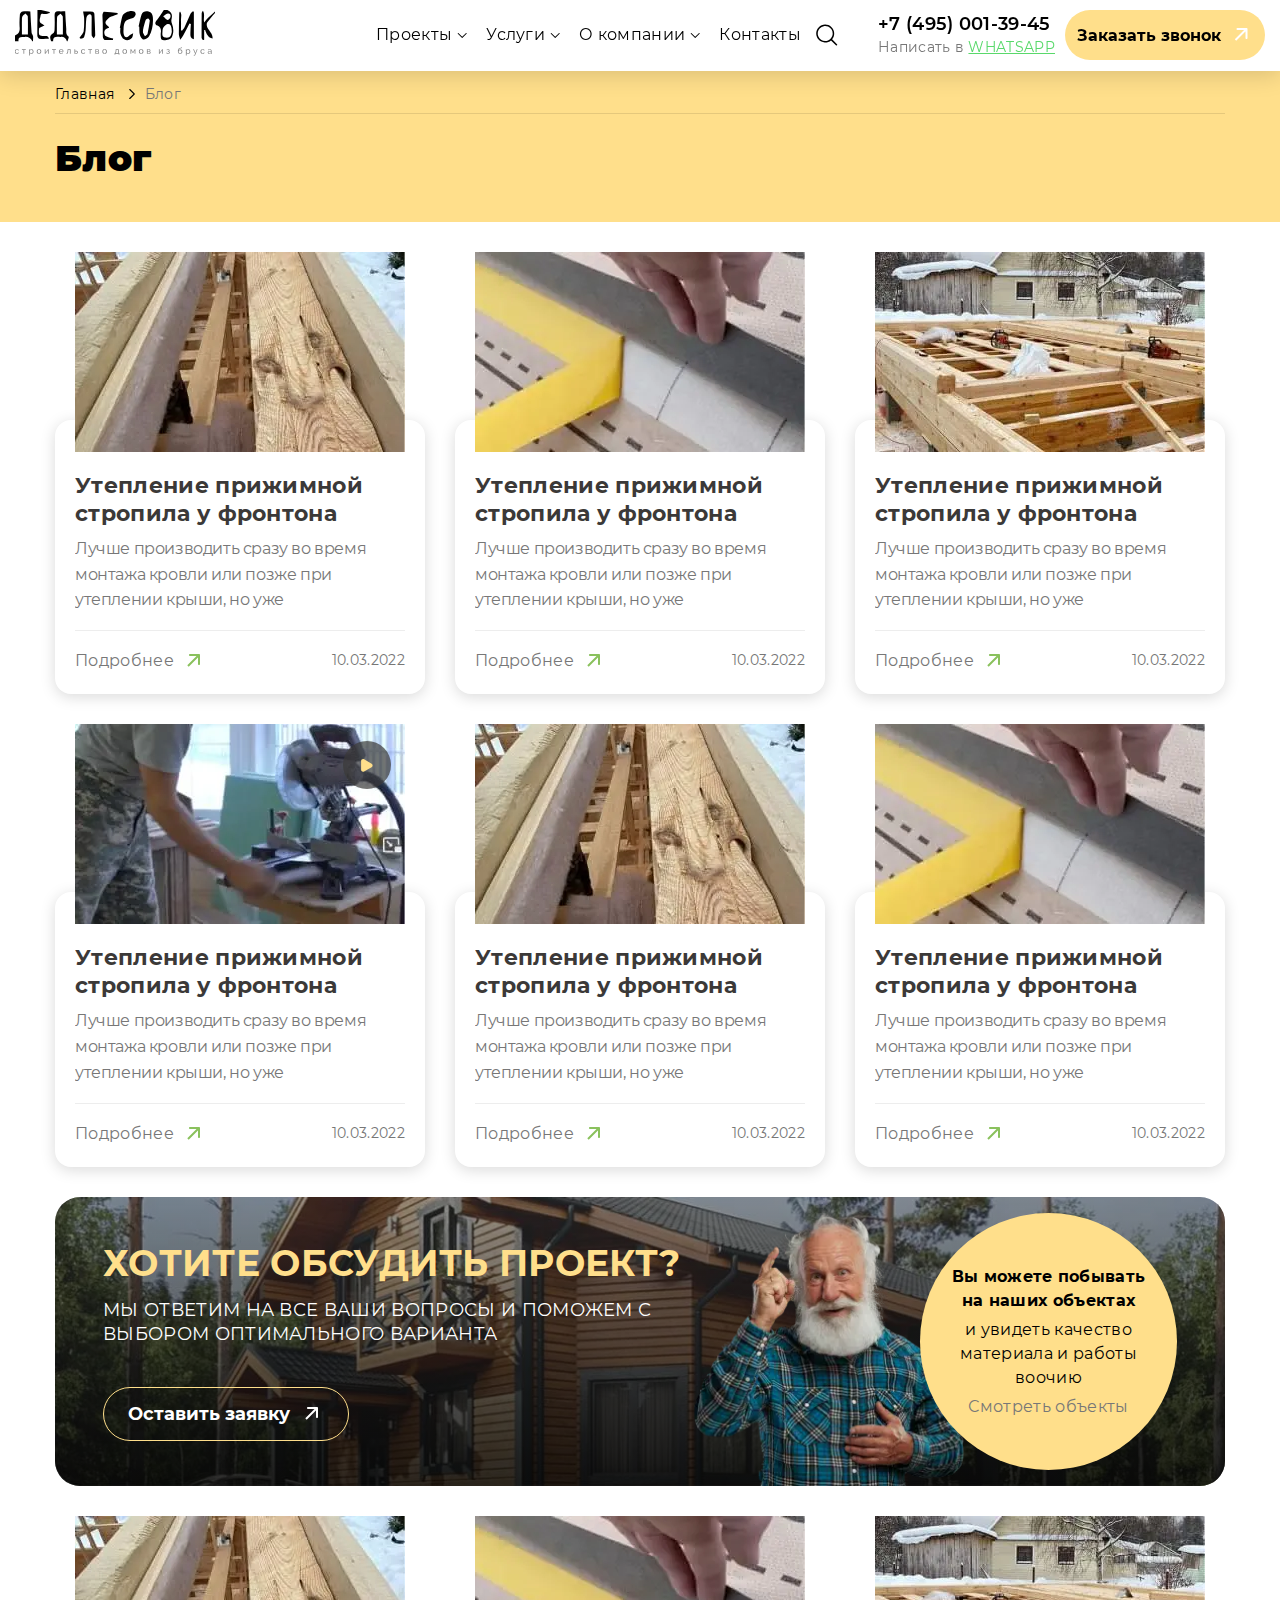
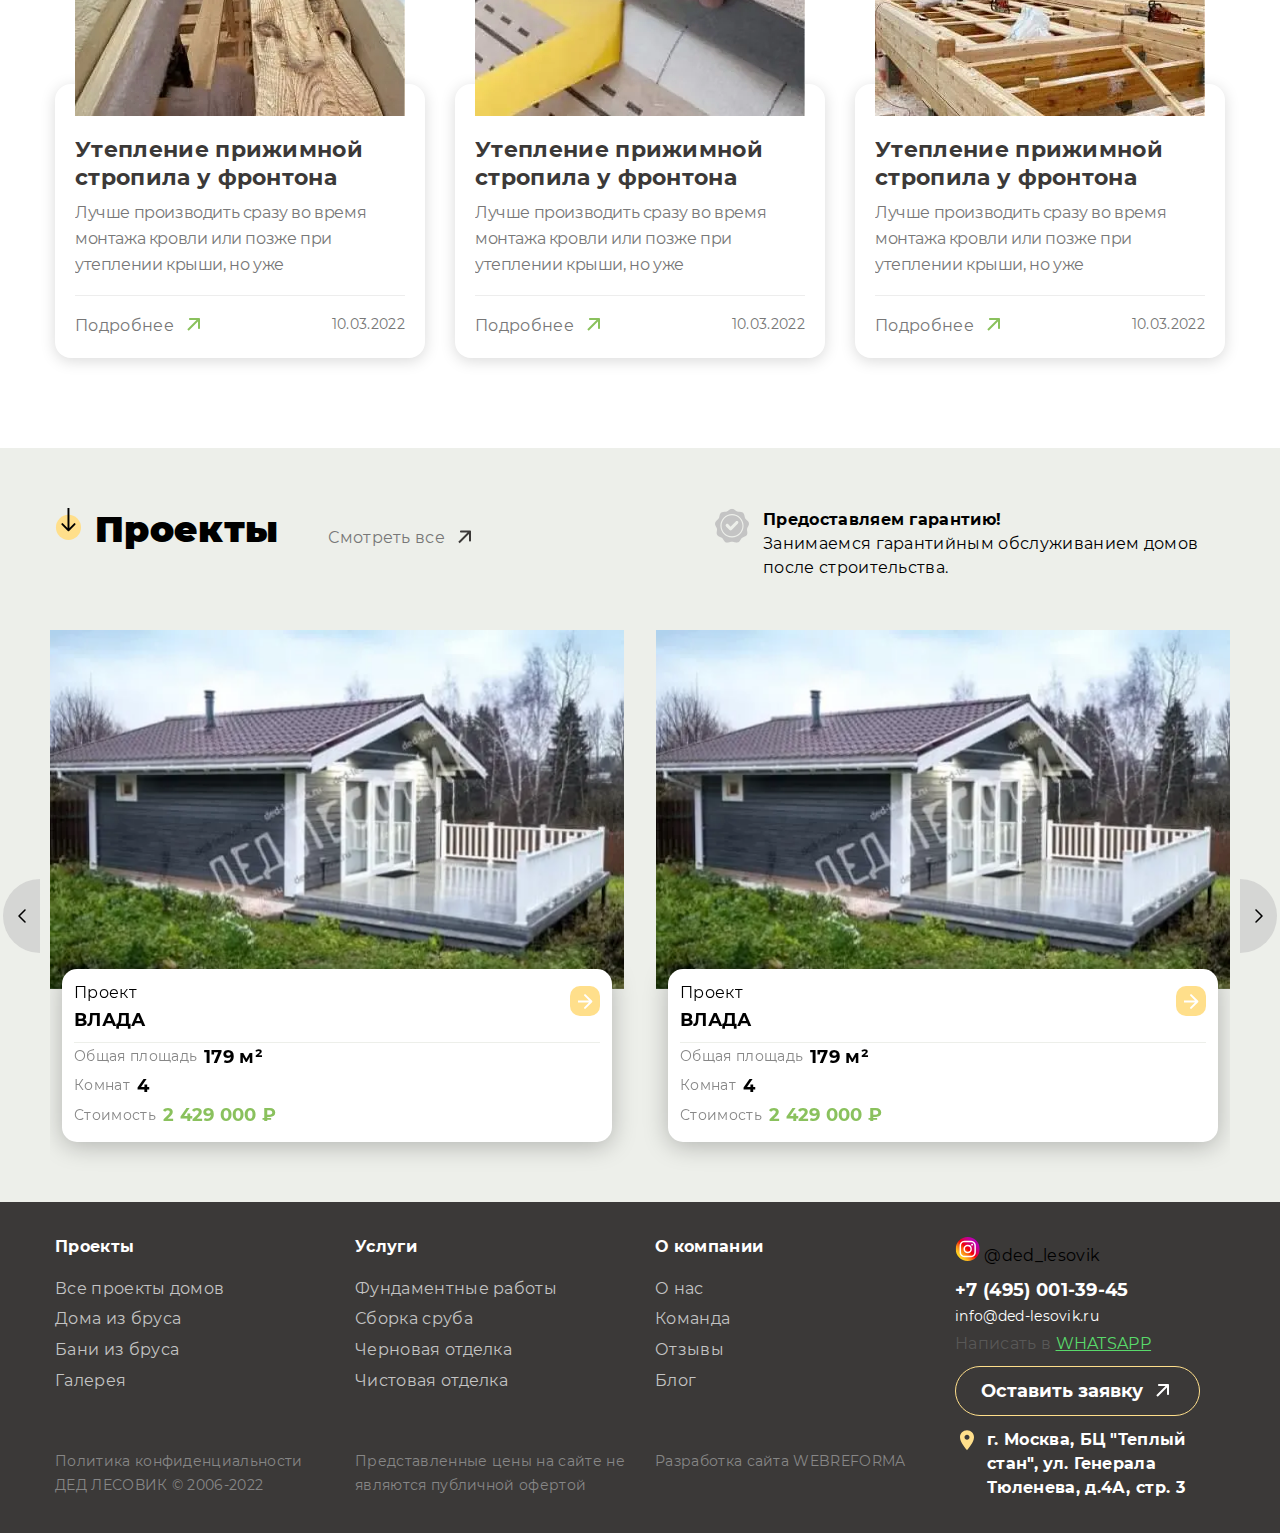
<file: blog copy.html>
<!DOCTYPE html> <html lang="en">

<head>
	<meta charset="UTF-8">
	<meta name="viewport"
				content="width=device-width, initial-scale=1.0">
	<meta name="description"
				content="">
	<meta name="keywords"
				content="">
	<link rel="shortcut icon"
				href="img/favicons/favicon.svg"
				type="image/svg+xml">
	<link rel="shortcut icon"
				href="img/favicons/favicon.webp"
				type="image/webp">
	<link rel="shortcut icon"
				href="img/favicons/favicon.png"
				type="image/x-icon">
	<link rel="stylesheet"
				href="css/libs.min.css">
	<link rel="stylesheet"
				href="css/style.min.css">
	<title>Блог</title>
</head>


<body>
    <div class="wrapper">
        <header id="header" class='header'>
            <div class='container'>
    <div class='header__inner'>
        <a href="index.html" class="header__logo">
            <img src="img/logo.svg" alt="">
        </a>
        <div class="header__mob-menu">
            <nav class="nav">
                <div class="nav__item">
                    <div class="nav__item-show">
                        <span>Проекты</span>
                        <svg width="17" height="17" viewBox="0 0 17 17" fill="none" xmlns="http://www.w3.org/2000/svg">
                            <path d="M12.6842 6.49905C12.6846 6.56486 12.6719 6.63009 12.6471 6.69101C12.6222 6.75193 12.5855 6.80733 12.5392 6.85405L8.53917 10.8541C8.49269 10.9009 8.43739 10.9381 8.37646 10.9635C8.31553 10.9889 8.25018 11.002 8.18418 11.002C8.11817 11.002 8.05282 10.9889 7.99189 10.9635C7.93096 10.9381 7.87566 10.9009 7.82918 10.8541L3.82917 6.85405C3.73502 6.7599 3.68213 6.63221 3.68213 6.49905C3.68213 6.3659 3.73502 6.23821 3.82917 6.14405C3.92333 6.0499 4.05102 5.99701 4.18417 5.99701C4.31733 5.99701 4.44502 6.0499 4.53917 6.14405L8.18417 9.79405L11.8292 6.14405C11.8757 6.09719 11.931 6.05999 11.9919 6.03461C12.0528 6.00922 12.1182 5.99615 12.1842 5.99615C12.2502 5.99615 12.3155 6.00922 12.3765 6.03461C12.4374 6.05999 12.4927 6.09719 12.5392 6.14405C12.5855 6.19077 12.6222 6.24618 12.6471 6.3071C12.6719 6.36802 12.6846 6.43325 12.6842 6.49905Z" fill="black"/>
                        </svg>
                    </div>
                    <div class="nav__item-hidden">
                        <div class="nav__item-hidden-inner">
                            <a href="" class="nav__item-link">Все проекты домов</a>
                            <a href="" class="nav__item-link">Бани из бруса</a>
                            <a href="" class="nav__item-link">Дома из бруса</a>
                            <a href="" class="nav__item-link">Галерея</a>
                        </div>
                    </div>
                </div>
                <div class="nav__item">
                    <div class="nav__item-show">
                        <span>Услуги</span>
                        <svg width="17" height="17" viewBox="0 0 17 17" fill="none" xmlns="http://www.w3.org/2000/svg">
                            <path d="M12.6842 6.49905C12.6846 6.56486 12.6719 6.63009 12.6471 6.69101C12.6222 6.75193 12.5855 6.80733 12.5392 6.85405L8.53917 10.8541C8.49269 10.9009 8.43739 10.9381 8.37646 10.9635C8.31553 10.9889 8.25018 11.002 8.18418 11.002C8.11817 11.002 8.05282 10.9889 7.99189 10.9635C7.93096 10.9381 7.87566 10.9009 7.82918 10.8541L3.82917 6.85405C3.73502 6.7599 3.68213 6.63221 3.68213 6.49905C3.68213 6.3659 3.73502 6.23821 3.82917 6.14405C3.92333 6.0499 4.05102 5.99701 4.18417 5.99701C4.31733 5.99701 4.44502 6.0499 4.53917 6.14405L8.18417 9.79405L11.8292 6.14405C11.8757 6.09719 11.931 6.05999 11.9919 6.03461C12.0528 6.00922 12.1182 5.99615 12.1842 5.99615C12.2502 5.99615 12.3155 6.00922 12.3765 6.03461C12.4374 6.05999 12.4927 6.09719 12.5392 6.14405C12.5855 6.19077 12.6222 6.24618 12.6471 6.3071C12.6719 6.36802 12.6846 6.43325 12.6842 6.49905Z" fill="black"/>
                        </svg>
                    </div>
                    <div class="nav__item-hidden">
                        <div class="nav__item-hidden-inner">
                            <a href="" class="nav__item-link">Все проекты домов</a>
                            <a href="" class="nav__item-link">Бани из бруса</a>
                            <a href="" class="nav__item-link">Дома из бруса</a>
                            <a href="" class="nav__item-link">Галерея</a>
                        </div>
                    </div>
                </div>
                <div class="nav__item">
                    <div class="nav__item-show">
                        <span>О компании</span>
                        <svg width="17" height="17" viewBox="0 0 17 17" fill="none" xmlns="http://www.w3.org/2000/svg">
                            <path d="M12.6842 6.49905C12.6846 6.56486 12.6719 6.63009 12.6471 6.69101C12.6222 6.75193 12.5855 6.80733 12.5392 6.85405L8.53917 10.8541C8.49269 10.9009 8.43739 10.9381 8.37646 10.9635C8.31553 10.9889 8.25018 11.002 8.18418 11.002C8.11817 11.002 8.05282 10.9889 7.99189 10.9635C7.93096 10.9381 7.87566 10.9009 7.82918 10.8541L3.82917 6.85405C3.73502 6.7599 3.68213 6.63221 3.68213 6.49905C3.68213 6.3659 3.73502 6.23821 3.82917 6.14405C3.92333 6.0499 4.05102 5.99701 4.18417 5.99701C4.31733 5.99701 4.44502 6.0499 4.53917 6.14405L8.18417 9.79405L11.8292 6.14405C11.8757 6.09719 11.931 6.05999 11.9919 6.03461C12.0528 6.00922 12.1182 5.99615 12.1842 5.99615C12.2502 5.99615 12.3155 6.00922 12.3765 6.03461C12.4374 6.05999 12.4927 6.09719 12.5392 6.14405C12.5855 6.19077 12.6222 6.24618 12.6471 6.3071C12.6719 6.36802 12.6846 6.43325 12.6842 6.49905Z" fill="black"/>
                        </svg>
                    </div>
                    <div class="nav__item-hidden">
                        <div class="nav__item-hidden-inner">
                            <a href="" class="nav__item-link">Дома из бруса</a>
                            <a href="" class="nav__item-link">Галерея</a>
                        </div>
                    </div>
                </div>
                <div class="nav__item">
                    <a href="" class="nav__item-link2">Контакты</a>
                </div>
            </nav>
            <button class="header__btn btn btn-yellow">
                <span>Заказать звонок</span>
                <svg width="25" height="24" viewBox="0 0 25 24" fill="none" xmlns="http://www.w3.org/2000/svg">
                    <path d="M18.5 6C18.5 5.44771 18.0523 5 17.5 5L8.5 5C7.94772 5 7.5 5.44771 7.5 6C7.5 6.55228 7.94772 7 8.5 7L16.5 7L16.5 15C16.5 15.5523 16.9477 16 17.5 16C18.0523 16 18.5 15.5523 18.5 15L18.5 6ZM7.20711 17.7071L18.2071 6.70711L16.7929 5.29289L5.79289 16.2929L7.20711 17.7071Z" fill="white"/>
                </svg>
            </button>
        </div>
        <div class="header__search header__search-active">
            <button class="header__search-btn btn">
                <svg width="22" height="22" viewBox="0 0 22 22" fill="none" xmlns="http://www.w3.org/2000/svg">
                    <path d="M20.9852 20.2175L16.1102 15.3425H16.0577C17.5603 13.5708 18.3196 11.2867 18.1768 8.96798C18.0341 6.64929 17.0002 4.47562 15.2916 2.90166C13.583 1.32771 11.332 0.475392 9.00937 0.523011C6.68677 0.57063 4.47256 1.51449 2.82989 3.15716C1.18722 4.79983 0.24336 7.01405 0.195741 9.33664C0.148122 11.6592 1.00044 13.9103 2.57439 15.6189C4.14835 17.3275 6.32202 18.3613 8.64071 18.5041C10.9594 18.6469 13.2435 17.8876 15.0152 16.3849C15.0152 16.3849 15.0152 16.4224 15.0152 16.4374L19.8902 21.3125C19.9599 21.3827 20.0429 21.4385 20.1342 21.4766C20.2256 21.5147 20.3237 21.5343 20.4227 21.5343C20.5217 21.5343 20.6197 21.5147 20.7111 21.4766C20.8025 21.4385 20.8855 21.3827 20.9552 21.3125C21.0321 21.2444 21.0942 21.1612 21.1376 21.0682C21.181 20.9751 21.2049 20.8741 21.2077 20.7715C21.2105 20.6688 21.1922 20.5667 21.154 20.4714C21.1157 20.3761 21.0582 20.2896 20.9852 20.2175ZM9.20268 16.9999C7.71932 16.9999 6.26927 16.5601 5.0359 15.736C3.80253 14.9119 2.84124 13.7405 2.27358 12.3701C1.70592 10.9996 1.5574 9.49163 1.84679 8.03677C2.13618 6.58191 2.85048 5.24554 3.89938 4.19665C4.94827 3.14775 6.28464 2.43345 7.7395 2.14406C9.19436 1.85467 10.7024 2.00319 12.0728 2.57085C13.4433 3.13851 14.6146 4.0998 15.4387 5.33317C16.2628 6.56654 16.7027 8.01659 16.7027 9.49995C16.7027 10.4849 16.5087 11.4601 16.1318 12.3701C15.7549 13.28 15.2024 14.1068 14.506 14.8033C13.8095 15.4997 12.9827 16.0521 12.0728 16.429C11.1629 16.806 10.1876 16.9999 9.20268 16.9999Z" fill="black"/>
                </svg>
            </button>
            <div class="header__search-show">
                <input type="text" placeholder="Поиск">
                <button class="header__search-clear btn">
                    <svg width="18" height="18" viewBox="0 0 18 18" fill="none" xmlns="http://www.w3.org/2000/svg">
                        <path d="M11.029 6.05197C10.9066 6.17368 10.8458 6.33365 10.8458 6.49363C10.8458 6.65361 10.9066 6.81359 11.029 6.93529C11.273 7.17934 11.6689 7.17934 11.9129 6.93529L16.9149 1.93837C17.1589 1.69432 17.1589 1.29909 16.9149 1.05504C16.6708 0.810998 16.275 0.810998 16.0309 1.05504L11.029 6.05197Z" fill="#C4C4C4"/>
                        <path d="M8.96998 9.87574L16.0309 16.9304C16.275 17.1745 16.6708 17.1745 16.9149 16.9304C17.1589 16.6864 17.2668 16.2911 17.0222 16.0471L9.62746 8.55138L9.62746 8.36568L9.41102 8.36568L1.90904 0.962824C1.665 0.718781 1.26913 0.765205 1.02509 1.00862C0.902753 1.13033 0.841899 1.31352 0.841899 1.4735C0.841899 1.63347 0.902753 1.80474 1.02509 1.92645L8.08541 8.98677L1.02446 16.0439C0.902125 16.1657 0.841271 16.3275 0.841271 16.4869C0.841271 16.6462 0.902125 16.8074 1.02446 16.9292C1.2685 17.1732 1.66437 17.1738 1.90841 16.9298L8.96998 9.87574Z" fill="#C4C4C4"/>
                    </svg>
                </button>

            </div>
            <div class="header__search-hidden">
                <a href="" class="header__search-item">
                    <img src="img/search.webp" alt="">
                    <span>Название дома</span>
                </a>
                <a href="" class="header__search-item">
                    <img src="img/search.webp" alt="">
                    <span>Название дома</span>
                </a>
                <a href="" class="header__search-item">
                    <img src="img/search.webp" alt="">
                    <span>Название дома</span>
                </a>
                <a href="" class="header__search-link btn-link">
                    <span>Все результаты поиска</span>
                    <svg width="24" height="24" viewBox="0 0 24 24" fill="none" xmlns="http://www.w3.org/2000/svg">
                        <path d="M18 6C18 5.44771 17.5523 5 17 5L8 5C7.44772 5 7 5.44771 7 6C7 6.55228 7.44772 7 8 7L16 7L16 15C16 15.5523 16.4477 16 17 16C17.5523 16 18 15.5523 18 15L18 6ZM6.70711 17.7071L17.7071 6.70711L16.2929 5.29289L5.29289 16.2929L6.70711 17.7071Z" fill="#3B3938"/>
                    </svg>
                </a>
            </div>

        </div>
        <a href="" class="header__instagram">
            <img src="img/instagram.svg" alt="">
        </a>
        <div class="header__contacts">
            <a href="tel:+7 (495) 001-39-45" class="header__phone">+7 (495) 001-39-45</a>
            <div class="header__whatsapp">
                <span>Написать в </span>
                <a href="">WHATSAPP</a>
            </div>
        </div>
        <button class="header__burger"></button>
    </div>
</div>
        </header>

        <main class="content">

            <section class='page-top'>
                <div class='container'>
                    <div class="breadcrumbs">
                        <a href="" class="breadcrumbs__item">Главная</a>
                        <span class="breadcrumbs__item">Блог</span>
                    </div>
                    <h1 class="page-top__title title1-bold">Блог </h1>
                </div>
            </section>


            <section class='blog'>
                <div class='container'>
                    <div class='blog__items'>
                        <div class="blog__item">
                            <a href="" class="blog-card">
    <div class="blog-card__top">
        <img src="img/blog.webp" alt="">
    </div>
    <div class="blog-card__bottom">
        <h4 class="blog-card__title">Утепление прижимной стропила у фронтона</h4>
        <p class="blog-card__desc">Лучше производить сразу во время монтажа кровли или позже при утеплении крыши, но уже</p>
        <div class="blog-card__nav">
            <div class="blog-card__link btn-link">
                <span>Подробнее</span>
                <svg width="24" height="24" viewBox="0 0 24 24" fill="none" xmlns="http://www.w3.org/2000/svg">
                    <path d="M18 6C18 5.44771 17.5523 5 17 5L8 5C7.44772 5 7 5.44771 7 6C7 6.55228 7.44772 7 8 7L16 7L16 15C16 15.5523 16.4477 16 17 16C17.5523 16 18 15.5523 18 15L18 6ZM6.70711 17.7071L17.7071 6.70711L16.2929 5.29289L5.29289 16.2929L6.70711 17.7071Z" fill="#8AC15D"/>
                </svg>
            </div>
            <span class="blog-card__date">10.03.2022</span>
        </div>
    </div>
</a>
                        </div>
                        <div class="blog__item">
                            <a href="" class="blog-card">
    <div class="blog-card__top">
        <img src="img/blog2.webp" alt="">
    </div>
    <div class="blog-card__bottom">
        <h4 class="blog-card__title">Утепление прижимной стропила у фронтона</h4>
        <p class="blog-card__desc">Лучше производить сразу во время монтажа кровли или позже при утеплении крыши, но уже</p>
        <div class="blog-card__nav">
            <div class="blog-card__link btn-link">
                <span>Подробнее</span>
                <svg width="24" height="24" viewBox="0 0 24 24" fill="none" xmlns="http://www.w3.org/2000/svg">
                    <path d="M18 6C18 5.44771 17.5523 5 17 5L8 5C7.44772 5 7 5.44771 7 6C7 6.55228 7.44772 7 8 7L16 7L16 15C16 15.5523 16.4477 16 17 16C17.5523 16 18 15.5523 18 15L18 6ZM6.70711 17.7071L17.7071 6.70711L16.2929 5.29289L5.29289 16.2929L6.70711 17.7071Z" fill="#8AC15D"/>
                </svg>
            </div>
            <span class="blog-card__date">10.03.2022</span>
        </div>
    </div>
</a>
                        </div>
                        <div class="blog__item">
                            <a href="" class="blog-card">
    <div class="blog-card__top">
        <img src="img/blog3.webp" alt="">
    </div>
    <div class="blog-card__bottom">
        <h4 class="blog-card__title">Утепление прижимной стропила у фронтона</h4>
        <p class="blog-card__desc">Лучше производить сразу во время монтажа кровли или позже при утеплении крыши, но уже</p>
        <div class="blog-card__nav">
            <div class="blog-card__link btn-link">
                <span>Подробнее</span>
                <svg width="24" height="24" viewBox="0 0 24 24" fill="none" xmlns="http://www.w3.org/2000/svg">
                    <path d="M18 6C18 5.44771 17.5523 5 17 5L8 5C7.44772 5 7 5.44771 7 6C7 6.55228 7.44772 7 8 7L16 7L16 15C16 15.5523 16.4477 16 17 16C17.5523 16 18 15.5523 18 15L18 6ZM6.70711 17.7071L17.7071 6.70711L16.2929 5.29289L5.29289 16.2929L6.70711 17.7071Z" fill="#8AC15D"/>
                </svg>
            </div>
            <span class="blog-card__date">10.03.2022</span>
        </div>
    </div>
</a>
                        </div>
                        <div class="blog__item">
                            <a href="" class="blog-card">
                                <div class="blog-card__top">
                                    <button class="blog-card__play btn">
                                        <svg width="12" height="13" viewBox="0 0 12 13" fill="none" xmlns="http://www.w3.org/2000/svg">
                                            <path d="M10.5996 4.66797C11.9329 5.43777 11.9329 7.36227 10.5996 8.13207L3.09961 12.4622C1.76628 13.232 0.0996116 12.2698 0.0996117 10.7301L0.099612 2.06989C0.0996121 0.530293 1.76628 -0.431954 3.09961 0.337847L10.5996 4.66797Z" fill="#FFDF8B"/>
                                        </svg>
                                    </button>
                                    <img src="img/blog4.webp" alt="">
                                </div>
                                <div class="blog-card__bottom">
                                    <h4 class="blog-card__title">Утепление прижимной стропила у фронтона</h4>
                                    <p class="blog-card__desc">Лучше производить сразу во время монтажа кровли или позже при утеплении крыши, но уже</p>
                                    <div class="blog-card__nav">
                                        <div class="blog-card__link btn-link">
                                            <span>Подробнее</span>
                                            <svg width="24" height="24" viewBox="0 0 24 24" fill="none" xmlns="http://www.w3.org/2000/svg">
                                                <path d="M18 6C18 5.44771 17.5523 5 17 5L8 5C7.44772 5 7 5.44771 7 6C7 6.55228 7.44772 7 8 7L16 7L16 15C16 15.5523 16.4477 16 17 16C17.5523 16 18 15.5523 18 15L18 6ZM6.70711 17.7071L17.7071 6.70711L16.2929 5.29289L5.29289 16.2929L6.70711 17.7071Z" fill="#8AC15D"/>
                                            </svg>
                                        </div>
                                        <span class="blog-card__date">10.03.2022</span>
                                    </div>
                                </div>
                            </a>
                        </div>
                        <div class="blog__item">
                            <a href="" class="blog-card">
    <div class="blog-card__top">
        <img src="img/blog.webp" alt="">
    </div>
    <div class="blog-card__bottom">
        <h4 class="blog-card__title">Утепление прижимной стропила у фронтона</h4>
        <p class="blog-card__desc">Лучше производить сразу во время монтажа кровли или позже при утеплении крыши, но уже</p>
        <div class="blog-card__nav">
            <div class="blog-card__link btn-link">
                <span>Подробнее</span>
                <svg width="24" height="24" viewBox="0 0 24 24" fill="none" xmlns="http://www.w3.org/2000/svg">
                    <path d="M18 6C18 5.44771 17.5523 5 17 5L8 5C7.44772 5 7 5.44771 7 6C7 6.55228 7.44772 7 8 7L16 7L16 15C16 15.5523 16.4477 16 17 16C17.5523 16 18 15.5523 18 15L18 6ZM6.70711 17.7071L17.7071 6.70711L16.2929 5.29289L5.29289 16.2929L6.70711 17.7071Z" fill="#8AC15D"/>
                </svg>
            </div>
            <span class="blog-card__date">10.03.2022</span>
        </div>
    </div>
</a>
                        </div>
                        <div class="blog__item">
                            <a href="" class="blog-card">
    <div class="blog-card__top">
        <img src="img/blog2.webp" alt="">
    </div>
    <div class="blog-card__bottom">
        <h4 class="blog-card__title">Утепление прижимной стропила у фронтона</h4>
        <p class="blog-card__desc">Лучше производить сразу во время монтажа кровли или позже при утеплении крыши, но уже</p>
        <div class="blog-card__nav">
            <div class="blog-card__link btn-link">
                <span>Подробнее</span>
                <svg width="24" height="24" viewBox="0 0 24 24" fill="none" xmlns="http://www.w3.org/2000/svg">
                    <path d="M18 6C18 5.44771 17.5523 5 17 5L8 5C7.44772 5 7 5.44771 7 6C7 6.55228 7.44772 7 8 7L16 7L16 15C16 15.5523 16.4477 16 17 16C17.5523 16 18 15.5523 18 15L18 6ZM6.70711 17.7071L17.7071 6.70711L16.2929 5.29289L5.29289 16.2929L6.70711 17.7071Z" fill="#8AC15D"/>
                </svg>
            </div>
            <span class="blog-card__date">10.03.2022</span>
        </div>
    </div>
</a>
                        </div>
                        <div class="blog__consult">
                            <div class='consult__inner'>
    <div class="consult__left">
        <div class="consult__title">ХОТИТЕ ОБСУДИТЬ ПРОЕКТ?</div>
        <div class="consult__desc">МЫ ОТВЕТИМ НА ВСЕ ВАШИ ВОПРОСЫ И ПОМОЖЕМ С ВЫБОРОМ ОПТИМАЛЬНОГО ВАРИАНТА</div>
        <button class="consult__btn btn btn-yellow-outline">
        <span>Оставить заявку</span>
        <svg width="24" height="24" viewBox="0 0 24 24" fill="none" xmlns="http://www.w3.org/2000/svg">
            <path d="M18 6C18 5.44771 17.5523 5 17 5L8 5C7.44772 5 7 5.44771 7 6C7 6.55228 7.44772 7 8 7L16 7L16 15C16 15.5523 16.4477 16 17 16C17.5523 16 18 15.5523 18 15L18 6ZM6.70711 17.7071L17.7071 6.70711L16.2929 5.29289L5.29289 16.2929L6.70711 17.7071Z" fill="white"></path>
        </svg>
    </button>
    </div>
    <img src="img/man2.webp" alt="" class="consult__img">
    <div class="consult__hint">
        <div class="consult__hint-title">Вы можете побывать на наших объектах</div>
        <div class="consult__hint-desc">и увидеть качество материала и работы воочию</div>
        <a href="" class="consult__hint-link">Смотреть объекты</a>
    </div>
</div>
                        </div>
                        <div class="blog__item">
                            <a href="" class="blog-card">
    <div class="blog-card__top">
        <img src="img/blog.webp" alt="">
    </div>
    <div class="blog-card__bottom">
        <h4 class="blog-card__title">Утепление прижимной стропила у фронтона</h4>
        <p class="blog-card__desc">Лучше производить сразу во время монтажа кровли или позже при утеплении крыши, но уже</p>
        <div class="blog-card__nav">
            <div class="blog-card__link btn-link">
                <span>Подробнее</span>
                <svg width="24" height="24" viewBox="0 0 24 24" fill="none" xmlns="http://www.w3.org/2000/svg">
                    <path d="M18 6C18 5.44771 17.5523 5 17 5L8 5C7.44772 5 7 5.44771 7 6C7 6.55228 7.44772 7 8 7L16 7L16 15C16 15.5523 16.4477 16 17 16C17.5523 16 18 15.5523 18 15L18 6ZM6.70711 17.7071L17.7071 6.70711L16.2929 5.29289L5.29289 16.2929L6.70711 17.7071Z" fill="#8AC15D"/>
                </svg>
            </div>
            <span class="blog-card__date">10.03.2022</span>
        </div>
    </div>
</a>
                        </div>
                        <div class="blog__item">
                            <a href="" class="blog-card">
    <div class="blog-card__top">
        <img src="img/blog2.webp" alt="">
    </div>
    <div class="blog-card__bottom">
        <h4 class="blog-card__title">Утепление прижимной стропила у фронтона</h4>
        <p class="blog-card__desc">Лучше производить сразу во время монтажа кровли или позже при утеплении крыши, но уже</p>
        <div class="blog-card__nav">
            <div class="blog-card__link btn-link">
                <span>Подробнее</span>
                <svg width="24" height="24" viewBox="0 0 24 24" fill="none" xmlns="http://www.w3.org/2000/svg">
                    <path d="M18 6C18 5.44771 17.5523 5 17 5L8 5C7.44772 5 7 5.44771 7 6C7 6.55228 7.44772 7 8 7L16 7L16 15C16 15.5523 16.4477 16 17 16C17.5523 16 18 15.5523 18 15L18 6ZM6.70711 17.7071L17.7071 6.70711L16.2929 5.29289L5.29289 16.2929L6.70711 17.7071Z" fill="#8AC15D"/>
                </svg>
            </div>
            <span class="blog-card__date">10.03.2022</span>
        </div>
    </div>
</a>
                        </div>
                        <div class="blog__item">
                            <a href="" class="blog-card">
    <div class="blog-card__top">
        <img src="img/blog3.webp" alt="">
    </div>
    <div class="blog-card__bottom">
        <h4 class="blog-card__title">Утепление прижимной стропила у фронтона</h4>
        <p class="blog-card__desc">Лучше производить сразу во время монтажа кровли или позже при утеплении крыши, но уже</p>
        <div class="blog-card__nav">
            <div class="blog-card__link btn-link">
                <span>Подробнее</span>
                <svg width="24" height="24" viewBox="0 0 24 24" fill="none" xmlns="http://www.w3.org/2000/svg">
                    <path d="M18 6C18 5.44771 17.5523 5 17 5L8 5C7.44772 5 7 5.44771 7 6C7 6.55228 7.44772 7 8 7L16 7L16 15C16 15.5523 16.4477 16 17 16C17.5523 16 18 15.5523 18 15L18 6ZM6.70711 17.7071L17.7071 6.70711L16.2929 5.29289L5.29289 16.2929L6.70711 17.7071Z" fill="#8AC15D"/>
                </svg>
            </div>
            <span class="blog-card__date">10.03.2022</span>
        </div>
    </div>
</a>
                        </div>
                    </div>
                </div>
            </section>


            <section class='projects-info projects-info--catalog-item tab-parent'>
                <div class='container'>
                    <div class='projects-info__top'>
                        <div class="projects-info__left">
                            <div class="projects-info__left-wrap">
                                <div class="arrow-title">
                                    <h2 class="projects-info__title title1-bold">
                                        Проекты
                                    </h2>
                                    <div class="projects-info__arrow arrow-title__img"></div>
                                </div>
                                <a href="" class="projects-info__link btn-link">
                                    <span>Смотреть все</span>
                                    <svg width="24" height="25" viewBox="0 0 24 25" fill="none" xmlns="http://www.w3.org/2000/svg">
                                    <path d="M18 6.45288C18 5.90059 17.5523 5.45288 17 5.45288L8 5.45288C7.44772 5.45288 7 5.9006 7 6.45288C7 7.00516 7.44772 7.45288 8 7.45288L16 7.45288L16 15.4529C16 16.0052 16.4477 16.4529 17 16.4529C17.5523 16.4529 18 16.0052 18 15.4529L18 6.45288ZM6.70711 18.16L17.7071 7.15999L16.2929 5.74577L5.29289 16.7458L6.70711 18.16Z" fill="#3B3938"/>
                                </svg>
                                </a>
                            </div>
                        </div>
                        <div class="projects-info__right">
                            <div class="projects-info__item">
                                <div class="projects-info__item-img">
                                    <img src="img/garant.svg" alt="">
                                </div>
                                <div class="projects-info__item-content text-large">
                                    <strong>Предоставляем гарантию! </strong>
                                    <span>Занимаемся гарантийным обслуживанием домов после строительства.</span>
                                </div>
                            </div>
                        </div>
                    </div>
                </div>
                <div class="projects-info__bottom">
                    <div class="projects-info__slider project-slider1-container">
                        <div class='projects-info__slider-prev swiper-button-prev slider-btn2 slider-btn2--prev'>
                            <svg width="8" height="14" viewBox="0 0 8 14" fill="none" xmlns="http://www.w3.org/2000/svg">
                                <path d="M7.00002 13.75C6.90131 13.7506 6.80346 13.7317 6.71208 13.6943C6.62071 13.657 6.5376 13.602 6.46752 13.5325L0.467515 7.53252C0.397219 7.46279 0.341423 7.37984 0.303347 7.28845C0.26527 7.19706 0.245667 7.09903 0.245667 7.00002C0.245667 6.90101 0.26527 6.80298 0.303347 6.71158C0.341423 6.62019 0.397219 6.53724 0.467515 6.46752L6.46752 0.467517C6.60874 0.326289 6.80029 0.246948 7.00002 0.246948C7.19974 0.246948 7.39129 0.326289 7.53251 0.467517C7.67374 0.608745 7.75308 0.800291 7.75308 1.00002C7.75308 1.19974 7.67374 1.39129 7.53251 1.53252L2.05752 7.00002L7.53251 12.4675C7.60281 12.5372 7.65861 12.6202 7.69668 12.7116C7.73476 12.803 7.75436 12.901 7.75436 13C7.75436 13.099 7.73476 13.1971 7.69668 13.2885C7.65861 13.3798 7.60281 13.4628 7.53251 13.5325C7.46243 13.602 7.37932 13.657 7.28795 13.6943C7.19657 13.7317 7.09872 13.7506 7.00002 13.75Z" fill="black"/>
                            </svg>
                        </div>
                        <div class='swiper-container project-slider1'>
                            <div class='swiper-wrapper'>
                                <div class='projects-info__slider-item swiper-slide'>
                                    <div class="project-card">
    <div class="project-card__top">
        <div class='swiper-container'>
            <div class='swiper-wrapper'>
                <div class='swiper-slide'>
                    <img src="img/home3.webp" alt="" class="project-card__img project-card__img--active" data-tab-path="1">
                </div>
                <div class='swiper-slide'>
                    <img src="img/home2.webp" alt="" class="project-card__img project-card__img--active" data-tab-path="1">
                </div>
                <div class='swiper-slide'>
                    <img src="img/home4.webp" alt="" class="project-card__img project-card__img--active" data-tab-path="1">
                </div>
                <div class='swiper-slide'>
                    <img src="img/home5.webp" alt="" class="project-card__img project-card__img--active" data-tab-path="1">
                </div>
                <div class='swiper-slide'>
                    <img src="img/home3.webp" alt="" class="project-card__img project-card__img--active" data-tab-path="1">
                </div>
            </div>

        </div>
        <div class='swiper-pagination'></div>
        <div class='swiper-button-prev slider-btn'>
            <svg width="8" height="14" viewBox="0 0 8 14" fill="none" xmlns="http://www.w3.org/2000/svg">
                <path d="M7.00002 13.75C6.90131 13.7506 6.80346 13.7317 6.71208 13.6943C6.62071 13.657 6.5376 13.602 6.46752 13.5325L0.467515 7.53252C0.397219 7.46279 0.341423 7.37984 0.303347 7.28845C0.26527 7.19706 0.245667 7.09903 0.245667 7.00002C0.245667 6.90101 0.26527 6.80298 0.303347 6.71158C0.341423 6.62019 0.397219 6.53724 0.467515 6.46752L6.46752 0.467517C6.60874 0.326289 6.80029 0.246948 7.00002 0.246948C7.19974 0.246948 7.39129 0.326289 7.53251 0.467517C7.67374 0.608745 7.75308 0.800291 7.75308 1.00002C7.75308 1.19974 7.67374 1.39129 7.53251 1.53252L2.05752 7.00002L7.53251 12.4675C7.60281 12.5372 7.65861 12.6202 7.69668 12.7116C7.73476 12.803 7.75436 12.901 7.75436 13C7.75436 13.099 7.73476 13.1971 7.69668 13.2885C7.65861 13.3798 7.60281 13.4628 7.53251 13.5325C7.46243 13.602 7.37932 13.657 7.28795 13.6943C7.19657 13.7317 7.09872 13.7506 7.00002 13.75Z" fill="black"/>
            </svg>
        </div>
        <div class='swiper-button-next slider-btn'>
            <svg width="8" height="14" viewBox="0 0 8 14" fill="none" xmlns="http://www.w3.org/2000/svg">
                <path d="M0.999986 0.24693C1.09869 0.246359 1.19654 0.265277 1.28792 0.302601C1.37929 0.339924 1.4624 0.39492 1.53249 0.46443L7.53249 6.46443C7.60278 6.53415 7.65858 6.6171 7.69665 6.7085C7.73473 6.79989 7.75433 6.89792 7.75433 6.99693C7.75433 7.09594 7.73473 7.19397 7.69665 7.28536C7.65858 7.37676 7.60278 7.45971 7.53249 7.52943L1.53248 13.5294C1.39126 13.6707 1.19971 13.75 0.999985 13.75C0.800259 13.75 0.608713 13.6707 0.467485 13.5294C0.326258 13.3882 0.246916 13.1967 0.246916 12.9969C0.246916 12.7972 0.326258 12.6057 0.467486 12.4644L5.94249 6.99693L0.467486 1.52943C0.39719 1.45971 0.341393 1.37676 0.303317 1.28536C0.26524 1.19397 0.245637 1.09594 0.245637 0.996929C0.245637 0.897921 0.26524 0.799892 0.303317 0.708497C0.341393 0.617103 0.39719 0.534152 0.467487 0.46443C0.537567 0.39492 0.620677 0.339924 0.712055 0.302601C0.803434 0.265277 0.901281 0.246359 0.999986 0.24693Z" fill="black"/>
            </svg>
        </div>
    </div>
    <div class="project-card__bottom">
        <a href="" class="project-card__info">
            <div class="project-card__title">
                <div class="project-card__arrow">
                    <img src="img/arrow2.svg" alt="">
                </div>
                <div class="project-card__title-text title3">
                    Проект <strong>ВЛАДА</strong>
                </div>
            </div>
            <div class="project-card__items">
                <div class="project-card__item">
                    <div class="project-card__item-title">Общая площадь</div>
                    <div class="project-card__item-desc">179 м²</div>
                </div>
                <div class="project-card__item">
                    <div class="project-card__item-title">Комнат</div>
                    <div class="project-card__item-desc">4</div>
                </div>
                <div class="project-card__item">
                    <div class="project-card__item-title">Стоимость</div>
                    <div class="project-card__item-desc project-card__item-desc--green">2 429 000 ₽</div>
                </div>
            </div>
        </a>
    </div>
</div>
                                </div>
                                <div class='projects-info__slider-item swiper-slide'>
                                    <div class="project-card">
    <div class="project-card__top">
        <div class='swiper-container'>
            <div class='swiper-wrapper'>
                <div class='swiper-slide'>
                    <img src="img/home3.webp" alt="" class="project-card__img project-card__img--active" data-tab-path="1">
                </div>
                <div class='swiper-slide'>
                    <img src="img/home2.webp" alt="" class="project-card__img project-card__img--active" data-tab-path="1">
                </div>
                <div class='swiper-slide'>
                    <img src="img/home4.webp" alt="" class="project-card__img project-card__img--active" data-tab-path="1">
                </div>
                <div class='swiper-slide'>
                    <img src="img/home5.webp" alt="" class="project-card__img project-card__img--active" data-tab-path="1">
                </div>
                <div class='swiper-slide'>
                    <img src="img/home3.webp" alt="" class="project-card__img project-card__img--active" data-tab-path="1">
                </div>
            </div>

        </div>
        <div class='swiper-pagination'></div>
        <div class='swiper-button-prev slider-btn'>
            <svg width="8" height="14" viewBox="0 0 8 14" fill="none" xmlns="http://www.w3.org/2000/svg">
                <path d="M7.00002 13.75C6.90131 13.7506 6.80346 13.7317 6.71208 13.6943C6.62071 13.657 6.5376 13.602 6.46752 13.5325L0.467515 7.53252C0.397219 7.46279 0.341423 7.37984 0.303347 7.28845C0.26527 7.19706 0.245667 7.09903 0.245667 7.00002C0.245667 6.90101 0.26527 6.80298 0.303347 6.71158C0.341423 6.62019 0.397219 6.53724 0.467515 6.46752L6.46752 0.467517C6.60874 0.326289 6.80029 0.246948 7.00002 0.246948C7.19974 0.246948 7.39129 0.326289 7.53251 0.467517C7.67374 0.608745 7.75308 0.800291 7.75308 1.00002C7.75308 1.19974 7.67374 1.39129 7.53251 1.53252L2.05752 7.00002L7.53251 12.4675C7.60281 12.5372 7.65861 12.6202 7.69668 12.7116C7.73476 12.803 7.75436 12.901 7.75436 13C7.75436 13.099 7.73476 13.1971 7.69668 13.2885C7.65861 13.3798 7.60281 13.4628 7.53251 13.5325C7.46243 13.602 7.37932 13.657 7.28795 13.6943C7.19657 13.7317 7.09872 13.7506 7.00002 13.75Z" fill="black"/>
            </svg>
        </div>
        <div class='swiper-button-next slider-btn'>
            <svg width="8" height="14" viewBox="0 0 8 14" fill="none" xmlns="http://www.w3.org/2000/svg">
                <path d="M0.999986 0.24693C1.09869 0.246359 1.19654 0.265277 1.28792 0.302601C1.37929 0.339924 1.4624 0.39492 1.53249 0.46443L7.53249 6.46443C7.60278 6.53415 7.65858 6.6171 7.69665 6.7085C7.73473 6.79989 7.75433 6.89792 7.75433 6.99693C7.75433 7.09594 7.73473 7.19397 7.69665 7.28536C7.65858 7.37676 7.60278 7.45971 7.53249 7.52943L1.53248 13.5294C1.39126 13.6707 1.19971 13.75 0.999985 13.75C0.800259 13.75 0.608713 13.6707 0.467485 13.5294C0.326258 13.3882 0.246916 13.1967 0.246916 12.9969C0.246916 12.7972 0.326258 12.6057 0.467486 12.4644L5.94249 6.99693L0.467486 1.52943C0.39719 1.45971 0.341393 1.37676 0.303317 1.28536C0.26524 1.19397 0.245637 1.09594 0.245637 0.996929C0.245637 0.897921 0.26524 0.799892 0.303317 0.708497C0.341393 0.617103 0.39719 0.534152 0.467487 0.46443C0.537567 0.39492 0.620677 0.339924 0.712055 0.302601C0.803434 0.265277 0.901281 0.246359 0.999986 0.24693Z" fill="black"/>
            </svg>
        </div>
    </div>
    <div class="project-card__bottom">
        <a href="" class="project-card__info">
            <div class="project-card__title">
                <div class="project-card__arrow">
                    <img src="img/arrow2.svg" alt="">
                </div>
                <div class="project-card__title-text title3">
                    Проект <strong>ВЛАДА</strong>
                </div>
            </div>
            <div class="project-card__items">
                <div class="project-card__item">
                    <div class="project-card__item-title">Общая площадь</div>
                    <div class="project-card__item-desc">179 м²</div>
                </div>
                <div class="project-card__item">
                    <div class="project-card__item-title">Комнат</div>
                    <div class="project-card__item-desc">4</div>
                </div>
                <div class="project-card__item">
                    <div class="project-card__item-title">Стоимость</div>
                    <div class="project-card__item-desc project-card__item-desc--green">2 429 000 ₽</div>
                </div>
            </div>
        </a>
    </div>
</div>
                                </div>
                                <div class='projects-info__slider-item swiper-slide'>
                                    <div class="project-card">
    <div class="project-card__top">
        <div class='swiper-container'>
            <div class='swiper-wrapper'>
                <div class='swiper-slide'>
                    <img src="img/home3.webp" alt="" class="project-card__img project-card__img--active" data-tab-path="1">
                </div>
                <div class='swiper-slide'>
                    <img src="img/home2.webp" alt="" class="project-card__img project-card__img--active" data-tab-path="1">
                </div>
                <div class='swiper-slide'>
                    <img src="img/home4.webp" alt="" class="project-card__img project-card__img--active" data-tab-path="1">
                </div>
                <div class='swiper-slide'>
                    <img src="img/home5.webp" alt="" class="project-card__img project-card__img--active" data-tab-path="1">
                </div>
                <div class='swiper-slide'>
                    <img src="img/home3.webp" alt="" class="project-card__img project-card__img--active" data-tab-path="1">
                </div>
            </div>

        </div>
        <div class='swiper-pagination'></div>
        <div class='swiper-button-prev slider-btn'>
            <svg width="8" height="14" viewBox="0 0 8 14" fill="none" xmlns="http://www.w3.org/2000/svg">
                <path d="M7.00002 13.75C6.90131 13.7506 6.80346 13.7317 6.71208 13.6943C6.62071 13.657 6.5376 13.602 6.46752 13.5325L0.467515 7.53252C0.397219 7.46279 0.341423 7.37984 0.303347 7.28845C0.26527 7.19706 0.245667 7.09903 0.245667 7.00002C0.245667 6.90101 0.26527 6.80298 0.303347 6.71158C0.341423 6.62019 0.397219 6.53724 0.467515 6.46752L6.46752 0.467517C6.60874 0.326289 6.80029 0.246948 7.00002 0.246948C7.19974 0.246948 7.39129 0.326289 7.53251 0.467517C7.67374 0.608745 7.75308 0.800291 7.75308 1.00002C7.75308 1.19974 7.67374 1.39129 7.53251 1.53252L2.05752 7.00002L7.53251 12.4675C7.60281 12.5372 7.65861 12.6202 7.69668 12.7116C7.73476 12.803 7.75436 12.901 7.75436 13C7.75436 13.099 7.73476 13.1971 7.69668 13.2885C7.65861 13.3798 7.60281 13.4628 7.53251 13.5325C7.46243 13.602 7.37932 13.657 7.28795 13.6943C7.19657 13.7317 7.09872 13.7506 7.00002 13.75Z" fill="black"/>
            </svg>
        </div>
        <div class='swiper-button-next slider-btn'>
            <svg width="8" height="14" viewBox="0 0 8 14" fill="none" xmlns="http://www.w3.org/2000/svg">
                <path d="M0.999986 0.24693C1.09869 0.246359 1.19654 0.265277 1.28792 0.302601C1.37929 0.339924 1.4624 0.39492 1.53249 0.46443L7.53249 6.46443C7.60278 6.53415 7.65858 6.6171 7.69665 6.7085C7.73473 6.79989 7.75433 6.89792 7.75433 6.99693C7.75433 7.09594 7.73473 7.19397 7.69665 7.28536C7.65858 7.37676 7.60278 7.45971 7.53249 7.52943L1.53248 13.5294C1.39126 13.6707 1.19971 13.75 0.999985 13.75C0.800259 13.75 0.608713 13.6707 0.467485 13.5294C0.326258 13.3882 0.246916 13.1967 0.246916 12.9969C0.246916 12.7972 0.326258 12.6057 0.467486 12.4644L5.94249 6.99693L0.467486 1.52943C0.39719 1.45971 0.341393 1.37676 0.303317 1.28536C0.26524 1.19397 0.245637 1.09594 0.245637 0.996929C0.245637 0.897921 0.26524 0.799892 0.303317 0.708497C0.341393 0.617103 0.39719 0.534152 0.467487 0.46443C0.537567 0.39492 0.620677 0.339924 0.712055 0.302601C0.803434 0.265277 0.901281 0.246359 0.999986 0.24693Z" fill="black"/>
            </svg>
        </div>
    </div>
    <div class="project-card__bottom">
        <a href="" class="project-card__info">
            <div class="project-card__title">
                <div class="project-card__arrow">
                    <img src="img/arrow2.svg" alt="">
                </div>
                <div class="project-card__title-text title3">
                    Проект <strong>ВЛАДА</strong>
                </div>
            </div>
            <div class="project-card__items">
                <div class="project-card__item">
                    <div class="project-card__item-title">Общая площадь</div>
                    <div class="project-card__item-desc">179 м²</div>
                </div>
                <div class="project-card__item">
                    <div class="project-card__item-title">Комнат</div>
                    <div class="project-card__item-desc">4</div>
                </div>
                <div class="project-card__item">
                    <div class="project-card__item-title">Стоимость</div>
                    <div class="project-card__item-desc project-card__item-desc--green">2 429 000 ₽</div>
                </div>
            </div>
        </a>
    </div>
</div>
                                </div>
                                <div class='projects-info__slider-item swiper-slide'>
                                    <div class="project-card">
    <div class="project-card__top">
        <div class='swiper-container'>
            <div class='swiper-wrapper'>
                <div class='swiper-slide'>
                    <img src="img/home3.webp" alt="" class="project-card__img project-card__img--active" data-tab-path="1">
                </div>
                <div class='swiper-slide'>
                    <img src="img/home2.webp" alt="" class="project-card__img project-card__img--active" data-tab-path="1">
                </div>
                <div class='swiper-slide'>
                    <img src="img/home4.webp" alt="" class="project-card__img project-card__img--active" data-tab-path="1">
                </div>
                <div class='swiper-slide'>
                    <img src="img/home5.webp" alt="" class="project-card__img project-card__img--active" data-tab-path="1">
                </div>
                <div class='swiper-slide'>
                    <img src="img/home3.webp" alt="" class="project-card__img project-card__img--active" data-tab-path="1">
                </div>
            </div>

        </div>
        <div class='swiper-pagination'></div>
        <div class='swiper-button-prev slider-btn'>
            <svg width="8" height="14" viewBox="0 0 8 14" fill="none" xmlns="http://www.w3.org/2000/svg">
                <path d="M7.00002 13.75C6.90131 13.7506 6.80346 13.7317 6.71208 13.6943C6.62071 13.657 6.5376 13.602 6.46752 13.5325L0.467515 7.53252C0.397219 7.46279 0.341423 7.37984 0.303347 7.28845C0.26527 7.19706 0.245667 7.09903 0.245667 7.00002C0.245667 6.90101 0.26527 6.80298 0.303347 6.71158C0.341423 6.62019 0.397219 6.53724 0.467515 6.46752L6.46752 0.467517C6.60874 0.326289 6.80029 0.246948 7.00002 0.246948C7.19974 0.246948 7.39129 0.326289 7.53251 0.467517C7.67374 0.608745 7.75308 0.800291 7.75308 1.00002C7.75308 1.19974 7.67374 1.39129 7.53251 1.53252L2.05752 7.00002L7.53251 12.4675C7.60281 12.5372 7.65861 12.6202 7.69668 12.7116C7.73476 12.803 7.75436 12.901 7.75436 13C7.75436 13.099 7.73476 13.1971 7.69668 13.2885C7.65861 13.3798 7.60281 13.4628 7.53251 13.5325C7.46243 13.602 7.37932 13.657 7.28795 13.6943C7.19657 13.7317 7.09872 13.7506 7.00002 13.75Z" fill="black"/>
            </svg>
        </div>
        <div class='swiper-button-next slider-btn'>
            <svg width="8" height="14" viewBox="0 0 8 14" fill="none" xmlns="http://www.w3.org/2000/svg">
                <path d="M0.999986 0.24693C1.09869 0.246359 1.19654 0.265277 1.28792 0.302601C1.37929 0.339924 1.4624 0.39492 1.53249 0.46443L7.53249 6.46443C7.60278 6.53415 7.65858 6.6171 7.69665 6.7085C7.73473 6.79989 7.75433 6.89792 7.75433 6.99693C7.75433 7.09594 7.73473 7.19397 7.69665 7.28536C7.65858 7.37676 7.60278 7.45971 7.53249 7.52943L1.53248 13.5294C1.39126 13.6707 1.19971 13.75 0.999985 13.75C0.800259 13.75 0.608713 13.6707 0.467485 13.5294C0.326258 13.3882 0.246916 13.1967 0.246916 12.9969C0.246916 12.7972 0.326258 12.6057 0.467486 12.4644L5.94249 6.99693L0.467486 1.52943C0.39719 1.45971 0.341393 1.37676 0.303317 1.28536C0.26524 1.19397 0.245637 1.09594 0.245637 0.996929C0.245637 0.897921 0.26524 0.799892 0.303317 0.708497C0.341393 0.617103 0.39719 0.534152 0.467487 0.46443C0.537567 0.39492 0.620677 0.339924 0.712055 0.302601C0.803434 0.265277 0.901281 0.246359 0.999986 0.24693Z" fill="black"/>
            </svg>
        </div>
    </div>
    <div class="project-card__bottom">
        <a href="" class="project-card__info">
            <div class="project-card__title">
                <div class="project-card__arrow">
                    <img src="img/arrow2.svg" alt="">
                </div>
                <div class="project-card__title-text title3">
                    Проект <strong>ВЛАДА</strong>
                </div>
            </div>
            <div class="project-card__items">
                <div class="project-card__item">
                    <div class="project-card__item-title">Общая площадь</div>
                    <div class="project-card__item-desc">179 м²</div>
                </div>
                <div class="project-card__item">
                    <div class="project-card__item-title">Комнат</div>
                    <div class="project-card__item-desc">4</div>
                </div>
                <div class="project-card__item">
                    <div class="project-card__item-title">Стоимость</div>
                    <div class="project-card__item-desc project-card__item-desc--green">2 429 000 ₽</div>
                </div>
            </div>
        </a>
    </div>
</div>
                                </div>
                            </div>
                        </div>
                        <div class='projects-info__slider-next swiper-button-next slider-btn2 slider-btn2--next'>
                            <svg width="8" height="14" viewBox="0 0 8 14" fill="none" xmlns="http://www.w3.org/2000/svg">
                                <path d="M0.999986 0.24693C1.09869 0.246359 1.19654 0.265277 1.28792 0.302601C1.37929 0.339924 1.4624 0.39492 1.53249 0.46443L7.53249 6.46443C7.60278 6.53415 7.65858 6.6171 7.69665 6.7085C7.73473 6.79989 7.75433 6.89792 7.75433 6.99693C7.75433 7.09594 7.73473 7.19397 7.69665 7.28536C7.65858 7.37676 7.60278 7.45971 7.53249 7.52943L1.53248 13.5294C1.39126 13.6707 1.19971 13.75 0.999985 13.75C0.800259 13.75 0.608713 13.6707 0.467485 13.5294C0.326258 13.3882 0.246916 13.1967 0.246916 12.9969C0.246916 12.7972 0.326258 12.6057 0.467486 12.4644L5.94249 6.99693L0.467486 1.52943C0.39719 1.45971 0.341393 1.37676 0.303317 1.28536C0.26524 1.19397 0.245637 1.09594 0.245637 0.996929C0.245637 0.897921 0.26524 0.799892 0.303317 0.708497C0.341393 0.617103 0.39719 0.534152 0.467487 0.46443C0.537567 0.39492 0.620677 0.339924 0.712055 0.302601C0.803434 0.265277 0.901281 0.246359 0.999986 0.24693Z" fill="black"/>
                            </svg>
                        </div>
                    </div>
                </div>

            </section>
        </main>

        <footer class='footer'>
            <section class='footer-top'>
    <div class='container'>
        <div class='footer-top__inner'>
            <div class="footer__col">
                <div class="footer__title">Проекты</div>
                <a href="" class="footer__link">Все проекты домов</a>
                <a href="" class="footer__link">Дома из бруса</a>
                <a href="" class="footer__link">Бани из бруса</a>
                <a href="" class="footer__link">Галерея</a>
            </div>
            <div class="footer__col">
                <div class="footer__title">Услуги</div>
                <a href="" class="footer__link">Фундаментные работы</a>
                <a href="" class="footer__link">Сборка сруба </a>
                <a href="" class="footer__link">Черновая отделка</a>
                <a href="" class="footer__link">Чистовая отделка</a>
            </div>
            <div class="footer__col">
                <div class="footer__title">О компании</div>
                <a href="" class="footer__link">О нас</a>
                <a href="" class="footer__link">Команда</a>
                <a href="" class="footer__link">Отзывы</a>
                <a href="" class="footer__link">Блог</a>
            </div>
            <div class="footer__col">
                <a href="" class="footer__instagram">
                    <img src="img/instagram.svg" alt="">
                    <span>@ded_lesovik</span>
                </a>
                <div class="footer__contacts">
                    <a href="tel:+7 (495) 001-39-45" class="footer__phone">+7 (495) 001-39-45</a>
                    <a href="mailto:info@ded-lesovik.ru" class="footer__mail">info@ded-lesovik.ru</a>
                    <div class="footer__whatsapp">
                        Написать в
                        <a href="">
                            WHATSAPP
                        </a>
                    </div>
                </div>
                <button class="footer__btn btn btn-yellow-outline">
                    <span>Оставить заявку</span>
                    <svg width="24" height="24" viewBox="0 0 24 24" fill="none" xmlns="http://www.w3.org/2000/svg">
                        <path d="M18 6C18 5.44771 17.5523 5 17 5L8 5C7.44772 5 7 5.44771 7 6C7 6.55228 7.44772 7 8 7L16 7L16 15C16 15.5523 16.4477 16 17 16C17.5523 16 18 15.5523 18 15L18 6ZM6.70711 17.7071L17.7071 6.70711L16.2929 5.29289L5.29289 16.2929L6.70711 17.7071Z" fill="white"></path>
                    </svg>
                </button>
                <div class="footer__address">
                    <svg width="24" height="25" viewBox="0 0 24 25" fill="none" xmlns="http://www.w3.org/2000/svg">
                        <path d="M12 2.1377C8.135 2.1377 5 5.2727 5 9.1377C5 14.3877 12 22.1377 12 22.1377C12 22.1377 19 14.3877 19 9.1377C19 5.2727 15.865 2.1377 12 2.1377ZM12 11.6377C10.62 11.6377 9.5 10.5177 9.5 9.1377C9.5 7.7577 10.62 6.6377 12 6.6377C13.38 6.6377 14.5 7.7577 14.5 9.1377C14.5 10.5177 13.38 11.6377 12 11.6377Z" fill="#FFDF8B"/>
                    </svg>
                    <span>г. Москва, БЦ "Теплый стан",  ул. Генерала Тюленева, д.4А, стр. 3</span>
                </div>
            </div>
        </div>
    </div>
</section>
<section class='footer-bottom'>
    <div class='container'>
        <div class='footer-bottom__inner'>
            <div class="footer__link2">
                <a href="">Политика конфиденциальности</a> ДЕД ЛЕСОВИК © 2006-2022
            </div>
            <div class="footer__link2">
                Представленные цены на сайте не являются публичной офертой
            </div>
            <div class="footer__link2">
                Разработка сайта
                <a href="">WEBREFORMA</a>
            </div>
        </div>
    </div>
</section>

<a href="#header" class="scroll-up btn">
    <svg width="30" height="30" viewBox="0 0 30 30" fill="none" xmlns="http://www.w3.org/2000/svg">
        <path d="M15.7071 7.91747C15.3166 7.52695 14.6834 7.52695 14.2929 7.91747L7.92893 14.2814C7.53841 14.672 7.53841 15.3051 7.92893 15.6956C8.31946 16.0862 8.95262 16.0862 9.34315 15.6956L15 10.0388L20.6569 15.6956C21.0474 16.0862 21.6805 16.0862 22.0711 15.6956C22.4616 15.3051 22.4616 14.672 22.0711 14.2814L15.7071 7.91747ZM16 22L16 8.62458L14 8.62458L14 22L16 22Z" fill="#3B3938"/>
    </svg>
</a>
        </footer>
    </div>

    <script src="js/libs.min.js"></script>
<script src="js/main.min.js"></script>

</body>

</html>
</file>
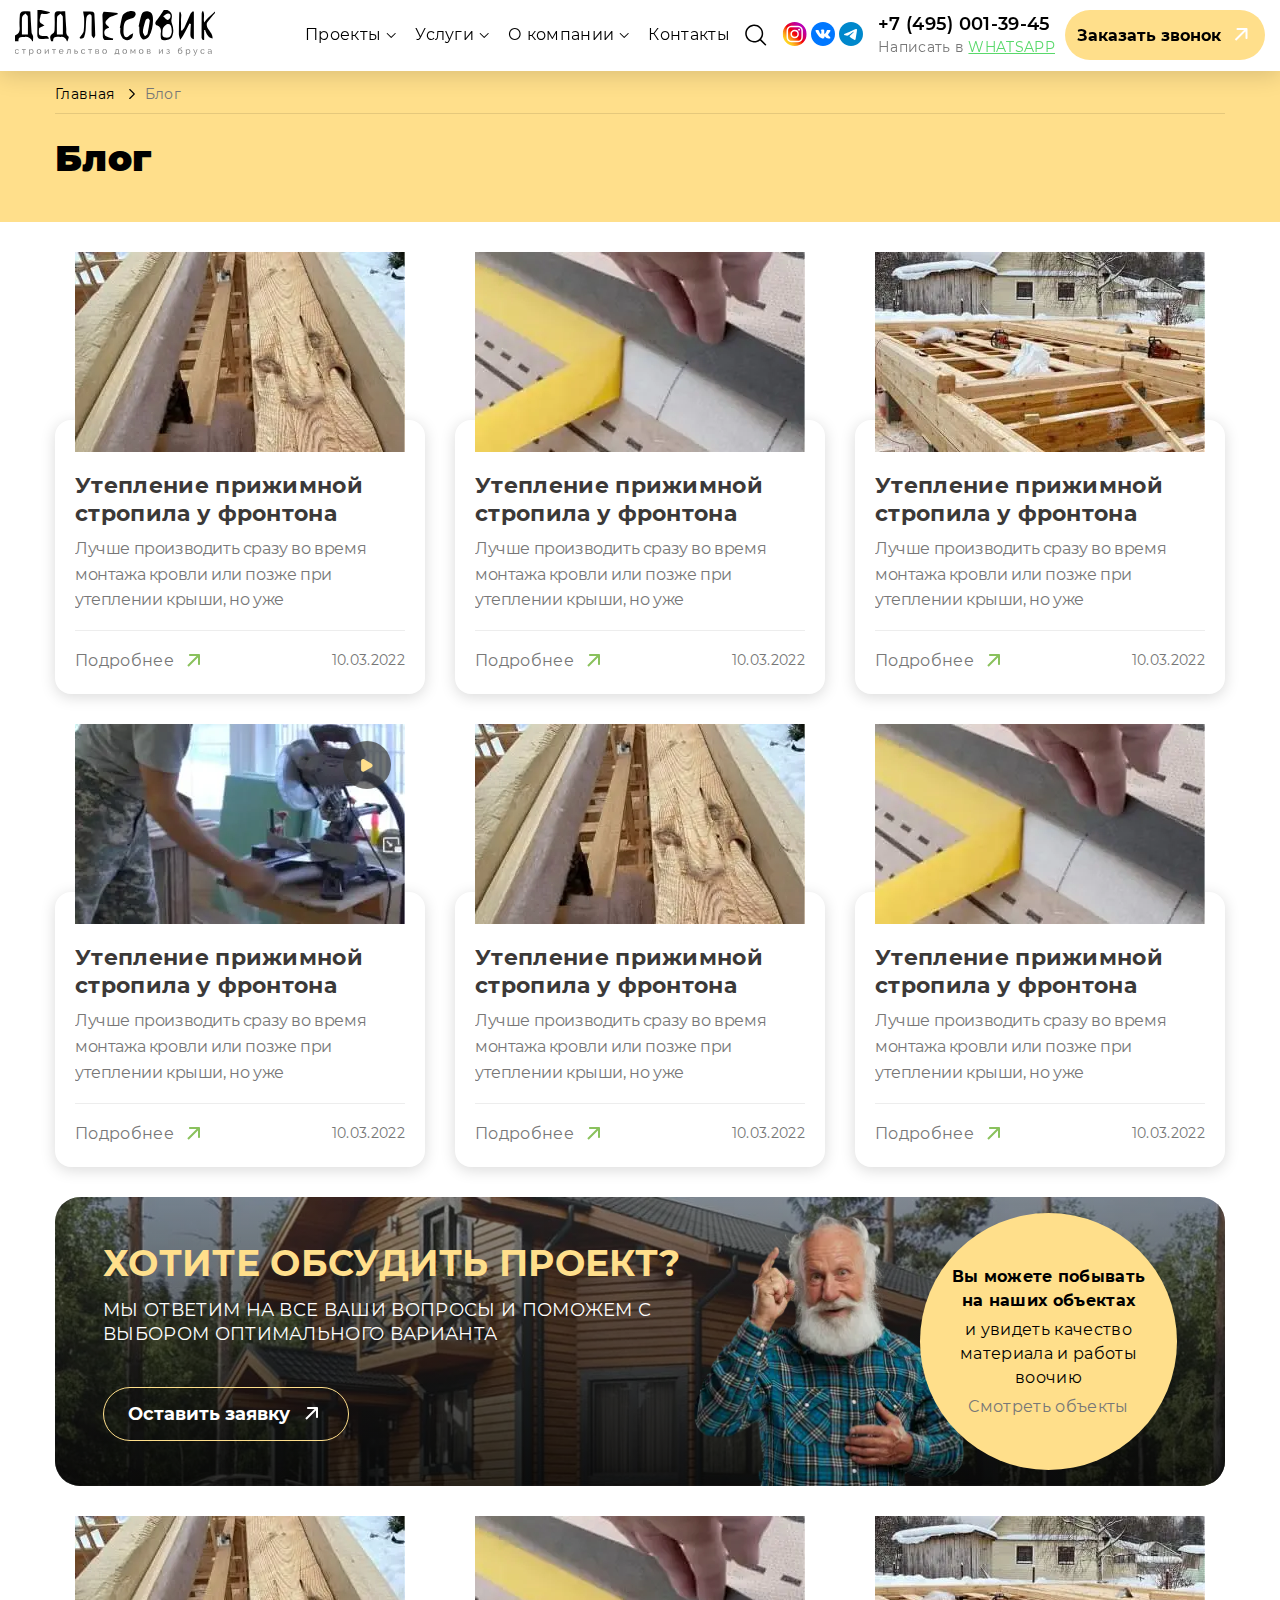
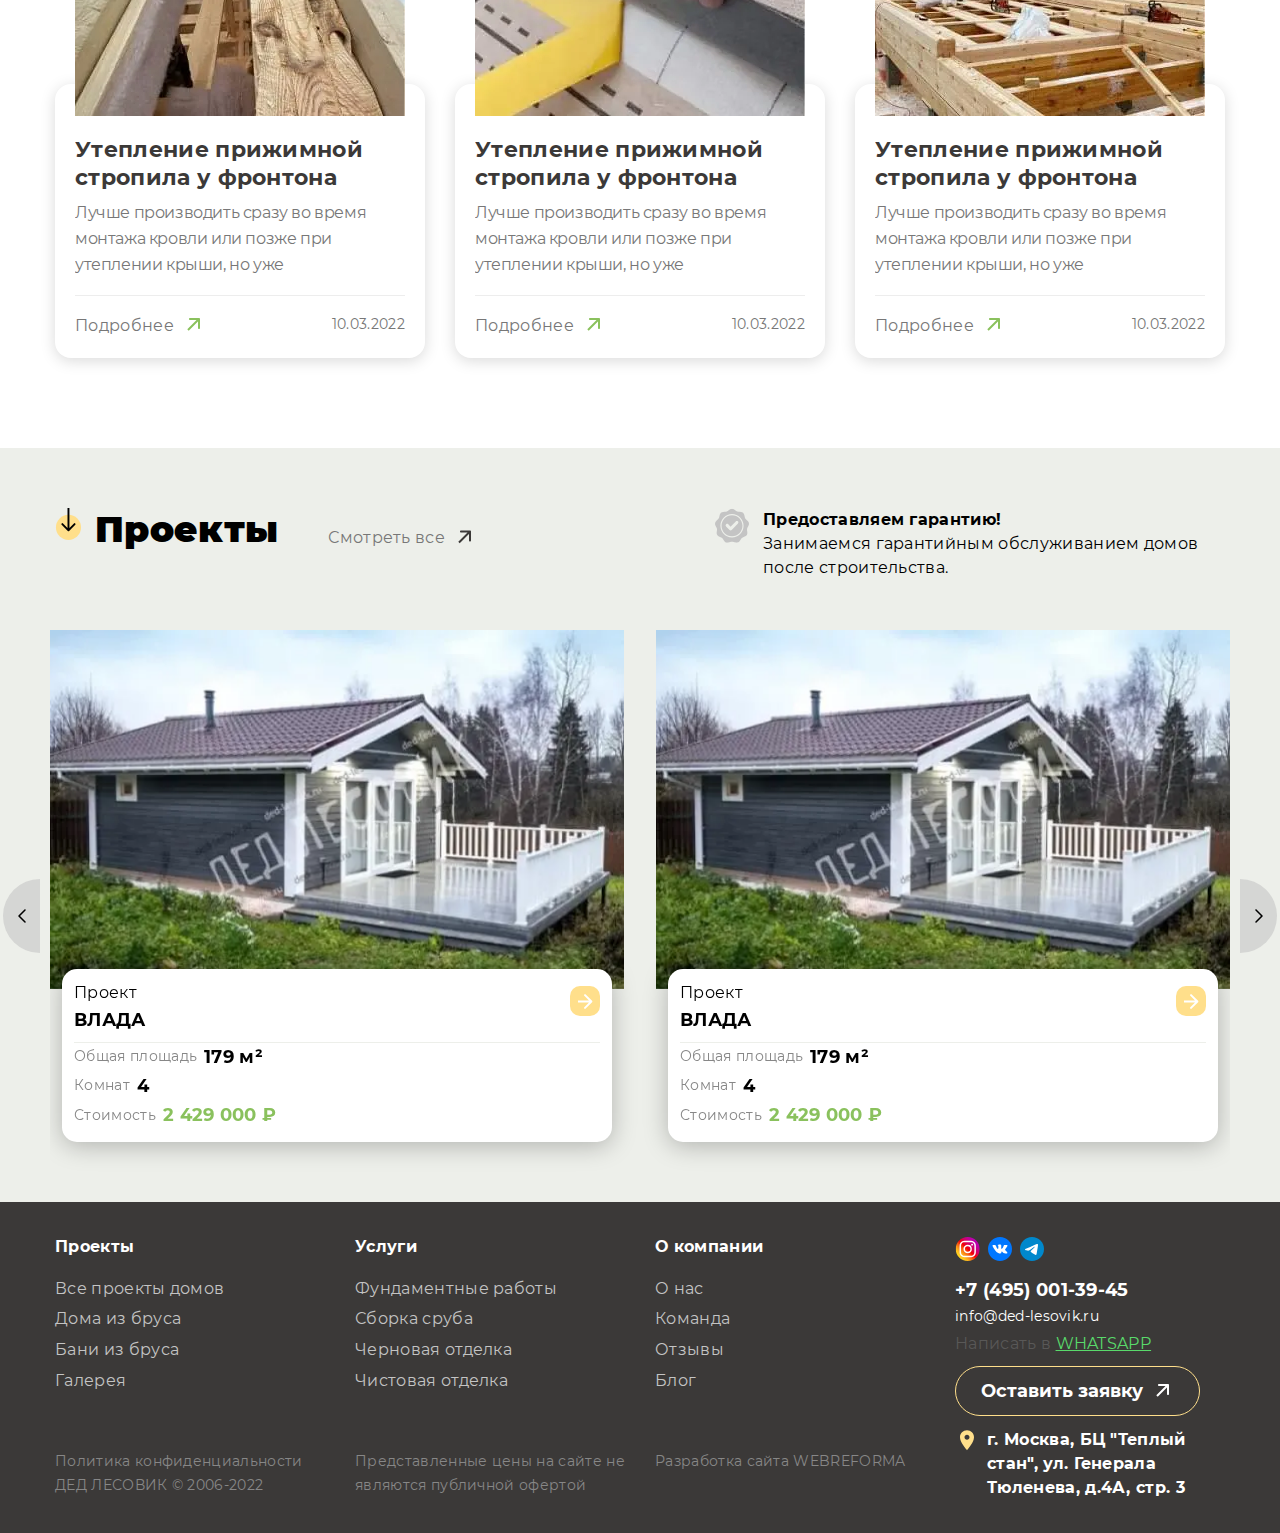
<file: blog.html>
<!DOCTYPE html> <html lang="en">

<head>
    <meta charset="UTF-8">
    <meta name="viewport" content="width=device-width, initial-scale=1.0">
    <meta name="description" content="">
    <meta name="keywords" content="">
    <link rel="shortcut icon" href="img/favicons/favicon.svg" type="image/svg+xml">
    <link rel="shortcut icon" href="img/favicons/favicon.webp" type="image/webp">
    <link rel="shortcut icon" href="img/favicons/favicon.png" type="image/x-icon">
    <link rel="stylesheet" href="css/libs.min.css">
    <link rel="stylesheet" href="css/style.min.css">
    <meta name="author" content="Разработка Digital-агентство WebReforma https://webreforma.ru" />
    <title>Блог</title>
</head>

<body>
    <div class="wrapper">
        <header id="header" class='header'>
            <div class='container'>
    <div class='header__inner'>
        <a href="index.html" class="header__logo">
            <img src="img/logo.svg" alt="Логотип" title="Логотип">
        </a>
        <div class="header__mob-menu">
            <nav class="nav">
                <div class="nav__item">
                    <div class="nav__item-show">
                        <span>Проекты</span>
                        <svg width="17" height="17" viewBox="0 0 17 17" fill="none" xmlns="http://www.w3.org/2000/svg">
                            <path d="M12.6842 6.49905C12.6846 6.56486 12.6719 6.63009 12.6471 6.69101C12.6222 6.75193 12.5855 6.80733 12.5392 6.85405L8.53917 10.8541C8.49269 10.9009 8.43739 10.9381 8.37646 10.9635C8.31553 10.9889 8.25018 11.002 8.18418 11.002C8.11817 11.002 8.05282 10.9889 7.99189 10.9635C7.93096 10.9381 7.87566 10.9009 7.82918 10.8541L3.82917 6.85405C3.73502 6.7599 3.68213 6.63221 3.68213 6.49905C3.68213 6.3659 3.73502 6.23821 3.82917 6.14405C3.92333 6.0499 4.05102 5.99701 4.18417 5.99701C4.31733 5.99701 4.44502 6.0499 4.53917 6.14405L8.18417 9.79405L11.8292 6.14405C11.8757 6.09719 11.931 6.05999 11.9919 6.03461C12.0528 6.00922 12.1182 5.99615 12.1842 5.99615C12.2502 5.99615 12.3155 6.00922 12.3765 6.03461C12.4374 6.05999 12.4927 6.09719 12.5392 6.14405C12.5855 6.19077 12.6222 6.24618 12.6471 6.3071C12.6719 6.36802 12.6846 6.43325 12.6842 6.49905Z" fill="black"/>
                        </svg>
                    </div>
                    <div class="nav__item-hidden">
                        <div class="nav__item-hidden-inner">
                            <a href="" class="nav__item-link">Все проекты домов</a>
                            <a href="" class="nav__item-link">Бани из бруса</a>
                            <a href="" class="nav__item-link">Дома из бруса</a>
                            <a href="" class="nav__item-link">Галерея</a>
                        </div>
                    </div>
                </div>
                <div class="nav__item">
                    <div class="nav__item-show">
                        <span>Услуги</span>
                        <svg width="17" height="17" viewBox="0 0 17 17" fill="none" xmlns="http://www.w3.org/2000/svg">
                            <path d="M12.6842 6.49905C12.6846 6.56486 12.6719 6.63009 12.6471 6.69101C12.6222 6.75193 12.5855 6.80733 12.5392 6.85405L8.53917 10.8541C8.49269 10.9009 8.43739 10.9381 8.37646 10.9635C8.31553 10.9889 8.25018 11.002 8.18418 11.002C8.11817 11.002 8.05282 10.9889 7.99189 10.9635C7.93096 10.9381 7.87566 10.9009 7.82918 10.8541L3.82917 6.85405C3.73502 6.7599 3.68213 6.63221 3.68213 6.49905C3.68213 6.3659 3.73502 6.23821 3.82917 6.14405C3.92333 6.0499 4.05102 5.99701 4.18417 5.99701C4.31733 5.99701 4.44502 6.0499 4.53917 6.14405L8.18417 9.79405L11.8292 6.14405C11.8757 6.09719 11.931 6.05999 11.9919 6.03461C12.0528 6.00922 12.1182 5.99615 12.1842 5.99615C12.2502 5.99615 12.3155 6.00922 12.3765 6.03461C12.4374 6.05999 12.4927 6.09719 12.5392 6.14405C12.5855 6.19077 12.6222 6.24618 12.6471 6.3071C12.6719 6.36802 12.6846 6.43325 12.6842 6.49905Z" fill="black"/>
                        </svg>
                    </div>
                    <div class="nav__item-hidden">
                        <div class="nav__item-hidden-inner">
                            <a href="" class="nav__item-link">Все проекты домов</a>
                            <a href="" class="nav__item-link">Бани из бруса</a>
                            <a href="" class="nav__item-link">Дома из бруса</a>
                            <a href="" class="nav__item-link">Галерея</a>
                        </div>
                    </div>
                </div>
                <div class="nav__item">
                    <div class="nav__item-show">
                        <span>О компании</span>
                        <svg width="17" height="17" viewBox="0 0 17 17" fill="none" xmlns="http://www.w3.org/2000/svg">
                            <path d="M12.6842 6.49905C12.6846 6.56486 12.6719 6.63009 12.6471 6.69101C12.6222 6.75193 12.5855 6.80733 12.5392 6.85405L8.53917 10.8541C8.49269 10.9009 8.43739 10.9381 8.37646 10.9635C8.31553 10.9889 8.25018 11.002 8.18418 11.002C8.11817 11.002 8.05282 10.9889 7.99189 10.9635C7.93096 10.9381 7.87566 10.9009 7.82918 10.8541L3.82917 6.85405C3.73502 6.7599 3.68213 6.63221 3.68213 6.49905C3.68213 6.3659 3.73502 6.23821 3.82917 6.14405C3.92333 6.0499 4.05102 5.99701 4.18417 5.99701C4.31733 5.99701 4.44502 6.0499 4.53917 6.14405L8.18417 9.79405L11.8292 6.14405C11.8757 6.09719 11.931 6.05999 11.9919 6.03461C12.0528 6.00922 12.1182 5.99615 12.1842 5.99615C12.2502 5.99615 12.3155 6.00922 12.3765 6.03461C12.4374 6.05999 12.4927 6.09719 12.5392 6.14405C12.5855 6.19077 12.6222 6.24618 12.6471 6.3071C12.6719 6.36802 12.6846 6.43325 12.6842 6.49905Z" fill="black"/>
                        </svg>
                    </div>
                    <div class="nav__item-hidden">
                        <div class="nav__item-hidden-inner">
                            <a href="" class="nav__item-link">Дома из бруса</a>
                            <a href="" class="nav__item-link">Галерея</a>
                        </div>
                    </div>
                </div>
                <div class="nav__item">
                    <a href="" class="nav__item-link2">Контакты</a>
                </div>
            </nav>
            <button class="header__btn btn btn-yellow">
                <span>Заказать звонок</span>
                <svg width="25" height="24" viewBox="0 0 25 24" fill="none" xmlns="http://www.w3.org/2000/svg">
                    <path d="M18.5 6C18.5 5.44771 18.0523 5 17.5 5L8.5 5C7.94772 5 7.5 5.44771 7.5 6C7.5 6.55228 7.94772 7 8.5 7L16.5 7L16.5 15C16.5 15.5523 16.9477 16 17.5 16C18.0523 16 18.5 15.5523 18.5 15L18.5 6ZM7.20711 17.7071L18.2071 6.70711L16.7929 5.29289L5.79289 16.2929L7.20711 17.7071Z" fill="white"/>
                </svg>
            </button>
            <div class="header__socials-mob">
                <a href="" class="header__socials-mob-item">
                    <img src="img/instagram.svg" alt="Инстаграм" title="Инстаграм">
                </a>
                <a href="" class="header__socials-mob-item">
                    <img src="img/vk.svg" alt="Вконтакте" title="Вконтакте">
                </a>
                <a href="" class="header__socials-mob-item">
                    <img src="img/telegram.svg" alt="Телеграм" title="Телеграм">
                </a>
            </div>
        </div>
        <div class="header__search header__search-active">
            <button class="header__search-btn btn">
                <svg width="22" height="22" viewBox="0 0 22 22" fill="none" xmlns="http://www.w3.org/2000/svg">
                    <path d="M20.9852 20.2175L16.1102 15.3425H16.0577C17.5603 13.5708 18.3196 11.2867 18.1768 8.96798C18.0341 6.64929 17.0002 4.47562 15.2916 2.90166C13.583 1.32771 11.332 0.475392 9.00937 0.523011C6.68677 0.57063 4.47256 1.51449 2.82989 3.15716C1.18722 4.79983 0.24336 7.01405 0.195741 9.33664C0.148122 11.6592 1.00044 13.9103 2.57439 15.6189C4.14835 17.3275 6.32202 18.3613 8.64071 18.5041C10.9594 18.6469 13.2435 17.8876 15.0152 16.3849C15.0152 16.3849 15.0152 16.4224 15.0152 16.4374L19.8902 21.3125C19.9599 21.3827 20.0429 21.4385 20.1342 21.4766C20.2256 21.5147 20.3237 21.5343 20.4227 21.5343C20.5217 21.5343 20.6197 21.5147 20.7111 21.4766C20.8025 21.4385 20.8855 21.3827 20.9552 21.3125C21.0321 21.2444 21.0942 21.1612 21.1376 21.0682C21.181 20.9751 21.2049 20.8741 21.2077 20.7715C21.2105 20.6688 21.1922 20.5667 21.154 20.4714C21.1157 20.3761 21.0582 20.2896 20.9852 20.2175ZM9.20268 16.9999C7.71932 16.9999 6.26927 16.5601 5.0359 15.736C3.80253 14.9119 2.84124 13.7405 2.27358 12.3701C1.70592 10.9996 1.5574 9.49163 1.84679 8.03677C2.13618 6.58191 2.85048 5.24554 3.89938 4.19665C4.94827 3.14775 6.28464 2.43345 7.7395 2.14406C9.19436 1.85467 10.7024 2.00319 12.0728 2.57085C13.4433 3.13851 14.6146 4.0998 15.4387 5.33317C16.2628 6.56654 16.7027 8.01659 16.7027 9.49995C16.7027 10.4849 16.5087 11.4601 16.1318 12.3701C15.7549 13.28 15.2024 14.1068 14.506 14.8033C13.8095 15.4997 12.9827 16.0521 12.0728 16.429C11.1629 16.806 10.1876 16.9999 9.20268 16.9999Z" fill="black"/>
                </svg>
            </button>
            <div class="header__search-show">
                <input type="text" placeholder="Поиск">
                <button class="header__search-clear btn">
                    <svg width="18" height="18" viewBox="0 0 18 18" fill="none" xmlns="http://www.w3.org/2000/svg">
                        <path d="M11.029 6.05197C10.9066 6.17368 10.8458 6.33365 10.8458 6.49363C10.8458 6.65361 10.9066 6.81359 11.029 6.93529C11.273 7.17934 11.6689 7.17934 11.9129 6.93529L16.9149 1.93837C17.1589 1.69432 17.1589 1.29909 16.9149 1.05504C16.6708 0.810998 16.275 0.810998 16.0309 1.05504L11.029 6.05197Z" fill="#C4C4C4"/>
                        <path d="M8.96998 9.87574L16.0309 16.9304C16.275 17.1745 16.6708 17.1745 16.9149 16.9304C17.1589 16.6864 17.2668 16.2911 17.0222 16.0471L9.62746 8.55138L9.62746 8.36568L9.41102 8.36568L1.90904 0.962824C1.665 0.718781 1.26913 0.765205 1.02509 1.00862C0.902753 1.13033 0.841899 1.31352 0.841899 1.4735C0.841899 1.63347 0.902753 1.80474 1.02509 1.92645L8.08541 8.98677L1.02446 16.0439C0.902125 16.1657 0.841271 16.3275 0.841271 16.4869C0.841271 16.6462 0.902125 16.8074 1.02446 16.9292C1.2685 17.1732 1.66437 17.1738 1.90841 16.9298L8.96998 9.87574Z" fill="#C4C4C4"/>
                    </svg>
                </button>
            </div>
            <div class="header__search-hidden">
                <a href="" class="header__search-item">
                    <img src="img/search.webp" alt="Дом" title="Дом">
                    <span>Название дома</span>
                </a>
                <a href="" class="header__search-item">
                    <img src="img/search.webp" alt="Дом" title="Дом">
                    <span>Название дома</span>
                </a>
                <a href="" class="header__search-item">
                    <img src="img/search.webp" alt="Дом" title="Дом">
                    <span>Название дома</span>
                </a>
                <a href="" class="header__search-link btn-link">
                    <span>Все результаты поиска</span>
                    <svg width="24" height="24" viewBox="0 0 24 24" fill="none" xmlns="http://www.w3.org/2000/svg">
                        <path d="M18 6C18 5.44771 17.5523 5 17 5L8 5C7.44772 5 7 5.44771 7 6C7 6.55228 7.44772 7 8 7L16 7L16 15C16 15.5523 16.4477 16 17 16C17.5523 16 18 15.5523 18 15L18 6ZM6.70711 17.7071L17.7071 6.70711L16.2929 5.29289L5.29289 16.2929L6.70711 17.7071Z" fill="#3B3938"/>
                    </svg>
                </a>
            </div>

        </div>
        <div class="header__socials">
            <a href="" class="header__socials-item">
                <img src="img/instagram.svg" alt="Инстаграм" title="Инстаграм">
            </a>
            <a href="" class="header__socials-item header__socials-item--hidden">
                <img src="img/vk.svg" alt="Вконтакте" title="Вконтакте">
            </a>
            <a href="" class="header__socials-item header__socials-item--hidden">
                <img src="img/telegram.svg" alt="Телеграм" title="Телеграм">
            </a>
        </div>

        <div class="header__contacts">
            <a href="tel:+7 (495) 001-39-45" class="header__phone">+7 (495) 001-39-45</a>
            <div class="header__whatsapp">
                <span>Написать в </span>
                <a href="">WHATSAPP</a>
            </div>
        </div>
        <button class="header__burger"></button>
    </div>
</div>
        </header>

        <main class="content">

            <section class='page-top'>
                <div class='container'>
                    <div class="breadcrumbs">
                        <a href="" class="breadcrumbs__item">Главная</a>
                        <span class="breadcrumbs__item">Блог</span>
                    </div>
                    <h1 class="page-top__title title1-bold">Блог </h1>
                </div>
            </section>


            <section class='blog'>
                <div class='container'>
                    <div class='blog__items'>
                        <div class="blog__item">
                            <a href="" class="blog-card">
    <div class="blog-card__top">
        <img src="img/blog.webp" alt="Картинка статьи" title="Картинка статьи">
    </div>
    <div class="blog-card__bottom">
        <h4 class="blog-card__title">Утепление прижимной стропила у фронтона</h4>
        <p class="blog-card__desc">Лучше производить сразу во время монтажа кровли или позже при утеплении крыши, но уже</p>
        <div class="blog-card__nav">
            <div class="blog-card__link btn-link">
                <span>Подробнее</span>
                <svg width="24" height="24" viewBox="0 0 24 24" fill="none" xmlns="http://www.w3.org/2000/svg">
                    <path d="M18 6C18 5.44771 17.5523 5 17 5L8 5C7.44772 5 7 5.44771 7 6C7 6.55228 7.44772 7 8 7L16 7L16 15C16 15.5523 16.4477 16 17 16C17.5523 16 18 15.5523 18 15L18 6ZM6.70711 17.7071L17.7071 6.70711L16.2929 5.29289L5.29289 16.2929L6.70711 17.7071Z" fill="#8AC15D"/>
                </svg>
            </div>
            <span class="blog-card__date">10.03.2022</span>
        </div>
    </div>
</a>
                        </div>
                        <div class="blog__item">
                            <a href="" class="blog-card">
    <div class="blog-card__top">
        <img src="img/blog2.webp" alt="Картинка статьи" title="Картинка статьи">
    </div>
    <div class="blog-card__bottom">
        <h4 class="blog-card__title">Утепление прижимной стропила у фронтона</h4>
        <p class="blog-card__desc">Лучше производить сразу во время монтажа кровли или позже при утеплении крыши, но уже</p>
        <div class="blog-card__nav">
            <div class="blog-card__link btn-link">
                <span>Подробнее</span>
                <svg width="24" height="24" viewBox="0 0 24 24" fill="none" xmlns="http://www.w3.org/2000/svg">
                    <path d="M18 6C18 5.44771 17.5523 5 17 5L8 5C7.44772 5 7 5.44771 7 6C7 6.55228 7.44772 7 8 7L16 7L16 15C16 15.5523 16.4477 16 17 16C17.5523 16 18 15.5523 18 15L18 6ZM6.70711 17.7071L17.7071 6.70711L16.2929 5.29289L5.29289 16.2929L6.70711 17.7071Z" fill="#8AC15D"/>
                </svg>
            </div>
            <span class="blog-card__date">10.03.2022</span>
        </div>
    </div>
</a>
                        </div>
                        <div class="blog__item">
                            <a href="" class="blog-card">
    <div class="blog-card__top">
        <img src="img/blog3.webp" alt="Картинка статьи" title="Картинка статьи">
    </div>
    <div class="blog-card__bottom">
        <h4 class="blog-card__title">Утепление прижимной стропила у фронтона</h4>
        <p class="blog-card__desc">Лучше производить сразу во время монтажа кровли или позже при утеплении крыши, но уже</p>
        <div class="blog-card__nav">
            <div class="blog-card__link btn-link">
                <span>Подробнее</span>
                <svg width="24" height="24" viewBox="0 0 24 24" fill="none" xmlns="http://www.w3.org/2000/svg">
                    <path d="M18 6C18 5.44771 17.5523 5 17 5L8 5C7.44772 5 7 5.44771 7 6C7 6.55228 7.44772 7 8 7L16 7L16 15C16 15.5523 16.4477 16 17 16C17.5523 16 18 15.5523 18 15L18 6ZM6.70711 17.7071L17.7071 6.70711L16.2929 5.29289L5.29289 16.2929L6.70711 17.7071Z" fill="#8AC15D"/>
                </svg>
            </div>
            <span class="blog-card__date">10.03.2022</span>
        </div>
    </div>
</a>
                        </div>
                        <div class="blog__item">
                            <a href="" class="blog-card">
                                <div class="blog-card__top">
                                    <button class="blog-card__play btn">
                                        <svg width="12" height="13" viewBox="0 0 12 13" fill="none" xmlns="http://www.w3.org/2000/svg">
                                            <path d="M10.5996 4.66797C11.9329 5.43777 11.9329 7.36227 10.5996 8.13207L3.09961 12.4622C1.76628 13.232 0.0996116 12.2698 0.0996117 10.7301L0.099612 2.06989C0.0996121 0.530293 1.76628 -0.431954 3.09961 0.337847L10.5996 4.66797Z" fill="#FFDF8B"/>
                                        </svg>
                                    </button>
                                    <img src="img/blog4.webp" alt="Картинка статьи" title="Картинка статьи">
                                </div>
                                <div class="blog-card__bottom">
                                    <h4 class="blog-card__title">Утепление прижимной стропила у фронтона</h4>
                                    <p class="blog-card__desc">Лучше производить сразу во время монтажа кровли или позже при утеплении крыши, но уже</p>
                                    <div class="blog-card__nav">
                                        <div class="blog-card__link btn-link">
                                            <span>Подробнее</span>
                                            <svg width="24" height="24" viewBox="0 0 24 24" fill="none" xmlns="http://www.w3.org/2000/svg">
                                                <path d="M18 6C18 5.44771 17.5523 5 17 5L8 5C7.44772 5 7 5.44771 7 6C7 6.55228 7.44772 7 8 7L16 7L16 15C16 15.5523 16.4477 16 17 16C17.5523 16 18 15.5523 18 15L18 6ZM6.70711 17.7071L17.7071 6.70711L16.2929 5.29289L5.29289 16.2929L6.70711 17.7071Z" fill="#8AC15D"/>
                                            </svg>
                                        </div>
                                        <span class="blog-card__date">10.03.2022</span>
                                    </div>
                                </div>
                            </a>
                        </div>
                        <div class="blog__item">
                            <a href="" class="blog-card">
    <div class="blog-card__top">
        <img src="img/blog.webp" alt="Картинка статьи" title="Картинка статьи">
    </div>
    <div class="blog-card__bottom">
        <h4 class="blog-card__title">Утепление прижимной стропила у фронтона</h4>
        <p class="blog-card__desc">Лучше производить сразу во время монтажа кровли или позже при утеплении крыши, но уже</p>
        <div class="blog-card__nav">
            <div class="blog-card__link btn-link">
                <span>Подробнее</span>
                <svg width="24" height="24" viewBox="0 0 24 24" fill="none" xmlns="http://www.w3.org/2000/svg">
                    <path d="M18 6C18 5.44771 17.5523 5 17 5L8 5C7.44772 5 7 5.44771 7 6C7 6.55228 7.44772 7 8 7L16 7L16 15C16 15.5523 16.4477 16 17 16C17.5523 16 18 15.5523 18 15L18 6ZM6.70711 17.7071L17.7071 6.70711L16.2929 5.29289L5.29289 16.2929L6.70711 17.7071Z" fill="#8AC15D"/>
                </svg>
            </div>
            <span class="blog-card__date">10.03.2022</span>
        </div>
    </div>
</a>
                        </div>
                        <div class="blog__item">
                            <a href="" class="blog-card">
    <div class="blog-card__top">
        <img src="img/blog2.webp" alt="Картинка статьи" title="Картинка статьи">
    </div>
    <div class="blog-card__bottom">
        <h4 class="blog-card__title">Утепление прижимной стропила у фронтона</h4>
        <p class="blog-card__desc">Лучше производить сразу во время монтажа кровли или позже при утеплении крыши, но уже</p>
        <div class="blog-card__nav">
            <div class="blog-card__link btn-link">
                <span>Подробнее</span>
                <svg width="24" height="24" viewBox="0 0 24 24" fill="none" xmlns="http://www.w3.org/2000/svg">
                    <path d="M18 6C18 5.44771 17.5523 5 17 5L8 5C7.44772 5 7 5.44771 7 6C7 6.55228 7.44772 7 8 7L16 7L16 15C16 15.5523 16.4477 16 17 16C17.5523 16 18 15.5523 18 15L18 6ZM6.70711 17.7071L17.7071 6.70711L16.2929 5.29289L5.29289 16.2929L6.70711 17.7071Z" fill="#8AC15D"/>
                </svg>
            </div>
            <span class="blog-card__date">10.03.2022</span>
        </div>
    </div>
</a>
                        </div>
                        <div class="blog__consult">
                            <div class='consult__inner'>
    <div class="consult__left">
        <div class="consult__title">ХОТИТЕ ОБСУДИТЬ ПРОЕКТ?</div>
        <div class="consult__desc">МЫ ОТВЕТИМ НА ВСЕ ВАШИ ВОПРОСЫ И ПОМОЖЕМ С ВЫБОРОМ ОПТИМАЛЬНОГО ВАРИАНТА</div>
        <button class="consult__btn btn btn-yellow-outline">
        <span>Оставить заявку</span>
        <svg width="24" height="24" viewBox="0 0 24 24" fill="none" xmlns="http://www.w3.org/2000/svg">
            <path d="M18 6C18 5.44771 17.5523 5 17 5L8 5C7.44772 5 7 5.44771 7 6C7 6.55228 7.44772 7 8 7L16 7L16 15C16 15.5523 16.4477 16 17 16C17.5523 16 18 15.5523 18 15L18 6ZM6.70711 17.7071L17.7071 6.70711L16.2929 5.29289L5.29289 16.2929L6.70711 17.7071Z" fill="white"></path>
        </svg>
    </button>
    </div>
    <img src="img/man2.webp" alt="Дед" title="Дед" class="consult__img">
    <img src="img/man3.webp" alt="" class="consult__img2">
    <div class="consult__hint">
        <div class="consult__hint-title">Вы можете побывать на наших объектах</div>
        <div class="consult__hint-desc">и увидеть качество материала и работы воочию</div>
        <a href="" class="consult__hint-link">Смотреть объекты</a>
    </div>
</div>
                        </div>
                        <div class="blog__item">
                            <a href="" class="blog-card">
    <div class="blog-card__top">
        <img src="img/blog.webp" alt="Картинка статьи" title="Картинка статьи">
    </div>
    <div class="blog-card__bottom">
        <h4 class="blog-card__title">Утепление прижимной стропила у фронтона</h4>
        <p class="blog-card__desc">Лучше производить сразу во время монтажа кровли или позже при утеплении крыши, но уже</p>
        <div class="blog-card__nav">
            <div class="blog-card__link btn-link">
                <span>Подробнее</span>
                <svg width="24" height="24" viewBox="0 0 24 24" fill="none" xmlns="http://www.w3.org/2000/svg">
                    <path d="M18 6C18 5.44771 17.5523 5 17 5L8 5C7.44772 5 7 5.44771 7 6C7 6.55228 7.44772 7 8 7L16 7L16 15C16 15.5523 16.4477 16 17 16C17.5523 16 18 15.5523 18 15L18 6ZM6.70711 17.7071L17.7071 6.70711L16.2929 5.29289L5.29289 16.2929L6.70711 17.7071Z" fill="#8AC15D"/>
                </svg>
            </div>
            <span class="blog-card__date">10.03.2022</span>
        </div>
    </div>
</a>
                        </div>
                        <div class="blog__item">
                            <a href="" class="blog-card">
    <div class="blog-card__top">
        <img src="img/blog2.webp" alt="Картинка статьи" title="Картинка статьи">
    </div>
    <div class="blog-card__bottom">
        <h4 class="blog-card__title">Утепление прижимной стропила у фронтона</h4>
        <p class="blog-card__desc">Лучше производить сразу во время монтажа кровли или позже при утеплении крыши, но уже</p>
        <div class="blog-card__nav">
            <div class="blog-card__link btn-link">
                <span>Подробнее</span>
                <svg width="24" height="24" viewBox="0 0 24 24" fill="none" xmlns="http://www.w3.org/2000/svg">
                    <path d="M18 6C18 5.44771 17.5523 5 17 5L8 5C7.44772 5 7 5.44771 7 6C7 6.55228 7.44772 7 8 7L16 7L16 15C16 15.5523 16.4477 16 17 16C17.5523 16 18 15.5523 18 15L18 6ZM6.70711 17.7071L17.7071 6.70711L16.2929 5.29289L5.29289 16.2929L6.70711 17.7071Z" fill="#8AC15D"/>
                </svg>
            </div>
            <span class="blog-card__date">10.03.2022</span>
        </div>
    </div>
</a>
                        </div>
                        <div class="blog__item">
                            <a href="" class="blog-card">
    <div class="blog-card__top">
        <img src="img/blog3.webp" alt="Картинка статьи" title="Картинка статьи">
    </div>
    <div class="blog-card__bottom">
        <h4 class="blog-card__title">Утепление прижимной стропила у фронтона</h4>
        <p class="blog-card__desc">Лучше производить сразу во время монтажа кровли или позже при утеплении крыши, но уже</p>
        <div class="blog-card__nav">
            <div class="blog-card__link btn-link">
                <span>Подробнее</span>
                <svg width="24" height="24" viewBox="0 0 24 24" fill="none" xmlns="http://www.w3.org/2000/svg">
                    <path d="M18 6C18 5.44771 17.5523 5 17 5L8 5C7.44772 5 7 5.44771 7 6C7 6.55228 7.44772 7 8 7L16 7L16 15C16 15.5523 16.4477 16 17 16C17.5523 16 18 15.5523 18 15L18 6ZM6.70711 17.7071L17.7071 6.70711L16.2929 5.29289L5.29289 16.2929L6.70711 17.7071Z" fill="#8AC15D"/>
                </svg>
            </div>
            <span class="blog-card__date">10.03.2022</span>
        </div>
    </div>
</a>
                        </div>
                    </div>
                </div>
            </section>


            <section class='projects-info projects-info--catalog-item tab-parent'>
                <div class='container'>
                    <div class='projects-info__top'>
                        <div class="projects-info__left">
                            <div class="projects-info__left-wrap">
                                <div class="arrow-title">
                                    <h2 class="projects-info__title title1-bold">
                                        Проекты
                                    </h2>
                                    <div class="projects-info__arrow arrow-title__img"></div>
                                </div>
                                <a href="" class="projects-info__link btn-link">
                                    <span>Смотреть все</span>
                                    <svg width="24" height="25" viewBox="0 0 24 25" fill="none" xmlns="http://www.w3.org/2000/svg">
                                    <path d="M18 6.45288C18 5.90059 17.5523 5.45288 17 5.45288L8 5.45288C7.44772 5.45288 7 5.9006 7 6.45288C7 7.00516 7.44772 7.45288 8 7.45288L16 7.45288L16 15.4529C16 16.0052 16.4477 16.4529 17 16.4529C17.5523 16.4529 18 16.0052 18 15.4529L18 6.45288ZM6.70711 18.16L17.7071 7.15999L16.2929 5.74577L5.29289 16.7458L6.70711 18.16Z" fill="#3B3938"/>
                                </svg>
                                </a>
                            </div>
                        </div>
                        <div class="projects-info__right">
                            <div class="projects-info__item">
                                <div class="projects-info__item-img">
                                    <img src="img/garant.svg" alt="Гарантия" title="Гарантия">
                                </div>
                                <div class="projects-info__item-content text-large">
                                    <strong>Предоставляем гарантию! </strong>
                                    <span>Занимаемся гарантийным обслуживанием домов после строительства.</span>
                                </div>
                            </div>
                        </div>
                    </div>
                </div>
                <div class="projects-info__bottom">
                    <div class="projects-info__slider project-slider1-container">
                        <div class='projects-info__slider-prev swiper-button-prev slider-btn2 slider-btn2--prev'>
                            <svg width="8" height="14" viewBox="0 0 8 14" fill="none" xmlns="http://www.w3.org/2000/svg">
                                <path d="M7.00002 13.75C6.90131 13.7506 6.80346 13.7317 6.71208 13.6943C6.62071 13.657 6.5376 13.602 6.46752 13.5325L0.467515 7.53252C0.397219 7.46279 0.341423 7.37984 0.303347 7.28845C0.26527 7.19706 0.245667 7.09903 0.245667 7.00002C0.245667 6.90101 0.26527 6.80298 0.303347 6.71158C0.341423 6.62019 0.397219 6.53724 0.467515 6.46752L6.46752 0.467517C6.60874 0.326289 6.80029 0.246948 7.00002 0.246948C7.19974 0.246948 7.39129 0.326289 7.53251 0.467517C7.67374 0.608745 7.75308 0.800291 7.75308 1.00002C7.75308 1.19974 7.67374 1.39129 7.53251 1.53252L2.05752 7.00002L7.53251 12.4675C7.60281 12.5372 7.65861 12.6202 7.69668 12.7116C7.73476 12.803 7.75436 12.901 7.75436 13C7.75436 13.099 7.73476 13.1971 7.69668 13.2885C7.65861 13.3798 7.60281 13.4628 7.53251 13.5325C7.46243 13.602 7.37932 13.657 7.28795 13.6943C7.19657 13.7317 7.09872 13.7506 7.00002 13.75Z" fill="black"/>
                            </svg>
                        </div>
                        <div class='swiper-container project-slider1'>
                            <div class='swiper-wrapper'>
                                <div class='projects-info__slider-item swiper-slide'>
                                    <div class="project-card">
    <div class="project-card__top">
        <div class='swiper-container'>
            <div class='swiper-wrapper'>
                <div class='swiper-slide'>
                    <img src="img/home3.webp" alt="Строение" title="Строение" class="project-card__img project-card__img--active" data-tab-path="1">
                </div>
                <div class='swiper-slide'>
                    <img src="img/home2.webp" alt="Строение" title="Строение" class="project-card__img project-card__img--active" data-tab-path="1">
                </div>
                <div class='swiper-slide'>
                    <img src="img/home4.webp" alt="Строение" title="Строение" class="project-card__img project-card__img--active" data-tab-path="1">
                </div>
                <div class='swiper-slide'>
                    <img src="img/home5.webp" alt="Строение" title="Строение" class="project-card__img project-card__img--active" data-tab-path="1">
                </div>
                <div class='swiper-slide'>
                    <img src="img/home3.webp" alt="Строение" title="Строение" class="project-card__img project-card__img--active" data-tab-path="1">
                </div>
            </div>

        </div>
        <div class='swiper-pagination'></div>
        <div class='swiper-button-prev slider-btn'>
            <svg width="8" height="14" viewBox="0 0 8 14" fill="none" xmlns="http://www.w3.org/2000/svg">
                <path d="M7.00002 13.75C6.90131 13.7506 6.80346 13.7317 6.71208 13.6943C6.62071 13.657 6.5376 13.602 6.46752 13.5325L0.467515 7.53252C0.397219 7.46279 0.341423 7.37984 0.303347 7.28845C0.26527 7.19706 0.245667 7.09903 0.245667 7.00002C0.245667 6.90101 0.26527 6.80298 0.303347 6.71158C0.341423 6.62019 0.397219 6.53724 0.467515 6.46752L6.46752 0.467517C6.60874 0.326289 6.80029 0.246948 7.00002 0.246948C7.19974 0.246948 7.39129 0.326289 7.53251 0.467517C7.67374 0.608745 7.75308 0.800291 7.75308 1.00002C7.75308 1.19974 7.67374 1.39129 7.53251 1.53252L2.05752 7.00002L7.53251 12.4675C7.60281 12.5372 7.65861 12.6202 7.69668 12.7116C7.73476 12.803 7.75436 12.901 7.75436 13C7.75436 13.099 7.73476 13.1971 7.69668 13.2885C7.65861 13.3798 7.60281 13.4628 7.53251 13.5325C7.46243 13.602 7.37932 13.657 7.28795 13.6943C7.19657 13.7317 7.09872 13.7506 7.00002 13.75Z" fill="black"/>
            </svg>
        </div>
        <div class='swiper-button-next slider-btn'>
            <svg width="8" height="14" viewBox="0 0 8 14" fill="none" xmlns="http://www.w3.org/2000/svg">
                <path d="M0.999986 0.24693C1.09869 0.246359 1.19654 0.265277 1.28792 0.302601C1.37929 0.339924 1.4624 0.39492 1.53249 0.46443L7.53249 6.46443C7.60278 6.53415 7.65858 6.6171 7.69665 6.7085C7.73473 6.79989 7.75433 6.89792 7.75433 6.99693C7.75433 7.09594 7.73473 7.19397 7.69665 7.28536C7.65858 7.37676 7.60278 7.45971 7.53249 7.52943L1.53248 13.5294C1.39126 13.6707 1.19971 13.75 0.999985 13.75C0.800259 13.75 0.608713 13.6707 0.467485 13.5294C0.326258 13.3882 0.246916 13.1967 0.246916 12.9969C0.246916 12.7972 0.326258 12.6057 0.467486 12.4644L5.94249 6.99693L0.467486 1.52943C0.39719 1.45971 0.341393 1.37676 0.303317 1.28536C0.26524 1.19397 0.245637 1.09594 0.245637 0.996929C0.245637 0.897921 0.26524 0.799892 0.303317 0.708497C0.341393 0.617103 0.39719 0.534152 0.467487 0.46443C0.537567 0.39492 0.620677 0.339924 0.712055 0.302601C0.803434 0.265277 0.901281 0.246359 0.999986 0.24693Z" fill="black"/>
            </svg>
        </div>
    </div>
    <div class="project-card__bottom">
        <a href="" class="project-card__info">
            <div class="project-card__title">
                <div class="project-card__arrow">
                    <img src="img/arrow2.svg" alt="Стрелка" title="Стрелка">
                </div>
                <div class="project-card__title-text title3">
                    Проект <strong>ВЛАДА</strong>
                </div>
            </div>
            <div class="project-card__items">
                <div class="project-card__item">
                    <div class="project-card__item-title">Общая площадь</div>
                    <div class="project-card__item-desc">179 м²</div>
                </div>
                <div class="project-card__item">
                    <div class="project-card__item-title">Комнат</div>
                    <div class="project-card__item-desc">4</div>
                </div>
                <div class="project-card__item">
                    <div class="project-card__item-title">Стоимость</div>
                    <div class="project-card__item-desc project-card__item-desc--green">2 429 000 ₽</div>
                </div>
            </div>
        </a>
    </div>
</div>
                                </div>
                                <div class='projects-info__slider-item swiper-slide'>
                                    <div class="project-card">
    <div class="project-card__top">
        <div class='swiper-container'>
            <div class='swiper-wrapper'>
                <div class='swiper-slide'>
                    <img src="img/home3.webp" alt="Строение" title="Строение" class="project-card__img project-card__img--active" data-tab-path="1">
                </div>
                <div class='swiper-slide'>
                    <img src="img/home2.webp" alt="Строение" title="Строение" class="project-card__img project-card__img--active" data-tab-path="1">
                </div>
                <div class='swiper-slide'>
                    <img src="img/home4.webp" alt="Строение" title="Строение" class="project-card__img project-card__img--active" data-tab-path="1">
                </div>
                <div class='swiper-slide'>
                    <img src="img/home5.webp" alt="Строение" title="Строение" class="project-card__img project-card__img--active" data-tab-path="1">
                </div>
                <div class='swiper-slide'>
                    <img src="img/home3.webp" alt="Строение" title="Строение" class="project-card__img project-card__img--active" data-tab-path="1">
                </div>
            </div>

        </div>
        <div class='swiper-pagination'></div>
        <div class='swiper-button-prev slider-btn'>
            <svg width="8" height="14" viewBox="0 0 8 14" fill="none" xmlns="http://www.w3.org/2000/svg">
                <path d="M7.00002 13.75C6.90131 13.7506 6.80346 13.7317 6.71208 13.6943C6.62071 13.657 6.5376 13.602 6.46752 13.5325L0.467515 7.53252C0.397219 7.46279 0.341423 7.37984 0.303347 7.28845C0.26527 7.19706 0.245667 7.09903 0.245667 7.00002C0.245667 6.90101 0.26527 6.80298 0.303347 6.71158C0.341423 6.62019 0.397219 6.53724 0.467515 6.46752L6.46752 0.467517C6.60874 0.326289 6.80029 0.246948 7.00002 0.246948C7.19974 0.246948 7.39129 0.326289 7.53251 0.467517C7.67374 0.608745 7.75308 0.800291 7.75308 1.00002C7.75308 1.19974 7.67374 1.39129 7.53251 1.53252L2.05752 7.00002L7.53251 12.4675C7.60281 12.5372 7.65861 12.6202 7.69668 12.7116C7.73476 12.803 7.75436 12.901 7.75436 13C7.75436 13.099 7.73476 13.1971 7.69668 13.2885C7.65861 13.3798 7.60281 13.4628 7.53251 13.5325C7.46243 13.602 7.37932 13.657 7.28795 13.6943C7.19657 13.7317 7.09872 13.7506 7.00002 13.75Z" fill="black"/>
            </svg>
        </div>
        <div class='swiper-button-next slider-btn'>
            <svg width="8" height="14" viewBox="0 0 8 14" fill="none" xmlns="http://www.w3.org/2000/svg">
                <path d="M0.999986 0.24693C1.09869 0.246359 1.19654 0.265277 1.28792 0.302601C1.37929 0.339924 1.4624 0.39492 1.53249 0.46443L7.53249 6.46443C7.60278 6.53415 7.65858 6.6171 7.69665 6.7085C7.73473 6.79989 7.75433 6.89792 7.75433 6.99693C7.75433 7.09594 7.73473 7.19397 7.69665 7.28536C7.65858 7.37676 7.60278 7.45971 7.53249 7.52943L1.53248 13.5294C1.39126 13.6707 1.19971 13.75 0.999985 13.75C0.800259 13.75 0.608713 13.6707 0.467485 13.5294C0.326258 13.3882 0.246916 13.1967 0.246916 12.9969C0.246916 12.7972 0.326258 12.6057 0.467486 12.4644L5.94249 6.99693L0.467486 1.52943C0.39719 1.45971 0.341393 1.37676 0.303317 1.28536C0.26524 1.19397 0.245637 1.09594 0.245637 0.996929C0.245637 0.897921 0.26524 0.799892 0.303317 0.708497C0.341393 0.617103 0.39719 0.534152 0.467487 0.46443C0.537567 0.39492 0.620677 0.339924 0.712055 0.302601C0.803434 0.265277 0.901281 0.246359 0.999986 0.24693Z" fill="black"/>
            </svg>
        </div>
    </div>
    <div class="project-card__bottom">
        <a href="" class="project-card__info">
            <div class="project-card__title">
                <div class="project-card__arrow">
                    <img src="img/arrow2.svg" alt="Стрелка" title="Стрелка">
                </div>
                <div class="project-card__title-text title3">
                    Проект <strong>ВЛАДА</strong>
                </div>
            </div>
            <div class="project-card__items">
                <div class="project-card__item">
                    <div class="project-card__item-title">Общая площадь</div>
                    <div class="project-card__item-desc">179 м²</div>
                </div>
                <div class="project-card__item">
                    <div class="project-card__item-title">Комнат</div>
                    <div class="project-card__item-desc">4</div>
                </div>
                <div class="project-card__item">
                    <div class="project-card__item-title">Стоимость</div>
                    <div class="project-card__item-desc project-card__item-desc--green">2 429 000 ₽</div>
                </div>
            </div>
        </a>
    </div>
</div>
                                </div>
                                <div class='projects-info__slider-item swiper-slide'>
                                    <div class="project-card">
    <div class="project-card__top">
        <div class='swiper-container'>
            <div class='swiper-wrapper'>
                <div class='swiper-slide'>
                    <img src="img/home3.webp" alt="Строение" title="Строение" class="project-card__img project-card__img--active" data-tab-path="1">
                </div>
                <div class='swiper-slide'>
                    <img src="img/home2.webp" alt="Строение" title="Строение" class="project-card__img project-card__img--active" data-tab-path="1">
                </div>
                <div class='swiper-slide'>
                    <img src="img/home4.webp" alt="Строение" title="Строение" class="project-card__img project-card__img--active" data-tab-path="1">
                </div>
                <div class='swiper-slide'>
                    <img src="img/home5.webp" alt="Строение" title="Строение" class="project-card__img project-card__img--active" data-tab-path="1">
                </div>
                <div class='swiper-slide'>
                    <img src="img/home3.webp" alt="Строение" title="Строение" class="project-card__img project-card__img--active" data-tab-path="1">
                </div>
            </div>

        </div>
        <div class='swiper-pagination'></div>
        <div class='swiper-button-prev slider-btn'>
            <svg width="8" height="14" viewBox="0 0 8 14" fill="none" xmlns="http://www.w3.org/2000/svg">
                <path d="M7.00002 13.75C6.90131 13.7506 6.80346 13.7317 6.71208 13.6943C6.62071 13.657 6.5376 13.602 6.46752 13.5325L0.467515 7.53252C0.397219 7.46279 0.341423 7.37984 0.303347 7.28845C0.26527 7.19706 0.245667 7.09903 0.245667 7.00002C0.245667 6.90101 0.26527 6.80298 0.303347 6.71158C0.341423 6.62019 0.397219 6.53724 0.467515 6.46752L6.46752 0.467517C6.60874 0.326289 6.80029 0.246948 7.00002 0.246948C7.19974 0.246948 7.39129 0.326289 7.53251 0.467517C7.67374 0.608745 7.75308 0.800291 7.75308 1.00002C7.75308 1.19974 7.67374 1.39129 7.53251 1.53252L2.05752 7.00002L7.53251 12.4675C7.60281 12.5372 7.65861 12.6202 7.69668 12.7116C7.73476 12.803 7.75436 12.901 7.75436 13C7.75436 13.099 7.73476 13.1971 7.69668 13.2885C7.65861 13.3798 7.60281 13.4628 7.53251 13.5325C7.46243 13.602 7.37932 13.657 7.28795 13.6943C7.19657 13.7317 7.09872 13.7506 7.00002 13.75Z" fill="black"/>
            </svg>
        </div>
        <div class='swiper-button-next slider-btn'>
            <svg width="8" height="14" viewBox="0 0 8 14" fill="none" xmlns="http://www.w3.org/2000/svg">
                <path d="M0.999986 0.24693C1.09869 0.246359 1.19654 0.265277 1.28792 0.302601C1.37929 0.339924 1.4624 0.39492 1.53249 0.46443L7.53249 6.46443C7.60278 6.53415 7.65858 6.6171 7.69665 6.7085C7.73473 6.79989 7.75433 6.89792 7.75433 6.99693C7.75433 7.09594 7.73473 7.19397 7.69665 7.28536C7.65858 7.37676 7.60278 7.45971 7.53249 7.52943L1.53248 13.5294C1.39126 13.6707 1.19971 13.75 0.999985 13.75C0.800259 13.75 0.608713 13.6707 0.467485 13.5294C0.326258 13.3882 0.246916 13.1967 0.246916 12.9969C0.246916 12.7972 0.326258 12.6057 0.467486 12.4644L5.94249 6.99693L0.467486 1.52943C0.39719 1.45971 0.341393 1.37676 0.303317 1.28536C0.26524 1.19397 0.245637 1.09594 0.245637 0.996929C0.245637 0.897921 0.26524 0.799892 0.303317 0.708497C0.341393 0.617103 0.39719 0.534152 0.467487 0.46443C0.537567 0.39492 0.620677 0.339924 0.712055 0.302601C0.803434 0.265277 0.901281 0.246359 0.999986 0.24693Z" fill="black"/>
            </svg>
        </div>
    </div>
    <div class="project-card__bottom">
        <a href="" class="project-card__info">
            <div class="project-card__title">
                <div class="project-card__arrow">
                    <img src="img/arrow2.svg" alt="Стрелка" title="Стрелка">
                </div>
                <div class="project-card__title-text title3">
                    Проект <strong>ВЛАДА</strong>
                </div>
            </div>
            <div class="project-card__items">
                <div class="project-card__item">
                    <div class="project-card__item-title">Общая площадь</div>
                    <div class="project-card__item-desc">179 м²</div>
                </div>
                <div class="project-card__item">
                    <div class="project-card__item-title">Комнат</div>
                    <div class="project-card__item-desc">4</div>
                </div>
                <div class="project-card__item">
                    <div class="project-card__item-title">Стоимость</div>
                    <div class="project-card__item-desc project-card__item-desc--green">2 429 000 ₽</div>
                </div>
            </div>
        </a>
    </div>
</div>
                                </div>
                                <div class='projects-info__slider-item swiper-slide'>
                                    <div class="project-card">
    <div class="project-card__top">
        <div class='swiper-container'>
            <div class='swiper-wrapper'>
                <div class='swiper-slide'>
                    <img src="img/home3.webp" alt="Строение" title="Строение" class="project-card__img project-card__img--active" data-tab-path="1">
                </div>
                <div class='swiper-slide'>
                    <img src="img/home2.webp" alt="Строение" title="Строение" class="project-card__img project-card__img--active" data-tab-path="1">
                </div>
                <div class='swiper-slide'>
                    <img src="img/home4.webp" alt="Строение" title="Строение" class="project-card__img project-card__img--active" data-tab-path="1">
                </div>
                <div class='swiper-slide'>
                    <img src="img/home5.webp" alt="Строение" title="Строение" class="project-card__img project-card__img--active" data-tab-path="1">
                </div>
                <div class='swiper-slide'>
                    <img src="img/home3.webp" alt="Строение" title="Строение" class="project-card__img project-card__img--active" data-tab-path="1">
                </div>
            </div>

        </div>
        <div class='swiper-pagination'></div>
        <div class='swiper-button-prev slider-btn'>
            <svg width="8" height="14" viewBox="0 0 8 14" fill="none" xmlns="http://www.w3.org/2000/svg">
                <path d="M7.00002 13.75C6.90131 13.7506 6.80346 13.7317 6.71208 13.6943C6.62071 13.657 6.5376 13.602 6.46752 13.5325L0.467515 7.53252C0.397219 7.46279 0.341423 7.37984 0.303347 7.28845C0.26527 7.19706 0.245667 7.09903 0.245667 7.00002C0.245667 6.90101 0.26527 6.80298 0.303347 6.71158C0.341423 6.62019 0.397219 6.53724 0.467515 6.46752L6.46752 0.467517C6.60874 0.326289 6.80029 0.246948 7.00002 0.246948C7.19974 0.246948 7.39129 0.326289 7.53251 0.467517C7.67374 0.608745 7.75308 0.800291 7.75308 1.00002C7.75308 1.19974 7.67374 1.39129 7.53251 1.53252L2.05752 7.00002L7.53251 12.4675C7.60281 12.5372 7.65861 12.6202 7.69668 12.7116C7.73476 12.803 7.75436 12.901 7.75436 13C7.75436 13.099 7.73476 13.1971 7.69668 13.2885C7.65861 13.3798 7.60281 13.4628 7.53251 13.5325C7.46243 13.602 7.37932 13.657 7.28795 13.6943C7.19657 13.7317 7.09872 13.7506 7.00002 13.75Z" fill="black"/>
            </svg>
        </div>
        <div class='swiper-button-next slider-btn'>
            <svg width="8" height="14" viewBox="0 0 8 14" fill="none" xmlns="http://www.w3.org/2000/svg">
                <path d="M0.999986 0.24693C1.09869 0.246359 1.19654 0.265277 1.28792 0.302601C1.37929 0.339924 1.4624 0.39492 1.53249 0.46443L7.53249 6.46443C7.60278 6.53415 7.65858 6.6171 7.69665 6.7085C7.73473 6.79989 7.75433 6.89792 7.75433 6.99693C7.75433 7.09594 7.73473 7.19397 7.69665 7.28536C7.65858 7.37676 7.60278 7.45971 7.53249 7.52943L1.53248 13.5294C1.39126 13.6707 1.19971 13.75 0.999985 13.75C0.800259 13.75 0.608713 13.6707 0.467485 13.5294C0.326258 13.3882 0.246916 13.1967 0.246916 12.9969C0.246916 12.7972 0.326258 12.6057 0.467486 12.4644L5.94249 6.99693L0.467486 1.52943C0.39719 1.45971 0.341393 1.37676 0.303317 1.28536C0.26524 1.19397 0.245637 1.09594 0.245637 0.996929C0.245637 0.897921 0.26524 0.799892 0.303317 0.708497C0.341393 0.617103 0.39719 0.534152 0.467487 0.46443C0.537567 0.39492 0.620677 0.339924 0.712055 0.302601C0.803434 0.265277 0.901281 0.246359 0.999986 0.24693Z" fill="black"/>
            </svg>
        </div>
    </div>
    <div class="project-card__bottom">
        <a href="" class="project-card__info">
            <div class="project-card__title">
                <div class="project-card__arrow">
                    <img src="img/arrow2.svg" alt="Стрелка" title="Стрелка">
                </div>
                <div class="project-card__title-text title3">
                    Проект <strong>ВЛАДА</strong>
                </div>
            </div>
            <div class="project-card__items">
                <div class="project-card__item">
                    <div class="project-card__item-title">Общая площадь</div>
                    <div class="project-card__item-desc">179 м²</div>
                </div>
                <div class="project-card__item">
                    <div class="project-card__item-title">Комнат</div>
                    <div class="project-card__item-desc">4</div>
                </div>
                <div class="project-card__item">
                    <div class="project-card__item-title">Стоимость</div>
                    <div class="project-card__item-desc project-card__item-desc--green">2 429 000 ₽</div>
                </div>
            </div>
        </a>
    </div>
</div>
                                </div>
                            </div>
                        </div>
                        <div class='projects-info__slider-next swiper-button-next slider-btn2 slider-btn2--next'>
                            <svg width="8" height="14" viewBox="0 0 8 14" fill="none" xmlns="http://www.w3.org/2000/svg">
                                <path d="M0.999986 0.24693C1.09869 0.246359 1.19654 0.265277 1.28792 0.302601C1.37929 0.339924 1.4624 0.39492 1.53249 0.46443L7.53249 6.46443C7.60278 6.53415 7.65858 6.6171 7.69665 6.7085C7.73473 6.79989 7.75433 6.89792 7.75433 6.99693C7.75433 7.09594 7.73473 7.19397 7.69665 7.28536C7.65858 7.37676 7.60278 7.45971 7.53249 7.52943L1.53248 13.5294C1.39126 13.6707 1.19971 13.75 0.999985 13.75C0.800259 13.75 0.608713 13.6707 0.467485 13.5294C0.326258 13.3882 0.246916 13.1967 0.246916 12.9969C0.246916 12.7972 0.326258 12.6057 0.467486 12.4644L5.94249 6.99693L0.467486 1.52943C0.39719 1.45971 0.341393 1.37676 0.303317 1.28536C0.26524 1.19397 0.245637 1.09594 0.245637 0.996929C0.245637 0.897921 0.26524 0.799892 0.303317 0.708497C0.341393 0.617103 0.39719 0.534152 0.467487 0.46443C0.537567 0.39492 0.620677 0.339924 0.712055 0.302601C0.803434 0.265277 0.901281 0.246359 0.999986 0.24693Z" fill="black"/>
                            </svg>
                        </div>
                    </div>
                </div>

            </section>
        </main>

        <footer class='footer'>
            <section class='footer-top'>
    <div class='container'>
        <div class='footer-top__inner'>
            <div class="footer__col">
                <div class="footer__title">Проекты</div>
                <a href="" class="footer__link">Все проекты домов</a>
                <a href="" class="footer__link">Дома из бруса</a>
                <a href="" class="footer__link">Бани из бруса</a>
                <a href="" class="footer__link">Галерея</a>
            </div>
            <div class="footer__col">
                <div class="footer__title">Услуги</div>
                <a href="" class="footer__link">Фундаментные работы</a>
                <a href="" class="footer__link">Сборка сруба </a>
                <a href="" class="footer__link">Черновая отделка</a>
                <a href="" class="footer__link">Чистовая отделка</a>
            </div>
            <div class="footer__col">
                <div class="footer__title">О компании</div>
                <a href="" class="footer__link">О нас</a>
                <a href="" class="footer__link">Команда</a>
                <a href="" class="footer__link">Отзывы</a>
                <a href="" class="footer__link">Блог</a>
            </div>
            <div class="footer__col">
                <div class="footer__socials">
                    <a href="" class="footer__socials-item">
                        <img src="img/instagram.svg" alt="Инстаграм" title="Инстаграм">
                    </a>
                    <a href="" class="footer__socials-item">
                        <img src="img/vk.svg" alt="Вконтакте" title="Вконтакте">
                    </a>
                    <a href="" class="footer__socials-item">
                        <img src="img/telegram.svg" alt="Телеграм" title="Телеграм">
                    </a>
                </div>
                <div class="footer__contacts">
                    <a href="tel:+7 (495) 001-39-45" class="footer__phone">+7 (495) 001-39-45</a>
                    <a href="mailto:info@ded-lesovik.ru" class="footer__mail">info@ded-lesovik.ru</a>
                    <div class="footer__whatsapp">
                        Написать в
                        <a href="">
                            WHATSAPP
                        </a>
                    </div>
                </div>
                <button class="footer__btn btn btn-yellow-outline">
                    <span>Оставить заявку</span>
                    <svg width="24" height="24" viewBox="0 0 24 24" fill="none" xmlns="http://www.w3.org/2000/svg">
                        <path d="M18 6C18 5.44771 17.5523 5 17 5L8 5C7.44772 5 7 5.44771 7 6C7 6.55228 7.44772 7 8 7L16 7L16 15C16 15.5523 16.4477 16 17 16C17.5523 16 18 15.5523 18 15L18 6ZM6.70711 17.7071L17.7071 6.70711L16.2929 5.29289L5.29289 16.2929L6.70711 17.7071Z" fill="white"></path>
                    </svg>
                </button>
                <div class="footer__address">
                    <svg width="24" height="25" viewBox="0 0 24 25" fill="none" xmlns="http://www.w3.org/2000/svg">
                        <path d="M12 2.1377C8.135 2.1377 5 5.2727 5 9.1377C5 14.3877 12 22.1377 12 22.1377C12 22.1377 19 14.3877 19 9.1377C19 5.2727 15.865 2.1377 12 2.1377ZM12 11.6377C10.62 11.6377 9.5 10.5177 9.5 9.1377C9.5 7.7577 10.62 6.6377 12 6.6377C13.38 6.6377 14.5 7.7577 14.5 9.1377C14.5 10.5177 13.38 11.6377 12 11.6377Z" fill="#FFDF8B"/>
                    </svg>
                    <span>г. Москва, БЦ "Теплый стан",  ул. Генерала Тюленева, д.4А, стр. 3</span>
                </div>
            </div>
        </div>
    </div>
</section>
<section class='footer-bottom'>
    <div class='container'>
        <div class='footer-bottom__inner'>
            <div class="footer__link2">
                <a href="">Политика конфиденциальности</a> ДЕД ЛЕСОВИК © 2006-2022
            </div>
            <div class="footer__link2">
                Представленные цены на сайте не являются публичной офертой
            </div>
            <div class="footer__link2">
                Разработка сайта
                <a href="">WEBREFORMA</a>
            </div>
        </div>
    </div>
</section>

<button class="scroll-up btn">
    <svg width="30" height="30" viewBox="0 0 30 30" fill="none" xmlns="http://www.w3.org/2000/svg">
        <path d="M15.7071 7.91747C15.3166 7.52695 14.6834 7.52695 14.2929 7.91747L7.92893 14.2814C7.53841 14.672 7.53841 15.3051 7.92893 15.6956C8.31946 16.0862 8.95262 16.0862 9.34315 15.6956L15 10.0388L20.6569 15.6956C21.0474 16.0862 21.6805 16.0862 22.0711 15.6956C22.4616 15.3051 22.4616 14.672 22.0711 14.2814L15.7071 7.91747ZM16 22L16 8.62458L14 8.62458L14 22L16 22Z" fill="#3B3938"/>
    </svg>
</button>
        </footer>
    </div>

    <script src="js/libs.min.js"></script>
<script src="js/main.min.js"></script>

</body>

</html>
</file>
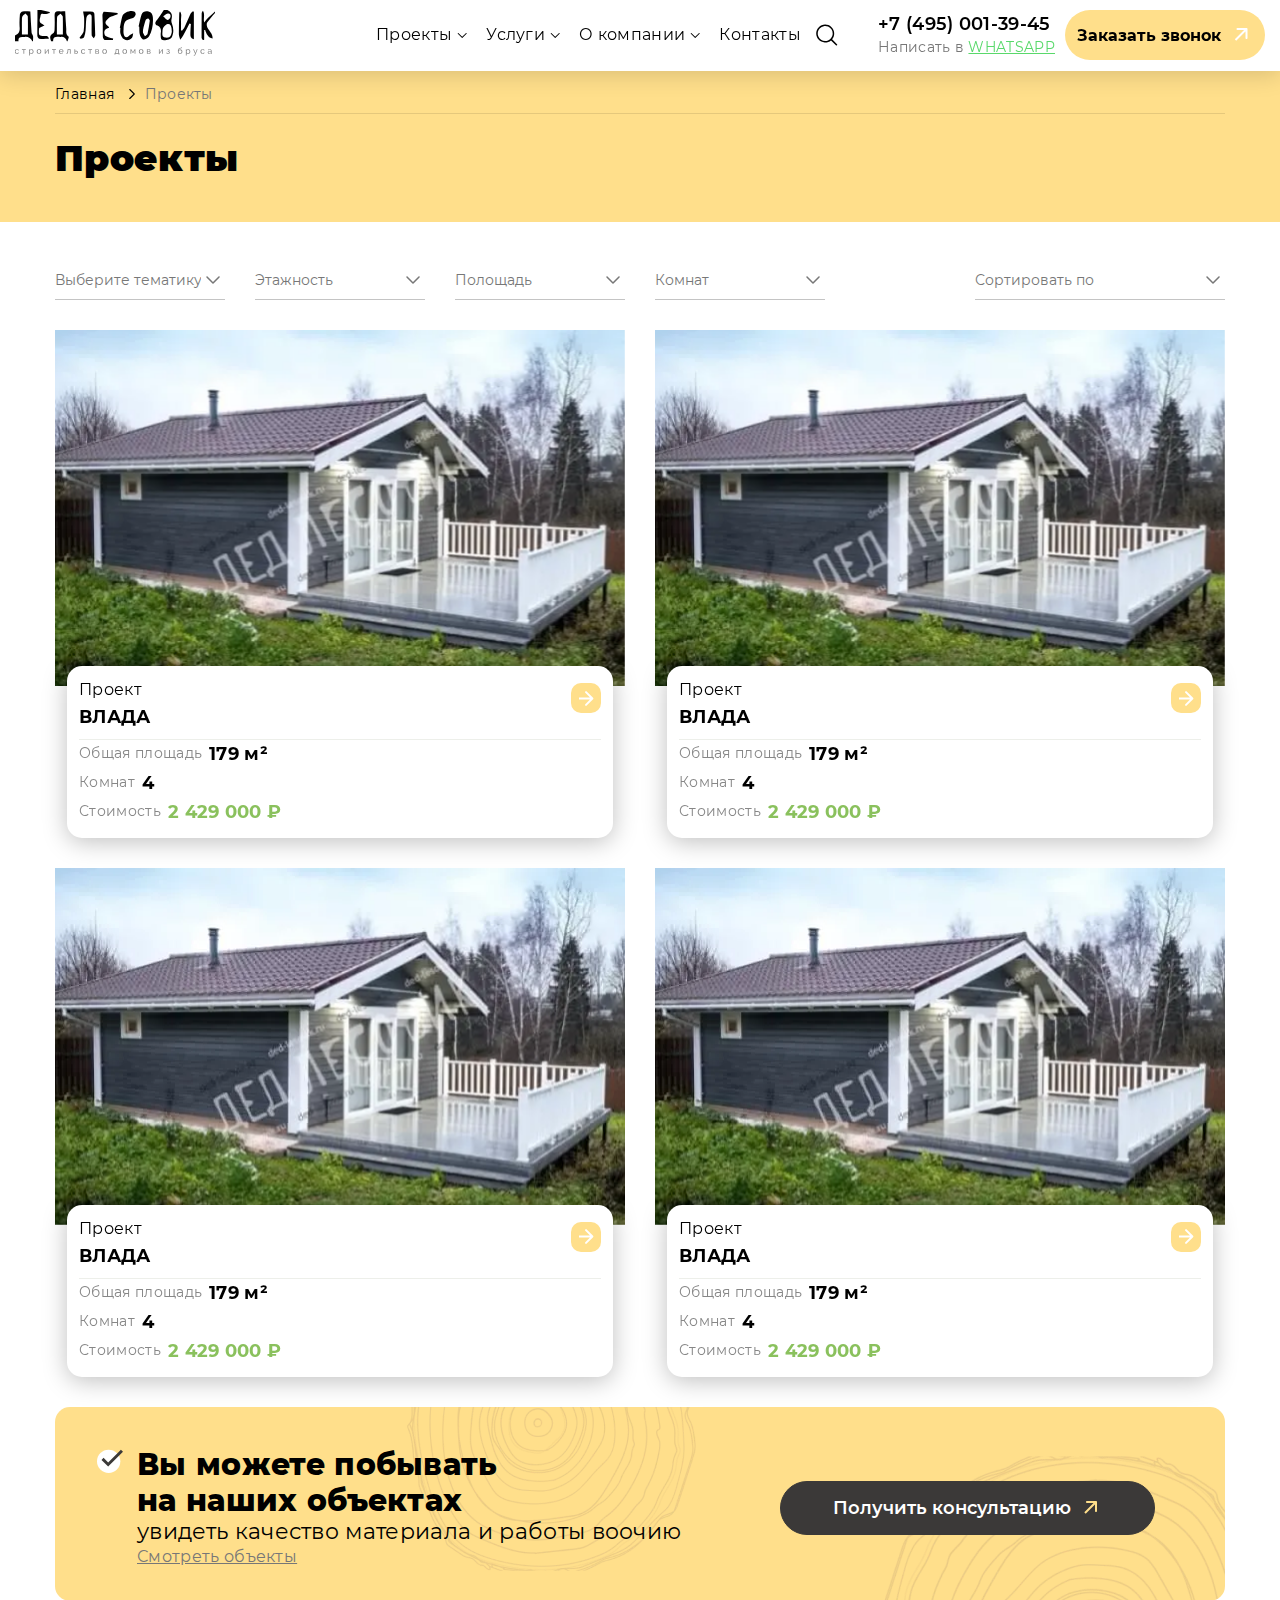
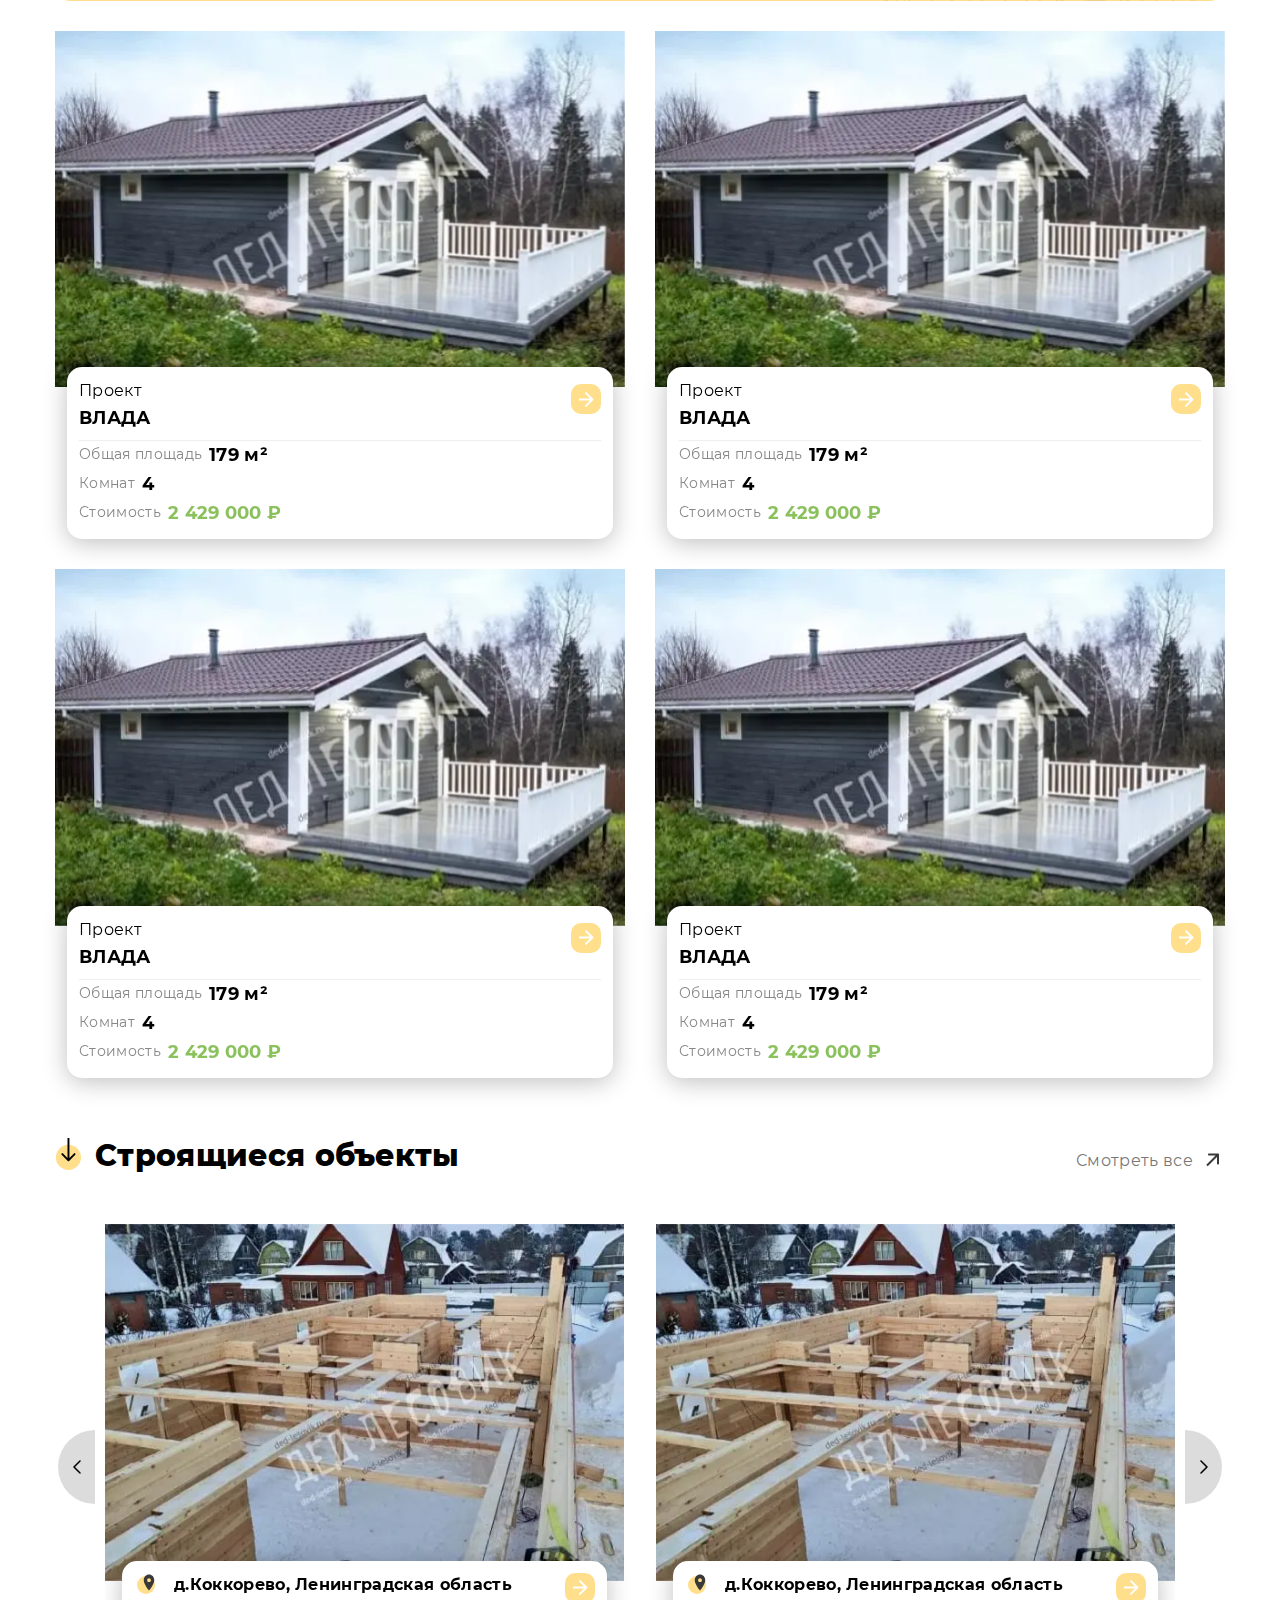
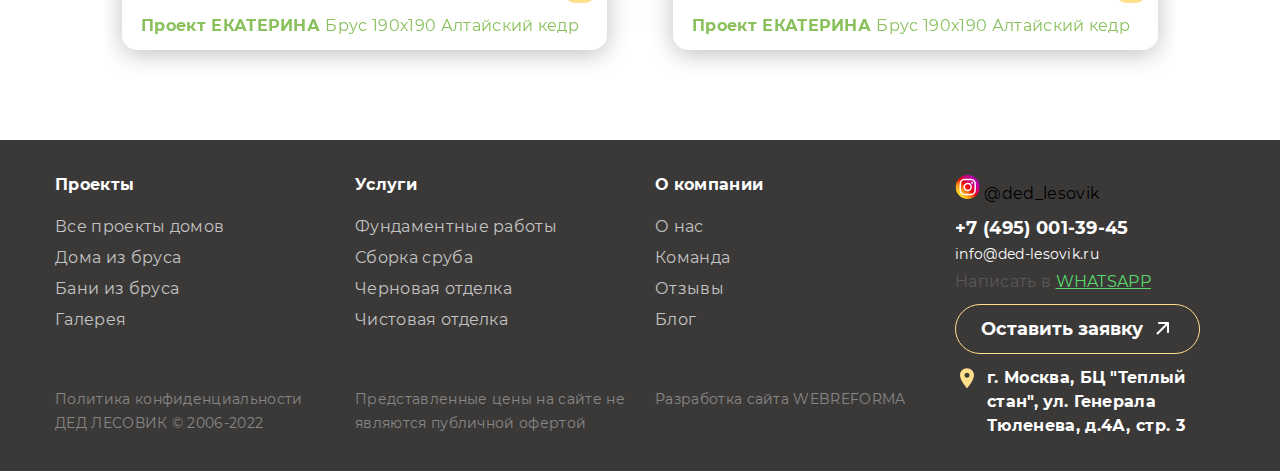
<file: catalog copy.html>
<!DOCTYPE html> <html lang="en">

<head>
	<meta charset="UTF-8">
	<meta name="viewport"
				content="width=device-width, initial-scale=1.0">
	<meta name="description"
				content="">
	<meta name="keywords"
				content="">
	<link rel="shortcut icon"
				href="img/favicons/favicon.svg"
				type="image/svg+xml">
	<link rel="shortcut icon"
				href="img/favicons/favicon.webp"
				type="image/webp">
	<link rel="shortcut icon"
				href="img/favicons/favicon.png"
				type="image/x-icon">
	<link rel="stylesheet"
				href="css/libs.min.css">
	<link rel="stylesheet"
				href="css/style.min.css">
	<title>Каталог</title>
</head>


<body>
    <div class="wrapper">
        <header id="header" class='header'>
            <div class='container'>
    <div class='header__inner'>
        <a href="" class="header__logo">
            <img src="img/logo.svg" alt="">
        </a>
        <div class="header__mob-menu">
            <nav class="nav">
                <div class="nav__item">
                    <div class="nav__item-show">
                        <span>Проекты</span>
                        <svg width="17" height="17" viewBox="0 0 17 17" fill="none" xmlns="http://www.w3.org/2000/svg">
                            <path d="M12.6842 6.49905C12.6846 6.56486 12.6719 6.63009 12.6471 6.69101C12.6222 6.75193 12.5855 6.80733 12.5392 6.85405L8.53917 10.8541C8.49269 10.9009 8.43739 10.9381 8.37646 10.9635C8.31553 10.9889 8.25018 11.002 8.18418 11.002C8.11817 11.002 8.05282 10.9889 7.99189 10.9635C7.93096 10.9381 7.87566 10.9009 7.82918 10.8541L3.82917 6.85405C3.73502 6.7599 3.68213 6.63221 3.68213 6.49905C3.68213 6.3659 3.73502 6.23821 3.82917 6.14405C3.92333 6.0499 4.05102 5.99701 4.18417 5.99701C4.31733 5.99701 4.44502 6.0499 4.53917 6.14405L8.18417 9.79405L11.8292 6.14405C11.8757 6.09719 11.931 6.05999 11.9919 6.03461C12.0528 6.00922 12.1182 5.99615 12.1842 5.99615C12.2502 5.99615 12.3155 6.00922 12.3765 6.03461C12.4374 6.05999 12.4927 6.09719 12.5392 6.14405C12.5855 6.19077 12.6222 6.24618 12.6471 6.3071C12.6719 6.36802 12.6846 6.43325 12.6842 6.49905Z" fill="black"/>
                        </svg>
                    </div>
                    <div class="nav__item-hidden">
                        <div class="nav__item-hidden-inner">
                            <a href="" class="nav__item-link">Все проекты домов</a>
                            <a href="" class="nav__item-link">Бани из бруса</a>
                            <a href="" class="nav__item-link">Дома из бруса</a>
                            <a href="" class="nav__item-link">Галерея</a>
                        </div>
                    </div>
                </div>
                <div class="nav__item">
                    <div class="nav__item-show">
                        <span>Услуги</span>
                        <svg width="17" height="17" viewBox="0 0 17 17" fill="none" xmlns="http://www.w3.org/2000/svg">
                            <path d="M12.6842 6.49905C12.6846 6.56486 12.6719 6.63009 12.6471 6.69101C12.6222 6.75193 12.5855 6.80733 12.5392 6.85405L8.53917 10.8541C8.49269 10.9009 8.43739 10.9381 8.37646 10.9635C8.31553 10.9889 8.25018 11.002 8.18418 11.002C8.11817 11.002 8.05282 10.9889 7.99189 10.9635C7.93096 10.9381 7.87566 10.9009 7.82918 10.8541L3.82917 6.85405C3.73502 6.7599 3.68213 6.63221 3.68213 6.49905C3.68213 6.3659 3.73502 6.23821 3.82917 6.14405C3.92333 6.0499 4.05102 5.99701 4.18417 5.99701C4.31733 5.99701 4.44502 6.0499 4.53917 6.14405L8.18417 9.79405L11.8292 6.14405C11.8757 6.09719 11.931 6.05999 11.9919 6.03461C12.0528 6.00922 12.1182 5.99615 12.1842 5.99615C12.2502 5.99615 12.3155 6.00922 12.3765 6.03461C12.4374 6.05999 12.4927 6.09719 12.5392 6.14405C12.5855 6.19077 12.6222 6.24618 12.6471 6.3071C12.6719 6.36802 12.6846 6.43325 12.6842 6.49905Z" fill="black"/>
                        </svg>
                    </div>
                    <div class="nav__item-hidden">
                        <div class="nav__item-hidden-inner">
                            <a href="" class="nav__item-link">Все проекты домов</a>
                            <a href="" class="nav__item-link">Бани из бруса</a>
                            <a href="" class="nav__item-link">Дома из бруса</a>
                            <a href="" class="nav__item-link">Галерея</a>
                        </div>
                    </div>
                </div>
                <div class="nav__item">
                    <div class="nav__item-show">
                        <span>О компании</span>
                        <svg width="17" height="17" viewBox="0 0 17 17" fill="none" xmlns="http://www.w3.org/2000/svg">
                            <path d="M12.6842 6.49905C12.6846 6.56486 12.6719 6.63009 12.6471 6.69101C12.6222 6.75193 12.5855 6.80733 12.5392 6.85405L8.53917 10.8541C8.49269 10.9009 8.43739 10.9381 8.37646 10.9635C8.31553 10.9889 8.25018 11.002 8.18418 11.002C8.11817 11.002 8.05282 10.9889 7.99189 10.9635C7.93096 10.9381 7.87566 10.9009 7.82918 10.8541L3.82917 6.85405C3.73502 6.7599 3.68213 6.63221 3.68213 6.49905C3.68213 6.3659 3.73502 6.23821 3.82917 6.14405C3.92333 6.0499 4.05102 5.99701 4.18417 5.99701C4.31733 5.99701 4.44502 6.0499 4.53917 6.14405L8.18417 9.79405L11.8292 6.14405C11.8757 6.09719 11.931 6.05999 11.9919 6.03461C12.0528 6.00922 12.1182 5.99615 12.1842 5.99615C12.2502 5.99615 12.3155 6.00922 12.3765 6.03461C12.4374 6.05999 12.4927 6.09719 12.5392 6.14405C12.5855 6.19077 12.6222 6.24618 12.6471 6.3071C12.6719 6.36802 12.6846 6.43325 12.6842 6.49905Z" fill="black"/>
                        </svg>
                    </div>
                    <div class="nav__item-hidden">
                        <div class="nav__item-hidden-inner">
                            <a href="" class="nav__item-link">Дома из бруса</a>
                            <a href="" class="nav__item-link">Галерея</a>
                        </div>
                    </div>
                </div>
                <div class="nav__item">
                    <a href="" class="nav__item-link2">Контакты</a>
                </div>
            </nav>
            <button class="header__btn btn btn-yellow">
                <span>Заказать звонок</span>
                <svg width="25" height="24" viewBox="0 0 25 24" fill="none" xmlns="http://www.w3.org/2000/svg">
                    <path d="M18.5 6C18.5 5.44771 18.0523 5 17.5 5L8.5 5C7.94772 5 7.5 5.44771 7.5 6C7.5 6.55228 7.94772 7 8.5 7L16.5 7L16.5 15C16.5 15.5523 16.9477 16 17.5 16C18.0523 16 18.5 15.5523 18.5 15L18.5 6ZM7.20711 17.7071L18.2071 6.70711L16.7929 5.29289L5.79289 16.2929L7.20711 17.7071Z" fill="white"/>
                </svg>
            </button>
        </div>
        <div class="header__search header__search-active">
            <button class="header__search-btn btn">
                <svg width="22" height="22" viewBox="0 0 22 22" fill="none" xmlns="http://www.w3.org/2000/svg">
                    <path d="M20.9852 20.2175L16.1102 15.3425H16.0577C17.5603 13.5708 18.3196 11.2867 18.1768 8.96798C18.0341 6.64929 17.0002 4.47562 15.2916 2.90166C13.583 1.32771 11.332 0.475392 9.00937 0.523011C6.68677 0.57063 4.47256 1.51449 2.82989 3.15716C1.18722 4.79983 0.24336 7.01405 0.195741 9.33664C0.148122 11.6592 1.00044 13.9103 2.57439 15.6189C4.14835 17.3275 6.32202 18.3613 8.64071 18.5041C10.9594 18.6469 13.2435 17.8876 15.0152 16.3849C15.0152 16.3849 15.0152 16.4224 15.0152 16.4374L19.8902 21.3125C19.9599 21.3827 20.0429 21.4385 20.1342 21.4766C20.2256 21.5147 20.3237 21.5343 20.4227 21.5343C20.5217 21.5343 20.6197 21.5147 20.7111 21.4766C20.8025 21.4385 20.8855 21.3827 20.9552 21.3125C21.0321 21.2444 21.0942 21.1612 21.1376 21.0682C21.181 20.9751 21.2049 20.8741 21.2077 20.7715C21.2105 20.6688 21.1922 20.5667 21.154 20.4714C21.1157 20.3761 21.0582 20.2896 20.9852 20.2175ZM9.20268 16.9999C7.71932 16.9999 6.26927 16.5601 5.0359 15.736C3.80253 14.9119 2.84124 13.7405 2.27358 12.3701C1.70592 10.9996 1.5574 9.49163 1.84679 8.03677C2.13618 6.58191 2.85048 5.24554 3.89938 4.19665C4.94827 3.14775 6.28464 2.43345 7.7395 2.14406C9.19436 1.85467 10.7024 2.00319 12.0728 2.57085C13.4433 3.13851 14.6146 4.0998 15.4387 5.33317C16.2628 6.56654 16.7027 8.01659 16.7027 9.49995C16.7027 10.4849 16.5087 11.4601 16.1318 12.3701C15.7549 13.28 15.2024 14.1068 14.506 14.8033C13.8095 15.4997 12.9827 16.0521 12.0728 16.429C11.1629 16.806 10.1876 16.9999 9.20268 16.9999Z" fill="black"/>
                </svg>
            </button>
            <div class="header__search-show">
                <input type="text" placeholder="Поиск">
                <button class="header__search-clear btn">
                    <svg width="18" height="18" viewBox="0 0 18 18" fill="none" xmlns="http://www.w3.org/2000/svg">
                        <path d="M11.029 6.05197C10.9066 6.17368 10.8458 6.33365 10.8458 6.49363C10.8458 6.65361 10.9066 6.81359 11.029 6.93529C11.273 7.17934 11.6689 7.17934 11.9129 6.93529L16.9149 1.93837C17.1589 1.69432 17.1589 1.29909 16.9149 1.05504C16.6708 0.810998 16.275 0.810998 16.0309 1.05504L11.029 6.05197Z" fill="#C4C4C4"/>
                        <path d="M8.96998 9.87574L16.0309 16.9304C16.275 17.1745 16.6708 17.1745 16.9149 16.9304C17.1589 16.6864 17.2668 16.2911 17.0222 16.0471L9.62746 8.55138L9.62746 8.36568L9.41102 8.36568L1.90904 0.962824C1.665 0.718781 1.26913 0.765205 1.02509 1.00862C0.902753 1.13033 0.841899 1.31352 0.841899 1.4735C0.841899 1.63347 0.902753 1.80474 1.02509 1.92645L8.08541 8.98677L1.02446 16.0439C0.902125 16.1657 0.841271 16.3275 0.841271 16.4869C0.841271 16.6462 0.902125 16.8074 1.02446 16.9292C1.2685 17.1732 1.66437 17.1738 1.90841 16.9298L8.96998 9.87574Z" fill="#C4C4C4"/>
                    </svg>
                </button>

            </div>
            <div class="header__search-hidden">
                <a href="" class="header__search-item">
                    <img src="img/search.webp" alt="">
                    <span>Название дома</span>
                </a>
                <a href="" class="header__search-item">
                    <img src="img/search.webp" alt="">
                    <span>Название дома</span>
                </a>
                <a href="" class="header__search-item">
                    <img src="img/search.webp" alt="">
                    <span>Название дома</span>
                </a>
                <a href="" class="header__search-link btn-link">
                    <span>Все результаты поиска</span>
                    <svg width="24" height="24" viewBox="0 0 24 24" fill="none" xmlns="http://www.w3.org/2000/svg">
                        <path d="M18 6C18 5.44771 17.5523 5 17 5L8 5C7.44772 5 7 5.44771 7 6C7 6.55228 7.44772 7 8 7L16 7L16 15C16 15.5523 16.4477 16 17 16C17.5523 16 18 15.5523 18 15L18 6ZM6.70711 17.7071L17.7071 6.70711L16.2929 5.29289L5.29289 16.2929L6.70711 17.7071Z" fill="#3B3938"/>
                    </svg>
                </a>
            </div>

        </div>
        <a href="" class="header__instagram">
            <img src="img/instagram.svg" alt="">
        </a>
        <div class="header__contacts">
            <a href="tel:+7 (495) 001-39-45" class="header__phone">+7 (495) 001-39-45</a>
            <div class="header__whatsapp">
                <span>Написать в </span>
                <a href="">WHATSAPP</a>
            </div>
        </div>
        <button class="header__burger"></button>
    </div>
</div>
        </header>

        <main class="content">

            <section class='page-top'>
                <div class='container'>
                    <div class="breadcrumbs">
                        <a href="" class="breadcrumbs__item">Главная</a>
                        <span class="breadcrumbs__item">Проекты</span>
                    </div>
                    <h1 class="page-top__title title1-bold">Проекты </h1>
                </div>
            </section>

            <section class='catalog'>
                <div class='container'>
                    <div class="filter">
                        <div class="filter__mob">
                            <div class="filter__title">Фильтр</div>
                            <button class="filter__btn"></button>
                        </div>
                        <div class="filter__wrap">
                            <div class="filter__item">
                                <div class="custom-select">
                                    <input disabled type="text" placeholder="Выберите тематику">
                                    <div class="custom-select__dropdown">
                                        <div class="custom-select__dropdown-inner">
                                            <div class="custom-select__dropdown-item">Дома</div>
                                            <div class="custom-select__dropdown-item">Бани</div>
                                        </div>
                                    </div>
                                </div>
                            </div>
                            <div class="filter__item">
                                <div class="custom-select">
                                    <input disabled type="text" placeholder="Этажность">
                                    <div class="custom-select__dropdown">
                                        <div class="custom-select__dropdown-inner">
                                            <div class="custom-select__dropdown-item">1</div>
                                            <div class="custom-select__dropdown-item">2</div>
                                        </div>
                                    </div>
                                </div>
                            </div>
                            <div class="filter__item">
                                <div class="custom-select">
                                    <input disabled type="text" placeholder="Полощадь">
                                    <div class="custom-select__dropdown">
                                        <div class="custom-select__dropdown-inner">
                                            <div class="custom-select__dropdown-item">до 100 м2</div>
                                            <div class="custom-select__dropdown-item">От 100 до 200 м2</div>
                                            <div class="custom-select__dropdown-item">От 200 до 300 м2</div>
                                            <div class="custom-select__dropdown-item">300 м2</div>
                                        </div>
                                    </div>
                                </div>
                            </div>
                            <div class="filter__item">
                                <div class="custom-select">
                                    <input disabled type="text" placeholder="Комнат">
                                    <div class="custom-select__dropdown">
                                        <div class="custom-select__dropdown-inner">
                                            <div class="custom-select__dropdown-item">1</div>
                                            <div class="custom-select__dropdown-item">2</div>
                                        </div>
                                    </div>
                                </div>
                            </div>
                            <div class="filter__item">
                                <div class="custom-select">
                                    <input disabled type="text" placeholder="Сортировать по ">
                                    <div class="custom-select__dropdown">
                                        <div class="custom-select__dropdown-inner">
                                            <div class="custom-select__dropdown-item">цене</div>
                                            <div class="custom-select__dropdown-item">качеству</div>
                                            <div class="custom-select__dropdown-item">дате</div>
                                        </div>
                                    </div>
                                </div>
                            </div>
                        </div>
                    </div>
                    <div class='catalog__wrap'>
                        <div class="catalog__item">
                            <div class="project-card">
    <div class="project-card__top">
        <div class='swiper-container'>
            <div class='swiper-wrapper'>
                <div class='swiper-slide'>
                    <img src="img/home3.webp" alt="" class="project-card__img project-card__img--active" data-tab-path="1">
                </div>
                <div class='swiper-slide'>
                    <img src="img/home2.webp" alt="" class="project-card__img project-card__img--active" data-tab-path="1">
                </div>
                <div class='swiper-slide'>
                    <img src="img/home4.webp" alt="" class="project-card__img project-card__img--active" data-tab-path="1">
                </div>
                <div class='swiper-slide'>
                    <img src="img/home5.webp" alt="" class="project-card__img project-card__img--active" data-tab-path="1">
                </div>
                <div class='swiper-slide'>
                    <img src="img/home3.webp" alt="" class="project-card__img project-card__img--active" data-tab-path="1">
                </div>
            </div>

        </div>
        <div class='swiper-pagination'></div>
        <div class='swiper-button-prev slider-btn'>
            <svg width="8" height="14" viewBox="0 0 8 14" fill="none" xmlns="http://www.w3.org/2000/svg">
                <path d="M7.00002 13.75C6.90131 13.7506 6.80346 13.7317 6.71208 13.6943C6.62071 13.657 6.5376 13.602 6.46752 13.5325L0.467515 7.53252C0.397219 7.46279 0.341423 7.37984 0.303347 7.28845C0.26527 7.19706 0.245667 7.09903 0.245667 7.00002C0.245667 6.90101 0.26527 6.80298 0.303347 6.71158C0.341423 6.62019 0.397219 6.53724 0.467515 6.46752L6.46752 0.467517C6.60874 0.326289 6.80029 0.246948 7.00002 0.246948C7.19974 0.246948 7.39129 0.326289 7.53251 0.467517C7.67374 0.608745 7.75308 0.800291 7.75308 1.00002C7.75308 1.19974 7.67374 1.39129 7.53251 1.53252L2.05752 7.00002L7.53251 12.4675C7.60281 12.5372 7.65861 12.6202 7.69668 12.7116C7.73476 12.803 7.75436 12.901 7.75436 13C7.75436 13.099 7.73476 13.1971 7.69668 13.2885C7.65861 13.3798 7.60281 13.4628 7.53251 13.5325C7.46243 13.602 7.37932 13.657 7.28795 13.6943C7.19657 13.7317 7.09872 13.7506 7.00002 13.75Z" fill="black"/>
            </svg>
        </div>
        <div class='swiper-button-next slider-btn'>
            <svg width="8" height="14" viewBox="0 0 8 14" fill="none" xmlns="http://www.w3.org/2000/svg">
                <path d="M0.999986 0.24693C1.09869 0.246359 1.19654 0.265277 1.28792 0.302601C1.37929 0.339924 1.4624 0.39492 1.53249 0.46443L7.53249 6.46443C7.60278 6.53415 7.65858 6.6171 7.69665 6.7085C7.73473 6.79989 7.75433 6.89792 7.75433 6.99693C7.75433 7.09594 7.73473 7.19397 7.69665 7.28536C7.65858 7.37676 7.60278 7.45971 7.53249 7.52943L1.53248 13.5294C1.39126 13.6707 1.19971 13.75 0.999985 13.75C0.800259 13.75 0.608713 13.6707 0.467485 13.5294C0.326258 13.3882 0.246916 13.1967 0.246916 12.9969C0.246916 12.7972 0.326258 12.6057 0.467486 12.4644L5.94249 6.99693L0.467486 1.52943C0.39719 1.45971 0.341393 1.37676 0.303317 1.28536C0.26524 1.19397 0.245637 1.09594 0.245637 0.996929C0.245637 0.897921 0.26524 0.799892 0.303317 0.708497C0.341393 0.617103 0.39719 0.534152 0.467487 0.46443C0.537567 0.39492 0.620677 0.339924 0.712055 0.302601C0.803434 0.265277 0.901281 0.246359 0.999986 0.24693Z" fill="black"/>
            </svg>
        </div>
    </div>
    <div class="project-card__bottom">
        <a href="" class="project-card__info">
            <div class="project-card__title">
                <div class="project-card__arrow">
                    <img src="img/arrow2.svg" alt="">
                </div>
                <div class="project-card__title-text title3">
                    Проект <strong>ВЛАДА</strong>
                </div>
            </div>
            <div class="project-card__items">
                <div class="project-card__item">
                    <div class="project-card__item-title">Общая площадь</div>
                    <div class="project-card__item-desc">179 м²</div>
                </div>
                <div class="project-card__item">
                    <div class="project-card__item-title">Комнат</div>
                    <div class="project-card__item-desc">4</div>
                </div>
                <div class="project-card__item">
                    <div class="project-card__item-title">Стоимость</div>
                    <div class="project-card__item-desc project-card__item-desc--green">2 429 000 ₽</div>
                </div>
            </div>
        </a>
    </div>
</div>
                        </div>
                        <div class="catalog__item">
                            <div class="project-card">
    <div class="project-card__top">
        <div class='swiper-container'>
            <div class='swiper-wrapper'>
                <div class='swiper-slide'>
                    <img src="img/home3.webp" alt="" class="project-card__img project-card__img--active" data-tab-path="1">
                </div>
                <div class='swiper-slide'>
                    <img src="img/home2.webp" alt="" class="project-card__img project-card__img--active" data-tab-path="1">
                </div>
                <div class='swiper-slide'>
                    <img src="img/home4.webp" alt="" class="project-card__img project-card__img--active" data-tab-path="1">
                </div>
                <div class='swiper-slide'>
                    <img src="img/home5.webp" alt="" class="project-card__img project-card__img--active" data-tab-path="1">
                </div>
                <div class='swiper-slide'>
                    <img src="img/home3.webp" alt="" class="project-card__img project-card__img--active" data-tab-path="1">
                </div>
            </div>

        </div>
        <div class='swiper-pagination'></div>
        <div class='swiper-button-prev slider-btn'>
            <svg width="8" height="14" viewBox="0 0 8 14" fill="none" xmlns="http://www.w3.org/2000/svg">
                <path d="M7.00002 13.75C6.90131 13.7506 6.80346 13.7317 6.71208 13.6943C6.62071 13.657 6.5376 13.602 6.46752 13.5325L0.467515 7.53252C0.397219 7.46279 0.341423 7.37984 0.303347 7.28845C0.26527 7.19706 0.245667 7.09903 0.245667 7.00002C0.245667 6.90101 0.26527 6.80298 0.303347 6.71158C0.341423 6.62019 0.397219 6.53724 0.467515 6.46752L6.46752 0.467517C6.60874 0.326289 6.80029 0.246948 7.00002 0.246948C7.19974 0.246948 7.39129 0.326289 7.53251 0.467517C7.67374 0.608745 7.75308 0.800291 7.75308 1.00002C7.75308 1.19974 7.67374 1.39129 7.53251 1.53252L2.05752 7.00002L7.53251 12.4675C7.60281 12.5372 7.65861 12.6202 7.69668 12.7116C7.73476 12.803 7.75436 12.901 7.75436 13C7.75436 13.099 7.73476 13.1971 7.69668 13.2885C7.65861 13.3798 7.60281 13.4628 7.53251 13.5325C7.46243 13.602 7.37932 13.657 7.28795 13.6943C7.19657 13.7317 7.09872 13.7506 7.00002 13.75Z" fill="black"/>
            </svg>
        </div>
        <div class='swiper-button-next slider-btn'>
            <svg width="8" height="14" viewBox="0 0 8 14" fill="none" xmlns="http://www.w3.org/2000/svg">
                <path d="M0.999986 0.24693C1.09869 0.246359 1.19654 0.265277 1.28792 0.302601C1.37929 0.339924 1.4624 0.39492 1.53249 0.46443L7.53249 6.46443C7.60278 6.53415 7.65858 6.6171 7.69665 6.7085C7.73473 6.79989 7.75433 6.89792 7.75433 6.99693C7.75433 7.09594 7.73473 7.19397 7.69665 7.28536C7.65858 7.37676 7.60278 7.45971 7.53249 7.52943L1.53248 13.5294C1.39126 13.6707 1.19971 13.75 0.999985 13.75C0.800259 13.75 0.608713 13.6707 0.467485 13.5294C0.326258 13.3882 0.246916 13.1967 0.246916 12.9969C0.246916 12.7972 0.326258 12.6057 0.467486 12.4644L5.94249 6.99693L0.467486 1.52943C0.39719 1.45971 0.341393 1.37676 0.303317 1.28536C0.26524 1.19397 0.245637 1.09594 0.245637 0.996929C0.245637 0.897921 0.26524 0.799892 0.303317 0.708497C0.341393 0.617103 0.39719 0.534152 0.467487 0.46443C0.537567 0.39492 0.620677 0.339924 0.712055 0.302601C0.803434 0.265277 0.901281 0.246359 0.999986 0.24693Z" fill="black"/>
            </svg>
        </div>
    </div>
    <div class="project-card__bottom">
        <a href="" class="project-card__info">
            <div class="project-card__title">
                <div class="project-card__arrow">
                    <img src="img/arrow2.svg" alt="">
                </div>
                <div class="project-card__title-text title3">
                    Проект <strong>ВЛАДА</strong>
                </div>
            </div>
            <div class="project-card__items">
                <div class="project-card__item">
                    <div class="project-card__item-title">Общая площадь</div>
                    <div class="project-card__item-desc">179 м²</div>
                </div>
                <div class="project-card__item">
                    <div class="project-card__item-title">Комнат</div>
                    <div class="project-card__item-desc">4</div>
                </div>
                <div class="project-card__item">
                    <div class="project-card__item-title">Стоимость</div>
                    <div class="project-card__item-desc project-card__item-desc--green">2 429 000 ₽</div>
                </div>
            </div>
        </a>
    </div>
</div>
                        </div>
                        <div class="catalog__item">
                            <div class="project-card">
    <div class="project-card__top">
        <div class='swiper-container'>
            <div class='swiper-wrapper'>
                <div class='swiper-slide'>
                    <img src="img/home3.webp" alt="" class="project-card__img project-card__img--active" data-tab-path="1">
                </div>
                <div class='swiper-slide'>
                    <img src="img/home2.webp" alt="" class="project-card__img project-card__img--active" data-tab-path="1">
                </div>
                <div class='swiper-slide'>
                    <img src="img/home4.webp" alt="" class="project-card__img project-card__img--active" data-tab-path="1">
                </div>
                <div class='swiper-slide'>
                    <img src="img/home5.webp" alt="" class="project-card__img project-card__img--active" data-tab-path="1">
                </div>
                <div class='swiper-slide'>
                    <img src="img/home3.webp" alt="" class="project-card__img project-card__img--active" data-tab-path="1">
                </div>
            </div>

        </div>
        <div class='swiper-pagination'></div>
        <div class='swiper-button-prev slider-btn'>
            <svg width="8" height="14" viewBox="0 0 8 14" fill="none" xmlns="http://www.w3.org/2000/svg">
                <path d="M7.00002 13.75C6.90131 13.7506 6.80346 13.7317 6.71208 13.6943C6.62071 13.657 6.5376 13.602 6.46752 13.5325L0.467515 7.53252C0.397219 7.46279 0.341423 7.37984 0.303347 7.28845C0.26527 7.19706 0.245667 7.09903 0.245667 7.00002C0.245667 6.90101 0.26527 6.80298 0.303347 6.71158C0.341423 6.62019 0.397219 6.53724 0.467515 6.46752L6.46752 0.467517C6.60874 0.326289 6.80029 0.246948 7.00002 0.246948C7.19974 0.246948 7.39129 0.326289 7.53251 0.467517C7.67374 0.608745 7.75308 0.800291 7.75308 1.00002C7.75308 1.19974 7.67374 1.39129 7.53251 1.53252L2.05752 7.00002L7.53251 12.4675C7.60281 12.5372 7.65861 12.6202 7.69668 12.7116C7.73476 12.803 7.75436 12.901 7.75436 13C7.75436 13.099 7.73476 13.1971 7.69668 13.2885C7.65861 13.3798 7.60281 13.4628 7.53251 13.5325C7.46243 13.602 7.37932 13.657 7.28795 13.6943C7.19657 13.7317 7.09872 13.7506 7.00002 13.75Z" fill="black"/>
            </svg>
        </div>
        <div class='swiper-button-next slider-btn'>
            <svg width="8" height="14" viewBox="0 0 8 14" fill="none" xmlns="http://www.w3.org/2000/svg">
                <path d="M0.999986 0.24693C1.09869 0.246359 1.19654 0.265277 1.28792 0.302601C1.37929 0.339924 1.4624 0.39492 1.53249 0.46443L7.53249 6.46443C7.60278 6.53415 7.65858 6.6171 7.69665 6.7085C7.73473 6.79989 7.75433 6.89792 7.75433 6.99693C7.75433 7.09594 7.73473 7.19397 7.69665 7.28536C7.65858 7.37676 7.60278 7.45971 7.53249 7.52943L1.53248 13.5294C1.39126 13.6707 1.19971 13.75 0.999985 13.75C0.800259 13.75 0.608713 13.6707 0.467485 13.5294C0.326258 13.3882 0.246916 13.1967 0.246916 12.9969C0.246916 12.7972 0.326258 12.6057 0.467486 12.4644L5.94249 6.99693L0.467486 1.52943C0.39719 1.45971 0.341393 1.37676 0.303317 1.28536C0.26524 1.19397 0.245637 1.09594 0.245637 0.996929C0.245637 0.897921 0.26524 0.799892 0.303317 0.708497C0.341393 0.617103 0.39719 0.534152 0.467487 0.46443C0.537567 0.39492 0.620677 0.339924 0.712055 0.302601C0.803434 0.265277 0.901281 0.246359 0.999986 0.24693Z" fill="black"/>
            </svg>
        </div>
    </div>
    <div class="project-card__bottom">
        <a href="" class="project-card__info">
            <div class="project-card__title">
                <div class="project-card__arrow">
                    <img src="img/arrow2.svg" alt="">
                </div>
                <div class="project-card__title-text title3">
                    Проект <strong>ВЛАДА</strong>
                </div>
            </div>
            <div class="project-card__items">
                <div class="project-card__item">
                    <div class="project-card__item-title">Общая площадь</div>
                    <div class="project-card__item-desc">179 м²</div>
                </div>
                <div class="project-card__item">
                    <div class="project-card__item-title">Комнат</div>
                    <div class="project-card__item-desc">4</div>
                </div>
                <div class="project-card__item">
                    <div class="project-card__item-title">Стоимость</div>
                    <div class="project-card__item-desc project-card__item-desc--green">2 429 000 ₽</div>
                </div>
            </div>
        </a>
    </div>
</div>
                        </div>
                        <div class="catalog__item">
                            <div class="project-card">
    <div class="project-card__top">
        <div class='swiper-container'>
            <div class='swiper-wrapper'>
                <div class='swiper-slide'>
                    <img src="img/home3.webp" alt="" class="project-card__img project-card__img--active" data-tab-path="1">
                </div>
                <div class='swiper-slide'>
                    <img src="img/home2.webp" alt="" class="project-card__img project-card__img--active" data-tab-path="1">
                </div>
                <div class='swiper-slide'>
                    <img src="img/home4.webp" alt="" class="project-card__img project-card__img--active" data-tab-path="1">
                </div>
                <div class='swiper-slide'>
                    <img src="img/home5.webp" alt="" class="project-card__img project-card__img--active" data-tab-path="1">
                </div>
                <div class='swiper-slide'>
                    <img src="img/home3.webp" alt="" class="project-card__img project-card__img--active" data-tab-path="1">
                </div>
            </div>

        </div>
        <div class='swiper-pagination'></div>
        <div class='swiper-button-prev slider-btn'>
            <svg width="8" height="14" viewBox="0 0 8 14" fill="none" xmlns="http://www.w3.org/2000/svg">
                <path d="M7.00002 13.75C6.90131 13.7506 6.80346 13.7317 6.71208 13.6943C6.62071 13.657 6.5376 13.602 6.46752 13.5325L0.467515 7.53252C0.397219 7.46279 0.341423 7.37984 0.303347 7.28845C0.26527 7.19706 0.245667 7.09903 0.245667 7.00002C0.245667 6.90101 0.26527 6.80298 0.303347 6.71158C0.341423 6.62019 0.397219 6.53724 0.467515 6.46752L6.46752 0.467517C6.60874 0.326289 6.80029 0.246948 7.00002 0.246948C7.19974 0.246948 7.39129 0.326289 7.53251 0.467517C7.67374 0.608745 7.75308 0.800291 7.75308 1.00002C7.75308 1.19974 7.67374 1.39129 7.53251 1.53252L2.05752 7.00002L7.53251 12.4675C7.60281 12.5372 7.65861 12.6202 7.69668 12.7116C7.73476 12.803 7.75436 12.901 7.75436 13C7.75436 13.099 7.73476 13.1971 7.69668 13.2885C7.65861 13.3798 7.60281 13.4628 7.53251 13.5325C7.46243 13.602 7.37932 13.657 7.28795 13.6943C7.19657 13.7317 7.09872 13.7506 7.00002 13.75Z" fill="black"/>
            </svg>
        </div>
        <div class='swiper-button-next slider-btn'>
            <svg width="8" height="14" viewBox="0 0 8 14" fill="none" xmlns="http://www.w3.org/2000/svg">
                <path d="M0.999986 0.24693C1.09869 0.246359 1.19654 0.265277 1.28792 0.302601C1.37929 0.339924 1.4624 0.39492 1.53249 0.46443L7.53249 6.46443C7.60278 6.53415 7.65858 6.6171 7.69665 6.7085C7.73473 6.79989 7.75433 6.89792 7.75433 6.99693C7.75433 7.09594 7.73473 7.19397 7.69665 7.28536C7.65858 7.37676 7.60278 7.45971 7.53249 7.52943L1.53248 13.5294C1.39126 13.6707 1.19971 13.75 0.999985 13.75C0.800259 13.75 0.608713 13.6707 0.467485 13.5294C0.326258 13.3882 0.246916 13.1967 0.246916 12.9969C0.246916 12.7972 0.326258 12.6057 0.467486 12.4644L5.94249 6.99693L0.467486 1.52943C0.39719 1.45971 0.341393 1.37676 0.303317 1.28536C0.26524 1.19397 0.245637 1.09594 0.245637 0.996929C0.245637 0.897921 0.26524 0.799892 0.303317 0.708497C0.341393 0.617103 0.39719 0.534152 0.467487 0.46443C0.537567 0.39492 0.620677 0.339924 0.712055 0.302601C0.803434 0.265277 0.901281 0.246359 0.999986 0.24693Z" fill="black"/>
            </svg>
        </div>
    </div>
    <div class="project-card__bottom">
        <a href="" class="project-card__info">
            <div class="project-card__title">
                <div class="project-card__arrow">
                    <img src="img/arrow2.svg" alt="">
                </div>
                <div class="project-card__title-text title3">
                    Проект <strong>ВЛАДА</strong>
                </div>
            </div>
            <div class="project-card__items">
                <div class="project-card__item">
                    <div class="project-card__item-title">Общая площадь</div>
                    <div class="project-card__item-desc">179 м²</div>
                </div>
                <div class="project-card__item">
                    <div class="project-card__item-title">Комнат</div>
                    <div class="project-card__item-desc">4</div>
                </div>
                <div class="project-card__item">
                    <div class="project-card__item-title">Стоимость</div>
                    <div class="project-card__item-desc project-card__item-desc--green">2 429 000 ₽</div>
                </div>
            </div>
        </a>
    </div>
</div>
                        </div>
                        <div class="consult-banner">
                            <div class="consult-banner__left">
                                <div class="consult-banner__arrow-title arrow-title">
                                    <h2 class="consult-banner__title title1-bold">
                                        Вы можете побывать на наших объектах
                                    </h2>
                                    <div class="consult-banner__desc">увидеть качество материала и работы воочию</div>
                                    <a href="" class="consult-banner__link btn-link">Смотреть объекты</a>
                                    <div class="consult-banner__arrow-title-img arrow-title__img"></div>
                                </div>
                            </div>
                            <button class="consult-banner__btn btn btn-black">
                            <span>Получить консультацию</span>
                            <svg width="24" height="24" viewBox="0 0 24 24" fill="none" xmlns="http://www.w3.org/2000/svg">
                                <path d="M18 6C18 5.44771 17.5523 5 17 5L8 5C7.44772 5 7 5.44771 7 6C7 6.55228 7.44772 7 8 7L16 7L16 15C16 15.5523 16.4477 16 17 16C17.5523 16 18 15.5523 18 15L18 6ZM6.70711 17.7071L17.7071 6.70711L16.2929 5.29289L5.29289 16.2929L6.70711 17.7071Z" fill="#FFDF8B"/>
                            </svg>
                        </button>
                        </div>
                        <div class="catalog__item">
                            <div class="project-card">
    <div class="project-card__top">
        <div class='swiper-container'>
            <div class='swiper-wrapper'>
                <div class='swiper-slide'>
                    <img src="img/home3.webp" alt="" class="project-card__img project-card__img--active" data-tab-path="1">
                </div>
                <div class='swiper-slide'>
                    <img src="img/home2.webp" alt="" class="project-card__img project-card__img--active" data-tab-path="1">
                </div>
                <div class='swiper-slide'>
                    <img src="img/home4.webp" alt="" class="project-card__img project-card__img--active" data-tab-path="1">
                </div>
                <div class='swiper-slide'>
                    <img src="img/home5.webp" alt="" class="project-card__img project-card__img--active" data-tab-path="1">
                </div>
                <div class='swiper-slide'>
                    <img src="img/home3.webp" alt="" class="project-card__img project-card__img--active" data-tab-path="1">
                </div>
            </div>

        </div>
        <div class='swiper-pagination'></div>
        <div class='swiper-button-prev slider-btn'>
            <svg width="8" height="14" viewBox="0 0 8 14" fill="none" xmlns="http://www.w3.org/2000/svg">
                <path d="M7.00002 13.75C6.90131 13.7506 6.80346 13.7317 6.71208 13.6943C6.62071 13.657 6.5376 13.602 6.46752 13.5325L0.467515 7.53252C0.397219 7.46279 0.341423 7.37984 0.303347 7.28845C0.26527 7.19706 0.245667 7.09903 0.245667 7.00002C0.245667 6.90101 0.26527 6.80298 0.303347 6.71158C0.341423 6.62019 0.397219 6.53724 0.467515 6.46752L6.46752 0.467517C6.60874 0.326289 6.80029 0.246948 7.00002 0.246948C7.19974 0.246948 7.39129 0.326289 7.53251 0.467517C7.67374 0.608745 7.75308 0.800291 7.75308 1.00002C7.75308 1.19974 7.67374 1.39129 7.53251 1.53252L2.05752 7.00002L7.53251 12.4675C7.60281 12.5372 7.65861 12.6202 7.69668 12.7116C7.73476 12.803 7.75436 12.901 7.75436 13C7.75436 13.099 7.73476 13.1971 7.69668 13.2885C7.65861 13.3798 7.60281 13.4628 7.53251 13.5325C7.46243 13.602 7.37932 13.657 7.28795 13.6943C7.19657 13.7317 7.09872 13.7506 7.00002 13.75Z" fill="black"/>
            </svg>
        </div>
        <div class='swiper-button-next slider-btn'>
            <svg width="8" height="14" viewBox="0 0 8 14" fill="none" xmlns="http://www.w3.org/2000/svg">
                <path d="M0.999986 0.24693C1.09869 0.246359 1.19654 0.265277 1.28792 0.302601C1.37929 0.339924 1.4624 0.39492 1.53249 0.46443L7.53249 6.46443C7.60278 6.53415 7.65858 6.6171 7.69665 6.7085C7.73473 6.79989 7.75433 6.89792 7.75433 6.99693C7.75433 7.09594 7.73473 7.19397 7.69665 7.28536C7.65858 7.37676 7.60278 7.45971 7.53249 7.52943L1.53248 13.5294C1.39126 13.6707 1.19971 13.75 0.999985 13.75C0.800259 13.75 0.608713 13.6707 0.467485 13.5294C0.326258 13.3882 0.246916 13.1967 0.246916 12.9969C0.246916 12.7972 0.326258 12.6057 0.467486 12.4644L5.94249 6.99693L0.467486 1.52943C0.39719 1.45971 0.341393 1.37676 0.303317 1.28536C0.26524 1.19397 0.245637 1.09594 0.245637 0.996929C0.245637 0.897921 0.26524 0.799892 0.303317 0.708497C0.341393 0.617103 0.39719 0.534152 0.467487 0.46443C0.537567 0.39492 0.620677 0.339924 0.712055 0.302601C0.803434 0.265277 0.901281 0.246359 0.999986 0.24693Z" fill="black"/>
            </svg>
        </div>
    </div>
    <div class="project-card__bottom">
        <a href="" class="project-card__info">
            <div class="project-card__title">
                <div class="project-card__arrow">
                    <img src="img/arrow2.svg" alt="">
                </div>
                <div class="project-card__title-text title3">
                    Проект <strong>ВЛАДА</strong>
                </div>
            </div>
            <div class="project-card__items">
                <div class="project-card__item">
                    <div class="project-card__item-title">Общая площадь</div>
                    <div class="project-card__item-desc">179 м²</div>
                </div>
                <div class="project-card__item">
                    <div class="project-card__item-title">Комнат</div>
                    <div class="project-card__item-desc">4</div>
                </div>
                <div class="project-card__item">
                    <div class="project-card__item-title">Стоимость</div>
                    <div class="project-card__item-desc project-card__item-desc--green">2 429 000 ₽</div>
                </div>
            </div>
        </a>
    </div>
</div>
                        </div>
                        <div class="catalog__item">
                            <div class="project-card">
    <div class="project-card__top">
        <div class='swiper-container'>
            <div class='swiper-wrapper'>
                <div class='swiper-slide'>
                    <img src="img/home3.webp" alt="" class="project-card__img project-card__img--active" data-tab-path="1">
                </div>
                <div class='swiper-slide'>
                    <img src="img/home2.webp" alt="" class="project-card__img project-card__img--active" data-tab-path="1">
                </div>
                <div class='swiper-slide'>
                    <img src="img/home4.webp" alt="" class="project-card__img project-card__img--active" data-tab-path="1">
                </div>
                <div class='swiper-slide'>
                    <img src="img/home5.webp" alt="" class="project-card__img project-card__img--active" data-tab-path="1">
                </div>
                <div class='swiper-slide'>
                    <img src="img/home3.webp" alt="" class="project-card__img project-card__img--active" data-tab-path="1">
                </div>
            </div>

        </div>
        <div class='swiper-pagination'></div>
        <div class='swiper-button-prev slider-btn'>
            <svg width="8" height="14" viewBox="0 0 8 14" fill="none" xmlns="http://www.w3.org/2000/svg">
                <path d="M7.00002 13.75C6.90131 13.7506 6.80346 13.7317 6.71208 13.6943C6.62071 13.657 6.5376 13.602 6.46752 13.5325L0.467515 7.53252C0.397219 7.46279 0.341423 7.37984 0.303347 7.28845C0.26527 7.19706 0.245667 7.09903 0.245667 7.00002C0.245667 6.90101 0.26527 6.80298 0.303347 6.71158C0.341423 6.62019 0.397219 6.53724 0.467515 6.46752L6.46752 0.467517C6.60874 0.326289 6.80029 0.246948 7.00002 0.246948C7.19974 0.246948 7.39129 0.326289 7.53251 0.467517C7.67374 0.608745 7.75308 0.800291 7.75308 1.00002C7.75308 1.19974 7.67374 1.39129 7.53251 1.53252L2.05752 7.00002L7.53251 12.4675C7.60281 12.5372 7.65861 12.6202 7.69668 12.7116C7.73476 12.803 7.75436 12.901 7.75436 13C7.75436 13.099 7.73476 13.1971 7.69668 13.2885C7.65861 13.3798 7.60281 13.4628 7.53251 13.5325C7.46243 13.602 7.37932 13.657 7.28795 13.6943C7.19657 13.7317 7.09872 13.7506 7.00002 13.75Z" fill="black"/>
            </svg>
        </div>
        <div class='swiper-button-next slider-btn'>
            <svg width="8" height="14" viewBox="0 0 8 14" fill="none" xmlns="http://www.w3.org/2000/svg">
                <path d="M0.999986 0.24693C1.09869 0.246359 1.19654 0.265277 1.28792 0.302601C1.37929 0.339924 1.4624 0.39492 1.53249 0.46443L7.53249 6.46443C7.60278 6.53415 7.65858 6.6171 7.69665 6.7085C7.73473 6.79989 7.75433 6.89792 7.75433 6.99693C7.75433 7.09594 7.73473 7.19397 7.69665 7.28536C7.65858 7.37676 7.60278 7.45971 7.53249 7.52943L1.53248 13.5294C1.39126 13.6707 1.19971 13.75 0.999985 13.75C0.800259 13.75 0.608713 13.6707 0.467485 13.5294C0.326258 13.3882 0.246916 13.1967 0.246916 12.9969C0.246916 12.7972 0.326258 12.6057 0.467486 12.4644L5.94249 6.99693L0.467486 1.52943C0.39719 1.45971 0.341393 1.37676 0.303317 1.28536C0.26524 1.19397 0.245637 1.09594 0.245637 0.996929C0.245637 0.897921 0.26524 0.799892 0.303317 0.708497C0.341393 0.617103 0.39719 0.534152 0.467487 0.46443C0.537567 0.39492 0.620677 0.339924 0.712055 0.302601C0.803434 0.265277 0.901281 0.246359 0.999986 0.24693Z" fill="black"/>
            </svg>
        </div>
    </div>
    <div class="project-card__bottom">
        <a href="" class="project-card__info">
            <div class="project-card__title">
                <div class="project-card__arrow">
                    <img src="img/arrow2.svg" alt="">
                </div>
                <div class="project-card__title-text title3">
                    Проект <strong>ВЛАДА</strong>
                </div>
            </div>
            <div class="project-card__items">
                <div class="project-card__item">
                    <div class="project-card__item-title">Общая площадь</div>
                    <div class="project-card__item-desc">179 м²</div>
                </div>
                <div class="project-card__item">
                    <div class="project-card__item-title">Комнат</div>
                    <div class="project-card__item-desc">4</div>
                </div>
                <div class="project-card__item">
                    <div class="project-card__item-title">Стоимость</div>
                    <div class="project-card__item-desc project-card__item-desc--green">2 429 000 ₽</div>
                </div>
            </div>
        </a>
    </div>
</div>
                        </div>
                        <div class="catalog__item">
                            <div class="project-card">
    <div class="project-card__top">
        <div class='swiper-container'>
            <div class='swiper-wrapper'>
                <div class='swiper-slide'>
                    <img src="img/home3.webp" alt="" class="project-card__img project-card__img--active" data-tab-path="1">
                </div>
                <div class='swiper-slide'>
                    <img src="img/home2.webp" alt="" class="project-card__img project-card__img--active" data-tab-path="1">
                </div>
                <div class='swiper-slide'>
                    <img src="img/home4.webp" alt="" class="project-card__img project-card__img--active" data-tab-path="1">
                </div>
                <div class='swiper-slide'>
                    <img src="img/home5.webp" alt="" class="project-card__img project-card__img--active" data-tab-path="1">
                </div>
                <div class='swiper-slide'>
                    <img src="img/home3.webp" alt="" class="project-card__img project-card__img--active" data-tab-path="1">
                </div>
            </div>

        </div>
        <div class='swiper-pagination'></div>
        <div class='swiper-button-prev slider-btn'>
            <svg width="8" height="14" viewBox="0 0 8 14" fill="none" xmlns="http://www.w3.org/2000/svg">
                <path d="M7.00002 13.75C6.90131 13.7506 6.80346 13.7317 6.71208 13.6943C6.62071 13.657 6.5376 13.602 6.46752 13.5325L0.467515 7.53252C0.397219 7.46279 0.341423 7.37984 0.303347 7.28845C0.26527 7.19706 0.245667 7.09903 0.245667 7.00002C0.245667 6.90101 0.26527 6.80298 0.303347 6.71158C0.341423 6.62019 0.397219 6.53724 0.467515 6.46752L6.46752 0.467517C6.60874 0.326289 6.80029 0.246948 7.00002 0.246948C7.19974 0.246948 7.39129 0.326289 7.53251 0.467517C7.67374 0.608745 7.75308 0.800291 7.75308 1.00002C7.75308 1.19974 7.67374 1.39129 7.53251 1.53252L2.05752 7.00002L7.53251 12.4675C7.60281 12.5372 7.65861 12.6202 7.69668 12.7116C7.73476 12.803 7.75436 12.901 7.75436 13C7.75436 13.099 7.73476 13.1971 7.69668 13.2885C7.65861 13.3798 7.60281 13.4628 7.53251 13.5325C7.46243 13.602 7.37932 13.657 7.28795 13.6943C7.19657 13.7317 7.09872 13.7506 7.00002 13.75Z" fill="black"/>
            </svg>
        </div>
        <div class='swiper-button-next slider-btn'>
            <svg width="8" height="14" viewBox="0 0 8 14" fill="none" xmlns="http://www.w3.org/2000/svg">
                <path d="M0.999986 0.24693C1.09869 0.246359 1.19654 0.265277 1.28792 0.302601C1.37929 0.339924 1.4624 0.39492 1.53249 0.46443L7.53249 6.46443C7.60278 6.53415 7.65858 6.6171 7.69665 6.7085C7.73473 6.79989 7.75433 6.89792 7.75433 6.99693C7.75433 7.09594 7.73473 7.19397 7.69665 7.28536C7.65858 7.37676 7.60278 7.45971 7.53249 7.52943L1.53248 13.5294C1.39126 13.6707 1.19971 13.75 0.999985 13.75C0.800259 13.75 0.608713 13.6707 0.467485 13.5294C0.326258 13.3882 0.246916 13.1967 0.246916 12.9969C0.246916 12.7972 0.326258 12.6057 0.467486 12.4644L5.94249 6.99693L0.467486 1.52943C0.39719 1.45971 0.341393 1.37676 0.303317 1.28536C0.26524 1.19397 0.245637 1.09594 0.245637 0.996929C0.245637 0.897921 0.26524 0.799892 0.303317 0.708497C0.341393 0.617103 0.39719 0.534152 0.467487 0.46443C0.537567 0.39492 0.620677 0.339924 0.712055 0.302601C0.803434 0.265277 0.901281 0.246359 0.999986 0.24693Z" fill="black"/>
            </svg>
        </div>
    </div>
    <div class="project-card__bottom">
        <a href="" class="project-card__info">
            <div class="project-card__title">
                <div class="project-card__arrow">
                    <img src="img/arrow2.svg" alt="">
                </div>
                <div class="project-card__title-text title3">
                    Проект <strong>ВЛАДА</strong>
                </div>
            </div>
            <div class="project-card__items">
                <div class="project-card__item">
                    <div class="project-card__item-title">Общая площадь</div>
                    <div class="project-card__item-desc">179 м²</div>
                </div>
                <div class="project-card__item">
                    <div class="project-card__item-title">Комнат</div>
                    <div class="project-card__item-desc">4</div>
                </div>
                <div class="project-card__item">
                    <div class="project-card__item-title">Стоимость</div>
                    <div class="project-card__item-desc project-card__item-desc--green">2 429 000 ₽</div>
                </div>
            </div>
        </a>
    </div>
</div>
                        </div>
                        <div class="catalog__item">
                            <div class="project-card">
    <div class="project-card__top">
        <div class='swiper-container'>
            <div class='swiper-wrapper'>
                <div class='swiper-slide'>
                    <img src="img/home3.webp" alt="" class="project-card__img project-card__img--active" data-tab-path="1">
                </div>
                <div class='swiper-slide'>
                    <img src="img/home2.webp" alt="" class="project-card__img project-card__img--active" data-tab-path="1">
                </div>
                <div class='swiper-slide'>
                    <img src="img/home4.webp" alt="" class="project-card__img project-card__img--active" data-tab-path="1">
                </div>
                <div class='swiper-slide'>
                    <img src="img/home5.webp" alt="" class="project-card__img project-card__img--active" data-tab-path="1">
                </div>
                <div class='swiper-slide'>
                    <img src="img/home3.webp" alt="" class="project-card__img project-card__img--active" data-tab-path="1">
                </div>
            </div>

        </div>
        <div class='swiper-pagination'></div>
        <div class='swiper-button-prev slider-btn'>
            <svg width="8" height="14" viewBox="0 0 8 14" fill="none" xmlns="http://www.w3.org/2000/svg">
                <path d="M7.00002 13.75C6.90131 13.7506 6.80346 13.7317 6.71208 13.6943C6.62071 13.657 6.5376 13.602 6.46752 13.5325L0.467515 7.53252C0.397219 7.46279 0.341423 7.37984 0.303347 7.28845C0.26527 7.19706 0.245667 7.09903 0.245667 7.00002C0.245667 6.90101 0.26527 6.80298 0.303347 6.71158C0.341423 6.62019 0.397219 6.53724 0.467515 6.46752L6.46752 0.467517C6.60874 0.326289 6.80029 0.246948 7.00002 0.246948C7.19974 0.246948 7.39129 0.326289 7.53251 0.467517C7.67374 0.608745 7.75308 0.800291 7.75308 1.00002C7.75308 1.19974 7.67374 1.39129 7.53251 1.53252L2.05752 7.00002L7.53251 12.4675C7.60281 12.5372 7.65861 12.6202 7.69668 12.7116C7.73476 12.803 7.75436 12.901 7.75436 13C7.75436 13.099 7.73476 13.1971 7.69668 13.2885C7.65861 13.3798 7.60281 13.4628 7.53251 13.5325C7.46243 13.602 7.37932 13.657 7.28795 13.6943C7.19657 13.7317 7.09872 13.7506 7.00002 13.75Z" fill="black"/>
            </svg>
        </div>
        <div class='swiper-button-next slider-btn'>
            <svg width="8" height="14" viewBox="0 0 8 14" fill="none" xmlns="http://www.w3.org/2000/svg">
                <path d="M0.999986 0.24693C1.09869 0.246359 1.19654 0.265277 1.28792 0.302601C1.37929 0.339924 1.4624 0.39492 1.53249 0.46443L7.53249 6.46443C7.60278 6.53415 7.65858 6.6171 7.69665 6.7085C7.73473 6.79989 7.75433 6.89792 7.75433 6.99693C7.75433 7.09594 7.73473 7.19397 7.69665 7.28536C7.65858 7.37676 7.60278 7.45971 7.53249 7.52943L1.53248 13.5294C1.39126 13.6707 1.19971 13.75 0.999985 13.75C0.800259 13.75 0.608713 13.6707 0.467485 13.5294C0.326258 13.3882 0.246916 13.1967 0.246916 12.9969C0.246916 12.7972 0.326258 12.6057 0.467486 12.4644L5.94249 6.99693L0.467486 1.52943C0.39719 1.45971 0.341393 1.37676 0.303317 1.28536C0.26524 1.19397 0.245637 1.09594 0.245637 0.996929C0.245637 0.897921 0.26524 0.799892 0.303317 0.708497C0.341393 0.617103 0.39719 0.534152 0.467487 0.46443C0.537567 0.39492 0.620677 0.339924 0.712055 0.302601C0.803434 0.265277 0.901281 0.246359 0.999986 0.24693Z" fill="black"/>
            </svg>
        </div>
    </div>
    <div class="project-card__bottom">
        <a href="" class="project-card__info">
            <div class="project-card__title">
                <div class="project-card__arrow">
                    <img src="img/arrow2.svg" alt="">
                </div>
                <div class="project-card__title-text title3">
                    Проект <strong>ВЛАДА</strong>
                </div>
            </div>
            <div class="project-card__items">
                <div class="project-card__item">
                    <div class="project-card__item-title">Общая площадь</div>
                    <div class="project-card__item-desc">179 м²</div>
                </div>
                <div class="project-card__item">
                    <div class="project-card__item-title">Комнат</div>
                    <div class="project-card__item-desc">4</div>
                </div>
                <div class="project-card__item">
                    <div class="project-card__item-title">Стоимость</div>
                    <div class="project-card__item-desc project-card__item-desc--green">2 429 000 ₽</div>
                </div>
            </div>
        </a>
    </div>
</div>
                        </div>
                    </div>
                    <button class="catalog__all btn btn-grey-outline">Показать еще</button>
                </div>
            </section>

            <section class='projects-info projects-info--new tab-parent'>
                <div class='container'>
                    <div class='projects-info__top'>
                        <div class="projects-info__left">
                            <div class="arrow-title">
                                <h2 class="projects-info__title title2-bold">
                                    Строящиеся объекты
                                </h2>
                                <div class="projects-info__arrow arrow-title__img"></div>
                            </div>
                        </div>
                        <a href="" class="projects-info__link btn-link">
                            <span>Смотреть все</span>
                            <svg width="24" height="25" viewBox="0 0 24 25" fill="none" xmlns="http://www.w3.org/2000/svg">
                            <path d="M18 6.45288C18 5.90059 17.5523 5.45288 17 5.45288L8 5.45288C7.44772 5.45288 7 5.9006 7 6.45288C7 7.00516 7.44772 7.45288 8 7.45288L16 7.45288L16 15.4529C16 16.0052 16.4477 16.4529 17 16.4529C17.5523 16.4529 18 16.0052 18 15.4529L18 6.45288ZM6.70711 18.16L17.7071 7.15999L16.2929 5.74577L5.29289 16.7458L6.70711 18.16Z" fill="#3B3938"/>
                        </svg>
                        </a>
                    </div>
                    <div class="projects-info__slider project-slider3-container">
                        <div class='projects-info__slider-prev swiper-button-prev slider-btn2 slider-btn2--prev'>
                            <svg width="8" height="14" viewBox="0 0 8 14" fill="none" xmlns="http://www.w3.org/2000/svg">
                            <path d="M7.00002 13.75C6.90131 13.7506 6.80346 13.7317 6.71208 13.6943C6.62071 13.657 6.5376 13.602 6.46752 13.5325L0.467515 7.53252C0.397219 7.46279 0.341423 7.37984 0.303347 7.28845C0.26527 7.19706 0.245667 7.09903 0.245667 7.00002C0.245667 6.90101 0.26527 6.80298 0.303347 6.71158C0.341423 6.62019 0.397219 6.53724 0.467515 6.46752L6.46752 0.467517C6.60874 0.326289 6.80029 0.246948 7.00002 0.246948C7.19974 0.246948 7.39129 0.326289 7.53251 0.467517C7.67374 0.608745 7.75308 0.800291 7.75308 1.00002C7.75308 1.19974 7.67374 1.39129 7.53251 1.53252L2.05752 7.00002L7.53251 12.4675C7.60281 12.5372 7.65861 12.6202 7.69668 12.7116C7.73476 12.803 7.75436 12.901 7.75436 13C7.75436 13.099 7.73476 13.1971 7.69668 13.2885C7.65861 13.3798 7.60281 13.4628 7.53251 13.5325C7.46243 13.602 7.37932 13.657 7.28795 13.6943C7.19657 13.7317 7.09872 13.7506 7.00002 13.75Z" fill="black"/>
                        </svg>
                        </div>
                        <div class='swiper-container project-slider3'>
                            <div class='swiper-wrapper'>
                                <div class='projects-info__slider-item swiper-slide'>
                                    <div class="project-card project-card2">
    <div class="project-card__top">
        <div class='swiper-container'>
            <div class='swiper-wrapper'>
                <div class='swiper-slide'>
                    <img src="img/home6.webp" alt="" class="project-card__img project-card__img--active" data-tab-path="1">
                </div>
                <div class='swiper-slide'>
                    <img src="img/home3.webp" alt="" class="project-card__img project-card__img--active" data-tab-path="1">
                </div>
                <div class='swiper-slide'>
                    <img src="img/home2.webp" alt="" class="project-card__img project-card__img--active" data-tab-path="1">
                </div>
                <div class='swiper-slide'>
                    <img src="img/home4.webp" alt="" class="project-card__img project-card__img--active" data-tab-path="1">
                </div>
                <div class='swiper-slide'>
                    <img src="img/home5.webp" alt="" class="project-card__img project-card__img--active" data-tab-path="1">
                </div>
                <div class='swiper-slide'>
                    <img src="img/home3.webp" alt="" class="project-card__img project-card__img--active" data-tab-path="1">
                </div>
            </div>

        </div>
        <div class='swiper-pagination'></div>
        <div class='swiper-button-prev slider-btn'>
            <svg width="8" height="14" viewBox="0 0 8 14" fill="none" xmlns="http://www.w3.org/2000/svg">
                <path d="M7.00002 13.75C6.90131 13.7506 6.80346 13.7317 6.71208 13.6943C6.62071 13.657 6.5376 13.602 6.46752 13.5325L0.467515 7.53252C0.397219 7.46279 0.341423 7.37984 0.303347 7.28845C0.26527 7.19706 0.245667 7.09903 0.245667 7.00002C0.245667 6.90101 0.26527 6.80298 0.303347 6.71158C0.341423 6.62019 0.397219 6.53724 0.467515 6.46752L6.46752 0.467517C6.60874 0.326289 6.80029 0.246948 7.00002 0.246948C7.19974 0.246948 7.39129 0.326289 7.53251 0.467517C7.67374 0.608745 7.75308 0.800291 7.75308 1.00002C7.75308 1.19974 7.67374 1.39129 7.53251 1.53252L2.05752 7.00002L7.53251 12.4675C7.60281 12.5372 7.65861 12.6202 7.69668 12.7116C7.73476 12.803 7.75436 12.901 7.75436 13C7.75436 13.099 7.73476 13.1971 7.69668 13.2885C7.65861 13.3798 7.60281 13.4628 7.53251 13.5325C7.46243 13.602 7.37932 13.657 7.28795 13.6943C7.19657 13.7317 7.09872 13.7506 7.00002 13.75Z" fill="black"/>
            </svg>
        </div>
        <div class='swiper-button-next slider-btn'>
            <svg width="8" height="14" viewBox="0 0 8 14" fill="none" xmlns="http://www.w3.org/2000/svg">
                <path d="M0.999986 0.24693C1.09869 0.246359 1.19654 0.265277 1.28792 0.302601C1.37929 0.339924 1.4624 0.39492 1.53249 0.46443L7.53249 6.46443C7.60278 6.53415 7.65858 6.6171 7.69665 6.7085C7.73473 6.79989 7.75433 6.89792 7.75433 6.99693C7.75433 7.09594 7.73473 7.19397 7.69665 7.28536C7.65858 7.37676 7.60278 7.45971 7.53249 7.52943L1.53248 13.5294C1.39126 13.6707 1.19971 13.75 0.999985 13.75C0.800259 13.75 0.608713 13.6707 0.467485 13.5294C0.326258 13.3882 0.246916 13.1967 0.246916 12.9969C0.246916 12.7972 0.326258 12.6057 0.467486 12.4644L5.94249 6.99693L0.467486 1.52943C0.39719 1.45971 0.341393 1.37676 0.303317 1.28536C0.26524 1.19397 0.245637 1.09594 0.245637 0.996929C0.245637 0.897921 0.26524 0.799892 0.303317 0.708497C0.341393 0.617103 0.39719 0.534152 0.467487 0.46443C0.537567 0.39492 0.620677 0.339924 0.712055 0.302601C0.803434 0.265277 0.901281 0.246359 0.999986 0.24693Z" fill="black"/>
            </svg>
        </div>
    </div>
    <div class="project-card__bottom">
        <a href="" class="project-card__info">
            <div class="project-card__title">
                <div class="arrow-title">
                    <h2 class="project-card__title-text title3-bold ">
                        д.Коккорево, Ленинградская область
                    </h2>
                    <div class="arrow-title__img">
                        <svg width="24" height="24" viewBox="0 0 24 24" fill="none" xmlns="http://www.w3.org/2000/svg">
                            <rect x="3" y="3" width="18" height="18" rx="9" fill="#FFDF8B"/>
                            <path d="M15 1.58337C12.1012 1.58337 9.75 4.06525 9.75 7.12504C9.75 11.2813 15 17.4167 15 17.4167C15 17.4167 20.25 11.2813 20.25 7.12504C20.25 4.06525 17.8988 1.58337 15 1.58337ZM15 9.10421C13.965 9.10421 13.125 8.21754 13.125 7.12504C13.125 6.03254 13.965 5.14587 15 5.14587C16.035 5.14587 16.875 6.03254 16.875 7.12504C16.875 8.21754 16.035 9.10421 15 9.10421Z" fill="#3B3938"/>
                        </svg>
                    </div>
                </div>
                <div class="project-card__arrow project-card__arrow--right">
                    <img src="img/arrow2.svg" alt="">
                </div>
            </div>
            <div class="project-card__items">
                <div class="project-card__item-desc project-card__item-desc--small project-card__item-desc--green">
                    Проект ЕКАТЕРИНА <span>Брус  190х190 Алтайский кедр</span>
                </div>
            </div>
        </a>
    </div>
</div>
                                </div>
                                <div class='projects-info__slider-item swiper-slide'>
                                    <div class="project-card project-card2">
    <div class="project-card__top">
        <div class='swiper-container'>
            <div class='swiper-wrapper'>
                <div class='swiper-slide'>
                    <img src="img/home6.webp" alt="" class="project-card__img project-card__img--active" data-tab-path="1">
                </div>
                <div class='swiper-slide'>
                    <img src="img/home3.webp" alt="" class="project-card__img project-card__img--active" data-tab-path="1">
                </div>
                <div class='swiper-slide'>
                    <img src="img/home2.webp" alt="" class="project-card__img project-card__img--active" data-tab-path="1">
                </div>
                <div class='swiper-slide'>
                    <img src="img/home4.webp" alt="" class="project-card__img project-card__img--active" data-tab-path="1">
                </div>
                <div class='swiper-slide'>
                    <img src="img/home5.webp" alt="" class="project-card__img project-card__img--active" data-tab-path="1">
                </div>
                <div class='swiper-slide'>
                    <img src="img/home3.webp" alt="" class="project-card__img project-card__img--active" data-tab-path="1">
                </div>
            </div>

        </div>
        <div class='swiper-pagination'></div>
        <div class='swiper-button-prev slider-btn'>
            <svg width="8" height="14" viewBox="0 0 8 14" fill="none" xmlns="http://www.w3.org/2000/svg">
                <path d="M7.00002 13.75C6.90131 13.7506 6.80346 13.7317 6.71208 13.6943C6.62071 13.657 6.5376 13.602 6.46752 13.5325L0.467515 7.53252C0.397219 7.46279 0.341423 7.37984 0.303347 7.28845C0.26527 7.19706 0.245667 7.09903 0.245667 7.00002C0.245667 6.90101 0.26527 6.80298 0.303347 6.71158C0.341423 6.62019 0.397219 6.53724 0.467515 6.46752L6.46752 0.467517C6.60874 0.326289 6.80029 0.246948 7.00002 0.246948C7.19974 0.246948 7.39129 0.326289 7.53251 0.467517C7.67374 0.608745 7.75308 0.800291 7.75308 1.00002C7.75308 1.19974 7.67374 1.39129 7.53251 1.53252L2.05752 7.00002L7.53251 12.4675C7.60281 12.5372 7.65861 12.6202 7.69668 12.7116C7.73476 12.803 7.75436 12.901 7.75436 13C7.75436 13.099 7.73476 13.1971 7.69668 13.2885C7.65861 13.3798 7.60281 13.4628 7.53251 13.5325C7.46243 13.602 7.37932 13.657 7.28795 13.6943C7.19657 13.7317 7.09872 13.7506 7.00002 13.75Z" fill="black"/>
            </svg>
        </div>
        <div class='swiper-button-next slider-btn'>
            <svg width="8" height="14" viewBox="0 0 8 14" fill="none" xmlns="http://www.w3.org/2000/svg">
                <path d="M0.999986 0.24693C1.09869 0.246359 1.19654 0.265277 1.28792 0.302601C1.37929 0.339924 1.4624 0.39492 1.53249 0.46443L7.53249 6.46443C7.60278 6.53415 7.65858 6.6171 7.69665 6.7085C7.73473 6.79989 7.75433 6.89792 7.75433 6.99693C7.75433 7.09594 7.73473 7.19397 7.69665 7.28536C7.65858 7.37676 7.60278 7.45971 7.53249 7.52943L1.53248 13.5294C1.39126 13.6707 1.19971 13.75 0.999985 13.75C0.800259 13.75 0.608713 13.6707 0.467485 13.5294C0.326258 13.3882 0.246916 13.1967 0.246916 12.9969C0.246916 12.7972 0.326258 12.6057 0.467486 12.4644L5.94249 6.99693L0.467486 1.52943C0.39719 1.45971 0.341393 1.37676 0.303317 1.28536C0.26524 1.19397 0.245637 1.09594 0.245637 0.996929C0.245637 0.897921 0.26524 0.799892 0.303317 0.708497C0.341393 0.617103 0.39719 0.534152 0.467487 0.46443C0.537567 0.39492 0.620677 0.339924 0.712055 0.302601C0.803434 0.265277 0.901281 0.246359 0.999986 0.24693Z" fill="black"/>
            </svg>
        </div>
    </div>
    <div class="project-card__bottom">
        <a href="" class="project-card__info">
            <div class="project-card__title">
                <div class="arrow-title">
                    <h2 class="project-card__title-text title3-bold ">
                        д.Коккорево, Ленинградская область
                    </h2>
                    <div class="arrow-title__img">
                        <svg width="24" height="24" viewBox="0 0 24 24" fill="none" xmlns="http://www.w3.org/2000/svg">
                            <rect x="3" y="3" width="18" height="18" rx="9" fill="#FFDF8B"/>
                            <path d="M15 1.58337C12.1012 1.58337 9.75 4.06525 9.75 7.12504C9.75 11.2813 15 17.4167 15 17.4167C15 17.4167 20.25 11.2813 20.25 7.12504C20.25 4.06525 17.8988 1.58337 15 1.58337ZM15 9.10421C13.965 9.10421 13.125 8.21754 13.125 7.12504C13.125 6.03254 13.965 5.14587 15 5.14587C16.035 5.14587 16.875 6.03254 16.875 7.12504C16.875 8.21754 16.035 9.10421 15 9.10421Z" fill="#3B3938"/>
                        </svg>
                    </div>
                </div>
                <div class="project-card__arrow project-card__arrow--right">
                    <img src="img/arrow2.svg" alt="">
                </div>
            </div>
            <div class="project-card__items">
                <div class="project-card__item-desc project-card__item-desc--small project-card__item-desc--green">
                    Проект ЕКАТЕРИНА <span>Брус  190х190 Алтайский кедр</span>
                </div>
            </div>
        </a>
    </div>
</div>
                                </div>
                                <div class='projects-info__slider-item swiper-slide'>
                                    <div class="project-card project-card2">
    <div class="project-card__top">
        <div class='swiper-container'>
            <div class='swiper-wrapper'>
                <div class='swiper-slide'>
                    <img src="img/home6.webp" alt="" class="project-card__img project-card__img--active" data-tab-path="1">
                </div>
                <div class='swiper-slide'>
                    <img src="img/home3.webp" alt="" class="project-card__img project-card__img--active" data-tab-path="1">
                </div>
                <div class='swiper-slide'>
                    <img src="img/home2.webp" alt="" class="project-card__img project-card__img--active" data-tab-path="1">
                </div>
                <div class='swiper-slide'>
                    <img src="img/home4.webp" alt="" class="project-card__img project-card__img--active" data-tab-path="1">
                </div>
                <div class='swiper-slide'>
                    <img src="img/home5.webp" alt="" class="project-card__img project-card__img--active" data-tab-path="1">
                </div>
                <div class='swiper-slide'>
                    <img src="img/home3.webp" alt="" class="project-card__img project-card__img--active" data-tab-path="1">
                </div>
            </div>

        </div>
        <div class='swiper-pagination'></div>
        <div class='swiper-button-prev slider-btn'>
            <svg width="8" height="14" viewBox="0 0 8 14" fill="none" xmlns="http://www.w3.org/2000/svg">
                <path d="M7.00002 13.75C6.90131 13.7506 6.80346 13.7317 6.71208 13.6943C6.62071 13.657 6.5376 13.602 6.46752 13.5325L0.467515 7.53252C0.397219 7.46279 0.341423 7.37984 0.303347 7.28845C0.26527 7.19706 0.245667 7.09903 0.245667 7.00002C0.245667 6.90101 0.26527 6.80298 0.303347 6.71158C0.341423 6.62019 0.397219 6.53724 0.467515 6.46752L6.46752 0.467517C6.60874 0.326289 6.80029 0.246948 7.00002 0.246948C7.19974 0.246948 7.39129 0.326289 7.53251 0.467517C7.67374 0.608745 7.75308 0.800291 7.75308 1.00002C7.75308 1.19974 7.67374 1.39129 7.53251 1.53252L2.05752 7.00002L7.53251 12.4675C7.60281 12.5372 7.65861 12.6202 7.69668 12.7116C7.73476 12.803 7.75436 12.901 7.75436 13C7.75436 13.099 7.73476 13.1971 7.69668 13.2885C7.65861 13.3798 7.60281 13.4628 7.53251 13.5325C7.46243 13.602 7.37932 13.657 7.28795 13.6943C7.19657 13.7317 7.09872 13.7506 7.00002 13.75Z" fill="black"/>
            </svg>
        </div>
        <div class='swiper-button-next slider-btn'>
            <svg width="8" height="14" viewBox="0 0 8 14" fill="none" xmlns="http://www.w3.org/2000/svg">
                <path d="M0.999986 0.24693C1.09869 0.246359 1.19654 0.265277 1.28792 0.302601C1.37929 0.339924 1.4624 0.39492 1.53249 0.46443L7.53249 6.46443C7.60278 6.53415 7.65858 6.6171 7.69665 6.7085C7.73473 6.79989 7.75433 6.89792 7.75433 6.99693C7.75433 7.09594 7.73473 7.19397 7.69665 7.28536C7.65858 7.37676 7.60278 7.45971 7.53249 7.52943L1.53248 13.5294C1.39126 13.6707 1.19971 13.75 0.999985 13.75C0.800259 13.75 0.608713 13.6707 0.467485 13.5294C0.326258 13.3882 0.246916 13.1967 0.246916 12.9969C0.246916 12.7972 0.326258 12.6057 0.467486 12.4644L5.94249 6.99693L0.467486 1.52943C0.39719 1.45971 0.341393 1.37676 0.303317 1.28536C0.26524 1.19397 0.245637 1.09594 0.245637 0.996929C0.245637 0.897921 0.26524 0.799892 0.303317 0.708497C0.341393 0.617103 0.39719 0.534152 0.467487 0.46443C0.537567 0.39492 0.620677 0.339924 0.712055 0.302601C0.803434 0.265277 0.901281 0.246359 0.999986 0.24693Z" fill="black"/>
            </svg>
        </div>
    </div>
    <div class="project-card__bottom">
        <a href="" class="project-card__info">
            <div class="project-card__title">
                <div class="arrow-title">
                    <h2 class="project-card__title-text title3-bold ">
                        д.Коккорево, Ленинградская область
                    </h2>
                    <div class="arrow-title__img">
                        <svg width="24" height="24" viewBox="0 0 24 24" fill="none" xmlns="http://www.w3.org/2000/svg">
                            <rect x="3" y="3" width="18" height="18" rx="9" fill="#FFDF8B"/>
                            <path d="M15 1.58337C12.1012 1.58337 9.75 4.06525 9.75 7.12504C9.75 11.2813 15 17.4167 15 17.4167C15 17.4167 20.25 11.2813 20.25 7.12504C20.25 4.06525 17.8988 1.58337 15 1.58337ZM15 9.10421C13.965 9.10421 13.125 8.21754 13.125 7.12504C13.125 6.03254 13.965 5.14587 15 5.14587C16.035 5.14587 16.875 6.03254 16.875 7.12504C16.875 8.21754 16.035 9.10421 15 9.10421Z" fill="#3B3938"/>
                        </svg>
                    </div>
                </div>
                <div class="project-card__arrow project-card__arrow--right">
                    <img src="img/arrow2.svg" alt="">
                </div>
            </div>
            <div class="project-card__items">
                <div class="project-card__item-desc project-card__item-desc--small project-card__item-desc--green">
                    Проект ЕКАТЕРИНА <span>Брус  190х190 Алтайский кедр</span>
                </div>
            </div>
        </a>
    </div>
</div>
                                </div>
                                <div class='projects-info__slider-item swiper-slide'>
                                    <div class="project-card project-card2">
    <div class="project-card__top">
        <div class='swiper-container'>
            <div class='swiper-wrapper'>
                <div class='swiper-slide'>
                    <img src="img/home6.webp" alt="" class="project-card__img project-card__img--active" data-tab-path="1">
                </div>
                <div class='swiper-slide'>
                    <img src="img/home3.webp" alt="" class="project-card__img project-card__img--active" data-tab-path="1">
                </div>
                <div class='swiper-slide'>
                    <img src="img/home2.webp" alt="" class="project-card__img project-card__img--active" data-tab-path="1">
                </div>
                <div class='swiper-slide'>
                    <img src="img/home4.webp" alt="" class="project-card__img project-card__img--active" data-tab-path="1">
                </div>
                <div class='swiper-slide'>
                    <img src="img/home5.webp" alt="" class="project-card__img project-card__img--active" data-tab-path="1">
                </div>
                <div class='swiper-slide'>
                    <img src="img/home3.webp" alt="" class="project-card__img project-card__img--active" data-tab-path="1">
                </div>
            </div>

        </div>
        <div class='swiper-pagination'></div>
        <div class='swiper-button-prev slider-btn'>
            <svg width="8" height="14" viewBox="0 0 8 14" fill="none" xmlns="http://www.w3.org/2000/svg">
                <path d="M7.00002 13.75C6.90131 13.7506 6.80346 13.7317 6.71208 13.6943C6.62071 13.657 6.5376 13.602 6.46752 13.5325L0.467515 7.53252C0.397219 7.46279 0.341423 7.37984 0.303347 7.28845C0.26527 7.19706 0.245667 7.09903 0.245667 7.00002C0.245667 6.90101 0.26527 6.80298 0.303347 6.71158C0.341423 6.62019 0.397219 6.53724 0.467515 6.46752L6.46752 0.467517C6.60874 0.326289 6.80029 0.246948 7.00002 0.246948C7.19974 0.246948 7.39129 0.326289 7.53251 0.467517C7.67374 0.608745 7.75308 0.800291 7.75308 1.00002C7.75308 1.19974 7.67374 1.39129 7.53251 1.53252L2.05752 7.00002L7.53251 12.4675C7.60281 12.5372 7.65861 12.6202 7.69668 12.7116C7.73476 12.803 7.75436 12.901 7.75436 13C7.75436 13.099 7.73476 13.1971 7.69668 13.2885C7.65861 13.3798 7.60281 13.4628 7.53251 13.5325C7.46243 13.602 7.37932 13.657 7.28795 13.6943C7.19657 13.7317 7.09872 13.7506 7.00002 13.75Z" fill="black"/>
            </svg>
        </div>
        <div class='swiper-button-next slider-btn'>
            <svg width="8" height="14" viewBox="0 0 8 14" fill="none" xmlns="http://www.w3.org/2000/svg">
                <path d="M0.999986 0.24693C1.09869 0.246359 1.19654 0.265277 1.28792 0.302601C1.37929 0.339924 1.4624 0.39492 1.53249 0.46443L7.53249 6.46443C7.60278 6.53415 7.65858 6.6171 7.69665 6.7085C7.73473 6.79989 7.75433 6.89792 7.75433 6.99693C7.75433 7.09594 7.73473 7.19397 7.69665 7.28536C7.65858 7.37676 7.60278 7.45971 7.53249 7.52943L1.53248 13.5294C1.39126 13.6707 1.19971 13.75 0.999985 13.75C0.800259 13.75 0.608713 13.6707 0.467485 13.5294C0.326258 13.3882 0.246916 13.1967 0.246916 12.9969C0.246916 12.7972 0.326258 12.6057 0.467486 12.4644L5.94249 6.99693L0.467486 1.52943C0.39719 1.45971 0.341393 1.37676 0.303317 1.28536C0.26524 1.19397 0.245637 1.09594 0.245637 0.996929C0.245637 0.897921 0.26524 0.799892 0.303317 0.708497C0.341393 0.617103 0.39719 0.534152 0.467487 0.46443C0.537567 0.39492 0.620677 0.339924 0.712055 0.302601C0.803434 0.265277 0.901281 0.246359 0.999986 0.24693Z" fill="black"/>
            </svg>
        </div>
    </div>
    <div class="project-card__bottom">
        <a href="" class="project-card__info">
            <div class="project-card__title">
                <div class="arrow-title">
                    <h2 class="project-card__title-text title3-bold ">
                        д.Коккорево, Ленинградская область
                    </h2>
                    <div class="arrow-title__img">
                        <svg width="24" height="24" viewBox="0 0 24 24" fill="none" xmlns="http://www.w3.org/2000/svg">
                            <rect x="3" y="3" width="18" height="18" rx="9" fill="#FFDF8B"/>
                            <path d="M15 1.58337C12.1012 1.58337 9.75 4.06525 9.75 7.12504C9.75 11.2813 15 17.4167 15 17.4167C15 17.4167 20.25 11.2813 20.25 7.12504C20.25 4.06525 17.8988 1.58337 15 1.58337ZM15 9.10421C13.965 9.10421 13.125 8.21754 13.125 7.12504C13.125 6.03254 13.965 5.14587 15 5.14587C16.035 5.14587 16.875 6.03254 16.875 7.12504C16.875 8.21754 16.035 9.10421 15 9.10421Z" fill="#3B3938"/>
                        </svg>
                    </div>
                </div>
                <div class="project-card__arrow project-card__arrow--right">
                    <img src="img/arrow2.svg" alt="">
                </div>
            </div>
            <div class="project-card__items">
                <div class="project-card__item-desc project-card__item-desc--small project-card__item-desc--green">
                    Проект ЕКАТЕРИНА <span>Брус  190х190 Алтайский кедр</span>
                </div>
            </div>
        </a>
    </div>
</div>
                                </div>
                            </div>
                        </div>
                        <div class='projects-info__slider-next swiper-button-next slider-btn2 slider-btn2--next'>
                            <svg width="8" height="14" viewBox="0 0 8 14" fill="none" xmlns="http://www.w3.org/2000/svg">
                            <path d="M0.999986 0.24693C1.09869 0.246359 1.19654 0.265277 1.28792 0.302601C1.37929 0.339924 1.4624 0.39492 1.53249 0.46443L7.53249 6.46443C7.60278 6.53415 7.65858 6.6171 7.69665 6.7085C7.73473 6.79989 7.75433 6.89792 7.75433 6.99693C7.75433 7.09594 7.73473 7.19397 7.69665 7.28536C7.65858 7.37676 7.60278 7.45971 7.53249 7.52943L1.53248 13.5294C1.39126 13.6707 1.19971 13.75 0.999985 13.75C0.800259 13.75 0.608713 13.6707 0.467485 13.5294C0.326258 13.3882 0.246916 13.1967 0.246916 12.9969C0.246916 12.7972 0.326258 12.6057 0.467486 12.4644L5.94249 6.99693L0.467486 1.52943C0.39719 1.45971 0.341393 1.37676 0.303317 1.28536C0.26524 1.19397 0.245637 1.09594 0.245637 0.996929C0.245637 0.897921 0.26524 0.799892 0.303317 0.708497C0.341393 0.617103 0.39719 0.534152 0.467487 0.46443C0.537567 0.39492 0.620677 0.339924 0.712055 0.302601C0.803434 0.265277 0.901281 0.246359 0.999986 0.24693Z" fill="black"/>
                        </svg>
                        </div>
                    </div>
                </div>


            </section>

        </main>

        <footer class='footer'>
            <section class='footer-top'>
    <div class='container'>
        <div class='footer-top__inner'>
            <div class="footer__col">
                <div class="footer__title">Проекты</div>
                <a href="" class="footer__link">Все проекты домов</a>
                <a href="" class="footer__link">Дома из бруса</a>
                <a href="" class="footer__link">Бани из бруса</a>
                <a href="" class="footer__link">Галерея</a>
            </div>
            <div class="footer__col">
                <div class="footer__title">Услуги</div>
                <a href="" class="footer__link">Фундаментные работы</a>
                <a href="" class="footer__link">Сборка сруба </a>
                <a href="" class="footer__link">Черновая отделка</a>
                <a href="" class="footer__link">Чистовая отделка</a>
            </div>
            <div class="footer__col">
                <div class="footer__title">О компании</div>
                <a href="" class="footer__link">О нас</a>
                <a href="" class="footer__link">Команда</a>
                <a href="" class="footer__link">Отзывы</a>
                <a href="" class="footer__link">Блог</a>
            </div>
            <div class="footer__col">
                <a href="" class="footer__instagram">
                    <img src="img/instagram.svg" alt="">
                    <span>@ded_lesovik</span>
                </a>
                <div class="footer__contacts">
                    <a href="tel:+7 (495) 001-39-45" class="footer__phone">+7 (495) 001-39-45</a>
                    <a href="mailto:info@ded-lesovik.ru" class="footer__mail">info@ded-lesovik.ru</a>
                    <div class="footer__whatsapp">
                        Написать в
                        <a href="">
                            WHATSAPP
                        </a>
                    </div>
                </div>
                <button class="footer__btn btn btn-yellow-outline">
                    <span>Оставить заявку</span>
                    <svg width="24" height="24" viewBox="0 0 24 24" fill="none" xmlns="http://www.w3.org/2000/svg">
                        <path d="M18 6C18 5.44771 17.5523 5 17 5L8 5C7.44772 5 7 5.44771 7 6C7 6.55228 7.44772 7 8 7L16 7L16 15C16 15.5523 16.4477 16 17 16C17.5523 16 18 15.5523 18 15L18 6ZM6.70711 17.7071L17.7071 6.70711L16.2929 5.29289L5.29289 16.2929L6.70711 17.7071Z" fill="white"></path>
                    </svg>
                </button>
                <div class="footer__address">
                    <svg width="24" height="25" viewBox="0 0 24 25" fill="none" xmlns="http://www.w3.org/2000/svg">
                        <path d="M12 2.1377C8.135 2.1377 5 5.2727 5 9.1377C5 14.3877 12 22.1377 12 22.1377C12 22.1377 19 14.3877 19 9.1377C19 5.2727 15.865 2.1377 12 2.1377ZM12 11.6377C10.62 11.6377 9.5 10.5177 9.5 9.1377C9.5 7.7577 10.62 6.6377 12 6.6377C13.38 6.6377 14.5 7.7577 14.5 9.1377C14.5 10.5177 13.38 11.6377 12 11.6377Z" fill="#FFDF8B"/>
                    </svg>
                    <span>г. Москва, БЦ "Теплый стан",  ул. Генерала Тюленева, д.4А, стр. 3</span>
                </div>
            </div>
        </div>
    </div>
</section>
<section class='footer-bottom'>
    <div class='container'>
        <div class='footer-bottom__inner'>
            <div class="footer__link2">
                <a href="">Политика конфиденциальности</a> ДЕД ЛЕСОВИК © 2006-2022
            </div>
            <div class="footer__link2">
                Представленные цены на сайте не являются публичной офертой
            </div>
            <div class="footer__link2">
                Разработка сайта
                <a href="">WEBREFORMA</a>
            </div>
        </div>
    </div>
</section>

<a href="#header" class="scroll-up btn">
    <svg width="30" height="30" viewBox="0 0 30 30" fill="none" xmlns="http://www.w3.org/2000/svg">
        <path d="M15.7071 7.91747C15.3166 7.52695 14.6834 7.52695 14.2929 7.91747L7.92893 14.2814C7.53841 14.672 7.53841 15.3051 7.92893 15.6956C8.31946 16.0862 8.95262 16.0862 9.34315 15.6956L15 10.0388L20.6569 15.6956C21.0474 16.0862 21.6805 16.0862 22.0711 15.6956C22.4616 15.3051 22.4616 14.672 22.0711 14.2814L15.7071 7.91747ZM16 22L16 8.62458L14 8.62458L14 22L16 22Z" fill="#3B3938"/>
    </svg>
</a>
        </footer>
    </div>

    <script src="js/libs.min.js"></script>
<script src="js/main.min.js"></script>

</body>

</html>
</file>
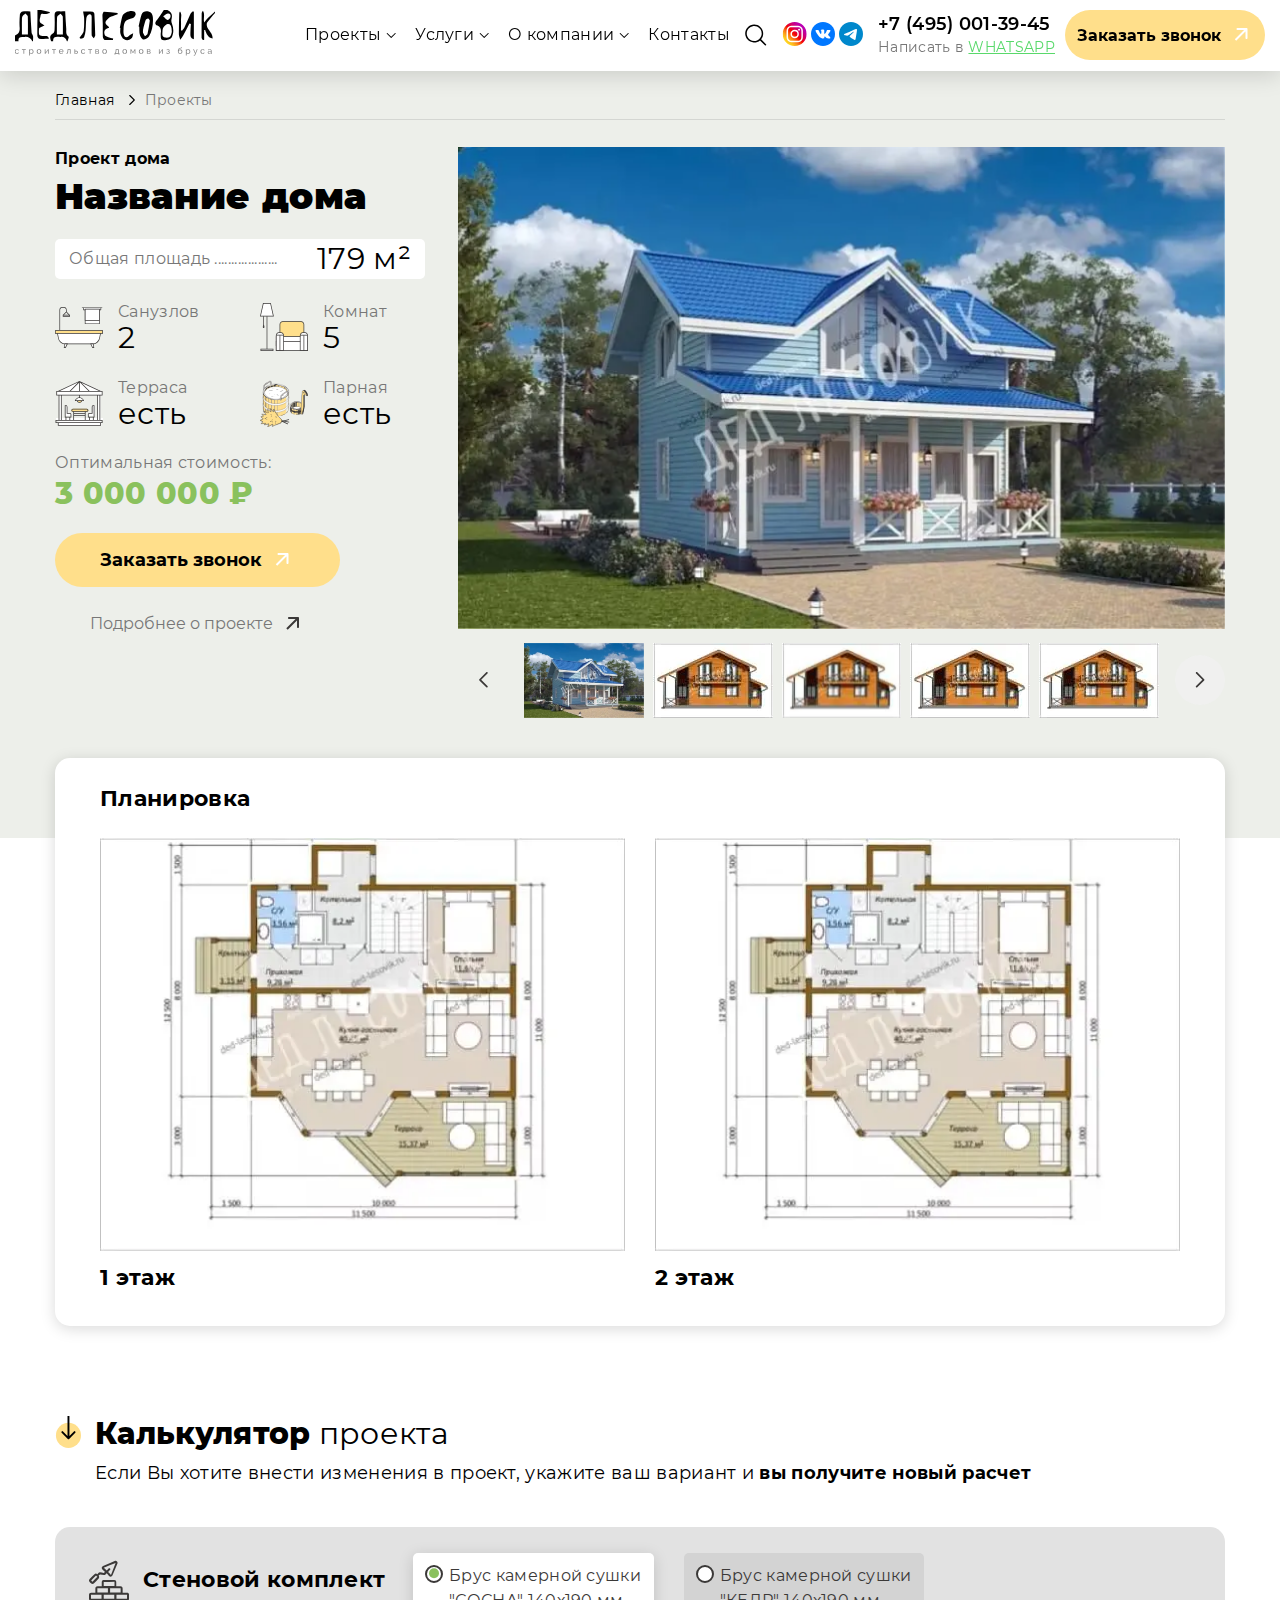
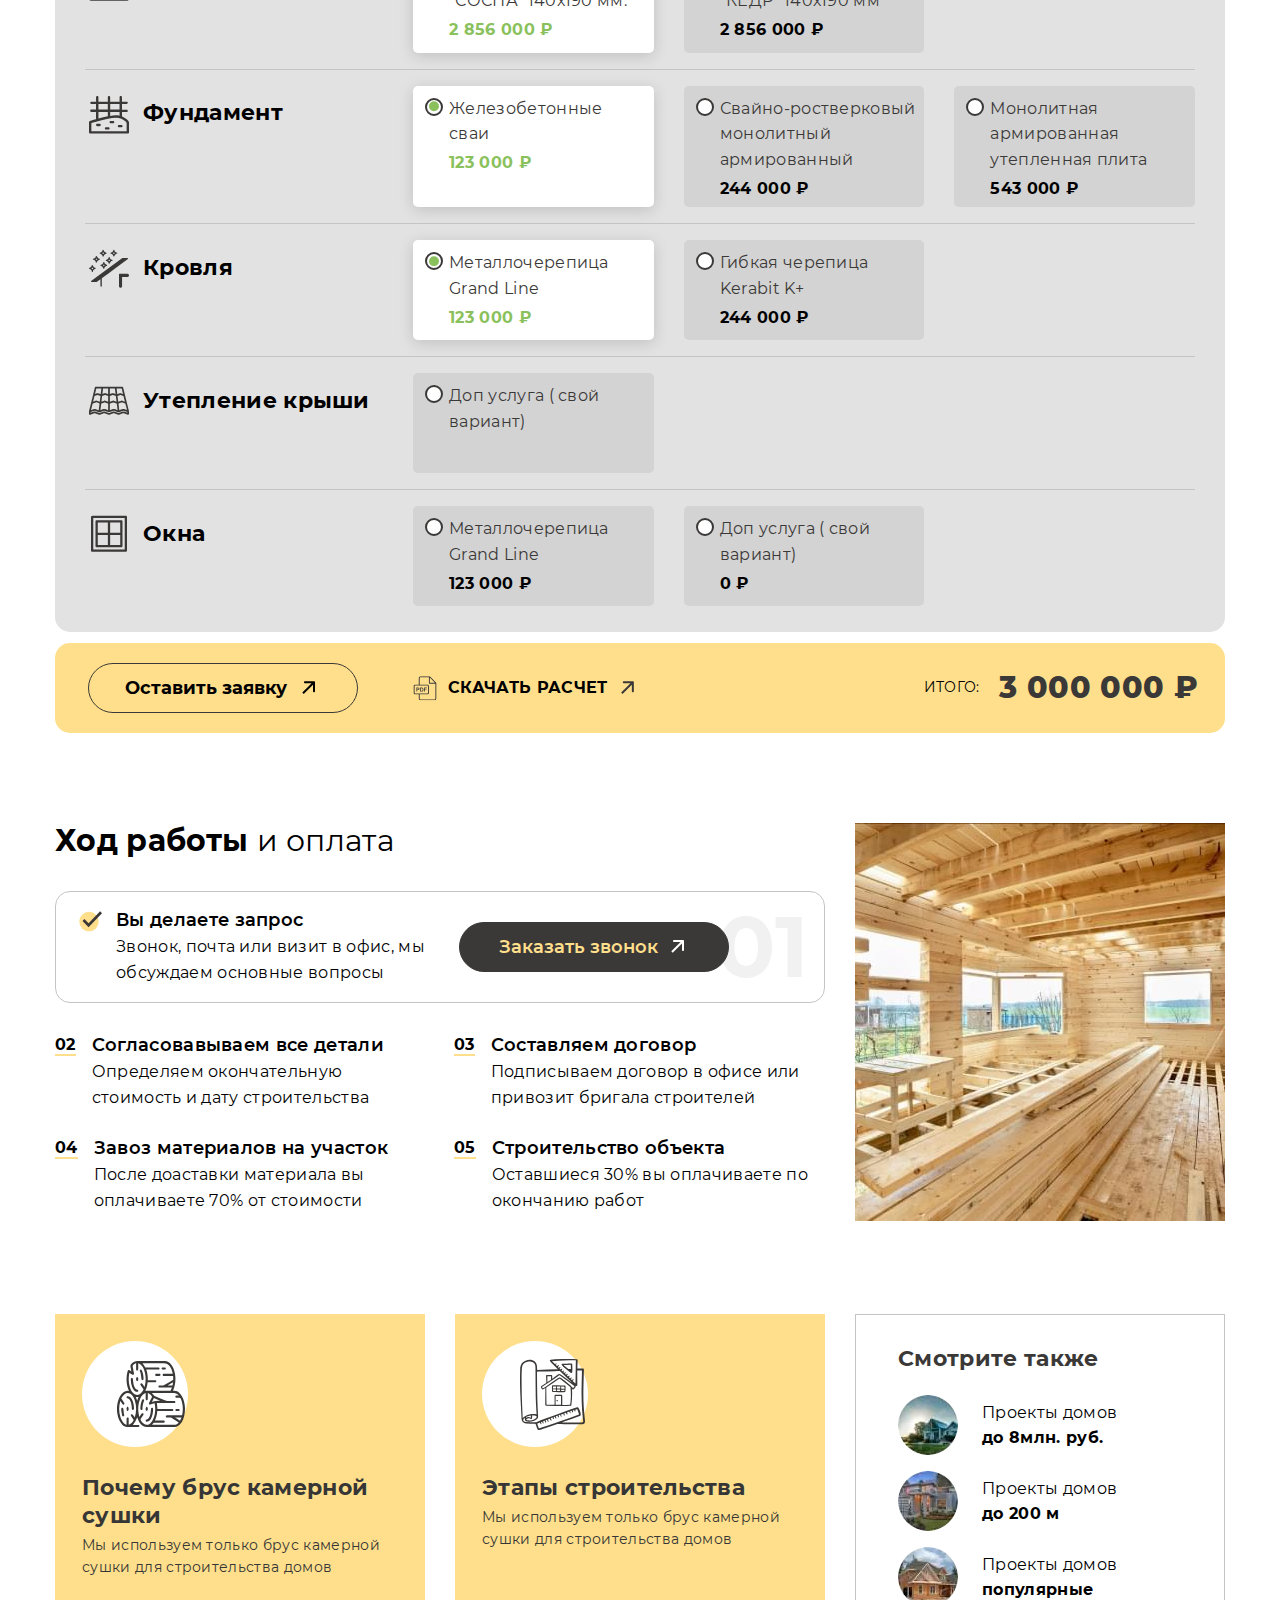
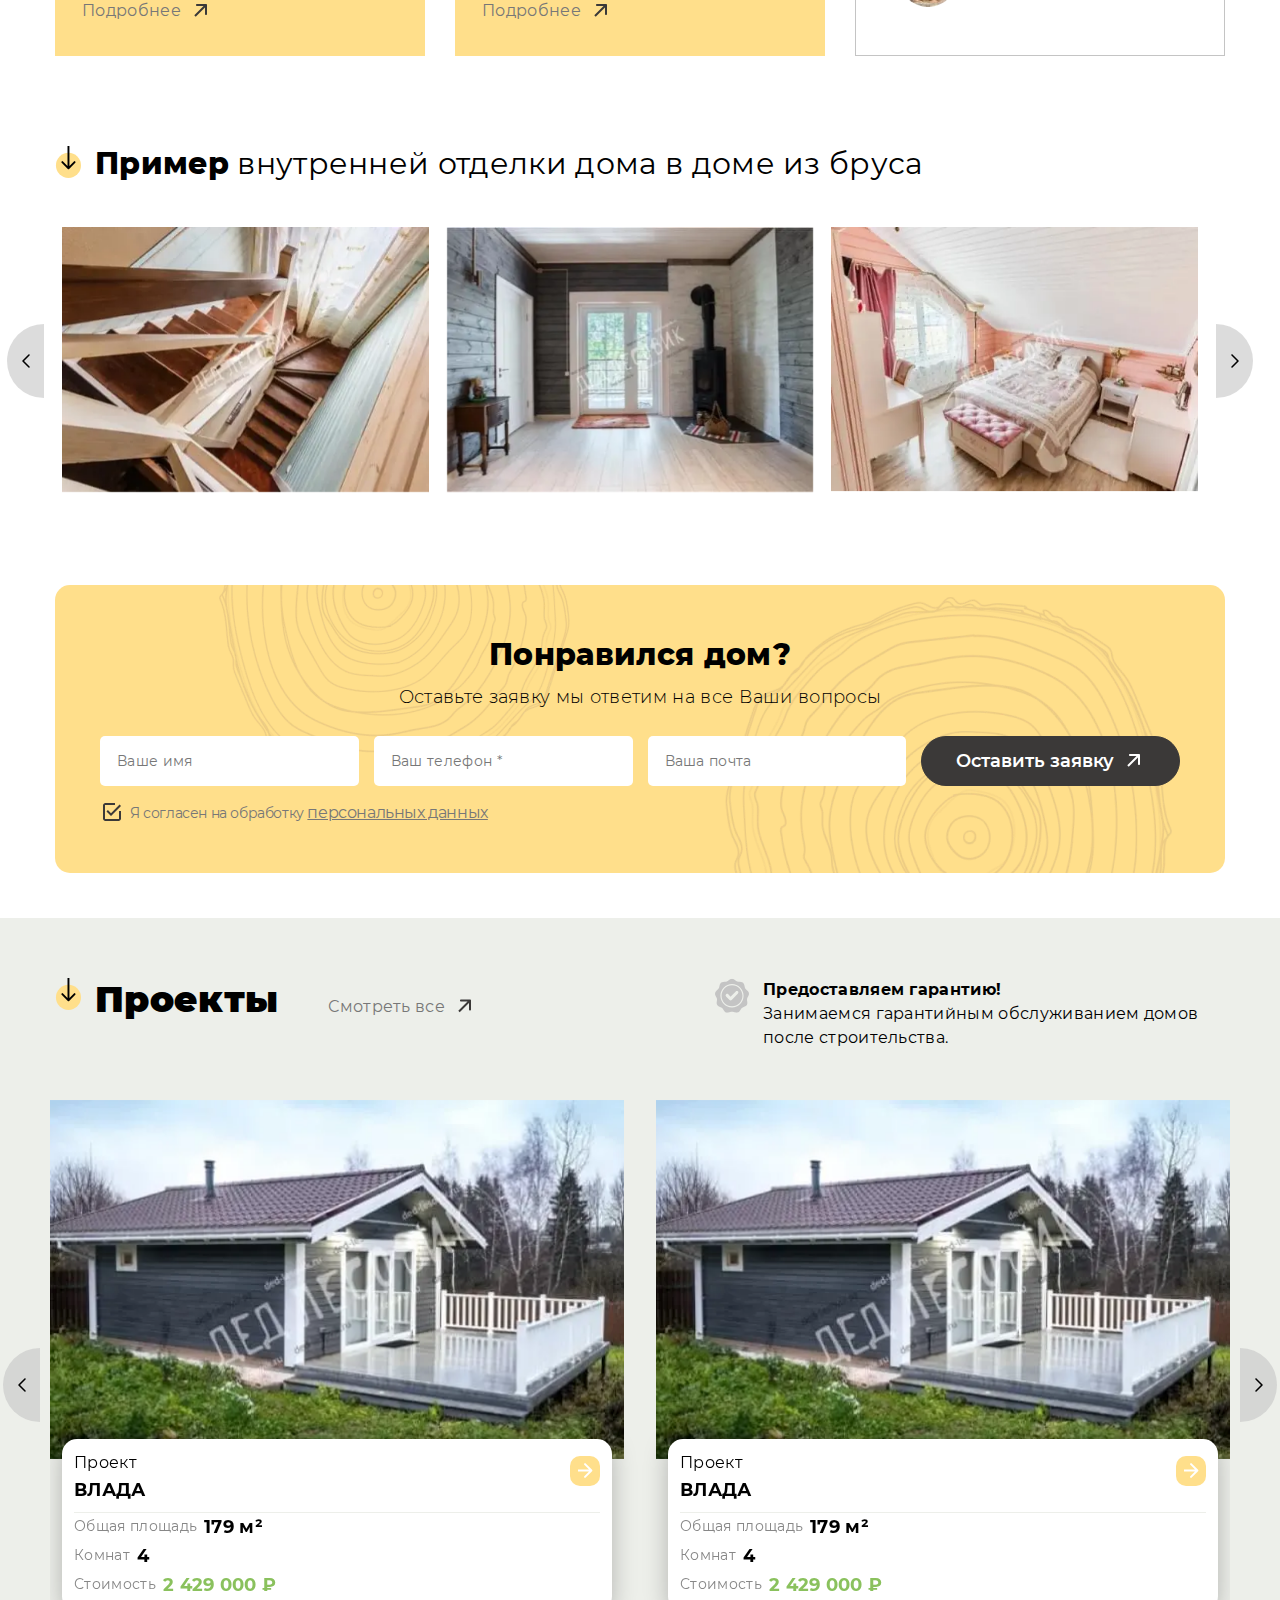
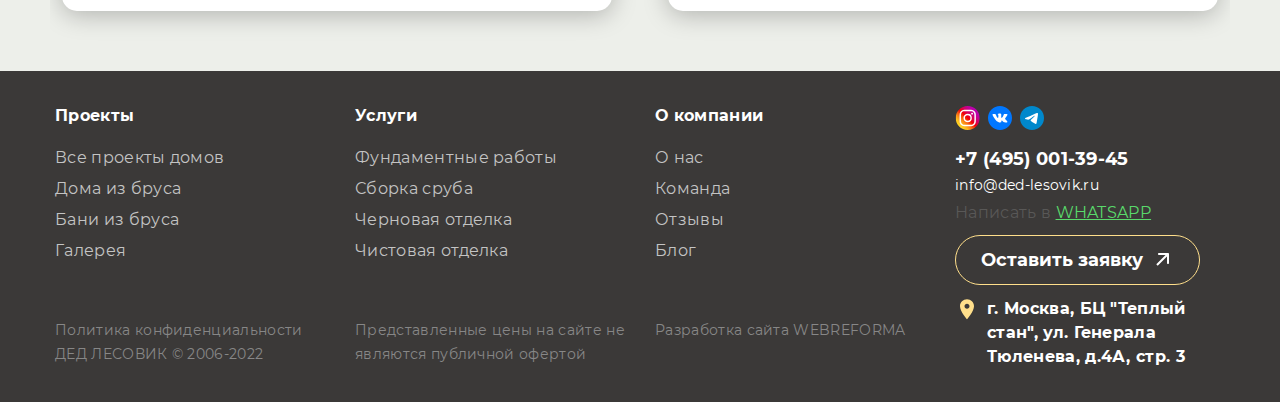
<file: catalog-item.html>
<!DOCTYPE html> <html lang="en">

<head>
    <meta charset="UTF-8">
    <meta name="viewport" content="width=device-width, initial-scale=1.0">
    <meta name="description" content="">
    <meta name="keywords" content="">
    <link rel="shortcut icon" href="img/favicons/favicon.svg" type="image/svg+xml">
    <link rel="shortcut icon" href="img/favicons/favicon.webp" type="image/webp">
    <link rel="shortcut icon" href="img/favicons/favicon.png" type="image/x-icon">
    <link rel="stylesheet" href="css/libs.min.css">
    <link rel="stylesheet" href="css/style.min.css">
    <meta name="author" content="Разработка Digital-агентство WebReforma https://webreforma.ru" />
    <title>Карточка проекта</title>
</head>

<body>

    <div class="wrapper">
        <header id="header" class='header'>
            <div class='container'>
    <div class='header__inner'>
        <a href="index.html" class="header__logo">
            <img src="img/logo.svg" alt="Логотип" title="Логотип">
        </a>
        <div class="header__mob-menu">
            <nav class="nav">
                <div class="nav__item">
                    <div class="nav__item-show">
                        <span>Проекты</span>
                        <svg width="17" height="17" viewBox="0 0 17 17" fill="none" xmlns="http://www.w3.org/2000/svg">
                            <path d="M12.6842 6.49905C12.6846 6.56486 12.6719 6.63009 12.6471 6.69101C12.6222 6.75193 12.5855 6.80733 12.5392 6.85405L8.53917 10.8541C8.49269 10.9009 8.43739 10.9381 8.37646 10.9635C8.31553 10.9889 8.25018 11.002 8.18418 11.002C8.11817 11.002 8.05282 10.9889 7.99189 10.9635C7.93096 10.9381 7.87566 10.9009 7.82918 10.8541L3.82917 6.85405C3.73502 6.7599 3.68213 6.63221 3.68213 6.49905C3.68213 6.3659 3.73502 6.23821 3.82917 6.14405C3.92333 6.0499 4.05102 5.99701 4.18417 5.99701C4.31733 5.99701 4.44502 6.0499 4.53917 6.14405L8.18417 9.79405L11.8292 6.14405C11.8757 6.09719 11.931 6.05999 11.9919 6.03461C12.0528 6.00922 12.1182 5.99615 12.1842 5.99615C12.2502 5.99615 12.3155 6.00922 12.3765 6.03461C12.4374 6.05999 12.4927 6.09719 12.5392 6.14405C12.5855 6.19077 12.6222 6.24618 12.6471 6.3071C12.6719 6.36802 12.6846 6.43325 12.6842 6.49905Z" fill="black"/>
                        </svg>
                    </div>
                    <div class="nav__item-hidden">
                        <div class="nav__item-hidden-inner">
                            <a href="" class="nav__item-link">Все проекты домов</a>
                            <a href="" class="nav__item-link">Бани из бруса</a>
                            <a href="" class="nav__item-link">Дома из бруса</a>
                            <a href="" class="nav__item-link">Галерея</a>
                        </div>
                    </div>
                </div>
                <div class="nav__item">
                    <div class="nav__item-show">
                        <span>Услуги</span>
                        <svg width="17" height="17" viewBox="0 0 17 17" fill="none" xmlns="http://www.w3.org/2000/svg">
                            <path d="M12.6842 6.49905C12.6846 6.56486 12.6719 6.63009 12.6471 6.69101C12.6222 6.75193 12.5855 6.80733 12.5392 6.85405L8.53917 10.8541C8.49269 10.9009 8.43739 10.9381 8.37646 10.9635C8.31553 10.9889 8.25018 11.002 8.18418 11.002C8.11817 11.002 8.05282 10.9889 7.99189 10.9635C7.93096 10.9381 7.87566 10.9009 7.82918 10.8541L3.82917 6.85405C3.73502 6.7599 3.68213 6.63221 3.68213 6.49905C3.68213 6.3659 3.73502 6.23821 3.82917 6.14405C3.92333 6.0499 4.05102 5.99701 4.18417 5.99701C4.31733 5.99701 4.44502 6.0499 4.53917 6.14405L8.18417 9.79405L11.8292 6.14405C11.8757 6.09719 11.931 6.05999 11.9919 6.03461C12.0528 6.00922 12.1182 5.99615 12.1842 5.99615C12.2502 5.99615 12.3155 6.00922 12.3765 6.03461C12.4374 6.05999 12.4927 6.09719 12.5392 6.14405C12.5855 6.19077 12.6222 6.24618 12.6471 6.3071C12.6719 6.36802 12.6846 6.43325 12.6842 6.49905Z" fill="black"/>
                        </svg>
                    </div>
                    <div class="nav__item-hidden">
                        <div class="nav__item-hidden-inner">
                            <a href="" class="nav__item-link">Все проекты домов</a>
                            <a href="" class="nav__item-link">Бани из бруса</a>
                            <a href="" class="nav__item-link">Дома из бруса</a>
                            <a href="" class="nav__item-link">Галерея</a>
                        </div>
                    </div>
                </div>
                <div class="nav__item">
                    <div class="nav__item-show">
                        <span>О компании</span>
                        <svg width="17" height="17" viewBox="0 0 17 17" fill="none" xmlns="http://www.w3.org/2000/svg">
                            <path d="M12.6842 6.49905C12.6846 6.56486 12.6719 6.63009 12.6471 6.69101C12.6222 6.75193 12.5855 6.80733 12.5392 6.85405L8.53917 10.8541C8.49269 10.9009 8.43739 10.9381 8.37646 10.9635C8.31553 10.9889 8.25018 11.002 8.18418 11.002C8.11817 11.002 8.05282 10.9889 7.99189 10.9635C7.93096 10.9381 7.87566 10.9009 7.82918 10.8541L3.82917 6.85405C3.73502 6.7599 3.68213 6.63221 3.68213 6.49905C3.68213 6.3659 3.73502 6.23821 3.82917 6.14405C3.92333 6.0499 4.05102 5.99701 4.18417 5.99701C4.31733 5.99701 4.44502 6.0499 4.53917 6.14405L8.18417 9.79405L11.8292 6.14405C11.8757 6.09719 11.931 6.05999 11.9919 6.03461C12.0528 6.00922 12.1182 5.99615 12.1842 5.99615C12.2502 5.99615 12.3155 6.00922 12.3765 6.03461C12.4374 6.05999 12.4927 6.09719 12.5392 6.14405C12.5855 6.19077 12.6222 6.24618 12.6471 6.3071C12.6719 6.36802 12.6846 6.43325 12.6842 6.49905Z" fill="black"/>
                        </svg>
                    </div>
                    <div class="nav__item-hidden">
                        <div class="nav__item-hidden-inner">
                            <a href="" class="nav__item-link">Дома из бруса</a>
                            <a href="" class="nav__item-link">Галерея</a>
                        </div>
                    </div>
                </div>
                <div class="nav__item">
                    <a href="" class="nav__item-link2">Контакты</a>
                </div>
            </nav>
            <button class="header__btn btn btn-yellow">
                <span>Заказать звонок</span>
                <svg width="25" height="24" viewBox="0 0 25 24" fill="none" xmlns="http://www.w3.org/2000/svg">
                    <path d="M18.5 6C18.5 5.44771 18.0523 5 17.5 5L8.5 5C7.94772 5 7.5 5.44771 7.5 6C7.5 6.55228 7.94772 7 8.5 7L16.5 7L16.5 15C16.5 15.5523 16.9477 16 17.5 16C18.0523 16 18.5 15.5523 18.5 15L18.5 6ZM7.20711 17.7071L18.2071 6.70711L16.7929 5.29289L5.79289 16.2929L7.20711 17.7071Z" fill="white"/>
                </svg>
            </button>
            <div class="header__socials-mob">
                <a href="" class="header__socials-mob-item">
                    <img src="img/instagram.svg" alt="Инстаграм" title="Инстаграм">
                </a>
                <a href="" class="header__socials-mob-item">
                    <img src="img/vk.svg" alt="Вконтакте" title="Вконтакте">
                </a>
                <a href="" class="header__socials-mob-item">
                    <img src="img/telegram.svg" alt="Телеграм" title="Телеграм">
                </a>
            </div>
        </div>
        <div class="header__search header__search-active">
            <button class="header__search-btn btn">
                <svg width="22" height="22" viewBox="0 0 22 22" fill="none" xmlns="http://www.w3.org/2000/svg">
                    <path d="M20.9852 20.2175L16.1102 15.3425H16.0577C17.5603 13.5708 18.3196 11.2867 18.1768 8.96798C18.0341 6.64929 17.0002 4.47562 15.2916 2.90166C13.583 1.32771 11.332 0.475392 9.00937 0.523011C6.68677 0.57063 4.47256 1.51449 2.82989 3.15716C1.18722 4.79983 0.24336 7.01405 0.195741 9.33664C0.148122 11.6592 1.00044 13.9103 2.57439 15.6189C4.14835 17.3275 6.32202 18.3613 8.64071 18.5041C10.9594 18.6469 13.2435 17.8876 15.0152 16.3849C15.0152 16.3849 15.0152 16.4224 15.0152 16.4374L19.8902 21.3125C19.9599 21.3827 20.0429 21.4385 20.1342 21.4766C20.2256 21.5147 20.3237 21.5343 20.4227 21.5343C20.5217 21.5343 20.6197 21.5147 20.7111 21.4766C20.8025 21.4385 20.8855 21.3827 20.9552 21.3125C21.0321 21.2444 21.0942 21.1612 21.1376 21.0682C21.181 20.9751 21.2049 20.8741 21.2077 20.7715C21.2105 20.6688 21.1922 20.5667 21.154 20.4714C21.1157 20.3761 21.0582 20.2896 20.9852 20.2175ZM9.20268 16.9999C7.71932 16.9999 6.26927 16.5601 5.0359 15.736C3.80253 14.9119 2.84124 13.7405 2.27358 12.3701C1.70592 10.9996 1.5574 9.49163 1.84679 8.03677C2.13618 6.58191 2.85048 5.24554 3.89938 4.19665C4.94827 3.14775 6.28464 2.43345 7.7395 2.14406C9.19436 1.85467 10.7024 2.00319 12.0728 2.57085C13.4433 3.13851 14.6146 4.0998 15.4387 5.33317C16.2628 6.56654 16.7027 8.01659 16.7027 9.49995C16.7027 10.4849 16.5087 11.4601 16.1318 12.3701C15.7549 13.28 15.2024 14.1068 14.506 14.8033C13.8095 15.4997 12.9827 16.0521 12.0728 16.429C11.1629 16.806 10.1876 16.9999 9.20268 16.9999Z" fill="black"/>
                </svg>
            </button>
            <div class="header__search-show">
                <input type="text" placeholder="Поиск">
                <button class="header__search-clear btn">
                    <svg width="18" height="18" viewBox="0 0 18 18" fill="none" xmlns="http://www.w3.org/2000/svg">
                        <path d="M11.029 6.05197C10.9066 6.17368 10.8458 6.33365 10.8458 6.49363C10.8458 6.65361 10.9066 6.81359 11.029 6.93529C11.273 7.17934 11.6689 7.17934 11.9129 6.93529L16.9149 1.93837C17.1589 1.69432 17.1589 1.29909 16.9149 1.05504C16.6708 0.810998 16.275 0.810998 16.0309 1.05504L11.029 6.05197Z" fill="#C4C4C4"/>
                        <path d="M8.96998 9.87574L16.0309 16.9304C16.275 17.1745 16.6708 17.1745 16.9149 16.9304C17.1589 16.6864 17.2668 16.2911 17.0222 16.0471L9.62746 8.55138L9.62746 8.36568L9.41102 8.36568L1.90904 0.962824C1.665 0.718781 1.26913 0.765205 1.02509 1.00862C0.902753 1.13033 0.841899 1.31352 0.841899 1.4735C0.841899 1.63347 0.902753 1.80474 1.02509 1.92645L8.08541 8.98677L1.02446 16.0439C0.902125 16.1657 0.841271 16.3275 0.841271 16.4869C0.841271 16.6462 0.902125 16.8074 1.02446 16.9292C1.2685 17.1732 1.66437 17.1738 1.90841 16.9298L8.96998 9.87574Z" fill="#C4C4C4"/>
                    </svg>
                </button>
            </div>
            <div class="header__search-hidden">
                <a href="" class="header__search-item">
                    <img src="img/search.webp" alt="Дом" title="Дом">
                    <span>Название дома</span>
                </a>
                <a href="" class="header__search-item">
                    <img src="img/search.webp" alt="Дом" title="Дом">
                    <span>Название дома</span>
                </a>
                <a href="" class="header__search-item">
                    <img src="img/search.webp" alt="Дом" title="Дом">
                    <span>Название дома</span>
                </a>
                <a href="" class="header__search-link btn-link">
                    <span>Все результаты поиска</span>
                    <svg width="24" height="24" viewBox="0 0 24 24" fill="none" xmlns="http://www.w3.org/2000/svg">
                        <path d="M18 6C18 5.44771 17.5523 5 17 5L8 5C7.44772 5 7 5.44771 7 6C7 6.55228 7.44772 7 8 7L16 7L16 15C16 15.5523 16.4477 16 17 16C17.5523 16 18 15.5523 18 15L18 6ZM6.70711 17.7071L17.7071 6.70711L16.2929 5.29289L5.29289 16.2929L6.70711 17.7071Z" fill="#3B3938"/>
                    </svg>
                </a>
            </div>

        </div>
        <div class="header__socials">
            <a href="" class="header__socials-item">
                <img src="img/instagram.svg" alt="Инстаграм" title="Инстаграм">
            </a>
            <a href="" class="header__socials-item header__socials-item--hidden">
                <img src="img/vk.svg" alt="Вконтакте" title="Вконтакте">
            </a>
            <a href="" class="header__socials-item header__socials-item--hidden">
                <img src="img/telegram.svg" alt="Телеграм" title="Телеграм">
            </a>
        </div>

        <div class="header__contacts">
            <a href="tel:+7 (495) 001-39-45" class="header__phone">+7 (495) 001-39-45</a>
            <div class="header__whatsapp">
                <span>Написать в </span>
                <a href="">WHATSAPP</a>
            </div>
        </div>
        <button class="header__burger"></button>
    </div>
</div>
        </header>


        <main class="content">

            <section class='catalog-item'>
                <div class='container'>
                    <div class="breadcrumbs">
                        <a href="" class="breadcrumbs__item">Главная</a>
                        <span class="breadcrumbs__item">Проекты</span>
                    </div>
                    <div class='catalog-item__inner'>
                        <div class="catalog-item__left">
                            <div class="catalog-item__subtitle">Проект дома</div>
                            <h1 class="catalog-item__title title1-bold">Название дома</h1>
                            <div class="catalog-item__square">
                                <span class="catalog-item__square-title">Общая площадь ...................</span>
                                <span class="catalog-item__square-desc">179 м²</span>
                            </div>
                            <div class="catalog-item__info">
                                <div class="catalog-item__info-item">
                                    <div class="catalog-item__info-img">
                                        <img src="img/catalog-info.svg" alt="Санузел" title="Санузел">
                                    </div>
                                    <div class="catalog-item__info-content">
                                        <span class="catalog-item__info-title">Санузлов </span>
                                        <span class="catalog-item__info-desc">2</span>
                                    </div>
                                </div>
                                <div class="catalog-item__info-item">
                                    <div class="catalog-item__info-img">
                                        <img src="img/catalog-info2.svg" alt="Комната" title="Комната">
                                    </div>
                                    <div class="catalog-item__info-content">
                                        <span class="catalog-item__info-title">Комнат </span>
                                        <span class="catalog-item__info-desc">5</span>
                                    </div>
                                </div>
                                <div class="catalog-item__info-item">
                                    <div class="catalog-item__info-img">
                                        <img src="img/catalog-info3.svg" alt="Терраса" title="Терраса">
                                    </div>
                                    <div class="catalog-item__info-content">
                                        <span class="catalog-item__info-title">Терраса </span>
                                        <span class="catalog-item__info-desc">есть</span>
                                    </div>
                                </div>
                                <div class="catalog-item__info-item">
                                    <div class="catalog-item__info-img">
                                        <img src="img/catalog-info4.svg" alt="Парная" title="Парная">
                                    </div>
                                    <div class="catalog-item__info-content">
                                        <span class="catalog-item__info-title">Парная </span>
                                        <span class="catalog-item__info-desc">есть</span>
                                    </div>
                                </div>
                            </div>
                            <div class="catalog-item__price">
                                <span class="catalog-item__price-title">Оптимальная стоимость:</span>
                                <span class="catalog-item__price-desc">3 000 000 ₽</span>
                            </div>
                            <button class="catalog-item__btn btn btn-yellow">
                                <span>Заказать звонок</span>
                                <svg width="25" height="24" viewBox="0 0 25 24" fill="none" xmlns="http://www.w3.org/2000/svg">
                                    <path d="M18.5 6C18.5 5.44771 18.0523 5 17.5 5L8.5 5C7.94772 5 7.5 5.44771 7.5 6C7.5 6.55228 7.94772 7 8.5 7L16.5 7L16.5 15C16.5 15.5523 16.9477 16 17.5 16C18.0523 16 18.5 15.5523 18.5 15L18.5 6ZM7.20711 17.7071L18.2071 6.70711L16.7929 5.29289L5.79289 16.2929L7.20711 17.7071Z" fill="white"></path>
                                </svg>
                            </button>
                            <button class="catalog-item__btn2 btn btn-link">
                                <span>Подробнее о проекте</span>
                                <svg width="24" height="24" viewBox="0 0 24 24" fill="none" xmlns="http://www.w3.org/2000/svg">
                                    <path d="M18 6C18 5.44771 17.5523 5 17 5L8 5C7.44772 5 7 5.44771 7 6C7 6.55228 7.44772 7 8 7L16 7L16 15C16 15.5523 16.4477 16 17 16C17.5523 16 18 15.5523 18 15L18 6ZM6.70711 17.7071L17.7071 6.70711L16.2929 5.29289L5.29289 16.2929L6.70711 17.7071Z" fill="#3B3938"/>
                                </svg>
                            </button>
                        </div>
                        <div class="catalog-item__right">
                            <div class="catalog-item__gallery">
                                <div class="catalog-item__gallery-big swiper mySwiper2">
                                    <div class="swiper-wrapper">
                                        <div class="swiper-slide">
                                            <img src="img/gallery.webp" alt="Дом" title="Дом" />
                                        </div>
                                        <div class="swiper-slide">
                                            <img src="img/gallery2.webp" alt="Дом" title="Дом" />
                                        </div>
                                        <div class="swiper-slide">
                                            <img src="img/gallery2.webp" alt="Дом" title="Дом" />
                                        </div>
                                        <div class="swiper-slide">
                                            <img src="img/gallery2.webp" alt="Дом" title="Дом" />
                                        </div>
                                        <div class="swiper-slide">
                                            <img src="img/gallery2.webp" alt="Дом" title="Дом" />
                                        </div>
                                        <div class="swiper-slide">
                                            <img src="img/gallery.webp" alt="Дом" title="Дом" />
                                        </div>
                                        <div class="swiper-slide">
                                            <img src="img/gallery2.webp" alt="Дом" title="Дом" />
                                        </div>
                                        <div class="swiper-slide">
                                            <img src="img/gallery2.webp" alt="Дом" title="Дом" />
                                        </div>
                                    </div>
                                </div>
                                <div class="catalog-item__gallery-bottom">
                                    <div class="swiper-button-prev catalog-item__gallery-prev slider-btn">
                                        <svg width="9" height="16" viewBox="0 0 9 16" fill="none" xmlns="http://www.w3.org/2000/svg">
                                            <path d="M7.86825 15.5347C7.75486 15.5354 7.64245 15.5136 7.53748 15.4708C7.4325 15.4279 7.33703 15.3647 7.25652 15.2849L0.363746 8.39209C0.282989 8.31199 0.218892 8.2167 0.17515 8.11171C0.131408 8.00671 0.108887 7.8941 0.108887 7.78036C0.108887 7.66662 0.131408 7.554 0.17515 7.44901C0.218892 7.34401 0.282989 7.24872 0.363746 7.16862L7.25652 0.275849C7.41876 0.113608 7.63881 0.0224609 7.86825 0.0224609C8.0977 0.0224609 8.31774 0.113608 8.47999 0.275849C8.64223 0.438091 8.73337 0.658138 8.73337 0.887583C8.73337 1.11703 8.64223 1.33707 8.47999 1.49932L2.19033 7.78036L8.47999 14.0614C8.56074 14.1415 8.62484 14.2368 8.66858 14.3418C8.71233 14.4468 8.73485 14.5594 8.73485 14.6731C8.73485 14.7869 8.71233 14.8995 8.66858 15.0045C8.62484 15.1095 8.56074 15.2048 8.47999 15.2849C8.39948 15.3647 8.304 15.4279 8.19903 15.4708C8.09405 15.5136 7.98164 15.5354 7.86825 15.5347Z" fill="#3B3938"/>
                                        </svg>
                                    </div>
                                    <div thumbsSlider="" class="catalog-item__gallery-small swiper mySwiper">
                                        <div class="swiper-wrapper">
                                            <div class="swiper-slide">
                                                <img src="img/gallery.webp" alt="Дом" title="Дом" />
                                            </div>
                                            <div class="swiper-slide">
                                                <img src="img/gallery2.webp" alt="Дом" title="Дом" />
                                            </div>
                                            <div class="swiper-slide">
                                                <img src="img/gallery2.webp" alt="Дом" title="Дом" />
                                            </div>
                                            <div class="swiper-slide">
                                                <img src="img/gallery2.webp" alt="Дом" title="Дом" />
                                            </div>
                                            <div class="swiper-slide">
                                                <img src="img/gallery2.webp" alt="Дом" title="Дом" />
                                            </div>
                                            <div class="swiper-slide">
                                                <img src="img/gallery.webp" alt="Дом" title="Дом" />
                                            </div>
                                            <div class="swiper-slide">
                                                <img src="img/gallery2.webp" alt="Дом" title="Дом" />
                                            </div>
                                            <div class="swiper-slide">
                                                <img src="img/gallery2.webp" alt="Дом" title="Дом" />
                                            </div>
                                        </div>
                                    </div>
                                    <div class="swiper-button-next catalog-item__gallery-next slider-btn">
                                        <svg width="10" height="16" viewBox="0 0 10 16" fill="none" xmlns="http://www.w3.org/2000/svg">
                                            <path d="M1.67569 0.0225226C1.78909 0.021867 1.90149 0.0436005 2.00647 0.0864775C2.11144 0.129355 2.20692 0.192533 2.28743 0.272387L9.1802 7.16516C9.26096 7.24526 9.32505 7.34055 9.3688 7.44554C9.41254 7.55054 9.43506 7.66315 9.43506 7.77689C9.43506 7.89064 9.41254 8.00325 9.3688 8.10824C9.32505 8.21324 9.26096 8.30853 9.1802 8.38863L2.28742 15.2814C2.12518 15.4436 1.90514 15.5348 1.67569 15.5348C1.44625 15.5348 1.2262 15.4436 1.06396 15.2814C0.901717 15.1192 0.81057 14.8991 0.81057 14.6697C0.81057 14.4402 0.901717 14.2202 1.06396 14.0579L7.35362 7.77689L1.06396 1.49585C0.983204 1.41576 0.919105 1.32046 0.875363 1.21547C0.831621 1.11048 0.809101 0.99786 0.809101 0.884119C0.809101 0.770378 0.831621 0.657763 0.875363 0.552769C0.919105 0.447776 0.983204 0.352483 1.06396 0.272386C1.14447 0.192532 1.23995 0.129354 1.34492 0.0864774C1.44989 0.0436004 1.5623 0.021867 1.67569 0.0225226Z" fill="#3B3938"/>
                                        </svg>
                                    </div>
                                </div>
                            </div>
                        </div>
                    </div>
                </div>
            </section>

            <section class='project-plan'>
                <div class='container'>
                    <div class='project-plan__inner'>
                        <h2 class="project-plan__title title3-bold">Планировка</h2>
                        <div class="project-plan__wrap">
                            <div class="project-plan__item">
                                <div class="project-plan__item-img">
                                    <img src="img/plan.webp" alt="Планировка" title="Планировка">
                                </div>
                                <span class="project-plan__item-title title3-bold">1 этаж </span>
                            </div>
                            <div class="project-plan__item">
                                <div class="project-plan__item-img">
                                    <img src="img/plan.webp" alt="Планировка" title="Планировка">
                                </div>
                                <span class="project-plan__item-title title3-bold">2 этаж </span>
                            </div>
                        </div>
                    </div>
                </div>
            </section>

            <section class='calc'>
                <div class='container'>
                    <div class="calc__arrow-title arrow-title">
                        <h2 class="calc__title title2"><strong class="title2-bold">Калькулятор</strong> проекта</h2>
                        <div class="calc__desc">
                            Если Вы хотите внести изменения в проект, укажите ваш вариант и
                            <strong>вы получите новый расчет</strong>
                        </div>
                        <div class="arrow-title__img"></div>
                    </div>
                    <div class='calc__area'>
                        <div class="calc__group">
                            <div class="calc__group-left">
                                <div class="calc__group-info">
                                    <svg width="48" height="49" viewBox="0 0 48 49" fill="none" xmlns="http://www.w3.org/2000/svg">
                                        <path d="M5.53846 44.8286C5.53846 44.8286 5.31868 44.8286 5.31868 44.6088C4.43956 44.389 4 43.7297 4 42.8506C4 41.5319 4 40.2132 4 38.8945C4 37.5758 4.87912 36.6967 6.1978 36.6967C7.51648 36.6967 8.61538 36.6967 9.93407 36.6967C10.1538 36.6967 10.1538 36.6967 10.3736 36.6967C10.3736 36.4769 10.3736 36.4769 10.3736 36.2572C10.3736 34.9385 10.3736 33.8396 10.3736 32.5209C10.3736 31.2022 11.2527 30.3231 12.5714 30.3231C13.8901 30.3231 14.989 30.3231 16.3077 30.3231C16.5275 30.3231 16.5275 30.3231 16.7473 30.3231C16.7473 29.0044 16.7473 27.6857 16.7473 26.367C16.7473 25.9275 16.7473 25.7077 16.967 25.2681C17.1868 24.1692 17.8462 23.9495 18.7253 23.9495C22.2418 23.9495 25.7582 23.9495 29.2747 23.9495C30.5934 23.9495 31.2527 24.8286 31.2527 26.1473C31.2527 27.4659 31.2527 28.7846 31.2527 30.3231C31.4725 30.3231 31.4725 30.3231 31.6923 30.3231C33.011 30.3231 34.1099 30.3231 35.4286 30.3231C36.7472 30.3231 37.6264 31.2022 37.6264 32.5209C37.6264 33.8396 37.6264 34.9385 37.6264 36.2572C37.6264 36.4769 37.6264 36.4769 37.6264 36.6967C38.0659 36.6967 38.2857 36.6967 38.7253 36.6967C39.8242 36.6967 40.9231 36.6967 42.2418 36.6967C43.1209 36.6967 43.7802 37.3561 44 38.0154V38.2352C44 39.9934 44 41.5319 44 43.2901C43.7802 44.1692 43.1209 44.6088 42.4615 44.8286C30.1538 44.8286 17.8462 44.8286 5.53846 44.8286ZM18.7253 25.9275C18.7253 27.2462 18.7253 28.5648 18.7253 29.8835C18.7253 30.1033 18.9451 30.1033 19.1648 30.1033C22.4615 30.1033 25.7582 30.1033 29.0549 30.1033C29.2747 30.1033 29.4945 30.1033 29.4945 29.6637C29.4945 28.5648 29.4945 27.2462 29.4945 26.1473C29.4945 25.9275 29.4945 25.9275 29.4945 25.7077C25.7582 25.9275 22.2418 25.9275 18.7253 25.9275ZM29.2747 42.8506C29.2747 41.5319 29.2747 39.9934 29.2747 38.6747C25.7582 38.6747 22.2418 38.6747 18.7253 38.6747C18.7253 39.9934 18.7253 41.5319 18.7253 42.8506C22.2418 42.8506 25.7582 42.8506 29.2747 42.8506ZM22.9011 32.3011C19.3846 32.3011 15.8681 32.3011 12.3516 32.3011C12.3516 33.6198 12.3516 35.1583 12.3516 36.4769C15.8681 36.4769 19.3846 36.4769 22.9011 36.4769C22.9011 34.9385 22.9011 33.6198 22.9011 32.3011ZM25.0989 36.4769C28.6154 36.4769 32.1319 36.4769 35.6483 36.4769C35.6483 35.1583 35.6483 33.6198 35.6483 32.3011C32.1319 32.3011 28.6154 32.3011 25.0989 32.3011C25.0989 33.6198 25.0989 34.9385 25.0989 36.4769ZM16.5275 42.8506C16.5275 41.5319 16.5275 39.9934 16.5275 38.6747C13.011 38.6747 9.4945 38.6747 5.97802 38.6747C5.97802 39.9934 5.97802 41.5319 5.97802 42.8506C9.4945 42.8506 13.011 42.8506 16.5275 42.8506ZM31.4725 38.6747C31.4725 39.9934 31.4725 41.5319 31.4725 42.8506C34.989 42.8506 38.5055 42.8506 42.022 42.8506C42.022 41.5319 42.022 39.9934 42.022 38.6747C38.5055 38.6747 34.989 38.6747 31.4725 38.6747Z" fill="#3B3938"/>
                                        <path d="M21.5824 17.356C21.1429 17.7956 20.7033 18.2352 20.2637 18.6747C20.044 19.1143 19.6044 19.1143 18.9451 19.1143C17.6264 18.8945 16.5275 18.6747 15.2088 18.4549C14.989 18.4549 14.989 18.4549 14.7692 18.6747C14.3297 18.8945 14.1099 19.1143 13.6703 19.5538C14.1099 20.2132 14.3297 20.8725 14.1099 21.5319C14.1099 21.7516 13.8901 22.1912 13.6703 22.411C12.1319 23.9495 10.5934 25.7077 9.05494 27.2462C8.17582 28.1253 6.85714 28.1253 5.97802 27.2462C5.53846 26.8066 5.0989 26.367 4.65934 25.9275C3.78022 25.0484 3.78022 23.9494 4.65934 23.0703C6.1978 21.3121 7.95604 19.7736 9.4945 18.2352C10.3736 17.356 11.2527 17.356 12.3516 18.2352C12.7912 17.5758 13.2308 17.1363 13.6703 16.6967C13.8901 16.4769 14.3297 16.2571 14.7692 16.2571C16.0879 16.4769 17.4066 16.6967 18.7253 16.9165C18.9451 16.9165 19.1648 16.9165 19.1648 16.6967C19.3846 16.4769 19.6044 16.2571 20.044 15.8176C20.044 15.8176 20.044 15.8176 19.8242 15.8176C19.1648 14.9385 18.2857 14.0593 17.4066 13.4C16.3077 12.0813 16.5275 10.5429 18.0659 9.88352C22.022 8.34506 25.978 6.58681 29.7143 5.04835C31.2527 4.38901 32.5714 5.48791 32.5714 7.02638C32.5714 7.24616 32.5714 7.46594 32.3516 7.68572C30.8132 11.6418 29.0549 15.378 27.5165 19.3341C26.8571 20.8725 25.3187 21.3121 24 19.9934C23.3407 19.1143 22.4615 18.2352 21.5824 17.356ZM30.5934 7.02638C30.5934 7.02638 30.5934 6.80659 30.5934 7.02638C26.6374 8.56484 22.6813 10.1033 18.7253 11.8615C19.8242 12.7407 20.7033 13.6198 21.5824 14.4989L21.8022 14.2791C22.4615 13.6198 23.1209 13.1802 23.5604 12.5209C23.7802 12.3011 24.2198 12.0813 24.6593 12.3011C25.0989 12.5209 25.3187 12.7407 25.3187 13.1802C25.3187 13.6198 25.3187 13.8396 24.8791 14.0593C24.4396 14.7187 23.5604 15.378 23.1209 16.0374C24 16.9165 24.8791 17.7956 25.978 18.8945C27.5165 14.9385 29.0549 10.9824 30.5934 7.02638ZM11.033 19.5538C9.27472 21.3121 7.73626 22.8505 6.1978 24.389C6.63736 24.8286 7.07692 25.2681 7.51648 25.7077C9.05494 24.1692 10.5934 22.6308 12.3516 20.8725C11.9121 20.433 11.4725 19.9934 11.033 19.5538Z" fill="#3B3938"/>
                                    </svg>
                                    <div class="calc__group-title title3-bold">Стеновой комплект</div>
                                </div>
                            </div>
                            <div class="calc__group-right">
                                <div class="calc__item">
                                    <input checked type='radio' class='radio' id='wall1' name='wall' />
                                    <label for='wall1'>
                                        <span class="calc__item-title">Брус камерной сушки "СОСНА" 140х190 мм. </span>
                                        <span class="calc__item-price">2 856 000 ₽   </span>
                                    </label>
                                </div>
                                <div class="calc__item">
                                    <input type='radio' class='radio' id='wall2' name='wall' />
                                    <label for='wall2'>
                                        <span class="calc__item-title">Брус камерной сушки "КЕДР" 140х190 мм</span>
                                        <span class="calc__item-price">2 856 000 ₽   </span>
                                    </label>
                                </div>
                            </div>
                        </div>
                        <div class="calc__group">
                            <div class="calc__group-left">
                                <div class="calc__group-info">
                                    <svg width="48" height="49" viewBox="0 0 48 49" fill="none" xmlns="http://www.w3.org/2000/svg">
                                        <path d="M44 32.8766C44 36.5059 44 40.1452 44 43.7745C43.666 44.4114 43.1127 44.5933 42.4029 44.5933C30.3152 44.5832 18.238 44.5832 6.15031 44.5832C5.86848 44.5832 5.5762 44.5832 5.29436 44.5832C4.46973 44.563 4 44.098 4 43.2993C4 39.9734 4 36.6373 4 33.3113C4 32.5936 4.26096 32.2499 4.96033 32.0376C6.86013 31.4816 8.75992 30.9154 10.6597 30.3695C10.9415 30.2887 11.0459 30.1775 11.0459 29.8843C11.0251 27.6906 11.0355 25.4968 11.0355 23.3031C11.0355 23.1919 11.0355 23.0807 11.0355 22.9291C10.8476 22.9291 10.691 22.9291 10.5449 22.9291C9.16701 22.9291 7.78914 22.9392 6.40084 22.919C5.64927 22.9089 5.14823 22.4135 5.1691 21.7362C5.17954 21.0993 5.7119 20.6242 6.44259 20.6242C7.79958 20.6242 9.14614 20.6242 10.5031 20.6242C10.6701 20.6242 10.8372 20.6242 11.0146 20.6242C11.0146 18.7135 11.0146 16.8433 11.0146 14.9427C10.8476 14.9427 10.7119 14.9427 10.5658 14.9427C9.17745 14.9427 7.77871 14.9427 6.3904 14.9427C6.01461 14.9427 5.70146 14.8113 5.46138 14.5383C5.15866 14.1946 5.07516 13.8004 5.25261 13.3758C5.4405 12.931 5.79541 12.6681 6.29645 12.658C7.71608 12.6479 9.1357 12.6479 10.5553 12.6479C10.7015 12.6479 10.858 12.6479 11.0355 12.6479C11.0355 12.4558 11.0355 12.3143 11.0355 12.1829C11.0355 10.8586 11.0355 9.53423 11.0355 8.20991C11.0355 7.77521 11.1816 7.41128 11.547 7.16865C11.9332 6.90581 12.3507 6.87548 12.7683 7.08778C13.2276 7.32029 13.4259 7.71456 13.4259 8.20991C13.4259 9.54434 13.4259 10.8788 13.4259 12.2233C13.4259 12.3547 13.4259 12.4963 13.4259 12.6378C16.5783 12.6378 19.6889 12.6378 22.8205 12.6378C22.8205 12.476 22.8205 12.3345 22.8205 12.2031C22.8205 10.8889 22.8518 9.57467 22.81 8.27057C22.7891 7.48204 23.3737 6.95636 24.0104 6.96647C24.6367 6.97658 25.2109 7.48204 25.19 8.29079C25.1482 9.605 25.1795 10.9091 25.1795 12.2233C25.1795 12.3547 25.1795 12.4963 25.1795 12.6479C28.3319 12.6479 31.4321 12.6479 34.5741 12.6479C34.5741 12.4862 34.5741 12.3446 34.5741 12.2132C34.5741 10.8889 34.5637 9.56456 34.5741 8.24024C34.5741 7.49215 35.0856 6.95636 35.7745 6.96647C36.4635 6.96647 36.9645 7.50226 36.9645 8.25035C36.9645 9.57467 36.9645 10.899 36.9645 12.2233C36.9645 12.3547 36.9645 12.4963 36.9645 12.6782C37.142 12.6782 37.2777 12.6782 37.4238 12.6782C38.833 12.6782 40.2317 12.6681 41.6409 12.6883C42.3612 12.6984 42.8518 13.2039 42.8309 13.861C42.81 14.4979 42.2985 14.9629 41.5992 14.9629C40.2109 14.9629 38.8121 14.9629 37.4238 14.9629C37.2881 14.9629 37.142 14.9629 36.9958 14.9629C36.9958 16.8736 36.9958 18.7438 36.9958 20.6444C37.1628 20.6444 37.2985 20.6444 37.4447 20.6444C38.833 20.6444 40.2317 20.6343 41.62 20.6444C42.382 20.6444 42.9248 21.2509 42.8309 21.9586C42.7474 22.5348 42.2463 22.9291 41.547 22.9392C40.1795 22.9493 38.8121 22.9392 37.4447 22.9392C37.2985 22.9392 37.142 22.9392 36.9749 22.9392C36.9749 24.405 36.9749 25.8203 36.9854 27.2356C36.9854 27.3266 37.1211 27.458 37.2255 27.5086C38.7704 28.1455 40.1691 29.0149 41.4217 30.0966C42.382 30.9154 43.3319 31.7747 44 32.8766ZM6.36952 42.2379C18.1441 42.2379 29.8977 42.2379 41.6514 42.2379C41.6514 42.066 41.6514 41.9245 41.6514 41.7931C41.6514 39.5084 41.5887 37.2236 41.6827 34.9491C41.7244 33.9078 41.3695 33.19 40.6284 32.4824C38.0084 29.9955 34.9081 28.6509 31.2234 28.6408C28.4468 28.6307 25.7432 29.1261 23.0501 29.6619C18.7286 30.5313 14.4802 31.6736 10.2526 32.8868C8.95825 33.2507 7.67432 33.6449 6.37996 34.019C6.36952 36.7586 6.36952 39.478 6.36952 42.2379ZM13.4572 14.9528C13.4572 16.8534 13.4572 18.7236 13.4572 20.5938C16.5887 20.5938 19.6889 20.5938 22.7996 20.5938C22.7996 18.7034 22.7996 16.8332 22.7996 14.9528C19.6785 14.9528 16.5887 14.9528 13.4572 14.9528ZM34.5428 20.614C34.5428 18.7034 34.5428 16.8332 34.5428 14.973C31.4113 14.973 28.3111 14.973 25.2109 14.973C25.2109 16.8635 25.2109 18.7337 25.2109 20.614C28.3319 20.614 31.4217 20.614 34.5428 20.614ZM22.8205 22.9493C19.6785 22.9493 16.5783 22.9493 13.4572 22.9493C13.4572 25.1632 13.4572 27.3468 13.4572 29.5507C16.5887 28.7925 19.6994 28.0545 22.8205 27.3064C22.8205 25.8608 22.8205 24.4253 22.8205 22.9493ZM25.2004 26.9121C28.3215 26.4168 31.4217 26.0124 34.5532 26.6695C34.5532 25.4059 34.5532 24.1826 34.5532 22.9493C31.4322 22.9493 28.3215 22.9493 25.2004 22.9493C25.2004 24.2635 25.2004 25.5575 25.2004 26.9121Z" fill="#3B3938"/>
                                        <path d="M13.4364 37.1831C13.0607 37.1831 12.6849 37.1932 12.3091 37.1831C11.5993 37.1628 11.0669 36.6776 11.046 36.0407C11.0356 35.4038 11.5784 34.8781 12.2987 34.868C13.0398 34.8579 13.7809 34.8579 14.522 34.868C15.2527 34.8781 15.7955 35.4038 15.7851 36.0407C15.7747 36.6776 15.2423 37.1628 14.522 37.1831C14.1567 37.1831 13.8018 37.1831 13.4364 37.1831Z" fill="#3B3938"/>
                                        <path d="M35.1693 38.3153C34.7935 38.3153 34.4177 38.3254 34.0419 38.3153C33.3634 38.2951 32.8519 37.8199 32.8415 37.2134C32.8206 36.5563 33.2799 36.0508 33.9793 36.0205C34.7831 35.9902 35.5973 35.9902 36.401 36.0205C37.1004 36.0508 37.5597 36.5664 37.5492 37.2134C37.5284 37.8401 37.0169 38.3052 36.3175 38.3254C35.9209 38.3254 35.5451 38.3153 35.1693 38.3153Z" fill="#3B3938"/>
                                        <path d="M22.2255 40.5898C21.8393 40.5898 21.4426 40.5999 21.0564 40.5898C20.4092 40.5696 19.8873 40.0743 19.8664 39.4677C19.8455 38.8712 20.3152 38.3355 20.9624 38.3051C21.8184 38.2748 22.6743 38.2748 23.5303 38.3051C24.167 38.3355 24.6368 38.9016 24.6054 39.4778C24.5637 40.0743 24.0626 40.5595 23.4363 40.5797C23.0292 40.5999 22.6326 40.5898 22.2255 40.5898Z" fill="#3B3938"/>
                                        <path d="M26.9124 34.3119C26.5262 34.3119 26.1295 34.322 25.7433 34.3119C25.0961 34.3018 24.5742 33.7761 24.5742 33.1696C24.5742 32.5731 25.0648 32.0576 25.7016 32.0374C26.5366 32.0171 27.3717 32.0171 28.1963 32.0374C28.8331 32.0576 29.3133 32.5833 29.3028 33.1797C29.2924 33.7761 28.7809 34.2816 28.1546 34.3018C27.7475 34.322 27.33 34.3119 26.9124 34.3119Z" fill="#3B3938"/>
                                    </svg>
                                    <div class="calc__group-title title3-bold">Фундамент</div>
                                </div>
                            </div>
                            <div class="calc__group-right">
                                <div class="calc__item">
                                    <input checked type='radio' class='radio' id='base1' name='base' />
                                    <label for='base1'>
                                        <span class="calc__item-title">Железобетонные сваи</span>
                                        <span class="calc__item-price">123 000 ₽   </span>
                                    </label>
                                </div>
                                <div class="calc__item">
                                    <input type='radio' class='radio' id='base2' name='base' />
                                    <label for='base2'>
                                        <span class="calc__item-title">Свайно-ростверковый монолитный армированный </span>
                                        <span class="calc__item-price">244 000 ₽   </span>
                                    </label>
                                </div>
                                <div class="calc__item">
                                    <input type='radio' class='radio' id='base3' name='base' />
                                    <label for='base3'>
                                        <span class="calc__item-title">Монолитная армированная утепленная плита </span>
                                        <span class="calc__item-price">543 000 ₽   </span>
                                    </label>
                                </div>
                            </div>
                        </div>
                        <div class="calc__group">
                            <div class="calc__group-left">
                                <div class="calc__group-info">
                                    <svg width="48" height="49" viewBox="0 0 48 49" fill="none" xmlns="http://www.w3.org/2000/svg">
                                        <path d="M7.39924 29.0292C7.01716 29.0424 6.63508 28.7401 6.68778 28.3457C6.79318 27.6491 6.4111 27.2548 5.96314 26.8473C5.55471 26.4792 5.23851 25.9798 4.54022 26.0323C4.19766 26.0586 3.96051 25.73 3.98686 25.3488C4.01321 24.9677 4.23719 24.7048 4.6061 24.7311C5.06723 24.7705 5.34391 24.547 5.60741 24.2447C5.81822 24.0081 6.0422 23.7978 6.26618 23.5875C6.5165 23.3641 6.67461 23.1275 6.66143 22.7463C6.64826 22.2994 6.95129 22.0102 7.34654 22.0234C7.7418 22.0234 8.01848 22.3125 8.00531 22.7726C7.99213 23.1012 8.11071 23.3246 8.34786 23.5349C8.59819 23.7584 8.82217 23.9818 9.04615 24.2316C9.32283 24.5339 9.59951 24.7836 10.087 24.7442C10.4691 24.7048 10.6799 24.994 10.7062 25.362C10.7194 25.7432 10.4954 26.0718 10.1529 26.0455C9.48093 26.0061 9.1779 26.4792 8.76947 26.8341C8.29516 27.2548 7.8999 27.6754 7.99213 28.4114C8.07118 28.7795 7.72863 28.9635 7.39924 29.0292ZM8.25563 25.4014C7.9526 25.086 7.66275 24.7968 7.35972 24.4945C7.06986 24.8099 6.78001 25.1123 6.50333 25.4014C6.78001 25.6906 7.06986 25.9929 7.35972 26.2952C7.66275 25.9929 7.9526 25.7037 8.25563 25.4014Z" fill="#3B3938"/>
                                        <path d="M22.1818 22.3125C22.1422 22.6806 21.9578 22.9829 21.5493 22.9566C21.1014 22.9303 20.8115 23.1275 20.548 23.4429C20.3372 23.6795 20.1264 23.903 19.8893 24.1002C19.6126 24.3368 19.4545 24.5865 19.4808 24.9808C19.5204 25.3883 19.2568 25.6249 18.8616 25.6643C18.4795 25.6906 18.1501 25.4672 18.1633 25.1254C18.216 24.3893 17.6758 24.0739 17.2674 23.6401C16.9248 23.2721 16.6086 22.904 16.0026 22.9566C15.66 22.9829 15.4492 22.6806 15.4492 22.3257C15.436 21.9182 15.6995 21.6422 16.0684 21.6422C17.1225 21.6422 17.4123 20.6564 18.0711 20.1569C18.1633 20.0912 18.0974 19.8414 18.1238 19.6837C18.1633 19.2368 18.44 18.9476 18.8352 18.9476C19.2305 18.9476 19.4413 19.2499 19.5072 19.6968C19.5467 19.9466 19.6653 20.2095 19.8102 20.4066C20.0078 20.6695 20.2713 20.8667 20.4953 21.1164C20.772 21.4187 21.0487 21.6685 21.5362 21.6422C21.9051 21.6027 22.1554 21.8788 22.1818 22.3125ZM18.8748 21.4713C18.5586 21.7473 18.2292 22.0234 17.9788 22.2468C18.2687 22.5754 18.5454 22.8777 18.7957 23.1538C19.0987 22.8646 19.3886 22.5754 19.6653 22.2994C19.3886 21.9971 19.0987 21.7079 18.8748 21.4713Z" fill="#3B3938"/>
                                        <path d="M14.751 10.233C14.8169 9.79921 15.0408 9.51004 15.4229 9.53633C15.9104 9.56262 16.1871 9.31287 16.4638 9.01056C16.6482 8.80025 16.8458 8.60309 17.0566 8.41907C17.3201 8.19561 17.4651 7.94587 17.4519 7.57783C17.4387 7.11779 17.7549 6.82861 18.137 6.82861C18.5191 6.82861 18.7431 7.13093 18.8221 7.57783C18.8616 7.84072 18.9934 8.11675 19.1647 8.3402C19.3623 8.61623 19.6522 8.82654 19.8893 9.07628C20.1396 9.35231 20.39 9.54947 20.8116 9.52318C21.22 9.49689 21.4835 9.77292 21.523 10.1935C21.5494 10.5747 21.22 10.8113 20.7852 10.8902C20.5217 10.9296 20.245 11.0611 20.0211 11.2188C19.7312 11.4291 19.5204 11.7314 19.2437 11.968C18.9539 12.2178 18.7826 12.4806 18.8089 12.9013C18.8353 13.3087 18.5586 13.5585 18.1765 13.5716C17.7549 13.5848 17.4914 13.3219 17.4651 12.9013C17.4255 11.876 16.4769 11.5605 15.9367 10.9296C15.8577 10.8376 15.5942 10.8902 15.4097 10.877C14.9881 10.8376 14.8169 10.5616 14.751 10.233ZM18.1897 9.33916C17.8603 9.65462 17.5573 9.93065 17.3201 10.1541C17.5968 10.4827 17.8735 10.7982 18.0975 11.0611C18.4137 10.7587 18.7167 10.4696 19.0197 10.1673C18.7431 9.87808 18.4532 9.60205 18.1897 9.33916Z" fill="#3B3938"/>
                                        <path d="M32.3004 10.2593C32.2345 10.601 32.0369 10.8902 31.6284 10.8639C31.22 10.8376 30.9565 11.0216 30.693 11.2977C30.469 11.5474 30.245 11.7708 29.9947 11.9943C29.7444 12.2178 29.5863 12.4675 29.5863 12.8355C29.5995 13.2824 29.2701 13.5848 28.9012 13.5848C28.5323 13.5848 28.2951 13.2693 28.2161 12.8224C28.1765 12.5595 28.0448 12.2835 27.8735 12.06C27.6759 11.784 27.386 11.5737 27.1489 11.3239C26.8854 11.0348 26.6087 10.8376 26.1739 10.8639C25.7655 10.8902 25.5283 10.601 25.5151 10.2198C25.502 9.8255 25.7523 9.54947 26.1476 9.53633C27.2016 9.49689 27.531 8.53736 28.1634 7.98531C28.2556 7.90644 28.2029 7.66984 28.2029 7.51211C28.2292 7.10464 28.4532 6.86805 28.8485 6.84176C29.2174 6.82861 29.5336 7.03892 29.5336 7.40696C29.5336 8.4585 30.4954 8.77396 31.0092 9.43117C31.0883 9.53633 31.3518 9.49689 31.523 9.51004C32.0237 9.56262 32.3136 9.83864 32.3004 10.2593ZM28.9671 9.33916C28.6245 9.64148 28.3215 9.91751 28.058 10.1541C28.3742 10.4696 28.664 10.7719 28.9144 11.0348C29.191 10.7456 29.4809 10.4564 29.7576 10.1804C29.5072 9.90437 29.2174 9.60205 28.9671 9.33916Z" fill="#3B3938"/>
                                        <path d="M11.3124 19.6048C10.9698 19.5654 10.7063 19.3156 10.7327 18.9082C10.759 18.4875 10.5746 18.2378 10.2847 17.9881C10.0344 17.7646 9.79723 17.5412 9.58642 17.2914C9.36245 17.0417 9.12529 16.9234 8.78274 16.9365C8.3216 16.9497 8.04492 16.6605 8.04492 16.2662C8.04492 15.8324 8.30843 15.6353 8.82226 15.5695C9.05941 15.5432 9.29657 15.4249 9.4942 15.2804C9.74453 15.0963 9.94216 14.8466 10.1661 14.6363C10.4955 14.334 10.7722 14.0448 10.7458 13.519C10.7195 13.1378 11.0225 12.9013 11.431 12.9013C11.813 12.9144 12.1029 13.1378 12.0765 13.5059C12.037 14.0054 12.3005 14.2945 12.6167 14.5837C12.8275 14.7809 13.0515 14.9912 13.2491 15.2146C13.4731 15.4775 13.7103 15.6353 14.0924 15.5958C14.4876 15.5564 14.7379 15.7798 14.7906 16.2005C14.8038 16.5685 14.5403 16.9497 14.1451 16.9234C13.618 16.884 13.3282 17.1731 13.0252 17.5017C12.8407 17.6989 12.6694 17.8829 12.4718 18.0538C12.1951 18.2904 12.0502 18.5533 12.0634 18.9345C12.0897 19.3551 11.7867 19.618 11.3124 19.6048ZM11.431 15.3987C11.1411 15.701 10.8381 15.9901 10.5746 16.2662C10.8381 16.5553 11.1148 16.8577 11.3387 17.0943C11.6813 16.8051 11.9975 16.5291 12.2873 16.2925C11.9711 15.9507 11.6945 15.6615 11.431 15.3987Z" fill="#3B3938"/>
                                        <path d="M27.5705 17.528C27.5309 17.8698 27.2806 18.1195 26.8722 18.1064C26.4769 18.0932 26.2266 18.2378 25.9894 18.5138C25.7918 18.7373 25.581 18.9476 25.357 19.1448C25.0672 19.4076 24.8695 19.6705 24.8827 20.1043C24.9091 20.538 24.5533 20.8272 24.1581 20.7878C23.7365 20.7352 23.5652 20.4855 23.5125 20.0649C23.4861 19.802 23.3412 19.5391 23.1831 19.3156C23.025 19.0922 22.801 18.9213 22.6034 18.7241C22.2872 18.4087 22.0105 18.0669 21.444 18.1195C21.0751 18.1589 20.8247 17.8435 20.8379 17.436C20.8511 17.0285 21.0882 16.7657 21.4967 16.7919C21.9051 16.8182 22.1686 16.6474 22.4189 16.3713C22.6166 16.1347 22.8537 15.9244 23.0777 15.7141C23.3676 15.4512 23.5652 15.1883 23.5388 14.7546C23.5125 14.3471 23.776 14.1237 24.1844 14.1105C24.5928 14.0974 24.8695 14.3471 24.8695 14.7283C24.8959 15.793 25.884 16.0953 26.411 16.7525C26.4769 16.8314 26.7272 16.7788 26.8853 16.7919C27.3201 16.7919 27.5836 17.0548 27.5705 17.528ZM24.1976 18.2772C24.5006 18.0012 24.8037 17.7252 25.0145 17.528C24.7378 17.1731 24.4743 16.8445 24.2371 16.5553C23.9077 16.8708 23.6179 17.16 23.328 17.4229C23.6311 17.712 23.9209 17.9881 24.1976 18.2772Z" fill="#3B3938"/>
                                        <path d="M43.038 15.3724C42.8931 14.9123 42.4847 14.886 42.0762 14.886C40.706 14.8992 39.349 14.8729 37.9787 14.8992C37.6625 14.9123 37.2936 15.0175 37.0433 15.2015C26.8325 22.72 16.6349 30.2385 6.43722 37.757C6.13419 37.9805 5.92339 38.2171 6.05514 38.6245C6.18689 39.0189 6.5031 39.0977 6.87201 39.0977C8.32128 39.0846 9.77056 39.1109 11.2067 39.0846C11.4833 39.0846 11.7864 38.9663 12.0103 38.8085C13.1302 38.0199 14.237 37.1918 15.4359 36.298C15.4359 37.5598 15.4359 38.7165 15.4359 39.8864C15.4359 40.9511 15.4096 42.0157 15.4623 43.0804C15.4754 43.317 15.6994 43.6193 15.9234 43.7376C16.0815 43.8165 16.4636 43.7113 16.6085 43.5536C16.7666 43.3959 16.8061 43.0804 16.8193 42.8307C16.8325 40.4516 16.8325 38.0725 16.8193 35.6934C16.8193 35.4042 16.8852 35.2202 17.1355 35.0361C21.5492 31.7895 25.9629 28.5429 30.3766 25.2831C34.4346 22.2994 38.4926 19.3025 42.5374 16.3188C42.8536 16.0953 43.1829 15.8456 43.038 15.3724Z" fill="#3B3938"/>
                                        <path d="M42.4505 30.8286C42.4386 30.8286 42.4148 30.8286 42.4029 30.8286C42.3552 30.8286 42.3075 30.8286 42.2718 30.8286C39.8284 30.8286 37.3969 30.8286 34.9535 30.8286C34.1907 30.8286 34 31.0227 34 31.787C34 35.4872 34 39.1995 34 42.8997C34 42.9725 34 43.0331 34.0119 43.0938C34.0119 43.1423 34 43.1908 34 43.2515C34 44.125 34.6913 44.8286 35.5495 44.8286C36.4076 44.8286 37.0989 44.125 37.0989 43.2515C37.0989 43.1666 37.087 43.0938 37.0751 43.0089C37.0751 42.9846 37.0751 42.9603 37.0751 42.9361C37.0751 40.1336 37.0751 37.3433 37.0751 34.5409C37.0751 34.3832 37.0751 34.2134 37.0751 33.9829C37.3015 33.9829 37.4565 33.9829 37.6234 33.9829C39.1251 33.9829 40.6269 33.9829 42.1287 33.9829C42.1645 33.9829 42.2002 33.9829 42.236 33.9829C42.3075 33.995 42.379 33.995 42.4505 33.995C43.3087 33.995 44 33.2914 44 32.4179C44 31.5444 43.3087 30.8286 42.4505 30.8286Z" fill="#3B3938"/>
                                    </svg>
                                    <div class="calc__group-title title3-bold">Кровля</div>
                                </div>
                            </div>
                            <div class="calc__group-right">
                                <div class="calc__item">
                                    <input checked type='radio' class='radio' id='roof1' name='roof' />
                                    <label for='roof1'>
                                        <span class="calc__item-title">Металлочерепица Grand Line </span>
                                        <span class="calc__item-price">123 000 ₽   </span>
                                    </label>
                                </div>
                                <div class="calc__item">
                                    <input type='radio' class='radio' id='roof2' name='roof' />
                                    <label for='roof2'>
                                        <span class="calc__item-title">Гибкая черепица Kerabit K+ </span>
                                        <span class="calc__item-price">244 000 ₽   </span>
                                    </label>
                                </div>
                            </div>
                        </div>
                        <div class="calc__group">
                            <div class="calc__group-left">
                                <div class="calc__group-info">
                                    <svg width="48" height="49" viewBox="0 0 48 49" fill="none" xmlns="http://www.w3.org/2000/svg">
                                        <path d="M4 35.0637C4.23483 34.1879 4.47945 33.322 4.69472 32.4461C6.39726 25.5289 8.09002 18.6018 9.79256 11.6746C9.94912 11.0277 10.2133 10.8286 10.8689 10.8286C19.6164 10.8286 28.364 10.8286 37.1115 10.8286C37.7965 10.8286 38.0411 11.0277 38.2074 11.7045C40.1155 19.4876 42.0333 27.2707 43.9217 35.0538C44.0489 35.5713 43.9804 36.1287 43.9902 36.6761C44 37.0642 43.9902 37.4424 43.9902 37.8306C43.9902 38.6169 43.4814 38.9851 42.7476 38.7264C41.4462 38.2785 40.1448 37.8206 38.8532 37.3429C38.5108 37.2135 38.2172 37.2235 37.8845 37.3429C36.6321 37.8107 35.3601 38.2387 34.0978 38.6965C33.7358 38.8259 33.4031 38.8259 33.0411 38.6865C31.7691 38.2188 30.4971 37.7808 29.225 37.323C28.9315 37.2135 28.6575 37.2036 28.364 37.323C27.0822 37.7908 25.8004 38.2586 24.499 38.6865C24.1957 38.7861 23.7945 38.7861 23.4912 38.6865C22.1898 38.2685 20.908 37.8007 19.6262 37.323C19.3229 37.2135 19.0587 37.2235 18.7652 37.333C17.4931 37.7908 16.2114 38.2287 14.9491 38.6965C14.5871 38.8259 14.2544 38.8358 13.8924 38.7064C12.5714 38.2287 11.2505 37.7609 9.91976 37.3131C9.73386 37.2533 9.47945 37.2533 9.29354 37.3131C7.99217 37.751 6.6908 38.2188 5.38943 38.6865C4.66536 38.9453 4.4501 38.8756 4 38.2685C4 37.1837 4 36.1287 4 35.0637ZM32.5323 34.1282C32.5421 34.0585 32.5519 34.0187 32.5519 33.9789C32.3072 31.9186 32.0626 29.8584 31.7984 27.8081C31.7789 27.6787 31.6223 27.5195 31.4951 27.4797C30.5068 27.1114 29.5186 26.7631 28.5205 26.4247C28.3836 26.3749 28.2172 26.3749 28.0802 26.4247C27.0822 26.7631 26.0939 27.1214 25.0959 27.4598C24.9002 27.5294 24.8513 27.629 24.8513 27.828C24.8611 29.8883 24.8611 31.9584 24.8611 34.0187C24.8611 34.0684 24.8806 34.1182 24.8904 34.1879C25.9765 33.8097 27.0431 33.4514 28.0998 33.0533C28.5793 32.8741 29.0098 32.8641 29.4892 33.0433C30.4873 33.4215 31.5049 33.7599 32.5323 34.1282ZM15.4286 34.1381C16.5049 33.7599 17.5323 33.4116 18.5401 33.0333C19.0098 32.8542 19.4305 32.8542 19.8904 33.0333C20.9569 33.4315 22.0431 33.7997 23.1194 34.1779C23.1389 34.1182 23.1487 34.0983 23.1487 34.0784C23.1487 31.9783 23.1585 29.8683 23.1389 27.7683C23.1389 27.6588 23.002 27.4996 22.8943 27.4598C21.9061 27.0915 20.9178 26.7432 19.9198 26.4048C19.7828 26.355 19.6164 26.365 19.4795 26.4147C18.501 26.7531 17.5225 27.1114 16.5342 27.4498C16.2896 27.5394 16.2016 27.6688 16.182 27.9375C16.1429 28.475 16.0548 29.0124 15.9961 29.5499C15.8004 31.0527 15.6145 32.5556 15.4286 34.1381ZM14.5382 27.5195C13.4325 27.1313 12.3366 26.7432 11.2505 26.3749C11.1429 26.3351 10.9961 26.3849 10.8787 26.4247C9.9002 26.773 8.92172 27.1413 7.94325 27.4697C7.69863 27.5493 7.591 27.6787 7.53229 27.9276C7.2681 29.0423 6.99413 30.157 6.72016 31.2717C6.49511 32.1874 6.27006 33.103 6.02544 34.0784C6.86693 33.7798 7.65949 33.5608 8.39335 33.2224C9.20548 32.8542 9.9589 32.8542 10.7808 33.2125C11.7104 33.6106 12.6791 33.8992 13.6967 34.2476C13.9804 31.9883 14.2544 29.7788 14.5382 27.5195ZM41.9648 34.0784C41.4364 31.9087 40.9276 29.8285 40.3992 27.7584C40.3699 27.6588 40.2231 27.5493 40.1057 27.5095C39.2642 27.191 38.4129 26.9223 37.5812 26.574C37.0822 26.365 36.6419 26.365 36.1331 26.564C35.2524 26.9124 34.3523 27.201 33.4618 27.5195C33.7358 29.7688 34.0098 31.9883 34.2935 34.2476C35.4775 33.8296 36.5832 33.4613 37.6693 33.0533C38.1487 32.8741 38.5793 32.8641 39.0587 33.0433C39.9883 33.4016 40.9374 33.7101 41.9648 34.0784ZM23.1487 25.718C23.1487 23.7971 23.1487 21.9459 23.1389 20.0947C23.1389 19.9952 22.9726 19.8459 22.865 19.8061C22.0724 19.5075 21.2798 19.2288 20.4775 18.9601C20.3209 18.9103 20.1155 18.9003 19.9589 18.9601C19.137 19.2288 18.3151 19.5373 17.4931 19.816C17.2583 19.8956 17.1507 20.0151 17.1213 20.2838C16.9941 21.4781 16.8376 22.6725 16.6908 23.8568C16.6223 24.4341 16.5538 25.0014 16.4853 25.6284C16.6614 25.5787 16.7886 25.5488 16.9061 25.509C17.6693 25.2403 18.4227 24.9815 19.1761 24.6929C19.5479 24.5535 19.9002 24.5535 20.272 24.6929C21.2016 25.0412 22.1409 25.3697 23.1487 25.718ZM31.5147 25.6484C31.5049 25.4393 31.5049 25.31 31.4853 25.1806C31.2896 23.5384 31.0744 21.9061 30.8885 20.2639C30.8591 20.0449 30.7906 19.9155 30.5753 19.8359C29.7241 19.5473 28.8826 19.2387 28.0411 18.9501C27.9237 18.9103 27.7769 18.8904 27.6693 18.9203C26.7397 19.2387 25.8102 19.5672 24.8806 19.8956C24.8806 21.8364 24.8806 23.7474 24.8806 25.7081C25.8689 25.3597 26.818 25.0313 27.7671 24.6829C28.1292 24.5535 28.4618 24.5535 28.8239 24.6829C29.6849 25.0213 30.5753 25.3199 31.5147 25.6484ZM32.5225 19.8857C32.7671 21.8762 33.002 23.817 33.2466 25.7777C34.3033 25.4095 35.3209 25.0611 36.3288 24.6829C36.6908 24.5535 37.0235 24.5535 37.3855 24.6929C38.0607 24.9517 38.7554 25.1905 39.4403 25.4393C39.5675 25.4792 39.6947 25.509 39.8708 25.5588C39.4207 23.7175 38.9804 21.9459 38.5303 20.1743C38.501 20.0549 38.3542 19.9354 38.227 19.8857C37.3659 19.5672 36.4951 19.2686 35.6145 18.97C35.4971 18.9302 35.3503 18.9003 35.2427 18.9302C34.3425 19.2387 33.4423 19.5572 32.5225 19.8857ZM14.7534 25.7777C14.998 23.7971 15.2329 21.8464 15.4775 19.8857C14.5479 19.5572 13.6575 19.2387 12.7671 18.9302C12.6595 18.8904 12.5127 18.9203 12.3953 18.9601C11.5245 19.2586 10.6536 19.5771 9.78278 19.8658C9.56751 19.9354 9.46967 20.0549 9.42074 20.2639C9.27397 20.9009 9.10763 21.5478 8.95108 22.1848C8.6771 23.2895 8.41292 24.4043 8.12916 25.5588C8.27593 25.519 8.37378 25.4991 8.46184 25.4593C9.15656 25.2104 9.86106 24.9815 10.5558 24.7128C10.9569 24.5535 11.319 24.5635 11.7202 24.7128C12.7182 25.081 13.726 25.4194 14.7534 25.7777ZM24.8708 12.5604C24.8708 14.4017 24.8708 16.223 24.8708 18.0842C25.3894 17.9051 25.908 17.7856 26.3581 17.5567C27.3268 17.079 28.2564 17.069 29.2153 17.5567C29.6262 17.7657 30.0763 17.8653 30.5851 18.0345C30.3503 16.1633 30.135 14.3718 29.91 12.5604C28.2368 12.5604 26.5734 12.5604 24.8708 12.5604ZM18.0704 12.5505C17.8454 14.3818 17.6301 16.1733 17.3953 18.0345C18.1292 17.7757 18.8043 17.5766 19.4501 17.3178C19.9687 17.1088 20.4384 17.0989 20.9472 17.3178C21.6517 17.6065 22.3855 17.8254 23.1194 18.0842C23.1194 16.2131 23.1194 14.3917 23.1194 12.5604C21.4364 12.5505 19.773 12.5505 18.0704 12.5505ZM16.3679 12.6102C16.2896 12.5704 16.2798 12.5604 16.2701 12.5604C14.6947 12.5505 13.1194 12.5405 11.5538 12.5505C11.456 12.5505 11.2994 12.7097 11.2701 12.8192C11.0744 13.5159 10.908 14.2225 10.7319 14.9192C10.4873 15.9145 10.2524 16.9098 9.99804 17.9648C10.7417 17.706 11.4266 17.487 12.092 17.2382C12.4638 17.0989 12.8063 17.0989 13.1879 17.2382C14.0098 17.5468 14.8415 17.8254 15.6928 18.124C15.9178 16.2728 16.1429 14.4415 16.3679 12.6102ZM32.3072 18.134C32.953 17.9051 33.589 17.7359 34.1761 17.4671C34.9883 17.079 35.7515 17.079 36.5636 17.4671C37.0039 17.6762 37.4932 17.7956 38.0117 17.9747C37.591 16.2529 37.18 14.6007 36.7887 12.9486C36.7202 12.64 36.6027 12.5206 36.2701 12.5305C34.8611 12.5505 33.4618 12.5405 32.0528 12.5405C31.9256 12.5405 31.7984 12.5505 31.6223 12.5704C31.8571 14.4216 32.0822 16.2529 32.3072 18.134ZM5.72211 36.7258C6.86693 36.3178 7.98239 35.9396 9.08806 35.5315C9.44031 35.4021 9.75342 35.4021 10.1057 35.5315C11.4364 36.0092 12.7769 36.487 14.1174 36.9348C14.2935 36.9946 14.5284 36.9946 14.7045 36.9348C16.045 36.477 17.3855 36.0092 18.7162 35.5215C19.0489 35.4021 19.362 35.4021 19.6947 35.5215C21.0254 36.0092 22.3659 36.477 23.7065 36.9348C23.8826 36.9946 24.1174 36.9946 24.2935 36.9348C25.6341 36.477 26.9746 36.0092 28.3053 35.5215C28.638 35.4021 28.9511 35.4021 29.2838 35.5215C30.6145 36.0092 31.955 36.477 33.2955 36.9348C33.4716 36.9946 33.7065 36.9946 33.8826 36.9348C35.2231 36.477 36.5636 36.0092 37.8943 35.5215C38.227 35.4021 38.5401 35.3922 38.8728 35.5215C39.3816 35.7206 39.9002 35.8898 40.4188 36.069C41.0352 36.2879 41.6614 36.4969 42.2877 36.7159C42.3855 36.0291 42.3855 36.0291 41.8082 35.8301C40.771 35.4618 39.7241 35.0836 38.6771 34.7353C38.501 34.6756 38.2661 34.6756 38.0802 34.7353C36.7495 35.1832 35.4286 35.6509 34.1076 36.1386C33.7456 36.268 33.4129 36.268 33.0509 36.1287C31.7691 35.6609 30.4873 35.2031 29.1859 34.7651C28.9511 34.6855 28.6477 34.6855 28.4031 34.7651C27.1018 35.2031 25.8102 35.6907 24.499 36.1187C24.1957 36.2182 23.8043 36.2182 23.4912 36.1187C22.1605 35.6907 20.8395 35.1931 19.5088 34.7452C19.3229 34.6855 19.0685 34.6855 18.8826 34.7452C17.5616 35.1931 16.2505 35.6509 14.9491 36.1287C14.5871 36.2581 14.2544 36.268 13.8924 36.1386C12.5616 35.6509 11.2211 35.1931 9.88063 34.7353C9.71429 34.6756 9.48924 34.6756 9.3229 34.7353C8.27593 35.0936 7.23875 35.4718 6.20157 35.84C5.62427 36.0391 5.62427 36.0391 5.72211 36.7258Z" fill="#3B3938"/>
                                    </svg>
                                    <div class="calc__group-title title3-bold">Утепление крыши </div>
                                </div>
                            </div>
                            <div class="calc__group-right">
                                <div class="calc__item">
                                    <input type='radio' class='radio' id='roofWarm1' name='roofWarm' />
                                    <label for='roofWarm1'>
                                        <span class="calc__item-title">Доп услуга ( свой вариант) </span>
                                        <span class="calc__item-price"></span>
                                    </label>
                                </div>
                            </div>
                        </div>
                        <div class="calc__group">
                            <div class="calc__group-left">
                                <div class="calc__group-info">
                                    <svg width="48" height="49" viewBox="0 0 48 49" fill="none" xmlns="http://www.w3.org/2000/svg">
                                        <path d="M6 41.9912C6 30.5547 6 19.1182 6 7.68163C6.26406 7.05654 6.73056 6.82764 7.40831 6.82764C18.4724 6.83644 29.5452 6.84524 40.6093 6.82764C41.4807 6.82764 42 7.34708 42 8.21868C41.9824 19.2854 41.9824 30.3522 42 41.4277C42 42.1056 41.7799 42.5723 41.1462 42.8364C29.7125 42.8364 18.2787 42.8364 6.84499 42.8364C6.4401 42.6779 6.15844 42.3962 6 41.9912ZM8.2709 9.1079C8.2709 19.6112 8.2709 30.0881 8.2709 40.5561C18.7716 40.5561 29.246 40.5561 39.7203 40.5561C39.7203 30.0616 39.7203 19.5936 39.7203 9.1079C29.2372 9.1079 18.7716 9.1079 8.2709 9.1079Z" fill="#3B3938"/>
                                        <path d="M10.498 24.8144C10.498 20.7469 10.498 16.6882 10.498 12.6207C10.498 11.7579 10.9205 11.3353 11.7919 11.3353C19.9337 11.3353 28.0755 11.3353 36.2174 11.3353C37.0623 11.3353 37.4936 11.7667 37.4936 12.6031C37.4936 20.7557 37.4936 28.9083 37.4936 37.0609C37.4936 37.8973 37.0623 38.3287 36.2174 38.3287C28.0667 38.3287 19.9161 38.3287 11.7567 38.3287C10.9381 38.3287 10.498 37.8973 10.498 37.0785C10.498 32.9934 10.498 28.9083 10.498 24.8144ZM22.8472 23.6963C22.8472 20.3155 22.8472 16.9611 22.8472 13.6156C19.4672 13.6156 16.1137 13.6156 12.769 13.6156C12.769 16.9876 12.769 20.3331 12.769 23.6963C16.1313 23.6963 19.476 23.6963 22.8472 23.6963ZM35.2227 23.6963C35.2227 20.3067 35.2227 16.9611 35.2227 13.6068C31.8516 13.6068 28.498 13.6068 25.1445 13.6068C25.1445 16.9788 25.1445 20.3331 25.1445 23.6963C28.5156 23.6963 31.8604 23.6963 35.2227 23.6963ZM22.856 25.9854C19.476 25.9854 16.1225 25.9854 12.7778 25.9854C12.7778 29.3661 12.7778 32.7205 12.7778 36.066C16.1489 36.066 19.4936 36.066 22.856 36.066C22.856 32.7029 22.856 29.3573 22.856 25.9854ZM35.2315 25.9854C31.8516 25.9854 28.498 25.9854 25.1533 25.9854C25.1533 29.3661 25.1533 32.7205 25.1533 36.066C28.5244 36.066 31.8692 36.066 35.2315 36.066C35.2315 32.7029 35.2315 29.3573 35.2315 25.9854Z" fill="#3B3938"/>
                                    </svg>
                                    <div class="calc__group-title title3-bold">Окна </div>
                                </div>
                            </div>
                            <div class="calc__group-right">
                                <div class="calc__item">
                                    <input type='radio' class='radio' id='window1' name='window' />
                                    <label for='window1'>
                                        <span class="calc__item-title">Металлочерепица Grand Line </span>
                                        <span class="calc__item-price">123 000 ₽   </span>
                                    </label>
                                </div>
                                <div class="calc__item">
                                    <input type='radio' class='radio' id='window2' name='window' />
                                    <label for='window2'>
                                        <span class="calc__item-title">Доп услуга ( свой вариант) </span>
                                        <span class="calc__item-price">0 ₽   </span>
                                    </label>
                                </div>
                            </div>
                        </div>
                    </div>
                    <div class="calc__all">
                        <div class="calc__all-left">
                            <button class="calc__all-btn btn btn-black-outline">
                                <span>Оставить заявку</span>
                                <svg width="24" height="25" viewBox="0 0 24 25" fill="none" xmlns="http://www.w3.org/2000/svg">
                                    <path d="M18 6.32861C18 5.77633 17.5523 5.32861 17 5.32861L8 5.32861C7.44772 5.32861 7 5.77633 7 6.32861C7 6.8809 7.44772 7.32861 8 7.32861L16 7.32861L16 15.3286C16 15.8809 16.4477 16.3286 17 16.3286C17.5523 16.3286 18 15.8809 18 15.3286L18 6.32861ZM6.70711 18.0357L17.7071 7.03572L16.2929 5.62151L5.29289 16.6215L6.70711 18.0357Z" fill="black"/>
                                </svg>
                            </button>
                            <a href="" download="" class="calc__download btn">
                                <img src="img/pdf.svg" alt="PDF" title="PDF">
                                <span>СКАЧАТЬ РАСЧЕТ</span>
                                <svg width="25" height="25" viewBox="0 0 25 25" fill="none" xmlns="http://www.w3.org/2000/svg">
                                    <path d="M18.8467 6.32861C18.8467 5.77633 18.399 5.32861 17.8467 5.32861L8.84668 5.32861C8.2944 5.32861 7.84668 5.77633 7.84668 6.32861C7.84668 6.8809 8.2944 7.32861 8.84668 7.32861L16.8467 7.32861L16.8467 15.3286C16.8467 15.8809 17.2944 16.3286 17.8467 16.3286C18.399 16.3286 18.8467 15.8809 18.8467 15.3286L18.8467 6.32861ZM7.55379 18.0357L18.5538 7.03572L17.1396 5.62151L6.13957 16.6215L7.55379 18.0357Z" fill="#3B3938"/>
                                </svg>
                            </a>
                        </div>
                        <div class="calc__all-price">
                            <span class="calc__all-price-title">ИТОГО:</span>
                            <span class="calc__all-price-desc">3 000 000 ₽</span>
                        </div>
                    </div>
                </div>
            </section>

            <section class='process'>
                <div class='container'>
                    <div class='process__top'>
                        <div class="process__left">
                            <h2 class="process__title title2">
                                <strong>Ход работы</strong> и оплата
                            </h2>
                            <div class="process__first">
                                <div class="arrow-title">
                                    <h3 class="process__subtitle title2">
                                        Вы делаете запрос
                                    </h3>
                                    <div class="process__desc">
                                        Звонок, почта или визит в офис, мы обсуждаем основные вопросы
                                    </div>
                                    <div class="arrow-title__img"></div>
                                </div>
                                <button class="process__first-btn btn btn-black">
                                    <span>Заказать звонок</span>
                                    <svg width="24" height="24" viewBox="0 0 24 24" fill="none" xmlns="http://www.w3.org/2000/svg">
                                        <path d="M18 5.99994C18 5.44765 17.5523 4.99994 17 4.99994L8 4.99994C7.44772 4.99994 7 5.44765 7 5.99994C7 6.55222 7.44772 6.99994 8 6.99994L16 6.99994L16 14.9999C16 15.5522 16.4477 15.9999 17 15.9999C17.5523 15.9999 18 15.5522 18 14.9999L18 5.99994ZM6.70711 17.707L17.7071 6.70704L16.2929 5.29283L5.29289 16.2928L6.70711 17.707Z" fill="white"/>
                                    </svg>
                                </button>
                                <div class="process__first-num">01</div>
                            </div>
                            <div class="process__steps">
                                <div class="process__step">
                                    <div class="process__step-num">
                                        <span>02</span>
                                    </div>
                                    <div class="process__step-content">
                                        <span class="process__step-title">Согласовавываем все детали</span>
                                        <span class="process__step-desc">Определяем окончательную стоимость и дату строительства</span>
                                    </div>
                                </div>
                                <div class="process__step">
                                    <div class="process__step-num">
                                        <span>03</span>
                                    </div>
                                    <div class="process__step-content">
                                        <span class="process__step-title">Составляем договор </span>
                                        <span class="process__step-desc">Подписываем договор в офисе или привозит бригала строителей</span>
                                    </div>
                                </div>
                                <div class="process__step">
                                    <div class="process__step-num">
                                        <span>04</span>
                                    </div>
                                    <div class="process__step-content">
                                        <span class="process__step-title">Завоз материалов на участок</span>
                                        <span class="process__step-desc">После доаставки материала вы оплачиваете 70% от стоимости</span>
                                    </div>
                                </div>
                                <div class="process__step">
                                    <div class="process__step-num">
                                        <span>05</span>
                                    </div>
                                    <div class="process__step-content">
                                        <span class="process__step-title">Строительство объекта</span>
                                        <span class="process__step-desc">Оставшиеся 30% вы оплачиваете по окончанию работ</span>
                                    </div>
                                </div>
                            </div>
                        </div>
                        <div class="process__right">
                            <img src="img/process.jpg" alt="Дом" title="Дом" class="process__img">
                        </div>
                    </div>
                </div>
            </section>

            <section class='info'>
                <div class='container'>
    <div class='info__inner'>
        <div class="info__item">
            <div class="info__item-icon">
                <svg width="68" height="66" viewBox="0 0 68 66" fill="none" xmlns="http://www.w3.org/2000/svg">
                    <path d="M0 50.2949C0 48.7493 0 47.1859 0 45.6403C0.141888 44.6987 0.248305 43.7571 0.407929 42.8333C0.94001 39.7242 1.88002 36.7751 3.67136 34.1458C5.12572 32.0139 6.93479 30.3261 9.57747 29.9175C10.3756 29.7931 11.2092 29.8997 12.0605 29.8997C10.6416 26.9506 9.89671 23.8416 9.63067 20.626C9.3469 17.0018 9.64841 13.4131 10.6594 9.91319C10.9431 8.95384 11.6526 8.70512 12.5039 9.23809C13.0892 9.61118 13.6745 10.002 14.2953 10.4284C14.2953 10.1974 14.313 10.0376 14.2953 9.89543C14.0469 8.56299 13.8873 7.23056 13.5326 5.93365C13.1779 4.60122 13.5681 3.65963 14.5081 2.7358C16.264 0.976988 18.2327 -0.0178981 20.7689 -0.000132282C29.7434 0.0531652 38.7355 0.0353994 47.71 0.0176335C49.0402 0.0176335 50.2462 0.37295 51.3636 1.04805C53.3323 2.23836 54.6802 4.01494 55.7444 6.02248C57.3052 9.00714 58.0678 12.205 58.3161 15.5627C58.6886 20.2884 58.1388 24.872 56.2055 29.2602C56.1346 29.4201 56.0814 29.5977 55.9927 29.8287C56.3829 29.8287 56.6667 29.8464 56.9505 29.8287C59.2029 29.7221 61.0297 30.6104 62.6082 32.1382C64.2932 33.7727 65.4283 35.7625 66.2441 37.9477C68.2128 43.2419 68.4434 48.6604 67.3438 54.1501C66.723 57.2946 65.6056 60.226 63.5305 62.731C61.7569 64.8806 59.5399 66.0709 56.6312 66.0532C47.7454 65.9821 38.8419 66.0177 29.9562 66.0354C28.1648 66.0354 26.6218 65.4847 25.2384 64.401C22.8795 62.5356 21.5493 59.9773 20.5738 57.2058C20.4497 56.8683 20.3432 56.5307 20.2191 56.1754C19.6161 57.5789 19.1195 58.9646 18.41 60.2438C17.6828 61.5229 16.7428 62.6954 15.9092 63.9035C17.5764 63.9035 19.2968 63.9035 21.035 63.9035C21.3187 63.9035 21.6202 63.9568 21.8508 64.0989C22.2765 64.3477 22.4006 64.7918 22.2765 65.2537C22.1169 65.8045 21.6912 66.0354 21.1059 66.0354C17.7715 66.0177 14.4194 65.9821 11.085 66.0532C8.76161 66.0887 6.86385 65.236 5.26761 63.637C2.57173 60.9366 1.31247 57.5078 0.567554 53.8658C0.319249 52.64 0.17736 51.4674 0 50.2949ZM37.8842 59.6042C38.2389 59.6042 38.4695 59.6042 38.6823 59.6042C41.3073 59.6042 43.9499 59.6042 46.5749 59.6042C47.3907 59.6042 47.8696 60.1016 47.7809 60.83C47.71 61.4163 47.2666 61.7361 46.5217 61.7361C43.4001 61.7361 40.2786 61.7361 37.157 61.7361C36.9265 61.7361 36.6427 61.7716 36.5008 61.9137C35.951 62.5 35.4721 63.1574 34.9045 63.8325C35.0464 63.8502 35.1174 63.8502 35.2061 63.8502C42.602 63.8502 49.9802 63.868 57.3761 63.8325C59.2207 63.8147 60.5863 62.7665 61.7569 61.3808C59.132 59.7463 56.578 58.1296 54.0063 56.5485C53.8289 56.4419 53.5806 56.4241 53.3678 56.4241C52.2149 56.4063 51.0621 56.4241 49.9092 56.4063C49.1466 56.3886 48.65 55.749 48.8628 55.0561C49.0402 54.4699 49.4836 54.2744 50.0866 54.2744C54.8576 54.2922 59.6463 54.2744 64.4173 54.2922C64.8962 54.2922 65.0913 54.1856 65.1977 53.6704C65.8894 50.437 65.9781 47.1681 65.517 43.8992C65.1977 41.5897 64.577 39.3689 63.566 37.2548C63.3709 36.8639 63.1581 36.7041 62.7147 36.7218C61.6328 36.7573 60.5509 36.7396 59.469 36.7218C59.2207 36.7218 58.8482 36.6863 58.7418 36.5264C58.5112 36.1888 58.2984 35.7447 58.3339 35.3716C58.3693 34.8742 58.795 34.6077 59.3448 34.6077C60.1607 34.6077 60.9765 34.6077 61.9343 34.6077C60.4977 32.9022 58.9546 31.925 56.8086 31.925C49.7496 31.9606 42.6907 31.9428 35.6317 31.9428C35.4011 31.9428 35.1706 31.9428 34.94 31.9428C35.5962 32.7778 36.1638 33.5595 36.7846 34.3057C37.0151 34.5722 37.2989 34.8564 37.6182 34.9985C41.0235 36.4553 44.4465 37.8766 47.8519 39.3334C48.8096 39.742 49.7496 39.9552 50.796 39.9197C52.9421 39.8664 55.0882 39.9019 57.2342 39.9019C57.9614 39.9019 58.4048 40.3283 58.4048 40.9678C58.4048 41.6074 57.9791 42.016 57.2342 42.0338C57.0391 42.0338 56.844 42.0338 56.6312 42.0338C51.2926 42.0338 45.9718 42.0338 40.6333 42.0338C40.3672 42.0338 40.1189 42.0338 39.8884 42.0338C40.0835 44.0058 40.2608 45.9067 40.4559 47.8788C40.651 47.8788 40.8816 47.8788 41.1299 47.8788C43.9854 47.8788 46.8409 47.8788 49.6964 47.8788C51.541 47.8788 53.3678 47.8788 55.2123 47.8788C55.8863 47.8788 56.312 48.3407 56.2942 48.9625C56.2765 49.5487 55.8685 49.9751 55.23 50.0107C55.0527 50.0284 54.8753 50.0107 54.698 50.0107C50.1575 50.0107 45.6348 50.0107 41.0944 50.0107C40.8461 50.0107 40.6155 50.0107 40.2963 50.0107C40.048 53.3329 39.3386 56.5129 37.8842 59.6042ZM30.6479 21.3011C30.3109 24.3213 29.6192 27.1816 28.3599 29.8109C29.0871 29.8109 29.7611 29.8109 30.4351 29.8109C37.9197 29.8109 45.3865 29.8109 52.8712 29.8109C53.1017 29.8109 53.4564 29.8109 53.5274 29.6688C54.0417 28.7094 54.5029 27.7145 55.0172 26.6131C54.5561 26.6131 54.3078 26.6131 54.0772 26.6131C50.264 26.6131 46.4684 26.6131 42.6552 26.6131C41.8748 26.6131 41.4137 26.2222 41.4314 25.5471C41.4314 24.872 41.8748 24.4989 42.6729 24.4989C43.7726 24.4989 44.8899 24.5167 45.9896 24.4812C46.2379 24.4812 46.5217 24.4101 46.7345 24.2857C49.7851 22.5092 52.8357 20.7326 55.8863 18.9382C56.0459 18.8494 56.2587 18.6717 56.2587 18.5474C56.241 17.3393 56.1701 16.149 56.1169 14.9232C55.7267 14.9232 55.4784 14.9232 55.23 14.9232C52.5696 14.9232 49.927 14.9232 47.2666 14.9232C47.1424 14.9232 47.0005 14.9232 46.8764 14.9232C46.096 14.9054 45.6526 14.5145 45.6703 13.8394C45.6881 13.1999 46.1315 12.809 46.8764 12.809C49.59 12.809 52.3213 12.809 55.035 12.809C55.2655 12.809 55.4961 12.809 55.7799 12.809C55.2123 10.0553 54.3433 7.51481 52.747 5.29408C51.2572 3.23325 49.3772 2.09623 46.699 2.13177C39.8352 2.23836 32.989 2.1673 26.1252 2.1673C25.8946 2.1673 25.6641 2.1673 25.5399 2.1673C26.4267 3.49973 27.2958 4.84994 28.2003 6.16461C28.3067 6.3245 28.5905 6.41333 28.8033 6.41333C30.2932 6.43109 31.7653 6.43109 33.2551 6.43109C35.9332 6.43109 38.6114 6.43109 41.2895 6.43109C42.1231 6.43109 42.6552 6.98184 42.4778 7.71023C42.3359 8.3498 41.8748 8.56299 41.2363 8.56299C37.494 8.54523 33.7517 8.56299 30.0271 8.56299C29.7966 8.56299 29.566 8.56299 29.2467 8.56299C30.4705 12.0451 30.9139 15.5627 30.8075 19.2047C31.109 19.2047 31.3573 19.2047 31.5879 19.2047C33.7517 19.2047 35.9332 19.2047 38.097 19.2047C38.8419 19.2047 39.2853 19.5778 39.3208 20.2174C39.3386 20.8925 38.8952 21.3189 38.1325 21.3189C35.6495 21.3011 33.2019 21.3011 30.6479 21.3011ZM9.55973 63.6726C9.55973 61.6117 9.54199 59.6397 9.57747 57.6677C9.57747 57.3479 9.68388 56.886 9.91445 56.7261C10.216 56.5129 10.6948 56.4419 11.0496 56.5129C11.5284 56.6018 11.6881 57.0459 11.6881 57.5434C11.6881 59.5509 11.6881 61.5762 11.6881 63.6903C12.096 63.5304 12.4684 63.4238 12.7877 63.264C14.4371 62.3934 15.519 60.9899 16.4236 59.4088C16.6364 59.0535 16.6187 58.8047 16.3881 58.4494C15.5723 57.2946 14.7919 56.1043 14.0292 54.914C13.6568 54.3455 13.7809 53.7237 14.2598 53.3862C14.7741 53.0308 15.3949 53.1552 15.8206 53.7237C16.0689 54.0613 16.2817 54.4166 16.53 54.7719C16.9025 55.3226 17.2749 55.8734 17.736 56.5662C19.5629 50.6502 19.6338 44.9474 17.736 39.2446C16.9379 36.8639 15.7851 34.6787 13.7632 33.0976C11.759 31.5342 9.50652 31.552 7.50235 33.1331C6.24309 34.128 5.37402 35.4249 4.59364 36.8106C4.3276 37.2726 4.34533 37.6279 4.68232 38.0543C5.05477 38.5162 5.35629 39.0491 5.69327 39.5466C6.22535 40.346 6.75743 41.1277 7.27178 41.9272C7.6265 42.4957 7.52008 43.1175 7.02347 43.4551C6.50913 43.8104 5.88837 43.6683 5.4627 43.0997C5.28534 42.851 5.10798 42.5845 4.94836 42.3358C4.43401 41.5719 3.9374 40.8257 3.36985 39.9552C3.28117 40.1861 3.2457 40.2927 3.21022 40.3816C1.7204 45.7291 1.80908 51.0411 3.51174 56.3175C4.15024 58.2895 5.07251 60.1194 6.49139 61.665C7.28952 62.5889 8.22953 63.335 9.55973 63.6726ZM12.4152 11.7431C11.3688 16.6109 11.4398 21.3188 12.8409 25.9735C13.5503 28.3541 14.5968 30.5748 16.4058 32.3159C18.6938 34.5366 21.5848 34.6077 23.8372 32.3692C24.8305 31.3921 25.4867 30.0952 26.3203 28.9582C26.5331 28.6739 26.4799 28.4252 26.2848 28.1232C25.4512 26.9151 24.6531 25.707 23.855 24.4812C23.7486 24.339 23.6422 24.1969 23.5535 24.037C23.2165 23.4685 23.3406 22.8467 23.8372 22.5092C24.3516 22.1716 24.9546 22.2782 25.3448 22.8467C26.0543 23.8594 26.7282 24.8898 27.4554 26.009C27.5618 25.7425 27.6328 25.5649 27.686 25.3872C29.1226 19.8976 29.0162 14.4435 27.1007 9.0782C26.3026 6.83971 25.2029 4.77887 23.252 3.32208C22.6844 2.8957 21.9927 2.61144 21.23 2.18506C21.23 4.38803 21.2478 6.36003 21.2123 8.33204C21.2123 8.65182 21.1059 9.11373 20.8931 9.27363C20.5916 9.48682 20.1127 9.55788 19.758 9.48682C19.2791 9.39799 19.1017 8.95384 19.1195 8.4564C19.1195 6.44886 19.1195 4.42356 19.1195 2.34496C17.807 2.64698 16.867 3.42867 15.9979 4.2992C15.6787 4.61898 15.6077 4.95653 15.6787 5.38291C16.1043 7.65694 16.5123 9.94873 16.9379 12.2228C17.0443 12.7735 17.0798 13.3065 16.5477 13.6618C15.9979 14.0349 15.519 13.8217 15.0224 13.4841C14.1888 12.9156 13.3552 12.3649 12.4152 11.7431ZM22.2587 55.6957C22.3474 55.7135 22.4184 55.7135 22.507 55.7312C23.1633 54.7541 23.784 53.777 24.458 52.8176C24.6531 52.5512 24.9724 52.2136 25.2561 52.1958C25.6109 52.1781 26.0897 52.3557 26.338 52.6222C26.6928 52.9775 26.6041 53.475 26.3203 53.9014C25.4158 55.2516 24.5112 56.584 23.6422 57.9342C23.518 58.1119 23.4648 58.4494 23.5535 58.6271C24.2984 60.1549 25.2207 61.5407 26.5686 62.6066C28.5905 64.2055 30.8607 64.2233 32.8826 62.6422C34.266 61.5762 35.2061 60.1549 35.951 58.6093C37.5117 55.4115 38.1148 51.9827 38.2034 48.465C38.2567 46.422 38.0616 44.4144 37.6359 42.3536C36.2347 42.7444 34.8868 43.1175 33.5389 43.5084C32.989 43.6683 32.4747 43.686 32.0845 43.2241C31.7121 42.7622 31.8539 42.2825 32.1022 41.8028C33.0423 39.9552 33.9645 38.0898 34.8868 36.2244C34.9932 36.0112 35.0642 35.6381 34.94 35.4604C34.1774 34.2168 33.1841 33.1864 31.8717 32.4935C31.5524 32.3337 31.1977 32.2448 30.8075 32.0849C30.8075 34.1813 30.8253 36.1533 30.7898 38.1076C30.7898 38.4629 30.6124 38.9425 30.3464 39.1202C30.0803 39.3156 29.5305 39.3512 29.2645 39.1913C28.9807 39.0136 28.7147 38.5339 28.6969 38.1964C28.6437 36.1888 28.6792 34.1635 28.6792 31.9428C27.9165 32.3692 27.2248 32.6534 26.6395 33.0976C24.7418 34.5366 23.6422 36.5442 22.8263 38.7294C21.3719 42.6378 20.9817 46.6884 21.4074 50.8101C21.5848 52.4623 21.975 54.079 22.2587 55.6957ZM36.891 37.0416C36.2525 38.3207 35.6495 39.5288 35.0464 40.7369C35.0642 40.808 35.0996 40.8613 35.1174 40.9323C37.76 39.5643 40.5978 39.9907 43.4001 39.7953C41.2718 38.8892 39.1257 37.9832 36.891 37.0416ZM64.506 56.4596C62.289 56.4596 60.2139 56.4596 57.9791 56.4596C59.735 57.5611 61.349 58.5738 63.0694 59.6397C63.5483 58.5738 64.0094 57.5434 64.506 56.4596ZM50.9379 24.339C50.9379 24.3923 50.9557 24.4279 50.9557 24.4812C52.3745 24.4812 53.8112 24.4812 55.23 24.4634C55.3542 24.4634 55.5493 24.339 55.567 24.2502C55.7621 23.3264 55.9218 22.4026 56.1169 21.3011C54.2723 22.4026 52.6051 23.3797 50.9379 24.339ZM20.1836 39.7065C20.6625 38.4451 21.1236 37.2726 21.567 36.1178C20.627 36.1178 19.7047 36.1178 18.8002 36.1178C19.2436 37.2726 19.687 38.4629 20.1836 39.7065Z" fill="#3B3938"/>
                    <path d="M60.5332 47.8966C60.9056 47.8966 61.2781 47.8788 61.6505 47.8966C62.2536 47.9321 62.6615 48.394 62.6438 48.9803C62.626 49.5488 62.2358 49.993 61.6505 50.0107C60.9056 50.0285 60.143 50.0285 59.3981 50.0107C58.795 49.993 58.3871 49.531 58.4049 48.927C58.4226 48.3585 58.8128 47.9321 59.3981 47.8966C59.7883 47.8788 60.1607 47.8966 60.5332 47.8966Z" fill="#3B3938"/>
                    <path d="M40.8816 14.9055C40.3496 14.9055 39.8175 14.9233 39.2854 14.9055C38.6469 14.8878 38.239 14.4614 38.2212 13.8751C38.2035 13.2533 38.6292 12.8092 39.2854 12.7914C40.3496 12.7736 41.396 12.7736 42.4602 12.7914C43.0809 12.8092 43.5066 13.2355 43.5243 13.8218C43.5421 14.4436 43.1164 14.8878 42.4602 14.9055C41.9458 14.9233 41.4137 14.9055 40.8816 14.9055Z" fill="#3B3938"/>
                    <path d="M46.7165 8.52761C46.3618 8.52761 46.0071 8.54537 45.6524 8.52761C45.0316 8.49207 44.606 8.08346 44.606 7.47942C44.606 6.87538 45.0139 6.43124 45.6169 6.41347C46.3441 6.39571 47.0713 6.39571 47.7984 6.41347C48.4192 6.43124 48.8449 6.85762 48.8449 7.46166C48.8449 8.08346 48.4192 8.50984 47.763 8.54537C47.426 8.54537 47.0713 8.52761 46.7165 8.52761Z" fill="#3B3938"/>
                    <path d="M16.9913 47.0438C16.9913 47.3103 16.9913 47.5768 16.9913 47.8433C16.9736 48.5184 16.5657 48.9448 15.9449 48.9626C15.3242 48.9626 14.934 48.5539 14.863 47.8788C14.7389 46.4931 14.6679 45.0896 14.4551 43.7216C14.1713 41.9628 13.657 40.2751 12.646 38.7827C12.0962 37.9655 11.4754 37.3259 10.3935 37.2371C9.82598 37.1838 9.52447 36.7397 9.55994 36.1356C9.59541 35.5494 9.9324 35.194 10.5177 35.1407C11.44 35.0697 12.2558 35.4072 12.9653 35.958C14.5615 37.1838 15.3596 38.9426 15.9627 40.7725C16.6544 42.8156 16.9204 44.9119 16.9913 47.0438Z" fill="#3B3938"/>
                    <path d="M4.25679 48.7671C4.25679 48.5006 4.25679 48.2341 4.25679 47.9676C4.27453 47.257 4.68246 46.8129 5.33869 46.8129C5.95945 46.8306 6.31417 47.257 6.38512 47.9321C6.54474 49.531 6.7221 51.1299 6.9172 52.7289C6.97041 53.1197 7.09456 53.4928 7.18324 53.8836C7.34286 54.5765 7.04135 55.145 6.45606 55.3049C5.85304 55.4648 5.26775 55.145 5.12586 54.4344C4.7534 52.5512 4.43415 50.668 4.09717 48.7849C4.13264 48.8026 4.18585 48.7849 4.25679 48.7671Z" fill="#3B3938"/>
                    <path d="M9.43555 47.861C9.61291 47.2925 9.71932 46.724 9.96763 46.2266C10.3046 45.587 10.8544 45.6048 11.2624 46.2088C11.8122 47.026 11.8299 48.7493 11.2801 49.5665C10.8544 50.1883 10.2869 50.2061 9.94989 49.5132C9.70159 49.0158 9.61291 48.4473 9.43555 47.861Z" fill="#3B3938"/>
                    <path d="M13.8164 18.9916C13.8164 18.7251 13.8164 18.4586 13.8164 18.1921C13.8341 17.4637 14.2421 17.0374 14.8983 17.0374C15.5191 17.0374 15.8915 17.4637 15.9447 18.1566C16.1044 19.7555 16.2108 21.3722 16.4946 22.9534C16.7606 24.499 17.3104 25.9913 18.2149 27.2882C18.747 28.0522 19.3501 28.674 20.3787 28.745C20.9463 28.7806 21.3188 29.3135 21.2478 29.882C21.1769 30.4683 20.8399 30.8059 20.2546 30.8414C19.2968 30.8947 18.481 30.5394 17.7538 29.9531C16.264 28.7628 15.4836 27.1106 14.8806 25.3518C14.1711 23.3087 13.8874 21.1768 13.8164 18.9916Z" fill="#3B3938"/>
                    <path d="M26.5509 17.2328C26.5509 17.5171 26.5687 17.8013 26.5509 18.1033C26.5332 18.7429 26.1253 19.1693 25.5223 19.1693C24.9015 19.1871 24.4936 18.7607 24.4226 18.1033C24.2275 16.3268 24.0502 14.5502 23.7664 12.7914C23.6245 11.9031 23.2343 11.0681 22.9151 10.2153C22.649 9.48692 22.7909 8.90065 23.3762 8.63416C23.9792 8.34991 24.5645 8.61639 24.9015 9.38032C26.0189 11.8675 26.4268 14.5146 26.5509 17.2328Z" fill="#3B3938"/>
                    <path d="M18.9951 18.0856C19.1725 17.5171 19.2966 16.913 19.5627 16.3978C19.8819 15.7938 20.414 15.8115 20.8219 16.38C21.4072 17.1795 21.4072 18.9916 20.8219 19.8088C20.414 20.3951 19.8642 20.4129 19.5272 19.7555C19.2789 19.2581 19.1725 18.6896 18.9951 18.0856Z" fill="#3B3938"/>
                    <path d="M36.1104 48.7671C35.9685 51.8583 35.5073 54.8785 33.9643 57.6322C33.1839 59.018 32.173 60.1728 30.5412 60.5814C30.2397 60.6524 29.9205 60.688 29.619 60.6524C29.0337 60.5991 28.6967 60.2438 28.679 59.6398C28.6612 59.0535 28.9627 58.6094 29.5303 58.5561C30.5767 58.4672 31.2152 57.8277 31.7296 57.046C32.9001 55.3049 33.4145 53.3151 33.6983 51.2721C33.8579 50.1706 33.8934 49.0691 33.9643 47.9676C34.0175 47.2392 34.4077 46.8128 35.0639 46.8306C35.6847 46.8484 36.0749 47.2748 36.0926 47.9676C36.1104 48.2341 36.1104 48.5006 36.1104 48.7671Z" fill="#3B3938"/>
                    <path d="M23.376 46.9728C23.5001 44.2368 23.9081 41.572 25.0786 39.0492C25.3092 38.5518 25.6462 38.2675 26.2138 38.3208C26.7104 38.3741 27.0296 38.6584 27.136 39.1381C27.1892 39.3335 27.1715 39.6 27.0828 39.7776C25.9122 42.3714 25.5753 45.1251 25.4866 47.9144C25.4688 48.7671 24.5288 49.2646 23.8726 48.7671C23.642 48.5895 23.4824 48.2519 23.3937 47.9499C23.305 47.6479 23.376 47.3103 23.376 46.9728Z" fill="#3B3938"/>
                    <path d="M28.5371 47.8788C28.7499 47.257 28.8564 46.6707 29.1401 46.1555C29.4417 45.587 29.9737 45.6226 30.3639 46.1378C30.967 46.9372 30.967 48.8204 30.3639 49.6199C29.9737 50.1351 29.4417 50.1706 29.1401 49.6199C28.8564 49.1047 28.7322 48.4829 28.5371 47.8788Z" fill="#3B3938"/>
                </svg>
            </div>
            <div class="info__item-title">Почему брус камерной сушки</div>
            <div class="info__item-desc">Мы используем только брус камерной сушки для строительства домов</div>
            <a href="" class="info__item-link btn-link">
                <span>Подробнее</span>
                <svg width="24" height="24" viewBox="0 0 24 24" fill="none" xmlns="http://www.w3.org/2000/svg">
                    <path d="M18 6C18 5.44771 17.5523 5 17 5L8 5C7.44772 5 7 5.44771 7 6C7 6.55228 7.44772 7 8 7L16 7L16 15C16 15.5523 16.4477 16 17 16C17.5523 16 18 15.5523 18 15L18 6ZM6.70711 17.7071L17.7071 6.70711L16.2929 5.29289L5.29289 16.2929L6.70711 17.7071Z" fill="#3B3938"/>
                </svg>
            </a>
        </div>
        <div class="info__item">
            <div class="info__item-icon">
                <svg width="65" height="71" viewBox="0 0 65 71" fill="none" xmlns="http://www.w3.org/2000/svg">
                    <path d="M18.4452 70.9999C17.7685 70.6525 17.3867 70.0966 17.1438 69.3843C16.71 68.0814 16.2415 66.7785 15.8077 65.4582C15.6689 65.0239 15.478 64.8502 14.9922 64.8328C12.0424 64.7459 9.09254 64.6417 6.14273 64.468C3.14086 64.2943 1.71801 62.8524 1.56184 59.847C1.12804 51.4562 0.676896 43.0481 0.295156 34.6574C-0.0865845 26.5098 -0.0692327 18.3797 0.173693 10.2495C0.225749 8.61651 0.416619 6.96616 1.16275 5.47215C2.0824 3.64808 3.59201 2.48414 5.466 1.75451C7.72174 0.868534 10.0295 0.503719 12.4241 1.18123C15.0789 1.92824 16.4671 3.8218 16.8835 6.44499C17.1091 7.88688 17.0917 9.38089 17.1958 10.9791C24.0325 10.7707 30.9038 10.5448 37.9834 10.319C37.7057 10.0237 37.5496 9.84994 37.376 9.69359C35.3806 7.74791 33.3678 5.80223 31.3897 3.83917C30.9385 3.3875 30.5394 2.86633 30.1403 2.36254C29.5851 1.66765 29.8106 1.00751 30.7303 0.868534C32.1531 0.625324 33.5933 0.364742 35.0335 0.312625C39.7359 0.156276 44.4556 0.0520431 49.1579 0.0172988C51.6219 -7.34013e-05 54.1032 0.121532 56.5672 0.208392C57.4174 0.225765 57.6777 0.59058 57.643 1.61554C57.5562 4.06501 57.4695 6.51448 57.3827 8.96396C57.3827 9.18979 57.3827 9.41563 57.3827 9.55461C59.0832 9.55461 60.7316 9.58935 62.3974 9.55461C63.6641 9.51987 63.9244 9.7457 63.907 10.9965C63.7335 17.9975 63.4559 24.9985 63.3864 31.9994C63.3344 37.02 63.4038 42.0405 63.6814 47.0437C63.9417 51.8732 64.497 56.7026 64.9828 61.5321C65.1563 63.2867 64.7225 64.5375 63.4732 65.0586C62.9874 65.2671 62.3974 65.354 61.8595 65.354C55.9252 65.3018 49.9908 65.1976 44.0565 65.1281C41.9569 65.0934 39.8574 65.0934 37.7578 65.0934C37.3934 65.0934 37.029 65.1629 36.682 65.2845C31.3029 67.1086 25.9238 68.9326 20.5448 70.7567C20.2671 70.8436 19.9895 70.9478 19.7119 71.052C19.2781 70.9999 18.8616 70.9999 18.4452 70.9999ZM52.0036 29.8974C52.0036 30.3317 51.9863 30.6965 52.0036 31.0613C52.368 35.9429 52.0557 40.8071 51.379 45.6366C51.2575 46.4704 50.9278 46.8005 50.0429 46.8526C48.0821 46.9742 46.1214 47.1306 44.1606 47.1132C38.3824 47.0611 32.6216 46.9395 26.8435 46.8526C25.5768 46.8353 25.2297 46.5226 25.2297 45.2718C25.2471 40.2859 25.2992 35.3001 25.3339 30.297C25.3339 29.9148 25.3339 29.55 25.3339 29.0635C24.9174 29.3415 24.5877 29.55 24.2754 29.7758C22.627 30.905 22.2279 30.8181 21.3082 29.0809C20.6662 27.8996 20.7877 27.4479 21.8808 26.7183C23.1822 25.8497 24.4836 24.9637 25.8024 24.1298C26.2188 23.8693 26.3923 23.5913 26.3576 23.0701C26.2188 21.0376 26.1494 19.0051 26.0453 16.9725C26.0106 16.4166 26.2015 16.0692 26.7914 16.0692C28.249 16.0692 29.7065 16.0518 31.1467 16.0692C31.9102 16.0865 32.2225 16.434 32.2399 17.1984C32.2572 17.6327 32.2225 18.0843 32.2052 18.5186C32.2052 18.8835 32.2052 19.2656 32.2052 19.6305C32.2746 19.6652 32.344 19.6999 32.4308 19.7347C34.0445 18.5186 35.6929 17.3373 37.2719 16.0692C38.8683 14.7836 39.3541 14.6794 41.0546 15.8607C44.3862 18.1886 47.6657 20.5686 50.9625 22.9312C51.1187 23.0528 51.2922 23.157 51.4484 23.2612C51.4831 23.1223 51.4657 23.0875 51.431 23.0528C47.6483 19.4567 43.8656 15.8607 40.0656 12.282C39.8921 12.1257 39.5797 12.0215 39.3368 12.0215C37.8792 12.0388 36.4217 12.1083 34.9815 12.1431C29.88 12.2994 24.7786 12.4384 19.6772 12.5947C18.8096 12.6295 17.942 12.6816 17.005 12.7337C17.005 13.6544 16.9876 14.523 17.005 15.409C17.0917 23.4523 17.1264 31.4956 17.3173 39.5389C17.4561 45.515 17.8205 51.491 18.1328 57.467C18.1849 58.5615 17.7511 59.3606 16.9876 60.0033C14.1419 62.366 10.8624 63.2172 7.23589 62.557C5.44865 62.227 4.9281 61.4973 4.82399 59.6385C4.80663 59.4127 4.75458 59.2042 4.70252 58.8394C3.97375 59.4474 3.45319 60.0555 3.27967 60.8719C3.10615 61.6711 3.38378 62.2444 4.12991 62.557C4.68517 62.8003 5.30984 63.0087 5.91715 63.0435C9.23135 63.1824 12.5629 63.2519 15.8771 63.3214C16.1547 63.3214 16.4671 63.2172 16.7273 63.113C19.4169 62.0359 22.0717 60.8719 24.796 59.8644C31.0079 57.5539 37.2372 55.2955 43.4839 53.0545C47.9954 51.4389 52.5242 49.8927 57.0357 48.2945C57.643 48.086 58.1115 48.1382 58.4585 48.7288C59.5517 50.5529 60.3499 52.4638 60.6622 54.5832C60.8878 56.1815 60.5755 56.6853 59.0658 57.2412C53.6 59.1869 48.1515 61.1325 42.6857 63.0956C42.5122 63.1651 42.356 63.2519 42.1825 63.3388C42.4775 63.443 42.7204 63.443 42.9807 63.443C49.2447 63.4604 55.4914 63.4778 61.7554 63.4951C62.9874 63.4951 63.2823 63.1303 63.1609 61.8795C62.7791 58.353 62.2759 54.8264 62.0851 51.2825C61.7727 45.2891 61.5125 39.2784 61.5125 33.2676C61.4951 26.7704 61.7901 20.2906 61.9289 13.7934C61.9462 12.9943 61.9289 12.1952 61.9289 11.4134C60.3846 11.4134 58.875 11.4134 57.2786 11.4134C57.2786 11.813 57.2786 12.1083 57.2786 12.4036C57.296 16.7641 57.296 21.1418 57.3307 25.5022C57.3307 26.892 56.9836 27.1873 55.6649 26.7704C55.8557 27.5522 55.5955 28.1949 55.0923 28.7508C54.8146 29.0635 54.537 29.3762 54.2594 29.6716C53.3224 30.6965 53.1836 30.7139 52.0036 29.8974ZM16.6579 55.1913C16.5712 54.34 16.4324 53.3845 16.3803 52.4291C16.1374 47.6691 15.7903 42.9265 15.7209 38.1665C15.5648 29.272 15.5648 20.3775 15.4954 11.4829C15.478 10.0758 15.478 8.66863 15.3913 7.26149C15.2351 4.67304 13.7602 2.98794 11.1748 2.65787C9.99483 2.50152 8.7108 2.55363 7.54823 2.83159C4.16462 3.64808 2.1518 5.33318 1.94358 9.03345C1.77006 11.9867 1.57919 14.94 1.57919 17.8932C1.59654 24.3904 1.6486 30.8876 1.82212 37.3674C1.97828 43.4477 2.29062 49.5106 2.53354 55.5908C2.5856 56.7026 2.63765 57.8318 2.68971 58.961C6.62858 54.9654 11.4177 54.4095 16.6579 55.1913ZM42.2693 46.0014C44.82 45.8972 47.3013 45.8277 49.7479 45.6887C49.9214 45.6713 50.1817 45.376 50.2164 45.1849C50.3726 44.2468 50.4767 43.3087 50.5634 42.3706C51.0493 37.8017 50.8758 33.2329 50.5634 28.664C50.5461 28.4729 50.4073 28.2297 50.2685 28.0907C47.1625 25.5196 44.0565 22.9312 40.9158 20.3948C39.8747 19.561 39.198 19.6131 38.0875 20.3775C34.2701 23.018 30.4527 25.6412 26.6526 28.2818C26.4617 28.4034 26.2882 28.7161 26.2882 28.9246C26.3403 34.2231 26.4097 39.5042 26.4791 44.8027C26.4791 45.0633 26.4791 45.3239 26.4791 45.7061C29.2554 45.7061 31.9276 45.7061 34.5824 45.7061C34.5824 45.6192 34.5997 45.5497 34.5997 45.4802C34.5824 42.6659 34.5477 39.8343 34.5477 37.02C34.5477 35.9603 34.8253 35.7344 35.9011 35.7518C37.5843 35.7866 39.2674 35.8387 40.9505 35.8734C41.9049 35.8908 42.2346 36.1861 42.2519 37.159C42.2693 38.0623 42.2693 38.9657 42.2693 39.869C42.2693 41.8842 42.2693 43.8646 42.2693 46.0014ZM29.8453 59.6733C29.2033 59.9165 28.544 60.1771 27.9193 60.4203C28.1969 61.063 28.4919 61.6363 28.6481 62.2443C28.7175 62.4876 28.4919 62.8003 28.4051 63.0782C28.1796 62.9045 27.8672 62.7829 27.7631 62.557C27.4855 61.9838 27.312 61.3584 27.0864 60.733C26.5485 60.9414 26.0279 61.1499 25.5074 61.3584C25.7503 61.8969 26.0279 62.366 26.1667 62.8524C26.2362 63.0782 26.0453 63.3909 25.9759 63.6515C25.7156 63.4951 25.3686 63.4083 25.2297 63.1824C24.9695 62.7308 24.8307 62.227 24.6224 61.6711C24.0672 61.8969 23.5466 62.1227 23.1302 62.2791C23.3037 62.974 23.4772 63.5473 23.5813 64.1379C23.5987 64.2595 23.3905 64.5027 23.2343 64.5548C23.1475 64.5896 22.8873 64.4332 22.8178 64.2943C22.5749 63.7731 22.3667 63.2346 22.1411 62.6613C21.742 62.8176 21.3256 62.9914 20.9265 63.1477C21.1174 63.6862 21.3256 64.1553 21.447 64.6417C21.4991 64.8328 21.3082 65.076 21.2388 65.2845C21.0306 65.1802 20.7356 65.1455 20.6315 64.9718C20.3712 64.5548 20.1804 64.0684 19.9548 63.5646C19.0698 63.9294 18.1849 64.3116 17.2479 64.6938C17.7164 66.101 18.2023 67.4386 18.6187 68.7936C18.7922 69.3322 19.1045 69.4191 19.5557 69.2627C20.0068 69.1064 20.458 68.9153 20.9091 68.7589C27.069 66.6742 33.2637 64.6417 39.4062 62.5049C45.757 60.2987 52.0557 57.9882 58.3718 55.7124C58.7188 55.5908 59.1526 55.5213 58.9617 54.9828C58.4412 53.4888 57.9206 51.9948 57.3654 50.5181C57.3133 50.3618 57.0183 50.1881 56.8622 50.2228C56.3069 50.3271 55.769 50.5008 55.2658 50.6398C55.3699 51.1609 55.4914 51.6126 55.5087 52.0469C55.5087 52.238 55.2658 52.4291 55.1443 52.6202C54.9708 52.4986 54.7105 52.4117 54.6411 52.238C54.4676 51.8211 54.3635 51.3868 54.2247 50.9177C53.7041 51.0741 53.2183 51.213 52.7151 51.3694C52.8712 51.8558 53.0795 52.2554 53.1315 52.6723C53.1662 52.9329 52.9753 53.2282 52.8886 53.5062C52.663 53.3324 52.3507 53.1935 52.2292 52.9502C52.021 52.5681 51.9342 52.099 51.7781 51.6647C51.1881 51.8905 50.6502 52.0816 50.1296 52.2727C50.3032 52.7939 50.4767 53.2456 50.5808 53.7146C50.6155 53.8883 50.4593 54.0968 50.3899 54.3053C50.2164 54.201 49.9388 54.1489 49.8694 53.9926C49.6611 53.5409 49.5223 53.0545 49.3488 52.5333C48.5506 52.8113 47.7351 53.1066 46.9196 53.4019C47.1278 53.8189 47.3707 54.1663 47.4228 54.5311C47.4748 54.8438 47.3013 55.1913 47.2319 55.5387C46.9543 55.3302 46.5899 55.1913 46.4337 54.9133C46.2255 54.5832 46.1908 54.1489 46.0693 53.6973C45.4099 53.9231 44.82 54.1315 44.2474 54.34C44.4035 54.948 44.5944 55.4866 44.6812 56.0599C44.7159 56.2683 44.5076 56.5289 44.4209 56.7547C44.2127 56.5984 43.883 56.4768 43.7962 56.251C43.6053 55.7645 43.5186 55.2434 43.3624 54.6527C42.5816 54.9307 41.8008 55.2086 40.9852 55.504C41.1414 55.9383 41.3149 56.3552 41.4364 56.7547C41.5405 57.1022 41.6966 57.5539 41.1934 57.6581C41.0373 57.6928 40.6902 57.2933 40.5688 57.0327C40.3953 56.6505 40.3606 56.2162 40.2391 55.7472C39.6144 55.973 39.0592 56.1815 38.4866 56.3899C38.6601 56.859 38.8856 57.2759 38.9377 57.7102C38.9724 57.9708 38.7815 58.2835 38.6948 58.5615C38.4519 58.4051 38.0875 58.3009 37.9834 58.075C37.7751 57.6755 37.7231 57.2064 37.6016 56.7026C36.9422 56.9458 36.3002 57.1891 35.6929 57.4149C35.9185 57.9361 36.1788 58.353 36.2829 58.822C36.3349 59.0826 36.1441 59.4127 36.0746 59.708C35.8317 59.5169 35.4847 59.3779 35.3459 59.1174C35.1029 58.7004 34.9988 58.2314 34.8253 57.7276C34.3568 57.9013 33.9404 58.0577 33.5066 58.2314C33.6801 58.6483 33.8883 59.0131 33.9751 59.4127C34.0271 59.6212 33.8363 59.8817 33.7669 60.1249C33.5239 60.0381 33.1942 60.0033 33.0728 59.8296C32.8299 59.4822 32.7084 59.0479 32.5175 58.5962C31.9276 58.822 31.3376 59.0479 30.7129 59.2737C30.9906 59.8296 31.2682 60.2987 31.4417 60.8198C31.5285 61.063 31.4244 61.3757 31.3897 61.6537C31.112 61.5495 30.7303 61.5147 30.5915 61.3063C30.3312 60.8546 30.123 60.2813 29.8453 59.6733ZM52.5068 21.8193C53.5133 22.7574 54.485 23.6782 55.4914 24.6163C55.6128 16.8335 55.7169 9.12031 55.8384 1.33758C47.9954 1.56342 40.1003 1.35495 32.2399 2.18882C32.2052 2.27568 32.1531 2.34517 32.1184 2.43203C33.1248 3.33538 34.1312 4.22136 35.1376 5.14208C35.3112 4.98573 35.5541 4.70778 35.8491 4.5688C36.0573 4.46457 36.3696 4.51669 36.6299 4.49931C36.5779 4.77727 36.6126 5.12471 36.4564 5.31581C36.2655 5.55902 35.9185 5.66325 35.6235 5.83697C36.2482 6.41025 36.6126 6.75769 37.0117 7.12251C37.3413 6.77507 37.5843 6.42762 37.9313 6.20179C38.1048 6.08018 38.4171 6.1323 38.6774 6.09755C38.6774 6.37551 38.7815 6.68821 38.6774 6.89667C38.4692 7.26149 38.1395 7.55681 37.8272 7.90426C38.1569 8.21695 38.4519 8.49491 38.7468 8.75549C39.1286 8.46017 39.4409 8.14747 39.8226 7.92163C39.9788 7.83477 40.2391 7.90426 40.4473 7.92163C40.43 8.16484 40.5167 8.46016 40.3953 8.61651C40.1523 8.94658 39.8053 9.18979 39.493 9.48512C39.9268 9.90205 40.2911 10.2321 40.6729 10.5969C40.9505 10.319 41.1761 10.0237 41.4537 9.86731C41.6446 9.76308 41.9396 9.86731 42.1998 9.86731C42.1998 10.0931 42.2693 10.4058 42.1651 10.5448C41.9743 10.8054 41.6446 10.9791 41.4711 11.1355C41.8702 11.6219 42.1825 12.0041 42.5816 12.4905C42.8245 12.1952 42.946 11.8999 43.1716 11.7956C43.4145 11.674 43.7268 11.7435 44.0218 11.7435C43.9697 12.0041 43.9524 12.2994 43.8309 12.5252C43.7095 12.7163 43.4665 12.8379 43.241 13.029C43.6227 13.3765 43.9524 13.6718 44.2994 13.9845C44.5944 13.6718 44.8026 13.3765 45.0976 13.2028C45.2538 13.0985 45.6182 13.1333 45.7396 13.2549C45.8437 13.3417 45.809 13.7239 45.7049 13.8803C45.5141 14.1582 45.2191 14.3493 44.9414 14.6273C45.3405 15.0095 45.7223 15.3743 46.0867 15.7217C46.6072 15.4785 46.8501 14.4536 47.4922 15.0616C48.1515 15.687 47.1451 15.9476 46.8675 16.4514C47.2492 16.8162 47.6483 17.181 48.0127 17.5458C48.3251 17.2505 48.568 16.9378 48.8803 16.7641C49.0538 16.6598 49.3315 16.7814 49.5744 16.7988C49.557 17.0073 49.5917 17.2505 49.4876 17.4242C49.2968 17.7195 49.0365 17.9801 48.7936 18.2928C49.1753 18.6576 49.6091 19.0572 50.0429 19.4741C50.3379 19.1267 50.5808 18.7792 50.8931 18.5186C51.0493 18.3797 51.3616 18.4318 51.6045 18.397C51.6045 18.6402 51.674 18.9529 51.5698 19.144C51.3443 19.4915 51.0146 19.7868 50.7196 20.1169C51.1187 20.4991 51.4831 20.8291 51.8301 21.1418C52.2292 20.8118 52.5242 20.4643 52.8886 20.2559C53.0795 20.1516 53.3918 20.2559 53.6521 20.2732C53.6174 20.5338 53.6694 20.8465 53.5306 21.0202C53.2009 21.2808 52.8539 21.524 52.5068 21.8193ZM53.1662 29.1504C53.4612 28.803 53.7735 28.4555 54.0685 28.0907C54.6585 27.3784 54.6758 27.2568 53.947 26.7183C49.3141 23.3307 44.6465 19.9779 39.9962 16.6077C39.5103 16.2603 39.1112 16.2776 38.6254 16.6251C35.8317 18.5881 33.0381 20.5512 30.2271 22.4795C27.7111 24.1993 25.1603 25.8671 22.627 27.5522C21.985 27.9691 21.985 28.2123 22.5576 29.0288C22.9393 29.5673 23.2343 29.0983 23.5293 28.9246C24.7265 28.1776 25.9065 27.4306 27.069 26.6314C30.5394 24.2341 33.9924 21.802 37.4801 19.4394C39.1286 18.3275 40.135 18.3449 41.714 19.5436C43.7962 21.1071 45.8611 22.7053 47.8566 24.3731C49.6611 25.9018 51.3616 27.5348 53.1662 29.1504ZM41.0199 45.8624C41.0199 42.9439 41.0199 40.008 41.0199 36.9852C39.2153 36.9852 37.4628 36.9852 35.6235 36.9852C35.6235 39.9038 35.6235 42.8397 35.6235 45.8624C37.3413 45.8624 39.1459 45.8624 41.0199 45.8624ZM12.2679 56.3031C12.1812 57.3628 12.1465 58.1966 12.0424 59.0131C11.9209 60.0381 11.5391 60.2465 10.6195 59.8122C10.498 59.7601 10.3766 59.6906 10.2378 59.6385C9.02313 59.1695 7.86056 59.2042 6.73269 59.8817C6.14273 60.2466 6.14273 60.6809 6.73269 61.0283C6.94091 61.1499 7.20119 61.2715 7.42676 61.2889C8.36376 61.3584 9.31811 61.48 10.2378 61.4105C12.4588 61.2194 14.489 60.455 16.1547 58.9089C17.057 58.075 16.8835 57.0501 15.7036 56.7374C14.6278 56.4594 13.4479 56.4421 12.2679 56.3031ZM27.364 17.2505C27.364 19.2135 27.364 21.1071 27.364 23.0875C28.5613 22.2884 29.7239 21.5067 30.8691 20.7249C30.9559 20.6554 31.0426 20.4991 31.0426 20.3775C31.06 19.3525 31.0426 18.3102 31.0426 17.2505C29.7759 17.2505 28.5787 17.2505 27.364 17.2505ZM10.793 56.5463C9.26606 56.7721 7.8085 57.1196 6.42036 57.7971C5.98656 58.0055 5.84775 58.2488 6.05597 58.7352C7.66969 57.7623 9.28341 57.745 10.9492 58.6483C10.8971 57.9187 10.8451 57.2585 10.793 56.5463Z" fill="#3B3938"/>
                    <path d="M38.608 33.2329C36.6473 33.1634 34.7906 33.0765 32.9166 33.0244C32.3266 33.007 32.0664 32.7465 32.049 32.1905C31.997 30.6965 31.9102 29.2025 31.9275 27.6912C31.9275 26.5272 32.1184 26.3188 33.2463 26.3188C35.9185 26.3014 38.5907 26.3535 41.2629 26.3882C42.2346 26.4056 43.2063 26.4404 44.1606 26.4751C45.2364 26.5099 45.5835 26.7357 45.6182 27.778C45.6529 29.2894 45.5488 30.8181 45.4099 32.3121C45.3405 33.0418 44.6985 33.1981 44.0565 33.1981C42.1998 33.2329 40.3606 33.2329 38.608 33.2329ZM40.1697 29.5847C40.2217 28.8725 40.2738 28.1602 40.3258 27.3958C39.198 27.3958 38.1222 27.3958 37.029 27.3958C37.029 28.1081 37.029 28.803 37.029 29.5847C38.0701 29.5847 39.0939 29.5847 40.1697 29.5847ZM44.4903 29.6542C44.4903 29.0809 44.5076 28.5771 44.4729 28.0907C44.4556 27.9344 44.2994 27.6564 44.178 27.6564C43.2236 27.5522 42.2693 27.5001 41.2976 27.4479C41.2455 28.2471 41.1934 28.942 41.1587 29.6716C42.304 29.6542 43.3451 29.6542 44.4903 29.6542ZM36.2135 27.3958C35.1723 27.3958 34.1139 27.3958 33.0034 27.3958C33.0034 28.1255 33.0034 28.7509 33.0034 29.4631C34.0271 29.4631 34.9988 29.4631 35.9705 29.4631C36.0573 28.7682 36.1441 28.056 36.2135 27.3958ZM36.1614 32.0342C36.1093 31.4609 36.0573 30.9745 36.0052 30.436C34.9815 30.3838 34.0098 30.3144 33.0207 30.2622C33.0728 30.8529 33.1248 31.3567 33.1769 31.8952C34.2006 31.9473 35.155 31.9995 36.1614 32.0342ZM41.1761 32.0342C42.2519 32.0342 43.293 32.0342 44.3515 32.0342C44.3862 31.5304 44.4209 31.1135 44.4556 30.6792C43.3277 30.6792 42.2693 30.6792 41.1934 30.6792C41.1761 31.1656 41.1761 31.5999 41.1761 32.0342ZM37.1158 32.0516C38.1569 32.0516 39.0939 32.0516 40.0656 32.0516C40.0656 31.5651 40.0656 31.1135 40.0656 30.5749C39.0245 30.5749 38.0354 30.5749 36.9943 30.5749C37.029 31.044 37.0637 31.4957 37.1158 32.0516Z" fill="#3B3938"/>
                    <path d="M47.6134 4.55142C48.7413 4.55142 49.8692 4.53405 50.997 4.55142C51.9514 4.56879 52.2464 4.79463 52.2984 5.76747C52.3678 7.38308 52.3852 8.99869 52.3852 10.6143C52.3852 11.4482 52.3678 12.282 52.2464 13.0985C52.1076 14.1235 51.4655 14.4188 50.6674 13.776C48.6719 12.1952 46.7458 10.5622 44.7851 8.94658C44.091 8.3733 43.4143 7.78264 42.7549 7.15724C42.4079 6.82717 42.0956 6.44499 41.8353 6.04543C41.3494 5.29842 41.6444 4.72514 42.5467 4.72514C44.2298 4.6904 45.913 4.72514 47.5961 4.72514C47.6134 4.65566 47.6134 4.60354 47.6134 4.55142ZM43.8654 6.08017C43.8307 6.13229 43.796 6.20178 43.7613 6.25389C45.2015 7.46994 46.6417 8.66862 48.0819 9.8673C48.1513 9.91942 48.2555 9.95416 48.3249 9.95416C49.1925 9.95416 50.06 9.95416 50.8582 9.95416C50.8582 8.65125 50.8409 7.52206 50.8582 6.39287C50.8756 5.94119 50.7021 5.78484 50.2683 5.80222C48.1513 5.92382 46.0171 5.99331 43.8654 6.08017Z" fill="#3B3938"/>
                    <path d="M36.2827 41.4325C36.5777 41.224 36.89 40.8592 37.185 40.8766C37.4626 40.8939 37.827 41.2588 37.9311 41.5541C38.0873 41.9363 37.5668 42.4922 37.185 42.388C36.8553 42.2837 36.5777 41.971 36.2827 41.7626C36.2827 41.6583 36.2827 41.5367 36.2827 41.4325Z" fill="#3B3938"/>
                </svg>
            </div>
            <div class="info__item-title">Этапы строительства</div>
            <div class="info__item-desc">Мы используем только брус камерной сушки для строительства домов</div>
            <a href="" class="info__item-link btn-link">
                <span>Подробнее</span>
                <svg width="24" height="24" viewBox="0 0 24 24" fill="none" xmlns="http://www.w3.org/2000/svg">
                    <path d="M18 6C18 5.44771 17.5523 5 17 5L8 5C7.44772 5 7 5.44771 7 6C7 6.55228 7.44772 7 8 7L16 7L16 15C16 15.5523 16.4477 16 17 16C17.5523 16 18 15.5523 18 15L18 6ZM6.70711 17.7071L17.7071 6.70711L16.2929 5.29289L5.29289 16.2929L6.70711 17.7071Z" fill="#3B3938"/>
                </svg>
            </a>
        </div>
        <div class="info__other">
            <div class="info__other-title">Смотрите также</div>
            <div class="info__other-items">
                <a href="" class="info__other-item">
                    <img src="img/info.webp" alt="Дом" title="Дом" class="info__other-img">
                    <div class="info__other-content">
                        <span class="info__other-subtitle">Проекты домов</span>
                        <span class="info__other-desc">до 8млн. руб.</span>
                    </div>
                </a>
                <a href="" class="info__other-item">
                    <img src="img/info2.webp" alt="Дом" title="Дом" class="info__other-img">
                    <div class="info__other-content">
                        <span class="info__other-subtitle">Проекты домов</span>
                        <span class="info__other-desc">до 200 м</span>
                    </div>
                </a>
                <a href="" class="info__other-item">
                    <img src="img/info3.webp" alt="Дом" title="Дом" class="info__other-img">
                    <div class="info__other-content">
                        <span class="info__other-subtitle">Проекты домов</span>
                        <span class="info__other-desc">популярные</span>
                    </div>
                </a>
            </div>
        </div>
    </div>
</div>
            </section>

            <section class='decor'>
                <div class='container'>
                    <div class="decor__arrow-title arrow-title">
                        <h2 class="decor__title title2">
                            <strong class="title2-bold">Пример</strong> внутренней отделки дома в доме из бруса
                        </h2>
                        <div class="arrow-title__img"></div>
                    </div>
                </div>
                <div class='decor__inner'>
                    <div class='decor__prev swiper-button-prev slider-btn2 slider-btn2--prev'>
    <svg width="8" height="14" viewBox="0 0 8 14" fill="none" xmlns="http://www.w3.org/2000/svg">
        <path d="M7.00002 13.75C6.90131 13.7506 6.80346 13.7317 6.71208 13.6943C6.62071 13.657 6.5376 13.602 6.46752 13.5325L0.467515 7.53252C0.397219 7.46279 0.341423 7.37984 0.303347 7.28845C0.26527 7.19706 0.245667 7.09903 0.245667 7.00002C0.245667 6.90101 0.26527 6.80298 0.303347 6.71158C0.341423 6.62019 0.397219 6.53724 0.467515 6.46752L6.46752 0.467517C6.60874 0.326289 6.80029 0.246948 7.00002 0.246948C7.19974 0.246948 7.39129 0.326289 7.53251 0.467517C7.67374 0.608745 7.75308 0.800291 7.75308 1.00002C7.75308 1.19974 7.67374 1.39129 7.53251 1.53252L2.05752 7.00002L7.53251 12.4675C7.60281 12.5372 7.65861 12.6202 7.69668 12.7116C7.73476 12.803 7.75436 12.901 7.75436 13C7.75436 13.099 7.73476 13.1971 7.69668 13.2885C7.65861 13.3798 7.60281 13.4628 7.53251 13.5325C7.46243 13.602 7.37932 13.657 7.28795 13.6943C7.19657 13.7317 7.09872 13.7506 7.00002 13.75Z" fill="black"/>
    </svg>
</div>
<div class="decor__slider">
    <div class='swiper-container'>
        <div class='swiper-wrapper'>
            <div class='swiper-slide decor__item'>
                <a data-fancybox='gallery' href='img/decor.webp' data-options='{"idleTime" : "false"}' data-fancybox data-caption="Заголовок">
                    <img src='img/decor.webp' alt="Отделка" title="Отделка">
                </a>
            </div>
            <div class='swiper-slide decor__item'>
                <a data-fancybox='gallery' href='img/decor2.webp' data-options='{"idleTime" : "false"}' data-fancybox data-caption="Заголовок2">
                    <img src='img/decor2.webp' alt="Отделка" title="Отделка">
                </a>
            </div>
            <div class='swiper-slide decor__item'>
                <a data-fancybox='gallery' href='img/decor3.webp' data-options='{"idleTime" : "false"}' data-fancybox data-caption="Заголовок3">
                    <img src='img/decor3.webp' alt="Отделка" title="Отделка">
                </a>
            </div>
            <div class='swiper-slide decor__item'>
                <a data-fancybox='gallery' href='img/decor.webp' data-options='{"idleTime" : "false"}' data-fancybox data-caption="Заголовок4">
                    <img src='img/decor.webp' alt="Отделка" title="Отделка">
                </a>
            </div>
            <div class='swiper-slide decor__item'>
                <a data-fancybox='gallery' href='img/decor2.webp' data-options='{"idleTime" : "false"}' data-fancybox data-caption="Заголовок5">
                    <img src='img/decor2.webp' alt="Отделка" title="Отделка">
                </a>
            </div>
            <div class='swiper-slide decor__item'>
                <a data-fancybox='gallery' href='img/decor3.webp' data-options='{"idleTime" : "false"}' data-fancybox data-caption="Заголовок6">
                    <img src='img/decor3.webp' alt="Отделка" title="Отделка">
                </a>
            </div>
        </div>
    </div>
</div>
<div class='decor__next swiper-button-next slider-btn2 slider-btn2--next'>
    <svg width="8" height="14" viewBox="0 0 8 14" fill="none" xmlns="http://www.w3.org/2000/svg">
        <path d="M0.999986 0.24693C1.09869 0.246359 1.19654 0.265277 1.28792 0.302601C1.37929 0.339924 1.4624 0.39492 1.53249 0.46443L7.53249 6.46443C7.60278 6.53415 7.65858 6.6171 7.69665 6.7085C7.73473 6.79989 7.75433 6.89792 7.75433 6.99693C7.75433 7.09594 7.73473 7.19397 7.69665 7.28536C7.65858 7.37676 7.60278 7.45971 7.53249 7.52943L1.53248 13.5294C1.39126 13.6707 1.19971 13.75 0.999985 13.75C0.800259 13.75 0.608713 13.6707 0.467485 13.5294C0.326258 13.3882 0.246916 13.1967 0.246916 12.9969C0.246916 12.7972 0.326258 12.6057 0.467486 12.4644L5.94249 6.99693L0.467486 1.52943C0.39719 1.45971 0.341393 1.37676 0.303317 1.28536C0.26524 1.19397 0.245637 1.09594 0.245637 0.996929C0.245637 0.897921 0.26524 0.799892 0.303317 0.708497C0.341393 0.617103 0.39719 0.534152 0.467487 0.46443C0.537567 0.39492 0.620677 0.339924 0.712055 0.302601C0.803434 0.265277 0.901281 0.246359 0.999986 0.24693Z" fill="black"/>
    </svg>
</div>
                </div>
            </section>

            <section class='consult2'>
                <div class='container'>
                    <div class='consult2__inner'>
    <div class="consult2__title title2-bold">Понравился дом?</div>
    <div class="consult2__desc">Оставьте заявку мы ответим на все Ваши вопросы</div>
    <form action="" class="consult2__form validate-form">
        <div class="consult2__form-grid">
            <fieldset class='consult2__form-group form-group form-group--noborder'>
                <input type='text' />
                <label>Ваше имя</label>
            </fieldset>
            <fieldset class='consult2__form-group form-group form-group--noborder'>
                <input type='tel' class="required" />
                <label>Ваш телефон *</label>
                <span class="form-group__error-text">это поле обязательно</span>
            </fieldset>
            <fieldset class='consult2__form-group form-group form-group--noborder'>
                <input type='text' />
                <label>Ваша почта</label>
            </fieldset>
            <div class="consult2__check check">
                <input checked type='checkbox' class='checkbox' id='c' />
                <label for='c'>
                    Я согласен на обработку 
                    <a href="">персональных данных</a>
                </label>
            </div>
            <button type="submit" class="consult2__btn btn btn-black">
                <span>Оставить заявку</span>
                <svg width="24" height="24" viewBox="0 0 24 24" fill="none" xmlns="http://www.w3.org/2000/svg">
                    <path d="M18 5.99994C18 5.44765 17.5523 4.99994 17 4.99994L8 4.99994C7.44772 4.99994 7 5.44765 7 5.99994C7 6.55222 7.44772 6.99994 8 6.99994L16 6.99994L16 14.9999C16 15.5522 16.4477 15.9999 17 15.9999C17.5523 15.9999 18 15.5522 18 14.9999L18 5.99994ZM6.70711 17.707L17.7071 6.70704L16.2929 5.29283L5.29289 16.2928L6.70711 17.707Z" fill="white"></path>
                </svg>
            </button>

        </div>

    </form>
</div>
                </div>
            </section>

            <section class='projects-info projects-info--catalog-item tab-parent'>
                <div class='container'>
                    <div class='projects-info__top'>
                        <div class="projects-info__left">
                            <div class="projects-info__left-wrap">
                                <div class="arrow-title">
                                    <h2 class="projects-info__title title1-bold">
                                        Проекты
                                    </h2>
                                    <div class="projects-info__arrow arrow-title__img"></div>
                                </div>
                                <a href="" class="projects-info__link btn-link">
                                    <span>Смотреть все</span>
                                    <svg width="24" height="25" viewBox="0 0 24 25" fill="none" xmlns="http://www.w3.org/2000/svg">
                                    <path d="M18 6.45288C18 5.90059 17.5523 5.45288 17 5.45288L8 5.45288C7.44772 5.45288 7 5.9006 7 6.45288C7 7.00516 7.44772 7.45288 8 7.45288L16 7.45288L16 15.4529C16 16.0052 16.4477 16.4529 17 16.4529C17.5523 16.4529 18 16.0052 18 15.4529L18 6.45288ZM6.70711 18.16L17.7071 7.15999L16.2929 5.74577L5.29289 16.7458L6.70711 18.16Z" fill="#3B3938"/>
                                </svg>
                                </a>
                            </div>
                        </div>
                        <div class="projects-info__right">
                            <div class="projects-info__item">
                                <div class="projects-info__item-img">
                                    <img src="img/garant.svg" alt="Гарант" title="Гарант">
                                </div>
                                <div class="projects-info__item-content text-large">
                                    <strong>Предоставляем гарантию! </strong>
                                    <span>Занимаемся гарантийным обслуживанием домов после строительства.</span>
                                </div>
                            </div>
                        </div>
                    </div>
                </div>
                <div class="projects-info__bottom">
                    <div class="projects-info__slider project-slider1-container">
                        <div class='projects-info__slider-prev swiper-button-prev slider-btn2 slider-btn2--prev'>
                            <svg width="8" height="14" viewBox="0 0 8 14" fill="none" xmlns="http://www.w3.org/2000/svg">
                                <path d="M7.00002 13.75C6.90131 13.7506 6.80346 13.7317 6.71208 13.6943C6.62071 13.657 6.5376 13.602 6.46752 13.5325L0.467515 7.53252C0.397219 7.46279 0.341423 7.37984 0.303347 7.28845C0.26527 7.19706 0.245667 7.09903 0.245667 7.00002C0.245667 6.90101 0.26527 6.80298 0.303347 6.71158C0.341423 6.62019 0.397219 6.53724 0.467515 6.46752L6.46752 0.467517C6.60874 0.326289 6.80029 0.246948 7.00002 0.246948C7.19974 0.246948 7.39129 0.326289 7.53251 0.467517C7.67374 0.608745 7.75308 0.800291 7.75308 1.00002C7.75308 1.19974 7.67374 1.39129 7.53251 1.53252L2.05752 7.00002L7.53251 12.4675C7.60281 12.5372 7.65861 12.6202 7.69668 12.7116C7.73476 12.803 7.75436 12.901 7.75436 13C7.75436 13.099 7.73476 13.1971 7.69668 13.2885C7.65861 13.3798 7.60281 13.4628 7.53251 13.5325C7.46243 13.602 7.37932 13.657 7.28795 13.6943C7.19657 13.7317 7.09872 13.7506 7.00002 13.75Z" fill="black"/>
                            </svg>
                        </div>
                        <div class='swiper-container project-slider1'>
                            <div class='swiper-wrapper'>
                                <div class='projects-info__slider-item swiper-slide'>
                                    <div class="project-card">
    <div class="project-card__top">
        <div class='swiper-container'>
            <div class='swiper-wrapper'>
                <div class='swiper-slide'>
                    <img src="img/home3.webp" alt="Строение" title="Строение" class="project-card__img project-card__img--active" data-tab-path="1">
                </div>
                <div class='swiper-slide'>
                    <img src="img/home2.webp" alt="Строение" title="Строение" class="project-card__img project-card__img--active" data-tab-path="1">
                </div>
                <div class='swiper-slide'>
                    <img src="img/home4.webp" alt="Строение" title="Строение" class="project-card__img project-card__img--active" data-tab-path="1">
                </div>
                <div class='swiper-slide'>
                    <img src="img/home5.webp" alt="Строение" title="Строение" class="project-card__img project-card__img--active" data-tab-path="1">
                </div>
                <div class='swiper-slide'>
                    <img src="img/home3.webp" alt="Строение" title="Строение" class="project-card__img project-card__img--active" data-tab-path="1">
                </div>
            </div>

        </div>
        <div class='swiper-pagination'></div>
        <div class='swiper-button-prev slider-btn'>
            <svg width="8" height="14" viewBox="0 0 8 14" fill="none" xmlns="http://www.w3.org/2000/svg">
                <path d="M7.00002 13.75C6.90131 13.7506 6.80346 13.7317 6.71208 13.6943C6.62071 13.657 6.5376 13.602 6.46752 13.5325L0.467515 7.53252C0.397219 7.46279 0.341423 7.37984 0.303347 7.28845C0.26527 7.19706 0.245667 7.09903 0.245667 7.00002C0.245667 6.90101 0.26527 6.80298 0.303347 6.71158C0.341423 6.62019 0.397219 6.53724 0.467515 6.46752L6.46752 0.467517C6.60874 0.326289 6.80029 0.246948 7.00002 0.246948C7.19974 0.246948 7.39129 0.326289 7.53251 0.467517C7.67374 0.608745 7.75308 0.800291 7.75308 1.00002C7.75308 1.19974 7.67374 1.39129 7.53251 1.53252L2.05752 7.00002L7.53251 12.4675C7.60281 12.5372 7.65861 12.6202 7.69668 12.7116C7.73476 12.803 7.75436 12.901 7.75436 13C7.75436 13.099 7.73476 13.1971 7.69668 13.2885C7.65861 13.3798 7.60281 13.4628 7.53251 13.5325C7.46243 13.602 7.37932 13.657 7.28795 13.6943C7.19657 13.7317 7.09872 13.7506 7.00002 13.75Z" fill="black"/>
            </svg>
        </div>
        <div class='swiper-button-next slider-btn'>
            <svg width="8" height="14" viewBox="0 0 8 14" fill="none" xmlns="http://www.w3.org/2000/svg">
                <path d="M0.999986 0.24693C1.09869 0.246359 1.19654 0.265277 1.28792 0.302601C1.37929 0.339924 1.4624 0.39492 1.53249 0.46443L7.53249 6.46443C7.60278 6.53415 7.65858 6.6171 7.69665 6.7085C7.73473 6.79989 7.75433 6.89792 7.75433 6.99693C7.75433 7.09594 7.73473 7.19397 7.69665 7.28536C7.65858 7.37676 7.60278 7.45971 7.53249 7.52943L1.53248 13.5294C1.39126 13.6707 1.19971 13.75 0.999985 13.75C0.800259 13.75 0.608713 13.6707 0.467485 13.5294C0.326258 13.3882 0.246916 13.1967 0.246916 12.9969C0.246916 12.7972 0.326258 12.6057 0.467486 12.4644L5.94249 6.99693L0.467486 1.52943C0.39719 1.45971 0.341393 1.37676 0.303317 1.28536C0.26524 1.19397 0.245637 1.09594 0.245637 0.996929C0.245637 0.897921 0.26524 0.799892 0.303317 0.708497C0.341393 0.617103 0.39719 0.534152 0.467487 0.46443C0.537567 0.39492 0.620677 0.339924 0.712055 0.302601C0.803434 0.265277 0.901281 0.246359 0.999986 0.24693Z" fill="black"/>
            </svg>
        </div>
    </div>
    <div class="project-card__bottom">
        <a href="" class="project-card__info">
            <div class="project-card__title">
                <div class="project-card__arrow">
                    <img src="img/arrow2.svg" alt="Стрелка" title="Стрелка">
                </div>
                <div class="project-card__title-text title3">
                    Проект <strong>ВЛАДА</strong>
                </div>
            </div>
            <div class="project-card__items">
                <div class="project-card__item">
                    <div class="project-card__item-title">Общая площадь</div>
                    <div class="project-card__item-desc">179 м²</div>
                </div>
                <div class="project-card__item">
                    <div class="project-card__item-title">Комнат</div>
                    <div class="project-card__item-desc">4</div>
                </div>
                <div class="project-card__item">
                    <div class="project-card__item-title">Стоимость</div>
                    <div class="project-card__item-desc project-card__item-desc--green">2 429 000 ₽</div>
                </div>
            </div>
        </a>
    </div>
</div>
                                </div>
                                <div class='projects-info__slider-item swiper-slide'>
                                    <div class="project-card">
    <div class="project-card__top">
        <div class='swiper-container'>
            <div class='swiper-wrapper'>
                <div class='swiper-slide'>
                    <img src="img/home3.webp" alt="Строение" title="Строение" class="project-card__img project-card__img--active" data-tab-path="1">
                </div>
                <div class='swiper-slide'>
                    <img src="img/home2.webp" alt="Строение" title="Строение" class="project-card__img project-card__img--active" data-tab-path="1">
                </div>
                <div class='swiper-slide'>
                    <img src="img/home4.webp" alt="Строение" title="Строение" class="project-card__img project-card__img--active" data-tab-path="1">
                </div>
                <div class='swiper-slide'>
                    <img src="img/home5.webp" alt="Строение" title="Строение" class="project-card__img project-card__img--active" data-tab-path="1">
                </div>
                <div class='swiper-slide'>
                    <img src="img/home3.webp" alt="Строение" title="Строение" class="project-card__img project-card__img--active" data-tab-path="1">
                </div>
            </div>

        </div>
        <div class='swiper-pagination'></div>
        <div class='swiper-button-prev slider-btn'>
            <svg width="8" height="14" viewBox="0 0 8 14" fill="none" xmlns="http://www.w3.org/2000/svg">
                <path d="M7.00002 13.75C6.90131 13.7506 6.80346 13.7317 6.71208 13.6943C6.62071 13.657 6.5376 13.602 6.46752 13.5325L0.467515 7.53252C0.397219 7.46279 0.341423 7.37984 0.303347 7.28845C0.26527 7.19706 0.245667 7.09903 0.245667 7.00002C0.245667 6.90101 0.26527 6.80298 0.303347 6.71158C0.341423 6.62019 0.397219 6.53724 0.467515 6.46752L6.46752 0.467517C6.60874 0.326289 6.80029 0.246948 7.00002 0.246948C7.19974 0.246948 7.39129 0.326289 7.53251 0.467517C7.67374 0.608745 7.75308 0.800291 7.75308 1.00002C7.75308 1.19974 7.67374 1.39129 7.53251 1.53252L2.05752 7.00002L7.53251 12.4675C7.60281 12.5372 7.65861 12.6202 7.69668 12.7116C7.73476 12.803 7.75436 12.901 7.75436 13C7.75436 13.099 7.73476 13.1971 7.69668 13.2885C7.65861 13.3798 7.60281 13.4628 7.53251 13.5325C7.46243 13.602 7.37932 13.657 7.28795 13.6943C7.19657 13.7317 7.09872 13.7506 7.00002 13.75Z" fill="black"/>
            </svg>
        </div>
        <div class='swiper-button-next slider-btn'>
            <svg width="8" height="14" viewBox="0 0 8 14" fill="none" xmlns="http://www.w3.org/2000/svg">
                <path d="M0.999986 0.24693C1.09869 0.246359 1.19654 0.265277 1.28792 0.302601C1.37929 0.339924 1.4624 0.39492 1.53249 0.46443L7.53249 6.46443C7.60278 6.53415 7.65858 6.6171 7.69665 6.7085C7.73473 6.79989 7.75433 6.89792 7.75433 6.99693C7.75433 7.09594 7.73473 7.19397 7.69665 7.28536C7.65858 7.37676 7.60278 7.45971 7.53249 7.52943L1.53248 13.5294C1.39126 13.6707 1.19971 13.75 0.999985 13.75C0.800259 13.75 0.608713 13.6707 0.467485 13.5294C0.326258 13.3882 0.246916 13.1967 0.246916 12.9969C0.246916 12.7972 0.326258 12.6057 0.467486 12.4644L5.94249 6.99693L0.467486 1.52943C0.39719 1.45971 0.341393 1.37676 0.303317 1.28536C0.26524 1.19397 0.245637 1.09594 0.245637 0.996929C0.245637 0.897921 0.26524 0.799892 0.303317 0.708497C0.341393 0.617103 0.39719 0.534152 0.467487 0.46443C0.537567 0.39492 0.620677 0.339924 0.712055 0.302601C0.803434 0.265277 0.901281 0.246359 0.999986 0.24693Z" fill="black"/>
            </svg>
        </div>
    </div>
    <div class="project-card__bottom">
        <a href="" class="project-card__info">
            <div class="project-card__title">
                <div class="project-card__arrow">
                    <img src="img/arrow2.svg" alt="Стрелка" title="Стрелка">
                </div>
                <div class="project-card__title-text title3">
                    Проект <strong>ВЛАДА</strong>
                </div>
            </div>
            <div class="project-card__items">
                <div class="project-card__item">
                    <div class="project-card__item-title">Общая площадь</div>
                    <div class="project-card__item-desc">179 м²</div>
                </div>
                <div class="project-card__item">
                    <div class="project-card__item-title">Комнат</div>
                    <div class="project-card__item-desc">4</div>
                </div>
                <div class="project-card__item">
                    <div class="project-card__item-title">Стоимость</div>
                    <div class="project-card__item-desc project-card__item-desc--green">2 429 000 ₽</div>
                </div>
            </div>
        </a>
    </div>
</div>
                                </div>
                                <div class='projects-info__slider-item swiper-slide'>
                                    <div class="project-card">
    <div class="project-card__top">
        <div class='swiper-container'>
            <div class='swiper-wrapper'>
                <div class='swiper-slide'>
                    <img src="img/home3.webp" alt="Строение" title="Строение" class="project-card__img project-card__img--active" data-tab-path="1">
                </div>
                <div class='swiper-slide'>
                    <img src="img/home2.webp" alt="Строение" title="Строение" class="project-card__img project-card__img--active" data-tab-path="1">
                </div>
                <div class='swiper-slide'>
                    <img src="img/home4.webp" alt="Строение" title="Строение" class="project-card__img project-card__img--active" data-tab-path="1">
                </div>
                <div class='swiper-slide'>
                    <img src="img/home5.webp" alt="Строение" title="Строение" class="project-card__img project-card__img--active" data-tab-path="1">
                </div>
                <div class='swiper-slide'>
                    <img src="img/home3.webp" alt="Строение" title="Строение" class="project-card__img project-card__img--active" data-tab-path="1">
                </div>
            </div>

        </div>
        <div class='swiper-pagination'></div>
        <div class='swiper-button-prev slider-btn'>
            <svg width="8" height="14" viewBox="0 0 8 14" fill="none" xmlns="http://www.w3.org/2000/svg">
                <path d="M7.00002 13.75C6.90131 13.7506 6.80346 13.7317 6.71208 13.6943C6.62071 13.657 6.5376 13.602 6.46752 13.5325L0.467515 7.53252C0.397219 7.46279 0.341423 7.37984 0.303347 7.28845C0.26527 7.19706 0.245667 7.09903 0.245667 7.00002C0.245667 6.90101 0.26527 6.80298 0.303347 6.71158C0.341423 6.62019 0.397219 6.53724 0.467515 6.46752L6.46752 0.467517C6.60874 0.326289 6.80029 0.246948 7.00002 0.246948C7.19974 0.246948 7.39129 0.326289 7.53251 0.467517C7.67374 0.608745 7.75308 0.800291 7.75308 1.00002C7.75308 1.19974 7.67374 1.39129 7.53251 1.53252L2.05752 7.00002L7.53251 12.4675C7.60281 12.5372 7.65861 12.6202 7.69668 12.7116C7.73476 12.803 7.75436 12.901 7.75436 13C7.75436 13.099 7.73476 13.1971 7.69668 13.2885C7.65861 13.3798 7.60281 13.4628 7.53251 13.5325C7.46243 13.602 7.37932 13.657 7.28795 13.6943C7.19657 13.7317 7.09872 13.7506 7.00002 13.75Z" fill="black"/>
            </svg>
        </div>
        <div class='swiper-button-next slider-btn'>
            <svg width="8" height="14" viewBox="0 0 8 14" fill="none" xmlns="http://www.w3.org/2000/svg">
                <path d="M0.999986 0.24693C1.09869 0.246359 1.19654 0.265277 1.28792 0.302601C1.37929 0.339924 1.4624 0.39492 1.53249 0.46443L7.53249 6.46443C7.60278 6.53415 7.65858 6.6171 7.69665 6.7085C7.73473 6.79989 7.75433 6.89792 7.75433 6.99693C7.75433 7.09594 7.73473 7.19397 7.69665 7.28536C7.65858 7.37676 7.60278 7.45971 7.53249 7.52943L1.53248 13.5294C1.39126 13.6707 1.19971 13.75 0.999985 13.75C0.800259 13.75 0.608713 13.6707 0.467485 13.5294C0.326258 13.3882 0.246916 13.1967 0.246916 12.9969C0.246916 12.7972 0.326258 12.6057 0.467486 12.4644L5.94249 6.99693L0.467486 1.52943C0.39719 1.45971 0.341393 1.37676 0.303317 1.28536C0.26524 1.19397 0.245637 1.09594 0.245637 0.996929C0.245637 0.897921 0.26524 0.799892 0.303317 0.708497C0.341393 0.617103 0.39719 0.534152 0.467487 0.46443C0.537567 0.39492 0.620677 0.339924 0.712055 0.302601C0.803434 0.265277 0.901281 0.246359 0.999986 0.24693Z" fill="black"/>
            </svg>
        </div>
    </div>
    <div class="project-card__bottom">
        <a href="" class="project-card__info">
            <div class="project-card__title">
                <div class="project-card__arrow">
                    <img src="img/arrow2.svg" alt="Стрелка" title="Стрелка">
                </div>
                <div class="project-card__title-text title3">
                    Проект <strong>ВЛАДА</strong>
                </div>
            </div>
            <div class="project-card__items">
                <div class="project-card__item">
                    <div class="project-card__item-title">Общая площадь</div>
                    <div class="project-card__item-desc">179 м²</div>
                </div>
                <div class="project-card__item">
                    <div class="project-card__item-title">Комнат</div>
                    <div class="project-card__item-desc">4</div>
                </div>
                <div class="project-card__item">
                    <div class="project-card__item-title">Стоимость</div>
                    <div class="project-card__item-desc project-card__item-desc--green">2 429 000 ₽</div>
                </div>
            </div>
        </a>
    </div>
</div>
                                </div>
                                <div class='projects-info__slider-item swiper-slide'>
                                    <div class="project-card">
    <div class="project-card__top">
        <div class='swiper-container'>
            <div class='swiper-wrapper'>
                <div class='swiper-slide'>
                    <img src="img/home3.webp" alt="Строение" title="Строение" class="project-card__img project-card__img--active" data-tab-path="1">
                </div>
                <div class='swiper-slide'>
                    <img src="img/home2.webp" alt="Строение" title="Строение" class="project-card__img project-card__img--active" data-tab-path="1">
                </div>
                <div class='swiper-slide'>
                    <img src="img/home4.webp" alt="Строение" title="Строение" class="project-card__img project-card__img--active" data-tab-path="1">
                </div>
                <div class='swiper-slide'>
                    <img src="img/home5.webp" alt="Строение" title="Строение" class="project-card__img project-card__img--active" data-tab-path="1">
                </div>
                <div class='swiper-slide'>
                    <img src="img/home3.webp" alt="Строение" title="Строение" class="project-card__img project-card__img--active" data-tab-path="1">
                </div>
            </div>

        </div>
        <div class='swiper-pagination'></div>
        <div class='swiper-button-prev slider-btn'>
            <svg width="8" height="14" viewBox="0 0 8 14" fill="none" xmlns="http://www.w3.org/2000/svg">
                <path d="M7.00002 13.75C6.90131 13.7506 6.80346 13.7317 6.71208 13.6943C6.62071 13.657 6.5376 13.602 6.46752 13.5325L0.467515 7.53252C0.397219 7.46279 0.341423 7.37984 0.303347 7.28845C0.26527 7.19706 0.245667 7.09903 0.245667 7.00002C0.245667 6.90101 0.26527 6.80298 0.303347 6.71158C0.341423 6.62019 0.397219 6.53724 0.467515 6.46752L6.46752 0.467517C6.60874 0.326289 6.80029 0.246948 7.00002 0.246948C7.19974 0.246948 7.39129 0.326289 7.53251 0.467517C7.67374 0.608745 7.75308 0.800291 7.75308 1.00002C7.75308 1.19974 7.67374 1.39129 7.53251 1.53252L2.05752 7.00002L7.53251 12.4675C7.60281 12.5372 7.65861 12.6202 7.69668 12.7116C7.73476 12.803 7.75436 12.901 7.75436 13C7.75436 13.099 7.73476 13.1971 7.69668 13.2885C7.65861 13.3798 7.60281 13.4628 7.53251 13.5325C7.46243 13.602 7.37932 13.657 7.28795 13.6943C7.19657 13.7317 7.09872 13.7506 7.00002 13.75Z" fill="black"/>
            </svg>
        </div>
        <div class='swiper-button-next slider-btn'>
            <svg width="8" height="14" viewBox="0 0 8 14" fill="none" xmlns="http://www.w3.org/2000/svg">
                <path d="M0.999986 0.24693C1.09869 0.246359 1.19654 0.265277 1.28792 0.302601C1.37929 0.339924 1.4624 0.39492 1.53249 0.46443L7.53249 6.46443C7.60278 6.53415 7.65858 6.6171 7.69665 6.7085C7.73473 6.79989 7.75433 6.89792 7.75433 6.99693C7.75433 7.09594 7.73473 7.19397 7.69665 7.28536C7.65858 7.37676 7.60278 7.45971 7.53249 7.52943L1.53248 13.5294C1.39126 13.6707 1.19971 13.75 0.999985 13.75C0.800259 13.75 0.608713 13.6707 0.467485 13.5294C0.326258 13.3882 0.246916 13.1967 0.246916 12.9969C0.246916 12.7972 0.326258 12.6057 0.467486 12.4644L5.94249 6.99693L0.467486 1.52943C0.39719 1.45971 0.341393 1.37676 0.303317 1.28536C0.26524 1.19397 0.245637 1.09594 0.245637 0.996929C0.245637 0.897921 0.26524 0.799892 0.303317 0.708497C0.341393 0.617103 0.39719 0.534152 0.467487 0.46443C0.537567 0.39492 0.620677 0.339924 0.712055 0.302601C0.803434 0.265277 0.901281 0.246359 0.999986 0.24693Z" fill="black"/>
            </svg>
        </div>
    </div>
    <div class="project-card__bottom">
        <a href="" class="project-card__info">
            <div class="project-card__title">
                <div class="project-card__arrow">
                    <img src="img/arrow2.svg" alt="Стрелка" title="Стрелка">
                </div>
                <div class="project-card__title-text title3">
                    Проект <strong>ВЛАДА</strong>
                </div>
            </div>
            <div class="project-card__items">
                <div class="project-card__item">
                    <div class="project-card__item-title">Общая площадь</div>
                    <div class="project-card__item-desc">179 м²</div>
                </div>
                <div class="project-card__item">
                    <div class="project-card__item-title">Комнат</div>
                    <div class="project-card__item-desc">4</div>
                </div>
                <div class="project-card__item">
                    <div class="project-card__item-title">Стоимость</div>
                    <div class="project-card__item-desc project-card__item-desc--green">2 429 000 ₽</div>
                </div>
            </div>
        </a>
    </div>
</div>
                                </div>
                            </div>
                        </div>
                        <div class='projects-info__slider-next swiper-button-next slider-btn2 slider-btn2--next'>
                            <svg width="8" height="14" viewBox="0 0 8 14" fill="none" xmlns="http://www.w3.org/2000/svg">
                                <path d="M0.999986 0.24693C1.09869 0.246359 1.19654 0.265277 1.28792 0.302601C1.37929 0.339924 1.4624 0.39492 1.53249 0.46443L7.53249 6.46443C7.60278 6.53415 7.65858 6.6171 7.69665 6.7085C7.73473 6.79989 7.75433 6.89792 7.75433 6.99693C7.75433 7.09594 7.73473 7.19397 7.69665 7.28536C7.65858 7.37676 7.60278 7.45971 7.53249 7.52943L1.53248 13.5294C1.39126 13.6707 1.19971 13.75 0.999985 13.75C0.800259 13.75 0.608713 13.6707 0.467485 13.5294C0.326258 13.3882 0.246916 13.1967 0.246916 12.9969C0.246916 12.7972 0.326258 12.6057 0.467486 12.4644L5.94249 6.99693L0.467486 1.52943C0.39719 1.45971 0.341393 1.37676 0.303317 1.28536C0.26524 1.19397 0.245637 1.09594 0.245637 0.996929C0.245637 0.897921 0.26524 0.799892 0.303317 0.708497C0.341393 0.617103 0.39719 0.534152 0.467487 0.46443C0.537567 0.39492 0.620677 0.339924 0.712055 0.302601C0.803434 0.265277 0.901281 0.246359 0.999986 0.24693Z" fill="black"/>
                            </svg>
                        </div>
                    </div>
                </div>

            </section>
        </main>

        <footer class='footer'>
            <section class='footer-top'>
    <div class='container'>
        <div class='footer-top__inner'>
            <div class="footer__col">
                <div class="footer__title">Проекты</div>
                <a href="" class="footer__link">Все проекты домов</a>
                <a href="" class="footer__link">Дома из бруса</a>
                <a href="" class="footer__link">Бани из бруса</a>
                <a href="" class="footer__link">Галерея</a>
            </div>
            <div class="footer__col">
                <div class="footer__title">Услуги</div>
                <a href="" class="footer__link">Фундаментные работы</a>
                <a href="" class="footer__link">Сборка сруба </a>
                <a href="" class="footer__link">Черновая отделка</a>
                <a href="" class="footer__link">Чистовая отделка</a>
            </div>
            <div class="footer__col">
                <div class="footer__title">О компании</div>
                <a href="" class="footer__link">О нас</a>
                <a href="" class="footer__link">Команда</a>
                <a href="" class="footer__link">Отзывы</a>
                <a href="" class="footer__link">Блог</a>
            </div>
            <div class="footer__col">
                <div class="footer__socials">
                    <a href="" class="footer__socials-item">
                        <img src="img/instagram.svg" alt="Инстаграм" title="Инстаграм">
                    </a>
                    <a href="" class="footer__socials-item">
                        <img src="img/vk.svg" alt="Вконтакте" title="Вконтакте">
                    </a>
                    <a href="" class="footer__socials-item">
                        <img src="img/telegram.svg" alt="Телеграм" title="Телеграм">
                    </a>
                </div>
                <div class="footer__contacts">
                    <a href="tel:+7 (495) 001-39-45" class="footer__phone">+7 (495) 001-39-45</a>
                    <a href="mailto:info@ded-lesovik.ru" class="footer__mail">info@ded-lesovik.ru</a>
                    <div class="footer__whatsapp">
                        Написать в
                        <a href="">
                            WHATSAPP
                        </a>
                    </div>
                </div>
                <button class="footer__btn btn btn-yellow-outline">
                    <span>Оставить заявку</span>
                    <svg width="24" height="24" viewBox="0 0 24 24" fill="none" xmlns="http://www.w3.org/2000/svg">
                        <path d="M18 6C18 5.44771 17.5523 5 17 5L8 5C7.44772 5 7 5.44771 7 6C7 6.55228 7.44772 7 8 7L16 7L16 15C16 15.5523 16.4477 16 17 16C17.5523 16 18 15.5523 18 15L18 6ZM6.70711 17.7071L17.7071 6.70711L16.2929 5.29289L5.29289 16.2929L6.70711 17.7071Z" fill="white"></path>
                    </svg>
                </button>
                <div class="footer__address">
                    <svg width="24" height="25" viewBox="0 0 24 25" fill="none" xmlns="http://www.w3.org/2000/svg">
                        <path d="M12 2.1377C8.135 2.1377 5 5.2727 5 9.1377C5 14.3877 12 22.1377 12 22.1377C12 22.1377 19 14.3877 19 9.1377C19 5.2727 15.865 2.1377 12 2.1377ZM12 11.6377C10.62 11.6377 9.5 10.5177 9.5 9.1377C9.5 7.7577 10.62 6.6377 12 6.6377C13.38 6.6377 14.5 7.7577 14.5 9.1377C14.5 10.5177 13.38 11.6377 12 11.6377Z" fill="#FFDF8B"/>
                    </svg>
                    <span>г. Москва, БЦ "Теплый стан",  ул. Генерала Тюленева, д.4А, стр. 3</span>
                </div>
            </div>
        </div>
    </div>
</section>
<section class='footer-bottom'>
    <div class='container'>
        <div class='footer-bottom__inner'>
            <div class="footer__link2">
                <a href="">Политика конфиденциальности</a> ДЕД ЛЕСОВИК © 2006-2022
            </div>
            <div class="footer__link2">
                Представленные цены на сайте не являются публичной офертой
            </div>
            <div class="footer__link2">
                Разработка сайта
                <a href="">WEBREFORMA</a>
            </div>
        </div>
    </div>
</section>

<button class="scroll-up btn">
    <svg width="30" height="30" viewBox="0 0 30 30" fill="none" xmlns="http://www.w3.org/2000/svg">
        <path d="M15.7071 7.91747C15.3166 7.52695 14.6834 7.52695 14.2929 7.91747L7.92893 14.2814C7.53841 14.672 7.53841 15.3051 7.92893 15.6956C8.31946 16.0862 8.95262 16.0862 9.34315 15.6956L15 10.0388L20.6569 15.6956C21.0474 16.0862 21.6805 16.0862 22.0711 15.6956C22.4616 15.3051 22.4616 14.672 22.0711 14.2814L15.7071 7.91747ZM16 22L16 8.62458L14 8.62458L14 22L16 22Z" fill="#3B3938"/>
    </svg>
</button>
        </footer>
    </div>


    <script src="js/libs.min.js"></script>
<script src="js/main.min.js"></script>

</body>

</html>
</file>
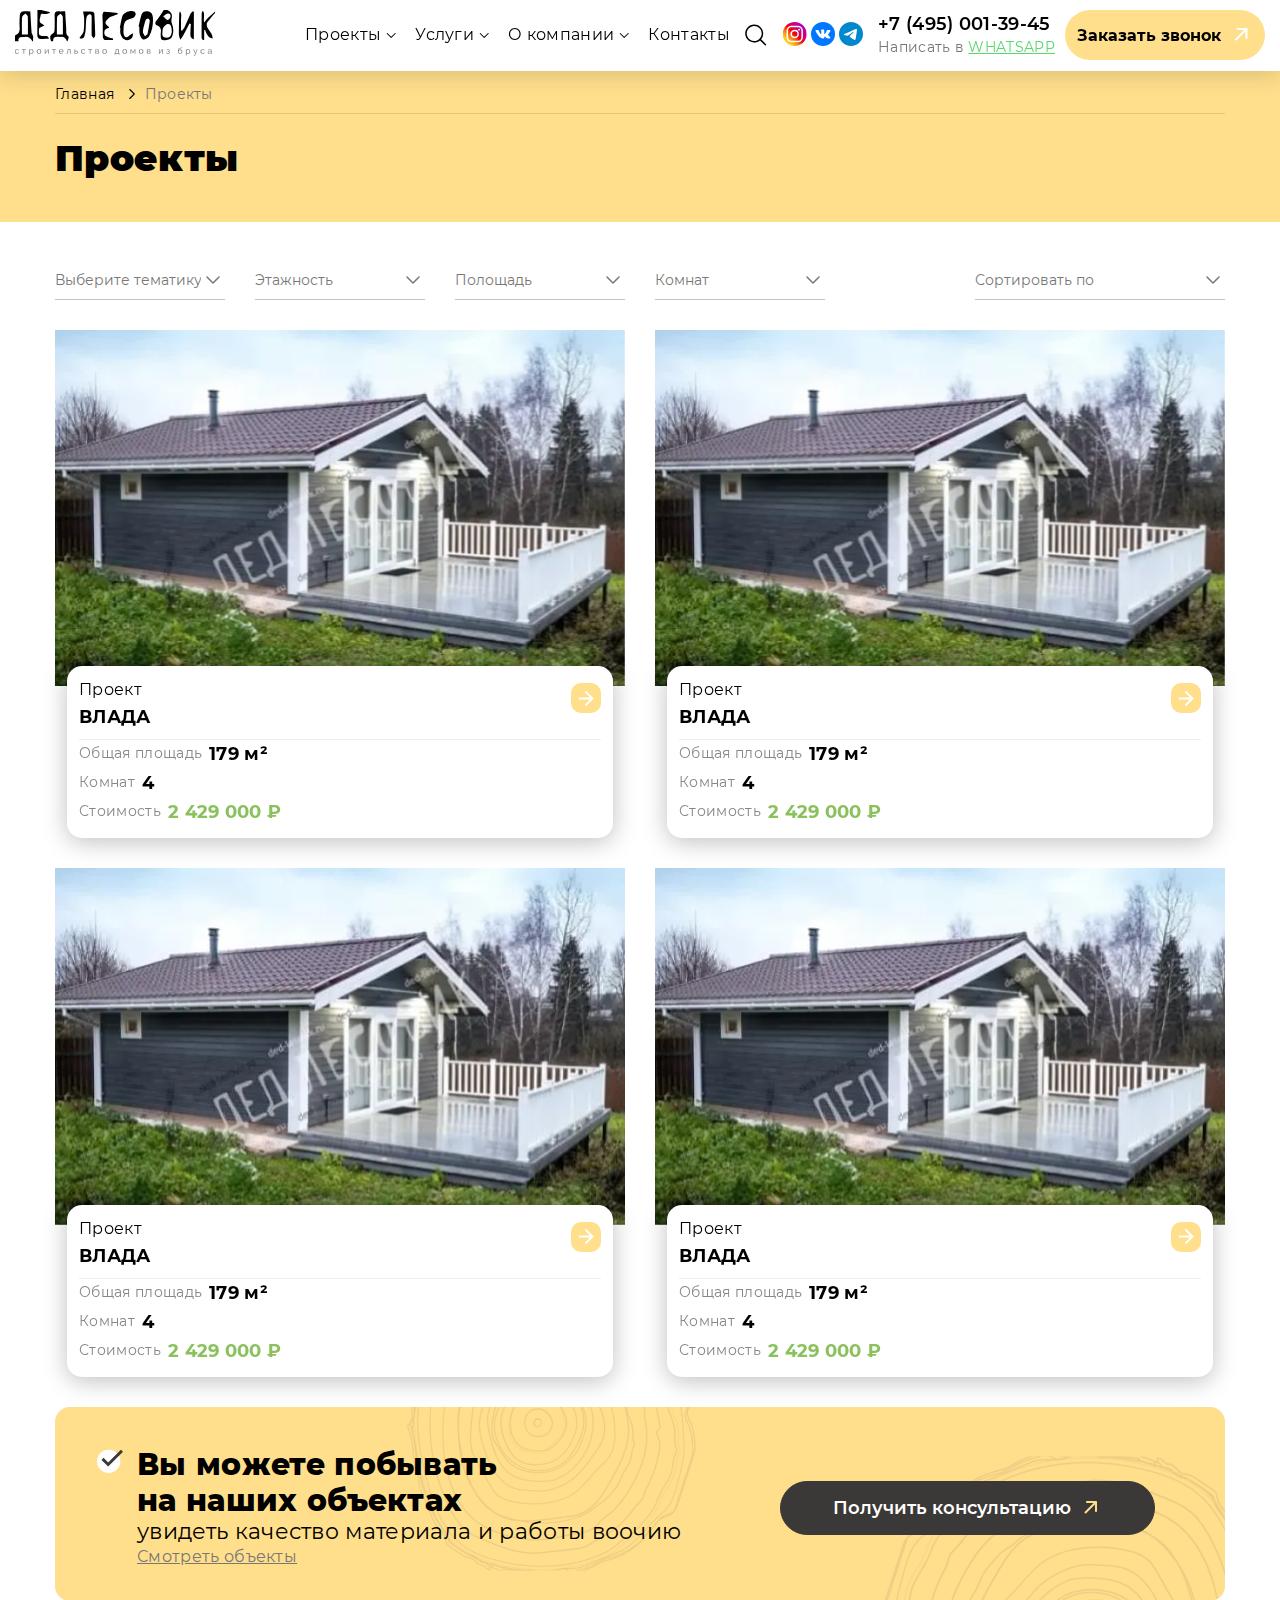
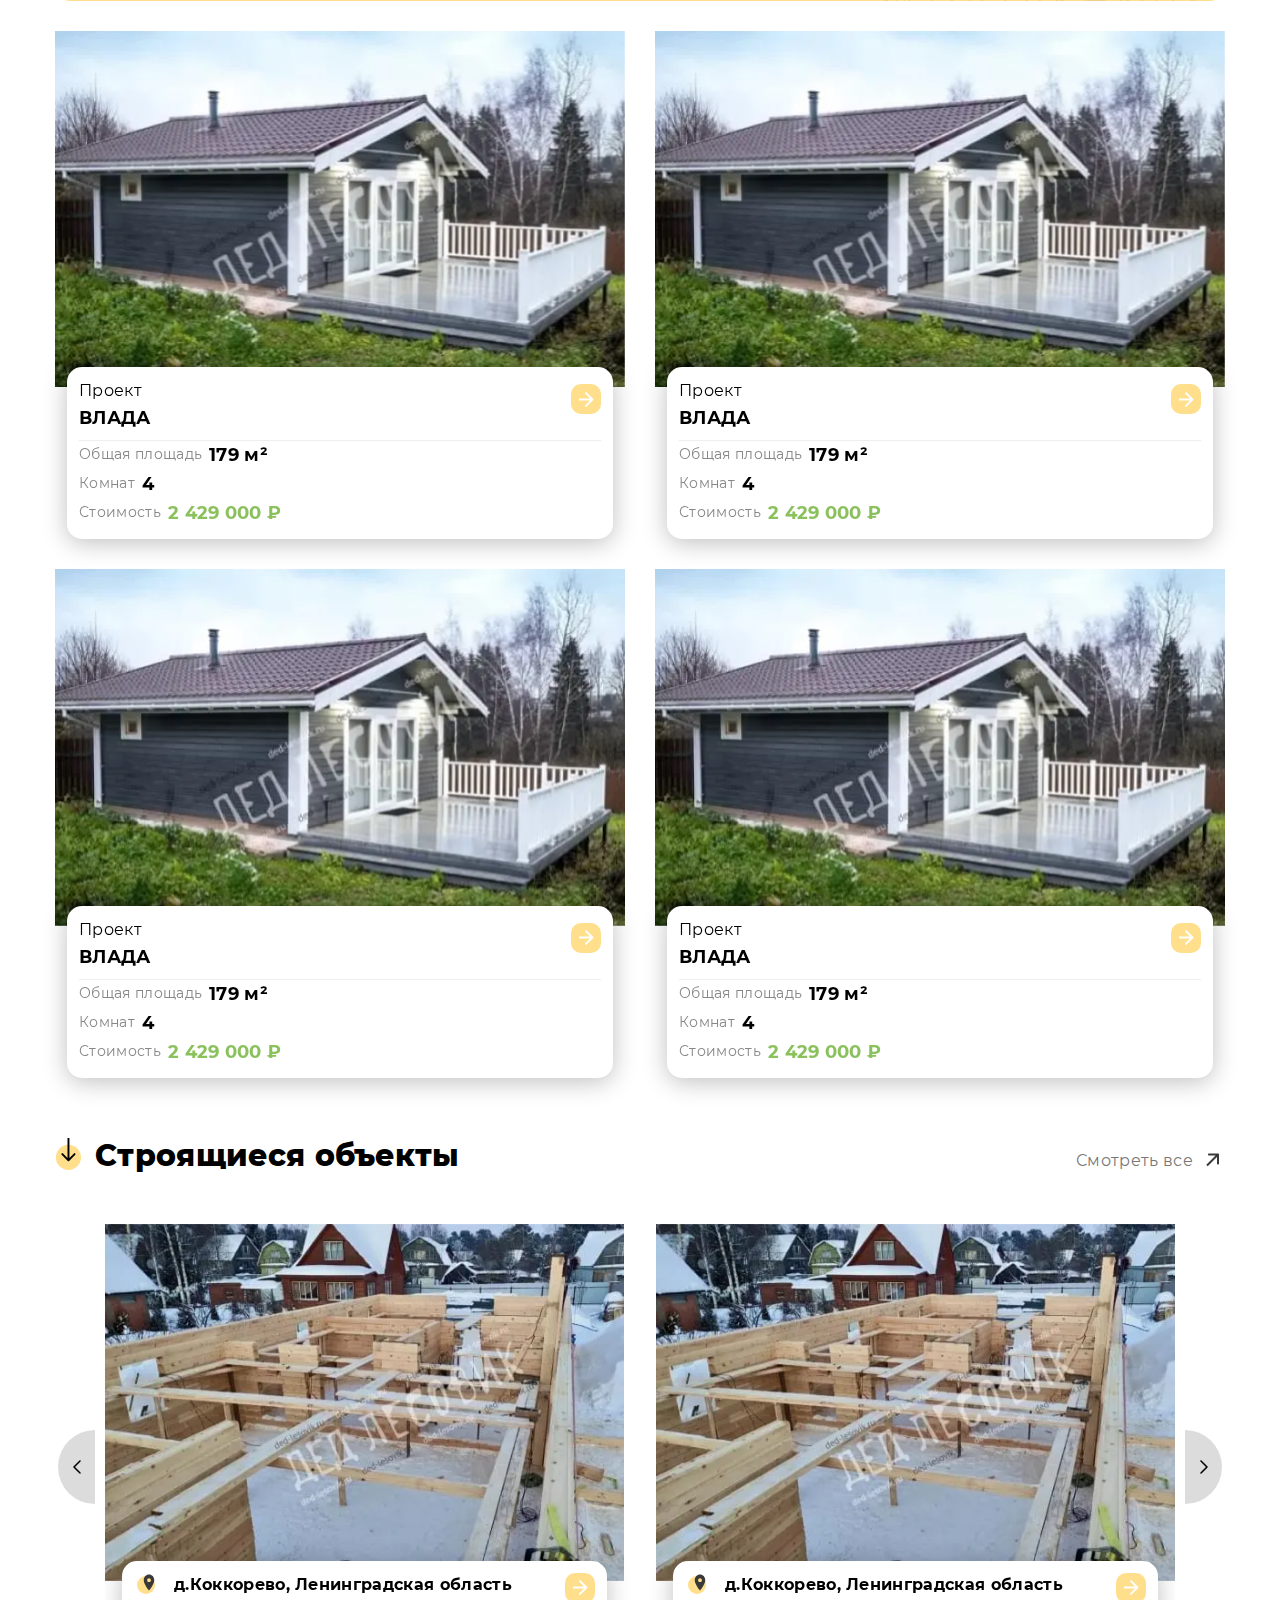
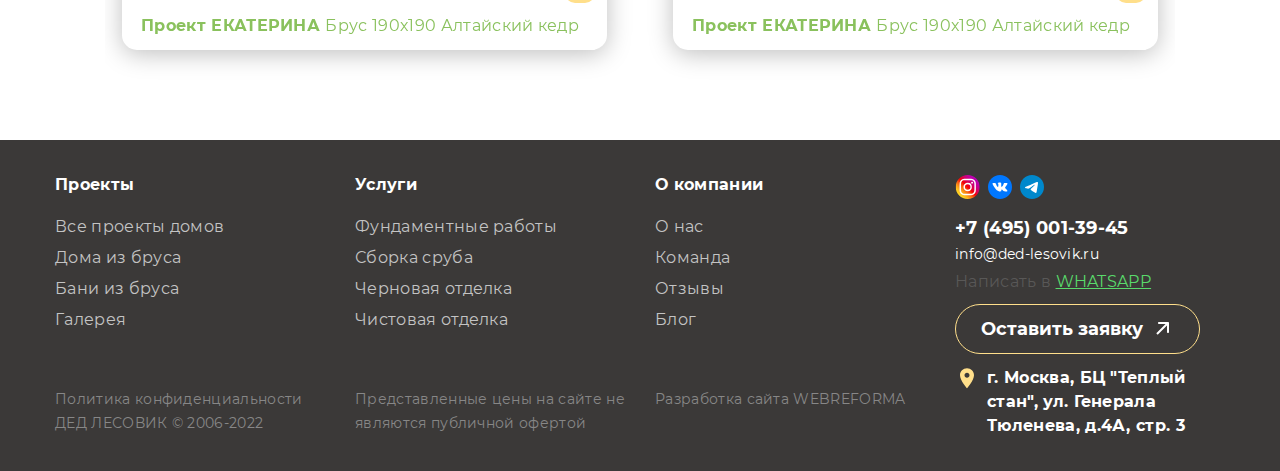
<file: catalog.html>
<!DOCTYPE html> <html lang="en">

<head>
    <meta charset="UTF-8">
    <meta name="viewport" content="width=device-width, initial-scale=1.0">
    <meta name="description" content="">
    <meta name="keywords" content="">
    <link rel="shortcut icon" href="img/favicons/favicon.svg" type="image/svg+xml">
    <link rel="shortcut icon" href="img/favicons/favicon.webp" type="image/webp">
    <link rel="shortcut icon" href="img/favicons/favicon.png" type="image/x-icon">
    <link rel="stylesheet" href="css/libs.min.css">
    <link rel="stylesheet" href="css/style.min.css">
    <meta name="author" content="Разработка Digital-агентство WebReforma https://webreforma.ru" />
    <title>Каталог</title>
</head>

<body>
    <div class="wrapper">
        <header id="header" class='header'>
            <div class='container'>
    <div class='header__inner'>
        <a href="index.html" class="header__logo">
            <img src="img/logo.svg" alt="Логотип" title="Логотип">
        </a>
        <div class="header__mob-menu">
            <nav class="nav">
                <div class="nav__item">
                    <div class="nav__item-show">
                        <span>Проекты</span>
                        <svg width="17" height="17" viewBox="0 0 17 17" fill="none" xmlns="http://www.w3.org/2000/svg">
                            <path d="M12.6842 6.49905C12.6846 6.56486 12.6719 6.63009 12.6471 6.69101C12.6222 6.75193 12.5855 6.80733 12.5392 6.85405L8.53917 10.8541C8.49269 10.9009 8.43739 10.9381 8.37646 10.9635C8.31553 10.9889 8.25018 11.002 8.18418 11.002C8.11817 11.002 8.05282 10.9889 7.99189 10.9635C7.93096 10.9381 7.87566 10.9009 7.82918 10.8541L3.82917 6.85405C3.73502 6.7599 3.68213 6.63221 3.68213 6.49905C3.68213 6.3659 3.73502 6.23821 3.82917 6.14405C3.92333 6.0499 4.05102 5.99701 4.18417 5.99701C4.31733 5.99701 4.44502 6.0499 4.53917 6.14405L8.18417 9.79405L11.8292 6.14405C11.8757 6.09719 11.931 6.05999 11.9919 6.03461C12.0528 6.00922 12.1182 5.99615 12.1842 5.99615C12.2502 5.99615 12.3155 6.00922 12.3765 6.03461C12.4374 6.05999 12.4927 6.09719 12.5392 6.14405C12.5855 6.19077 12.6222 6.24618 12.6471 6.3071C12.6719 6.36802 12.6846 6.43325 12.6842 6.49905Z" fill="black"/>
                        </svg>
                    </div>
                    <div class="nav__item-hidden">
                        <div class="nav__item-hidden-inner">
                            <a href="" class="nav__item-link">Все проекты домов</a>
                            <a href="" class="nav__item-link">Бани из бруса</a>
                            <a href="" class="nav__item-link">Дома из бруса</a>
                            <a href="" class="nav__item-link">Галерея</a>
                        </div>
                    </div>
                </div>
                <div class="nav__item">
                    <div class="nav__item-show">
                        <span>Услуги</span>
                        <svg width="17" height="17" viewBox="0 0 17 17" fill="none" xmlns="http://www.w3.org/2000/svg">
                            <path d="M12.6842 6.49905C12.6846 6.56486 12.6719 6.63009 12.6471 6.69101C12.6222 6.75193 12.5855 6.80733 12.5392 6.85405L8.53917 10.8541C8.49269 10.9009 8.43739 10.9381 8.37646 10.9635C8.31553 10.9889 8.25018 11.002 8.18418 11.002C8.11817 11.002 8.05282 10.9889 7.99189 10.9635C7.93096 10.9381 7.87566 10.9009 7.82918 10.8541L3.82917 6.85405C3.73502 6.7599 3.68213 6.63221 3.68213 6.49905C3.68213 6.3659 3.73502 6.23821 3.82917 6.14405C3.92333 6.0499 4.05102 5.99701 4.18417 5.99701C4.31733 5.99701 4.44502 6.0499 4.53917 6.14405L8.18417 9.79405L11.8292 6.14405C11.8757 6.09719 11.931 6.05999 11.9919 6.03461C12.0528 6.00922 12.1182 5.99615 12.1842 5.99615C12.2502 5.99615 12.3155 6.00922 12.3765 6.03461C12.4374 6.05999 12.4927 6.09719 12.5392 6.14405C12.5855 6.19077 12.6222 6.24618 12.6471 6.3071C12.6719 6.36802 12.6846 6.43325 12.6842 6.49905Z" fill="black"/>
                        </svg>
                    </div>
                    <div class="nav__item-hidden">
                        <div class="nav__item-hidden-inner">
                            <a href="" class="nav__item-link">Все проекты домов</a>
                            <a href="" class="nav__item-link">Бани из бруса</a>
                            <a href="" class="nav__item-link">Дома из бруса</a>
                            <a href="" class="nav__item-link">Галерея</a>
                        </div>
                    </div>
                </div>
                <div class="nav__item">
                    <div class="nav__item-show">
                        <span>О компании</span>
                        <svg width="17" height="17" viewBox="0 0 17 17" fill="none" xmlns="http://www.w3.org/2000/svg">
                            <path d="M12.6842 6.49905C12.6846 6.56486 12.6719 6.63009 12.6471 6.69101C12.6222 6.75193 12.5855 6.80733 12.5392 6.85405L8.53917 10.8541C8.49269 10.9009 8.43739 10.9381 8.37646 10.9635C8.31553 10.9889 8.25018 11.002 8.18418 11.002C8.11817 11.002 8.05282 10.9889 7.99189 10.9635C7.93096 10.9381 7.87566 10.9009 7.82918 10.8541L3.82917 6.85405C3.73502 6.7599 3.68213 6.63221 3.68213 6.49905C3.68213 6.3659 3.73502 6.23821 3.82917 6.14405C3.92333 6.0499 4.05102 5.99701 4.18417 5.99701C4.31733 5.99701 4.44502 6.0499 4.53917 6.14405L8.18417 9.79405L11.8292 6.14405C11.8757 6.09719 11.931 6.05999 11.9919 6.03461C12.0528 6.00922 12.1182 5.99615 12.1842 5.99615C12.2502 5.99615 12.3155 6.00922 12.3765 6.03461C12.4374 6.05999 12.4927 6.09719 12.5392 6.14405C12.5855 6.19077 12.6222 6.24618 12.6471 6.3071C12.6719 6.36802 12.6846 6.43325 12.6842 6.49905Z" fill="black"/>
                        </svg>
                    </div>
                    <div class="nav__item-hidden">
                        <div class="nav__item-hidden-inner">
                            <a href="" class="nav__item-link">Дома из бруса</a>
                            <a href="" class="nav__item-link">Галерея</a>
                        </div>
                    </div>
                </div>
                <div class="nav__item">
                    <a href="" class="nav__item-link2">Контакты</a>
                </div>
            </nav>
            <button class="header__btn btn btn-yellow">
                <span>Заказать звонок</span>
                <svg width="25" height="24" viewBox="0 0 25 24" fill="none" xmlns="http://www.w3.org/2000/svg">
                    <path d="M18.5 6C18.5 5.44771 18.0523 5 17.5 5L8.5 5C7.94772 5 7.5 5.44771 7.5 6C7.5 6.55228 7.94772 7 8.5 7L16.5 7L16.5 15C16.5 15.5523 16.9477 16 17.5 16C18.0523 16 18.5 15.5523 18.5 15L18.5 6ZM7.20711 17.7071L18.2071 6.70711L16.7929 5.29289L5.79289 16.2929L7.20711 17.7071Z" fill="white"/>
                </svg>
            </button>
            <div class="header__socials-mob">
                <a href="" class="header__socials-mob-item">
                    <img src="img/instagram.svg" alt="Инстаграм" title="Инстаграм">
                </a>
                <a href="" class="header__socials-mob-item">
                    <img src="img/vk.svg" alt="Вконтакте" title="Вконтакте">
                </a>
                <a href="" class="header__socials-mob-item">
                    <img src="img/telegram.svg" alt="Телеграм" title="Телеграм">
                </a>
            </div>
        </div>
        <div class="header__search header__search-active">
            <button class="header__search-btn btn">
                <svg width="22" height="22" viewBox="0 0 22 22" fill="none" xmlns="http://www.w3.org/2000/svg">
                    <path d="M20.9852 20.2175L16.1102 15.3425H16.0577C17.5603 13.5708 18.3196 11.2867 18.1768 8.96798C18.0341 6.64929 17.0002 4.47562 15.2916 2.90166C13.583 1.32771 11.332 0.475392 9.00937 0.523011C6.68677 0.57063 4.47256 1.51449 2.82989 3.15716C1.18722 4.79983 0.24336 7.01405 0.195741 9.33664C0.148122 11.6592 1.00044 13.9103 2.57439 15.6189C4.14835 17.3275 6.32202 18.3613 8.64071 18.5041C10.9594 18.6469 13.2435 17.8876 15.0152 16.3849C15.0152 16.3849 15.0152 16.4224 15.0152 16.4374L19.8902 21.3125C19.9599 21.3827 20.0429 21.4385 20.1342 21.4766C20.2256 21.5147 20.3237 21.5343 20.4227 21.5343C20.5217 21.5343 20.6197 21.5147 20.7111 21.4766C20.8025 21.4385 20.8855 21.3827 20.9552 21.3125C21.0321 21.2444 21.0942 21.1612 21.1376 21.0682C21.181 20.9751 21.2049 20.8741 21.2077 20.7715C21.2105 20.6688 21.1922 20.5667 21.154 20.4714C21.1157 20.3761 21.0582 20.2896 20.9852 20.2175ZM9.20268 16.9999C7.71932 16.9999 6.26927 16.5601 5.0359 15.736C3.80253 14.9119 2.84124 13.7405 2.27358 12.3701C1.70592 10.9996 1.5574 9.49163 1.84679 8.03677C2.13618 6.58191 2.85048 5.24554 3.89938 4.19665C4.94827 3.14775 6.28464 2.43345 7.7395 2.14406C9.19436 1.85467 10.7024 2.00319 12.0728 2.57085C13.4433 3.13851 14.6146 4.0998 15.4387 5.33317C16.2628 6.56654 16.7027 8.01659 16.7027 9.49995C16.7027 10.4849 16.5087 11.4601 16.1318 12.3701C15.7549 13.28 15.2024 14.1068 14.506 14.8033C13.8095 15.4997 12.9827 16.0521 12.0728 16.429C11.1629 16.806 10.1876 16.9999 9.20268 16.9999Z" fill="black"/>
                </svg>
            </button>
            <div class="header__search-show">
                <input type="text" placeholder="Поиск">
                <button class="header__search-clear btn">
                    <svg width="18" height="18" viewBox="0 0 18 18" fill="none" xmlns="http://www.w3.org/2000/svg">
                        <path d="M11.029 6.05197C10.9066 6.17368 10.8458 6.33365 10.8458 6.49363C10.8458 6.65361 10.9066 6.81359 11.029 6.93529C11.273 7.17934 11.6689 7.17934 11.9129 6.93529L16.9149 1.93837C17.1589 1.69432 17.1589 1.29909 16.9149 1.05504C16.6708 0.810998 16.275 0.810998 16.0309 1.05504L11.029 6.05197Z" fill="#C4C4C4"/>
                        <path d="M8.96998 9.87574L16.0309 16.9304C16.275 17.1745 16.6708 17.1745 16.9149 16.9304C17.1589 16.6864 17.2668 16.2911 17.0222 16.0471L9.62746 8.55138L9.62746 8.36568L9.41102 8.36568L1.90904 0.962824C1.665 0.718781 1.26913 0.765205 1.02509 1.00862C0.902753 1.13033 0.841899 1.31352 0.841899 1.4735C0.841899 1.63347 0.902753 1.80474 1.02509 1.92645L8.08541 8.98677L1.02446 16.0439C0.902125 16.1657 0.841271 16.3275 0.841271 16.4869C0.841271 16.6462 0.902125 16.8074 1.02446 16.9292C1.2685 17.1732 1.66437 17.1738 1.90841 16.9298L8.96998 9.87574Z" fill="#C4C4C4"/>
                    </svg>
                </button>
            </div>
            <div class="header__search-hidden">
                <a href="" class="header__search-item">
                    <img src="img/search.webp" alt="Дом" title="Дом">
                    <span>Название дома</span>
                </a>
                <a href="" class="header__search-item">
                    <img src="img/search.webp" alt="Дом" title="Дом">
                    <span>Название дома</span>
                </a>
                <a href="" class="header__search-item">
                    <img src="img/search.webp" alt="Дом" title="Дом">
                    <span>Название дома</span>
                </a>
                <a href="" class="header__search-link btn-link">
                    <span>Все результаты поиска</span>
                    <svg width="24" height="24" viewBox="0 0 24 24" fill="none" xmlns="http://www.w3.org/2000/svg">
                        <path d="M18 6C18 5.44771 17.5523 5 17 5L8 5C7.44772 5 7 5.44771 7 6C7 6.55228 7.44772 7 8 7L16 7L16 15C16 15.5523 16.4477 16 17 16C17.5523 16 18 15.5523 18 15L18 6ZM6.70711 17.7071L17.7071 6.70711L16.2929 5.29289L5.29289 16.2929L6.70711 17.7071Z" fill="#3B3938"/>
                    </svg>
                </a>
            </div>

        </div>
        <div class="header__socials">
            <a href="" class="header__socials-item">
                <img src="img/instagram.svg" alt="Инстаграм" title="Инстаграм">
            </a>
            <a href="" class="header__socials-item header__socials-item--hidden">
                <img src="img/vk.svg" alt="Вконтакте" title="Вконтакте">
            </a>
            <a href="" class="header__socials-item header__socials-item--hidden">
                <img src="img/telegram.svg" alt="Телеграм" title="Телеграм">
            </a>
        </div>

        <div class="header__contacts">
            <a href="tel:+7 (495) 001-39-45" class="header__phone">+7 (495) 001-39-45</a>
            <div class="header__whatsapp">
                <span>Написать в </span>
                <a href="">WHATSAPP</a>
            </div>
        </div>
        <button class="header__burger"></button>
    </div>
</div>
        </header>

        <main class="content">

            <section class='page-top'>
                <div class='container'>
                    <div class="breadcrumbs">
                        <a href="" class="breadcrumbs__item">Главная</a>
                        <span class="breadcrumbs__item">Проекты</span>
                    </div>
                    <h1 class="page-top__title title1-bold">Проекты </h1>
                </div>
            </section>

            <section class='catalog'>
                <div class='container'>
                    <div class="filter">
                        <div class="filter__mob">
                            <div class="filter__title">Фильтр</div>
                            <button class="filter__btn"></button>
                        </div>
                        <div class="filter__wrap">
                            <div class="filter__item">
                                <div class="custom-select">
                                    <input disabled type="text" placeholder="Выберите тематику">
                                    <div class="custom-select__dropdown">
                                        <div class="custom-select__dropdown-inner">
                                            <div class="custom-select__dropdown-item">Дома</div>
                                            <div class="custom-select__dropdown-item">Бани</div>
                                        </div>
                                    </div>
                                </div>
                            </div>
                            <div class="filter__item">
                                <div class="custom-select">
                                    <input disabled type="text" placeholder="Этажность">
                                    <div class="custom-select__dropdown">
                                        <div class="custom-select__dropdown-inner">
                                            <div class="custom-select__dropdown-item">1</div>
                                            <div class="custom-select__dropdown-item">2</div>
                                        </div>
                                    </div>
                                </div>
                            </div>
                            <div class="filter__item">
                                <div class="custom-select">
                                    <input disabled type="text" placeholder="Полощадь">
                                    <div class="custom-select__dropdown">
                                        <div class="custom-select__dropdown-inner">
                                            <div class="custom-select__dropdown-item">до 100 м2</div>
                                            <div class="custom-select__dropdown-item">От 100 до 200 м2</div>
                                            <div class="custom-select__dropdown-item">От 200 до 300 м2</div>
                                            <div class="custom-select__dropdown-item">300 м2</div>
                                        </div>
                                    </div>
                                </div>
                            </div>
                            <div class="filter__item">
                                <div class="custom-select">
                                    <input disabled type="text" placeholder="Комнат">
                                    <div class="custom-select__dropdown">
                                        <div class="custom-select__dropdown-inner">
                                            <div class="custom-select__dropdown-item">1</div>
                                            <div class="custom-select__dropdown-item">2</div>
                                        </div>
                                    </div>
                                </div>
                            </div>
                            <div class="filter__item">
                                <div class="custom-select">
                                    <input disabled type="text" placeholder="Сортировать по ">
                                    <div class="custom-select__dropdown">
                                        <div class="custom-select__dropdown-inner">
                                            <div class="custom-select__dropdown-item">цене</div>
                                            <div class="custom-select__dropdown-item">качеству</div>
                                            <div class="custom-select__dropdown-item">дате</div>
                                        </div>
                                    </div>
                                </div>
                            </div>
                        </div>
                    </div>
                    <div class='catalog__wrap'>
                        <div class="catalog__item">
                            <div class="project-card">
    <div class="project-card__top">
        <div class='swiper-container'>
            <div class='swiper-wrapper'>
                <div class='swiper-slide'>
                    <img src="img/home3.webp" alt="Строение" title="Строение" class="project-card__img project-card__img--active" data-tab-path="1">
                </div>
                <div class='swiper-slide'>
                    <img src="img/home2.webp" alt="Строение" title="Строение" class="project-card__img project-card__img--active" data-tab-path="1">
                </div>
                <div class='swiper-slide'>
                    <img src="img/home4.webp" alt="Строение" title="Строение" class="project-card__img project-card__img--active" data-tab-path="1">
                </div>
                <div class='swiper-slide'>
                    <img src="img/home5.webp" alt="Строение" title="Строение" class="project-card__img project-card__img--active" data-tab-path="1">
                </div>
                <div class='swiper-slide'>
                    <img src="img/home3.webp" alt="Строение" title="Строение" class="project-card__img project-card__img--active" data-tab-path="1">
                </div>
            </div>

        </div>
        <div class='swiper-pagination'></div>
        <div class='swiper-button-prev slider-btn'>
            <svg width="8" height="14" viewBox="0 0 8 14" fill="none" xmlns="http://www.w3.org/2000/svg">
                <path d="M7.00002 13.75C6.90131 13.7506 6.80346 13.7317 6.71208 13.6943C6.62071 13.657 6.5376 13.602 6.46752 13.5325L0.467515 7.53252C0.397219 7.46279 0.341423 7.37984 0.303347 7.28845C0.26527 7.19706 0.245667 7.09903 0.245667 7.00002C0.245667 6.90101 0.26527 6.80298 0.303347 6.71158C0.341423 6.62019 0.397219 6.53724 0.467515 6.46752L6.46752 0.467517C6.60874 0.326289 6.80029 0.246948 7.00002 0.246948C7.19974 0.246948 7.39129 0.326289 7.53251 0.467517C7.67374 0.608745 7.75308 0.800291 7.75308 1.00002C7.75308 1.19974 7.67374 1.39129 7.53251 1.53252L2.05752 7.00002L7.53251 12.4675C7.60281 12.5372 7.65861 12.6202 7.69668 12.7116C7.73476 12.803 7.75436 12.901 7.75436 13C7.75436 13.099 7.73476 13.1971 7.69668 13.2885C7.65861 13.3798 7.60281 13.4628 7.53251 13.5325C7.46243 13.602 7.37932 13.657 7.28795 13.6943C7.19657 13.7317 7.09872 13.7506 7.00002 13.75Z" fill="black"/>
            </svg>
        </div>
        <div class='swiper-button-next slider-btn'>
            <svg width="8" height="14" viewBox="0 0 8 14" fill="none" xmlns="http://www.w3.org/2000/svg">
                <path d="M0.999986 0.24693C1.09869 0.246359 1.19654 0.265277 1.28792 0.302601C1.37929 0.339924 1.4624 0.39492 1.53249 0.46443L7.53249 6.46443C7.60278 6.53415 7.65858 6.6171 7.69665 6.7085C7.73473 6.79989 7.75433 6.89792 7.75433 6.99693C7.75433 7.09594 7.73473 7.19397 7.69665 7.28536C7.65858 7.37676 7.60278 7.45971 7.53249 7.52943L1.53248 13.5294C1.39126 13.6707 1.19971 13.75 0.999985 13.75C0.800259 13.75 0.608713 13.6707 0.467485 13.5294C0.326258 13.3882 0.246916 13.1967 0.246916 12.9969C0.246916 12.7972 0.326258 12.6057 0.467486 12.4644L5.94249 6.99693L0.467486 1.52943C0.39719 1.45971 0.341393 1.37676 0.303317 1.28536C0.26524 1.19397 0.245637 1.09594 0.245637 0.996929C0.245637 0.897921 0.26524 0.799892 0.303317 0.708497C0.341393 0.617103 0.39719 0.534152 0.467487 0.46443C0.537567 0.39492 0.620677 0.339924 0.712055 0.302601C0.803434 0.265277 0.901281 0.246359 0.999986 0.24693Z" fill="black"/>
            </svg>
        </div>
    </div>
    <div class="project-card__bottom">
        <a href="" class="project-card__info">
            <div class="project-card__title">
                <div class="project-card__arrow">
                    <img src="img/arrow2.svg" alt="Стрелка" title="Стрелка">
                </div>
                <div class="project-card__title-text title3">
                    Проект <strong>ВЛАДА</strong>
                </div>
            </div>
            <div class="project-card__items">
                <div class="project-card__item">
                    <div class="project-card__item-title">Общая площадь</div>
                    <div class="project-card__item-desc">179 м²</div>
                </div>
                <div class="project-card__item">
                    <div class="project-card__item-title">Комнат</div>
                    <div class="project-card__item-desc">4</div>
                </div>
                <div class="project-card__item">
                    <div class="project-card__item-title">Стоимость</div>
                    <div class="project-card__item-desc project-card__item-desc--green">2 429 000 ₽</div>
                </div>
            </div>
        </a>
    </div>
</div>
                        </div>
                        <div class="catalog__item">
                            <div class="project-card">
    <div class="project-card__top">
        <div class='swiper-container'>
            <div class='swiper-wrapper'>
                <div class='swiper-slide'>
                    <img src="img/home3.webp" alt="Строение" title="Строение" class="project-card__img project-card__img--active" data-tab-path="1">
                </div>
                <div class='swiper-slide'>
                    <img src="img/home2.webp" alt="Строение" title="Строение" class="project-card__img project-card__img--active" data-tab-path="1">
                </div>
                <div class='swiper-slide'>
                    <img src="img/home4.webp" alt="Строение" title="Строение" class="project-card__img project-card__img--active" data-tab-path="1">
                </div>
                <div class='swiper-slide'>
                    <img src="img/home5.webp" alt="Строение" title="Строение" class="project-card__img project-card__img--active" data-tab-path="1">
                </div>
                <div class='swiper-slide'>
                    <img src="img/home3.webp" alt="Строение" title="Строение" class="project-card__img project-card__img--active" data-tab-path="1">
                </div>
            </div>

        </div>
        <div class='swiper-pagination'></div>
        <div class='swiper-button-prev slider-btn'>
            <svg width="8" height="14" viewBox="0 0 8 14" fill="none" xmlns="http://www.w3.org/2000/svg">
                <path d="M7.00002 13.75C6.90131 13.7506 6.80346 13.7317 6.71208 13.6943C6.62071 13.657 6.5376 13.602 6.46752 13.5325L0.467515 7.53252C0.397219 7.46279 0.341423 7.37984 0.303347 7.28845C0.26527 7.19706 0.245667 7.09903 0.245667 7.00002C0.245667 6.90101 0.26527 6.80298 0.303347 6.71158C0.341423 6.62019 0.397219 6.53724 0.467515 6.46752L6.46752 0.467517C6.60874 0.326289 6.80029 0.246948 7.00002 0.246948C7.19974 0.246948 7.39129 0.326289 7.53251 0.467517C7.67374 0.608745 7.75308 0.800291 7.75308 1.00002C7.75308 1.19974 7.67374 1.39129 7.53251 1.53252L2.05752 7.00002L7.53251 12.4675C7.60281 12.5372 7.65861 12.6202 7.69668 12.7116C7.73476 12.803 7.75436 12.901 7.75436 13C7.75436 13.099 7.73476 13.1971 7.69668 13.2885C7.65861 13.3798 7.60281 13.4628 7.53251 13.5325C7.46243 13.602 7.37932 13.657 7.28795 13.6943C7.19657 13.7317 7.09872 13.7506 7.00002 13.75Z" fill="black"/>
            </svg>
        </div>
        <div class='swiper-button-next slider-btn'>
            <svg width="8" height="14" viewBox="0 0 8 14" fill="none" xmlns="http://www.w3.org/2000/svg">
                <path d="M0.999986 0.24693C1.09869 0.246359 1.19654 0.265277 1.28792 0.302601C1.37929 0.339924 1.4624 0.39492 1.53249 0.46443L7.53249 6.46443C7.60278 6.53415 7.65858 6.6171 7.69665 6.7085C7.73473 6.79989 7.75433 6.89792 7.75433 6.99693C7.75433 7.09594 7.73473 7.19397 7.69665 7.28536C7.65858 7.37676 7.60278 7.45971 7.53249 7.52943L1.53248 13.5294C1.39126 13.6707 1.19971 13.75 0.999985 13.75C0.800259 13.75 0.608713 13.6707 0.467485 13.5294C0.326258 13.3882 0.246916 13.1967 0.246916 12.9969C0.246916 12.7972 0.326258 12.6057 0.467486 12.4644L5.94249 6.99693L0.467486 1.52943C0.39719 1.45971 0.341393 1.37676 0.303317 1.28536C0.26524 1.19397 0.245637 1.09594 0.245637 0.996929C0.245637 0.897921 0.26524 0.799892 0.303317 0.708497C0.341393 0.617103 0.39719 0.534152 0.467487 0.46443C0.537567 0.39492 0.620677 0.339924 0.712055 0.302601C0.803434 0.265277 0.901281 0.246359 0.999986 0.24693Z" fill="black"/>
            </svg>
        </div>
    </div>
    <div class="project-card__bottom">
        <a href="" class="project-card__info">
            <div class="project-card__title">
                <div class="project-card__arrow">
                    <img src="img/arrow2.svg" alt="Стрелка" title="Стрелка">
                </div>
                <div class="project-card__title-text title3">
                    Проект <strong>ВЛАДА</strong>
                </div>
            </div>
            <div class="project-card__items">
                <div class="project-card__item">
                    <div class="project-card__item-title">Общая площадь</div>
                    <div class="project-card__item-desc">179 м²</div>
                </div>
                <div class="project-card__item">
                    <div class="project-card__item-title">Комнат</div>
                    <div class="project-card__item-desc">4</div>
                </div>
                <div class="project-card__item">
                    <div class="project-card__item-title">Стоимость</div>
                    <div class="project-card__item-desc project-card__item-desc--green">2 429 000 ₽</div>
                </div>
            </div>
        </a>
    </div>
</div>
                        </div>
                        <div class="catalog__item">
                            <div class="project-card">
    <div class="project-card__top">
        <div class='swiper-container'>
            <div class='swiper-wrapper'>
                <div class='swiper-slide'>
                    <img src="img/home3.webp" alt="Строение" title="Строение" class="project-card__img project-card__img--active" data-tab-path="1">
                </div>
                <div class='swiper-slide'>
                    <img src="img/home2.webp" alt="Строение" title="Строение" class="project-card__img project-card__img--active" data-tab-path="1">
                </div>
                <div class='swiper-slide'>
                    <img src="img/home4.webp" alt="Строение" title="Строение" class="project-card__img project-card__img--active" data-tab-path="1">
                </div>
                <div class='swiper-slide'>
                    <img src="img/home5.webp" alt="Строение" title="Строение" class="project-card__img project-card__img--active" data-tab-path="1">
                </div>
                <div class='swiper-slide'>
                    <img src="img/home3.webp" alt="Строение" title="Строение" class="project-card__img project-card__img--active" data-tab-path="1">
                </div>
            </div>

        </div>
        <div class='swiper-pagination'></div>
        <div class='swiper-button-prev slider-btn'>
            <svg width="8" height="14" viewBox="0 0 8 14" fill="none" xmlns="http://www.w3.org/2000/svg">
                <path d="M7.00002 13.75C6.90131 13.7506 6.80346 13.7317 6.71208 13.6943C6.62071 13.657 6.5376 13.602 6.46752 13.5325L0.467515 7.53252C0.397219 7.46279 0.341423 7.37984 0.303347 7.28845C0.26527 7.19706 0.245667 7.09903 0.245667 7.00002C0.245667 6.90101 0.26527 6.80298 0.303347 6.71158C0.341423 6.62019 0.397219 6.53724 0.467515 6.46752L6.46752 0.467517C6.60874 0.326289 6.80029 0.246948 7.00002 0.246948C7.19974 0.246948 7.39129 0.326289 7.53251 0.467517C7.67374 0.608745 7.75308 0.800291 7.75308 1.00002C7.75308 1.19974 7.67374 1.39129 7.53251 1.53252L2.05752 7.00002L7.53251 12.4675C7.60281 12.5372 7.65861 12.6202 7.69668 12.7116C7.73476 12.803 7.75436 12.901 7.75436 13C7.75436 13.099 7.73476 13.1971 7.69668 13.2885C7.65861 13.3798 7.60281 13.4628 7.53251 13.5325C7.46243 13.602 7.37932 13.657 7.28795 13.6943C7.19657 13.7317 7.09872 13.7506 7.00002 13.75Z" fill="black"/>
            </svg>
        </div>
        <div class='swiper-button-next slider-btn'>
            <svg width="8" height="14" viewBox="0 0 8 14" fill="none" xmlns="http://www.w3.org/2000/svg">
                <path d="M0.999986 0.24693C1.09869 0.246359 1.19654 0.265277 1.28792 0.302601C1.37929 0.339924 1.4624 0.39492 1.53249 0.46443L7.53249 6.46443C7.60278 6.53415 7.65858 6.6171 7.69665 6.7085C7.73473 6.79989 7.75433 6.89792 7.75433 6.99693C7.75433 7.09594 7.73473 7.19397 7.69665 7.28536C7.65858 7.37676 7.60278 7.45971 7.53249 7.52943L1.53248 13.5294C1.39126 13.6707 1.19971 13.75 0.999985 13.75C0.800259 13.75 0.608713 13.6707 0.467485 13.5294C0.326258 13.3882 0.246916 13.1967 0.246916 12.9969C0.246916 12.7972 0.326258 12.6057 0.467486 12.4644L5.94249 6.99693L0.467486 1.52943C0.39719 1.45971 0.341393 1.37676 0.303317 1.28536C0.26524 1.19397 0.245637 1.09594 0.245637 0.996929C0.245637 0.897921 0.26524 0.799892 0.303317 0.708497C0.341393 0.617103 0.39719 0.534152 0.467487 0.46443C0.537567 0.39492 0.620677 0.339924 0.712055 0.302601C0.803434 0.265277 0.901281 0.246359 0.999986 0.24693Z" fill="black"/>
            </svg>
        </div>
    </div>
    <div class="project-card__bottom">
        <a href="" class="project-card__info">
            <div class="project-card__title">
                <div class="project-card__arrow">
                    <img src="img/arrow2.svg" alt="Стрелка" title="Стрелка">
                </div>
                <div class="project-card__title-text title3">
                    Проект <strong>ВЛАДА</strong>
                </div>
            </div>
            <div class="project-card__items">
                <div class="project-card__item">
                    <div class="project-card__item-title">Общая площадь</div>
                    <div class="project-card__item-desc">179 м²</div>
                </div>
                <div class="project-card__item">
                    <div class="project-card__item-title">Комнат</div>
                    <div class="project-card__item-desc">4</div>
                </div>
                <div class="project-card__item">
                    <div class="project-card__item-title">Стоимость</div>
                    <div class="project-card__item-desc project-card__item-desc--green">2 429 000 ₽</div>
                </div>
            </div>
        </a>
    </div>
</div>
                        </div>
                        <div class="catalog__item">
                            <div class="project-card">
    <div class="project-card__top">
        <div class='swiper-container'>
            <div class='swiper-wrapper'>
                <div class='swiper-slide'>
                    <img src="img/home3.webp" alt="Строение" title="Строение" class="project-card__img project-card__img--active" data-tab-path="1">
                </div>
                <div class='swiper-slide'>
                    <img src="img/home2.webp" alt="Строение" title="Строение" class="project-card__img project-card__img--active" data-tab-path="1">
                </div>
                <div class='swiper-slide'>
                    <img src="img/home4.webp" alt="Строение" title="Строение" class="project-card__img project-card__img--active" data-tab-path="1">
                </div>
                <div class='swiper-slide'>
                    <img src="img/home5.webp" alt="Строение" title="Строение" class="project-card__img project-card__img--active" data-tab-path="1">
                </div>
                <div class='swiper-slide'>
                    <img src="img/home3.webp" alt="Строение" title="Строение" class="project-card__img project-card__img--active" data-tab-path="1">
                </div>
            </div>

        </div>
        <div class='swiper-pagination'></div>
        <div class='swiper-button-prev slider-btn'>
            <svg width="8" height="14" viewBox="0 0 8 14" fill="none" xmlns="http://www.w3.org/2000/svg">
                <path d="M7.00002 13.75C6.90131 13.7506 6.80346 13.7317 6.71208 13.6943C6.62071 13.657 6.5376 13.602 6.46752 13.5325L0.467515 7.53252C0.397219 7.46279 0.341423 7.37984 0.303347 7.28845C0.26527 7.19706 0.245667 7.09903 0.245667 7.00002C0.245667 6.90101 0.26527 6.80298 0.303347 6.71158C0.341423 6.62019 0.397219 6.53724 0.467515 6.46752L6.46752 0.467517C6.60874 0.326289 6.80029 0.246948 7.00002 0.246948C7.19974 0.246948 7.39129 0.326289 7.53251 0.467517C7.67374 0.608745 7.75308 0.800291 7.75308 1.00002C7.75308 1.19974 7.67374 1.39129 7.53251 1.53252L2.05752 7.00002L7.53251 12.4675C7.60281 12.5372 7.65861 12.6202 7.69668 12.7116C7.73476 12.803 7.75436 12.901 7.75436 13C7.75436 13.099 7.73476 13.1971 7.69668 13.2885C7.65861 13.3798 7.60281 13.4628 7.53251 13.5325C7.46243 13.602 7.37932 13.657 7.28795 13.6943C7.19657 13.7317 7.09872 13.7506 7.00002 13.75Z" fill="black"/>
            </svg>
        </div>
        <div class='swiper-button-next slider-btn'>
            <svg width="8" height="14" viewBox="0 0 8 14" fill="none" xmlns="http://www.w3.org/2000/svg">
                <path d="M0.999986 0.24693C1.09869 0.246359 1.19654 0.265277 1.28792 0.302601C1.37929 0.339924 1.4624 0.39492 1.53249 0.46443L7.53249 6.46443C7.60278 6.53415 7.65858 6.6171 7.69665 6.7085C7.73473 6.79989 7.75433 6.89792 7.75433 6.99693C7.75433 7.09594 7.73473 7.19397 7.69665 7.28536C7.65858 7.37676 7.60278 7.45971 7.53249 7.52943L1.53248 13.5294C1.39126 13.6707 1.19971 13.75 0.999985 13.75C0.800259 13.75 0.608713 13.6707 0.467485 13.5294C0.326258 13.3882 0.246916 13.1967 0.246916 12.9969C0.246916 12.7972 0.326258 12.6057 0.467486 12.4644L5.94249 6.99693L0.467486 1.52943C0.39719 1.45971 0.341393 1.37676 0.303317 1.28536C0.26524 1.19397 0.245637 1.09594 0.245637 0.996929C0.245637 0.897921 0.26524 0.799892 0.303317 0.708497C0.341393 0.617103 0.39719 0.534152 0.467487 0.46443C0.537567 0.39492 0.620677 0.339924 0.712055 0.302601C0.803434 0.265277 0.901281 0.246359 0.999986 0.24693Z" fill="black"/>
            </svg>
        </div>
    </div>
    <div class="project-card__bottom">
        <a href="" class="project-card__info">
            <div class="project-card__title">
                <div class="project-card__arrow">
                    <img src="img/arrow2.svg" alt="Стрелка" title="Стрелка">
                </div>
                <div class="project-card__title-text title3">
                    Проект <strong>ВЛАДА</strong>
                </div>
            </div>
            <div class="project-card__items">
                <div class="project-card__item">
                    <div class="project-card__item-title">Общая площадь</div>
                    <div class="project-card__item-desc">179 м²</div>
                </div>
                <div class="project-card__item">
                    <div class="project-card__item-title">Комнат</div>
                    <div class="project-card__item-desc">4</div>
                </div>
                <div class="project-card__item">
                    <div class="project-card__item-title">Стоимость</div>
                    <div class="project-card__item-desc project-card__item-desc--green">2 429 000 ₽</div>
                </div>
            </div>
        </a>
    </div>
</div>
                        </div>
                        <div class="consult-banner">
                            <div class="consult-banner__left">
    <div class="consult-banner__arrow-title arrow-title">
        <h2 class="consult-banner__title title1-bold">
            Вы можете побывать на наших объектах
        </h2>
        <div class="consult-banner__desc">увидеть качество материала и работы воочию</div>
        <a href="" class="consult-banner__link btn-link">Смотреть объекты</a>
        <div class="consult-banner__arrow-title-img arrow-title__img"></div>
    </div>
</div>
<button class="consult-banner__btn btn btn-black">
    <span>Получить консультацию</span>
    <svg width="24" height="24" viewBox="0 0 24 24" fill="none" xmlns="http://www.w3.org/2000/svg">
        <path d="M18 6C18 5.44771 17.5523 5 17 5L8 5C7.44772 5 7 5.44771 7 6C7 6.55228 7.44772 7 8 7L16 7L16 15C16 15.5523 16.4477 16 17 16C17.5523 16 18 15.5523 18 15L18 6ZM6.70711 17.7071L17.7071 6.70711L16.2929 5.29289L5.29289 16.2929L6.70711 17.7071Z" fill="#FFDF8B"/>
    </svg>
</button>
                        </div>
                        <div class="catalog__item">
                            <div class="project-card">
    <div class="project-card__top">
        <div class='swiper-container'>
            <div class='swiper-wrapper'>
                <div class='swiper-slide'>
                    <img src="img/home3.webp" alt="Строение" title="Строение" class="project-card__img project-card__img--active" data-tab-path="1">
                </div>
                <div class='swiper-slide'>
                    <img src="img/home2.webp" alt="Строение" title="Строение" class="project-card__img project-card__img--active" data-tab-path="1">
                </div>
                <div class='swiper-slide'>
                    <img src="img/home4.webp" alt="Строение" title="Строение" class="project-card__img project-card__img--active" data-tab-path="1">
                </div>
                <div class='swiper-slide'>
                    <img src="img/home5.webp" alt="Строение" title="Строение" class="project-card__img project-card__img--active" data-tab-path="1">
                </div>
                <div class='swiper-slide'>
                    <img src="img/home3.webp" alt="Строение" title="Строение" class="project-card__img project-card__img--active" data-tab-path="1">
                </div>
            </div>

        </div>
        <div class='swiper-pagination'></div>
        <div class='swiper-button-prev slider-btn'>
            <svg width="8" height="14" viewBox="0 0 8 14" fill="none" xmlns="http://www.w3.org/2000/svg">
                <path d="M7.00002 13.75C6.90131 13.7506 6.80346 13.7317 6.71208 13.6943C6.62071 13.657 6.5376 13.602 6.46752 13.5325L0.467515 7.53252C0.397219 7.46279 0.341423 7.37984 0.303347 7.28845C0.26527 7.19706 0.245667 7.09903 0.245667 7.00002C0.245667 6.90101 0.26527 6.80298 0.303347 6.71158C0.341423 6.62019 0.397219 6.53724 0.467515 6.46752L6.46752 0.467517C6.60874 0.326289 6.80029 0.246948 7.00002 0.246948C7.19974 0.246948 7.39129 0.326289 7.53251 0.467517C7.67374 0.608745 7.75308 0.800291 7.75308 1.00002C7.75308 1.19974 7.67374 1.39129 7.53251 1.53252L2.05752 7.00002L7.53251 12.4675C7.60281 12.5372 7.65861 12.6202 7.69668 12.7116C7.73476 12.803 7.75436 12.901 7.75436 13C7.75436 13.099 7.73476 13.1971 7.69668 13.2885C7.65861 13.3798 7.60281 13.4628 7.53251 13.5325C7.46243 13.602 7.37932 13.657 7.28795 13.6943C7.19657 13.7317 7.09872 13.7506 7.00002 13.75Z" fill="black"/>
            </svg>
        </div>
        <div class='swiper-button-next slider-btn'>
            <svg width="8" height="14" viewBox="0 0 8 14" fill="none" xmlns="http://www.w3.org/2000/svg">
                <path d="M0.999986 0.24693C1.09869 0.246359 1.19654 0.265277 1.28792 0.302601C1.37929 0.339924 1.4624 0.39492 1.53249 0.46443L7.53249 6.46443C7.60278 6.53415 7.65858 6.6171 7.69665 6.7085C7.73473 6.79989 7.75433 6.89792 7.75433 6.99693C7.75433 7.09594 7.73473 7.19397 7.69665 7.28536C7.65858 7.37676 7.60278 7.45971 7.53249 7.52943L1.53248 13.5294C1.39126 13.6707 1.19971 13.75 0.999985 13.75C0.800259 13.75 0.608713 13.6707 0.467485 13.5294C0.326258 13.3882 0.246916 13.1967 0.246916 12.9969C0.246916 12.7972 0.326258 12.6057 0.467486 12.4644L5.94249 6.99693L0.467486 1.52943C0.39719 1.45971 0.341393 1.37676 0.303317 1.28536C0.26524 1.19397 0.245637 1.09594 0.245637 0.996929C0.245637 0.897921 0.26524 0.799892 0.303317 0.708497C0.341393 0.617103 0.39719 0.534152 0.467487 0.46443C0.537567 0.39492 0.620677 0.339924 0.712055 0.302601C0.803434 0.265277 0.901281 0.246359 0.999986 0.24693Z" fill="black"/>
            </svg>
        </div>
    </div>
    <div class="project-card__bottom">
        <a href="" class="project-card__info">
            <div class="project-card__title">
                <div class="project-card__arrow">
                    <img src="img/arrow2.svg" alt="Стрелка" title="Стрелка">
                </div>
                <div class="project-card__title-text title3">
                    Проект <strong>ВЛАДА</strong>
                </div>
            </div>
            <div class="project-card__items">
                <div class="project-card__item">
                    <div class="project-card__item-title">Общая площадь</div>
                    <div class="project-card__item-desc">179 м²</div>
                </div>
                <div class="project-card__item">
                    <div class="project-card__item-title">Комнат</div>
                    <div class="project-card__item-desc">4</div>
                </div>
                <div class="project-card__item">
                    <div class="project-card__item-title">Стоимость</div>
                    <div class="project-card__item-desc project-card__item-desc--green">2 429 000 ₽</div>
                </div>
            </div>
        </a>
    </div>
</div>
                        </div>
                        <div class="catalog__item">
                            <div class="project-card">
    <div class="project-card__top">
        <div class='swiper-container'>
            <div class='swiper-wrapper'>
                <div class='swiper-slide'>
                    <img src="img/home3.webp" alt="Строение" title="Строение" class="project-card__img project-card__img--active" data-tab-path="1">
                </div>
                <div class='swiper-slide'>
                    <img src="img/home2.webp" alt="Строение" title="Строение" class="project-card__img project-card__img--active" data-tab-path="1">
                </div>
                <div class='swiper-slide'>
                    <img src="img/home4.webp" alt="Строение" title="Строение" class="project-card__img project-card__img--active" data-tab-path="1">
                </div>
                <div class='swiper-slide'>
                    <img src="img/home5.webp" alt="Строение" title="Строение" class="project-card__img project-card__img--active" data-tab-path="1">
                </div>
                <div class='swiper-slide'>
                    <img src="img/home3.webp" alt="Строение" title="Строение" class="project-card__img project-card__img--active" data-tab-path="1">
                </div>
            </div>

        </div>
        <div class='swiper-pagination'></div>
        <div class='swiper-button-prev slider-btn'>
            <svg width="8" height="14" viewBox="0 0 8 14" fill="none" xmlns="http://www.w3.org/2000/svg">
                <path d="M7.00002 13.75C6.90131 13.7506 6.80346 13.7317 6.71208 13.6943C6.62071 13.657 6.5376 13.602 6.46752 13.5325L0.467515 7.53252C0.397219 7.46279 0.341423 7.37984 0.303347 7.28845C0.26527 7.19706 0.245667 7.09903 0.245667 7.00002C0.245667 6.90101 0.26527 6.80298 0.303347 6.71158C0.341423 6.62019 0.397219 6.53724 0.467515 6.46752L6.46752 0.467517C6.60874 0.326289 6.80029 0.246948 7.00002 0.246948C7.19974 0.246948 7.39129 0.326289 7.53251 0.467517C7.67374 0.608745 7.75308 0.800291 7.75308 1.00002C7.75308 1.19974 7.67374 1.39129 7.53251 1.53252L2.05752 7.00002L7.53251 12.4675C7.60281 12.5372 7.65861 12.6202 7.69668 12.7116C7.73476 12.803 7.75436 12.901 7.75436 13C7.75436 13.099 7.73476 13.1971 7.69668 13.2885C7.65861 13.3798 7.60281 13.4628 7.53251 13.5325C7.46243 13.602 7.37932 13.657 7.28795 13.6943C7.19657 13.7317 7.09872 13.7506 7.00002 13.75Z" fill="black"/>
            </svg>
        </div>
        <div class='swiper-button-next slider-btn'>
            <svg width="8" height="14" viewBox="0 0 8 14" fill="none" xmlns="http://www.w3.org/2000/svg">
                <path d="M0.999986 0.24693C1.09869 0.246359 1.19654 0.265277 1.28792 0.302601C1.37929 0.339924 1.4624 0.39492 1.53249 0.46443L7.53249 6.46443C7.60278 6.53415 7.65858 6.6171 7.69665 6.7085C7.73473 6.79989 7.75433 6.89792 7.75433 6.99693C7.75433 7.09594 7.73473 7.19397 7.69665 7.28536C7.65858 7.37676 7.60278 7.45971 7.53249 7.52943L1.53248 13.5294C1.39126 13.6707 1.19971 13.75 0.999985 13.75C0.800259 13.75 0.608713 13.6707 0.467485 13.5294C0.326258 13.3882 0.246916 13.1967 0.246916 12.9969C0.246916 12.7972 0.326258 12.6057 0.467486 12.4644L5.94249 6.99693L0.467486 1.52943C0.39719 1.45971 0.341393 1.37676 0.303317 1.28536C0.26524 1.19397 0.245637 1.09594 0.245637 0.996929C0.245637 0.897921 0.26524 0.799892 0.303317 0.708497C0.341393 0.617103 0.39719 0.534152 0.467487 0.46443C0.537567 0.39492 0.620677 0.339924 0.712055 0.302601C0.803434 0.265277 0.901281 0.246359 0.999986 0.24693Z" fill="black"/>
            </svg>
        </div>
    </div>
    <div class="project-card__bottom">
        <a href="" class="project-card__info">
            <div class="project-card__title">
                <div class="project-card__arrow">
                    <img src="img/arrow2.svg" alt="Стрелка" title="Стрелка">
                </div>
                <div class="project-card__title-text title3">
                    Проект <strong>ВЛАДА</strong>
                </div>
            </div>
            <div class="project-card__items">
                <div class="project-card__item">
                    <div class="project-card__item-title">Общая площадь</div>
                    <div class="project-card__item-desc">179 м²</div>
                </div>
                <div class="project-card__item">
                    <div class="project-card__item-title">Комнат</div>
                    <div class="project-card__item-desc">4</div>
                </div>
                <div class="project-card__item">
                    <div class="project-card__item-title">Стоимость</div>
                    <div class="project-card__item-desc project-card__item-desc--green">2 429 000 ₽</div>
                </div>
            </div>
        </a>
    </div>
</div>
                        </div>
                        <div class="catalog__item">
                            <div class="project-card">
    <div class="project-card__top">
        <div class='swiper-container'>
            <div class='swiper-wrapper'>
                <div class='swiper-slide'>
                    <img src="img/home3.webp" alt="Строение" title="Строение" class="project-card__img project-card__img--active" data-tab-path="1">
                </div>
                <div class='swiper-slide'>
                    <img src="img/home2.webp" alt="Строение" title="Строение" class="project-card__img project-card__img--active" data-tab-path="1">
                </div>
                <div class='swiper-slide'>
                    <img src="img/home4.webp" alt="Строение" title="Строение" class="project-card__img project-card__img--active" data-tab-path="1">
                </div>
                <div class='swiper-slide'>
                    <img src="img/home5.webp" alt="Строение" title="Строение" class="project-card__img project-card__img--active" data-tab-path="1">
                </div>
                <div class='swiper-slide'>
                    <img src="img/home3.webp" alt="Строение" title="Строение" class="project-card__img project-card__img--active" data-tab-path="1">
                </div>
            </div>

        </div>
        <div class='swiper-pagination'></div>
        <div class='swiper-button-prev slider-btn'>
            <svg width="8" height="14" viewBox="0 0 8 14" fill="none" xmlns="http://www.w3.org/2000/svg">
                <path d="M7.00002 13.75C6.90131 13.7506 6.80346 13.7317 6.71208 13.6943C6.62071 13.657 6.5376 13.602 6.46752 13.5325L0.467515 7.53252C0.397219 7.46279 0.341423 7.37984 0.303347 7.28845C0.26527 7.19706 0.245667 7.09903 0.245667 7.00002C0.245667 6.90101 0.26527 6.80298 0.303347 6.71158C0.341423 6.62019 0.397219 6.53724 0.467515 6.46752L6.46752 0.467517C6.60874 0.326289 6.80029 0.246948 7.00002 0.246948C7.19974 0.246948 7.39129 0.326289 7.53251 0.467517C7.67374 0.608745 7.75308 0.800291 7.75308 1.00002C7.75308 1.19974 7.67374 1.39129 7.53251 1.53252L2.05752 7.00002L7.53251 12.4675C7.60281 12.5372 7.65861 12.6202 7.69668 12.7116C7.73476 12.803 7.75436 12.901 7.75436 13C7.75436 13.099 7.73476 13.1971 7.69668 13.2885C7.65861 13.3798 7.60281 13.4628 7.53251 13.5325C7.46243 13.602 7.37932 13.657 7.28795 13.6943C7.19657 13.7317 7.09872 13.7506 7.00002 13.75Z" fill="black"/>
            </svg>
        </div>
        <div class='swiper-button-next slider-btn'>
            <svg width="8" height="14" viewBox="0 0 8 14" fill="none" xmlns="http://www.w3.org/2000/svg">
                <path d="M0.999986 0.24693C1.09869 0.246359 1.19654 0.265277 1.28792 0.302601C1.37929 0.339924 1.4624 0.39492 1.53249 0.46443L7.53249 6.46443C7.60278 6.53415 7.65858 6.6171 7.69665 6.7085C7.73473 6.79989 7.75433 6.89792 7.75433 6.99693C7.75433 7.09594 7.73473 7.19397 7.69665 7.28536C7.65858 7.37676 7.60278 7.45971 7.53249 7.52943L1.53248 13.5294C1.39126 13.6707 1.19971 13.75 0.999985 13.75C0.800259 13.75 0.608713 13.6707 0.467485 13.5294C0.326258 13.3882 0.246916 13.1967 0.246916 12.9969C0.246916 12.7972 0.326258 12.6057 0.467486 12.4644L5.94249 6.99693L0.467486 1.52943C0.39719 1.45971 0.341393 1.37676 0.303317 1.28536C0.26524 1.19397 0.245637 1.09594 0.245637 0.996929C0.245637 0.897921 0.26524 0.799892 0.303317 0.708497C0.341393 0.617103 0.39719 0.534152 0.467487 0.46443C0.537567 0.39492 0.620677 0.339924 0.712055 0.302601C0.803434 0.265277 0.901281 0.246359 0.999986 0.24693Z" fill="black"/>
            </svg>
        </div>
    </div>
    <div class="project-card__bottom">
        <a href="" class="project-card__info">
            <div class="project-card__title">
                <div class="project-card__arrow">
                    <img src="img/arrow2.svg" alt="Стрелка" title="Стрелка">
                </div>
                <div class="project-card__title-text title3">
                    Проект <strong>ВЛАДА</strong>
                </div>
            </div>
            <div class="project-card__items">
                <div class="project-card__item">
                    <div class="project-card__item-title">Общая площадь</div>
                    <div class="project-card__item-desc">179 м²</div>
                </div>
                <div class="project-card__item">
                    <div class="project-card__item-title">Комнат</div>
                    <div class="project-card__item-desc">4</div>
                </div>
                <div class="project-card__item">
                    <div class="project-card__item-title">Стоимость</div>
                    <div class="project-card__item-desc project-card__item-desc--green">2 429 000 ₽</div>
                </div>
            </div>
        </a>
    </div>
</div>
                        </div>
                        <div class="catalog__item">
                            <div class="project-card">
    <div class="project-card__top">
        <div class='swiper-container'>
            <div class='swiper-wrapper'>
                <div class='swiper-slide'>
                    <img src="img/home3.webp" alt="Строение" title="Строение" class="project-card__img project-card__img--active" data-tab-path="1">
                </div>
                <div class='swiper-slide'>
                    <img src="img/home2.webp" alt="Строение" title="Строение" class="project-card__img project-card__img--active" data-tab-path="1">
                </div>
                <div class='swiper-slide'>
                    <img src="img/home4.webp" alt="Строение" title="Строение" class="project-card__img project-card__img--active" data-tab-path="1">
                </div>
                <div class='swiper-slide'>
                    <img src="img/home5.webp" alt="Строение" title="Строение" class="project-card__img project-card__img--active" data-tab-path="1">
                </div>
                <div class='swiper-slide'>
                    <img src="img/home3.webp" alt="Строение" title="Строение" class="project-card__img project-card__img--active" data-tab-path="1">
                </div>
            </div>

        </div>
        <div class='swiper-pagination'></div>
        <div class='swiper-button-prev slider-btn'>
            <svg width="8" height="14" viewBox="0 0 8 14" fill="none" xmlns="http://www.w3.org/2000/svg">
                <path d="M7.00002 13.75C6.90131 13.7506 6.80346 13.7317 6.71208 13.6943C6.62071 13.657 6.5376 13.602 6.46752 13.5325L0.467515 7.53252C0.397219 7.46279 0.341423 7.37984 0.303347 7.28845C0.26527 7.19706 0.245667 7.09903 0.245667 7.00002C0.245667 6.90101 0.26527 6.80298 0.303347 6.71158C0.341423 6.62019 0.397219 6.53724 0.467515 6.46752L6.46752 0.467517C6.60874 0.326289 6.80029 0.246948 7.00002 0.246948C7.19974 0.246948 7.39129 0.326289 7.53251 0.467517C7.67374 0.608745 7.75308 0.800291 7.75308 1.00002C7.75308 1.19974 7.67374 1.39129 7.53251 1.53252L2.05752 7.00002L7.53251 12.4675C7.60281 12.5372 7.65861 12.6202 7.69668 12.7116C7.73476 12.803 7.75436 12.901 7.75436 13C7.75436 13.099 7.73476 13.1971 7.69668 13.2885C7.65861 13.3798 7.60281 13.4628 7.53251 13.5325C7.46243 13.602 7.37932 13.657 7.28795 13.6943C7.19657 13.7317 7.09872 13.7506 7.00002 13.75Z" fill="black"/>
            </svg>
        </div>
        <div class='swiper-button-next slider-btn'>
            <svg width="8" height="14" viewBox="0 0 8 14" fill="none" xmlns="http://www.w3.org/2000/svg">
                <path d="M0.999986 0.24693C1.09869 0.246359 1.19654 0.265277 1.28792 0.302601C1.37929 0.339924 1.4624 0.39492 1.53249 0.46443L7.53249 6.46443C7.60278 6.53415 7.65858 6.6171 7.69665 6.7085C7.73473 6.79989 7.75433 6.89792 7.75433 6.99693C7.75433 7.09594 7.73473 7.19397 7.69665 7.28536C7.65858 7.37676 7.60278 7.45971 7.53249 7.52943L1.53248 13.5294C1.39126 13.6707 1.19971 13.75 0.999985 13.75C0.800259 13.75 0.608713 13.6707 0.467485 13.5294C0.326258 13.3882 0.246916 13.1967 0.246916 12.9969C0.246916 12.7972 0.326258 12.6057 0.467486 12.4644L5.94249 6.99693L0.467486 1.52943C0.39719 1.45971 0.341393 1.37676 0.303317 1.28536C0.26524 1.19397 0.245637 1.09594 0.245637 0.996929C0.245637 0.897921 0.26524 0.799892 0.303317 0.708497C0.341393 0.617103 0.39719 0.534152 0.467487 0.46443C0.537567 0.39492 0.620677 0.339924 0.712055 0.302601C0.803434 0.265277 0.901281 0.246359 0.999986 0.24693Z" fill="black"/>
            </svg>
        </div>
    </div>
    <div class="project-card__bottom">
        <a href="" class="project-card__info">
            <div class="project-card__title">
                <div class="project-card__arrow">
                    <img src="img/arrow2.svg" alt="Стрелка" title="Стрелка">
                </div>
                <div class="project-card__title-text title3">
                    Проект <strong>ВЛАДА</strong>
                </div>
            </div>
            <div class="project-card__items">
                <div class="project-card__item">
                    <div class="project-card__item-title">Общая площадь</div>
                    <div class="project-card__item-desc">179 м²</div>
                </div>
                <div class="project-card__item">
                    <div class="project-card__item-title">Комнат</div>
                    <div class="project-card__item-desc">4</div>
                </div>
                <div class="project-card__item">
                    <div class="project-card__item-title">Стоимость</div>
                    <div class="project-card__item-desc project-card__item-desc--green">2 429 000 ₽</div>
                </div>
            </div>
        </a>
    </div>
</div>
                        </div>
                    </div>
                    <button class="catalog__all btn btn-grey-outline">Показать еще</button>
                </div>
            </section>

            <section class='projects-info projects-info--new tab-parent'>
                <div class='container'>
                    <div class='projects-info__top'>
                        <div class="projects-info__left">
                            <div class="arrow-title">
                                <h2 class="projects-info__title title2-bold">
                                    Строящиеся объекты
                                </h2>
                                <div class="projects-info__arrow arrow-title__img"></div>
                            </div>
                        </div>
                        <a href="" class="projects-info__link btn-link">
                            <span>Смотреть все</span>
                            <svg width="24" height="25" viewBox="0 0 24 25" fill="none" xmlns="http://www.w3.org/2000/svg">
                            <path d="M18 6.45288C18 5.90059 17.5523 5.45288 17 5.45288L8 5.45288C7.44772 5.45288 7 5.9006 7 6.45288C7 7.00516 7.44772 7.45288 8 7.45288L16 7.45288L16 15.4529C16 16.0052 16.4477 16.4529 17 16.4529C17.5523 16.4529 18 16.0052 18 15.4529L18 6.45288ZM6.70711 18.16L17.7071 7.15999L16.2929 5.74577L5.29289 16.7458L6.70711 18.16Z" fill="#3B3938"/>
                        </svg>
                        </a>
                    </div>
                    <div class="projects-info__slider project-slider3-container">
                        <div class='projects-info__slider-prev swiper-button-prev slider-btn2 slider-btn2--prev'>
                            <svg width="8" height="14" viewBox="0 0 8 14" fill="none" xmlns="http://www.w3.org/2000/svg">
                            <path d="M7.00002 13.75C6.90131 13.7506 6.80346 13.7317 6.71208 13.6943C6.62071 13.657 6.5376 13.602 6.46752 13.5325L0.467515 7.53252C0.397219 7.46279 0.341423 7.37984 0.303347 7.28845C0.26527 7.19706 0.245667 7.09903 0.245667 7.00002C0.245667 6.90101 0.26527 6.80298 0.303347 6.71158C0.341423 6.62019 0.397219 6.53724 0.467515 6.46752L6.46752 0.467517C6.60874 0.326289 6.80029 0.246948 7.00002 0.246948C7.19974 0.246948 7.39129 0.326289 7.53251 0.467517C7.67374 0.608745 7.75308 0.800291 7.75308 1.00002C7.75308 1.19974 7.67374 1.39129 7.53251 1.53252L2.05752 7.00002L7.53251 12.4675C7.60281 12.5372 7.65861 12.6202 7.69668 12.7116C7.73476 12.803 7.75436 12.901 7.75436 13C7.75436 13.099 7.73476 13.1971 7.69668 13.2885C7.65861 13.3798 7.60281 13.4628 7.53251 13.5325C7.46243 13.602 7.37932 13.657 7.28795 13.6943C7.19657 13.7317 7.09872 13.7506 7.00002 13.75Z" fill="black"/>
                        </svg>
                        </div>
                        <div class='swiper-container project-slider3'>
                            <div class='swiper-wrapper'>
                                <div class='projects-info__slider-item swiper-slide'>
                                    <div class="project-card project-card2">
    <div class="project-card__top">
        <div class='swiper-container'>
            <div class='swiper-wrapper'>
                <div class='swiper-slide'>
                    <img src="img/home6.webp" alt="" class="project-card__img project-card__img--active" data-tab-path="1">
                </div>
                <div class='swiper-slide'>
                    <img src="img/home3.webp" alt="" class="project-card__img project-card__img--active" data-tab-path="1">
                </div>
                <div class='swiper-slide'>
                    <img src="img/home2.webp" alt="" class="project-card__img project-card__img--active" data-tab-path="1">
                </div>
                <div class='swiper-slide'>
                    <img src="img/home4.webp" alt="" class="project-card__img project-card__img--active" data-tab-path="1">
                </div>
                <div class='swiper-slide'>
                    <img src="img/home5.webp" alt="" class="project-card__img project-card__img--active" data-tab-path="1">
                </div>
                <div class='swiper-slide'>
                    <img src="img/home3.webp" alt="" class="project-card__img project-card__img--active" data-tab-path="1">
                </div>
            </div>

        </div>
        <div class='swiper-pagination'></div>
        <div class='swiper-button-prev slider-btn'>
            <svg width="8" height="14" viewBox="0 0 8 14" fill="none" xmlns="http://www.w3.org/2000/svg">
                <path d="M7.00002 13.75C6.90131 13.7506 6.80346 13.7317 6.71208 13.6943C6.62071 13.657 6.5376 13.602 6.46752 13.5325L0.467515 7.53252C0.397219 7.46279 0.341423 7.37984 0.303347 7.28845C0.26527 7.19706 0.245667 7.09903 0.245667 7.00002C0.245667 6.90101 0.26527 6.80298 0.303347 6.71158C0.341423 6.62019 0.397219 6.53724 0.467515 6.46752L6.46752 0.467517C6.60874 0.326289 6.80029 0.246948 7.00002 0.246948C7.19974 0.246948 7.39129 0.326289 7.53251 0.467517C7.67374 0.608745 7.75308 0.800291 7.75308 1.00002C7.75308 1.19974 7.67374 1.39129 7.53251 1.53252L2.05752 7.00002L7.53251 12.4675C7.60281 12.5372 7.65861 12.6202 7.69668 12.7116C7.73476 12.803 7.75436 12.901 7.75436 13C7.75436 13.099 7.73476 13.1971 7.69668 13.2885C7.65861 13.3798 7.60281 13.4628 7.53251 13.5325C7.46243 13.602 7.37932 13.657 7.28795 13.6943C7.19657 13.7317 7.09872 13.7506 7.00002 13.75Z" fill="black"/>
            </svg>
        </div>
        <div class='swiper-button-next slider-btn'>
            <svg width="8" height="14" viewBox="0 0 8 14" fill="none" xmlns="http://www.w3.org/2000/svg">
                <path d="M0.999986 0.24693C1.09869 0.246359 1.19654 0.265277 1.28792 0.302601C1.37929 0.339924 1.4624 0.39492 1.53249 0.46443L7.53249 6.46443C7.60278 6.53415 7.65858 6.6171 7.69665 6.7085C7.73473 6.79989 7.75433 6.89792 7.75433 6.99693C7.75433 7.09594 7.73473 7.19397 7.69665 7.28536C7.65858 7.37676 7.60278 7.45971 7.53249 7.52943L1.53248 13.5294C1.39126 13.6707 1.19971 13.75 0.999985 13.75C0.800259 13.75 0.608713 13.6707 0.467485 13.5294C0.326258 13.3882 0.246916 13.1967 0.246916 12.9969C0.246916 12.7972 0.326258 12.6057 0.467486 12.4644L5.94249 6.99693L0.467486 1.52943C0.39719 1.45971 0.341393 1.37676 0.303317 1.28536C0.26524 1.19397 0.245637 1.09594 0.245637 0.996929C0.245637 0.897921 0.26524 0.799892 0.303317 0.708497C0.341393 0.617103 0.39719 0.534152 0.467487 0.46443C0.537567 0.39492 0.620677 0.339924 0.712055 0.302601C0.803434 0.265277 0.901281 0.246359 0.999986 0.24693Z" fill="black"/>
            </svg>
        </div>
    </div>
    <div class="project-card__bottom">
        <a href="" class="project-card__info">
            <div class="project-card__title">
                <div class="arrow-title">
                    <h2 class="project-card__title-text title3-bold ">
                        д.Коккорево, Ленинградская область
                    </h2>
                    <div class="arrow-title__img">
                        <svg width="24" height="24" viewBox="0 0 24 24" fill="none" xmlns="http://www.w3.org/2000/svg">
                            <rect x="3" y="3" width="18" height="18" rx="9" fill="#FFDF8B"/>
                            <path d="M15 1.58337C12.1012 1.58337 9.75 4.06525 9.75 7.12504C9.75 11.2813 15 17.4167 15 17.4167C15 17.4167 20.25 11.2813 20.25 7.12504C20.25 4.06525 17.8988 1.58337 15 1.58337ZM15 9.10421C13.965 9.10421 13.125 8.21754 13.125 7.12504C13.125 6.03254 13.965 5.14587 15 5.14587C16.035 5.14587 16.875 6.03254 16.875 7.12504C16.875 8.21754 16.035 9.10421 15 9.10421Z" fill="#3B3938"/>
                        </svg>
                    </div>
                </div>
                <div class="project-card__arrow project-card__arrow--right">
                    <img src="img/arrow2.svg" alt="Стрелка" title="Стрелка">
                </div>
            </div>
            <div class="project-card__items">
                <div class="project-card__item-desc project-card__item-desc--small project-card__item-desc--green">
                    Проект ЕКАТЕРИНА <span>Брус  190х190 Алтайский кедр</span>
                </div>
            </div>
        </a>
    </div>
</div>
                                </div>
                                <div class='projects-info__slider-item swiper-slide'>
                                    <div class="project-card project-card2">
    <div class="project-card__top">
        <div class='swiper-container'>
            <div class='swiper-wrapper'>
                <div class='swiper-slide'>
                    <img src="img/home6.webp" alt="" class="project-card__img project-card__img--active" data-tab-path="1">
                </div>
                <div class='swiper-slide'>
                    <img src="img/home3.webp" alt="" class="project-card__img project-card__img--active" data-tab-path="1">
                </div>
                <div class='swiper-slide'>
                    <img src="img/home2.webp" alt="" class="project-card__img project-card__img--active" data-tab-path="1">
                </div>
                <div class='swiper-slide'>
                    <img src="img/home4.webp" alt="" class="project-card__img project-card__img--active" data-tab-path="1">
                </div>
                <div class='swiper-slide'>
                    <img src="img/home5.webp" alt="" class="project-card__img project-card__img--active" data-tab-path="1">
                </div>
                <div class='swiper-slide'>
                    <img src="img/home3.webp" alt="" class="project-card__img project-card__img--active" data-tab-path="1">
                </div>
            </div>

        </div>
        <div class='swiper-pagination'></div>
        <div class='swiper-button-prev slider-btn'>
            <svg width="8" height="14" viewBox="0 0 8 14" fill="none" xmlns="http://www.w3.org/2000/svg">
                <path d="M7.00002 13.75C6.90131 13.7506 6.80346 13.7317 6.71208 13.6943C6.62071 13.657 6.5376 13.602 6.46752 13.5325L0.467515 7.53252C0.397219 7.46279 0.341423 7.37984 0.303347 7.28845C0.26527 7.19706 0.245667 7.09903 0.245667 7.00002C0.245667 6.90101 0.26527 6.80298 0.303347 6.71158C0.341423 6.62019 0.397219 6.53724 0.467515 6.46752L6.46752 0.467517C6.60874 0.326289 6.80029 0.246948 7.00002 0.246948C7.19974 0.246948 7.39129 0.326289 7.53251 0.467517C7.67374 0.608745 7.75308 0.800291 7.75308 1.00002C7.75308 1.19974 7.67374 1.39129 7.53251 1.53252L2.05752 7.00002L7.53251 12.4675C7.60281 12.5372 7.65861 12.6202 7.69668 12.7116C7.73476 12.803 7.75436 12.901 7.75436 13C7.75436 13.099 7.73476 13.1971 7.69668 13.2885C7.65861 13.3798 7.60281 13.4628 7.53251 13.5325C7.46243 13.602 7.37932 13.657 7.28795 13.6943C7.19657 13.7317 7.09872 13.7506 7.00002 13.75Z" fill="black"/>
            </svg>
        </div>
        <div class='swiper-button-next slider-btn'>
            <svg width="8" height="14" viewBox="0 0 8 14" fill="none" xmlns="http://www.w3.org/2000/svg">
                <path d="M0.999986 0.24693C1.09869 0.246359 1.19654 0.265277 1.28792 0.302601C1.37929 0.339924 1.4624 0.39492 1.53249 0.46443L7.53249 6.46443C7.60278 6.53415 7.65858 6.6171 7.69665 6.7085C7.73473 6.79989 7.75433 6.89792 7.75433 6.99693C7.75433 7.09594 7.73473 7.19397 7.69665 7.28536C7.65858 7.37676 7.60278 7.45971 7.53249 7.52943L1.53248 13.5294C1.39126 13.6707 1.19971 13.75 0.999985 13.75C0.800259 13.75 0.608713 13.6707 0.467485 13.5294C0.326258 13.3882 0.246916 13.1967 0.246916 12.9969C0.246916 12.7972 0.326258 12.6057 0.467486 12.4644L5.94249 6.99693L0.467486 1.52943C0.39719 1.45971 0.341393 1.37676 0.303317 1.28536C0.26524 1.19397 0.245637 1.09594 0.245637 0.996929C0.245637 0.897921 0.26524 0.799892 0.303317 0.708497C0.341393 0.617103 0.39719 0.534152 0.467487 0.46443C0.537567 0.39492 0.620677 0.339924 0.712055 0.302601C0.803434 0.265277 0.901281 0.246359 0.999986 0.24693Z" fill="black"/>
            </svg>
        </div>
    </div>
    <div class="project-card__bottom">
        <a href="" class="project-card__info">
            <div class="project-card__title">
                <div class="arrow-title">
                    <h2 class="project-card__title-text title3-bold ">
                        д.Коккорево, Ленинградская область
                    </h2>
                    <div class="arrow-title__img">
                        <svg width="24" height="24" viewBox="0 0 24 24" fill="none" xmlns="http://www.w3.org/2000/svg">
                            <rect x="3" y="3" width="18" height="18" rx="9" fill="#FFDF8B"/>
                            <path d="M15 1.58337C12.1012 1.58337 9.75 4.06525 9.75 7.12504C9.75 11.2813 15 17.4167 15 17.4167C15 17.4167 20.25 11.2813 20.25 7.12504C20.25 4.06525 17.8988 1.58337 15 1.58337ZM15 9.10421C13.965 9.10421 13.125 8.21754 13.125 7.12504C13.125 6.03254 13.965 5.14587 15 5.14587C16.035 5.14587 16.875 6.03254 16.875 7.12504C16.875 8.21754 16.035 9.10421 15 9.10421Z" fill="#3B3938"/>
                        </svg>
                    </div>
                </div>
                <div class="project-card__arrow project-card__arrow--right">
                    <img src="img/arrow2.svg" alt="Стрелка" title="Стрелка">
                </div>
            </div>
            <div class="project-card__items">
                <div class="project-card__item-desc project-card__item-desc--small project-card__item-desc--green">
                    Проект ЕКАТЕРИНА <span>Брус  190х190 Алтайский кедр</span>
                </div>
            </div>
        </a>
    </div>
</div>
                                </div>
                                <div class='projects-info__slider-item swiper-slide'>
                                    <div class="project-card project-card2">
    <div class="project-card__top">
        <div class='swiper-container'>
            <div class='swiper-wrapper'>
                <div class='swiper-slide'>
                    <img src="img/home6.webp" alt="" class="project-card__img project-card__img--active" data-tab-path="1">
                </div>
                <div class='swiper-slide'>
                    <img src="img/home3.webp" alt="" class="project-card__img project-card__img--active" data-tab-path="1">
                </div>
                <div class='swiper-slide'>
                    <img src="img/home2.webp" alt="" class="project-card__img project-card__img--active" data-tab-path="1">
                </div>
                <div class='swiper-slide'>
                    <img src="img/home4.webp" alt="" class="project-card__img project-card__img--active" data-tab-path="1">
                </div>
                <div class='swiper-slide'>
                    <img src="img/home5.webp" alt="" class="project-card__img project-card__img--active" data-tab-path="1">
                </div>
                <div class='swiper-slide'>
                    <img src="img/home3.webp" alt="" class="project-card__img project-card__img--active" data-tab-path="1">
                </div>
            </div>

        </div>
        <div class='swiper-pagination'></div>
        <div class='swiper-button-prev slider-btn'>
            <svg width="8" height="14" viewBox="0 0 8 14" fill="none" xmlns="http://www.w3.org/2000/svg">
                <path d="M7.00002 13.75C6.90131 13.7506 6.80346 13.7317 6.71208 13.6943C6.62071 13.657 6.5376 13.602 6.46752 13.5325L0.467515 7.53252C0.397219 7.46279 0.341423 7.37984 0.303347 7.28845C0.26527 7.19706 0.245667 7.09903 0.245667 7.00002C0.245667 6.90101 0.26527 6.80298 0.303347 6.71158C0.341423 6.62019 0.397219 6.53724 0.467515 6.46752L6.46752 0.467517C6.60874 0.326289 6.80029 0.246948 7.00002 0.246948C7.19974 0.246948 7.39129 0.326289 7.53251 0.467517C7.67374 0.608745 7.75308 0.800291 7.75308 1.00002C7.75308 1.19974 7.67374 1.39129 7.53251 1.53252L2.05752 7.00002L7.53251 12.4675C7.60281 12.5372 7.65861 12.6202 7.69668 12.7116C7.73476 12.803 7.75436 12.901 7.75436 13C7.75436 13.099 7.73476 13.1971 7.69668 13.2885C7.65861 13.3798 7.60281 13.4628 7.53251 13.5325C7.46243 13.602 7.37932 13.657 7.28795 13.6943C7.19657 13.7317 7.09872 13.7506 7.00002 13.75Z" fill="black"/>
            </svg>
        </div>
        <div class='swiper-button-next slider-btn'>
            <svg width="8" height="14" viewBox="0 0 8 14" fill="none" xmlns="http://www.w3.org/2000/svg">
                <path d="M0.999986 0.24693C1.09869 0.246359 1.19654 0.265277 1.28792 0.302601C1.37929 0.339924 1.4624 0.39492 1.53249 0.46443L7.53249 6.46443C7.60278 6.53415 7.65858 6.6171 7.69665 6.7085C7.73473 6.79989 7.75433 6.89792 7.75433 6.99693C7.75433 7.09594 7.73473 7.19397 7.69665 7.28536C7.65858 7.37676 7.60278 7.45971 7.53249 7.52943L1.53248 13.5294C1.39126 13.6707 1.19971 13.75 0.999985 13.75C0.800259 13.75 0.608713 13.6707 0.467485 13.5294C0.326258 13.3882 0.246916 13.1967 0.246916 12.9969C0.246916 12.7972 0.326258 12.6057 0.467486 12.4644L5.94249 6.99693L0.467486 1.52943C0.39719 1.45971 0.341393 1.37676 0.303317 1.28536C0.26524 1.19397 0.245637 1.09594 0.245637 0.996929C0.245637 0.897921 0.26524 0.799892 0.303317 0.708497C0.341393 0.617103 0.39719 0.534152 0.467487 0.46443C0.537567 0.39492 0.620677 0.339924 0.712055 0.302601C0.803434 0.265277 0.901281 0.246359 0.999986 0.24693Z" fill="black"/>
            </svg>
        </div>
    </div>
    <div class="project-card__bottom">
        <a href="" class="project-card__info">
            <div class="project-card__title">
                <div class="arrow-title">
                    <h2 class="project-card__title-text title3-bold ">
                        д.Коккорево, Ленинградская область
                    </h2>
                    <div class="arrow-title__img">
                        <svg width="24" height="24" viewBox="0 0 24 24" fill="none" xmlns="http://www.w3.org/2000/svg">
                            <rect x="3" y="3" width="18" height="18" rx="9" fill="#FFDF8B"/>
                            <path d="M15 1.58337C12.1012 1.58337 9.75 4.06525 9.75 7.12504C9.75 11.2813 15 17.4167 15 17.4167C15 17.4167 20.25 11.2813 20.25 7.12504C20.25 4.06525 17.8988 1.58337 15 1.58337ZM15 9.10421C13.965 9.10421 13.125 8.21754 13.125 7.12504C13.125 6.03254 13.965 5.14587 15 5.14587C16.035 5.14587 16.875 6.03254 16.875 7.12504C16.875 8.21754 16.035 9.10421 15 9.10421Z" fill="#3B3938"/>
                        </svg>
                    </div>
                </div>
                <div class="project-card__arrow project-card__arrow--right">
                    <img src="img/arrow2.svg" alt="Стрелка" title="Стрелка">
                </div>
            </div>
            <div class="project-card__items">
                <div class="project-card__item-desc project-card__item-desc--small project-card__item-desc--green">
                    Проект ЕКАТЕРИНА <span>Брус  190х190 Алтайский кедр</span>
                </div>
            </div>
        </a>
    </div>
</div>
                                </div>
                                <div class='projects-info__slider-item swiper-slide'>
                                    <div class="project-card project-card2">
    <div class="project-card__top">
        <div class='swiper-container'>
            <div class='swiper-wrapper'>
                <div class='swiper-slide'>
                    <img src="img/home6.webp" alt="" class="project-card__img project-card__img--active" data-tab-path="1">
                </div>
                <div class='swiper-slide'>
                    <img src="img/home3.webp" alt="" class="project-card__img project-card__img--active" data-tab-path="1">
                </div>
                <div class='swiper-slide'>
                    <img src="img/home2.webp" alt="" class="project-card__img project-card__img--active" data-tab-path="1">
                </div>
                <div class='swiper-slide'>
                    <img src="img/home4.webp" alt="" class="project-card__img project-card__img--active" data-tab-path="1">
                </div>
                <div class='swiper-slide'>
                    <img src="img/home5.webp" alt="" class="project-card__img project-card__img--active" data-tab-path="1">
                </div>
                <div class='swiper-slide'>
                    <img src="img/home3.webp" alt="" class="project-card__img project-card__img--active" data-tab-path="1">
                </div>
            </div>

        </div>
        <div class='swiper-pagination'></div>
        <div class='swiper-button-prev slider-btn'>
            <svg width="8" height="14" viewBox="0 0 8 14" fill="none" xmlns="http://www.w3.org/2000/svg">
                <path d="M7.00002 13.75C6.90131 13.7506 6.80346 13.7317 6.71208 13.6943C6.62071 13.657 6.5376 13.602 6.46752 13.5325L0.467515 7.53252C0.397219 7.46279 0.341423 7.37984 0.303347 7.28845C0.26527 7.19706 0.245667 7.09903 0.245667 7.00002C0.245667 6.90101 0.26527 6.80298 0.303347 6.71158C0.341423 6.62019 0.397219 6.53724 0.467515 6.46752L6.46752 0.467517C6.60874 0.326289 6.80029 0.246948 7.00002 0.246948C7.19974 0.246948 7.39129 0.326289 7.53251 0.467517C7.67374 0.608745 7.75308 0.800291 7.75308 1.00002C7.75308 1.19974 7.67374 1.39129 7.53251 1.53252L2.05752 7.00002L7.53251 12.4675C7.60281 12.5372 7.65861 12.6202 7.69668 12.7116C7.73476 12.803 7.75436 12.901 7.75436 13C7.75436 13.099 7.73476 13.1971 7.69668 13.2885C7.65861 13.3798 7.60281 13.4628 7.53251 13.5325C7.46243 13.602 7.37932 13.657 7.28795 13.6943C7.19657 13.7317 7.09872 13.7506 7.00002 13.75Z" fill="black"/>
            </svg>
        </div>
        <div class='swiper-button-next slider-btn'>
            <svg width="8" height="14" viewBox="0 0 8 14" fill="none" xmlns="http://www.w3.org/2000/svg">
                <path d="M0.999986 0.24693C1.09869 0.246359 1.19654 0.265277 1.28792 0.302601C1.37929 0.339924 1.4624 0.39492 1.53249 0.46443L7.53249 6.46443C7.60278 6.53415 7.65858 6.6171 7.69665 6.7085C7.73473 6.79989 7.75433 6.89792 7.75433 6.99693C7.75433 7.09594 7.73473 7.19397 7.69665 7.28536C7.65858 7.37676 7.60278 7.45971 7.53249 7.52943L1.53248 13.5294C1.39126 13.6707 1.19971 13.75 0.999985 13.75C0.800259 13.75 0.608713 13.6707 0.467485 13.5294C0.326258 13.3882 0.246916 13.1967 0.246916 12.9969C0.246916 12.7972 0.326258 12.6057 0.467486 12.4644L5.94249 6.99693L0.467486 1.52943C0.39719 1.45971 0.341393 1.37676 0.303317 1.28536C0.26524 1.19397 0.245637 1.09594 0.245637 0.996929C0.245637 0.897921 0.26524 0.799892 0.303317 0.708497C0.341393 0.617103 0.39719 0.534152 0.467487 0.46443C0.537567 0.39492 0.620677 0.339924 0.712055 0.302601C0.803434 0.265277 0.901281 0.246359 0.999986 0.24693Z" fill="black"/>
            </svg>
        </div>
    </div>
    <div class="project-card__bottom">
        <a href="" class="project-card__info">
            <div class="project-card__title">
                <div class="arrow-title">
                    <h2 class="project-card__title-text title3-bold ">
                        д.Коккорево, Ленинградская область
                    </h2>
                    <div class="arrow-title__img">
                        <svg width="24" height="24" viewBox="0 0 24 24" fill="none" xmlns="http://www.w3.org/2000/svg">
                            <rect x="3" y="3" width="18" height="18" rx="9" fill="#FFDF8B"/>
                            <path d="M15 1.58337C12.1012 1.58337 9.75 4.06525 9.75 7.12504C9.75 11.2813 15 17.4167 15 17.4167C15 17.4167 20.25 11.2813 20.25 7.12504C20.25 4.06525 17.8988 1.58337 15 1.58337ZM15 9.10421C13.965 9.10421 13.125 8.21754 13.125 7.12504C13.125 6.03254 13.965 5.14587 15 5.14587C16.035 5.14587 16.875 6.03254 16.875 7.12504C16.875 8.21754 16.035 9.10421 15 9.10421Z" fill="#3B3938"/>
                        </svg>
                    </div>
                </div>
                <div class="project-card__arrow project-card__arrow--right">
                    <img src="img/arrow2.svg" alt="Стрелка" title="Стрелка">
                </div>
            </div>
            <div class="project-card__items">
                <div class="project-card__item-desc project-card__item-desc--small project-card__item-desc--green">
                    Проект ЕКАТЕРИНА <span>Брус  190х190 Алтайский кедр</span>
                </div>
            </div>
        </a>
    </div>
</div>
                                </div>
                            </div>
                        </div>
                        <div class='projects-info__slider-next swiper-button-next slider-btn2 slider-btn2--next'>
                            <svg width="8" height="14" viewBox="0 0 8 14" fill="none" xmlns="http://www.w3.org/2000/svg">
                            <path d="M0.999986 0.24693C1.09869 0.246359 1.19654 0.265277 1.28792 0.302601C1.37929 0.339924 1.4624 0.39492 1.53249 0.46443L7.53249 6.46443C7.60278 6.53415 7.65858 6.6171 7.69665 6.7085C7.73473 6.79989 7.75433 6.89792 7.75433 6.99693C7.75433 7.09594 7.73473 7.19397 7.69665 7.28536C7.65858 7.37676 7.60278 7.45971 7.53249 7.52943L1.53248 13.5294C1.39126 13.6707 1.19971 13.75 0.999985 13.75C0.800259 13.75 0.608713 13.6707 0.467485 13.5294C0.326258 13.3882 0.246916 13.1967 0.246916 12.9969C0.246916 12.7972 0.326258 12.6057 0.467486 12.4644L5.94249 6.99693L0.467486 1.52943C0.39719 1.45971 0.341393 1.37676 0.303317 1.28536C0.26524 1.19397 0.245637 1.09594 0.245637 0.996929C0.245637 0.897921 0.26524 0.799892 0.303317 0.708497C0.341393 0.617103 0.39719 0.534152 0.467487 0.46443C0.537567 0.39492 0.620677 0.339924 0.712055 0.302601C0.803434 0.265277 0.901281 0.246359 0.999986 0.24693Z" fill="black"/>
                        </svg>
                        </div>
                    </div>
                </div>


            </section>

        </main>

        <footer class='footer'>
            <section class='footer-top'>
    <div class='container'>
        <div class='footer-top__inner'>
            <div class="footer__col">
                <div class="footer__title">Проекты</div>
                <a href="" class="footer__link">Все проекты домов</a>
                <a href="" class="footer__link">Дома из бруса</a>
                <a href="" class="footer__link">Бани из бруса</a>
                <a href="" class="footer__link">Галерея</a>
            </div>
            <div class="footer__col">
                <div class="footer__title">Услуги</div>
                <a href="" class="footer__link">Фундаментные работы</a>
                <a href="" class="footer__link">Сборка сруба </a>
                <a href="" class="footer__link">Черновая отделка</a>
                <a href="" class="footer__link">Чистовая отделка</a>
            </div>
            <div class="footer__col">
                <div class="footer__title">О компании</div>
                <a href="" class="footer__link">О нас</a>
                <a href="" class="footer__link">Команда</a>
                <a href="" class="footer__link">Отзывы</a>
                <a href="" class="footer__link">Блог</a>
            </div>
            <div class="footer__col">
                <div class="footer__socials">
                    <a href="" class="footer__socials-item">
                        <img src="img/instagram.svg" alt="Инстаграм" title="Инстаграм">
                    </a>
                    <a href="" class="footer__socials-item">
                        <img src="img/vk.svg" alt="Вконтакте" title="Вконтакте">
                    </a>
                    <a href="" class="footer__socials-item">
                        <img src="img/telegram.svg" alt="Телеграм" title="Телеграм">
                    </a>
                </div>
                <div class="footer__contacts">
                    <a href="tel:+7 (495) 001-39-45" class="footer__phone">+7 (495) 001-39-45</a>
                    <a href="mailto:info@ded-lesovik.ru" class="footer__mail">info@ded-lesovik.ru</a>
                    <div class="footer__whatsapp">
                        Написать в
                        <a href="">
                            WHATSAPP
                        </a>
                    </div>
                </div>
                <button class="footer__btn btn btn-yellow-outline">
                    <span>Оставить заявку</span>
                    <svg width="24" height="24" viewBox="0 0 24 24" fill="none" xmlns="http://www.w3.org/2000/svg">
                        <path d="M18 6C18 5.44771 17.5523 5 17 5L8 5C7.44772 5 7 5.44771 7 6C7 6.55228 7.44772 7 8 7L16 7L16 15C16 15.5523 16.4477 16 17 16C17.5523 16 18 15.5523 18 15L18 6ZM6.70711 17.7071L17.7071 6.70711L16.2929 5.29289L5.29289 16.2929L6.70711 17.7071Z" fill="white"></path>
                    </svg>
                </button>
                <div class="footer__address">
                    <svg width="24" height="25" viewBox="0 0 24 25" fill="none" xmlns="http://www.w3.org/2000/svg">
                        <path d="M12 2.1377C8.135 2.1377 5 5.2727 5 9.1377C5 14.3877 12 22.1377 12 22.1377C12 22.1377 19 14.3877 19 9.1377C19 5.2727 15.865 2.1377 12 2.1377ZM12 11.6377C10.62 11.6377 9.5 10.5177 9.5 9.1377C9.5 7.7577 10.62 6.6377 12 6.6377C13.38 6.6377 14.5 7.7577 14.5 9.1377C14.5 10.5177 13.38 11.6377 12 11.6377Z" fill="#FFDF8B"/>
                    </svg>
                    <span>г. Москва, БЦ "Теплый стан",  ул. Генерала Тюленева, д.4А, стр. 3</span>
                </div>
            </div>
        </div>
    </div>
</section>
<section class='footer-bottom'>
    <div class='container'>
        <div class='footer-bottom__inner'>
            <div class="footer__link2">
                <a href="">Политика конфиденциальности</a> ДЕД ЛЕСОВИК © 2006-2022
            </div>
            <div class="footer__link2">
                Представленные цены на сайте не являются публичной офертой
            </div>
            <div class="footer__link2">
                Разработка сайта
                <a href="">WEBREFORMA</a>
            </div>
        </div>
    </div>
</section>

<button class="scroll-up btn">
    <svg width="30" height="30" viewBox="0 0 30 30" fill="none" xmlns="http://www.w3.org/2000/svg">
        <path d="M15.7071 7.91747C15.3166 7.52695 14.6834 7.52695 14.2929 7.91747L7.92893 14.2814C7.53841 14.672 7.53841 15.3051 7.92893 15.6956C8.31946 16.0862 8.95262 16.0862 9.34315 15.6956L15 10.0388L20.6569 15.6956C21.0474 16.0862 21.6805 16.0862 22.0711 15.6956C22.4616 15.3051 22.4616 14.672 22.0711 14.2814L15.7071 7.91747ZM16 22L16 8.62458L14 8.62458L14 22L16 22Z" fill="#3B3938"/>
    </svg>
</button>
        </footer>
    </div>

    <script src="js/libs.min.js"></script>
<script src="js/main.min.js"></script>

</body>

</html>
</file>
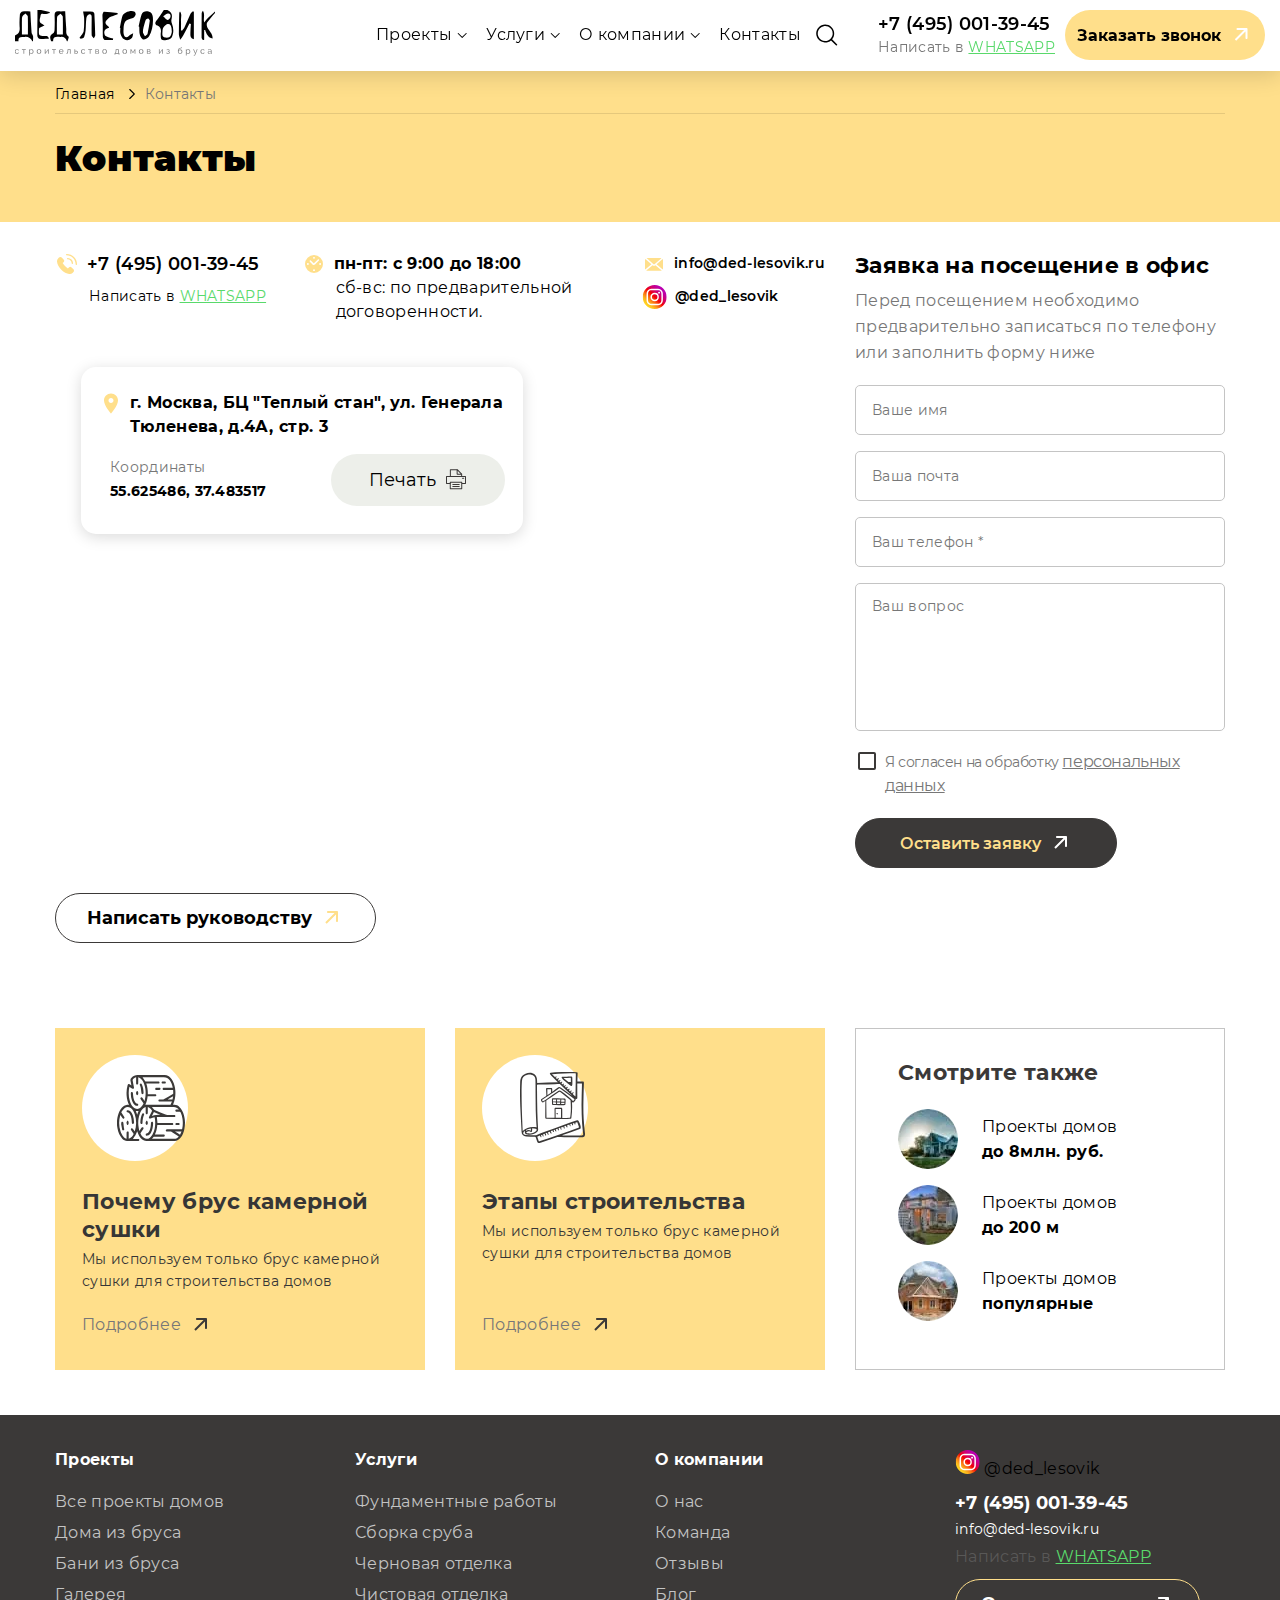
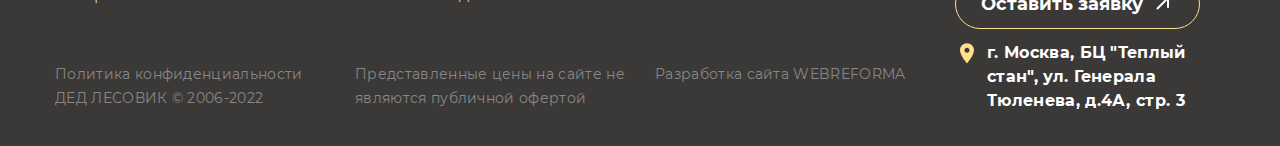
<file: contacts copy.html>
<!DOCTYPE html> <html lang="en">

<head>
	<meta charset="UTF-8">
	<meta name="viewport"
				content="width=device-width, initial-scale=1.0">
	<meta name="description"
				content="">
	<meta name="keywords"
				content="">
	<link rel="shortcut icon"
				href="img/favicons/favicon.svg"
				type="image/svg+xml">
	<link rel="shortcut icon"
				href="img/favicons/favicon.webp"
				type="image/webp">
	<link rel="shortcut icon"
				href="img/favicons/favicon.png"
				type="image/x-icon">
	<link rel="stylesheet"
				href="css/libs.min.css">
	<link rel="stylesheet"
				href="css/style.min.css">
	<title>Контакты</title>
</head>


<body>
    <div class="wrapper">
        <header id="header" class='header'>
            <div class='container'>
    <div class='header__inner'>
        <a href="index.html" class="header__logo">
            <img src="img/logo.svg" alt="">
        </a>
        <div class="header__mob-menu">
            <nav class="nav">
                <div class="nav__item">
                    <div class="nav__item-show">
                        <span>Проекты</span>
                        <svg width="17" height="17" viewBox="0 0 17 17" fill="none" xmlns="http://www.w3.org/2000/svg">
                            <path d="M12.6842 6.49905C12.6846 6.56486 12.6719 6.63009 12.6471 6.69101C12.6222 6.75193 12.5855 6.80733 12.5392 6.85405L8.53917 10.8541C8.49269 10.9009 8.43739 10.9381 8.37646 10.9635C8.31553 10.9889 8.25018 11.002 8.18418 11.002C8.11817 11.002 8.05282 10.9889 7.99189 10.9635C7.93096 10.9381 7.87566 10.9009 7.82918 10.8541L3.82917 6.85405C3.73502 6.7599 3.68213 6.63221 3.68213 6.49905C3.68213 6.3659 3.73502 6.23821 3.82917 6.14405C3.92333 6.0499 4.05102 5.99701 4.18417 5.99701C4.31733 5.99701 4.44502 6.0499 4.53917 6.14405L8.18417 9.79405L11.8292 6.14405C11.8757 6.09719 11.931 6.05999 11.9919 6.03461C12.0528 6.00922 12.1182 5.99615 12.1842 5.99615C12.2502 5.99615 12.3155 6.00922 12.3765 6.03461C12.4374 6.05999 12.4927 6.09719 12.5392 6.14405C12.5855 6.19077 12.6222 6.24618 12.6471 6.3071C12.6719 6.36802 12.6846 6.43325 12.6842 6.49905Z" fill="black"/>
                        </svg>
                    </div>
                    <div class="nav__item-hidden">
                        <div class="nav__item-hidden-inner">
                            <a href="" class="nav__item-link">Все проекты домов</a>
                            <a href="" class="nav__item-link">Бани из бруса</a>
                            <a href="" class="nav__item-link">Дома из бруса</a>
                            <a href="" class="nav__item-link">Галерея</a>
                        </div>
                    </div>
                </div>
                <div class="nav__item">
                    <div class="nav__item-show">
                        <span>Услуги</span>
                        <svg width="17" height="17" viewBox="0 0 17 17" fill="none" xmlns="http://www.w3.org/2000/svg">
                            <path d="M12.6842 6.49905C12.6846 6.56486 12.6719 6.63009 12.6471 6.69101C12.6222 6.75193 12.5855 6.80733 12.5392 6.85405L8.53917 10.8541C8.49269 10.9009 8.43739 10.9381 8.37646 10.9635C8.31553 10.9889 8.25018 11.002 8.18418 11.002C8.11817 11.002 8.05282 10.9889 7.99189 10.9635C7.93096 10.9381 7.87566 10.9009 7.82918 10.8541L3.82917 6.85405C3.73502 6.7599 3.68213 6.63221 3.68213 6.49905C3.68213 6.3659 3.73502 6.23821 3.82917 6.14405C3.92333 6.0499 4.05102 5.99701 4.18417 5.99701C4.31733 5.99701 4.44502 6.0499 4.53917 6.14405L8.18417 9.79405L11.8292 6.14405C11.8757 6.09719 11.931 6.05999 11.9919 6.03461C12.0528 6.00922 12.1182 5.99615 12.1842 5.99615C12.2502 5.99615 12.3155 6.00922 12.3765 6.03461C12.4374 6.05999 12.4927 6.09719 12.5392 6.14405C12.5855 6.19077 12.6222 6.24618 12.6471 6.3071C12.6719 6.36802 12.6846 6.43325 12.6842 6.49905Z" fill="black"/>
                        </svg>
                    </div>
                    <div class="nav__item-hidden">
                        <div class="nav__item-hidden-inner">
                            <a href="" class="nav__item-link">Все проекты домов</a>
                            <a href="" class="nav__item-link">Бани из бруса</a>
                            <a href="" class="nav__item-link">Дома из бруса</a>
                            <a href="" class="nav__item-link">Галерея</a>
                        </div>
                    </div>
                </div>
                <div class="nav__item">
                    <div class="nav__item-show">
                        <span>О компании</span>
                        <svg width="17" height="17" viewBox="0 0 17 17" fill="none" xmlns="http://www.w3.org/2000/svg">
                            <path d="M12.6842 6.49905C12.6846 6.56486 12.6719 6.63009 12.6471 6.69101C12.6222 6.75193 12.5855 6.80733 12.5392 6.85405L8.53917 10.8541C8.49269 10.9009 8.43739 10.9381 8.37646 10.9635C8.31553 10.9889 8.25018 11.002 8.18418 11.002C8.11817 11.002 8.05282 10.9889 7.99189 10.9635C7.93096 10.9381 7.87566 10.9009 7.82918 10.8541L3.82917 6.85405C3.73502 6.7599 3.68213 6.63221 3.68213 6.49905C3.68213 6.3659 3.73502 6.23821 3.82917 6.14405C3.92333 6.0499 4.05102 5.99701 4.18417 5.99701C4.31733 5.99701 4.44502 6.0499 4.53917 6.14405L8.18417 9.79405L11.8292 6.14405C11.8757 6.09719 11.931 6.05999 11.9919 6.03461C12.0528 6.00922 12.1182 5.99615 12.1842 5.99615C12.2502 5.99615 12.3155 6.00922 12.3765 6.03461C12.4374 6.05999 12.4927 6.09719 12.5392 6.14405C12.5855 6.19077 12.6222 6.24618 12.6471 6.3071C12.6719 6.36802 12.6846 6.43325 12.6842 6.49905Z" fill="black"/>
                        </svg>
                    </div>
                    <div class="nav__item-hidden">
                        <div class="nav__item-hidden-inner">
                            <a href="" class="nav__item-link">Дома из бруса</a>
                            <a href="" class="nav__item-link">Галерея</a>
                        </div>
                    </div>
                </div>
                <div class="nav__item">
                    <a href="" class="nav__item-link2">Контакты</a>
                </div>
            </nav>
            <button class="header__btn btn btn-yellow">
                <span>Заказать звонок</span>
                <svg width="25" height="24" viewBox="0 0 25 24" fill="none" xmlns="http://www.w3.org/2000/svg">
                    <path d="M18.5 6C18.5 5.44771 18.0523 5 17.5 5L8.5 5C7.94772 5 7.5 5.44771 7.5 6C7.5 6.55228 7.94772 7 8.5 7L16.5 7L16.5 15C16.5 15.5523 16.9477 16 17.5 16C18.0523 16 18.5 15.5523 18.5 15L18.5 6ZM7.20711 17.7071L18.2071 6.70711L16.7929 5.29289L5.79289 16.2929L7.20711 17.7071Z" fill="white"/>
                </svg>
            </button>
        </div>
        <div class="header__search header__search-active">
            <button class="header__search-btn btn">
                <svg width="22" height="22" viewBox="0 0 22 22" fill="none" xmlns="http://www.w3.org/2000/svg">
                    <path d="M20.9852 20.2175L16.1102 15.3425H16.0577C17.5603 13.5708 18.3196 11.2867 18.1768 8.96798C18.0341 6.64929 17.0002 4.47562 15.2916 2.90166C13.583 1.32771 11.332 0.475392 9.00937 0.523011C6.68677 0.57063 4.47256 1.51449 2.82989 3.15716C1.18722 4.79983 0.24336 7.01405 0.195741 9.33664C0.148122 11.6592 1.00044 13.9103 2.57439 15.6189C4.14835 17.3275 6.32202 18.3613 8.64071 18.5041C10.9594 18.6469 13.2435 17.8876 15.0152 16.3849C15.0152 16.3849 15.0152 16.4224 15.0152 16.4374L19.8902 21.3125C19.9599 21.3827 20.0429 21.4385 20.1342 21.4766C20.2256 21.5147 20.3237 21.5343 20.4227 21.5343C20.5217 21.5343 20.6197 21.5147 20.7111 21.4766C20.8025 21.4385 20.8855 21.3827 20.9552 21.3125C21.0321 21.2444 21.0942 21.1612 21.1376 21.0682C21.181 20.9751 21.2049 20.8741 21.2077 20.7715C21.2105 20.6688 21.1922 20.5667 21.154 20.4714C21.1157 20.3761 21.0582 20.2896 20.9852 20.2175ZM9.20268 16.9999C7.71932 16.9999 6.26927 16.5601 5.0359 15.736C3.80253 14.9119 2.84124 13.7405 2.27358 12.3701C1.70592 10.9996 1.5574 9.49163 1.84679 8.03677C2.13618 6.58191 2.85048 5.24554 3.89938 4.19665C4.94827 3.14775 6.28464 2.43345 7.7395 2.14406C9.19436 1.85467 10.7024 2.00319 12.0728 2.57085C13.4433 3.13851 14.6146 4.0998 15.4387 5.33317C16.2628 6.56654 16.7027 8.01659 16.7027 9.49995C16.7027 10.4849 16.5087 11.4601 16.1318 12.3701C15.7549 13.28 15.2024 14.1068 14.506 14.8033C13.8095 15.4997 12.9827 16.0521 12.0728 16.429C11.1629 16.806 10.1876 16.9999 9.20268 16.9999Z" fill="black"/>
                </svg>
            </button>
            <div class="header__search-show">
                <input type="text" placeholder="Поиск">
                <button class="header__search-clear btn">
                    <svg width="18" height="18" viewBox="0 0 18 18" fill="none" xmlns="http://www.w3.org/2000/svg">
                        <path d="M11.029 6.05197C10.9066 6.17368 10.8458 6.33365 10.8458 6.49363C10.8458 6.65361 10.9066 6.81359 11.029 6.93529C11.273 7.17934 11.6689 7.17934 11.9129 6.93529L16.9149 1.93837C17.1589 1.69432 17.1589 1.29909 16.9149 1.05504C16.6708 0.810998 16.275 0.810998 16.0309 1.05504L11.029 6.05197Z" fill="#C4C4C4"/>
                        <path d="M8.96998 9.87574L16.0309 16.9304C16.275 17.1745 16.6708 17.1745 16.9149 16.9304C17.1589 16.6864 17.2668 16.2911 17.0222 16.0471L9.62746 8.55138L9.62746 8.36568L9.41102 8.36568L1.90904 0.962824C1.665 0.718781 1.26913 0.765205 1.02509 1.00862C0.902753 1.13033 0.841899 1.31352 0.841899 1.4735C0.841899 1.63347 0.902753 1.80474 1.02509 1.92645L8.08541 8.98677L1.02446 16.0439C0.902125 16.1657 0.841271 16.3275 0.841271 16.4869C0.841271 16.6462 0.902125 16.8074 1.02446 16.9292C1.2685 17.1732 1.66437 17.1738 1.90841 16.9298L8.96998 9.87574Z" fill="#C4C4C4"/>
                    </svg>
                </button>

            </div>
            <div class="header__search-hidden">
                <a href="" class="header__search-item">
                    <img src="img/search.webp" alt="">
                    <span>Название дома</span>
                </a>
                <a href="" class="header__search-item">
                    <img src="img/search.webp" alt="">
                    <span>Название дома</span>
                </a>
                <a href="" class="header__search-item">
                    <img src="img/search.webp" alt="">
                    <span>Название дома</span>
                </a>
                <a href="" class="header__search-link btn-link">
                    <span>Все результаты поиска</span>
                    <svg width="24" height="24" viewBox="0 0 24 24" fill="none" xmlns="http://www.w3.org/2000/svg">
                        <path d="M18 6C18 5.44771 17.5523 5 17 5L8 5C7.44772 5 7 5.44771 7 6C7 6.55228 7.44772 7 8 7L16 7L16 15C16 15.5523 16.4477 16 17 16C17.5523 16 18 15.5523 18 15L18 6ZM6.70711 17.7071L17.7071 6.70711L16.2929 5.29289L5.29289 16.2929L6.70711 17.7071Z" fill="#3B3938"/>
                    </svg>
                </a>
            </div>

        </div>
        <a href="" class="header__instagram">
            <img src="img/instagram.svg" alt="">
        </a>
        <div class="header__contacts">
            <a href="tel:+7 (495) 001-39-45" class="header__phone">+7 (495) 001-39-45</a>
            <div class="header__whatsapp">
                <span>Написать в </span>
                <a href="">WHATSAPP</a>
            </div>
        </div>
        <button class="header__burger"></button>
    </div>
</div>
        </header>

        <main class="content">

            <section class='page-top'>
                <div class='container'>
                    <div class="breadcrumbs">
                        <a href="" class="breadcrumbs__item">Главная</a>
                        <span class="breadcrumbs__item">Контакты</span>
                    </div>
                    <h1 class="page-top__title title1-bold">Контакты </h1>
                </div>
            </section>

            <section class='contacts'>
                <div class='container'>
                    <div class='contacts__inner'>
                        <div class="contacts__left">
                            <div class="contacts__items">
                                <div class="contacts__item">
                                    <a href="tel:+7 (495) 001-39-45" class="contacts__phone">
                                        <img src="img/call.svg" alt="">
                                        <span>+7 (495) 001-39-45</span>
                                    </a>
                                    <div class="contacts__whatsapp">
                                        Написать в <a href="">WHATSAPP</a>
                                    </div>
                                </div>
                                <div class="contacts__item">
                                    <div class="contacts__address">
                                        <img src="img/time.svg" alt="">
                                        <span>пн-пт: с 9:00 до 18:00 </span>
                                    </div>
                                    <div class="contacts__time">сб-вс: по предварительной договоренности.</div>
                                </div>
                                <div class="contacts__item">
                                    <a href="mailto:info@ded-lesovik.ru" class="contacts__mail">
                                        <img src="img/mail.svg" alt="">
                                        <span>info@ded-lesovik.ru</span>
                                    </a>
                                    <a href="" class="contacts__instagram">
                                        <img src="img/instagram.svg" alt="">
                                        <span>@ded_lesovik</span>
                                    </a>
                                </div>
                            </div>
                            <div class="contacts__bottom">
                                <div class="contacts__map">
                                    <script type="text/javascript" charset="utf-8" async src="https://api-maps.yandex.ru/services/constructor/1.0/js/?um=constructor%3A103dae2796a660a99ea4ab19a8a70ca67f708e6ea77da0108922e3d5ce348acc&amp;width=100%&amp;height=100%&amp;lang=ru_RU&amp;scroll=true"></script>
                                </div>
                                <div class="contacts__info">
                                    <div class="contacts__info-top">
                                        <svg width="24" height="25" viewBox="0 0 24 25" fill="none" xmlns="http://www.w3.org/2000/svg">
                                            <path d="M12 2.44897C8.135 2.44897 5 5.58397 5 9.44897C5 14.699 12 22.449 12 22.449C12 22.449 19 14.699 19 9.44897C19 5.58397 15.865 2.44897 12 2.44897ZM12 11.949C10.62 11.949 9.5 10.829 9.5 9.44897C9.5 8.06897 10.62 6.94897 12 6.94897C13.38 6.94897 14.5 8.06897 14.5 9.44897C14.5 10.829 13.38 11.949 12 11.949Z" fill="#FFDF8B"/>
                                        </svg>
                                        <span>г. Москва, БЦ "Теплый стан",  ул. Генерала Тюленева, д.4А, стр. 3</span>
                                    </div>
                                    <div class="contacts__info-bottom">
                                        <div class="contacts__info-point">
                                            <span>Координаты</span>
                                            <strong>55.625486, 37.483517</strong>
                                        </div>
                                        <button class="contacts__info-btn btn">
                                            <span>Печать </span>
                                            <svg width="24" height="25" viewBox="0 0 24 25" fill="none" xmlns="http://www.w3.org/2000/svg">
                                                <path fill-rule="evenodd" clip-rule="evenodd" d="M5.85938 2.72449C5.85938 2.44834 6.08323 2.22449 6.35937 2.22449H13.2942V3.22449H6.85937V9.49747H5.85938V2.72449ZM17.6393 6.56846C17.9155 6.56846 18.1393 6.79232 18.1393 7.06846V9.49747C18.1393 9.77361 17.9155 9.99747 17.6393 9.99747C17.3632 9.99747 17.1393 9.77361 17.1393 9.49747V7.06846C17.1393 6.79232 17.3632 6.56846 17.6393 6.56846Z" fill="#3B3938"/>
                                                <path fill-rule="evenodd" clip-rule="evenodd" d="M13.6445 3.78123V6.71859H16.5827L13.6445 3.78123ZM17.4897 7.71858H13.2947C12.9355 7.71858 12.6445 7.42789 12.6445 7.06845V2.87462C12.6445 2.51518 12.9355 2.22449 13.2947 2.22449C13.4273 2.22449 13.5544 2.27715 13.6482 2.37089L17.9933 6.71485C18.0871 6.80862 18.1398 6.93582 18.1398 7.06845C18.1398 7.42791 17.8489 7.71858 17.4897 7.71858Z" fill="#3B3938"/>
                                                <path fill-rule="evenodd" clip-rule="evenodd" d="M17.8965 11.3682C17.8965 11.092 18.1203 10.8682 18.3965 10.8682H19.7735C20.0496 10.8682 20.2735 11.092 20.2735 11.3682C20.2735 11.6443 20.0496 11.8682 19.7735 11.8682H18.3965C18.1203 11.8682 17.8965 11.6443 17.8965 11.3682Z" fill="#3B3938"/>
                                                <path fill-rule="evenodd" clip-rule="evenodd" d="M2 9.61584C2 9.3397 2.22386 9.11584 2.5 9.11584H21.5C21.7761 9.11584 22 9.3397 22 9.61584V16.5814C22 16.8575 21.7761 17.0814 21.5 17.0814H17.8833V16.0814H21V10.1158H3V16.0814H6.42222V17.0814H2.5C2.22386 17.0814 2 16.8575 2 16.5814V9.61584Z" fill="#3B3938"/>
                                                <path fill-rule="evenodd" clip-rule="evenodd" d="M8.24219 17.4083C8.24219 17.1322 8.46605 16.9083 8.74219 16.9083H15.2581C15.5343 16.9083 15.7581 17.1322 15.7581 17.4083C15.7581 17.6845 15.5343 17.9083 15.2581 17.9083H8.74219C8.46605 17.9083 8.24219 17.6845 8.24219 17.4083Z" fill="#3B3938"/>
                                                <path fill-rule="evenodd" clip-rule="evenodd" d="M8.24219 19.4441C8.24219 19.1679 8.46605 18.9441 8.74219 18.9441H15.2581C15.5343 18.9441 15.7581 19.1679 15.7581 19.4441C15.7581 19.7202 15.5343 19.9441 15.2581 19.9441H8.74219C8.46605 19.9441 8.24219 19.7202 8.24219 19.4441Z" fill="#3B3938"/>
                                                <path fill-rule="evenodd" clip-rule="evenodd" d="M5.76953 15.1279C5.76953 14.8518 5.99339 14.6279 6.26953 14.6279H17.7307C18.0068 14.6279 18.2307 14.8518 18.2307 15.1279V21.7245C18.2307 22.0007 18.0068 22.2245 17.7307 22.2245H6.26953C5.99339 22.2245 5.76953 22.0007 5.76953 21.7245V15.1279ZM6.76953 15.6279V21.2245H17.2307V15.6279H6.76953Z" fill="#3B3938"/>
                                            </svg>
                                        </button>
                                    </div>
                                </div>
                            </div>
                            <button class="contacts__btn btn btn-black-outline">
                                <span>Написать руководству</span>
                                <svg width="24" height="24" viewBox="0 0 24 24" fill="none" xmlns="http://www.w3.org/2000/svg">
                                    <path d="M18 6C18 5.44771 17.5523 5 17 5L8 5C7.44772 5 7 5.44771 7 6C7 6.55228 7.44772 7 8 7L16 7L16 15C16 15.5523 16.4477 16 17 16C17.5523 16 18 15.5523 18 15L18 6ZM6.70711 17.7071L17.7071 6.70711L16.2929 5.29289L5.29289 16.2929L6.70711 17.7071Z" fill="#FFDF8B"/>
                                </svg>
                            </button>
                        </div>
                        <div class="contacts__right">
                            <h2 class="contacts__title">Заявка на посещение в офис</h2>
                            <p class="contacts__desc">Перед посещением необходимо предварительно записаться по телефону или заполнить форму ниже</p>
                            <form action="" class="contacts__form">
                                <fieldset class='form-group'>
                                    <input type='text' />
                                    <label>Ваше имя</label>
                                </fieldset>
                                <fieldset class='form-group'>
                                    <input type='email' />
                                    <label>Ваша почта</label>
                                </fieldset>
                                <fieldset class='form-group'>
                                    <input type='tel' />
                                    <label>Ваш телефон *</label>
                                </fieldset>
                                <fieldset class='form-group'>
                                    <textarea></textarea>
                                    <label>Ваш вопрос </label>
                                </fieldset>
                                <div class="check">
                                    <input type='checkbox' class='checkbox' id='c' />
                                    <label for='c'>
                                        Я согласен на обработку 
                                        <a href="">персональных данных</a>
                                    </label>
                                </div>
                                <button class="contacts__form-btn btn btn-black">
                                    <span>Оставить заявку</span>
                                    <svg width="24" height="24" viewBox="0 0 24 24" fill="none" xmlns="http://www.w3.org/2000/svg">
                                        <path d="M18 6C18 5.44771 17.5523 5 17 5L8 5C7.44772 5 7 5.44771 7 6C7 6.55228 7.44772 7 8 7L16 7L16 15C16 15.5523 16.4477 16 17 16C17.5523 16 18 15.5523 18 15L18 6ZM6.70711 17.7071L17.7071 6.70711L16.2929 5.29289L5.29289 16.2929L6.70711 17.7071Z" fill="white"/>
                                    </svg>
                                </button>
                            </form>
                        </div>
                    </div>
                </div>
            </section>

            <section class='info'>
                <div class='container'>
    <div class='info__inner'>
        <div class="info__item">
            <div class="info__item-icon">
                <svg width="68" height="66" viewBox="0 0 68 66" fill="none" xmlns="http://www.w3.org/2000/svg">
                    <path d="M0 50.2949C0 48.7493 0 47.1859 0 45.6403C0.141888 44.6987 0.248305 43.7571 0.407929 42.8333C0.94001 39.7242 1.88002 36.7751 3.67136 34.1458C5.12572 32.0139 6.93479 30.3261 9.57747 29.9175C10.3756 29.7931 11.2092 29.8997 12.0605 29.8997C10.6416 26.9506 9.89671 23.8416 9.63067 20.626C9.3469 17.0018 9.64841 13.4131 10.6594 9.91319C10.9431 8.95384 11.6526 8.70512 12.5039 9.23809C13.0892 9.61118 13.6745 10.002 14.2953 10.4284C14.2953 10.1974 14.313 10.0376 14.2953 9.89543C14.0469 8.56299 13.8873 7.23056 13.5326 5.93365C13.1779 4.60122 13.5681 3.65963 14.5081 2.7358C16.264 0.976988 18.2327 -0.0178981 20.7689 -0.000132282C29.7434 0.0531652 38.7355 0.0353994 47.71 0.0176335C49.0402 0.0176335 50.2462 0.37295 51.3636 1.04805C53.3323 2.23836 54.6802 4.01494 55.7444 6.02248C57.3052 9.00714 58.0678 12.205 58.3161 15.5627C58.6886 20.2884 58.1388 24.872 56.2055 29.2602C56.1346 29.4201 56.0814 29.5977 55.9927 29.8287C56.3829 29.8287 56.6667 29.8464 56.9505 29.8287C59.2029 29.7221 61.0297 30.6104 62.6082 32.1382C64.2932 33.7727 65.4283 35.7625 66.2441 37.9477C68.2128 43.2419 68.4434 48.6604 67.3438 54.1501C66.723 57.2946 65.6056 60.226 63.5305 62.731C61.7569 64.8806 59.5399 66.0709 56.6312 66.0532C47.7454 65.9821 38.8419 66.0177 29.9562 66.0354C28.1648 66.0354 26.6218 65.4847 25.2384 64.401C22.8795 62.5356 21.5493 59.9773 20.5738 57.2058C20.4497 56.8683 20.3432 56.5307 20.2191 56.1754C19.6161 57.5789 19.1195 58.9646 18.41 60.2438C17.6828 61.5229 16.7428 62.6954 15.9092 63.9035C17.5764 63.9035 19.2968 63.9035 21.035 63.9035C21.3187 63.9035 21.6202 63.9568 21.8508 64.0989C22.2765 64.3477 22.4006 64.7918 22.2765 65.2537C22.1169 65.8045 21.6912 66.0354 21.1059 66.0354C17.7715 66.0177 14.4194 65.9821 11.085 66.0532C8.76161 66.0887 6.86385 65.236 5.26761 63.637C2.57173 60.9366 1.31247 57.5078 0.567554 53.8658C0.319249 52.64 0.17736 51.4674 0 50.2949ZM37.8842 59.6042C38.2389 59.6042 38.4695 59.6042 38.6823 59.6042C41.3073 59.6042 43.9499 59.6042 46.5749 59.6042C47.3907 59.6042 47.8696 60.1016 47.7809 60.83C47.71 61.4163 47.2666 61.7361 46.5217 61.7361C43.4001 61.7361 40.2786 61.7361 37.157 61.7361C36.9265 61.7361 36.6427 61.7716 36.5008 61.9137C35.951 62.5 35.4721 63.1574 34.9045 63.8325C35.0464 63.8502 35.1174 63.8502 35.2061 63.8502C42.602 63.8502 49.9802 63.868 57.3761 63.8325C59.2207 63.8147 60.5863 62.7665 61.7569 61.3808C59.132 59.7463 56.578 58.1296 54.0063 56.5485C53.8289 56.4419 53.5806 56.4241 53.3678 56.4241C52.2149 56.4063 51.0621 56.4241 49.9092 56.4063C49.1466 56.3886 48.65 55.749 48.8628 55.0561C49.0402 54.4699 49.4836 54.2744 50.0866 54.2744C54.8576 54.2922 59.6463 54.2744 64.4173 54.2922C64.8962 54.2922 65.0913 54.1856 65.1977 53.6704C65.8894 50.437 65.9781 47.1681 65.517 43.8992C65.1977 41.5897 64.577 39.3689 63.566 37.2548C63.3709 36.8639 63.1581 36.7041 62.7147 36.7218C61.6328 36.7573 60.5509 36.7396 59.469 36.7218C59.2207 36.7218 58.8482 36.6863 58.7418 36.5264C58.5112 36.1888 58.2984 35.7447 58.3339 35.3716C58.3693 34.8742 58.795 34.6077 59.3448 34.6077C60.1607 34.6077 60.9765 34.6077 61.9343 34.6077C60.4977 32.9022 58.9546 31.925 56.8086 31.925C49.7496 31.9606 42.6907 31.9428 35.6317 31.9428C35.4011 31.9428 35.1706 31.9428 34.94 31.9428C35.5962 32.7778 36.1638 33.5595 36.7846 34.3057C37.0151 34.5722 37.2989 34.8564 37.6182 34.9985C41.0235 36.4553 44.4465 37.8766 47.8519 39.3334C48.8096 39.742 49.7496 39.9552 50.796 39.9197C52.9421 39.8664 55.0882 39.9019 57.2342 39.9019C57.9614 39.9019 58.4048 40.3283 58.4048 40.9678C58.4048 41.6074 57.9791 42.016 57.2342 42.0338C57.0391 42.0338 56.844 42.0338 56.6312 42.0338C51.2926 42.0338 45.9718 42.0338 40.6333 42.0338C40.3672 42.0338 40.1189 42.0338 39.8884 42.0338C40.0835 44.0058 40.2608 45.9067 40.4559 47.8788C40.651 47.8788 40.8816 47.8788 41.1299 47.8788C43.9854 47.8788 46.8409 47.8788 49.6964 47.8788C51.541 47.8788 53.3678 47.8788 55.2123 47.8788C55.8863 47.8788 56.312 48.3407 56.2942 48.9625C56.2765 49.5487 55.8685 49.9751 55.23 50.0107C55.0527 50.0284 54.8753 50.0107 54.698 50.0107C50.1575 50.0107 45.6348 50.0107 41.0944 50.0107C40.8461 50.0107 40.6155 50.0107 40.2963 50.0107C40.048 53.3329 39.3386 56.5129 37.8842 59.6042ZM30.6479 21.3011C30.3109 24.3213 29.6192 27.1816 28.3599 29.8109C29.0871 29.8109 29.7611 29.8109 30.4351 29.8109C37.9197 29.8109 45.3865 29.8109 52.8712 29.8109C53.1017 29.8109 53.4564 29.8109 53.5274 29.6688C54.0417 28.7094 54.5029 27.7145 55.0172 26.6131C54.5561 26.6131 54.3078 26.6131 54.0772 26.6131C50.264 26.6131 46.4684 26.6131 42.6552 26.6131C41.8748 26.6131 41.4137 26.2222 41.4314 25.5471C41.4314 24.872 41.8748 24.4989 42.6729 24.4989C43.7726 24.4989 44.8899 24.5167 45.9896 24.4812C46.2379 24.4812 46.5217 24.4101 46.7345 24.2857C49.7851 22.5092 52.8357 20.7326 55.8863 18.9382C56.0459 18.8494 56.2587 18.6717 56.2587 18.5474C56.241 17.3393 56.1701 16.149 56.1169 14.9232C55.7267 14.9232 55.4784 14.9232 55.23 14.9232C52.5696 14.9232 49.927 14.9232 47.2666 14.9232C47.1424 14.9232 47.0005 14.9232 46.8764 14.9232C46.096 14.9054 45.6526 14.5145 45.6703 13.8394C45.6881 13.1999 46.1315 12.809 46.8764 12.809C49.59 12.809 52.3213 12.809 55.035 12.809C55.2655 12.809 55.4961 12.809 55.7799 12.809C55.2123 10.0553 54.3433 7.51481 52.747 5.29408C51.2572 3.23325 49.3772 2.09623 46.699 2.13177C39.8352 2.23836 32.989 2.1673 26.1252 2.1673C25.8946 2.1673 25.6641 2.1673 25.5399 2.1673C26.4267 3.49973 27.2958 4.84994 28.2003 6.16461C28.3067 6.3245 28.5905 6.41333 28.8033 6.41333C30.2932 6.43109 31.7653 6.43109 33.2551 6.43109C35.9332 6.43109 38.6114 6.43109 41.2895 6.43109C42.1231 6.43109 42.6552 6.98184 42.4778 7.71023C42.3359 8.3498 41.8748 8.56299 41.2363 8.56299C37.494 8.54523 33.7517 8.56299 30.0271 8.56299C29.7966 8.56299 29.566 8.56299 29.2467 8.56299C30.4705 12.0451 30.9139 15.5627 30.8075 19.2047C31.109 19.2047 31.3573 19.2047 31.5879 19.2047C33.7517 19.2047 35.9332 19.2047 38.097 19.2047C38.8419 19.2047 39.2853 19.5778 39.3208 20.2174C39.3386 20.8925 38.8952 21.3189 38.1325 21.3189C35.6495 21.3011 33.2019 21.3011 30.6479 21.3011ZM9.55973 63.6726C9.55973 61.6117 9.54199 59.6397 9.57747 57.6677C9.57747 57.3479 9.68388 56.886 9.91445 56.7261C10.216 56.5129 10.6948 56.4419 11.0496 56.5129C11.5284 56.6018 11.6881 57.0459 11.6881 57.5434C11.6881 59.5509 11.6881 61.5762 11.6881 63.6903C12.096 63.5304 12.4684 63.4238 12.7877 63.264C14.4371 62.3934 15.519 60.9899 16.4236 59.4088C16.6364 59.0535 16.6187 58.8047 16.3881 58.4494C15.5723 57.2946 14.7919 56.1043 14.0292 54.914C13.6568 54.3455 13.7809 53.7237 14.2598 53.3862C14.7741 53.0308 15.3949 53.1552 15.8206 53.7237C16.0689 54.0613 16.2817 54.4166 16.53 54.7719C16.9025 55.3226 17.2749 55.8734 17.736 56.5662C19.5629 50.6502 19.6338 44.9474 17.736 39.2446C16.9379 36.8639 15.7851 34.6787 13.7632 33.0976C11.759 31.5342 9.50652 31.552 7.50235 33.1331C6.24309 34.128 5.37402 35.4249 4.59364 36.8106C4.3276 37.2726 4.34533 37.6279 4.68232 38.0543C5.05477 38.5162 5.35629 39.0491 5.69327 39.5466C6.22535 40.346 6.75743 41.1277 7.27178 41.9272C7.6265 42.4957 7.52008 43.1175 7.02347 43.4551C6.50913 43.8104 5.88837 43.6683 5.4627 43.0997C5.28534 42.851 5.10798 42.5845 4.94836 42.3358C4.43401 41.5719 3.9374 40.8257 3.36985 39.9552C3.28117 40.1861 3.2457 40.2927 3.21022 40.3816C1.7204 45.7291 1.80908 51.0411 3.51174 56.3175C4.15024 58.2895 5.07251 60.1194 6.49139 61.665C7.28952 62.5889 8.22953 63.335 9.55973 63.6726ZM12.4152 11.7431C11.3688 16.6109 11.4398 21.3188 12.8409 25.9735C13.5503 28.3541 14.5968 30.5748 16.4058 32.3159C18.6938 34.5366 21.5848 34.6077 23.8372 32.3692C24.8305 31.3921 25.4867 30.0952 26.3203 28.9582C26.5331 28.6739 26.4799 28.4252 26.2848 28.1232C25.4512 26.9151 24.6531 25.707 23.855 24.4812C23.7486 24.339 23.6422 24.1969 23.5535 24.037C23.2165 23.4685 23.3406 22.8467 23.8372 22.5092C24.3516 22.1716 24.9546 22.2782 25.3448 22.8467C26.0543 23.8594 26.7282 24.8898 27.4554 26.009C27.5618 25.7425 27.6328 25.5649 27.686 25.3872C29.1226 19.8976 29.0162 14.4435 27.1007 9.0782C26.3026 6.83971 25.2029 4.77887 23.252 3.32208C22.6844 2.8957 21.9927 2.61144 21.23 2.18506C21.23 4.38803 21.2478 6.36003 21.2123 8.33204C21.2123 8.65182 21.1059 9.11373 20.8931 9.27363C20.5916 9.48682 20.1127 9.55788 19.758 9.48682C19.2791 9.39799 19.1017 8.95384 19.1195 8.4564C19.1195 6.44886 19.1195 4.42356 19.1195 2.34496C17.807 2.64698 16.867 3.42867 15.9979 4.2992C15.6787 4.61898 15.6077 4.95653 15.6787 5.38291C16.1043 7.65694 16.5123 9.94873 16.9379 12.2228C17.0443 12.7735 17.0798 13.3065 16.5477 13.6618C15.9979 14.0349 15.519 13.8217 15.0224 13.4841C14.1888 12.9156 13.3552 12.3649 12.4152 11.7431ZM22.2587 55.6957C22.3474 55.7135 22.4184 55.7135 22.507 55.7312C23.1633 54.7541 23.784 53.777 24.458 52.8176C24.6531 52.5512 24.9724 52.2136 25.2561 52.1958C25.6109 52.1781 26.0897 52.3557 26.338 52.6222C26.6928 52.9775 26.6041 53.475 26.3203 53.9014C25.4158 55.2516 24.5112 56.584 23.6422 57.9342C23.518 58.1119 23.4648 58.4494 23.5535 58.6271C24.2984 60.1549 25.2207 61.5407 26.5686 62.6066C28.5905 64.2055 30.8607 64.2233 32.8826 62.6422C34.266 61.5762 35.2061 60.1549 35.951 58.6093C37.5117 55.4115 38.1148 51.9827 38.2034 48.465C38.2567 46.422 38.0616 44.4144 37.6359 42.3536C36.2347 42.7444 34.8868 43.1175 33.5389 43.5084C32.989 43.6683 32.4747 43.686 32.0845 43.2241C31.7121 42.7622 31.8539 42.2825 32.1022 41.8028C33.0423 39.9552 33.9645 38.0898 34.8868 36.2244C34.9932 36.0112 35.0642 35.6381 34.94 35.4604C34.1774 34.2168 33.1841 33.1864 31.8717 32.4935C31.5524 32.3337 31.1977 32.2448 30.8075 32.0849C30.8075 34.1813 30.8253 36.1533 30.7898 38.1076C30.7898 38.4629 30.6124 38.9425 30.3464 39.1202C30.0803 39.3156 29.5305 39.3512 29.2645 39.1913C28.9807 39.0136 28.7147 38.5339 28.6969 38.1964C28.6437 36.1888 28.6792 34.1635 28.6792 31.9428C27.9165 32.3692 27.2248 32.6534 26.6395 33.0976C24.7418 34.5366 23.6422 36.5442 22.8263 38.7294C21.3719 42.6378 20.9817 46.6884 21.4074 50.8101C21.5848 52.4623 21.975 54.079 22.2587 55.6957ZM36.891 37.0416C36.2525 38.3207 35.6495 39.5288 35.0464 40.7369C35.0642 40.808 35.0996 40.8613 35.1174 40.9323C37.76 39.5643 40.5978 39.9907 43.4001 39.7953C41.2718 38.8892 39.1257 37.9832 36.891 37.0416ZM64.506 56.4596C62.289 56.4596 60.2139 56.4596 57.9791 56.4596C59.735 57.5611 61.349 58.5738 63.0694 59.6397C63.5483 58.5738 64.0094 57.5434 64.506 56.4596ZM50.9379 24.339C50.9379 24.3923 50.9557 24.4279 50.9557 24.4812C52.3745 24.4812 53.8112 24.4812 55.23 24.4634C55.3542 24.4634 55.5493 24.339 55.567 24.2502C55.7621 23.3264 55.9218 22.4026 56.1169 21.3011C54.2723 22.4026 52.6051 23.3797 50.9379 24.339ZM20.1836 39.7065C20.6625 38.4451 21.1236 37.2726 21.567 36.1178C20.627 36.1178 19.7047 36.1178 18.8002 36.1178C19.2436 37.2726 19.687 38.4629 20.1836 39.7065Z" fill="#3B3938"/>
                    <path d="M60.5332 47.8966C60.9056 47.8966 61.2781 47.8788 61.6505 47.8966C62.2536 47.9321 62.6615 48.394 62.6438 48.9803C62.626 49.5488 62.2358 49.993 61.6505 50.0107C60.9056 50.0285 60.143 50.0285 59.3981 50.0107C58.795 49.993 58.3871 49.531 58.4049 48.927C58.4226 48.3585 58.8128 47.9321 59.3981 47.8966C59.7883 47.8788 60.1607 47.8966 60.5332 47.8966Z" fill="#3B3938"/>
                    <path d="M40.8816 14.9055C40.3496 14.9055 39.8175 14.9233 39.2854 14.9055C38.6469 14.8878 38.239 14.4614 38.2212 13.8751C38.2035 13.2533 38.6292 12.8092 39.2854 12.7914C40.3496 12.7736 41.396 12.7736 42.4602 12.7914C43.0809 12.8092 43.5066 13.2355 43.5243 13.8218C43.5421 14.4436 43.1164 14.8878 42.4602 14.9055C41.9458 14.9233 41.4137 14.9055 40.8816 14.9055Z" fill="#3B3938"/>
                    <path d="M46.7165 8.52761C46.3618 8.52761 46.0071 8.54537 45.6524 8.52761C45.0316 8.49207 44.606 8.08346 44.606 7.47942C44.606 6.87538 45.0139 6.43124 45.6169 6.41347C46.3441 6.39571 47.0713 6.39571 47.7984 6.41347C48.4192 6.43124 48.8449 6.85762 48.8449 7.46166C48.8449 8.08346 48.4192 8.50984 47.763 8.54537C47.426 8.54537 47.0713 8.52761 46.7165 8.52761Z" fill="#3B3938"/>
                    <path d="M16.9913 47.0438C16.9913 47.3103 16.9913 47.5768 16.9913 47.8433C16.9736 48.5184 16.5657 48.9448 15.9449 48.9626C15.3242 48.9626 14.934 48.5539 14.863 47.8788C14.7389 46.4931 14.6679 45.0896 14.4551 43.7216C14.1713 41.9628 13.657 40.2751 12.646 38.7827C12.0962 37.9655 11.4754 37.3259 10.3935 37.2371C9.82598 37.1838 9.52447 36.7397 9.55994 36.1356C9.59541 35.5494 9.9324 35.194 10.5177 35.1407C11.44 35.0697 12.2558 35.4072 12.9653 35.958C14.5615 37.1838 15.3596 38.9426 15.9627 40.7725C16.6544 42.8156 16.9204 44.9119 16.9913 47.0438Z" fill="#3B3938"/>
                    <path d="M4.25679 48.7671C4.25679 48.5006 4.25679 48.2341 4.25679 47.9676C4.27453 47.257 4.68246 46.8129 5.33869 46.8129C5.95945 46.8306 6.31417 47.257 6.38512 47.9321C6.54474 49.531 6.7221 51.1299 6.9172 52.7289C6.97041 53.1197 7.09456 53.4928 7.18324 53.8836C7.34286 54.5765 7.04135 55.145 6.45606 55.3049C5.85304 55.4648 5.26775 55.145 5.12586 54.4344C4.7534 52.5512 4.43415 50.668 4.09717 48.7849C4.13264 48.8026 4.18585 48.7849 4.25679 48.7671Z" fill="#3B3938"/>
                    <path d="M9.43555 47.861C9.61291 47.2925 9.71932 46.724 9.96763 46.2266C10.3046 45.587 10.8544 45.6048 11.2624 46.2088C11.8122 47.026 11.8299 48.7493 11.2801 49.5665C10.8544 50.1883 10.2869 50.2061 9.94989 49.5132C9.70159 49.0158 9.61291 48.4473 9.43555 47.861Z" fill="#3B3938"/>
                    <path d="M13.8164 18.9916C13.8164 18.7251 13.8164 18.4586 13.8164 18.1921C13.8341 17.4637 14.2421 17.0374 14.8983 17.0374C15.5191 17.0374 15.8915 17.4637 15.9447 18.1566C16.1044 19.7555 16.2108 21.3722 16.4946 22.9534C16.7606 24.499 17.3104 25.9913 18.2149 27.2882C18.747 28.0522 19.3501 28.674 20.3787 28.745C20.9463 28.7806 21.3188 29.3135 21.2478 29.882C21.1769 30.4683 20.8399 30.8059 20.2546 30.8414C19.2968 30.8947 18.481 30.5394 17.7538 29.9531C16.264 28.7628 15.4836 27.1106 14.8806 25.3518C14.1711 23.3087 13.8874 21.1768 13.8164 18.9916Z" fill="#3B3938"/>
                    <path d="M26.5509 17.2328C26.5509 17.5171 26.5687 17.8013 26.5509 18.1033C26.5332 18.7429 26.1253 19.1693 25.5223 19.1693C24.9015 19.1871 24.4936 18.7607 24.4226 18.1033C24.2275 16.3268 24.0502 14.5502 23.7664 12.7914C23.6245 11.9031 23.2343 11.0681 22.9151 10.2153C22.649 9.48692 22.7909 8.90065 23.3762 8.63416C23.9792 8.34991 24.5645 8.61639 24.9015 9.38032C26.0189 11.8675 26.4268 14.5146 26.5509 17.2328Z" fill="#3B3938"/>
                    <path d="M18.9951 18.0856C19.1725 17.5171 19.2966 16.913 19.5627 16.3978C19.8819 15.7938 20.414 15.8115 20.8219 16.38C21.4072 17.1795 21.4072 18.9916 20.8219 19.8088C20.414 20.3951 19.8642 20.4129 19.5272 19.7555C19.2789 19.2581 19.1725 18.6896 18.9951 18.0856Z" fill="#3B3938"/>
                    <path d="M36.1104 48.7671C35.9685 51.8583 35.5073 54.8785 33.9643 57.6322C33.1839 59.018 32.173 60.1728 30.5412 60.5814C30.2397 60.6524 29.9205 60.688 29.619 60.6524C29.0337 60.5991 28.6967 60.2438 28.679 59.6398C28.6612 59.0535 28.9627 58.6094 29.5303 58.5561C30.5767 58.4672 31.2152 57.8277 31.7296 57.046C32.9001 55.3049 33.4145 53.3151 33.6983 51.2721C33.8579 50.1706 33.8934 49.0691 33.9643 47.9676C34.0175 47.2392 34.4077 46.8128 35.0639 46.8306C35.6847 46.8484 36.0749 47.2748 36.0926 47.9676C36.1104 48.2341 36.1104 48.5006 36.1104 48.7671Z" fill="#3B3938"/>
                    <path d="M23.376 46.9728C23.5001 44.2368 23.9081 41.572 25.0786 39.0492C25.3092 38.5518 25.6462 38.2675 26.2138 38.3208C26.7104 38.3741 27.0296 38.6584 27.136 39.1381C27.1892 39.3335 27.1715 39.6 27.0828 39.7776C25.9122 42.3714 25.5753 45.1251 25.4866 47.9144C25.4688 48.7671 24.5288 49.2646 23.8726 48.7671C23.642 48.5895 23.4824 48.2519 23.3937 47.9499C23.305 47.6479 23.376 47.3103 23.376 46.9728Z" fill="#3B3938"/>
                    <path d="M28.5371 47.8788C28.7499 47.257 28.8564 46.6707 29.1401 46.1555C29.4417 45.587 29.9737 45.6226 30.3639 46.1378C30.967 46.9372 30.967 48.8204 30.3639 49.6199C29.9737 50.1351 29.4417 50.1706 29.1401 49.6199C28.8564 49.1047 28.7322 48.4829 28.5371 47.8788Z" fill="#3B3938"/>
                </svg>
            </div>
            <div class="info__item-title">Почему брус камерной сушки</div>
            <div class="info__item-desc">Мы используем только брус камерной сушки для строительства домов</div>
            <a href="" class="info__item-link btn-link">
                <span>Подробнее</span>
                <svg width="24" height="24" viewBox="0 0 24 24" fill="none" xmlns="http://www.w3.org/2000/svg">
                    <path d="M18 6C18 5.44771 17.5523 5 17 5L8 5C7.44772 5 7 5.44771 7 6C7 6.55228 7.44772 7 8 7L16 7L16 15C16 15.5523 16.4477 16 17 16C17.5523 16 18 15.5523 18 15L18 6ZM6.70711 17.7071L17.7071 6.70711L16.2929 5.29289L5.29289 16.2929L6.70711 17.7071Z" fill="#3B3938"/>
                </svg>
            </a>
        </div>
        <div class="info__item">
            <div class="info__item-icon">
                <svg width="65" height="71" viewBox="0 0 65 71" fill="none" xmlns="http://www.w3.org/2000/svg">
                    <path d="M18.4452 70.9999C17.7685 70.6525 17.3867 70.0966 17.1438 69.3843C16.71 68.0814 16.2415 66.7785 15.8077 65.4582C15.6689 65.0239 15.478 64.8502 14.9922 64.8328C12.0424 64.7459 9.09254 64.6417 6.14273 64.468C3.14086 64.2943 1.71801 62.8524 1.56184 59.847C1.12804 51.4562 0.676896 43.0481 0.295156 34.6574C-0.0865845 26.5098 -0.0692327 18.3797 0.173693 10.2495C0.225749 8.61651 0.416619 6.96616 1.16275 5.47215C2.0824 3.64808 3.59201 2.48414 5.466 1.75451C7.72174 0.868534 10.0295 0.503719 12.4241 1.18123C15.0789 1.92824 16.4671 3.8218 16.8835 6.44499C17.1091 7.88688 17.0917 9.38089 17.1958 10.9791C24.0325 10.7707 30.9038 10.5448 37.9834 10.319C37.7057 10.0237 37.5496 9.84994 37.376 9.69359C35.3806 7.74791 33.3678 5.80223 31.3897 3.83917C30.9385 3.3875 30.5394 2.86633 30.1403 2.36254C29.5851 1.66765 29.8106 1.00751 30.7303 0.868534C32.1531 0.625324 33.5933 0.364742 35.0335 0.312625C39.7359 0.156276 44.4556 0.0520431 49.1579 0.0172988C51.6219 -7.34013e-05 54.1032 0.121532 56.5672 0.208392C57.4174 0.225765 57.6777 0.59058 57.643 1.61554C57.5562 4.06501 57.4695 6.51448 57.3827 8.96396C57.3827 9.18979 57.3827 9.41563 57.3827 9.55461C59.0832 9.55461 60.7316 9.58935 62.3974 9.55461C63.6641 9.51987 63.9244 9.7457 63.907 10.9965C63.7335 17.9975 63.4559 24.9985 63.3864 31.9994C63.3344 37.02 63.4038 42.0405 63.6814 47.0437C63.9417 51.8732 64.497 56.7026 64.9828 61.5321C65.1563 63.2867 64.7225 64.5375 63.4732 65.0586C62.9874 65.2671 62.3974 65.354 61.8595 65.354C55.9252 65.3018 49.9908 65.1976 44.0565 65.1281C41.9569 65.0934 39.8574 65.0934 37.7578 65.0934C37.3934 65.0934 37.029 65.1629 36.682 65.2845C31.3029 67.1086 25.9238 68.9326 20.5448 70.7567C20.2671 70.8436 19.9895 70.9478 19.7119 71.052C19.2781 70.9999 18.8616 70.9999 18.4452 70.9999ZM52.0036 29.8974C52.0036 30.3317 51.9863 30.6965 52.0036 31.0613C52.368 35.9429 52.0557 40.8071 51.379 45.6366C51.2575 46.4704 50.9278 46.8005 50.0429 46.8526C48.0821 46.9742 46.1214 47.1306 44.1606 47.1132C38.3824 47.0611 32.6216 46.9395 26.8435 46.8526C25.5768 46.8353 25.2297 46.5226 25.2297 45.2718C25.2471 40.2859 25.2992 35.3001 25.3339 30.297C25.3339 29.9148 25.3339 29.55 25.3339 29.0635C24.9174 29.3415 24.5877 29.55 24.2754 29.7758C22.627 30.905 22.2279 30.8181 21.3082 29.0809C20.6662 27.8996 20.7877 27.4479 21.8808 26.7183C23.1822 25.8497 24.4836 24.9637 25.8024 24.1298C26.2188 23.8693 26.3923 23.5913 26.3576 23.0701C26.2188 21.0376 26.1494 19.0051 26.0453 16.9725C26.0106 16.4166 26.2015 16.0692 26.7914 16.0692C28.249 16.0692 29.7065 16.0518 31.1467 16.0692C31.9102 16.0865 32.2225 16.434 32.2399 17.1984C32.2572 17.6327 32.2225 18.0843 32.2052 18.5186C32.2052 18.8835 32.2052 19.2656 32.2052 19.6305C32.2746 19.6652 32.344 19.6999 32.4308 19.7347C34.0445 18.5186 35.6929 17.3373 37.2719 16.0692C38.8683 14.7836 39.3541 14.6794 41.0546 15.8607C44.3862 18.1886 47.6657 20.5686 50.9625 22.9312C51.1187 23.0528 51.2922 23.157 51.4484 23.2612C51.4831 23.1223 51.4657 23.0875 51.431 23.0528C47.6483 19.4567 43.8656 15.8607 40.0656 12.282C39.8921 12.1257 39.5797 12.0215 39.3368 12.0215C37.8792 12.0388 36.4217 12.1083 34.9815 12.1431C29.88 12.2994 24.7786 12.4384 19.6772 12.5947C18.8096 12.6295 17.942 12.6816 17.005 12.7337C17.005 13.6544 16.9876 14.523 17.005 15.409C17.0917 23.4523 17.1264 31.4956 17.3173 39.5389C17.4561 45.515 17.8205 51.491 18.1328 57.467C18.1849 58.5615 17.7511 59.3606 16.9876 60.0033C14.1419 62.366 10.8624 63.2172 7.23589 62.557C5.44865 62.227 4.9281 61.4973 4.82399 59.6385C4.80663 59.4127 4.75458 59.2042 4.70252 58.8394C3.97375 59.4474 3.45319 60.0555 3.27967 60.8719C3.10615 61.6711 3.38378 62.2444 4.12991 62.557C4.68517 62.8003 5.30984 63.0087 5.91715 63.0435C9.23135 63.1824 12.5629 63.2519 15.8771 63.3214C16.1547 63.3214 16.4671 63.2172 16.7273 63.113C19.4169 62.0359 22.0717 60.8719 24.796 59.8644C31.0079 57.5539 37.2372 55.2955 43.4839 53.0545C47.9954 51.4389 52.5242 49.8927 57.0357 48.2945C57.643 48.086 58.1115 48.1382 58.4585 48.7288C59.5517 50.5529 60.3499 52.4638 60.6622 54.5832C60.8878 56.1815 60.5755 56.6853 59.0658 57.2412C53.6 59.1869 48.1515 61.1325 42.6857 63.0956C42.5122 63.1651 42.356 63.2519 42.1825 63.3388C42.4775 63.443 42.7204 63.443 42.9807 63.443C49.2447 63.4604 55.4914 63.4778 61.7554 63.4951C62.9874 63.4951 63.2823 63.1303 63.1609 61.8795C62.7791 58.353 62.2759 54.8264 62.0851 51.2825C61.7727 45.2891 61.5125 39.2784 61.5125 33.2676C61.4951 26.7704 61.7901 20.2906 61.9289 13.7934C61.9462 12.9943 61.9289 12.1952 61.9289 11.4134C60.3846 11.4134 58.875 11.4134 57.2786 11.4134C57.2786 11.813 57.2786 12.1083 57.2786 12.4036C57.296 16.7641 57.296 21.1418 57.3307 25.5022C57.3307 26.892 56.9836 27.1873 55.6649 26.7704C55.8557 27.5522 55.5955 28.1949 55.0923 28.7508C54.8146 29.0635 54.537 29.3762 54.2594 29.6716C53.3224 30.6965 53.1836 30.7139 52.0036 29.8974ZM16.6579 55.1913C16.5712 54.34 16.4324 53.3845 16.3803 52.4291C16.1374 47.6691 15.7903 42.9265 15.7209 38.1665C15.5648 29.272 15.5648 20.3775 15.4954 11.4829C15.478 10.0758 15.478 8.66863 15.3913 7.26149C15.2351 4.67304 13.7602 2.98794 11.1748 2.65787C9.99483 2.50152 8.7108 2.55363 7.54823 2.83159C4.16462 3.64808 2.1518 5.33318 1.94358 9.03345C1.77006 11.9867 1.57919 14.94 1.57919 17.8932C1.59654 24.3904 1.6486 30.8876 1.82212 37.3674C1.97828 43.4477 2.29062 49.5106 2.53354 55.5908C2.5856 56.7026 2.63765 57.8318 2.68971 58.961C6.62858 54.9654 11.4177 54.4095 16.6579 55.1913ZM42.2693 46.0014C44.82 45.8972 47.3013 45.8277 49.7479 45.6887C49.9214 45.6713 50.1817 45.376 50.2164 45.1849C50.3726 44.2468 50.4767 43.3087 50.5634 42.3706C51.0493 37.8017 50.8758 33.2329 50.5634 28.664C50.5461 28.4729 50.4073 28.2297 50.2685 28.0907C47.1625 25.5196 44.0565 22.9312 40.9158 20.3948C39.8747 19.561 39.198 19.6131 38.0875 20.3775C34.2701 23.018 30.4527 25.6412 26.6526 28.2818C26.4617 28.4034 26.2882 28.7161 26.2882 28.9246C26.3403 34.2231 26.4097 39.5042 26.4791 44.8027C26.4791 45.0633 26.4791 45.3239 26.4791 45.7061C29.2554 45.7061 31.9276 45.7061 34.5824 45.7061C34.5824 45.6192 34.5997 45.5497 34.5997 45.4802C34.5824 42.6659 34.5477 39.8343 34.5477 37.02C34.5477 35.9603 34.8253 35.7344 35.9011 35.7518C37.5843 35.7866 39.2674 35.8387 40.9505 35.8734C41.9049 35.8908 42.2346 36.1861 42.2519 37.159C42.2693 38.0623 42.2693 38.9657 42.2693 39.869C42.2693 41.8842 42.2693 43.8646 42.2693 46.0014ZM29.8453 59.6733C29.2033 59.9165 28.544 60.1771 27.9193 60.4203C28.1969 61.063 28.4919 61.6363 28.6481 62.2443C28.7175 62.4876 28.4919 62.8003 28.4051 63.0782C28.1796 62.9045 27.8672 62.7829 27.7631 62.557C27.4855 61.9838 27.312 61.3584 27.0864 60.733C26.5485 60.9414 26.0279 61.1499 25.5074 61.3584C25.7503 61.8969 26.0279 62.366 26.1667 62.8524C26.2362 63.0782 26.0453 63.3909 25.9759 63.6515C25.7156 63.4951 25.3686 63.4083 25.2297 63.1824C24.9695 62.7308 24.8307 62.227 24.6224 61.6711C24.0672 61.8969 23.5466 62.1227 23.1302 62.2791C23.3037 62.974 23.4772 63.5473 23.5813 64.1379C23.5987 64.2595 23.3905 64.5027 23.2343 64.5548C23.1475 64.5896 22.8873 64.4332 22.8178 64.2943C22.5749 63.7731 22.3667 63.2346 22.1411 62.6613C21.742 62.8176 21.3256 62.9914 20.9265 63.1477C21.1174 63.6862 21.3256 64.1553 21.447 64.6417C21.4991 64.8328 21.3082 65.076 21.2388 65.2845C21.0306 65.1802 20.7356 65.1455 20.6315 64.9718C20.3712 64.5548 20.1804 64.0684 19.9548 63.5646C19.0698 63.9294 18.1849 64.3116 17.2479 64.6938C17.7164 66.101 18.2023 67.4386 18.6187 68.7936C18.7922 69.3322 19.1045 69.4191 19.5557 69.2627C20.0068 69.1064 20.458 68.9153 20.9091 68.7589C27.069 66.6742 33.2637 64.6417 39.4062 62.5049C45.757 60.2987 52.0557 57.9882 58.3718 55.7124C58.7188 55.5908 59.1526 55.5213 58.9617 54.9828C58.4412 53.4888 57.9206 51.9948 57.3654 50.5181C57.3133 50.3618 57.0183 50.1881 56.8622 50.2228C56.3069 50.3271 55.769 50.5008 55.2658 50.6398C55.3699 51.1609 55.4914 51.6126 55.5087 52.0469C55.5087 52.238 55.2658 52.4291 55.1443 52.6202C54.9708 52.4986 54.7105 52.4117 54.6411 52.238C54.4676 51.8211 54.3635 51.3868 54.2247 50.9177C53.7041 51.0741 53.2183 51.213 52.7151 51.3694C52.8712 51.8558 53.0795 52.2554 53.1315 52.6723C53.1662 52.9329 52.9753 53.2282 52.8886 53.5062C52.663 53.3324 52.3507 53.1935 52.2292 52.9502C52.021 52.5681 51.9342 52.099 51.7781 51.6647C51.1881 51.8905 50.6502 52.0816 50.1296 52.2727C50.3032 52.7939 50.4767 53.2456 50.5808 53.7146C50.6155 53.8883 50.4593 54.0968 50.3899 54.3053C50.2164 54.201 49.9388 54.1489 49.8694 53.9926C49.6611 53.5409 49.5223 53.0545 49.3488 52.5333C48.5506 52.8113 47.7351 53.1066 46.9196 53.4019C47.1278 53.8189 47.3707 54.1663 47.4228 54.5311C47.4748 54.8438 47.3013 55.1913 47.2319 55.5387C46.9543 55.3302 46.5899 55.1913 46.4337 54.9133C46.2255 54.5832 46.1908 54.1489 46.0693 53.6973C45.4099 53.9231 44.82 54.1315 44.2474 54.34C44.4035 54.948 44.5944 55.4866 44.6812 56.0599C44.7159 56.2683 44.5076 56.5289 44.4209 56.7547C44.2127 56.5984 43.883 56.4768 43.7962 56.251C43.6053 55.7645 43.5186 55.2434 43.3624 54.6527C42.5816 54.9307 41.8008 55.2086 40.9852 55.504C41.1414 55.9383 41.3149 56.3552 41.4364 56.7547C41.5405 57.1022 41.6966 57.5539 41.1934 57.6581C41.0373 57.6928 40.6902 57.2933 40.5688 57.0327C40.3953 56.6505 40.3606 56.2162 40.2391 55.7472C39.6144 55.973 39.0592 56.1815 38.4866 56.3899C38.6601 56.859 38.8856 57.2759 38.9377 57.7102C38.9724 57.9708 38.7815 58.2835 38.6948 58.5615C38.4519 58.4051 38.0875 58.3009 37.9834 58.075C37.7751 57.6755 37.7231 57.2064 37.6016 56.7026C36.9422 56.9458 36.3002 57.1891 35.6929 57.4149C35.9185 57.9361 36.1788 58.353 36.2829 58.822C36.3349 59.0826 36.1441 59.4127 36.0746 59.708C35.8317 59.5169 35.4847 59.3779 35.3459 59.1174C35.1029 58.7004 34.9988 58.2314 34.8253 57.7276C34.3568 57.9013 33.9404 58.0577 33.5066 58.2314C33.6801 58.6483 33.8883 59.0131 33.9751 59.4127C34.0271 59.6212 33.8363 59.8817 33.7669 60.1249C33.5239 60.0381 33.1942 60.0033 33.0728 59.8296C32.8299 59.4822 32.7084 59.0479 32.5175 58.5962C31.9276 58.822 31.3376 59.0479 30.7129 59.2737C30.9906 59.8296 31.2682 60.2987 31.4417 60.8198C31.5285 61.063 31.4244 61.3757 31.3897 61.6537C31.112 61.5495 30.7303 61.5147 30.5915 61.3063C30.3312 60.8546 30.123 60.2813 29.8453 59.6733ZM52.5068 21.8193C53.5133 22.7574 54.485 23.6782 55.4914 24.6163C55.6128 16.8335 55.7169 9.12031 55.8384 1.33758C47.9954 1.56342 40.1003 1.35495 32.2399 2.18882C32.2052 2.27568 32.1531 2.34517 32.1184 2.43203C33.1248 3.33538 34.1312 4.22136 35.1376 5.14208C35.3112 4.98573 35.5541 4.70778 35.8491 4.5688C36.0573 4.46457 36.3696 4.51669 36.6299 4.49931C36.5779 4.77727 36.6126 5.12471 36.4564 5.31581C36.2655 5.55902 35.9185 5.66325 35.6235 5.83697C36.2482 6.41025 36.6126 6.75769 37.0117 7.12251C37.3413 6.77507 37.5843 6.42762 37.9313 6.20179C38.1048 6.08018 38.4171 6.1323 38.6774 6.09755C38.6774 6.37551 38.7815 6.68821 38.6774 6.89667C38.4692 7.26149 38.1395 7.55681 37.8272 7.90426C38.1569 8.21695 38.4519 8.49491 38.7468 8.75549C39.1286 8.46017 39.4409 8.14747 39.8226 7.92163C39.9788 7.83477 40.2391 7.90426 40.4473 7.92163C40.43 8.16484 40.5167 8.46016 40.3953 8.61651C40.1523 8.94658 39.8053 9.18979 39.493 9.48512C39.9268 9.90205 40.2911 10.2321 40.6729 10.5969C40.9505 10.319 41.1761 10.0237 41.4537 9.86731C41.6446 9.76308 41.9396 9.86731 42.1998 9.86731C42.1998 10.0931 42.2693 10.4058 42.1651 10.5448C41.9743 10.8054 41.6446 10.9791 41.4711 11.1355C41.8702 11.6219 42.1825 12.0041 42.5816 12.4905C42.8245 12.1952 42.946 11.8999 43.1716 11.7956C43.4145 11.674 43.7268 11.7435 44.0218 11.7435C43.9697 12.0041 43.9524 12.2994 43.8309 12.5252C43.7095 12.7163 43.4665 12.8379 43.241 13.029C43.6227 13.3765 43.9524 13.6718 44.2994 13.9845C44.5944 13.6718 44.8026 13.3765 45.0976 13.2028C45.2538 13.0985 45.6182 13.1333 45.7396 13.2549C45.8437 13.3417 45.809 13.7239 45.7049 13.8803C45.5141 14.1582 45.2191 14.3493 44.9414 14.6273C45.3405 15.0095 45.7223 15.3743 46.0867 15.7217C46.6072 15.4785 46.8501 14.4536 47.4922 15.0616C48.1515 15.687 47.1451 15.9476 46.8675 16.4514C47.2492 16.8162 47.6483 17.181 48.0127 17.5458C48.3251 17.2505 48.568 16.9378 48.8803 16.7641C49.0538 16.6598 49.3315 16.7814 49.5744 16.7988C49.557 17.0073 49.5917 17.2505 49.4876 17.4242C49.2968 17.7195 49.0365 17.9801 48.7936 18.2928C49.1753 18.6576 49.6091 19.0572 50.0429 19.4741C50.3379 19.1267 50.5808 18.7792 50.8931 18.5186C51.0493 18.3797 51.3616 18.4318 51.6045 18.397C51.6045 18.6402 51.674 18.9529 51.5698 19.144C51.3443 19.4915 51.0146 19.7868 50.7196 20.1169C51.1187 20.4991 51.4831 20.8291 51.8301 21.1418C52.2292 20.8118 52.5242 20.4643 52.8886 20.2559C53.0795 20.1516 53.3918 20.2559 53.6521 20.2732C53.6174 20.5338 53.6694 20.8465 53.5306 21.0202C53.2009 21.2808 52.8539 21.524 52.5068 21.8193ZM53.1662 29.1504C53.4612 28.803 53.7735 28.4555 54.0685 28.0907C54.6585 27.3784 54.6758 27.2568 53.947 26.7183C49.3141 23.3307 44.6465 19.9779 39.9962 16.6077C39.5103 16.2603 39.1112 16.2776 38.6254 16.6251C35.8317 18.5881 33.0381 20.5512 30.2271 22.4795C27.7111 24.1993 25.1603 25.8671 22.627 27.5522C21.985 27.9691 21.985 28.2123 22.5576 29.0288C22.9393 29.5673 23.2343 29.0983 23.5293 28.9246C24.7265 28.1776 25.9065 27.4306 27.069 26.6314C30.5394 24.2341 33.9924 21.802 37.4801 19.4394C39.1286 18.3275 40.135 18.3449 41.714 19.5436C43.7962 21.1071 45.8611 22.7053 47.8566 24.3731C49.6611 25.9018 51.3616 27.5348 53.1662 29.1504ZM41.0199 45.8624C41.0199 42.9439 41.0199 40.008 41.0199 36.9852C39.2153 36.9852 37.4628 36.9852 35.6235 36.9852C35.6235 39.9038 35.6235 42.8397 35.6235 45.8624C37.3413 45.8624 39.1459 45.8624 41.0199 45.8624ZM12.2679 56.3031C12.1812 57.3628 12.1465 58.1966 12.0424 59.0131C11.9209 60.0381 11.5391 60.2465 10.6195 59.8122C10.498 59.7601 10.3766 59.6906 10.2378 59.6385C9.02313 59.1695 7.86056 59.2042 6.73269 59.8817C6.14273 60.2466 6.14273 60.6809 6.73269 61.0283C6.94091 61.1499 7.20119 61.2715 7.42676 61.2889C8.36376 61.3584 9.31811 61.48 10.2378 61.4105C12.4588 61.2194 14.489 60.455 16.1547 58.9089C17.057 58.075 16.8835 57.0501 15.7036 56.7374C14.6278 56.4594 13.4479 56.4421 12.2679 56.3031ZM27.364 17.2505C27.364 19.2135 27.364 21.1071 27.364 23.0875C28.5613 22.2884 29.7239 21.5067 30.8691 20.7249C30.9559 20.6554 31.0426 20.4991 31.0426 20.3775C31.06 19.3525 31.0426 18.3102 31.0426 17.2505C29.7759 17.2505 28.5787 17.2505 27.364 17.2505ZM10.793 56.5463C9.26606 56.7721 7.8085 57.1196 6.42036 57.7971C5.98656 58.0055 5.84775 58.2488 6.05597 58.7352C7.66969 57.7623 9.28341 57.745 10.9492 58.6483C10.8971 57.9187 10.8451 57.2585 10.793 56.5463Z" fill="#3B3938"/>
                    <path d="M38.608 33.2329C36.6473 33.1634 34.7906 33.0765 32.9166 33.0244C32.3266 33.007 32.0664 32.7465 32.049 32.1905C31.997 30.6965 31.9102 29.2025 31.9275 27.6912C31.9275 26.5272 32.1184 26.3188 33.2463 26.3188C35.9185 26.3014 38.5907 26.3535 41.2629 26.3882C42.2346 26.4056 43.2063 26.4404 44.1606 26.4751C45.2364 26.5099 45.5835 26.7357 45.6182 27.778C45.6529 29.2894 45.5488 30.8181 45.4099 32.3121C45.3405 33.0418 44.6985 33.1981 44.0565 33.1981C42.1998 33.2329 40.3606 33.2329 38.608 33.2329ZM40.1697 29.5847C40.2217 28.8725 40.2738 28.1602 40.3258 27.3958C39.198 27.3958 38.1222 27.3958 37.029 27.3958C37.029 28.1081 37.029 28.803 37.029 29.5847C38.0701 29.5847 39.0939 29.5847 40.1697 29.5847ZM44.4903 29.6542C44.4903 29.0809 44.5076 28.5771 44.4729 28.0907C44.4556 27.9344 44.2994 27.6564 44.178 27.6564C43.2236 27.5522 42.2693 27.5001 41.2976 27.4479C41.2455 28.2471 41.1934 28.942 41.1587 29.6716C42.304 29.6542 43.3451 29.6542 44.4903 29.6542ZM36.2135 27.3958C35.1723 27.3958 34.1139 27.3958 33.0034 27.3958C33.0034 28.1255 33.0034 28.7509 33.0034 29.4631C34.0271 29.4631 34.9988 29.4631 35.9705 29.4631C36.0573 28.7682 36.1441 28.056 36.2135 27.3958ZM36.1614 32.0342C36.1093 31.4609 36.0573 30.9745 36.0052 30.436C34.9815 30.3838 34.0098 30.3144 33.0207 30.2622C33.0728 30.8529 33.1248 31.3567 33.1769 31.8952C34.2006 31.9473 35.155 31.9995 36.1614 32.0342ZM41.1761 32.0342C42.2519 32.0342 43.293 32.0342 44.3515 32.0342C44.3862 31.5304 44.4209 31.1135 44.4556 30.6792C43.3277 30.6792 42.2693 30.6792 41.1934 30.6792C41.1761 31.1656 41.1761 31.5999 41.1761 32.0342ZM37.1158 32.0516C38.1569 32.0516 39.0939 32.0516 40.0656 32.0516C40.0656 31.5651 40.0656 31.1135 40.0656 30.5749C39.0245 30.5749 38.0354 30.5749 36.9943 30.5749C37.029 31.044 37.0637 31.4957 37.1158 32.0516Z" fill="#3B3938"/>
                    <path d="M47.6134 4.55142C48.7413 4.55142 49.8692 4.53405 50.997 4.55142C51.9514 4.56879 52.2464 4.79463 52.2984 5.76747C52.3678 7.38308 52.3852 8.99869 52.3852 10.6143C52.3852 11.4482 52.3678 12.282 52.2464 13.0985C52.1076 14.1235 51.4655 14.4188 50.6674 13.776C48.6719 12.1952 46.7458 10.5622 44.7851 8.94658C44.091 8.3733 43.4143 7.78264 42.7549 7.15724C42.4079 6.82717 42.0956 6.44499 41.8353 6.04543C41.3494 5.29842 41.6444 4.72514 42.5467 4.72514C44.2298 4.6904 45.913 4.72514 47.5961 4.72514C47.6134 4.65566 47.6134 4.60354 47.6134 4.55142ZM43.8654 6.08017C43.8307 6.13229 43.796 6.20178 43.7613 6.25389C45.2015 7.46994 46.6417 8.66862 48.0819 9.8673C48.1513 9.91942 48.2555 9.95416 48.3249 9.95416C49.1925 9.95416 50.06 9.95416 50.8582 9.95416C50.8582 8.65125 50.8409 7.52206 50.8582 6.39287C50.8756 5.94119 50.7021 5.78484 50.2683 5.80222C48.1513 5.92382 46.0171 5.99331 43.8654 6.08017Z" fill="#3B3938"/>
                    <path d="M36.2827 41.4325C36.5777 41.224 36.89 40.8592 37.185 40.8766C37.4626 40.8939 37.827 41.2588 37.9311 41.5541C38.0873 41.9363 37.5668 42.4922 37.185 42.388C36.8553 42.2837 36.5777 41.971 36.2827 41.7626C36.2827 41.6583 36.2827 41.5367 36.2827 41.4325Z" fill="#3B3938"/>
                </svg>
            </div>
            <div class="info__item-title">Этапы строительства</div>
            <div class="info__item-desc">Мы используем только брус камерной сушки для строительства домов</div>
            <a href="" class="info__item-link btn-link">
                <span>Подробнее</span>
                <svg width="24" height="24" viewBox="0 0 24 24" fill="none" xmlns="http://www.w3.org/2000/svg">
                    <path d="M18 6C18 5.44771 17.5523 5 17 5L8 5C7.44772 5 7 5.44771 7 6C7 6.55228 7.44772 7 8 7L16 7L16 15C16 15.5523 16.4477 16 17 16C17.5523 16 18 15.5523 18 15L18 6ZM6.70711 17.7071L17.7071 6.70711L16.2929 5.29289L5.29289 16.2929L6.70711 17.7071Z" fill="#3B3938"/>
                </svg>
            </a>
        </div>
        <div class="info__other">
            <div class="info__other-title">Смотрите также</div>
            <div class="info__other-items">
                <a href="" class="info__other-item">
                    <img src="img/info.webp" alt="" class="info__other-img">
                    <div class="info__other-content">
                        <span class="info__other-subtitle">Проекты домов</span>
                        <span class="info__other-desc">до 8млн. руб.</span>
                    </div>
                </a>
                <a href="" class="info__other-item">
                    <img src="img/info2.webp" alt="" class="info__other-img">
                    <div class="info__other-content">
                        <span class="info__other-subtitle">Проекты домов</span>
                        <span class="info__other-desc">до 200 м</span>
                    </div>
                </a>
                <a href="" class="info__other-item">
                    <img src="img/info3.webp" alt="" class="info__other-img">
                    <div class="info__other-content">
                        <span class="info__other-subtitle">Проекты домов</span>
                        <span class="info__other-desc">популярные</span>
                    </div>
                </a>
            </div>
        </div>
    </div>
</div>
            </section>
        </main>

        <footer class='footer'>
            <section class='footer-top'>
    <div class='container'>
        <div class='footer-top__inner'>
            <div class="footer__col">
                <div class="footer__title">Проекты</div>
                <a href="" class="footer__link">Все проекты домов</a>
                <a href="" class="footer__link">Дома из бруса</a>
                <a href="" class="footer__link">Бани из бруса</a>
                <a href="" class="footer__link">Галерея</a>
            </div>
            <div class="footer__col">
                <div class="footer__title">Услуги</div>
                <a href="" class="footer__link">Фундаментные работы</a>
                <a href="" class="footer__link">Сборка сруба </a>
                <a href="" class="footer__link">Черновая отделка</a>
                <a href="" class="footer__link">Чистовая отделка</a>
            </div>
            <div class="footer__col">
                <div class="footer__title">О компании</div>
                <a href="" class="footer__link">О нас</a>
                <a href="" class="footer__link">Команда</a>
                <a href="" class="footer__link">Отзывы</a>
                <a href="" class="footer__link">Блог</a>
            </div>
            <div class="footer__col">
                <a href="" class="footer__instagram">
                    <img src="img/instagram.svg" alt="">
                    <span>@ded_lesovik</span>
                </a>
                <div class="footer__contacts">
                    <a href="tel:+7 (495) 001-39-45" class="footer__phone">+7 (495) 001-39-45</a>
                    <a href="mailto:info@ded-lesovik.ru" class="footer__mail">info@ded-lesovik.ru</a>
                    <div class="footer__whatsapp">
                        Написать в
                        <a href="">
                            WHATSAPP
                        </a>
                    </div>
                </div>
                <button class="footer__btn btn btn-yellow-outline">
                    <span>Оставить заявку</span>
                    <svg width="24" height="24" viewBox="0 0 24 24" fill="none" xmlns="http://www.w3.org/2000/svg">
                        <path d="M18 6C18 5.44771 17.5523 5 17 5L8 5C7.44772 5 7 5.44771 7 6C7 6.55228 7.44772 7 8 7L16 7L16 15C16 15.5523 16.4477 16 17 16C17.5523 16 18 15.5523 18 15L18 6ZM6.70711 17.7071L17.7071 6.70711L16.2929 5.29289L5.29289 16.2929L6.70711 17.7071Z" fill="white"></path>
                    </svg>
                </button>
                <div class="footer__address">
                    <svg width="24" height="25" viewBox="0 0 24 25" fill="none" xmlns="http://www.w3.org/2000/svg">
                        <path d="M12 2.1377C8.135 2.1377 5 5.2727 5 9.1377C5 14.3877 12 22.1377 12 22.1377C12 22.1377 19 14.3877 19 9.1377C19 5.2727 15.865 2.1377 12 2.1377ZM12 11.6377C10.62 11.6377 9.5 10.5177 9.5 9.1377C9.5 7.7577 10.62 6.6377 12 6.6377C13.38 6.6377 14.5 7.7577 14.5 9.1377C14.5 10.5177 13.38 11.6377 12 11.6377Z" fill="#FFDF8B"/>
                    </svg>
                    <span>г. Москва, БЦ "Теплый стан",  ул. Генерала Тюленева, д.4А, стр. 3</span>
                </div>
            </div>
        </div>
    </div>
</section>
<section class='footer-bottom'>
    <div class='container'>
        <div class='footer-bottom__inner'>
            <div class="footer__link2">
                <a href="">Политика конфиденциальности</a> ДЕД ЛЕСОВИК © 2006-2022
            </div>
            <div class="footer__link2">
                Представленные цены на сайте не являются публичной офертой
            </div>
            <div class="footer__link2">
                Разработка сайта
                <a href="">WEBREFORMA</a>
            </div>
        </div>
    </div>
</section>

<a href="#header" class="scroll-up btn">
    <svg width="30" height="30" viewBox="0 0 30 30" fill="none" xmlns="http://www.w3.org/2000/svg">
        <path d="M15.7071 7.91747C15.3166 7.52695 14.6834 7.52695 14.2929 7.91747L7.92893 14.2814C7.53841 14.672 7.53841 15.3051 7.92893 15.6956C8.31946 16.0862 8.95262 16.0862 9.34315 15.6956L15 10.0388L20.6569 15.6956C21.0474 16.0862 21.6805 16.0862 22.0711 15.6956C22.4616 15.3051 22.4616 14.672 22.0711 14.2814L15.7071 7.91747ZM16 22L16 8.62458L14 8.62458L14 22L16 22Z" fill="#3B3938"/>
    </svg>
</a>
        </footer>
    </div>

    <script src="js/libs.min.js"></script>
<script src="js/main.min.js"></script>

</body>

</html>
</file>
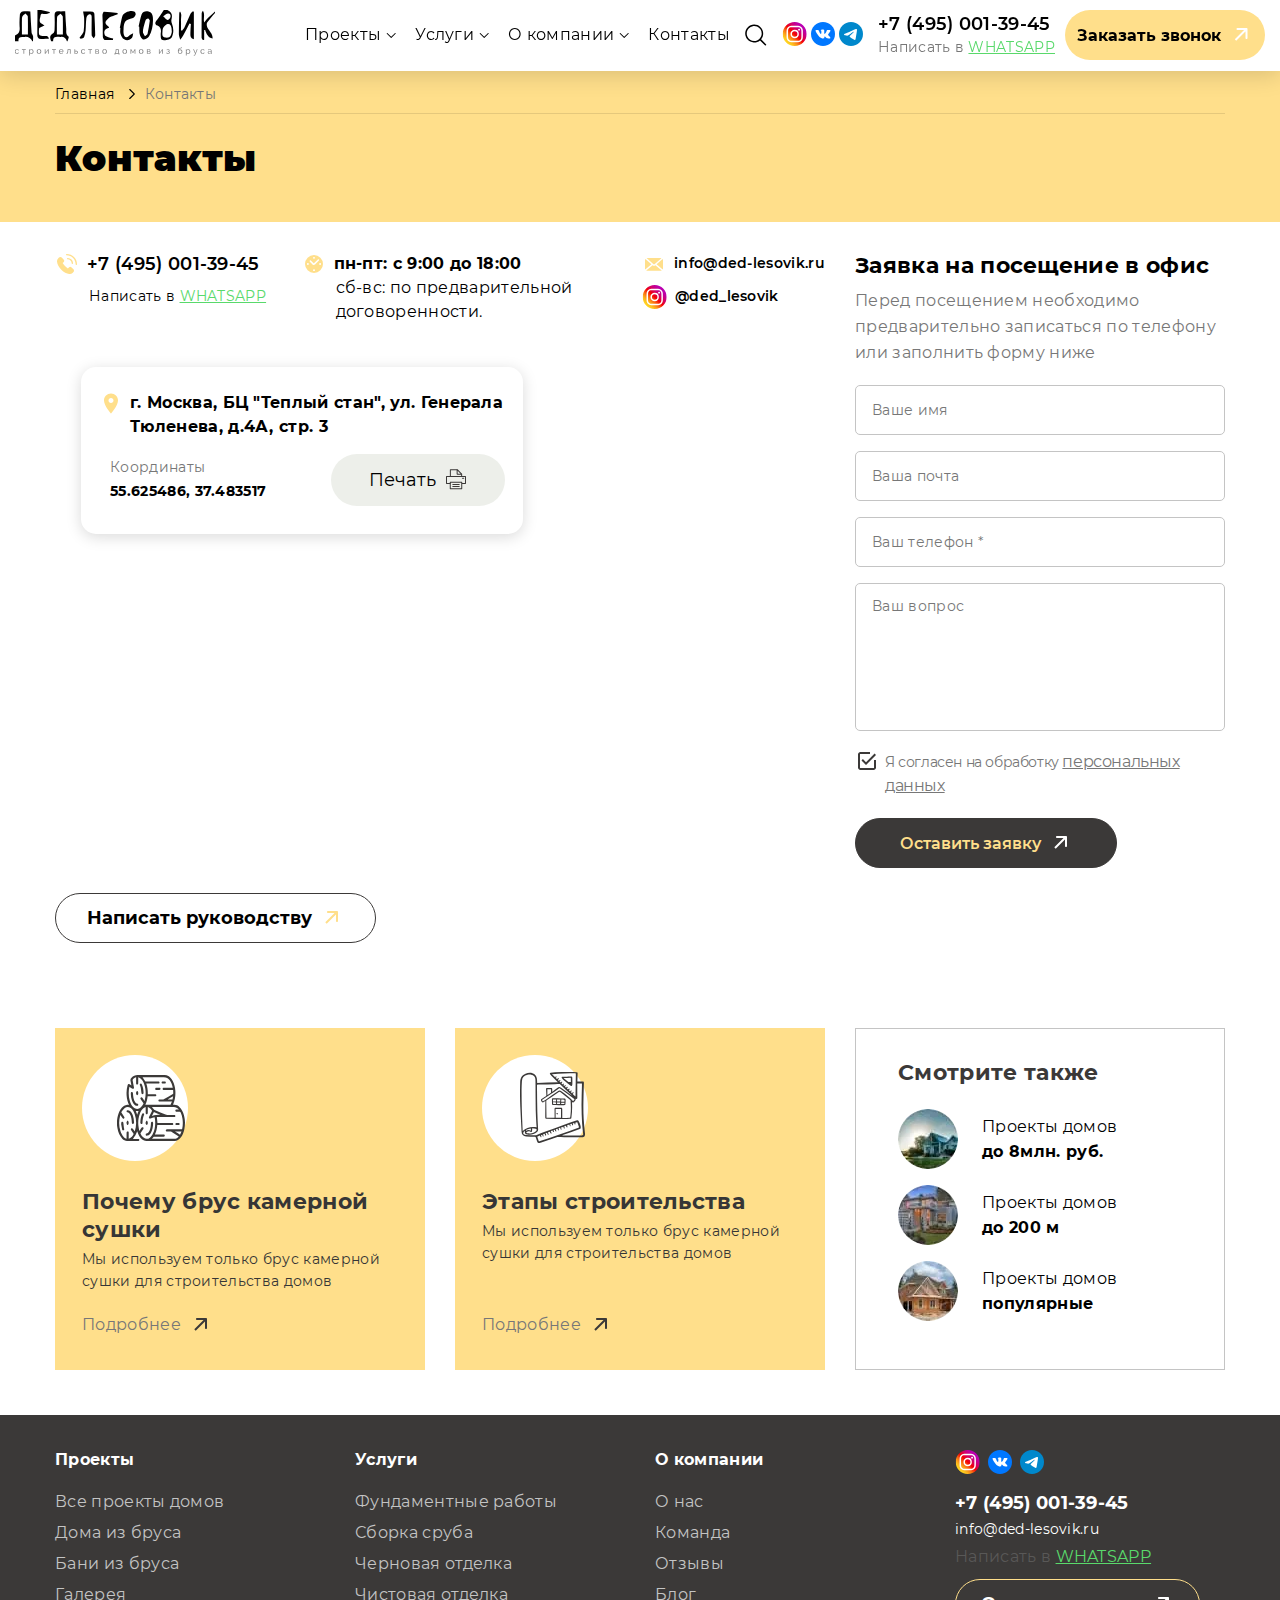
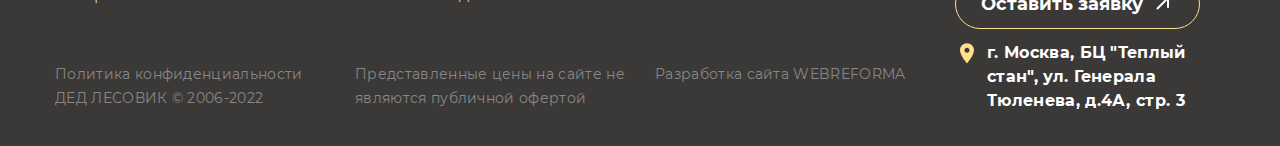
<file: contacts.html>
<!DOCTYPE html> <html lang="en">

<head>
    <meta charset="UTF-8">
    <meta name="viewport" content="width=device-width, initial-scale=1.0">
    <meta name="description" content="">
    <meta name="keywords" content="">
    <link rel="shortcut icon" href="img/favicons/favicon.svg" type="image/svg+xml">
    <link rel="shortcut icon" href="img/favicons/favicon.webp" type="image/webp">
    <link rel="shortcut icon" href="img/favicons/favicon.png" type="image/x-icon">
    <link rel="stylesheet" href="css/libs.min.css">
    <link rel="stylesheet" href="css/style.min.css">
    <meta name="author" content="Разработка Digital-агентство WebReforma https://webreforma.ru" />
    <title>Контакты</title>
</head>

<body>
    <div class="wrapper">
        <header id="header" class='header'>
            <div class='container'>
    <div class='header__inner'>
        <a href="index.html" class="header__logo">
            <img src="img/logo.svg" alt="Логотип" title="Логотип">
        </a>
        <div class="header__mob-menu">
            <nav class="nav">
                <div class="nav__item">
                    <div class="nav__item-show">
                        <span>Проекты</span>
                        <svg width="17" height="17" viewBox="0 0 17 17" fill="none" xmlns="http://www.w3.org/2000/svg">
                            <path d="M12.6842 6.49905C12.6846 6.56486 12.6719 6.63009 12.6471 6.69101C12.6222 6.75193 12.5855 6.80733 12.5392 6.85405L8.53917 10.8541C8.49269 10.9009 8.43739 10.9381 8.37646 10.9635C8.31553 10.9889 8.25018 11.002 8.18418 11.002C8.11817 11.002 8.05282 10.9889 7.99189 10.9635C7.93096 10.9381 7.87566 10.9009 7.82918 10.8541L3.82917 6.85405C3.73502 6.7599 3.68213 6.63221 3.68213 6.49905C3.68213 6.3659 3.73502 6.23821 3.82917 6.14405C3.92333 6.0499 4.05102 5.99701 4.18417 5.99701C4.31733 5.99701 4.44502 6.0499 4.53917 6.14405L8.18417 9.79405L11.8292 6.14405C11.8757 6.09719 11.931 6.05999 11.9919 6.03461C12.0528 6.00922 12.1182 5.99615 12.1842 5.99615C12.2502 5.99615 12.3155 6.00922 12.3765 6.03461C12.4374 6.05999 12.4927 6.09719 12.5392 6.14405C12.5855 6.19077 12.6222 6.24618 12.6471 6.3071C12.6719 6.36802 12.6846 6.43325 12.6842 6.49905Z" fill="black"/>
                        </svg>
                    </div>
                    <div class="nav__item-hidden">
                        <div class="nav__item-hidden-inner">
                            <a href="" class="nav__item-link">Все проекты домов</a>
                            <a href="" class="nav__item-link">Бани из бруса</a>
                            <a href="" class="nav__item-link">Дома из бруса</a>
                            <a href="" class="nav__item-link">Галерея</a>
                        </div>
                    </div>
                </div>
                <div class="nav__item">
                    <div class="nav__item-show">
                        <span>Услуги</span>
                        <svg width="17" height="17" viewBox="0 0 17 17" fill="none" xmlns="http://www.w3.org/2000/svg">
                            <path d="M12.6842 6.49905C12.6846 6.56486 12.6719 6.63009 12.6471 6.69101C12.6222 6.75193 12.5855 6.80733 12.5392 6.85405L8.53917 10.8541C8.49269 10.9009 8.43739 10.9381 8.37646 10.9635C8.31553 10.9889 8.25018 11.002 8.18418 11.002C8.11817 11.002 8.05282 10.9889 7.99189 10.9635C7.93096 10.9381 7.87566 10.9009 7.82918 10.8541L3.82917 6.85405C3.73502 6.7599 3.68213 6.63221 3.68213 6.49905C3.68213 6.3659 3.73502 6.23821 3.82917 6.14405C3.92333 6.0499 4.05102 5.99701 4.18417 5.99701C4.31733 5.99701 4.44502 6.0499 4.53917 6.14405L8.18417 9.79405L11.8292 6.14405C11.8757 6.09719 11.931 6.05999 11.9919 6.03461C12.0528 6.00922 12.1182 5.99615 12.1842 5.99615C12.2502 5.99615 12.3155 6.00922 12.3765 6.03461C12.4374 6.05999 12.4927 6.09719 12.5392 6.14405C12.5855 6.19077 12.6222 6.24618 12.6471 6.3071C12.6719 6.36802 12.6846 6.43325 12.6842 6.49905Z" fill="black"/>
                        </svg>
                    </div>
                    <div class="nav__item-hidden">
                        <div class="nav__item-hidden-inner">
                            <a href="" class="nav__item-link">Все проекты домов</a>
                            <a href="" class="nav__item-link">Бани из бруса</a>
                            <a href="" class="nav__item-link">Дома из бруса</a>
                            <a href="" class="nav__item-link">Галерея</a>
                        </div>
                    </div>
                </div>
                <div class="nav__item">
                    <div class="nav__item-show">
                        <span>О компании</span>
                        <svg width="17" height="17" viewBox="0 0 17 17" fill="none" xmlns="http://www.w3.org/2000/svg">
                            <path d="M12.6842 6.49905C12.6846 6.56486 12.6719 6.63009 12.6471 6.69101C12.6222 6.75193 12.5855 6.80733 12.5392 6.85405L8.53917 10.8541C8.49269 10.9009 8.43739 10.9381 8.37646 10.9635C8.31553 10.9889 8.25018 11.002 8.18418 11.002C8.11817 11.002 8.05282 10.9889 7.99189 10.9635C7.93096 10.9381 7.87566 10.9009 7.82918 10.8541L3.82917 6.85405C3.73502 6.7599 3.68213 6.63221 3.68213 6.49905C3.68213 6.3659 3.73502 6.23821 3.82917 6.14405C3.92333 6.0499 4.05102 5.99701 4.18417 5.99701C4.31733 5.99701 4.44502 6.0499 4.53917 6.14405L8.18417 9.79405L11.8292 6.14405C11.8757 6.09719 11.931 6.05999 11.9919 6.03461C12.0528 6.00922 12.1182 5.99615 12.1842 5.99615C12.2502 5.99615 12.3155 6.00922 12.3765 6.03461C12.4374 6.05999 12.4927 6.09719 12.5392 6.14405C12.5855 6.19077 12.6222 6.24618 12.6471 6.3071C12.6719 6.36802 12.6846 6.43325 12.6842 6.49905Z" fill="black"/>
                        </svg>
                    </div>
                    <div class="nav__item-hidden">
                        <div class="nav__item-hidden-inner">
                            <a href="" class="nav__item-link">Дома из бруса</a>
                            <a href="" class="nav__item-link">Галерея</a>
                        </div>
                    </div>
                </div>
                <div class="nav__item">
                    <a href="" class="nav__item-link2">Контакты</a>
                </div>
            </nav>
            <button class="header__btn btn btn-yellow">
                <span>Заказать звонок</span>
                <svg width="25" height="24" viewBox="0 0 25 24" fill="none" xmlns="http://www.w3.org/2000/svg">
                    <path d="M18.5 6C18.5 5.44771 18.0523 5 17.5 5L8.5 5C7.94772 5 7.5 5.44771 7.5 6C7.5 6.55228 7.94772 7 8.5 7L16.5 7L16.5 15C16.5 15.5523 16.9477 16 17.5 16C18.0523 16 18.5 15.5523 18.5 15L18.5 6ZM7.20711 17.7071L18.2071 6.70711L16.7929 5.29289L5.79289 16.2929L7.20711 17.7071Z" fill="white"/>
                </svg>
            </button>
            <div class="header__socials-mob">
                <a href="" class="header__socials-mob-item">
                    <img src="img/instagram.svg" alt="Инстаграм" title="Инстаграм">
                </a>
                <a href="" class="header__socials-mob-item">
                    <img src="img/vk.svg" alt="Вконтакте" title="Вконтакте">
                </a>
                <a href="" class="header__socials-mob-item">
                    <img src="img/telegram.svg" alt="Телеграм" title="Телеграм">
                </a>
            </div>
        </div>
        <div class="header__search header__search-active">
            <button class="header__search-btn btn">
                <svg width="22" height="22" viewBox="0 0 22 22" fill="none" xmlns="http://www.w3.org/2000/svg">
                    <path d="M20.9852 20.2175L16.1102 15.3425H16.0577C17.5603 13.5708 18.3196 11.2867 18.1768 8.96798C18.0341 6.64929 17.0002 4.47562 15.2916 2.90166C13.583 1.32771 11.332 0.475392 9.00937 0.523011C6.68677 0.57063 4.47256 1.51449 2.82989 3.15716C1.18722 4.79983 0.24336 7.01405 0.195741 9.33664C0.148122 11.6592 1.00044 13.9103 2.57439 15.6189C4.14835 17.3275 6.32202 18.3613 8.64071 18.5041C10.9594 18.6469 13.2435 17.8876 15.0152 16.3849C15.0152 16.3849 15.0152 16.4224 15.0152 16.4374L19.8902 21.3125C19.9599 21.3827 20.0429 21.4385 20.1342 21.4766C20.2256 21.5147 20.3237 21.5343 20.4227 21.5343C20.5217 21.5343 20.6197 21.5147 20.7111 21.4766C20.8025 21.4385 20.8855 21.3827 20.9552 21.3125C21.0321 21.2444 21.0942 21.1612 21.1376 21.0682C21.181 20.9751 21.2049 20.8741 21.2077 20.7715C21.2105 20.6688 21.1922 20.5667 21.154 20.4714C21.1157 20.3761 21.0582 20.2896 20.9852 20.2175ZM9.20268 16.9999C7.71932 16.9999 6.26927 16.5601 5.0359 15.736C3.80253 14.9119 2.84124 13.7405 2.27358 12.3701C1.70592 10.9996 1.5574 9.49163 1.84679 8.03677C2.13618 6.58191 2.85048 5.24554 3.89938 4.19665C4.94827 3.14775 6.28464 2.43345 7.7395 2.14406C9.19436 1.85467 10.7024 2.00319 12.0728 2.57085C13.4433 3.13851 14.6146 4.0998 15.4387 5.33317C16.2628 6.56654 16.7027 8.01659 16.7027 9.49995C16.7027 10.4849 16.5087 11.4601 16.1318 12.3701C15.7549 13.28 15.2024 14.1068 14.506 14.8033C13.8095 15.4997 12.9827 16.0521 12.0728 16.429C11.1629 16.806 10.1876 16.9999 9.20268 16.9999Z" fill="black"/>
                </svg>
            </button>
            <div class="header__search-show">
                <input type="text" placeholder="Поиск">
                <button class="header__search-clear btn">
                    <svg width="18" height="18" viewBox="0 0 18 18" fill="none" xmlns="http://www.w3.org/2000/svg">
                        <path d="M11.029 6.05197C10.9066 6.17368 10.8458 6.33365 10.8458 6.49363C10.8458 6.65361 10.9066 6.81359 11.029 6.93529C11.273 7.17934 11.6689 7.17934 11.9129 6.93529L16.9149 1.93837C17.1589 1.69432 17.1589 1.29909 16.9149 1.05504C16.6708 0.810998 16.275 0.810998 16.0309 1.05504L11.029 6.05197Z" fill="#C4C4C4"/>
                        <path d="M8.96998 9.87574L16.0309 16.9304C16.275 17.1745 16.6708 17.1745 16.9149 16.9304C17.1589 16.6864 17.2668 16.2911 17.0222 16.0471L9.62746 8.55138L9.62746 8.36568L9.41102 8.36568L1.90904 0.962824C1.665 0.718781 1.26913 0.765205 1.02509 1.00862C0.902753 1.13033 0.841899 1.31352 0.841899 1.4735C0.841899 1.63347 0.902753 1.80474 1.02509 1.92645L8.08541 8.98677L1.02446 16.0439C0.902125 16.1657 0.841271 16.3275 0.841271 16.4869C0.841271 16.6462 0.902125 16.8074 1.02446 16.9292C1.2685 17.1732 1.66437 17.1738 1.90841 16.9298L8.96998 9.87574Z" fill="#C4C4C4"/>
                    </svg>
                </button>
            </div>
            <div class="header__search-hidden">
                <a href="" class="header__search-item">
                    <img src="img/search.webp" alt="Дом" title="Дом">
                    <span>Название дома</span>
                </a>
                <a href="" class="header__search-item">
                    <img src="img/search.webp" alt="Дом" title="Дом">
                    <span>Название дома</span>
                </a>
                <a href="" class="header__search-item">
                    <img src="img/search.webp" alt="Дом" title="Дом">
                    <span>Название дома</span>
                </a>
                <a href="" class="header__search-link btn-link">
                    <span>Все результаты поиска</span>
                    <svg width="24" height="24" viewBox="0 0 24 24" fill="none" xmlns="http://www.w3.org/2000/svg">
                        <path d="M18 6C18 5.44771 17.5523 5 17 5L8 5C7.44772 5 7 5.44771 7 6C7 6.55228 7.44772 7 8 7L16 7L16 15C16 15.5523 16.4477 16 17 16C17.5523 16 18 15.5523 18 15L18 6ZM6.70711 17.7071L17.7071 6.70711L16.2929 5.29289L5.29289 16.2929L6.70711 17.7071Z" fill="#3B3938"/>
                    </svg>
                </a>
            </div>

        </div>
        <div class="header__socials">
            <a href="" class="header__socials-item">
                <img src="img/instagram.svg" alt="Инстаграм" title="Инстаграм">
            </a>
            <a href="" class="header__socials-item header__socials-item--hidden">
                <img src="img/vk.svg" alt="Вконтакте" title="Вконтакте">
            </a>
            <a href="" class="header__socials-item header__socials-item--hidden">
                <img src="img/telegram.svg" alt="Телеграм" title="Телеграм">
            </a>
        </div>

        <div class="header__contacts">
            <a href="tel:+7 (495) 001-39-45" class="header__phone">+7 (495) 001-39-45</a>
            <div class="header__whatsapp">
                <span>Написать в </span>
                <a href="">WHATSAPP</a>
            </div>
        </div>
        <button class="header__burger"></button>
    </div>
</div>
        </header>

        <main class="content">

            <section class='page-top'>
                <div class='container'>
                    <div class="breadcrumbs">
                        <a href="" class="breadcrumbs__item">Главная</a>
                        <span class="breadcrumbs__item">Контакты</span>
                    </div>
                    <h1 class="page-top__title title1-bold">Контакты </h1>
                </div>
            </section>

            <section class='contacts'>
                <div class='container'>
                    <div class='contacts__inner'>
                        <div class="contacts__left">
                            <div class="contacts__items">
                                <div class="contacts__item">
                                    <a href="tel:+7 (495) 001-39-45" class="contacts__phone">
                                        <img src="img/call.svg" alt="Телефон" title="Телефон">
                                        <span>+7 (495) 001-39-45</span>
                                    </a>
                                    <div class="contacts__whatsapp">
                                        Написать в <a href="">WHATSAPP</a>
                                    </div>
                                </div>
                                <div class="contacts__item">
                                    <div class="contacts__address">
                                        <img src="img/time.svg" alt="Часы" title="Часы">
                                        <span>пн-пт: с 9:00 до 18:00 </span>
                                    </div>
                                    <div class="contacts__time">сб-вс: по предварительной договоренности.</div>
                                </div>
                                <div class="contacts__item">
                                    <a href="mailto:info@ded-lesovik.ru" class="contacts__mail">
                                        <img src="img/mail.svg" alt="e-mail" title="e-mail">
                                        <span>info@ded-lesovik.ru</span>
                                    </a>
                                    <a href="" class="contacts__instagram">
                                        <img src="img/instagram.svg" alt="Инстаграм" title="Инстаграм">
                                        <span>@ded_lesovik</span>
                                    </a>
                                </div>
                            </div>
                            <div class="contacts__bottom">
                                <div class="contacts__map">
                                    <script type="text/javascript" charset="utf-8" async src="https://api-maps.yandex.ru/services/constructor/1.0/js/?um=constructor%3A103dae2796a660a99ea4ab19a8a70ca67f708e6ea77da0108922e3d5ce348acc&amp;width=100%&amp;height=100%&amp;lang=ru_RU&amp;scroll=true"></script>
                                </div>
                                <div class="contacts__info">
                                    <div class="contacts__info-top">
                                        <svg width="24" height="25" viewBox="0 0 24 25" fill="none" xmlns="http://www.w3.org/2000/svg">
                                            <path d="M12 2.44897C8.135 2.44897 5 5.58397 5 9.44897C5 14.699 12 22.449 12 22.449C12 22.449 19 14.699 19 9.44897C19 5.58397 15.865 2.44897 12 2.44897ZM12 11.949C10.62 11.949 9.5 10.829 9.5 9.44897C9.5 8.06897 10.62 6.94897 12 6.94897C13.38 6.94897 14.5 8.06897 14.5 9.44897C14.5 10.829 13.38 11.949 12 11.949Z" fill="#FFDF8B"/>
                                        </svg>
                                        <span>г. Москва, БЦ "Теплый стан",  ул. Генерала Тюленева, д.4А, стр. 3</span>
                                    </div>
                                    <div class="contacts__info-bottom">
                                        <div class="contacts__info-point">
                                            <span>Координаты</span>
                                            <strong>55.625486, 37.483517</strong>
                                        </div>
                                        <button class="contacts__info-btn btn">
                                            <span>Печать </span>
                                            <svg width="24" height="25" viewBox="0 0 24 25" fill="none" xmlns="http://www.w3.org/2000/svg">
                                                <path fill-rule="evenodd" clip-rule="evenodd" d="M5.85938 2.72449C5.85938 2.44834 6.08323 2.22449 6.35937 2.22449H13.2942V3.22449H6.85937V9.49747H5.85938V2.72449ZM17.6393 6.56846C17.9155 6.56846 18.1393 6.79232 18.1393 7.06846V9.49747C18.1393 9.77361 17.9155 9.99747 17.6393 9.99747C17.3632 9.99747 17.1393 9.77361 17.1393 9.49747V7.06846C17.1393 6.79232 17.3632 6.56846 17.6393 6.56846Z" fill="#3B3938"/>
                                                <path fill-rule="evenodd" clip-rule="evenodd" d="M13.6445 3.78123V6.71859H16.5827L13.6445 3.78123ZM17.4897 7.71858H13.2947C12.9355 7.71858 12.6445 7.42789 12.6445 7.06845V2.87462C12.6445 2.51518 12.9355 2.22449 13.2947 2.22449C13.4273 2.22449 13.5544 2.27715 13.6482 2.37089L17.9933 6.71485C18.0871 6.80862 18.1398 6.93582 18.1398 7.06845C18.1398 7.42791 17.8489 7.71858 17.4897 7.71858Z" fill="#3B3938"/>
                                                <path fill-rule="evenodd" clip-rule="evenodd" d="M17.8965 11.3682C17.8965 11.092 18.1203 10.8682 18.3965 10.8682H19.7735C20.0496 10.8682 20.2735 11.092 20.2735 11.3682C20.2735 11.6443 20.0496 11.8682 19.7735 11.8682H18.3965C18.1203 11.8682 17.8965 11.6443 17.8965 11.3682Z" fill="#3B3938"/>
                                                <path fill-rule="evenodd" clip-rule="evenodd" d="M2 9.61584C2 9.3397 2.22386 9.11584 2.5 9.11584H21.5C21.7761 9.11584 22 9.3397 22 9.61584V16.5814C22 16.8575 21.7761 17.0814 21.5 17.0814H17.8833V16.0814H21V10.1158H3V16.0814H6.42222V17.0814H2.5C2.22386 17.0814 2 16.8575 2 16.5814V9.61584Z" fill="#3B3938"/>
                                                <path fill-rule="evenodd" clip-rule="evenodd" d="M8.24219 17.4083C8.24219 17.1322 8.46605 16.9083 8.74219 16.9083H15.2581C15.5343 16.9083 15.7581 17.1322 15.7581 17.4083C15.7581 17.6845 15.5343 17.9083 15.2581 17.9083H8.74219C8.46605 17.9083 8.24219 17.6845 8.24219 17.4083Z" fill="#3B3938"/>
                                                <path fill-rule="evenodd" clip-rule="evenodd" d="M8.24219 19.4441C8.24219 19.1679 8.46605 18.9441 8.74219 18.9441H15.2581C15.5343 18.9441 15.7581 19.1679 15.7581 19.4441C15.7581 19.7202 15.5343 19.9441 15.2581 19.9441H8.74219C8.46605 19.9441 8.24219 19.7202 8.24219 19.4441Z" fill="#3B3938"/>
                                                <path fill-rule="evenodd" clip-rule="evenodd" d="M5.76953 15.1279C5.76953 14.8518 5.99339 14.6279 6.26953 14.6279H17.7307C18.0068 14.6279 18.2307 14.8518 18.2307 15.1279V21.7245C18.2307 22.0007 18.0068 22.2245 17.7307 22.2245H6.26953C5.99339 22.2245 5.76953 22.0007 5.76953 21.7245V15.1279ZM6.76953 15.6279V21.2245H17.2307V15.6279H6.76953Z" fill="#3B3938"/>
                                            </svg>
                                        </button>
                                    </div>
                                </div>
                            </div>
                            <button class="contacts__btn btn btn-black-outline">
                                <span>Написать руководству</span>
                                <svg width="24" height="24" viewBox="0 0 24 24" fill="none" xmlns="http://www.w3.org/2000/svg">
                                    <path d="M18 6C18 5.44771 17.5523 5 17 5L8 5C7.44772 5 7 5.44771 7 6C7 6.55228 7.44772 7 8 7L16 7L16 15C16 15.5523 16.4477 16 17 16C17.5523 16 18 15.5523 18 15L18 6ZM6.70711 17.7071L17.7071 6.70711L16.2929 5.29289L5.29289 16.2929L6.70711 17.7071Z" fill="#FFDF8B"/>
                                </svg>
                            </button>
                        </div>
                        <div class="contacts__right">
                            <h2 class="contacts__title">Заявка на посещение в офис</h2>
                            <p class="contacts__desc">Перед посещением необходимо предварительно записаться по телефону или заполнить форму ниже</p>
                            <form action="" class="contacts__form validate-form">
                                <fieldset class='form-group'>
                                    <input type='text' />
                                    <label>Ваше имя</label>
                                </fieldset>
                                <fieldset class='form-group'>
                                    <input type='email' />
                                    <label>Ваша почта</label>
                                </fieldset>
                                <fieldset class='form-group'>
                                    <input type='tel' class="required" />
                                    <label>Ваш телефон *</label>
                                    <span class="form-group__error-text">это поле обязательно</span>
                                </fieldset>
                                <fieldset class='form-group'>
                                    <textarea></textarea>
                                    <label>Ваш вопрос </label>
                                </fieldset>
                                <div class="check">
                                    <input checked type='checkbox' class='checkbox' id='c' />
                                    <label for='c'>
                                        Я согласен на обработку 
                                        <a href="">персональных данных</a>
                                    </label>
                                </div>
                                <button type="submit" class="contacts__form-btn btn btn-black">
                                    <span>Оставить заявку</span>
                                    <svg width="24" height="24" viewBox="0 0 24 24" fill="none" xmlns="http://www.w3.org/2000/svg">
                                        <path d="M18 6C18 5.44771 17.5523 5 17 5L8 5C7.44772 5 7 5.44771 7 6C7 6.55228 7.44772 7 8 7L16 7L16 15C16 15.5523 16.4477 16 17 16C17.5523 16 18 15.5523 18 15L18 6ZM6.70711 17.7071L17.7071 6.70711L16.2929 5.29289L5.29289 16.2929L6.70711 17.7071Z" fill="white"/>
                                    </svg>
                                </button>
                            </form>
                        </div>
                    </div>
                </div>
            </section>

            <section class='info'>
                <div class='container'>
    <div class='info__inner'>
        <div class="info__item">
            <div class="info__item-icon">
                <svg width="68" height="66" viewBox="0 0 68 66" fill="none" xmlns="http://www.w3.org/2000/svg">
                    <path d="M0 50.2949C0 48.7493 0 47.1859 0 45.6403C0.141888 44.6987 0.248305 43.7571 0.407929 42.8333C0.94001 39.7242 1.88002 36.7751 3.67136 34.1458C5.12572 32.0139 6.93479 30.3261 9.57747 29.9175C10.3756 29.7931 11.2092 29.8997 12.0605 29.8997C10.6416 26.9506 9.89671 23.8416 9.63067 20.626C9.3469 17.0018 9.64841 13.4131 10.6594 9.91319C10.9431 8.95384 11.6526 8.70512 12.5039 9.23809C13.0892 9.61118 13.6745 10.002 14.2953 10.4284C14.2953 10.1974 14.313 10.0376 14.2953 9.89543C14.0469 8.56299 13.8873 7.23056 13.5326 5.93365C13.1779 4.60122 13.5681 3.65963 14.5081 2.7358C16.264 0.976988 18.2327 -0.0178981 20.7689 -0.000132282C29.7434 0.0531652 38.7355 0.0353994 47.71 0.0176335C49.0402 0.0176335 50.2462 0.37295 51.3636 1.04805C53.3323 2.23836 54.6802 4.01494 55.7444 6.02248C57.3052 9.00714 58.0678 12.205 58.3161 15.5627C58.6886 20.2884 58.1388 24.872 56.2055 29.2602C56.1346 29.4201 56.0814 29.5977 55.9927 29.8287C56.3829 29.8287 56.6667 29.8464 56.9505 29.8287C59.2029 29.7221 61.0297 30.6104 62.6082 32.1382C64.2932 33.7727 65.4283 35.7625 66.2441 37.9477C68.2128 43.2419 68.4434 48.6604 67.3438 54.1501C66.723 57.2946 65.6056 60.226 63.5305 62.731C61.7569 64.8806 59.5399 66.0709 56.6312 66.0532C47.7454 65.9821 38.8419 66.0177 29.9562 66.0354C28.1648 66.0354 26.6218 65.4847 25.2384 64.401C22.8795 62.5356 21.5493 59.9773 20.5738 57.2058C20.4497 56.8683 20.3432 56.5307 20.2191 56.1754C19.6161 57.5789 19.1195 58.9646 18.41 60.2438C17.6828 61.5229 16.7428 62.6954 15.9092 63.9035C17.5764 63.9035 19.2968 63.9035 21.035 63.9035C21.3187 63.9035 21.6202 63.9568 21.8508 64.0989C22.2765 64.3477 22.4006 64.7918 22.2765 65.2537C22.1169 65.8045 21.6912 66.0354 21.1059 66.0354C17.7715 66.0177 14.4194 65.9821 11.085 66.0532C8.76161 66.0887 6.86385 65.236 5.26761 63.637C2.57173 60.9366 1.31247 57.5078 0.567554 53.8658C0.319249 52.64 0.17736 51.4674 0 50.2949ZM37.8842 59.6042C38.2389 59.6042 38.4695 59.6042 38.6823 59.6042C41.3073 59.6042 43.9499 59.6042 46.5749 59.6042C47.3907 59.6042 47.8696 60.1016 47.7809 60.83C47.71 61.4163 47.2666 61.7361 46.5217 61.7361C43.4001 61.7361 40.2786 61.7361 37.157 61.7361C36.9265 61.7361 36.6427 61.7716 36.5008 61.9137C35.951 62.5 35.4721 63.1574 34.9045 63.8325C35.0464 63.8502 35.1174 63.8502 35.2061 63.8502C42.602 63.8502 49.9802 63.868 57.3761 63.8325C59.2207 63.8147 60.5863 62.7665 61.7569 61.3808C59.132 59.7463 56.578 58.1296 54.0063 56.5485C53.8289 56.4419 53.5806 56.4241 53.3678 56.4241C52.2149 56.4063 51.0621 56.4241 49.9092 56.4063C49.1466 56.3886 48.65 55.749 48.8628 55.0561C49.0402 54.4699 49.4836 54.2744 50.0866 54.2744C54.8576 54.2922 59.6463 54.2744 64.4173 54.2922C64.8962 54.2922 65.0913 54.1856 65.1977 53.6704C65.8894 50.437 65.9781 47.1681 65.517 43.8992C65.1977 41.5897 64.577 39.3689 63.566 37.2548C63.3709 36.8639 63.1581 36.7041 62.7147 36.7218C61.6328 36.7573 60.5509 36.7396 59.469 36.7218C59.2207 36.7218 58.8482 36.6863 58.7418 36.5264C58.5112 36.1888 58.2984 35.7447 58.3339 35.3716C58.3693 34.8742 58.795 34.6077 59.3448 34.6077C60.1607 34.6077 60.9765 34.6077 61.9343 34.6077C60.4977 32.9022 58.9546 31.925 56.8086 31.925C49.7496 31.9606 42.6907 31.9428 35.6317 31.9428C35.4011 31.9428 35.1706 31.9428 34.94 31.9428C35.5962 32.7778 36.1638 33.5595 36.7846 34.3057C37.0151 34.5722 37.2989 34.8564 37.6182 34.9985C41.0235 36.4553 44.4465 37.8766 47.8519 39.3334C48.8096 39.742 49.7496 39.9552 50.796 39.9197C52.9421 39.8664 55.0882 39.9019 57.2342 39.9019C57.9614 39.9019 58.4048 40.3283 58.4048 40.9678C58.4048 41.6074 57.9791 42.016 57.2342 42.0338C57.0391 42.0338 56.844 42.0338 56.6312 42.0338C51.2926 42.0338 45.9718 42.0338 40.6333 42.0338C40.3672 42.0338 40.1189 42.0338 39.8884 42.0338C40.0835 44.0058 40.2608 45.9067 40.4559 47.8788C40.651 47.8788 40.8816 47.8788 41.1299 47.8788C43.9854 47.8788 46.8409 47.8788 49.6964 47.8788C51.541 47.8788 53.3678 47.8788 55.2123 47.8788C55.8863 47.8788 56.312 48.3407 56.2942 48.9625C56.2765 49.5487 55.8685 49.9751 55.23 50.0107C55.0527 50.0284 54.8753 50.0107 54.698 50.0107C50.1575 50.0107 45.6348 50.0107 41.0944 50.0107C40.8461 50.0107 40.6155 50.0107 40.2963 50.0107C40.048 53.3329 39.3386 56.5129 37.8842 59.6042ZM30.6479 21.3011C30.3109 24.3213 29.6192 27.1816 28.3599 29.8109C29.0871 29.8109 29.7611 29.8109 30.4351 29.8109C37.9197 29.8109 45.3865 29.8109 52.8712 29.8109C53.1017 29.8109 53.4564 29.8109 53.5274 29.6688C54.0417 28.7094 54.5029 27.7145 55.0172 26.6131C54.5561 26.6131 54.3078 26.6131 54.0772 26.6131C50.264 26.6131 46.4684 26.6131 42.6552 26.6131C41.8748 26.6131 41.4137 26.2222 41.4314 25.5471C41.4314 24.872 41.8748 24.4989 42.6729 24.4989C43.7726 24.4989 44.8899 24.5167 45.9896 24.4812C46.2379 24.4812 46.5217 24.4101 46.7345 24.2857C49.7851 22.5092 52.8357 20.7326 55.8863 18.9382C56.0459 18.8494 56.2587 18.6717 56.2587 18.5474C56.241 17.3393 56.1701 16.149 56.1169 14.9232C55.7267 14.9232 55.4784 14.9232 55.23 14.9232C52.5696 14.9232 49.927 14.9232 47.2666 14.9232C47.1424 14.9232 47.0005 14.9232 46.8764 14.9232C46.096 14.9054 45.6526 14.5145 45.6703 13.8394C45.6881 13.1999 46.1315 12.809 46.8764 12.809C49.59 12.809 52.3213 12.809 55.035 12.809C55.2655 12.809 55.4961 12.809 55.7799 12.809C55.2123 10.0553 54.3433 7.51481 52.747 5.29408C51.2572 3.23325 49.3772 2.09623 46.699 2.13177C39.8352 2.23836 32.989 2.1673 26.1252 2.1673C25.8946 2.1673 25.6641 2.1673 25.5399 2.1673C26.4267 3.49973 27.2958 4.84994 28.2003 6.16461C28.3067 6.3245 28.5905 6.41333 28.8033 6.41333C30.2932 6.43109 31.7653 6.43109 33.2551 6.43109C35.9332 6.43109 38.6114 6.43109 41.2895 6.43109C42.1231 6.43109 42.6552 6.98184 42.4778 7.71023C42.3359 8.3498 41.8748 8.56299 41.2363 8.56299C37.494 8.54523 33.7517 8.56299 30.0271 8.56299C29.7966 8.56299 29.566 8.56299 29.2467 8.56299C30.4705 12.0451 30.9139 15.5627 30.8075 19.2047C31.109 19.2047 31.3573 19.2047 31.5879 19.2047C33.7517 19.2047 35.9332 19.2047 38.097 19.2047C38.8419 19.2047 39.2853 19.5778 39.3208 20.2174C39.3386 20.8925 38.8952 21.3189 38.1325 21.3189C35.6495 21.3011 33.2019 21.3011 30.6479 21.3011ZM9.55973 63.6726C9.55973 61.6117 9.54199 59.6397 9.57747 57.6677C9.57747 57.3479 9.68388 56.886 9.91445 56.7261C10.216 56.5129 10.6948 56.4419 11.0496 56.5129C11.5284 56.6018 11.6881 57.0459 11.6881 57.5434C11.6881 59.5509 11.6881 61.5762 11.6881 63.6903C12.096 63.5304 12.4684 63.4238 12.7877 63.264C14.4371 62.3934 15.519 60.9899 16.4236 59.4088C16.6364 59.0535 16.6187 58.8047 16.3881 58.4494C15.5723 57.2946 14.7919 56.1043 14.0292 54.914C13.6568 54.3455 13.7809 53.7237 14.2598 53.3862C14.7741 53.0308 15.3949 53.1552 15.8206 53.7237C16.0689 54.0613 16.2817 54.4166 16.53 54.7719C16.9025 55.3226 17.2749 55.8734 17.736 56.5662C19.5629 50.6502 19.6338 44.9474 17.736 39.2446C16.9379 36.8639 15.7851 34.6787 13.7632 33.0976C11.759 31.5342 9.50652 31.552 7.50235 33.1331C6.24309 34.128 5.37402 35.4249 4.59364 36.8106C4.3276 37.2726 4.34533 37.6279 4.68232 38.0543C5.05477 38.5162 5.35629 39.0491 5.69327 39.5466C6.22535 40.346 6.75743 41.1277 7.27178 41.9272C7.6265 42.4957 7.52008 43.1175 7.02347 43.4551C6.50913 43.8104 5.88837 43.6683 5.4627 43.0997C5.28534 42.851 5.10798 42.5845 4.94836 42.3358C4.43401 41.5719 3.9374 40.8257 3.36985 39.9552C3.28117 40.1861 3.2457 40.2927 3.21022 40.3816C1.7204 45.7291 1.80908 51.0411 3.51174 56.3175C4.15024 58.2895 5.07251 60.1194 6.49139 61.665C7.28952 62.5889 8.22953 63.335 9.55973 63.6726ZM12.4152 11.7431C11.3688 16.6109 11.4398 21.3188 12.8409 25.9735C13.5503 28.3541 14.5968 30.5748 16.4058 32.3159C18.6938 34.5366 21.5848 34.6077 23.8372 32.3692C24.8305 31.3921 25.4867 30.0952 26.3203 28.9582C26.5331 28.6739 26.4799 28.4252 26.2848 28.1232C25.4512 26.9151 24.6531 25.707 23.855 24.4812C23.7486 24.339 23.6422 24.1969 23.5535 24.037C23.2165 23.4685 23.3406 22.8467 23.8372 22.5092C24.3516 22.1716 24.9546 22.2782 25.3448 22.8467C26.0543 23.8594 26.7282 24.8898 27.4554 26.009C27.5618 25.7425 27.6328 25.5649 27.686 25.3872C29.1226 19.8976 29.0162 14.4435 27.1007 9.0782C26.3026 6.83971 25.2029 4.77887 23.252 3.32208C22.6844 2.8957 21.9927 2.61144 21.23 2.18506C21.23 4.38803 21.2478 6.36003 21.2123 8.33204C21.2123 8.65182 21.1059 9.11373 20.8931 9.27363C20.5916 9.48682 20.1127 9.55788 19.758 9.48682C19.2791 9.39799 19.1017 8.95384 19.1195 8.4564C19.1195 6.44886 19.1195 4.42356 19.1195 2.34496C17.807 2.64698 16.867 3.42867 15.9979 4.2992C15.6787 4.61898 15.6077 4.95653 15.6787 5.38291C16.1043 7.65694 16.5123 9.94873 16.9379 12.2228C17.0443 12.7735 17.0798 13.3065 16.5477 13.6618C15.9979 14.0349 15.519 13.8217 15.0224 13.4841C14.1888 12.9156 13.3552 12.3649 12.4152 11.7431ZM22.2587 55.6957C22.3474 55.7135 22.4184 55.7135 22.507 55.7312C23.1633 54.7541 23.784 53.777 24.458 52.8176C24.6531 52.5512 24.9724 52.2136 25.2561 52.1958C25.6109 52.1781 26.0897 52.3557 26.338 52.6222C26.6928 52.9775 26.6041 53.475 26.3203 53.9014C25.4158 55.2516 24.5112 56.584 23.6422 57.9342C23.518 58.1119 23.4648 58.4494 23.5535 58.6271C24.2984 60.1549 25.2207 61.5407 26.5686 62.6066C28.5905 64.2055 30.8607 64.2233 32.8826 62.6422C34.266 61.5762 35.2061 60.1549 35.951 58.6093C37.5117 55.4115 38.1148 51.9827 38.2034 48.465C38.2567 46.422 38.0616 44.4144 37.6359 42.3536C36.2347 42.7444 34.8868 43.1175 33.5389 43.5084C32.989 43.6683 32.4747 43.686 32.0845 43.2241C31.7121 42.7622 31.8539 42.2825 32.1022 41.8028C33.0423 39.9552 33.9645 38.0898 34.8868 36.2244C34.9932 36.0112 35.0642 35.6381 34.94 35.4604C34.1774 34.2168 33.1841 33.1864 31.8717 32.4935C31.5524 32.3337 31.1977 32.2448 30.8075 32.0849C30.8075 34.1813 30.8253 36.1533 30.7898 38.1076C30.7898 38.4629 30.6124 38.9425 30.3464 39.1202C30.0803 39.3156 29.5305 39.3512 29.2645 39.1913C28.9807 39.0136 28.7147 38.5339 28.6969 38.1964C28.6437 36.1888 28.6792 34.1635 28.6792 31.9428C27.9165 32.3692 27.2248 32.6534 26.6395 33.0976C24.7418 34.5366 23.6422 36.5442 22.8263 38.7294C21.3719 42.6378 20.9817 46.6884 21.4074 50.8101C21.5848 52.4623 21.975 54.079 22.2587 55.6957ZM36.891 37.0416C36.2525 38.3207 35.6495 39.5288 35.0464 40.7369C35.0642 40.808 35.0996 40.8613 35.1174 40.9323C37.76 39.5643 40.5978 39.9907 43.4001 39.7953C41.2718 38.8892 39.1257 37.9832 36.891 37.0416ZM64.506 56.4596C62.289 56.4596 60.2139 56.4596 57.9791 56.4596C59.735 57.5611 61.349 58.5738 63.0694 59.6397C63.5483 58.5738 64.0094 57.5434 64.506 56.4596ZM50.9379 24.339C50.9379 24.3923 50.9557 24.4279 50.9557 24.4812C52.3745 24.4812 53.8112 24.4812 55.23 24.4634C55.3542 24.4634 55.5493 24.339 55.567 24.2502C55.7621 23.3264 55.9218 22.4026 56.1169 21.3011C54.2723 22.4026 52.6051 23.3797 50.9379 24.339ZM20.1836 39.7065C20.6625 38.4451 21.1236 37.2726 21.567 36.1178C20.627 36.1178 19.7047 36.1178 18.8002 36.1178C19.2436 37.2726 19.687 38.4629 20.1836 39.7065Z" fill="#3B3938"/>
                    <path d="M60.5332 47.8966C60.9056 47.8966 61.2781 47.8788 61.6505 47.8966C62.2536 47.9321 62.6615 48.394 62.6438 48.9803C62.626 49.5488 62.2358 49.993 61.6505 50.0107C60.9056 50.0285 60.143 50.0285 59.3981 50.0107C58.795 49.993 58.3871 49.531 58.4049 48.927C58.4226 48.3585 58.8128 47.9321 59.3981 47.8966C59.7883 47.8788 60.1607 47.8966 60.5332 47.8966Z" fill="#3B3938"/>
                    <path d="M40.8816 14.9055C40.3496 14.9055 39.8175 14.9233 39.2854 14.9055C38.6469 14.8878 38.239 14.4614 38.2212 13.8751C38.2035 13.2533 38.6292 12.8092 39.2854 12.7914C40.3496 12.7736 41.396 12.7736 42.4602 12.7914C43.0809 12.8092 43.5066 13.2355 43.5243 13.8218C43.5421 14.4436 43.1164 14.8878 42.4602 14.9055C41.9458 14.9233 41.4137 14.9055 40.8816 14.9055Z" fill="#3B3938"/>
                    <path d="M46.7165 8.52761C46.3618 8.52761 46.0071 8.54537 45.6524 8.52761C45.0316 8.49207 44.606 8.08346 44.606 7.47942C44.606 6.87538 45.0139 6.43124 45.6169 6.41347C46.3441 6.39571 47.0713 6.39571 47.7984 6.41347C48.4192 6.43124 48.8449 6.85762 48.8449 7.46166C48.8449 8.08346 48.4192 8.50984 47.763 8.54537C47.426 8.54537 47.0713 8.52761 46.7165 8.52761Z" fill="#3B3938"/>
                    <path d="M16.9913 47.0438C16.9913 47.3103 16.9913 47.5768 16.9913 47.8433C16.9736 48.5184 16.5657 48.9448 15.9449 48.9626C15.3242 48.9626 14.934 48.5539 14.863 47.8788C14.7389 46.4931 14.6679 45.0896 14.4551 43.7216C14.1713 41.9628 13.657 40.2751 12.646 38.7827C12.0962 37.9655 11.4754 37.3259 10.3935 37.2371C9.82598 37.1838 9.52447 36.7397 9.55994 36.1356C9.59541 35.5494 9.9324 35.194 10.5177 35.1407C11.44 35.0697 12.2558 35.4072 12.9653 35.958C14.5615 37.1838 15.3596 38.9426 15.9627 40.7725C16.6544 42.8156 16.9204 44.9119 16.9913 47.0438Z" fill="#3B3938"/>
                    <path d="M4.25679 48.7671C4.25679 48.5006 4.25679 48.2341 4.25679 47.9676C4.27453 47.257 4.68246 46.8129 5.33869 46.8129C5.95945 46.8306 6.31417 47.257 6.38512 47.9321C6.54474 49.531 6.7221 51.1299 6.9172 52.7289C6.97041 53.1197 7.09456 53.4928 7.18324 53.8836C7.34286 54.5765 7.04135 55.145 6.45606 55.3049C5.85304 55.4648 5.26775 55.145 5.12586 54.4344C4.7534 52.5512 4.43415 50.668 4.09717 48.7849C4.13264 48.8026 4.18585 48.7849 4.25679 48.7671Z" fill="#3B3938"/>
                    <path d="M9.43555 47.861C9.61291 47.2925 9.71932 46.724 9.96763 46.2266C10.3046 45.587 10.8544 45.6048 11.2624 46.2088C11.8122 47.026 11.8299 48.7493 11.2801 49.5665C10.8544 50.1883 10.2869 50.2061 9.94989 49.5132C9.70159 49.0158 9.61291 48.4473 9.43555 47.861Z" fill="#3B3938"/>
                    <path d="M13.8164 18.9916C13.8164 18.7251 13.8164 18.4586 13.8164 18.1921C13.8341 17.4637 14.2421 17.0374 14.8983 17.0374C15.5191 17.0374 15.8915 17.4637 15.9447 18.1566C16.1044 19.7555 16.2108 21.3722 16.4946 22.9534C16.7606 24.499 17.3104 25.9913 18.2149 27.2882C18.747 28.0522 19.3501 28.674 20.3787 28.745C20.9463 28.7806 21.3188 29.3135 21.2478 29.882C21.1769 30.4683 20.8399 30.8059 20.2546 30.8414C19.2968 30.8947 18.481 30.5394 17.7538 29.9531C16.264 28.7628 15.4836 27.1106 14.8806 25.3518C14.1711 23.3087 13.8874 21.1768 13.8164 18.9916Z" fill="#3B3938"/>
                    <path d="M26.5509 17.2328C26.5509 17.5171 26.5687 17.8013 26.5509 18.1033C26.5332 18.7429 26.1253 19.1693 25.5223 19.1693C24.9015 19.1871 24.4936 18.7607 24.4226 18.1033C24.2275 16.3268 24.0502 14.5502 23.7664 12.7914C23.6245 11.9031 23.2343 11.0681 22.9151 10.2153C22.649 9.48692 22.7909 8.90065 23.3762 8.63416C23.9792 8.34991 24.5645 8.61639 24.9015 9.38032C26.0189 11.8675 26.4268 14.5146 26.5509 17.2328Z" fill="#3B3938"/>
                    <path d="M18.9951 18.0856C19.1725 17.5171 19.2966 16.913 19.5627 16.3978C19.8819 15.7938 20.414 15.8115 20.8219 16.38C21.4072 17.1795 21.4072 18.9916 20.8219 19.8088C20.414 20.3951 19.8642 20.4129 19.5272 19.7555C19.2789 19.2581 19.1725 18.6896 18.9951 18.0856Z" fill="#3B3938"/>
                    <path d="M36.1104 48.7671C35.9685 51.8583 35.5073 54.8785 33.9643 57.6322C33.1839 59.018 32.173 60.1728 30.5412 60.5814C30.2397 60.6524 29.9205 60.688 29.619 60.6524C29.0337 60.5991 28.6967 60.2438 28.679 59.6398C28.6612 59.0535 28.9627 58.6094 29.5303 58.5561C30.5767 58.4672 31.2152 57.8277 31.7296 57.046C32.9001 55.3049 33.4145 53.3151 33.6983 51.2721C33.8579 50.1706 33.8934 49.0691 33.9643 47.9676C34.0175 47.2392 34.4077 46.8128 35.0639 46.8306C35.6847 46.8484 36.0749 47.2748 36.0926 47.9676C36.1104 48.2341 36.1104 48.5006 36.1104 48.7671Z" fill="#3B3938"/>
                    <path d="M23.376 46.9728C23.5001 44.2368 23.9081 41.572 25.0786 39.0492C25.3092 38.5518 25.6462 38.2675 26.2138 38.3208C26.7104 38.3741 27.0296 38.6584 27.136 39.1381C27.1892 39.3335 27.1715 39.6 27.0828 39.7776C25.9122 42.3714 25.5753 45.1251 25.4866 47.9144C25.4688 48.7671 24.5288 49.2646 23.8726 48.7671C23.642 48.5895 23.4824 48.2519 23.3937 47.9499C23.305 47.6479 23.376 47.3103 23.376 46.9728Z" fill="#3B3938"/>
                    <path d="M28.5371 47.8788C28.7499 47.257 28.8564 46.6707 29.1401 46.1555C29.4417 45.587 29.9737 45.6226 30.3639 46.1378C30.967 46.9372 30.967 48.8204 30.3639 49.6199C29.9737 50.1351 29.4417 50.1706 29.1401 49.6199C28.8564 49.1047 28.7322 48.4829 28.5371 47.8788Z" fill="#3B3938"/>
                </svg>
            </div>
            <div class="info__item-title">Почему брус камерной сушки</div>
            <div class="info__item-desc">Мы используем только брус камерной сушки для строительства домов</div>
            <a href="" class="info__item-link btn-link">
                <span>Подробнее</span>
                <svg width="24" height="24" viewBox="0 0 24 24" fill="none" xmlns="http://www.w3.org/2000/svg">
                    <path d="M18 6C18 5.44771 17.5523 5 17 5L8 5C7.44772 5 7 5.44771 7 6C7 6.55228 7.44772 7 8 7L16 7L16 15C16 15.5523 16.4477 16 17 16C17.5523 16 18 15.5523 18 15L18 6ZM6.70711 17.7071L17.7071 6.70711L16.2929 5.29289L5.29289 16.2929L6.70711 17.7071Z" fill="#3B3938"/>
                </svg>
            </a>
        </div>
        <div class="info__item">
            <div class="info__item-icon">
                <svg width="65" height="71" viewBox="0 0 65 71" fill="none" xmlns="http://www.w3.org/2000/svg">
                    <path d="M18.4452 70.9999C17.7685 70.6525 17.3867 70.0966 17.1438 69.3843C16.71 68.0814 16.2415 66.7785 15.8077 65.4582C15.6689 65.0239 15.478 64.8502 14.9922 64.8328C12.0424 64.7459 9.09254 64.6417 6.14273 64.468C3.14086 64.2943 1.71801 62.8524 1.56184 59.847C1.12804 51.4562 0.676896 43.0481 0.295156 34.6574C-0.0865845 26.5098 -0.0692327 18.3797 0.173693 10.2495C0.225749 8.61651 0.416619 6.96616 1.16275 5.47215C2.0824 3.64808 3.59201 2.48414 5.466 1.75451C7.72174 0.868534 10.0295 0.503719 12.4241 1.18123C15.0789 1.92824 16.4671 3.8218 16.8835 6.44499C17.1091 7.88688 17.0917 9.38089 17.1958 10.9791C24.0325 10.7707 30.9038 10.5448 37.9834 10.319C37.7057 10.0237 37.5496 9.84994 37.376 9.69359C35.3806 7.74791 33.3678 5.80223 31.3897 3.83917C30.9385 3.3875 30.5394 2.86633 30.1403 2.36254C29.5851 1.66765 29.8106 1.00751 30.7303 0.868534C32.1531 0.625324 33.5933 0.364742 35.0335 0.312625C39.7359 0.156276 44.4556 0.0520431 49.1579 0.0172988C51.6219 -7.34013e-05 54.1032 0.121532 56.5672 0.208392C57.4174 0.225765 57.6777 0.59058 57.643 1.61554C57.5562 4.06501 57.4695 6.51448 57.3827 8.96396C57.3827 9.18979 57.3827 9.41563 57.3827 9.55461C59.0832 9.55461 60.7316 9.58935 62.3974 9.55461C63.6641 9.51987 63.9244 9.7457 63.907 10.9965C63.7335 17.9975 63.4559 24.9985 63.3864 31.9994C63.3344 37.02 63.4038 42.0405 63.6814 47.0437C63.9417 51.8732 64.497 56.7026 64.9828 61.5321C65.1563 63.2867 64.7225 64.5375 63.4732 65.0586C62.9874 65.2671 62.3974 65.354 61.8595 65.354C55.9252 65.3018 49.9908 65.1976 44.0565 65.1281C41.9569 65.0934 39.8574 65.0934 37.7578 65.0934C37.3934 65.0934 37.029 65.1629 36.682 65.2845C31.3029 67.1086 25.9238 68.9326 20.5448 70.7567C20.2671 70.8436 19.9895 70.9478 19.7119 71.052C19.2781 70.9999 18.8616 70.9999 18.4452 70.9999ZM52.0036 29.8974C52.0036 30.3317 51.9863 30.6965 52.0036 31.0613C52.368 35.9429 52.0557 40.8071 51.379 45.6366C51.2575 46.4704 50.9278 46.8005 50.0429 46.8526C48.0821 46.9742 46.1214 47.1306 44.1606 47.1132C38.3824 47.0611 32.6216 46.9395 26.8435 46.8526C25.5768 46.8353 25.2297 46.5226 25.2297 45.2718C25.2471 40.2859 25.2992 35.3001 25.3339 30.297C25.3339 29.9148 25.3339 29.55 25.3339 29.0635C24.9174 29.3415 24.5877 29.55 24.2754 29.7758C22.627 30.905 22.2279 30.8181 21.3082 29.0809C20.6662 27.8996 20.7877 27.4479 21.8808 26.7183C23.1822 25.8497 24.4836 24.9637 25.8024 24.1298C26.2188 23.8693 26.3923 23.5913 26.3576 23.0701C26.2188 21.0376 26.1494 19.0051 26.0453 16.9725C26.0106 16.4166 26.2015 16.0692 26.7914 16.0692C28.249 16.0692 29.7065 16.0518 31.1467 16.0692C31.9102 16.0865 32.2225 16.434 32.2399 17.1984C32.2572 17.6327 32.2225 18.0843 32.2052 18.5186C32.2052 18.8835 32.2052 19.2656 32.2052 19.6305C32.2746 19.6652 32.344 19.6999 32.4308 19.7347C34.0445 18.5186 35.6929 17.3373 37.2719 16.0692C38.8683 14.7836 39.3541 14.6794 41.0546 15.8607C44.3862 18.1886 47.6657 20.5686 50.9625 22.9312C51.1187 23.0528 51.2922 23.157 51.4484 23.2612C51.4831 23.1223 51.4657 23.0875 51.431 23.0528C47.6483 19.4567 43.8656 15.8607 40.0656 12.282C39.8921 12.1257 39.5797 12.0215 39.3368 12.0215C37.8792 12.0388 36.4217 12.1083 34.9815 12.1431C29.88 12.2994 24.7786 12.4384 19.6772 12.5947C18.8096 12.6295 17.942 12.6816 17.005 12.7337C17.005 13.6544 16.9876 14.523 17.005 15.409C17.0917 23.4523 17.1264 31.4956 17.3173 39.5389C17.4561 45.515 17.8205 51.491 18.1328 57.467C18.1849 58.5615 17.7511 59.3606 16.9876 60.0033C14.1419 62.366 10.8624 63.2172 7.23589 62.557C5.44865 62.227 4.9281 61.4973 4.82399 59.6385C4.80663 59.4127 4.75458 59.2042 4.70252 58.8394C3.97375 59.4474 3.45319 60.0555 3.27967 60.8719C3.10615 61.6711 3.38378 62.2444 4.12991 62.557C4.68517 62.8003 5.30984 63.0087 5.91715 63.0435C9.23135 63.1824 12.5629 63.2519 15.8771 63.3214C16.1547 63.3214 16.4671 63.2172 16.7273 63.113C19.4169 62.0359 22.0717 60.8719 24.796 59.8644C31.0079 57.5539 37.2372 55.2955 43.4839 53.0545C47.9954 51.4389 52.5242 49.8927 57.0357 48.2945C57.643 48.086 58.1115 48.1382 58.4585 48.7288C59.5517 50.5529 60.3499 52.4638 60.6622 54.5832C60.8878 56.1815 60.5755 56.6853 59.0658 57.2412C53.6 59.1869 48.1515 61.1325 42.6857 63.0956C42.5122 63.1651 42.356 63.2519 42.1825 63.3388C42.4775 63.443 42.7204 63.443 42.9807 63.443C49.2447 63.4604 55.4914 63.4778 61.7554 63.4951C62.9874 63.4951 63.2823 63.1303 63.1609 61.8795C62.7791 58.353 62.2759 54.8264 62.0851 51.2825C61.7727 45.2891 61.5125 39.2784 61.5125 33.2676C61.4951 26.7704 61.7901 20.2906 61.9289 13.7934C61.9462 12.9943 61.9289 12.1952 61.9289 11.4134C60.3846 11.4134 58.875 11.4134 57.2786 11.4134C57.2786 11.813 57.2786 12.1083 57.2786 12.4036C57.296 16.7641 57.296 21.1418 57.3307 25.5022C57.3307 26.892 56.9836 27.1873 55.6649 26.7704C55.8557 27.5522 55.5955 28.1949 55.0923 28.7508C54.8146 29.0635 54.537 29.3762 54.2594 29.6716C53.3224 30.6965 53.1836 30.7139 52.0036 29.8974ZM16.6579 55.1913C16.5712 54.34 16.4324 53.3845 16.3803 52.4291C16.1374 47.6691 15.7903 42.9265 15.7209 38.1665C15.5648 29.272 15.5648 20.3775 15.4954 11.4829C15.478 10.0758 15.478 8.66863 15.3913 7.26149C15.2351 4.67304 13.7602 2.98794 11.1748 2.65787C9.99483 2.50152 8.7108 2.55363 7.54823 2.83159C4.16462 3.64808 2.1518 5.33318 1.94358 9.03345C1.77006 11.9867 1.57919 14.94 1.57919 17.8932C1.59654 24.3904 1.6486 30.8876 1.82212 37.3674C1.97828 43.4477 2.29062 49.5106 2.53354 55.5908C2.5856 56.7026 2.63765 57.8318 2.68971 58.961C6.62858 54.9654 11.4177 54.4095 16.6579 55.1913ZM42.2693 46.0014C44.82 45.8972 47.3013 45.8277 49.7479 45.6887C49.9214 45.6713 50.1817 45.376 50.2164 45.1849C50.3726 44.2468 50.4767 43.3087 50.5634 42.3706C51.0493 37.8017 50.8758 33.2329 50.5634 28.664C50.5461 28.4729 50.4073 28.2297 50.2685 28.0907C47.1625 25.5196 44.0565 22.9312 40.9158 20.3948C39.8747 19.561 39.198 19.6131 38.0875 20.3775C34.2701 23.018 30.4527 25.6412 26.6526 28.2818C26.4617 28.4034 26.2882 28.7161 26.2882 28.9246C26.3403 34.2231 26.4097 39.5042 26.4791 44.8027C26.4791 45.0633 26.4791 45.3239 26.4791 45.7061C29.2554 45.7061 31.9276 45.7061 34.5824 45.7061C34.5824 45.6192 34.5997 45.5497 34.5997 45.4802C34.5824 42.6659 34.5477 39.8343 34.5477 37.02C34.5477 35.9603 34.8253 35.7344 35.9011 35.7518C37.5843 35.7866 39.2674 35.8387 40.9505 35.8734C41.9049 35.8908 42.2346 36.1861 42.2519 37.159C42.2693 38.0623 42.2693 38.9657 42.2693 39.869C42.2693 41.8842 42.2693 43.8646 42.2693 46.0014ZM29.8453 59.6733C29.2033 59.9165 28.544 60.1771 27.9193 60.4203C28.1969 61.063 28.4919 61.6363 28.6481 62.2443C28.7175 62.4876 28.4919 62.8003 28.4051 63.0782C28.1796 62.9045 27.8672 62.7829 27.7631 62.557C27.4855 61.9838 27.312 61.3584 27.0864 60.733C26.5485 60.9414 26.0279 61.1499 25.5074 61.3584C25.7503 61.8969 26.0279 62.366 26.1667 62.8524C26.2362 63.0782 26.0453 63.3909 25.9759 63.6515C25.7156 63.4951 25.3686 63.4083 25.2297 63.1824C24.9695 62.7308 24.8307 62.227 24.6224 61.6711C24.0672 61.8969 23.5466 62.1227 23.1302 62.2791C23.3037 62.974 23.4772 63.5473 23.5813 64.1379C23.5987 64.2595 23.3905 64.5027 23.2343 64.5548C23.1475 64.5896 22.8873 64.4332 22.8178 64.2943C22.5749 63.7731 22.3667 63.2346 22.1411 62.6613C21.742 62.8176 21.3256 62.9914 20.9265 63.1477C21.1174 63.6862 21.3256 64.1553 21.447 64.6417C21.4991 64.8328 21.3082 65.076 21.2388 65.2845C21.0306 65.1802 20.7356 65.1455 20.6315 64.9718C20.3712 64.5548 20.1804 64.0684 19.9548 63.5646C19.0698 63.9294 18.1849 64.3116 17.2479 64.6938C17.7164 66.101 18.2023 67.4386 18.6187 68.7936C18.7922 69.3322 19.1045 69.4191 19.5557 69.2627C20.0068 69.1064 20.458 68.9153 20.9091 68.7589C27.069 66.6742 33.2637 64.6417 39.4062 62.5049C45.757 60.2987 52.0557 57.9882 58.3718 55.7124C58.7188 55.5908 59.1526 55.5213 58.9617 54.9828C58.4412 53.4888 57.9206 51.9948 57.3654 50.5181C57.3133 50.3618 57.0183 50.1881 56.8622 50.2228C56.3069 50.3271 55.769 50.5008 55.2658 50.6398C55.3699 51.1609 55.4914 51.6126 55.5087 52.0469C55.5087 52.238 55.2658 52.4291 55.1443 52.6202C54.9708 52.4986 54.7105 52.4117 54.6411 52.238C54.4676 51.8211 54.3635 51.3868 54.2247 50.9177C53.7041 51.0741 53.2183 51.213 52.7151 51.3694C52.8712 51.8558 53.0795 52.2554 53.1315 52.6723C53.1662 52.9329 52.9753 53.2282 52.8886 53.5062C52.663 53.3324 52.3507 53.1935 52.2292 52.9502C52.021 52.5681 51.9342 52.099 51.7781 51.6647C51.1881 51.8905 50.6502 52.0816 50.1296 52.2727C50.3032 52.7939 50.4767 53.2456 50.5808 53.7146C50.6155 53.8883 50.4593 54.0968 50.3899 54.3053C50.2164 54.201 49.9388 54.1489 49.8694 53.9926C49.6611 53.5409 49.5223 53.0545 49.3488 52.5333C48.5506 52.8113 47.7351 53.1066 46.9196 53.4019C47.1278 53.8189 47.3707 54.1663 47.4228 54.5311C47.4748 54.8438 47.3013 55.1913 47.2319 55.5387C46.9543 55.3302 46.5899 55.1913 46.4337 54.9133C46.2255 54.5832 46.1908 54.1489 46.0693 53.6973C45.4099 53.9231 44.82 54.1315 44.2474 54.34C44.4035 54.948 44.5944 55.4866 44.6812 56.0599C44.7159 56.2683 44.5076 56.5289 44.4209 56.7547C44.2127 56.5984 43.883 56.4768 43.7962 56.251C43.6053 55.7645 43.5186 55.2434 43.3624 54.6527C42.5816 54.9307 41.8008 55.2086 40.9852 55.504C41.1414 55.9383 41.3149 56.3552 41.4364 56.7547C41.5405 57.1022 41.6966 57.5539 41.1934 57.6581C41.0373 57.6928 40.6902 57.2933 40.5688 57.0327C40.3953 56.6505 40.3606 56.2162 40.2391 55.7472C39.6144 55.973 39.0592 56.1815 38.4866 56.3899C38.6601 56.859 38.8856 57.2759 38.9377 57.7102C38.9724 57.9708 38.7815 58.2835 38.6948 58.5615C38.4519 58.4051 38.0875 58.3009 37.9834 58.075C37.7751 57.6755 37.7231 57.2064 37.6016 56.7026C36.9422 56.9458 36.3002 57.1891 35.6929 57.4149C35.9185 57.9361 36.1788 58.353 36.2829 58.822C36.3349 59.0826 36.1441 59.4127 36.0746 59.708C35.8317 59.5169 35.4847 59.3779 35.3459 59.1174C35.1029 58.7004 34.9988 58.2314 34.8253 57.7276C34.3568 57.9013 33.9404 58.0577 33.5066 58.2314C33.6801 58.6483 33.8883 59.0131 33.9751 59.4127C34.0271 59.6212 33.8363 59.8817 33.7669 60.1249C33.5239 60.0381 33.1942 60.0033 33.0728 59.8296C32.8299 59.4822 32.7084 59.0479 32.5175 58.5962C31.9276 58.822 31.3376 59.0479 30.7129 59.2737C30.9906 59.8296 31.2682 60.2987 31.4417 60.8198C31.5285 61.063 31.4244 61.3757 31.3897 61.6537C31.112 61.5495 30.7303 61.5147 30.5915 61.3063C30.3312 60.8546 30.123 60.2813 29.8453 59.6733ZM52.5068 21.8193C53.5133 22.7574 54.485 23.6782 55.4914 24.6163C55.6128 16.8335 55.7169 9.12031 55.8384 1.33758C47.9954 1.56342 40.1003 1.35495 32.2399 2.18882C32.2052 2.27568 32.1531 2.34517 32.1184 2.43203C33.1248 3.33538 34.1312 4.22136 35.1376 5.14208C35.3112 4.98573 35.5541 4.70778 35.8491 4.5688C36.0573 4.46457 36.3696 4.51669 36.6299 4.49931C36.5779 4.77727 36.6126 5.12471 36.4564 5.31581C36.2655 5.55902 35.9185 5.66325 35.6235 5.83697C36.2482 6.41025 36.6126 6.75769 37.0117 7.12251C37.3413 6.77507 37.5843 6.42762 37.9313 6.20179C38.1048 6.08018 38.4171 6.1323 38.6774 6.09755C38.6774 6.37551 38.7815 6.68821 38.6774 6.89667C38.4692 7.26149 38.1395 7.55681 37.8272 7.90426C38.1569 8.21695 38.4519 8.49491 38.7468 8.75549C39.1286 8.46017 39.4409 8.14747 39.8226 7.92163C39.9788 7.83477 40.2391 7.90426 40.4473 7.92163C40.43 8.16484 40.5167 8.46016 40.3953 8.61651C40.1523 8.94658 39.8053 9.18979 39.493 9.48512C39.9268 9.90205 40.2911 10.2321 40.6729 10.5969C40.9505 10.319 41.1761 10.0237 41.4537 9.86731C41.6446 9.76308 41.9396 9.86731 42.1998 9.86731C42.1998 10.0931 42.2693 10.4058 42.1651 10.5448C41.9743 10.8054 41.6446 10.9791 41.4711 11.1355C41.8702 11.6219 42.1825 12.0041 42.5816 12.4905C42.8245 12.1952 42.946 11.8999 43.1716 11.7956C43.4145 11.674 43.7268 11.7435 44.0218 11.7435C43.9697 12.0041 43.9524 12.2994 43.8309 12.5252C43.7095 12.7163 43.4665 12.8379 43.241 13.029C43.6227 13.3765 43.9524 13.6718 44.2994 13.9845C44.5944 13.6718 44.8026 13.3765 45.0976 13.2028C45.2538 13.0985 45.6182 13.1333 45.7396 13.2549C45.8437 13.3417 45.809 13.7239 45.7049 13.8803C45.5141 14.1582 45.2191 14.3493 44.9414 14.6273C45.3405 15.0095 45.7223 15.3743 46.0867 15.7217C46.6072 15.4785 46.8501 14.4536 47.4922 15.0616C48.1515 15.687 47.1451 15.9476 46.8675 16.4514C47.2492 16.8162 47.6483 17.181 48.0127 17.5458C48.3251 17.2505 48.568 16.9378 48.8803 16.7641C49.0538 16.6598 49.3315 16.7814 49.5744 16.7988C49.557 17.0073 49.5917 17.2505 49.4876 17.4242C49.2968 17.7195 49.0365 17.9801 48.7936 18.2928C49.1753 18.6576 49.6091 19.0572 50.0429 19.4741C50.3379 19.1267 50.5808 18.7792 50.8931 18.5186C51.0493 18.3797 51.3616 18.4318 51.6045 18.397C51.6045 18.6402 51.674 18.9529 51.5698 19.144C51.3443 19.4915 51.0146 19.7868 50.7196 20.1169C51.1187 20.4991 51.4831 20.8291 51.8301 21.1418C52.2292 20.8118 52.5242 20.4643 52.8886 20.2559C53.0795 20.1516 53.3918 20.2559 53.6521 20.2732C53.6174 20.5338 53.6694 20.8465 53.5306 21.0202C53.2009 21.2808 52.8539 21.524 52.5068 21.8193ZM53.1662 29.1504C53.4612 28.803 53.7735 28.4555 54.0685 28.0907C54.6585 27.3784 54.6758 27.2568 53.947 26.7183C49.3141 23.3307 44.6465 19.9779 39.9962 16.6077C39.5103 16.2603 39.1112 16.2776 38.6254 16.6251C35.8317 18.5881 33.0381 20.5512 30.2271 22.4795C27.7111 24.1993 25.1603 25.8671 22.627 27.5522C21.985 27.9691 21.985 28.2123 22.5576 29.0288C22.9393 29.5673 23.2343 29.0983 23.5293 28.9246C24.7265 28.1776 25.9065 27.4306 27.069 26.6314C30.5394 24.2341 33.9924 21.802 37.4801 19.4394C39.1286 18.3275 40.135 18.3449 41.714 19.5436C43.7962 21.1071 45.8611 22.7053 47.8566 24.3731C49.6611 25.9018 51.3616 27.5348 53.1662 29.1504ZM41.0199 45.8624C41.0199 42.9439 41.0199 40.008 41.0199 36.9852C39.2153 36.9852 37.4628 36.9852 35.6235 36.9852C35.6235 39.9038 35.6235 42.8397 35.6235 45.8624C37.3413 45.8624 39.1459 45.8624 41.0199 45.8624ZM12.2679 56.3031C12.1812 57.3628 12.1465 58.1966 12.0424 59.0131C11.9209 60.0381 11.5391 60.2465 10.6195 59.8122C10.498 59.7601 10.3766 59.6906 10.2378 59.6385C9.02313 59.1695 7.86056 59.2042 6.73269 59.8817C6.14273 60.2466 6.14273 60.6809 6.73269 61.0283C6.94091 61.1499 7.20119 61.2715 7.42676 61.2889C8.36376 61.3584 9.31811 61.48 10.2378 61.4105C12.4588 61.2194 14.489 60.455 16.1547 58.9089C17.057 58.075 16.8835 57.0501 15.7036 56.7374C14.6278 56.4594 13.4479 56.4421 12.2679 56.3031ZM27.364 17.2505C27.364 19.2135 27.364 21.1071 27.364 23.0875C28.5613 22.2884 29.7239 21.5067 30.8691 20.7249C30.9559 20.6554 31.0426 20.4991 31.0426 20.3775C31.06 19.3525 31.0426 18.3102 31.0426 17.2505C29.7759 17.2505 28.5787 17.2505 27.364 17.2505ZM10.793 56.5463C9.26606 56.7721 7.8085 57.1196 6.42036 57.7971C5.98656 58.0055 5.84775 58.2488 6.05597 58.7352C7.66969 57.7623 9.28341 57.745 10.9492 58.6483C10.8971 57.9187 10.8451 57.2585 10.793 56.5463Z" fill="#3B3938"/>
                    <path d="M38.608 33.2329C36.6473 33.1634 34.7906 33.0765 32.9166 33.0244C32.3266 33.007 32.0664 32.7465 32.049 32.1905C31.997 30.6965 31.9102 29.2025 31.9275 27.6912C31.9275 26.5272 32.1184 26.3188 33.2463 26.3188C35.9185 26.3014 38.5907 26.3535 41.2629 26.3882C42.2346 26.4056 43.2063 26.4404 44.1606 26.4751C45.2364 26.5099 45.5835 26.7357 45.6182 27.778C45.6529 29.2894 45.5488 30.8181 45.4099 32.3121C45.3405 33.0418 44.6985 33.1981 44.0565 33.1981C42.1998 33.2329 40.3606 33.2329 38.608 33.2329ZM40.1697 29.5847C40.2217 28.8725 40.2738 28.1602 40.3258 27.3958C39.198 27.3958 38.1222 27.3958 37.029 27.3958C37.029 28.1081 37.029 28.803 37.029 29.5847C38.0701 29.5847 39.0939 29.5847 40.1697 29.5847ZM44.4903 29.6542C44.4903 29.0809 44.5076 28.5771 44.4729 28.0907C44.4556 27.9344 44.2994 27.6564 44.178 27.6564C43.2236 27.5522 42.2693 27.5001 41.2976 27.4479C41.2455 28.2471 41.1934 28.942 41.1587 29.6716C42.304 29.6542 43.3451 29.6542 44.4903 29.6542ZM36.2135 27.3958C35.1723 27.3958 34.1139 27.3958 33.0034 27.3958C33.0034 28.1255 33.0034 28.7509 33.0034 29.4631C34.0271 29.4631 34.9988 29.4631 35.9705 29.4631C36.0573 28.7682 36.1441 28.056 36.2135 27.3958ZM36.1614 32.0342C36.1093 31.4609 36.0573 30.9745 36.0052 30.436C34.9815 30.3838 34.0098 30.3144 33.0207 30.2622C33.0728 30.8529 33.1248 31.3567 33.1769 31.8952C34.2006 31.9473 35.155 31.9995 36.1614 32.0342ZM41.1761 32.0342C42.2519 32.0342 43.293 32.0342 44.3515 32.0342C44.3862 31.5304 44.4209 31.1135 44.4556 30.6792C43.3277 30.6792 42.2693 30.6792 41.1934 30.6792C41.1761 31.1656 41.1761 31.5999 41.1761 32.0342ZM37.1158 32.0516C38.1569 32.0516 39.0939 32.0516 40.0656 32.0516C40.0656 31.5651 40.0656 31.1135 40.0656 30.5749C39.0245 30.5749 38.0354 30.5749 36.9943 30.5749C37.029 31.044 37.0637 31.4957 37.1158 32.0516Z" fill="#3B3938"/>
                    <path d="M47.6134 4.55142C48.7413 4.55142 49.8692 4.53405 50.997 4.55142C51.9514 4.56879 52.2464 4.79463 52.2984 5.76747C52.3678 7.38308 52.3852 8.99869 52.3852 10.6143C52.3852 11.4482 52.3678 12.282 52.2464 13.0985C52.1076 14.1235 51.4655 14.4188 50.6674 13.776C48.6719 12.1952 46.7458 10.5622 44.7851 8.94658C44.091 8.3733 43.4143 7.78264 42.7549 7.15724C42.4079 6.82717 42.0956 6.44499 41.8353 6.04543C41.3494 5.29842 41.6444 4.72514 42.5467 4.72514C44.2298 4.6904 45.913 4.72514 47.5961 4.72514C47.6134 4.65566 47.6134 4.60354 47.6134 4.55142ZM43.8654 6.08017C43.8307 6.13229 43.796 6.20178 43.7613 6.25389C45.2015 7.46994 46.6417 8.66862 48.0819 9.8673C48.1513 9.91942 48.2555 9.95416 48.3249 9.95416C49.1925 9.95416 50.06 9.95416 50.8582 9.95416C50.8582 8.65125 50.8409 7.52206 50.8582 6.39287C50.8756 5.94119 50.7021 5.78484 50.2683 5.80222C48.1513 5.92382 46.0171 5.99331 43.8654 6.08017Z" fill="#3B3938"/>
                    <path d="M36.2827 41.4325C36.5777 41.224 36.89 40.8592 37.185 40.8766C37.4626 40.8939 37.827 41.2588 37.9311 41.5541C38.0873 41.9363 37.5668 42.4922 37.185 42.388C36.8553 42.2837 36.5777 41.971 36.2827 41.7626C36.2827 41.6583 36.2827 41.5367 36.2827 41.4325Z" fill="#3B3938"/>
                </svg>
            </div>
            <div class="info__item-title">Этапы строительства</div>
            <div class="info__item-desc">Мы используем только брус камерной сушки для строительства домов</div>
            <a href="" class="info__item-link btn-link">
                <span>Подробнее</span>
                <svg width="24" height="24" viewBox="0 0 24 24" fill="none" xmlns="http://www.w3.org/2000/svg">
                    <path d="M18 6C18 5.44771 17.5523 5 17 5L8 5C7.44772 5 7 5.44771 7 6C7 6.55228 7.44772 7 8 7L16 7L16 15C16 15.5523 16.4477 16 17 16C17.5523 16 18 15.5523 18 15L18 6ZM6.70711 17.7071L17.7071 6.70711L16.2929 5.29289L5.29289 16.2929L6.70711 17.7071Z" fill="#3B3938"/>
                </svg>
            </a>
        </div>
        <div class="info__other">
            <div class="info__other-title">Смотрите также</div>
            <div class="info__other-items">
                <a href="" class="info__other-item">
                    <img src="img/info.webp" alt="Дом" title="Дом" class="info__other-img">
                    <div class="info__other-content">
                        <span class="info__other-subtitle">Проекты домов</span>
                        <span class="info__other-desc">до 8млн. руб.</span>
                    </div>
                </a>
                <a href="" class="info__other-item">
                    <img src="img/info2.webp" alt="Дом" title="Дом" class="info__other-img">
                    <div class="info__other-content">
                        <span class="info__other-subtitle">Проекты домов</span>
                        <span class="info__other-desc">до 200 м</span>
                    </div>
                </a>
                <a href="" class="info__other-item">
                    <img src="img/info3.webp" alt="Дом" title="Дом" class="info__other-img">
                    <div class="info__other-content">
                        <span class="info__other-subtitle">Проекты домов</span>
                        <span class="info__other-desc">популярные</span>
                    </div>
                </a>
            </div>
        </div>
    </div>
</div>
            </section>
        </main>

        <footer class='footer'>
            <section class='footer-top'>
    <div class='container'>
        <div class='footer-top__inner'>
            <div class="footer__col">
                <div class="footer__title">Проекты</div>
                <a href="" class="footer__link">Все проекты домов</a>
                <a href="" class="footer__link">Дома из бруса</a>
                <a href="" class="footer__link">Бани из бруса</a>
                <a href="" class="footer__link">Галерея</a>
            </div>
            <div class="footer__col">
                <div class="footer__title">Услуги</div>
                <a href="" class="footer__link">Фундаментные работы</a>
                <a href="" class="footer__link">Сборка сруба </a>
                <a href="" class="footer__link">Черновая отделка</a>
                <a href="" class="footer__link">Чистовая отделка</a>
            </div>
            <div class="footer__col">
                <div class="footer__title">О компании</div>
                <a href="" class="footer__link">О нас</a>
                <a href="" class="footer__link">Команда</a>
                <a href="" class="footer__link">Отзывы</a>
                <a href="" class="footer__link">Блог</a>
            </div>
            <div class="footer__col">
                <div class="footer__socials">
                    <a href="" class="footer__socials-item">
                        <img src="img/instagram.svg" alt="Инстаграм" title="Инстаграм">
                    </a>
                    <a href="" class="footer__socials-item">
                        <img src="img/vk.svg" alt="Вконтакте" title="Вконтакте">
                    </a>
                    <a href="" class="footer__socials-item">
                        <img src="img/telegram.svg" alt="Телеграм" title="Телеграм">
                    </a>
                </div>
                <div class="footer__contacts">
                    <a href="tel:+7 (495) 001-39-45" class="footer__phone">+7 (495) 001-39-45</a>
                    <a href="mailto:info@ded-lesovik.ru" class="footer__mail">info@ded-lesovik.ru</a>
                    <div class="footer__whatsapp">
                        Написать в
                        <a href="">
                            WHATSAPP
                        </a>
                    </div>
                </div>
                <button class="footer__btn btn btn-yellow-outline">
                    <span>Оставить заявку</span>
                    <svg width="24" height="24" viewBox="0 0 24 24" fill="none" xmlns="http://www.w3.org/2000/svg">
                        <path d="M18 6C18 5.44771 17.5523 5 17 5L8 5C7.44772 5 7 5.44771 7 6C7 6.55228 7.44772 7 8 7L16 7L16 15C16 15.5523 16.4477 16 17 16C17.5523 16 18 15.5523 18 15L18 6ZM6.70711 17.7071L17.7071 6.70711L16.2929 5.29289L5.29289 16.2929L6.70711 17.7071Z" fill="white"></path>
                    </svg>
                </button>
                <div class="footer__address">
                    <svg width="24" height="25" viewBox="0 0 24 25" fill="none" xmlns="http://www.w3.org/2000/svg">
                        <path d="M12 2.1377C8.135 2.1377 5 5.2727 5 9.1377C5 14.3877 12 22.1377 12 22.1377C12 22.1377 19 14.3877 19 9.1377C19 5.2727 15.865 2.1377 12 2.1377ZM12 11.6377C10.62 11.6377 9.5 10.5177 9.5 9.1377C9.5 7.7577 10.62 6.6377 12 6.6377C13.38 6.6377 14.5 7.7577 14.5 9.1377C14.5 10.5177 13.38 11.6377 12 11.6377Z" fill="#FFDF8B"/>
                    </svg>
                    <span>г. Москва, БЦ "Теплый стан",  ул. Генерала Тюленева, д.4А, стр. 3</span>
                </div>
            </div>
        </div>
    </div>
</section>
<section class='footer-bottom'>
    <div class='container'>
        <div class='footer-bottom__inner'>
            <div class="footer__link2">
                <a href="">Политика конфиденциальности</a> ДЕД ЛЕСОВИК © 2006-2022
            </div>
            <div class="footer__link2">
                Представленные цены на сайте не являются публичной офертой
            </div>
            <div class="footer__link2">
                Разработка сайта
                <a href="">WEBREFORMA</a>
            </div>
        </div>
    </div>
</section>

<button class="scroll-up btn">
    <svg width="30" height="30" viewBox="0 0 30 30" fill="none" xmlns="http://www.w3.org/2000/svg">
        <path d="M15.7071 7.91747C15.3166 7.52695 14.6834 7.52695 14.2929 7.91747L7.92893 14.2814C7.53841 14.672 7.53841 15.3051 7.92893 15.6956C8.31946 16.0862 8.95262 16.0862 9.34315 15.6956L15 10.0388L20.6569 15.6956C21.0474 16.0862 21.6805 16.0862 22.0711 15.6956C22.4616 15.3051 22.4616 14.672 22.0711 14.2814L15.7071 7.91747ZM16 22L16 8.62458L14 8.62458L14 22L16 22Z" fill="#3B3938"/>
    </svg>
</button>
        </footer>
    </div>

    <script src="js/libs.min.js"></script>
<script src="js/main.min.js"></script>

</body>

</html>
</file>
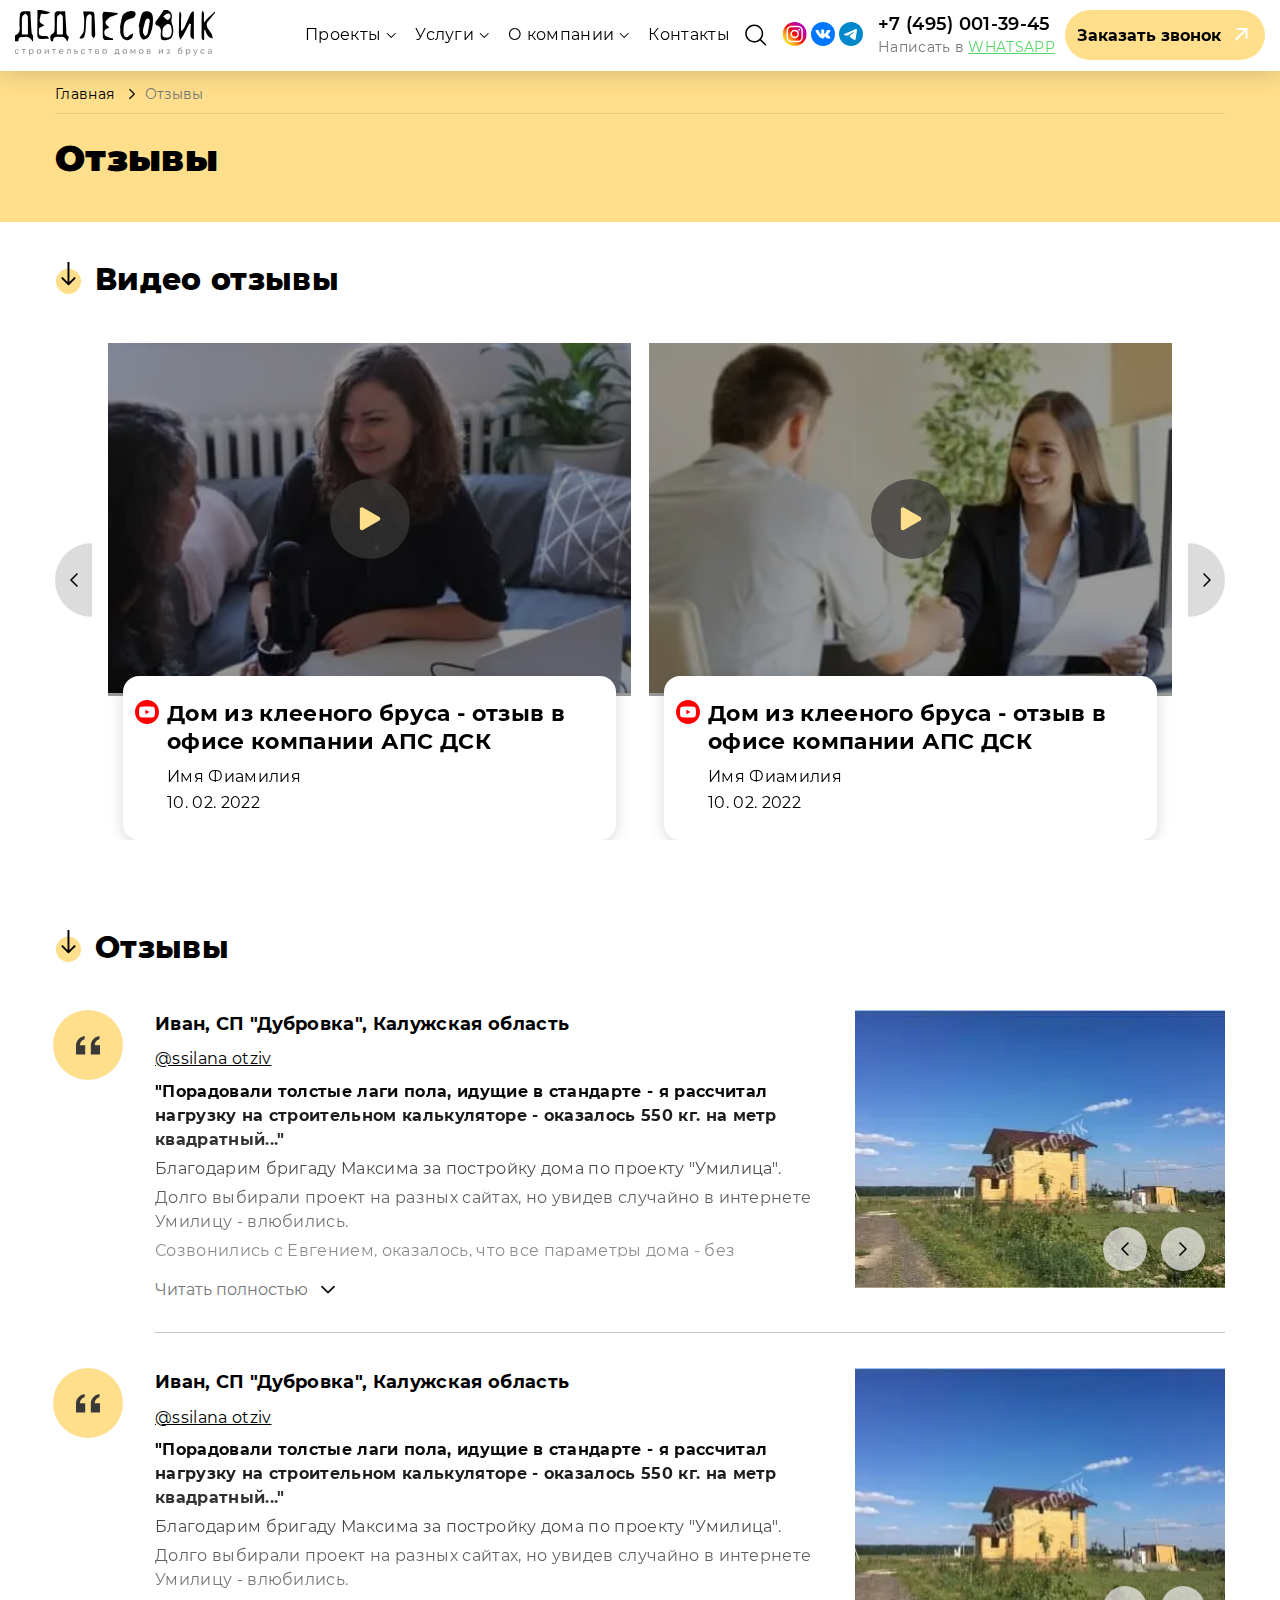
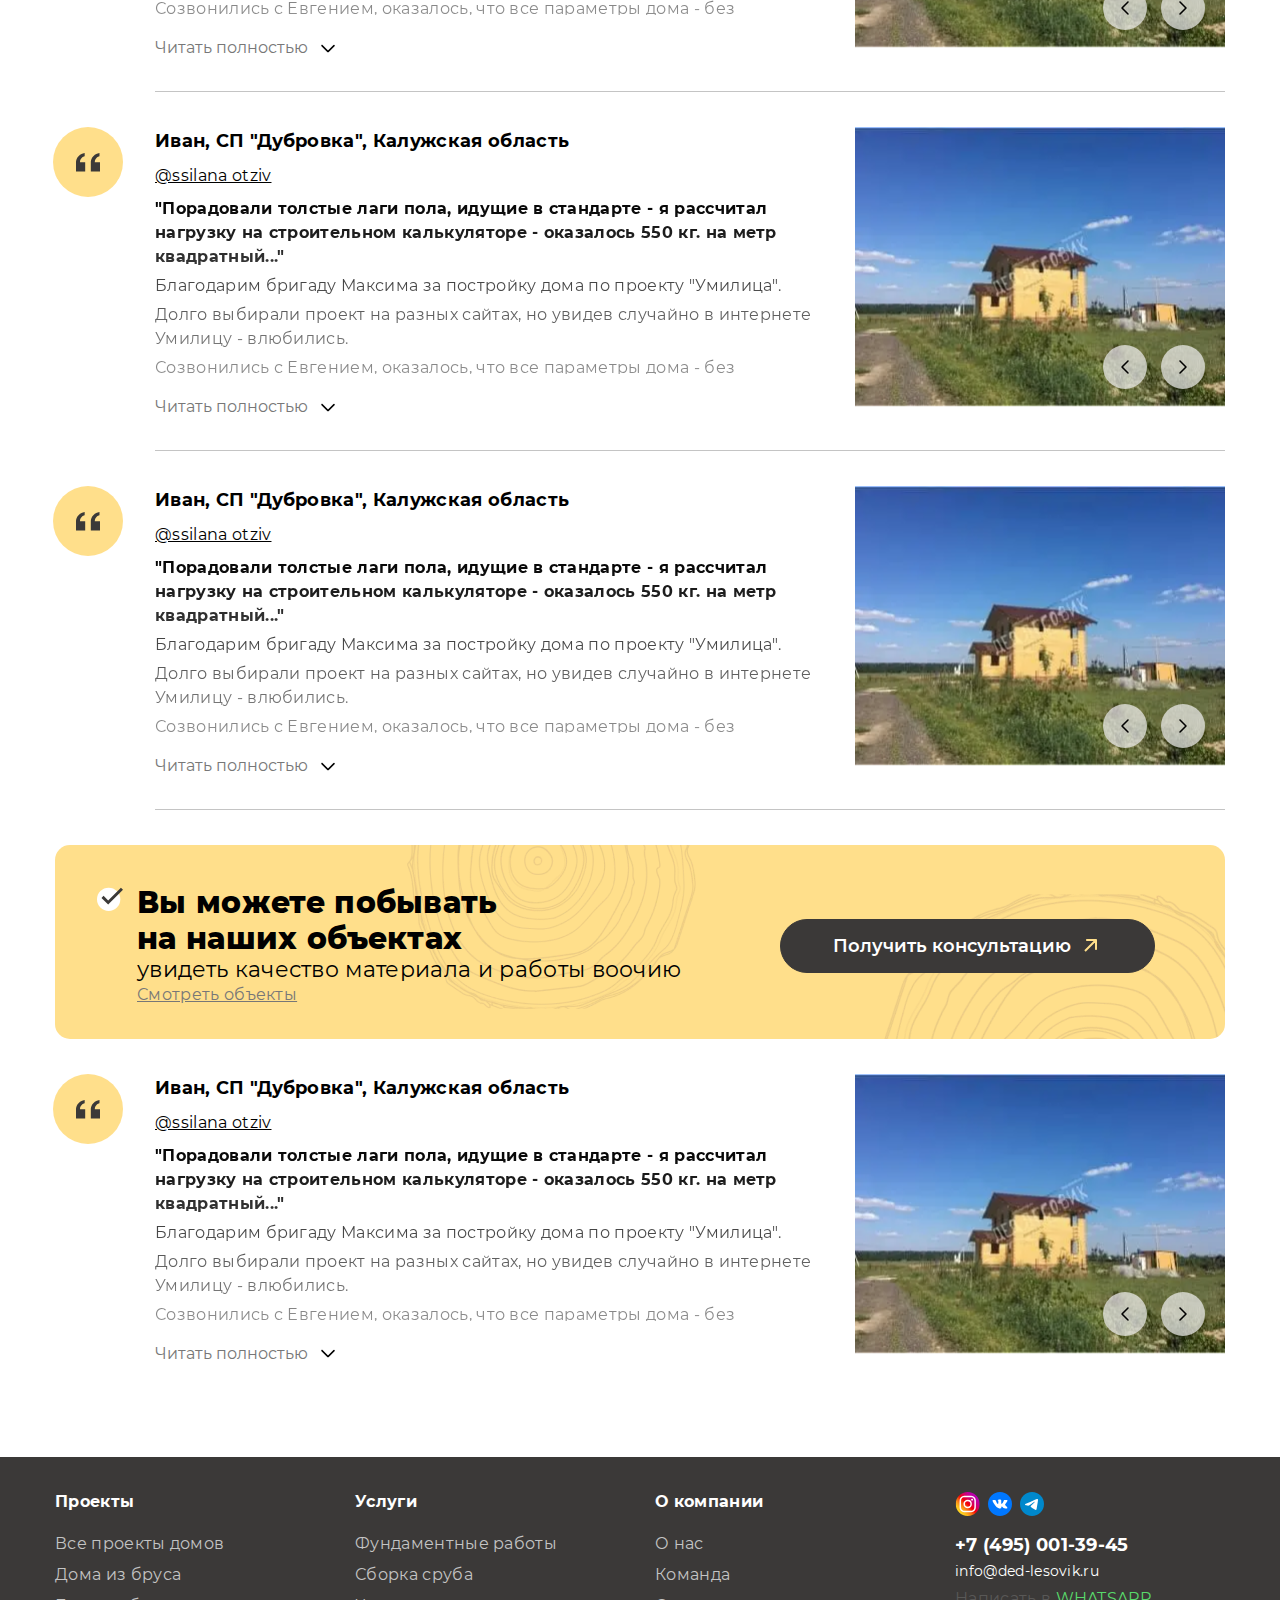
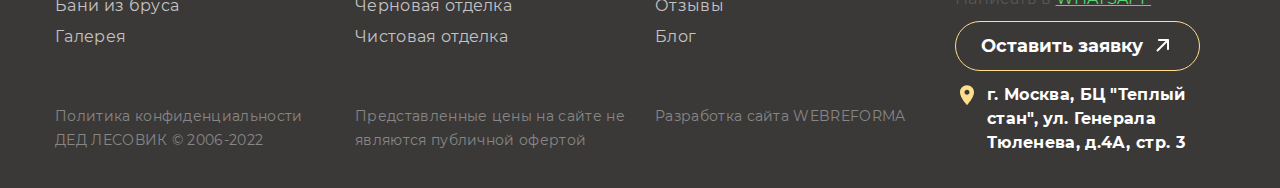
<file: feedback.html>
<!DOCTYPE html> <html lang="en">

<head>
    <meta charset="UTF-8">
    <meta name="viewport" content="width=device-width, initial-scale=1.0">
    <meta name="description" content="">
    <meta name="keywords" content="">
    <link rel="shortcut icon" href="img/favicons/favicon.svg" type="image/svg+xml">
    <link rel="shortcut icon" href="img/favicons/favicon.webp" type="image/webp">
    <link rel="shortcut icon" href="img/favicons/favicon.png" type="image/x-icon">
    <link rel="stylesheet" href="css/libs.min.css">
    <link rel="stylesheet" href="css/style.min.css">
    <meta name="author" content="Разработка Digital-агентство WebReforma https://webreforma.ru" />
    <title>Отзывы</title>
</head>

<body>
    <div class="wrapper">
        <header id="header" class='header'>
            <div class='container'>
    <div class='header__inner'>
        <a href="index.html" class="header__logo">
            <img src="img/logo.svg" alt="Логотип" title="Логотип">
        </a>
        <div class="header__mob-menu">
            <nav class="nav">
                <div class="nav__item">
                    <div class="nav__item-show">
                        <span>Проекты</span>
                        <svg width="17" height="17" viewBox="0 0 17 17" fill="none" xmlns="http://www.w3.org/2000/svg">
                            <path d="M12.6842 6.49905C12.6846 6.56486 12.6719 6.63009 12.6471 6.69101C12.6222 6.75193 12.5855 6.80733 12.5392 6.85405L8.53917 10.8541C8.49269 10.9009 8.43739 10.9381 8.37646 10.9635C8.31553 10.9889 8.25018 11.002 8.18418 11.002C8.11817 11.002 8.05282 10.9889 7.99189 10.9635C7.93096 10.9381 7.87566 10.9009 7.82918 10.8541L3.82917 6.85405C3.73502 6.7599 3.68213 6.63221 3.68213 6.49905C3.68213 6.3659 3.73502 6.23821 3.82917 6.14405C3.92333 6.0499 4.05102 5.99701 4.18417 5.99701C4.31733 5.99701 4.44502 6.0499 4.53917 6.14405L8.18417 9.79405L11.8292 6.14405C11.8757 6.09719 11.931 6.05999 11.9919 6.03461C12.0528 6.00922 12.1182 5.99615 12.1842 5.99615C12.2502 5.99615 12.3155 6.00922 12.3765 6.03461C12.4374 6.05999 12.4927 6.09719 12.5392 6.14405C12.5855 6.19077 12.6222 6.24618 12.6471 6.3071C12.6719 6.36802 12.6846 6.43325 12.6842 6.49905Z" fill="black"/>
                        </svg>
                    </div>
                    <div class="nav__item-hidden">
                        <div class="nav__item-hidden-inner">
                            <a href="" class="nav__item-link">Все проекты домов</a>
                            <a href="" class="nav__item-link">Бани из бруса</a>
                            <a href="" class="nav__item-link">Дома из бруса</a>
                            <a href="" class="nav__item-link">Галерея</a>
                        </div>
                    </div>
                </div>
                <div class="nav__item">
                    <div class="nav__item-show">
                        <span>Услуги</span>
                        <svg width="17" height="17" viewBox="0 0 17 17" fill="none" xmlns="http://www.w3.org/2000/svg">
                            <path d="M12.6842 6.49905C12.6846 6.56486 12.6719 6.63009 12.6471 6.69101C12.6222 6.75193 12.5855 6.80733 12.5392 6.85405L8.53917 10.8541C8.49269 10.9009 8.43739 10.9381 8.37646 10.9635C8.31553 10.9889 8.25018 11.002 8.18418 11.002C8.11817 11.002 8.05282 10.9889 7.99189 10.9635C7.93096 10.9381 7.87566 10.9009 7.82918 10.8541L3.82917 6.85405C3.73502 6.7599 3.68213 6.63221 3.68213 6.49905C3.68213 6.3659 3.73502 6.23821 3.82917 6.14405C3.92333 6.0499 4.05102 5.99701 4.18417 5.99701C4.31733 5.99701 4.44502 6.0499 4.53917 6.14405L8.18417 9.79405L11.8292 6.14405C11.8757 6.09719 11.931 6.05999 11.9919 6.03461C12.0528 6.00922 12.1182 5.99615 12.1842 5.99615C12.2502 5.99615 12.3155 6.00922 12.3765 6.03461C12.4374 6.05999 12.4927 6.09719 12.5392 6.14405C12.5855 6.19077 12.6222 6.24618 12.6471 6.3071C12.6719 6.36802 12.6846 6.43325 12.6842 6.49905Z" fill="black"/>
                        </svg>
                    </div>
                    <div class="nav__item-hidden">
                        <div class="nav__item-hidden-inner">
                            <a href="" class="nav__item-link">Все проекты домов</a>
                            <a href="" class="nav__item-link">Бани из бруса</a>
                            <a href="" class="nav__item-link">Дома из бруса</a>
                            <a href="" class="nav__item-link">Галерея</a>
                        </div>
                    </div>
                </div>
                <div class="nav__item">
                    <div class="nav__item-show">
                        <span>О компании</span>
                        <svg width="17" height="17" viewBox="0 0 17 17" fill="none" xmlns="http://www.w3.org/2000/svg">
                            <path d="M12.6842 6.49905C12.6846 6.56486 12.6719 6.63009 12.6471 6.69101C12.6222 6.75193 12.5855 6.80733 12.5392 6.85405L8.53917 10.8541C8.49269 10.9009 8.43739 10.9381 8.37646 10.9635C8.31553 10.9889 8.25018 11.002 8.18418 11.002C8.11817 11.002 8.05282 10.9889 7.99189 10.9635C7.93096 10.9381 7.87566 10.9009 7.82918 10.8541L3.82917 6.85405C3.73502 6.7599 3.68213 6.63221 3.68213 6.49905C3.68213 6.3659 3.73502 6.23821 3.82917 6.14405C3.92333 6.0499 4.05102 5.99701 4.18417 5.99701C4.31733 5.99701 4.44502 6.0499 4.53917 6.14405L8.18417 9.79405L11.8292 6.14405C11.8757 6.09719 11.931 6.05999 11.9919 6.03461C12.0528 6.00922 12.1182 5.99615 12.1842 5.99615C12.2502 5.99615 12.3155 6.00922 12.3765 6.03461C12.4374 6.05999 12.4927 6.09719 12.5392 6.14405C12.5855 6.19077 12.6222 6.24618 12.6471 6.3071C12.6719 6.36802 12.6846 6.43325 12.6842 6.49905Z" fill="black"/>
                        </svg>
                    </div>
                    <div class="nav__item-hidden">
                        <div class="nav__item-hidden-inner">
                            <a href="" class="nav__item-link">Дома из бруса</a>
                            <a href="" class="nav__item-link">Галерея</a>
                        </div>
                    </div>
                </div>
                <div class="nav__item">
                    <a href="" class="nav__item-link2">Контакты</a>
                </div>
            </nav>
            <button class="header__btn btn btn-yellow">
                <span>Заказать звонок</span>
                <svg width="25" height="24" viewBox="0 0 25 24" fill="none" xmlns="http://www.w3.org/2000/svg">
                    <path d="M18.5 6C18.5 5.44771 18.0523 5 17.5 5L8.5 5C7.94772 5 7.5 5.44771 7.5 6C7.5 6.55228 7.94772 7 8.5 7L16.5 7L16.5 15C16.5 15.5523 16.9477 16 17.5 16C18.0523 16 18.5 15.5523 18.5 15L18.5 6ZM7.20711 17.7071L18.2071 6.70711L16.7929 5.29289L5.79289 16.2929L7.20711 17.7071Z" fill="white"/>
                </svg>
            </button>
            <div class="header__socials-mob">
                <a href="" class="header__socials-mob-item">
                    <img src="img/instagram.svg" alt="Инстаграм" title="Инстаграм">
                </a>
                <a href="" class="header__socials-mob-item">
                    <img src="img/vk.svg" alt="Вконтакте" title="Вконтакте">
                </a>
                <a href="" class="header__socials-mob-item">
                    <img src="img/telegram.svg" alt="Телеграм" title="Телеграм">
                </a>
            </div>
        </div>
        <div class="header__search header__search-active">
            <button class="header__search-btn btn">
                <svg width="22" height="22" viewBox="0 0 22 22" fill="none" xmlns="http://www.w3.org/2000/svg">
                    <path d="M20.9852 20.2175L16.1102 15.3425H16.0577C17.5603 13.5708 18.3196 11.2867 18.1768 8.96798C18.0341 6.64929 17.0002 4.47562 15.2916 2.90166C13.583 1.32771 11.332 0.475392 9.00937 0.523011C6.68677 0.57063 4.47256 1.51449 2.82989 3.15716C1.18722 4.79983 0.24336 7.01405 0.195741 9.33664C0.148122 11.6592 1.00044 13.9103 2.57439 15.6189C4.14835 17.3275 6.32202 18.3613 8.64071 18.5041C10.9594 18.6469 13.2435 17.8876 15.0152 16.3849C15.0152 16.3849 15.0152 16.4224 15.0152 16.4374L19.8902 21.3125C19.9599 21.3827 20.0429 21.4385 20.1342 21.4766C20.2256 21.5147 20.3237 21.5343 20.4227 21.5343C20.5217 21.5343 20.6197 21.5147 20.7111 21.4766C20.8025 21.4385 20.8855 21.3827 20.9552 21.3125C21.0321 21.2444 21.0942 21.1612 21.1376 21.0682C21.181 20.9751 21.2049 20.8741 21.2077 20.7715C21.2105 20.6688 21.1922 20.5667 21.154 20.4714C21.1157 20.3761 21.0582 20.2896 20.9852 20.2175ZM9.20268 16.9999C7.71932 16.9999 6.26927 16.5601 5.0359 15.736C3.80253 14.9119 2.84124 13.7405 2.27358 12.3701C1.70592 10.9996 1.5574 9.49163 1.84679 8.03677C2.13618 6.58191 2.85048 5.24554 3.89938 4.19665C4.94827 3.14775 6.28464 2.43345 7.7395 2.14406C9.19436 1.85467 10.7024 2.00319 12.0728 2.57085C13.4433 3.13851 14.6146 4.0998 15.4387 5.33317C16.2628 6.56654 16.7027 8.01659 16.7027 9.49995C16.7027 10.4849 16.5087 11.4601 16.1318 12.3701C15.7549 13.28 15.2024 14.1068 14.506 14.8033C13.8095 15.4997 12.9827 16.0521 12.0728 16.429C11.1629 16.806 10.1876 16.9999 9.20268 16.9999Z" fill="black"/>
                </svg>
            </button>
            <div class="header__search-show">
                <input type="text" placeholder="Поиск">
                <button class="header__search-clear btn">
                    <svg width="18" height="18" viewBox="0 0 18 18" fill="none" xmlns="http://www.w3.org/2000/svg">
                        <path d="M11.029 6.05197C10.9066 6.17368 10.8458 6.33365 10.8458 6.49363C10.8458 6.65361 10.9066 6.81359 11.029 6.93529C11.273 7.17934 11.6689 7.17934 11.9129 6.93529L16.9149 1.93837C17.1589 1.69432 17.1589 1.29909 16.9149 1.05504C16.6708 0.810998 16.275 0.810998 16.0309 1.05504L11.029 6.05197Z" fill="#C4C4C4"/>
                        <path d="M8.96998 9.87574L16.0309 16.9304C16.275 17.1745 16.6708 17.1745 16.9149 16.9304C17.1589 16.6864 17.2668 16.2911 17.0222 16.0471L9.62746 8.55138L9.62746 8.36568L9.41102 8.36568L1.90904 0.962824C1.665 0.718781 1.26913 0.765205 1.02509 1.00862C0.902753 1.13033 0.841899 1.31352 0.841899 1.4735C0.841899 1.63347 0.902753 1.80474 1.02509 1.92645L8.08541 8.98677L1.02446 16.0439C0.902125 16.1657 0.841271 16.3275 0.841271 16.4869C0.841271 16.6462 0.902125 16.8074 1.02446 16.9292C1.2685 17.1732 1.66437 17.1738 1.90841 16.9298L8.96998 9.87574Z" fill="#C4C4C4"/>
                    </svg>
                </button>
            </div>
            <div class="header__search-hidden">
                <a href="" class="header__search-item">
                    <img src="img/search.webp" alt="Дом" title="Дом">
                    <span>Название дома</span>
                </a>
                <a href="" class="header__search-item">
                    <img src="img/search.webp" alt="Дом" title="Дом">
                    <span>Название дома</span>
                </a>
                <a href="" class="header__search-item">
                    <img src="img/search.webp" alt="Дом" title="Дом">
                    <span>Название дома</span>
                </a>
                <a href="" class="header__search-link btn-link">
                    <span>Все результаты поиска</span>
                    <svg width="24" height="24" viewBox="0 0 24 24" fill="none" xmlns="http://www.w3.org/2000/svg">
                        <path d="M18 6C18 5.44771 17.5523 5 17 5L8 5C7.44772 5 7 5.44771 7 6C7 6.55228 7.44772 7 8 7L16 7L16 15C16 15.5523 16.4477 16 17 16C17.5523 16 18 15.5523 18 15L18 6ZM6.70711 17.7071L17.7071 6.70711L16.2929 5.29289L5.29289 16.2929L6.70711 17.7071Z" fill="#3B3938"/>
                    </svg>
                </a>
            </div>

        </div>
        <div class="header__socials">
            <a href="" class="header__socials-item">
                <img src="img/instagram.svg" alt="Инстаграм" title="Инстаграм">
            </a>
            <a href="" class="header__socials-item header__socials-item--hidden">
                <img src="img/vk.svg" alt="Вконтакте" title="Вконтакте">
            </a>
            <a href="" class="header__socials-item header__socials-item--hidden">
                <img src="img/telegram.svg" alt="Телеграм" title="Телеграм">
            </a>
        </div>

        <div class="header__contacts">
            <a href="tel:+7 (495) 001-39-45" class="header__phone">+7 (495) 001-39-45</a>
            <div class="header__whatsapp">
                <span>Написать в </span>
                <a href="">WHATSAPP</a>
            </div>
        </div>
        <button class="header__burger"></button>
    </div>
</div>
        </header>

        <main class="content">

            <section class='page-top'>
                <div class='container'>
                    <div class="breadcrumbs">
                        <a href="" class="breadcrumbs__item">Главная</a>
                        <span class="breadcrumbs__item">Отзывы</span>
                    </div>
                    <h1 class="page-top__title title1-bold">Отзывы</h1>
                </div>
            </section>

            <section class='video-feedback'>
                <div class='container'>
                    <div class="video-feedback__arrow-title arrow-title">
                        <h2 class="video-feedback__title title2-bold">
                            Видео отзывы
                        </h2>
                        <div class="arrow-title__img"></div>
                    </div>
                    <div class='video-feedback__inner'>
                        <div class='video-feedback__prev swiper-button-prev slider-btn2 slider-btn2--prev'>
                            <svg width="8" height="14" viewBox="0 0 8 14" fill="none" xmlns="http://www.w3.org/2000/svg">
                                <path d="M7.00002 13.75C6.90131 13.7506 6.80346 13.7317 6.71208 13.6943C6.62071 13.657 6.5376 13.602 6.46752 13.5325L0.467515 7.53252C0.397219 7.46279 0.341423 7.37984 0.303347 7.28845C0.26527 7.19706 0.245667 7.09903 0.245667 7.00002C0.245667 6.90101 0.26527 6.80298 0.303347 6.71158C0.341423 6.62019 0.397219 6.53724 0.467515 6.46752L6.46752 0.467517C6.60874 0.326289 6.80029 0.246948 7.00002 0.246948C7.19974 0.246948 7.39129 0.326289 7.53251 0.467517C7.67374 0.608745 7.75308 0.800291 7.75308 1.00002C7.75308 1.19974 7.67374 1.39129 7.53251 1.53252L2.05752 7.00002L7.53251 12.4675C7.60281 12.5372 7.65861 12.6202 7.69668 12.7116C7.73476 12.803 7.75436 12.901 7.75436 13C7.75436 13.099 7.73476 13.1971 7.69668 13.2885C7.65861 13.3798 7.60281 13.4628 7.53251 13.5325C7.46243 13.602 7.37932 13.657 7.28795 13.6943C7.19657 13.7317 7.09872 13.7506 7.00002 13.75Z" fill="black"/>
                            </svg>
                        </div>
                        <div class='swiper-container'>
                            <div class='swiper-wrapper'>
                                <div class='swiper-slide'>
                                    <a href="" class="feedback-card">
    <div class="feedback-card__top">
        <img src="img/video-feedback.webp" alt="Картинка отзыва" title="Картинка отзыва">
        <button class="feedback-card__play btn">
            <svg width="22" height="24" viewBox="0 0 22 24" fill="none" xmlns="http://www.w3.org/2000/svg">
                <path d="M20.333 9.93464C21.6663 10.7044 21.6663 12.6289 20.333 13.3987L3.833 22.925C2.49967 23.6948 0.833007 22.7326 0.833007 21.193L0.833008 2.1404C0.833008 0.600804 2.49967 -0.361445 3.83301 0.408356L20.333 9.93464Z" fill="#FFDF8B"></path>
            </svg>
        </button>
    </div>
    <div class="feedback-card__bottom">
        <div class="feedback-card__info">
            <div class="feedback-card__title">
                <img src="img/youtube.svg" alt="Youtube" title="Youtube">
                <span>Дом из клееного бруса - отзыв в офисе компании АПС ДСК</span>
            </div>
            <div class="feedback-card__name">Имя Фиамилия</div>
            <div class="feedback-card__date">10. 02. 2022</div>
        </div>
    </div>
</a>
                                </div>
                                <div class='swiper-slide'>
                                    <a href="" class="feedback-card">
    <div class="feedback-card__top">
        <img src="img/video-feedback2.webp" alt="Картинка отзыва" title="Картинка отзыва">
        <button class="feedback-card__play btn">
            <svg width="22" height="24" viewBox="0 0 22 24" fill="none" xmlns="http://www.w3.org/2000/svg">
                <path d="M20.333 9.93464C21.6663 10.7044 21.6663 12.6289 20.333 13.3987L3.833 22.925C2.49967 23.6948 0.833007 22.7326 0.833007 21.193L0.833008 2.1404C0.833008 0.600804 2.49967 -0.361445 3.83301 0.408356L20.333 9.93464Z" fill="#FFDF8B"></path>
            </svg>
        </button>
    </div>
    <div class="feedback-card__bottom">
        <div class="feedback-card__info">
            <div class="feedback-card__title">
                <img src="img/youtube.svg" alt="Youtube" title="Youtube">
                <span>Дом из клееного бруса - отзыв в офисе компании АПС ДСК</span>
            </div>
            <div class="feedback-card__name">Имя Фиамилия</div>
            <div class="feedback-card__date">10. 02. 2022</div>
        </div>
    </div>
</a>
                                </div>
                                <div class='swiper-slide'>
                                    <a href="" class="feedback-card">
    <div class="feedback-card__top">
        <img src="img/video-feedback3.webp" alt="Картинка отзыва" title="Картинка отзыва">
        <button class="feedback-card__play btn">
            <svg width="22" height="24" viewBox="0 0 22 24" fill="none" xmlns="http://www.w3.org/2000/svg">
                <path d="M20.333 9.93464C21.6663 10.7044 21.6663 12.6289 20.333 13.3987L3.833 22.925C2.49967 23.6948 0.833007 22.7326 0.833007 21.193L0.833008 2.1404C0.833008 0.600804 2.49967 -0.361445 3.83301 0.408356L20.333 9.93464Z" fill="#FFDF8B"></path>
            </svg>
        </button>
    </div>
    <div class="feedback-card__bottom">
        <div class="feedback-card__info">
            <div class="feedback-card__title">
                <img src="img/youtube.svg" alt="Youtube" title="Youtube">
                <span>Дом из клееного бруса - отзыв в офисе компании АПС ДСК</span>
            </div>
            <div class="feedback-card__name">Имя Фиамилия</div>
            <div class="feedback-card__date">10. 02. 2022</div>
        </div>
    </div>
</a>
                                </div>
                                <div class='swiper-slide'>
                                    <a href="" class="feedback-card">
    <div class="feedback-card__top">
        <img src="img/video-feedback.webp" alt="Картинка отзыва" title="Картинка отзыва">
        <button class="feedback-card__play btn">
            <svg width="22" height="24" viewBox="0 0 22 24" fill="none" xmlns="http://www.w3.org/2000/svg">
                <path d="M20.333 9.93464C21.6663 10.7044 21.6663 12.6289 20.333 13.3987L3.833 22.925C2.49967 23.6948 0.833007 22.7326 0.833007 21.193L0.833008 2.1404C0.833008 0.600804 2.49967 -0.361445 3.83301 0.408356L20.333 9.93464Z" fill="#FFDF8B"></path>
            </svg>
        </button>
    </div>
    <div class="feedback-card__bottom">
        <div class="feedback-card__info">
            <div class="feedback-card__title">
                <img src="img/youtube.svg" alt="Youtube" title="Youtube">
                <span>Дом из клееного бруса - отзыв в офисе компании АПС ДСК</span>
            </div>
            <div class="feedback-card__name">Имя Фиамилия</div>
            <div class="feedback-card__date">10. 02. 2022</div>
        </div>
    </div>
</a>
                                </div>
                            </div>
                        </div>
                        <div class='video-feedback__next swiper-button-next slider-btn2 slider-btn2--next'>
                            <svg width="8" height="14" viewBox="0 0 8 14" fill="none" xmlns="http://www.w3.org/2000/svg">
                                <path d="M0.999986 0.24693C1.09869 0.246359 1.19654 0.265277 1.28792 0.302601C1.37929 0.339924 1.4624 0.39492 1.53249 0.46443L7.53249 6.46443C7.60278 6.53415 7.65858 6.6171 7.69665 6.7085C7.73473 6.79989 7.75433 6.89792 7.75433 6.99693C7.75433 7.09594 7.73473 7.19397 7.69665 7.28536C7.65858 7.37676 7.60278 7.45971 7.53249 7.52943L1.53248 13.5294C1.39126 13.6707 1.19971 13.75 0.999985 13.75C0.800259 13.75 0.608713 13.6707 0.467485 13.5294C0.326258 13.3882 0.246916 13.1967 0.246916 12.9969C0.246916 12.7972 0.326258 12.6057 0.467486 12.4644L5.94249 6.99693L0.467486 1.52943C0.39719 1.45971 0.341393 1.37676 0.303317 1.28536C0.26524 1.19397 0.245637 1.09594 0.245637 0.996929C0.245637 0.897921 0.26524 0.799892 0.303317 0.708497C0.341393 0.617103 0.39719 0.534152 0.467487 0.46443C0.537567 0.39492 0.620677 0.339924 0.712055 0.302601C0.803434 0.265277 0.901281 0.246359 0.999986 0.24693Z" fill="black"/>
                            </svg>
                        </div>
                    </div>
                </div>
            </section>

            <section class='feedback'>
                <div class='container'>
                    <div class="feedback__arrow-title arrow-title">
                        <h2 class="feedback__title title2-bold">
                            Отзывы
                        </h2>
                        <div class="arrow-title__img"></div>
                    </div>
                    <div class='feedback__inner'>
                        <div class="feedback__item">
                            <div class="feedback-info">
    <div class="feedback-info__left">
        <span class="feedback-info__icon"></span>
        <h4 class="feedback-info__title">Иван, СП "Дубровка", Калужская область</h4>
        <a href="" class="feedback-info__social">@ssilana otziv</a>
        <div class="feedback-info__desc">
            <p>
                <strong>"Порадовали толстые лаги пола, идущие в стандарте - я рассчитал нагрузку на строительном калькуляторе - оказалось 550 кг. на метр квадратный..."</strong>
            </p>
            <p>Благодарим бригаду Максима за постройку дома по проекту "Умилица".</p>
            <p>Долго выбирали проект на разных сайтах, но увидев случайно в интернете Умилицу - влюбились. </p>
            <p>Созвонились с Евгением, оказалось, что все параметры дома - без экономии на материалах, по-честному. При первом общении уточняли у Евгения конструктив обвязки и лаг пола - оказалось, делают по совести, крепя лаги пола к стенам и опирая на
                обвязку (по опыту моего тестя с домом по соседству "фирма" запилила лаги пола в обвязочный брус, а не в стеновой, и именно так получила искомую высоту потолка). Порадовали толстые лаги пола, идущие в стандарте - я рассчитал нагрузку на
                строительном калькуляторе - оказалось 550 кг на метр квадратный (у всех остальных фирм 250 кг позиционируется как "счастье за доплату"). Такая нагрузка формально и не нужна, но она гарантирует, что ничего не будет прогибаться и скрипеть.
                Удивила высота потолка по проекту - 2,6 метра над окном эркера (3,6 метра под крышей).</p>
            <p>Дом уже в стандарте идет с обсадой, что принципиально важно при усадке: стены выходят ровные.</p>
            <p>Решили брать!</p>
            <p>Мы немного доработали проект, убрав, как нам показалось, лишнее окно в эркере, смотрящее на вход на открытую террасу, заказали бОльшие размеры окон по фронтону (шириной 2 метра вместо 1,5 метров), убрали перемычку под треугольными окошками
                второго света. Убрали лишнюю перегородку между кухней (на плане - комната) и гостиной. Достроили "топочную" с обратной стороны дома, зеркально от террасы. Все изменения были оперативно внесены в проект абсолютно бесплатно (и даже без предоплаты
                по дому), что тоже не могло не порадовать.</p>
            <p>Бригада Максима приехала точно в срок. Сдали дом также, как и обещали, собрав за две недели. Сдерживание обещаний (на фоне уже имевшего у нас опыта общения с другими строителями - у тестя, у других родственников, кто уже строился по соседству)
                - как будто сказка, настолько это из другой, не российской, реальности.</p>
            <p>Отдельно хотелось бы отметить качество работ. Углы бригада запиливает сама (т.е. брус приходит не "конструктором", без чашек). Так вот: все сделано четко, с ровными аккуратными запилами и минимальными технологическими зазорами! За их работой
                было приятно наблюдать.</p>
            <p>Вышел очень красивый дом.</p>
            <p>После усадки будем продолжать работать с Дедом Лесовиком, и рекомендуем его всем.</p>
        </div>
        <button class="feedback-info__more">
            <span class="feedback-info__more-open">Читать полностью</span>
            <span class="feedback-info__more-close">Свернуть</span>
            <svg width="24" height="25" viewBox="0 0 24 25" fill="none" xmlns="http://www.w3.org/2000/svg">
                <path d="M18.7511 9.59837C18.7517 9.69708 18.7328 9.79493 18.6954 9.8863C18.6581 9.97768 18.6031 10.0608 18.5336 10.1309L12.5336 16.1309C12.4639 16.2012 12.3809 16.257 12.2895 16.295C12.1982 16.3331 12.1001 16.3527 12.0011 16.3527C11.9021 16.3527 11.8041 16.3331 11.7127 16.295C11.6213 16.257 11.5383 16.2012 11.4686 16.1309L5.46862 10.1309C5.32739 9.98965 5.24805 9.7981 5.24805 9.59837C5.24805 9.39865 5.32739 9.2071 5.46862 9.06587C5.60984 8.92465 5.80139 8.8453 6.00112 8.8453C6.20084 8.8453 6.39239 8.92465 6.53362 9.06587L12.0011 14.5409L17.4686 9.06587C17.5383 8.99558 17.6213 8.93978 17.7127 8.9017C17.8041 8.86363 17.9021 8.84402 18.0011 8.84402C18.1001 8.84402 18.1982 8.86363 18.2895 8.9017C18.3809 8.93978 18.4639 8.99558 18.5336 9.06587C18.6031 9.13595 18.6581 9.21906 18.6954 9.31044C18.7328 9.40182 18.7517 9.49967 18.7511 9.59837Z" fill="black"/>
            </svg>
        </button>
        <div class="feedback-info__slider2">
            <div class='swiper-container'>
                <div class='swiper-wrapper'>
                    <div class='swiper-slide'>
                        <img src="img/feedback2.webp" alt="Картинка отзыва" title="Картинка отзыва">
                    </div>
                    <div class='swiper-slide'>
                        <img src="img/feedback2.webp" alt="Картинка отзыва" title="Картинка отзыва">
                    </div>
                    <div class='swiper-slide'>
                        <img src="img/feedback2.webp" alt="Картинка отзыва" title="Картинка отзыва">
                    </div>
                </div>
            </div>
            <div class='feedback-info__prev swiper-button-prev slider-btn'>
                <svg width="8" height="14" viewBox="0 0 8 14" fill="none" xmlns="http://www.w3.org/2000/svg">
                <path d="M7.00002 13.75C6.90131 13.7506 6.80346 13.7317 6.71208 13.6943C6.62071 13.657 6.5376 13.602 6.46752 13.5325L0.467515 7.53252C0.397219 7.46279 0.341423 7.37984 0.303347 7.28845C0.26527 7.19706 0.245667 7.09903 0.245667 7.00002C0.245667 6.90101 0.26527 6.80298 0.303347 6.71158C0.341423 6.62019 0.397219 6.53724 0.467515 6.46752L6.46752 0.467517C6.60874 0.326289 6.80029 0.246948 7.00002 0.246948C7.19974 0.246948 7.39129 0.326289 7.53251 0.467517C7.67374 0.608745 7.75308 0.800291 7.75308 1.00002C7.75308 1.19974 7.67374 1.39129 7.53251 1.53252L2.05752 7.00002L7.53251 12.4675C7.60281 12.5372 7.65861 12.6202 7.69668 12.7116C7.73476 12.803 7.75436 12.901 7.75436 13C7.75436 13.099 7.73476 13.1971 7.69668 13.2885C7.65861 13.3798 7.60281 13.4628 7.53251 13.5325C7.46243 13.602 7.37932 13.657 7.28795 13.6943C7.19657 13.7317 7.09872 13.7506 7.00002 13.75Z" fill="black"/>
            </svg>
            </div>
            <div class='feedback-info__next swiper-button-next slider-btn'>
                <svg width="8" height="14" viewBox="0 0 8 14" fill="none" xmlns="http://www.w3.org/2000/svg">
                <path d="M0.999986 0.24693C1.09869 0.246359 1.19654 0.265277 1.28792 0.302601C1.37929 0.339924 1.4624 0.39492 1.53249 0.46443L7.53249 6.46443C7.60278 6.53415 7.65858 6.6171 7.69665 6.7085C7.73473 6.79989 7.75433 6.89792 7.75433 6.99693C7.75433 7.09594 7.73473 7.19397 7.69665 7.28536C7.65858 7.37676 7.60278 7.45971 7.53249 7.52943L1.53248 13.5294C1.39126 13.6707 1.19971 13.75 0.999985 13.75C0.800259 13.75 0.608713 13.6707 0.467485 13.5294C0.326258 13.3882 0.246916 13.1967 0.246916 12.9969C0.246916 12.7972 0.326258 12.6057 0.467486 12.4644L5.94249 6.99693L0.467486 1.52943C0.39719 1.45971 0.341393 1.37676 0.303317 1.28536C0.26524 1.19397 0.245637 1.09594 0.245637 0.996929C0.245637 0.897921 0.26524 0.799892 0.303317 0.708497C0.341393 0.617103 0.39719 0.534152 0.467487 0.46443C0.537567 0.39492 0.620677 0.339924 0.712055 0.302601C0.803434 0.265277 0.901281 0.246359 0.999986 0.24693Z" fill="black"/>
            </svg>
            </div>
        </div>
    </div>
    <div class="feedback-info__right">
        <div class="feedback-info__slider">
            <div class='swiper-container'>
                <div class='swiper-wrapper'>
                    <div class='swiper-slide'>
                        <img src="img/feedback2.webp" alt="Картинка отзыва" title="Картинка отзыва">
                    </div>
                    <div class='swiper-slide'>
                        <img src="img/feedback2.webp" alt="Картинка отзыва" title="Картинка отзыва">
                    </div>
                    <div class='swiper-slide'>
                        <img src="img/feedback2.webp" alt="Картинка отзыва" title="Картинка отзыва">
                    </div>
                </div>
            </div>
            <div class='feedback-info__prev swiper-button-prev slider-btn'>
                <svg width="8" height="14" viewBox="0 0 8 14" fill="none" xmlns="http://www.w3.org/2000/svg">
                <path d="M7.00002 13.75C6.90131 13.7506 6.80346 13.7317 6.71208 13.6943C6.62071 13.657 6.5376 13.602 6.46752 13.5325L0.467515 7.53252C0.397219 7.46279 0.341423 7.37984 0.303347 7.28845C0.26527 7.19706 0.245667 7.09903 0.245667 7.00002C0.245667 6.90101 0.26527 6.80298 0.303347 6.71158C0.341423 6.62019 0.397219 6.53724 0.467515 6.46752L6.46752 0.467517C6.60874 0.326289 6.80029 0.246948 7.00002 0.246948C7.19974 0.246948 7.39129 0.326289 7.53251 0.467517C7.67374 0.608745 7.75308 0.800291 7.75308 1.00002C7.75308 1.19974 7.67374 1.39129 7.53251 1.53252L2.05752 7.00002L7.53251 12.4675C7.60281 12.5372 7.65861 12.6202 7.69668 12.7116C7.73476 12.803 7.75436 12.901 7.75436 13C7.75436 13.099 7.73476 13.1971 7.69668 13.2885C7.65861 13.3798 7.60281 13.4628 7.53251 13.5325C7.46243 13.602 7.37932 13.657 7.28795 13.6943C7.19657 13.7317 7.09872 13.7506 7.00002 13.75Z" fill="black"/>
            </svg>
            </div>
            <div class='feedback-info__next swiper-button-next slider-btn'>
                <svg width="8" height="14" viewBox="0 0 8 14" fill="none" xmlns="http://www.w3.org/2000/svg">
                <path d="M0.999986 0.24693C1.09869 0.246359 1.19654 0.265277 1.28792 0.302601C1.37929 0.339924 1.4624 0.39492 1.53249 0.46443L7.53249 6.46443C7.60278 6.53415 7.65858 6.6171 7.69665 6.7085C7.73473 6.79989 7.75433 6.89792 7.75433 6.99693C7.75433 7.09594 7.73473 7.19397 7.69665 7.28536C7.65858 7.37676 7.60278 7.45971 7.53249 7.52943L1.53248 13.5294C1.39126 13.6707 1.19971 13.75 0.999985 13.75C0.800259 13.75 0.608713 13.6707 0.467485 13.5294C0.326258 13.3882 0.246916 13.1967 0.246916 12.9969C0.246916 12.7972 0.326258 12.6057 0.467486 12.4644L5.94249 6.99693L0.467486 1.52943C0.39719 1.45971 0.341393 1.37676 0.303317 1.28536C0.26524 1.19397 0.245637 1.09594 0.245637 0.996929C0.245637 0.897921 0.26524 0.799892 0.303317 0.708497C0.341393 0.617103 0.39719 0.534152 0.467487 0.46443C0.537567 0.39492 0.620677 0.339924 0.712055 0.302601C0.803434 0.265277 0.901281 0.246359 0.999986 0.24693Z" fill="black"/>
            </svg>
            </div>
        </div>

    </div>
</div>
                        </div>
                        <div class="feedback__item">
                            <div class="feedback-info">
    <div class="feedback-info__left">
        <span class="feedback-info__icon"></span>
        <h4 class="feedback-info__title">Иван, СП "Дубровка", Калужская область</h4>
        <a href="" class="feedback-info__social">@ssilana otziv</a>
        <div class="feedback-info__desc">
            <p>
                <strong>"Порадовали толстые лаги пола, идущие в стандарте - я рассчитал нагрузку на строительном калькуляторе - оказалось 550 кг. на метр квадратный..."</strong>
            </p>
            <p>Благодарим бригаду Максима за постройку дома по проекту "Умилица".</p>
            <p>Долго выбирали проект на разных сайтах, но увидев случайно в интернете Умилицу - влюбились. </p>
            <p>Созвонились с Евгением, оказалось, что все параметры дома - без экономии на материалах, по-честному. При первом общении уточняли у Евгения конструктив обвязки и лаг пола - оказалось, делают по совести, крепя лаги пола к стенам и опирая на
                обвязку (по опыту моего тестя с домом по соседству "фирма" запилила лаги пола в обвязочный брус, а не в стеновой, и именно так получила искомую высоту потолка). Порадовали толстые лаги пола, идущие в стандарте - я рассчитал нагрузку на
                строительном калькуляторе - оказалось 550 кг на метр квадратный (у всех остальных фирм 250 кг позиционируется как "счастье за доплату"). Такая нагрузка формально и не нужна, но она гарантирует, что ничего не будет прогибаться и скрипеть.
                Удивила высота потолка по проекту - 2,6 метра над окном эркера (3,6 метра под крышей).</p>
            <p>Дом уже в стандарте идет с обсадой, что принципиально важно при усадке: стены выходят ровные.</p>
            <p>Решили брать!</p>
            <p>Мы немного доработали проект, убрав, как нам показалось, лишнее окно в эркере, смотрящее на вход на открытую террасу, заказали бОльшие размеры окон по фронтону (шириной 2 метра вместо 1,5 метров), убрали перемычку под треугольными окошками
                второго света. Убрали лишнюю перегородку между кухней (на плане - комната) и гостиной. Достроили "топочную" с обратной стороны дома, зеркально от террасы. Все изменения были оперативно внесены в проект абсолютно бесплатно (и даже без предоплаты
                по дому), что тоже не могло не порадовать.</p>
            <p>Бригада Максима приехала точно в срок. Сдали дом также, как и обещали, собрав за две недели. Сдерживание обещаний (на фоне уже имевшего у нас опыта общения с другими строителями - у тестя, у других родственников, кто уже строился по соседству)
                - как будто сказка, настолько это из другой, не российской, реальности.</p>
            <p>Отдельно хотелось бы отметить качество работ. Углы бригада запиливает сама (т.е. брус приходит не "конструктором", без чашек). Так вот: все сделано четко, с ровными аккуратными запилами и минимальными технологическими зазорами! За их работой
                было приятно наблюдать.</p>
            <p>Вышел очень красивый дом.</p>
            <p>После усадки будем продолжать работать с Дедом Лесовиком, и рекомендуем его всем.</p>
        </div>
        <button class="feedback-info__more">
            <span class="feedback-info__more-open">Читать полностью</span>
            <span class="feedback-info__more-close">Свернуть</span>
            <svg width="24" height="25" viewBox="0 0 24 25" fill="none" xmlns="http://www.w3.org/2000/svg">
                <path d="M18.7511 9.59837C18.7517 9.69708 18.7328 9.79493 18.6954 9.8863C18.6581 9.97768 18.6031 10.0608 18.5336 10.1309L12.5336 16.1309C12.4639 16.2012 12.3809 16.257 12.2895 16.295C12.1982 16.3331 12.1001 16.3527 12.0011 16.3527C11.9021 16.3527 11.8041 16.3331 11.7127 16.295C11.6213 16.257 11.5383 16.2012 11.4686 16.1309L5.46862 10.1309C5.32739 9.98965 5.24805 9.7981 5.24805 9.59837C5.24805 9.39865 5.32739 9.2071 5.46862 9.06587C5.60984 8.92465 5.80139 8.8453 6.00112 8.8453C6.20084 8.8453 6.39239 8.92465 6.53362 9.06587L12.0011 14.5409L17.4686 9.06587C17.5383 8.99558 17.6213 8.93978 17.7127 8.9017C17.8041 8.86363 17.9021 8.84402 18.0011 8.84402C18.1001 8.84402 18.1982 8.86363 18.2895 8.9017C18.3809 8.93978 18.4639 8.99558 18.5336 9.06587C18.6031 9.13595 18.6581 9.21906 18.6954 9.31044C18.7328 9.40182 18.7517 9.49967 18.7511 9.59837Z" fill="black"/>
            </svg>
        </button>
        <div class="feedback-info__slider2">
            <div class='swiper-container'>
                <div class='swiper-wrapper'>
                    <div class='swiper-slide'>
                        <img src="img/feedback2.webp" alt="Картинка отзыва" title="Картинка отзыва">
                    </div>
                    <div class='swiper-slide'>
                        <img src="img/feedback2.webp" alt="Картинка отзыва" title="Картинка отзыва">
                    </div>
                    <div class='swiper-slide'>
                        <img src="img/feedback2.webp" alt="Картинка отзыва" title="Картинка отзыва">
                    </div>
                </div>
            </div>
            <div class='feedback-info__prev swiper-button-prev slider-btn'>
                <svg width="8" height="14" viewBox="0 0 8 14" fill="none" xmlns="http://www.w3.org/2000/svg">
                <path d="M7.00002 13.75C6.90131 13.7506 6.80346 13.7317 6.71208 13.6943C6.62071 13.657 6.5376 13.602 6.46752 13.5325L0.467515 7.53252C0.397219 7.46279 0.341423 7.37984 0.303347 7.28845C0.26527 7.19706 0.245667 7.09903 0.245667 7.00002C0.245667 6.90101 0.26527 6.80298 0.303347 6.71158C0.341423 6.62019 0.397219 6.53724 0.467515 6.46752L6.46752 0.467517C6.60874 0.326289 6.80029 0.246948 7.00002 0.246948C7.19974 0.246948 7.39129 0.326289 7.53251 0.467517C7.67374 0.608745 7.75308 0.800291 7.75308 1.00002C7.75308 1.19974 7.67374 1.39129 7.53251 1.53252L2.05752 7.00002L7.53251 12.4675C7.60281 12.5372 7.65861 12.6202 7.69668 12.7116C7.73476 12.803 7.75436 12.901 7.75436 13C7.75436 13.099 7.73476 13.1971 7.69668 13.2885C7.65861 13.3798 7.60281 13.4628 7.53251 13.5325C7.46243 13.602 7.37932 13.657 7.28795 13.6943C7.19657 13.7317 7.09872 13.7506 7.00002 13.75Z" fill="black"/>
            </svg>
            </div>
            <div class='feedback-info__next swiper-button-next slider-btn'>
                <svg width="8" height="14" viewBox="0 0 8 14" fill="none" xmlns="http://www.w3.org/2000/svg">
                <path d="M0.999986 0.24693C1.09869 0.246359 1.19654 0.265277 1.28792 0.302601C1.37929 0.339924 1.4624 0.39492 1.53249 0.46443L7.53249 6.46443C7.60278 6.53415 7.65858 6.6171 7.69665 6.7085C7.73473 6.79989 7.75433 6.89792 7.75433 6.99693C7.75433 7.09594 7.73473 7.19397 7.69665 7.28536C7.65858 7.37676 7.60278 7.45971 7.53249 7.52943L1.53248 13.5294C1.39126 13.6707 1.19971 13.75 0.999985 13.75C0.800259 13.75 0.608713 13.6707 0.467485 13.5294C0.326258 13.3882 0.246916 13.1967 0.246916 12.9969C0.246916 12.7972 0.326258 12.6057 0.467486 12.4644L5.94249 6.99693L0.467486 1.52943C0.39719 1.45971 0.341393 1.37676 0.303317 1.28536C0.26524 1.19397 0.245637 1.09594 0.245637 0.996929C0.245637 0.897921 0.26524 0.799892 0.303317 0.708497C0.341393 0.617103 0.39719 0.534152 0.467487 0.46443C0.537567 0.39492 0.620677 0.339924 0.712055 0.302601C0.803434 0.265277 0.901281 0.246359 0.999986 0.24693Z" fill="black"/>
            </svg>
            </div>
        </div>
    </div>
    <div class="feedback-info__right">
        <div class="feedback-info__slider">
            <div class='swiper-container'>
                <div class='swiper-wrapper'>
                    <div class='swiper-slide'>
                        <img src="img/feedback2.webp" alt="Картинка отзыва" title="Картинка отзыва">
                    </div>
                    <div class='swiper-slide'>
                        <img src="img/feedback2.webp" alt="Картинка отзыва" title="Картинка отзыва">
                    </div>
                    <div class='swiper-slide'>
                        <img src="img/feedback2.webp" alt="Картинка отзыва" title="Картинка отзыва">
                    </div>
                </div>
            </div>
            <div class='feedback-info__prev swiper-button-prev slider-btn'>
                <svg width="8" height="14" viewBox="0 0 8 14" fill="none" xmlns="http://www.w3.org/2000/svg">
                <path d="M7.00002 13.75C6.90131 13.7506 6.80346 13.7317 6.71208 13.6943C6.62071 13.657 6.5376 13.602 6.46752 13.5325L0.467515 7.53252C0.397219 7.46279 0.341423 7.37984 0.303347 7.28845C0.26527 7.19706 0.245667 7.09903 0.245667 7.00002C0.245667 6.90101 0.26527 6.80298 0.303347 6.71158C0.341423 6.62019 0.397219 6.53724 0.467515 6.46752L6.46752 0.467517C6.60874 0.326289 6.80029 0.246948 7.00002 0.246948C7.19974 0.246948 7.39129 0.326289 7.53251 0.467517C7.67374 0.608745 7.75308 0.800291 7.75308 1.00002C7.75308 1.19974 7.67374 1.39129 7.53251 1.53252L2.05752 7.00002L7.53251 12.4675C7.60281 12.5372 7.65861 12.6202 7.69668 12.7116C7.73476 12.803 7.75436 12.901 7.75436 13C7.75436 13.099 7.73476 13.1971 7.69668 13.2885C7.65861 13.3798 7.60281 13.4628 7.53251 13.5325C7.46243 13.602 7.37932 13.657 7.28795 13.6943C7.19657 13.7317 7.09872 13.7506 7.00002 13.75Z" fill="black"/>
            </svg>
            </div>
            <div class='feedback-info__next swiper-button-next slider-btn'>
                <svg width="8" height="14" viewBox="0 0 8 14" fill="none" xmlns="http://www.w3.org/2000/svg">
                <path d="M0.999986 0.24693C1.09869 0.246359 1.19654 0.265277 1.28792 0.302601C1.37929 0.339924 1.4624 0.39492 1.53249 0.46443L7.53249 6.46443C7.60278 6.53415 7.65858 6.6171 7.69665 6.7085C7.73473 6.79989 7.75433 6.89792 7.75433 6.99693C7.75433 7.09594 7.73473 7.19397 7.69665 7.28536C7.65858 7.37676 7.60278 7.45971 7.53249 7.52943L1.53248 13.5294C1.39126 13.6707 1.19971 13.75 0.999985 13.75C0.800259 13.75 0.608713 13.6707 0.467485 13.5294C0.326258 13.3882 0.246916 13.1967 0.246916 12.9969C0.246916 12.7972 0.326258 12.6057 0.467486 12.4644L5.94249 6.99693L0.467486 1.52943C0.39719 1.45971 0.341393 1.37676 0.303317 1.28536C0.26524 1.19397 0.245637 1.09594 0.245637 0.996929C0.245637 0.897921 0.26524 0.799892 0.303317 0.708497C0.341393 0.617103 0.39719 0.534152 0.467487 0.46443C0.537567 0.39492 0.620677 0.339924 0.712055 0.302601C0.803434 0.265277 0.901281 0.246359 0.999986 0.24693Z" fill="black"/>
            </svg>
            </div>
        </div>

    </div>
</div>
                        </div>
                        <div class="feedback__item">
                            <div class="feedback-info">
    <div class="feedback-info__left">
        <span class="feedback-info__icon"></span>
        <h4 class="feedback-info__title">Иван, СП "Дубровка", Калужская область</h4>
        <a href="" class="feedback-info__social">@ssilana otziv</a>
        <div class="feedback-info__desc">
            <p>
                <strong>"Порадовали толстые лаги пола, идущие в стандарте - я рассчитал нагрузку на строительном калькуляторе - оказалось 550 кг. на метр квадратный..."</strong>
            </p>
            <p>Благодарим бригаду Максима за постройку дома по проекту "Умилица".</p>
            <p>Долго выбирали проект на разных сайтах, но увидев случайно в интернете Умилицу - влюбились. </p>
            <p>Созвонились с Евгением, оказалось, что все параметры дома - без экономии на материалах, по-честному. При первом общении уточняли у Евгения конструктив обвязки и лаг пола - оказалось, делают по совести, крепя лаги пола к стенам и опирая на
                обвязку (по опыту моего тестя с домом по соседству "фирма" запилила лаги пола в обвязочный брус, а не в стеновой, и именно так получила искомую высоту потолка). Порадовали толстые лаги пола, идущие в стандарте - я рассчитал нагрузку на
                строительном калькуляторе - оказалось 550 кг на метр квадратный (у всех остальных фирм 250 кг позиционируется как "счастье за доплату"). Такая нагрузка формально и не нужна, но она гарантирует, что ничего не будет прогибаться и скрипеть.
                Удивила высота потолка по проекту - 2,6 метра над окном эркера (3,6 метра под крышей).</p>
            <p>Дом уже в стандарте идет с обсадой, что принципиально важно при усадке: стены выходят ровные.</p>
            <p>Решили брать!</p>
            <p>Мы немного доработали проект, убрав, как нам показалось, лишнее окно в эркере, смотрящее на вход на открытую террасу, заказали бОльшие размеры окон по фронтону (шириной 2 метра вместо 1,5 метров), убрали перемычку под треугольными окошками
                второго света. Убрали лишнюю перегородку между кухней (на плане - комната) и гостиной. Достроили "топочную" с обратной стороны дома, зеркально от террасы. Все изменения были оперативно внесены в проект абсолютно бесплатно (и даже без предоплаты
                по дому), что тоже не могло не порадовать.</p>
            <p>Бригада Максима приехала точно в срок. Сдали дом также, как и обещали, собрав за две недели. Сдерживание обещаний (на фоне уже имевшего у нас опыта общения с другими строителями - у тестя, у других родственников, кто уже строился по соседству)
                - как будто сказка, настолько это из другой, не российской, реальности.</p>
            <p>Отдельно хотелось бы отметить качество работ. Углы бригада запиливает сама (т.е. брус приходит не "конструктором", без чашек). Так вот: все сделано четко, с ровными аккуратными запилами и минимальными технологическими зазорами! За их работой
                было приятно наблюдать.</p>
            <p>Вышел очень красивый дом.</p>
            <p>После усадки будем продолжать работать с Дедом Лесовиком, и рекомендуем его всем.</p>
        </div>
        <button class="feedback-info__more">
            <span class="feedback-info__more-open">Читать полностью</span>
            <span class="feedback-info__more-close">Свернуть</span>
            <svg width="24" height="25" viewBox="0 0 24 25" fill="none" xmlns="http://www.w3.org/2000/svg">
                <path d="M18.7511 9.59837C18.7517 9.69708 18.7328 9.79493 18.6954 9.8863C18.6581 9.97768 18.6031 10.0608 18.5336 10.1309L12.5336 16.1309C12.4639 16.2012 12.3809 16.257 12.2895 16.295C12.1982 16.3331 12.1001 16.3527 12.0011 16.3527C11.9021 16.3527 11.8041 16.3331 11.7127 16.295C11.6213 16.257 11.5383 16.2012 11.4686 16.1309L5.46862 10.1309C5.32739 9.98965 5.24805 9.7981 5.24805 9.59837C5.24805 9.39865 5.32739 9.2071 5.46862 9.06587C5.60984 8.92465 5.80139 8.8453 6.00112 8.8453C6.20084 8.8453 6.39239 8.92465 6.53362 9.06587L12.0011 14.5409L17.4686 9.06587C17.5383 8.99558 17.6213 8.93978 17.7127 8.9017C17.8041 8.86363 17.9021 8.84402 18.0011 8.84402C18.1001 8.84402 18.1982 8.86363 18.2895 8.9017C18.3809 8.93978 18.4639 8.99558 18.5336 9.06587C18.6031 9.13595 18.6581 9.21906 18.6954 9.31044C18.7328 9.40182 18.7517 9.49967 18.7511 9.59837Z" fill="black"/>
            </svg>
        </button>
        <div class="feedback-info__slider2">
            <div class='swiper-container'>
                <div class='swiper-wrapper'>
                    <div class='swiper-slide'>
                        <img src="img/feedback2.webp" alt="Картинка отзыва" title="Картинка отзыва">
                    </div>
                    <div class='swiper-slide'>
                        <img src="img/feedback2.webp" alt="Картинка отзыва" title="Картинка отзыва">
                    </div>
                    <div class='swiper-slide'>
                        <img src="img/feedback2.webp" alt="Картинка отзыва" title="Картинка отзыва">
                    </div>
                </div>
            </div>
            <div class='feedback-info__prev swiper-button-prev slider-btn'>
                <svg width="8" height="14" viewBox="0 0 8 14" fill="none" xmlns="http://www.w3.org/2000/svg">
                <path d="M7.00002 13.75C6.90131 13.7506 6.80346 13.7317 6.71208 13.6943C6.62071 13.657 6.5376 13.602 6.46752 13.5325L0.467515 7.53252C0.397219 7.46279 0.341423 7.37984 0.303347 7.28845C0.26527 7.19706 0.245667 7.09903 0.245667 7.00002C0.245667 6.90101 0.26527 6.80298 0.303347 6.71158C0.341423 6.62019 0.397219 6.53724 0.467515 6.46752L6.46752 0.467517C6.60874 0.326289 6.80029 0.246948 7.00002 0.246948C7.19974 0.246948 7.39129 0.326289 7.53251 0.467517C7.67374 0.608745 7.75308 0.800291 7.75308 1.00002C7.75308 1.19974 7.67374 1.39129 7.53251 1.53252L2.05752 7.00002L7.53251 12.4675C7.60281 12.5372 7.65861 12.6202 7.69668 12.7116C7.73476 12.803 7.75436 12.901 7.75436 13C7.75436 13.099 7.73476 13.1971 7.69668 13.2885C7.65861 13.3798 7.60281 13.4628 7.53251 13.5325C7.46243 13.602 7.37932 13.657 7.28795 13.6943C7.19657 13.7317 7.09872 13.7506 7.00002 13.75Z" fill="black"/>
            </svg>
            </div>
            <div class='feedback-info__next swiper-button-next slider-btn'>
                <svg width="8" height="14" viewBox="0 0 8 14" fill="none" xmlns="http://www.w3.org/2000/svg">
                <path d="M0.999986 0.24693C1.09869 0.246359 1.19654 0.265277 1.28792 0.302601C1.37929 0.339924 1.4624 0.39492 1.53249 0.46443L7.53249 6.46443C7.60278 6.53415 7.65858 6.6171 7.69665 6.7085C7.73473 6.79989 7.75433 6.89792 7.75433 6.99693C7.75433 7.09594 7.73473 7.19397 7.69665 7.28536C7.65858 7.37676 7.60278 7.45971 7.53249 7.52943L1.53248 13.5294C1.39126 13.6707 1.19971 13.75 0.999985 13.75C0.800259 13.75 0.608713 13.6707 0.467485 13.5294C0.326258 13.3882 0.246916 13.1967 0.246916 12.9969C0.246916 12.7972 0.326258 12.6057 0.467486 12.4644L5.94249 6.99693L0.467486 1.52943C0.39719 1.45971 0.341393 1.37676 0.303317 1.28536C0.26524 1.19397 0.245637 1.09594 0.245637 0.996929C0.245637 0.897921 0.26524 0.799892 0.303317 0.708497C0.341393 0.617103 0.39719 0.534152 0.467487 0.46443C0.537567 0.39492 0.620677 0.339924 0.712055 0.302601C0.803434 0.265277 0.901281 0.246359 0.999986 0.24693Z" fill="black"/>
            </svg>
            </div>
        </div>
    </div>
    <div class="feedback-info__right">
        <div class="feedback-info__slider">
            <div class='swiper-container'>
                <div class='swiper-wrapper'>
                    <div class='swiper-slide'>
                        <img src="img/feedback2.webp" alt="Картинка отзыва" title="Картинка отзыва">
                    </div>
                    <div class='swiper-slide'>
                        <img src="img/feedback2.webp" alt="Картинка отзыва" title="Картинка отзыва">
                    </div>
                    <div class='swiper-slide'>
                        <img src="img/feedback2.webp" alt="Картинка отзыва" title="Картинка отзыва">
                    </div>
                </div>
            </div>
            <div class='feedback-info__prev swiper-button-prev slider-btn'>
                <svg width="8" height="14" viewBox="0 0 8 14" fill="none" xmlns="http://www.w3.org/2000/svg">
                <path d="M7.00002 13.75C6.90131 13.7506 6.80346 13.7317 6.71208 13.6943C6.62071 13.657 6.5376 13.602 6.46752 13.5325L0.467515 7.53252C0.397219 7.46279 0.341423 7.37984 0.303347 7.28845C0.26527 7.19706 0.245667 7.09903 0.245667 7.00002C0.245667 6.90101 0.26527 6.80298 0.303347 6.71158C0.341423 6.62019 0.397219 6.53724 0.467515 6.46752L6.46752 0.467517C6.60874 0.326289 6.80029 0.246948 7.00002 0.246948C7.19974 0.246948 7.39129 0.326289 7.53251 0.467517C7.67374 0.608745 7.75308 0.800291 7.75308 1.00002C7.75308 1.19974 7.67374 1.39129 7.53251 1.53252L2.05752 7.00002L7.53251 12.4675C7.60281 12.5372 7.65861 12.6202 7.69668 12.7116C7.73476 12.803 7.75436 12.901 7.75436 13C7.75436 13.099 7.73476 13.1971 7.69668 13.2885C7.65861 13.3798 7.60281 13.4628 7.53251 13.5325C7.46243 13.602 7.37932 13.657 7.28795 13.6943C7.19657 13.7317 7.09872 13.7506 7.00002 13.75Z" fill="black"/>
            </svg>
            </div>
            <div class='feedback-info__next swiper-button-next slider-btn'>
                <svg width="8" height="14" viewBox="0 0 8 14" fill="none" xmlns="http://www.w3.org/2000/svg">
                <path d="M0.999986 0.24693C1.09869 0.246359 1.19654 0.265277 1.28792 0.302601C1.37929 0.339924 1.4624 0.39492 1.53249 0.46443L7.53249 6.46443C7.60278 6.53415 7.65858 6.6171 7.69665 6.7085C7.73473 6.79989 7.75433 6.89792 7.75433 6.99693C7.75433 7.09594 7.73473 7.19397 7.69665 7.28536C7.65858 7.37676 7.60278 7.45971 7.53249 7.52943L1.53248 13.5294C1.39126 13.6707 1.19971 13.75 0.999985 13.75C0.800259 13.75 0.608713 13.6707 0.467485 13.5294C0.326258 13.3882 0.246916 13.1967 0.246916 12.9969C0.246916 12.7972 0.326258 12.6057 0.467486 12.4644L5.94249 6.99693L0.467486 1.52943C0.39719 1.45971 0.341393 1.37676 0.303317 1.28536C0.26524 1.19397 0.245637 1.09594 0.245637 0.996929C0.245637 0.897921 0.26524 0.799892 0.303317 0.708497C0.341393 0.617103 0.39719 0.534152 0.467487 0.46443C0.537567 0.39492 0.620677 0.339924 0.712055 0.302601C0.803434 0.265277 0.901281 0.246359 0.999986 0.24693Z" fill="black"/>
            </svg>
            </div>
        </div>

    </div>
</div>
                        </div>
                        <div class="feedback__item">
                            <div class="feedback-info">
    <div class="feedback-info__left">
        <span class="feedback-info__icon"></span>
        <h4 class="feedback-info__title">Иван, СП "Дубровка", Калужская область</h4>
        <a href="" class="feedback-info__social">@ssilana otziv</a>
        <div class="feedback-info__desc">
            <p>
                <strong>"Порадовали толстые лаги пола, идущие в стандарте - я рассчитал нагрузку на строительном калькуляторе - оказалось 550 кг. на метр квадратный..."</strong>
            </p>
            <p>Благодарим бригаду Максима за постройку дома по проекту "Умилица".</p>
            <p>Долго выбирали проект на разных сайтах, но увидев случайно в интернете Умилицу - влюбились. </p>
            <p>Созвонились с Евгением, оказалось, что все параметры дома - без экономии на материалах, по-честному. При первом общении уточняли у Евгения конструктив обвязки и лаг пола - оказалось, делают по совести, крепя лаги пола к стенам и опирая на
                обвязку (по опыту моего тестя с домом по соседству "фирма" запилила лаги пола в обвязочный брус, а не в стеновой, и именно так получила искомую высоту потолка). Порадовали толстые лаги пола, идущие в стандарте - я рассчитал нагрузку на
                строительном калькуляторе - оказалось 550 кг на метр квадратный (у всех остальных фирм 250 кг позиционируется как "счастье за доплату"). Такая нагрузка формально и не нужна, но она гарантирует, что ничего не будет прогибаться и скрипеть.
                Удивила высота потолка по проекту - 2,6 метра над окном эркера (3,6 метра под крышей).</p>
            <p>Дом уже в стандарте идет с обсадой, что принципиально важно при усадке: стены выходят ровные.</p>
            <p>Решили брать!</p>
            <p>Мы немного доработали проект, убрав, как нам показалось, лишнее окно в эркере, смотрящее на вход на открытую террасу, заказали бОльшие размеры окон по фронтону (шириной 2 метра вместо 1,5 метров), убрали перемычку под треугольными окошками
                второго света. Убрали лишнюю перегородку между кухней (на плане - комната) и гостиной. Достроили "топочную" с обратной стороны дома, зеркально от террасы. Все изменения были оперативно внесены в проект абсолютно бесплатно (и даже без предоплаты
                по дому), что тоже не могло не порадовать.</p>
            <p>Бригада Максима приехала точно в срок. Сдали дом также, как и обещали, собрав за две недели. Сдерживание обещаний (на фоне уже имевшего у нас опыта общения с другими строителями - у тестя, у других родственников, кто уже строился по соседству)
                - как будто сказка, настолько это из другой, не российской, реальности.</p>
            <p>Отдельно хотелось бы отметить качество работ. Углы бригада запиливает сама (т.е. брус приходит не "конструктором", без чашек). Так вот: все сделано четко, с ровными аккуратными запилами и минимальными технологическими зазорами! За их работой
                было приятно наблюдать.</p>
            <p>Вышел очень красивый дом.</p>
            <p>После усадки будем продолжать работать с Дедом Лесовиком, и рекомендуем его всем.</p>
        </div>
        <button class="feedback-info__more">
            <span class="feedback-info__more-open">Читать полностью</span>
            <span class="feedback-info__more-close">Свернуть</span>
            <svg width="24" height="25" viewBox="0 0 24 25" fill="none" xmlns="http://www.w3.org/2000/svg">
                <path d="M18.7511 9.59837C18.7517 9.69708 18.7328 9.79493 18.6954 9.8863C18.6581 9.97768 18.6031 10.0608 18.5336 10.1309L12.5336 16.1309C12.4639 16.2012 12.3809 16.257 12.2895 16.295C12.1982 16.3331 12.1001 16.3527 12.0011 16.3527C11.9021 16.3527 11.8041 16.3331 11.7127 16.295C11.6213 16.257 11.5383 16.2012 11.4686 16.1309L5.46862 10.1309C5.32739 9.98965 5.24805 9.7981 5.24805 9.59837C5.24805 9.39865 5.32739 9.2071 5.46862 9.06587C5.60984 8.92465 5.80139 8.8453 6.00112 8.8453C6.20084 8.8453 6.39239 8.92465 6.53362 9.06587L12.0011 14.5409L17.4686 9.06587C17.5383 8.99558 17.6213 8.93978 17.7127 8.9017C17.8041 8.86363 17.9021 8.84402 18.0011 8.84402C18.1001 8.84402 18.1982 8.86363 18.2895 8.9017C18.3809 8.93978 18.4639 8.99558 18.5336 9.06587C18.6031 9.13595 18.6581 9.21906 18.6954 9.31044C18.7328 9.40182 18.7517 9.49967 18.7511 9.59837Z" fill="black"/>
            </svg>
        </button>
        <div class="feedback-info__slider2">
            <div class='swiper-container'>
                <div class='swiper-wrapper'>
                    <div class='swiper-slide'>
                        <img src="img/feedback2.webp" alt="Картинка отзыва" title="Картинка отзыва">
                    </div>
                    <div class='swiper-slide'>
                        <img src="img/feedback2.webp" alt="Картинка отзыва" title="Картинка отзыва">
                    </div>
                    <div class='swiper-slide'>
                        <img src="img/feedback2.webp" alt="Картинка отзыва" title="Картинка отзыва">
                    </div>
                </div>
            </div>
            <div class='feedback-info__prev swiper-button-prev slider-btn'>
                <svg width="8" height="14" viewBox="0 0 8 14" fill="none" xmlns="http://www.w3.org/2000/svg">
                <path d="M7.00002 13.75C6.90131 13.7506 6.80346 13.7317 6.71208 13.6943C6.62071 13.657 6.5376 13.602 6.46752 13.5325L0.467515 7.53252C0.397219 7.46279 0.341423 7.37984 0.303347 7.28845C0.26527 7.19706 0.245667 7.09903 0.245667 7.00002C0.245667 6.90101 0.26527 6.80298 0.303347 6.71158C0.341423 6.62019 0.397219 6.53724 0.467515 6.46752L6.46752 0.467517C6.60874 0.326289 6.80029 0.246948 7.00002 0.246948C7.19974 0.246948 7.39129 0.326289 7.53251 0.467517C7.67374 0.608745 7.75308 0.800291 7.75308 1.00002C7.75308 1.19974 7.67374 1.39129 7.53251 1.53252L2.05752 7.00002L7.53251 12.4675C7.60281 12.5372 7.65861 12.6202 7.69668 12.7116C7.73476 12.803 7.75436 12.901 7.75436 13C7.75436 13.099 7.73476 13.1971 7.69668 13.2885C7.65861 13.3798 7.60281 13.4628 7.53251 13.5325C7.46243 13.602 7.37932 13.657 7.28795 13.6943C7.19657 13.7317 7.09872 13.7506 7.00002 13.75Z" fill="black"/>
            </svg>
            </div>
            <div class='feedback-info__next swiper-button-next slider-btn'>
                <svg width="8" height="14" viewBox="0 0 8 14" fill="none" xmlns="http://www.w3.org/2000/svg">
                <path d="M0.999986 0.24693C1.09869 0.246359 1.19654 0.265277 1.28792 0.302601C1.37929 0.339924 1.4624 0.39492 1.53249 0.46443L7.53249 6.46443C7.60278 6.53415 7.65858 6.6171 7.69665 6.7085C7.73473 6.79989 7.75433 6.89792 7.75433 6.99693C7.75433 7.09594 7.73473 7.19397 7.69665 7.28536C7.65858 7.37676 7.60278 7.45971 7.53249 7.52943L1.53248 13.5294C1.39126 13.6707 1.19971 13.75 0.999985 13.75C0.800259 13.75 0.608713 13.6707 0.467485 13.5294C0.326258 13.3882 0.246916 13.1967 0.246916 12.9969C0.246916 12.7972 0.326258 12.6057 0.467486 12.4644L5.94249 6.99693L0.467486 1.52943C0.39719 1.45971 0.341393 1.37676 0.303317 1.28536C0.26524 1.19397 0.245637 1.09594 0.245637 0.996929C0.245637 0.897921 0.26524 0.799892 0.303317 0.708497C0.341393 0.617103 0.39719 0.534152 0.467487 0.46443C0.537567 0.39492 0.620677 0.339924 0.712055 0.302601C0.803434 0.265277 0.901281 0.246359 0.999986 0.24693Z" fill="black"/>
            </svg>
            </div>
        </div>
    </div>
    <div class="feedback-info__right">
        <div class="feedback-info__slider">
            <div class='swiper-container'>
                <div class='swiper-wrapper'>
                    <div class='swiper-slide'>
                        <img src="img/feedback2.webp" alt="Картинка отзыва" title="Картинка отзыва">
                    </div>
                    <div class='swiper-slide'>
                        <img src="img/feedback2.webp" alt="Картинка отзыва" title="Картинка отзыва">
                    </div>
                    <div class='swiper-slide'>
                        <img src="img/feedback2.webp" alt="Картинка отзыва" title="Картинка отзыва">
                    </div>
                </div>
            </div>
            <div class='feedback-info__prev swiper-button-prev slider-btn'>
                <svg width="8" height="14" viewBox="0 0 8 14" fill="none" xmlns="http://www.w3.org/2000/svg">
                <path d="M7.00002 13.75C6.90131 13.7506 6.80346 13.7317 6.71208 13.6943C6.62071 13.657 6.5376 13.602 6.46752 13.5325L0.467515 7.53252C0.397219 7.46279 0.341423 7.37984 0.303347 7.28845C0.26527 7.19706 0.245667 7.09903 0.245667 7.00002C0.245667 6.90101 0.26527 6.80298 0.303347 6.71158C0.341423 6.62019 0.397219 6.53724 0.467515 6.46752L6.46752 0.467517C6.60874 0.326289 6.80029 0.246948 7.00002 0.246948C7.19974 0.246948 7.39129 0.326289 7.53251 0.467517C7.67374 0.608745 7.75308 0.800291 7.75308 1.00002C7.75308 1.19974 7.67374 1.39129 7.53251 1.53252L2.05752 7.00002L7.53251 12.4675C7.60281 12.5372 7.65861 12.6202 7.69668 12.7116C7.73476 12.803 7.75436 12.901 7.75436 13C7.75436 13.099 7.73476 13.1971 7.69668 13.2885C7.65861 13.3798 7.60281 13.4628 7.53251 13.5325C7.46243 13.602 7.37932 13.657 7.28795 13.6943C7.19657 13.7317 7.09872 13.7506 7.00002 13.75Z" fill="black"/>
            </svg>
            </div>
            <div class='feedback-info__next swiper-button-next slider-btn'>
                <svg width="8" height="14" viewBox="0 0 8 14" fill="none" xmlns="http://www.w3.org/2000/svg">
                <path d="M0.999986 0.24693C1.09869 0.246359 1.19654 0.265277 1.28792 0.302601C1.37929 0.339924 1.4624 0.39492 1.53249 0.46443L7.53249 6.46443C7.60278 6.53415 7.65858 6.6171 7.69665 6.7085C7.73473 6.79989 7.75433 6.89792 7.75433 6.99693C7.75433 7.09594 7.73473 7.19397 7.69665 7.28536C7.65858 7.37676 7.60278 7.45971 7.53249 7.52943L1.53248 13.5294C1.39126 13.6707 1.19971 13.75 0.999985 13.75C0.800259 13.75 0.608713 13.6707 0.467485 13.5294C0.326258 13.3882 0.246916 13.1967 0.246916 12.9969C0.246916 12.7972 0.326258 12.6057 0.467486 12.4644L5.94249 6.99693L0.467486 1.52943C0.39719 1.45971 0.341393 1.37676 0.303317 1.28536C0.26524 1.19397 0.245637 1.09594 0.245637 0.996929C0.245637 0.897921 0.26524 0.799892 0.303317 0.708497C0.341393 0.617103 0.39719 0.534152 0.467487 0.46443C0.537567 0.39492 0.620677 0.339924 0.712055 0.302601C0.803434 0.265277 0.901281 0.246359 0.999986 0.24693Z" fill="black"/>
            </svg>
            </div>
        </div>

    </div>
</div>
                        </div>
                        <div class="consult-banner">
                            <div class="consult-banner__left">
    <div class="consult-banner__arrow-title arrow-title">
        <h2 class="consult-banner__title title1-bold">
            Вы можете побывать на наших объектах
        </h2>
        <div class="consult-banner__desc">увидеть качество материала и работы воочию</div>
        <a href="" class="consult-banner__link btn-link">Смотреть объекты</a>
        <div class="consult-banner__arrow-title-img arrow-title__img"></div>
    </div>
</div>
<button class="consult-banner__btn btn btn-black">
    <span>Получить консультацию</span>
    <svg width="24" height="24" viewBox="0 0 24 24" fill="none" xmlns="http://www.w3.org/2000/svg">
        <path d="M18 6C18 5.44771 17.5523 5 17 5L8 5C7.44772 5 7 5.44771 7 6C7 6.55228 7.44772 7 8 7L16 7L16 15C16 15.5523 16.4477 16 17 16C17.5523 16 18 15.5523 18 15L18 6ZM6.70711 17.7071L17.7071 6.70711L16.2929 5.29289L5.29289 16.2929L6.70711 17.7071Z" fill="#FFDF8B"/>
    </svg>
</button>
                        </div>
                        <div class="feedback__item">
                            <div class="feedback-info">
    <div class="feedback-info__left">
        <span class="feedback-info__icon"></span>
        <h4 class="feedback-info__title">Иван, СП "Дубровка", Калужская область</h4>
        <a href="" class="feedback-info__social">@ssilana otziv</a>
        <div class="feedback-info__desc">
            <p>
                <strong>"Порадовали толстые лаги пола, идущие в стандарте - я рассчитал нагрузку на строительном калькуляторе - оказалось 550 кг. на метр квадратный..."</strong>
            </p>
            <p>Благодарим бригаду Максима за постройку дома по проекту "Умилица".</p>
            <p>Долго выбирали проект на разных сайтах, но увидев случайно в интернете Умилицу - влюбились. </p>
            <p>Созвонились с Евгением, оказалось, что все параметры дома - без экономии на материалах, по-честному. При первом общении уточняли у Евгения конструктив обвязки и лаг пола - оказалось, делают по совести, крепя лаги пола к стенам и опирая на
                обвязку (по опыту моего тестя с домом по соседству "фирма" запилила лаги пола в обвязочный брус, а не в стеновой, и именно так получила искомую высоту потолка). Порадовали толстые лаги пола, идущие в стандарте - я рассчитал нагрузку на
                строительном калькуляторе - оказалось 550 кг на метр квадратный (у всех остальных фирм 250 кг позиционируется как "счастье за доплату"). Такая нагрузка формально и не нужна, но она гарантирует, что ничего не будет прогибаться и скрипеть.
                Удивила высота потолка по проекту - 2,6 метра над окном эркера (3,6 метра под крышей).</p>
            <p>Дом уже в стандарте идет с обсадой, что принципиально важно при усадке: стены выходят ровные.</p>
            <p>Решили брать!</p>
            <p>Мы немного доработали проект, убрав, как нам показалось, лишнее окно в эркере, смотрящее на вход на открытую террасу, заказали бОльшие размеры окон по фронтону (шириной 2 метра вместо 1,5 метров), убрали перемычку под треугольными окошками
                второго света. Убрали лишнюю перегородку между кухней (на плане - комната) и гостиной. Достроили "топочную" с обратной стороны дома, зеркально от террасы. Все изменения были оперативно внесены в проект абсолютно бесплатно (и даже без предоплаты
                по дому), что тоже не могло не порадовать.</p>
            <p>Бригада Максима приехала точно в срок. Сдали дом также, как и обещали, собрав за две недели. Сдерживание обещаний (на фоне уже имевшего у нас опыта общения с другими строителями - у тестя, у других родственников, кто уже строился по соседству)
                - как будто сказка, настолько это из другой, не российской, реальности.</p>
            <p>Отдельно хотелось бы отметить качество работ. Углы бригада запиливает сама (т.е. брус приходит не "конструктором", без чашек). Так вот: все сделано четко, с ровными аккуратными запилами и минимальными технологическими зазорами! За их работой
                было приятно наблюдать.</p>
            <p>Вышел очень красивый дом.</p>
            <p>После усадки будем продолжать работать с Дедом Лесовиком, и рекомендуем его всем.</p>
        </div>
        <button class="feedback-info__more">
            <span class="feedback-info__more-open">Читать полностью</span>
            <span class="feedback-info__more-close">Свернуть</span>
            <svg width="24" height="25" viewBox="0 0 24 25" fill="none" xmlns="http://www.w3.org/2000/svg">
                <path d="M18.7511 9.59837C18.7517 9.69708 18.7328 9.79493 18.6954 9.8863C18.6581 9.97768 18.6031 10.0608 18.5336 10.1309L12.5336 16.1309C12.4639 16.2012 12.3809 16.257 12.2895 16.295C12.1982 16.3331 12.1001 16.3527 12.0011 16.3527C11.9021 16.3527 11.8041 16.3331 11.7127 16.295C11.6213 16.257 11.5383 16.2012 11.4686 16.1309L5.46862 10.1309C5.32739 9.98965 5.24805 9.7981 5.24805 9.59837C5.24805 9.39865 5.32739 9.2071 5.46862 9.06587C5.60984 8.92465 5.80139 8.8453 6.00112 8.8453C6.20084 8.8453 6.39239 8.92465 6.53362 9.06587L12.0011 14.5409L17.4686 9.06587C17.5383 8.99558 17.6213 8.93978 17.7127 8.9017C17.8041 8.86363 17.9021 8.84402 18.0011 8.84402C18.1001 8.84402 18.1982 8.86363 18.2895 8.9017C18.3809 8.93978 18.4639 8.99558 18.5336 9.06587C18.6031 9.13595 18.6581 9.21906 18.6954 9.31044C18.7328 9.40182 18.7517 9.49967 18.7511 9.59837Z" fill="black"/>
            </svg>
        </button>
        <div class="feedback-info__slider2">
            <div class='swiper-container'>
                <div class='swiper-wrapper'>
                    <div class='swiper-slide'>
                        <img src="img/feedback2.webp" alt="Картинка отзыва" title="Картинка отзыва">
                    </div>
                    <div class='swiper-slide'>
                        <img src="img/feedback2.webp" alt="Картинка отзыва" title="Картинка отзыва">
                    </div>
                    <div class='swiper-slide'>
                        <img src="img/feedback2.webp" alt="Картинка отзыва" title="Картинка отзыва">
                    </div>
                </div>
            </div>
            <div class='feedback-info__prev swiper-button-prev slider-btn'>
                <svg width="8" height="14" viewBox="0 0 8 14" fill="none" xmlns="http://www.w3.org/2000/svg">
                <path d="M7.00002 13.75C6.90131 13.7506 6.80346 13.7317 6.71208 13.6943C6.62071 13.657 6.5376 13.602 6.46752 13.5325L0.467515 7.53252C0.397219 7.46279 0.341423 7.37984 0.303347 7.28845C0.26527 7.19706 0.245667 7.09903 0.245667 7.00002C0.245667 6.90101 0.26527 6.80298 0.303347 6.71158C0.341423 6.62019 0.397219 6.53724 0.467515 6.46752L6.46752 0.467517C6.60874 0.326289 6.80029 0.246948 7.00002 0.246948C7.19974 0.246948 7.39129 0.326289 7.53251 0.467517C7.67374 0.608745 7.75308 0.800291 7.75308 1.00002C7.75308 1.19974 7.67374 1.39129 7.53251 1.53252L2.05752 7.00002L7.53251 12.4675C7.60281 12.5372 7.65861 12.6202 7.69668 12.7116C7.73476 12.803 7.75436 12.901 7.75436 13C7.75436 13.099 7.73476 13.1971 7.69668 13.2885C7.65861 13.3798 7.60281 13.4628 7.53251 13.5325C7.46243 13.602 7.37932 13.657 7.28795 13.6943C7.19657 13.7317 7.09872 13.7506 7.00002 13.75Z" fill="black"/>
            </svg>
            </div>
            <div class='feedback-info__next swiper-button-next slider-btn'>
                <svg width="8" height="14" viewBox="0 0 8 14" fill="none" xmlns="http://www.w3.org/2000/svg">
                <path d="M0.999986 0.24693C1.09869 0.246359 1.19654 0.265277 1.28792 0.302601C1.37929 0.339924 1.4624 0.39492 1.53249 0.46443L7.53249 6.46443C7.60278 6.53415 7.65858 6.6171 7.69665 6.7085C7.73473 6.79989 7.75433 6.89792 7.75433 6.99693C7.75433 7.09594 7.73473 7.19397 7.69665 7.28536C7.65858 7.37676 7.60278 7.45971 7.53249 7.52943L1.53248 13.5294C1.39126 13.6707 1.19971 13.75 0.999985 13.75C0.800259 13.75 0.608713 13.6707 0.467485 13.5294C0.326258 13.3882 0.246916 13.1967 0.246916 12.9969C0.246916 12.7972 0.326258 12.6057 0.467486 12.4644L5.94249 6.99693L0.467486 1.52943C0.39719 1.45971 0.341393 1.37676 0.303317 1.28536C0.26524 1.19397 0.245637 1.09594 0.245637 0.996929C0.245637 0.897921 0.26524 0.799892 0.303317 0.708497C0.341393 0.617103 0.39719 0.534152 0.467487 0.46443C0.537567 0.39492 0.620677 0.339924 0.712055 0.302601C0.803434 0.265277 0.901281 0.246359 0.999986 0.24693Z" fill="black"/>
            </svg>
            </div>
        </div>
    </div>
    <div class="feedback-info__right">
        <div class="feedback-info__slider">
            <div class='swiper-container'>
                <div class='swiper-wrapper'>
                    <div class='swiper-slide'>
                        <img src="img/feedback2.webp" alt="Картинка отзыва" title="Картинка отзыва">
                    </div>
                    <div class='swiper-slide'>
                        <img src="img/feedback2.webp" alt="Картинка отзыва" title="Картинка отзыва">
                    </div>
                    <div class='swiper-slide'>
                        <img src="img/feedback2.webp" alt="Картинка отзыва" title="Картинка отзыва">
                    </div>
                </div>
            </div>
            <div class='feedback-info__prev swiper-button-prev slider-btn'>
                <svg width="8" height="14" viewBox="0 0 8 14" fill="none" xmlns="http://www.w3.org/2000/svg">
                <path d="M7.00002 13.75C6.90131 13.7506 6.80346 13.7317 6.71208 13.6943C6.62071 13.657 6.5376 13.602 6.46752 13.5325L0.467515 7.53252C0.397219 7.46279 0.341423 7.37984 0.303347 7.28845C0.26527 7.19706 0.245667 7.09903 0.245667 7.00002C0.245667 6.90101 0.26527 6.80298 0.303347 6.71158C0.341423 6.62019 0.397219 6.53724 0.467515 6.46752L6.46752 0.467517C6.60874 0.326289 6.80029 0.246948 7.00002 0.246948C7.19974 0.246948 7.39129 0.326289 7.53251 0.467517C7.67374 0.608745 7.75308 0.800291 7.75308 1.00002C7.75308 1.19974 7.67374 1.39129 7.53251 1.53252L2.05752 7.00002L7.53251 12.4675C7.60281 12.5372 7.65861 12.6202 7.69668 12.7116C7.73476 12.803 7.75436 12.901 7.75436 13C7.75436 13.099 7.73476 13.1971 7.69668 13.2885C7.65861 13.3798 7.60281 13.4628 7.53251 13.5325C7.46243 13.602 7.37932 13.657 7.28795 13.6943C7.19657 13.7317 7.09872 13.7506 7.00002 13.75Z" fill="black"/>
            </svg>
            </div>
            <div class='feedback-info__next swiper-button-next slider-btn'>
                <svg width="8" height="14" viewBox="0 0 8 14" fill="none" xmlns="http://www.w3.org/2000/svg">
                <path d="M0.999986 0.24693C1.09869 0.246359 1.19654 0.265277 1.28792 0.302601C1.37929 0.339924 1.4624 0.39492 1.53249 0.46443L7.53249 6.46443C7.60278 6.53415 7.65858 6.6171 7.69665 6.7085C7.73473 6.79989 7.75433 6.89792 7.75433 6.99693C7.75433 7.09594 7.73473 7.19397 7.69665 7.28536C7.65858 7.37676 7.60278 7.45971 7.53249 7.52943L1.53248 13.5294C1.39126 13.6707 1.19971 13.75 0.999985 13.75C0.800259 13.75 0.608713 13.6707 0.467485 13.5294C0.326258 13.3882 0.246916 13.1967 0.246916 12.9969C0.246916 12.7972 0.326258 12.6057 0.467486 12.4644L5.94249 6.99693L0.467486 1.52943C0.39719 1.45971 0.341393 1.37676 0.303317 1.28536C0.26524 1.19397 0.245637 1.09594 0.245637 0.996929C0.245637 0.897921 0.26524 0.799892 0.303317 0.708497C0.341393 0.617103 0.39719 0.534152 0.467487 0.46443C0.537567 0.39492 0.620677 0.339924 0.712055 0.302601C0.803434 0.265277 0.901281 0.246359 0.999986 0.24693Z" fill="black"/>
            </svg>
            </div>
        </div>

    </div>
</div>
                        </div>
                    </div>
                </div>
            </section>
        </main>

        <footer class='footer'>
            <section class='footer-top'>
    <div class='container'>
        <div class='footer-top__inner'>
            <div class="footer__col">
                <div class="footer__title">Проекты</div>
                <a href="" class="footer__link">Все проекты домов</a>
                <a href="" class="footer__link">Дома из бруса</a>
                <a href="" class="footer__link">Бани из бруса</a>
                <a href="" class="footer__link">Галерея</a>
            </div>
            <div class="footer__col">
                <div class="footer__title">Услуги</div>
                <a href="" class="footer__link">Фундаментные работы</a>
                <a href="" class="footer__link">Сборка сруба </a>
                <a href="" class="footer__link">Черновая отделка</a>
                <a href="" class="footer__link">Чистовая отделка</a>
            </div>
            <div class="footer__col">
                <div class="footer__title">О компании</div>
                <a href="" class="footer__link">О нас</a>
                <a href="" class="footer__link">Команда</a>
                <a href="" class="footer__link">Отзывы</a>
                <a href="" class="footer__link">Блог</a>
            </div>
            <div class="footer__col">
                <div class="footer__socials">
                    <a href="" class="footer__socials-item">
                        <img src="img/instagram.svg" alt="Инстаграм" title="Инстаграм">
                    </a>
                    <a href="" class="footer__socials-item">
                        <img src="img/vk.svg" alt="Вконтакте" title="Вконтакте">
                    </a>
                    <a href="" class="footer__socials-item">
                        <img src="img/telegram.svg" alt="Телеграм" title="Телеграм">
                    </a>
                </div>
                <div class="footer__contacts">
                    <a href="tel:+7 (495) 001-39-45" class="footer__phone">+7 (495) 001-39-45</a>
                    <a href="mailto:info@ded-lesovik.ru" class="footer__mail">info@ded-lesovik.ru</a>
                    <div class="footer__whatsapp">
                        Написать в
                        <a href="">
                            WHATSAPP
                        </a>
                    </div>
                </div>
                <button class="footer__btn btn btn-yellow-outline">
                    <span>Оставить заявку</span>
                    <svg width="24" height="24" viewBox="0 0 24 24" fill="none" xmlns="http://www.w3.org/2000/svg">
                        <path d="M18 6C18 5.44771 17.5523 5 17 5L8 5C7.44772 5 7 5.44771 7 6C7 6.55228 7.44772 7 8 7L16 7L16 15C16 15.5523 16.4477 16 17 16C17.5523 16 18 15.5523 18 15L18 6ZM6.70711 17.7071L17.7071 6.70711L16.2929 5.29289L5.29289 16.2929L6.70711 17.7071Z" fill="white"></path>
                    </svg>
                </button>
                <div class="footer__address">
                    <svg width="24" height="25" viewBox="0 0 24 25" fill="none" xmlns="http://www.w3.org/2000/svg">
                        <path d="M12 2.1377C8.135 2.1377 5 5.2727 5 9.1377C5 14.3877 12 22.1377 12 22.1377C12 22.1377 19 14.3877 19 9.1377C19 5.2727 15.865 2.1377 12 2.1377ZM12 11.6377C10.62 11.6377 9.5 10.5177 9.5 9.1377C9.5 7.7577 10.62 6.6377 12 6.6377C13.38 6.6377 14.5 7.7577 14.5 9.1377C14.5 10.5177 13.38 11.6377 12 11.6377Z" fill="#FFDF8B"/>
                    </svg>
                    <span>г. Москва, БЦ "Теплый стан",  ул. Генерала Тюленева, д.4А, стр. 3</span>
                </div>
            </div>
        </div>
    </div>
</section>
<section class='footer-bottom'>
    <div class='container'>
        <div class='footer-bottom__inner'>
            <div class="footer__link2">
                <a href="">Политика конфиденциальности</a> ДЕД ЛЕСОВИК © 2006-2022
            </div>
            <div class="footer__link2">
                Представленные цены на сайте не являются публичной офертой
            </div>
            <div class="footer__link2">
                Разработка сайта
                <a href="">WEBREFORMA</a>
            </div>
        </div>
    </div>
</section>

<button class="scroll-up btn">
    <svg width="30" height="30" viewBox="0 0 30 30" fill="none" xmlns="http://www.w3.org/2000/svg">
        <path d="M15.7071 7.91747C15.3166 7.52695 14.6834 7.52695 14.2929 7.91747L7.92893 14.2814C7.53841 14.672 7.53841 15.3051 7.92893 15.6956C8.31946 16.0862 8.95262 16.0862 9.34315 15.6956L15 10.0388L20.6569 15.6956C21.0474 16.0862 21.6805 16.0862 22.0711 15.6956C22.4616 15.3051 22.4616 14.672 22.0711 14.2814L15.7071 7.91747ZM16 22L16 8.62458L14 8.62458L14 22L16 22Z" fill="#3B3938"/>
    </svg>
</button>
        </footer>
    </div>

    <script src="js/libs.min.js"></script>
<script src="js/main.min.js"></script>

</body>

</html>
</file>
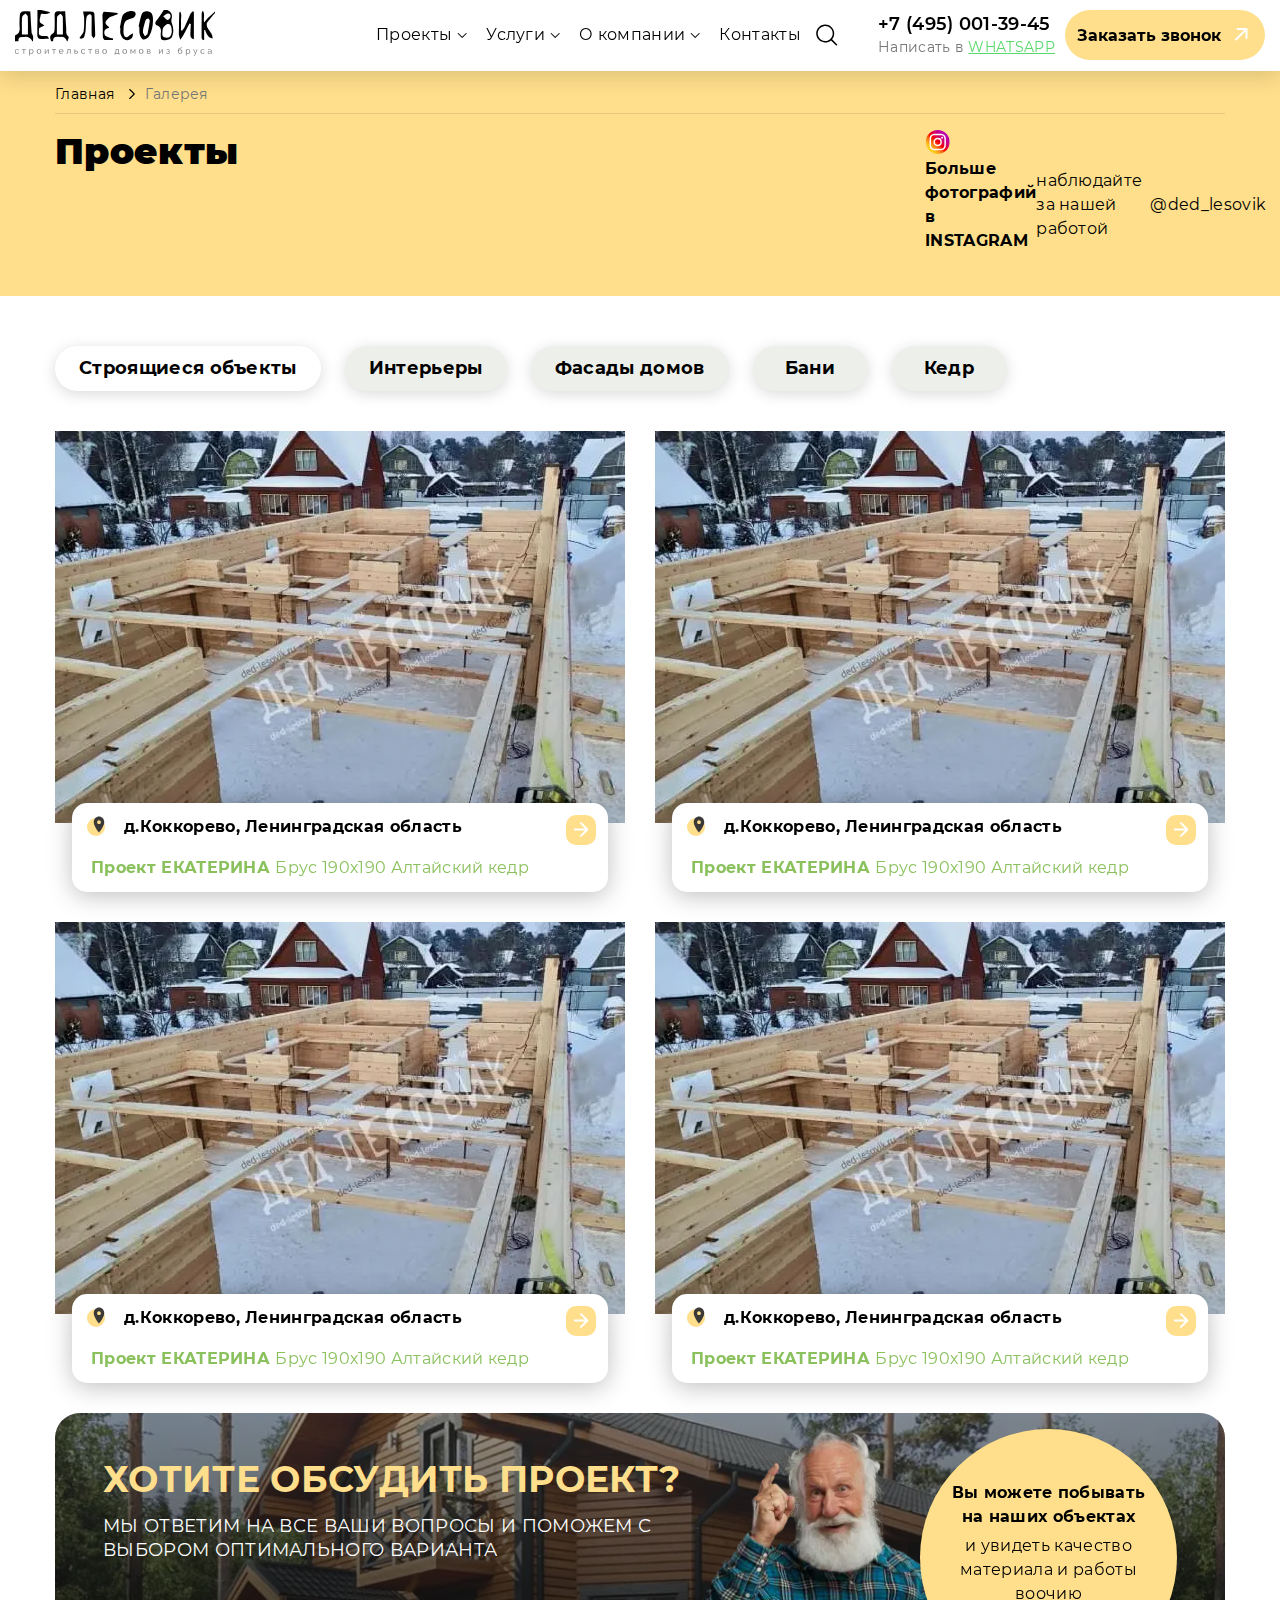
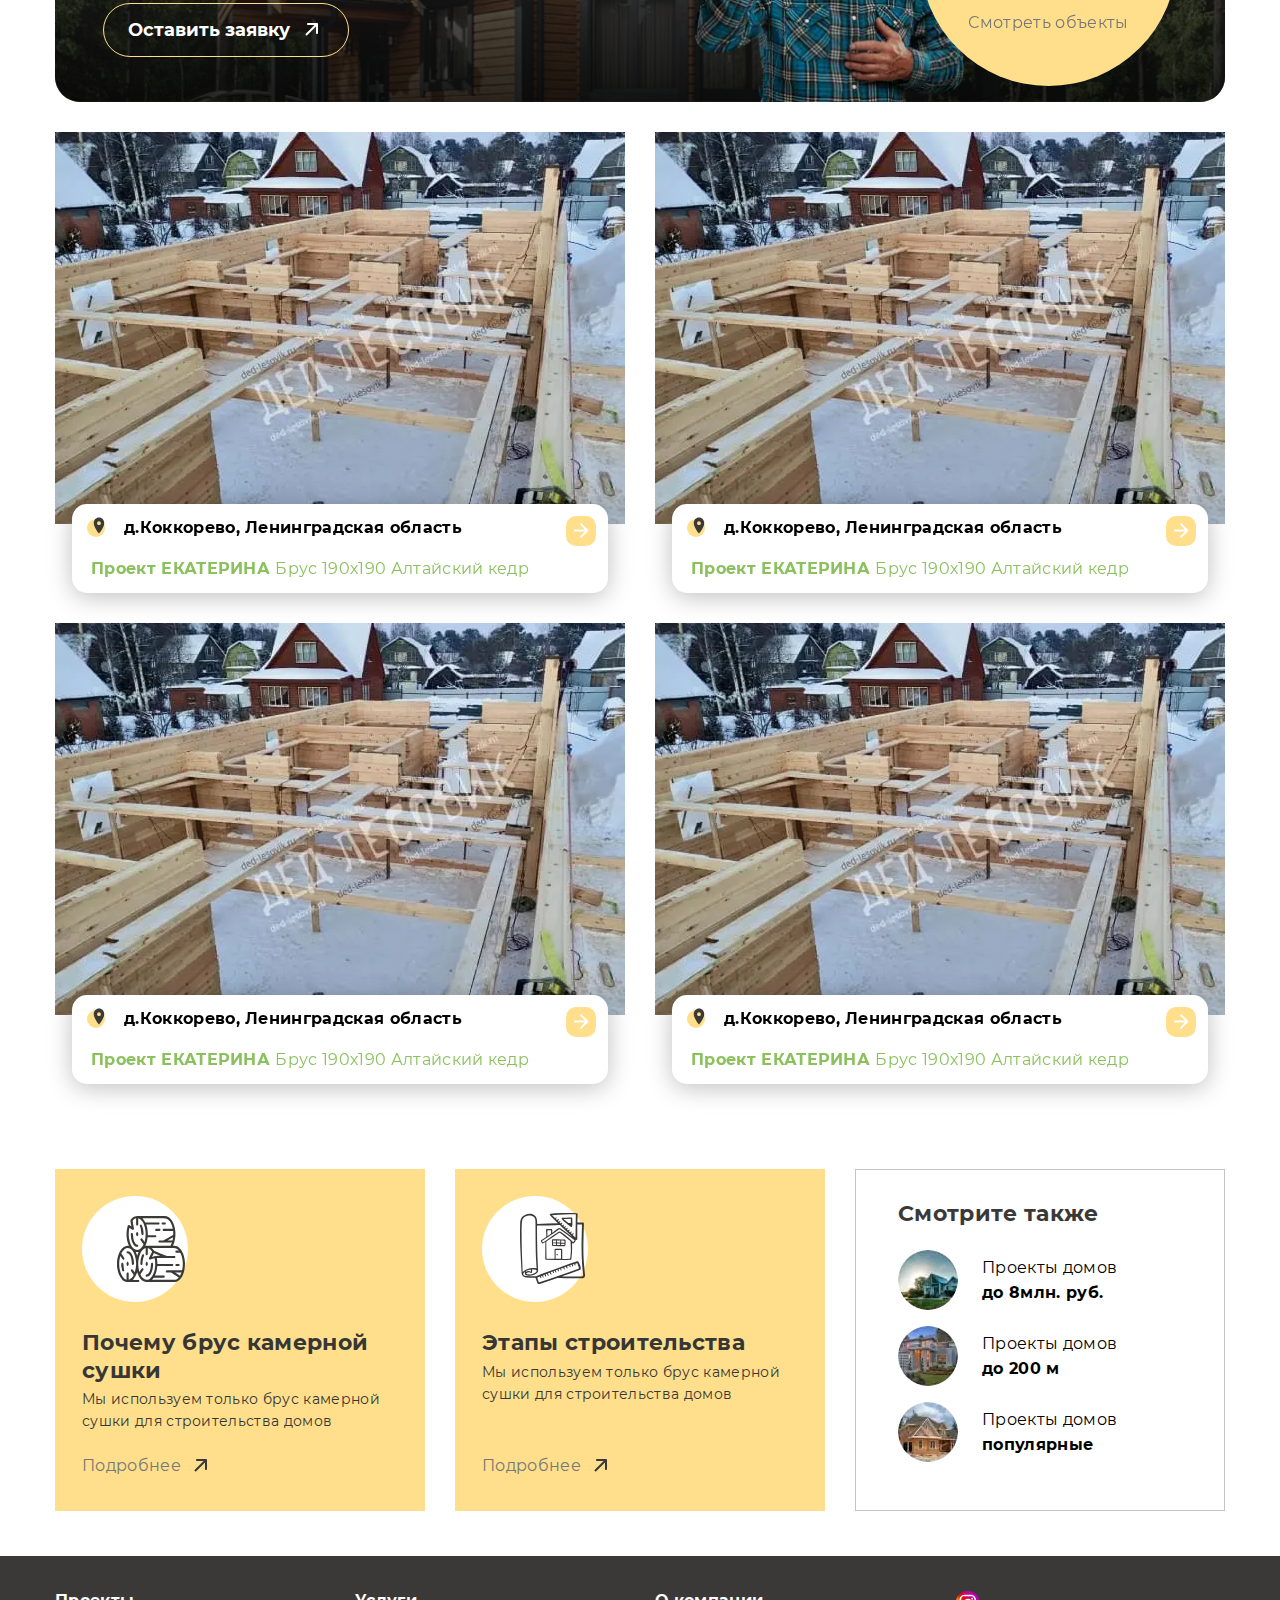
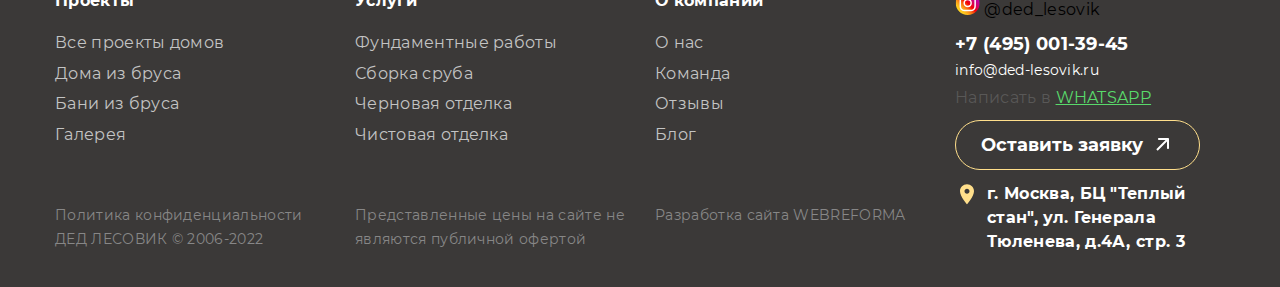
<file: gallery copy.html>
<!DOCTYPE html> <html lang="en">

<head>
	<meta charset="UTF-8">
	<meta name="viewport"
				content="width=device-width, initial-scale=1.0">
	<meta name="description"
				content="">
	<meta name="keywords"
				content="">
	<link rel="shortcut icon"
				href="img/favicons/favicon.svg"
				type="image/svg+xml">
	<link rel="shortcut icon"
				href="img/favicons/favicon.webp"
				type="image/webp">
	<link rel="shortcut icon"
				href="img/favicons/favicon.png"
				type="image/x-icon">
	<link rel="stylesheet"
				href="css/libs.min.css">
	<link rel="stylesheet"
				href="css/style.min.css">
	<title>Каталог</title>
</head>


<body>
    <div class="wrapper">
        <header id="header" class='header'>
            <div class='container'>
    <div class='header__inner'>
        <a href="index.html" class="header__logo">
            <img src="img/logo.svg" alt="">
        </a>
        <div class="header__mob-menu">
            <nav class="nav">
                <div class="nav__item">
                    <div class="nav__item-show">
                        <span>Проекты</span>
                        <svg width="17" height="17" viewBox="0 0 17 17" fill="none" xmlns="http://www.w3.org/2000/svg">
                            <path d="M12.6842 6.49905C12.6846 6.56486 12.6719 6.63009 12.6471 6.69101C12.6222 6.75193 12.5855 6.80733 12.5392 6.85405L8.53917 10.8541C8.49269 10.9009 8.43739 10.9381 8.37646 10.9635C8.31553 10.9889 8.25018 11.002 8.18418 11.002C8.11817 11.002 8.05282 10.9889 7.99189 10.9635C7.93096 10.9381 7.87566 10.9009 7.82918 10.8541L3.82917 6.85405C3.73502 6.7599 3.68213 6.63221 3.68213 6.49905C3.68213 6.3659 3.73502 6.23821 3.82917 6.14405C3.92333 6.0499 4.05102 5.99701 4.18417 5.99701C4.31733 5.99701 4.44502 6.0499 4.53917 6.14405L8.18417 9.79405L11.8292 6.14405C11.8757 6.09719 11.931 6.05999 11.9919 6.03461C12.0528 6.00922 12.1182 5.99615 12.1842 5.99615C12.2502 5.99615 12.3155 6.00922 12.3765 6.03461C12.4374 6.05999 12.4927 6.09719 12.5392 6.14405C12.5855 6.19077 12.6222 6.24618 12.6471 6.3071C12.6719 6.36802 12.6846 6.43325 12.6842 6.49905Z" fill="black"/>
                        </svg>
                    </div>
                    <div class="nav__item-hidden">
                        <div class="nav__item-hidden-inner">
                            <a href="" class="nav__item-link">Все проекты домов</a>
                            <a href="" class="nav__item-link">Бани из бруса</a>
                            <a href="" class="nav__item-link">Дома из бруса</a>
                            <a href="" class="nav__item-link">Галерея</a>
                        </div>
                    </div>
                </div>
                <div class="nav__item">
                    <div class="nav__item-show">
                        <span>Услуги</span>
                        <svg width="17" height="17" viewBox="0 0 17 17" fill="none" xmlns="http://www.w3.org/2000/svg">
                            <path d="M12.6842 6.49905C12.6846 6.56486 12.6719 6.63009 12.6471 6.69101C12.6222 6.75193 12.5855 6.80733 12.5392 6.85405L8.53917 10.8541C8.49269 10.9009 8.43739 10.9381 8.37646 10.9635C8.31553 10.9889 8.25018 11.002 8.18418 11.002C8.11817 11.002 8.05282 10.9889 7.99189 10.9635C7.93096 10.9381 7.87566 10.9009 7.82918 10.8541L3.82917 6.85405C3.73502 6.7599 3.68213 6.63221 3.68213 6.49905C3.68213 6.3659 3.73502 6.23821 3.82917 6.14405C3.92333 6.0499 4.05102 5.99701 4.18417 5.99701C4.31733 5.99701 4.44502 6.0499 4.53917 6.14405L8.18417 9.79405L11.8292 6.14405C11.8757 6.09719 11.931 6.05999 11.9919 6.03461C12.0528 6.00922 12.1182 5.99615 12.1842 5.99615C12.2502 5.99615 12.3155 6.00922 12.3765 6.03461C12.4374 6.05999 12.4927 6.09719 12.5392 6.14405C12.5855 6.19077 12.6222 6.24618 12.6471 6.3071C12.6719 6.36802 12.6846 6.43325 12.6842 6.49905Z" fill="black"/>
                        </svg>
                    </div>
                    <div class="nav__item-hidden">
                        <div class="nav__item-hidden-inner">
                            <a href="" class="nav__item-link">Все проекты домов</a>
                            <a href="" class="nav__item-link">Бани из бруса</a>
                            <a href="" class="nav__item-link">Дома из бруса</a>
                            <a href="" class="nav__item-link">Галерея</a>
                        </div>
                    </div>
                </div>
                <div class="nav__item">
                    <div class="nav__item-show">
                        <span>О компании</span>
                        <svg width="17" height="17" viewBox="0 0 17 17" fill="none" xmlns="http://www.w3.org/2000/svg">
                            <path d="M12.6842 6.49905C12.6846 6.56486 12.6719 6.63009 12.6471 6.69101C12.6222 6.75193 12.5855 6.80733 12.5392 6.85405L8.53917 10.8541C8.49269 10.9009 8.43739 10.9381 8.37646 10.9635C8.31553 10.9889 8.25018 11.002 8.18418 11.002C8.11817 11.002 8.05282 10.9889 7.99189 10.9635C7.93096 10.9381 7.87566 10.9009 7.82918 10.8541L3.82917 6.85405C3.73502 6.7599 3.68213 6.63221 3.68213 6.49905C3.68213 6.3659 3.73502 6.23821 3.82917 6.14405C3.92333 6.0499 4.05102 5.99701 4.18417 5.99701C4.31733 5.99701 4.44502 6.0499 4.53917 6.14405L8.18417 9.79405L11.8292 6.14405C11.8757 6.09719 11.931 6.05999 11.9919 6.03461C12.0528 6.00922 12.1182 5.99615 12.1842 5.99615C12.2502 5.99615 12.3155 6.00922 12.3765 6.03461C12.4374 6.05999 12.4927 6.09719 12.5392 6.14405C12.5855 6.19077 12.6222 6.24618 12.6471 6.3071C12.6719 6.36802 12.6846 6.43325 12.6842 6.49905Z" fill="black"/>
                        </svg>
                    </div>
                    <div class="nav__item-hidden">
                        <div class="nav__item-hidden-inner">
                            <a href="" class="nav__item-link">Дома из бруса</a>
                            <a href="" class="nav__item-link">Галерея</a>
                        </div>
                    </div>
                </div>
                <div class="nav__item">
                    <a href="" class="nav__item-link2">Контакты</a>
                </div>
            </nav>
            <button class="header__btn btn btn-yellow">
                <span>Заказать звонок</span>
                <svg width="25" height="24" viewBox="0 0 25 24" fill="none" xmlns="http://www.w3.org/2000/svg">
                    <path d="M18.5 6C18.5 5.44771 18.0523 5 17.5 5L8.5 5C7.94772 5 7.5 5.44771 7.5 6C7.5 6.55228 7.94772 7 8.5 7L16.5 7L16.5 15C16.5 15.5523 16.9477 16 17.5 16C18.0523 16 18.5 15.5523 18.5 15L18.5 6ZM7.20711 17.7071L18.2071 6.70711L16.7929 5.29289L5.79289 16.2929L7.20711 17.7071Z" fill="white"/>
                </svg>
            </button>
        </div>
        <div class="header__search header__search-active">
            <button class="header__search-btn btn">
                <svg width="22" height="22" viewBox="0 0 22 22" fill="none" xmlns="http://www.w3.org/2000/svg">
                    <path d="M20.9852 20.2175L16.1102 15.3425H16.0577C17.5603 13.5708 18.3196 11.2867 18.1768 8.96798C18.0341 6.64929 17.0002 4.47562 15.2916 2.90166C13.583 1.32771 11.332 0.475392 9.00937 0.523011C6.68677 0.57063 4.47256 1.51449 2.82989 3.15716C1.18722 4.79983 0.24336 7.01405 0.195741 9.33664C0.148122 11.6592 1.00044 13.9103 2.57439 15.6189C4.14835 17.3275 6.32202 18.3613 8.64071 18.5041C10.9594 18.6469 13.2435 17.8876 15.0152 16.3849C15.0152 16.3849 15.0152 16.4224 15.0152 16.4374L19.8902 21.3125C19.9599 21.3827 20.0429 21.4385 20.1342 21.4766C20.2256 21.5147 20.3237 21.5343 20.4227 21.5343C20.5217 21.5343 20.6197 21.5147 20.7111 21.4766C20.8025 21.4385 20.8855 21.3827 20.9552 21.3125C21.0321 21.2444 21.0942 21.1612 21.1376 21.0682C21.181 20.9751 21.2049 20.8741 21.2077 20.7715C21.2105 20.6688 21.1922 20.5667 21.154 20.4714C21.1157 20.3761 21.0582 20.2896 20.9852 20.2175ZM9.20268 16.9999C7.71932 16.9999 6.26927 16.5601 5.0359 15.736C3.80253 14.9119 2.84124 13.7405 2.27358 12.3701C1.70592 10.9996 1.5574 9.49163 1.84679 8.03677C2.13618 6.58191 2.85048 5.24554 3.89938 4.19665C4.94827 3.14775 6.28464 2.43345 7.7395 2.14406C9.19436 1.85467 10.7024 2.00319 12.0728 2.57085C13.4433 3.13851 14.6146 4.0998 15.4387 5.33317C16.2628 6.56654 16.7027 8.01659 16.7027 9.49995C16.7027 10.4849 16.5087 11.4601 16.1318 12.3701C15.7549 13.28 15.2024 14.1068 14.506 14.8033C13.8095 15.4997 12.9827 16.0521 12.0728 16.429C11.1629 16.806 10.1876 16.9999 9.20268 16.9999Z" fill="black"/>
                </svg>
            </button>
            <div class="header__search-show">
                <input type="text" placeholder="Поиск">
                <button class="header__search-clear btn">
                    <svg width="18" height="18" viewBox="0 0 18 18" fill="none" xmlns="http://www.w3.org/2000/svg">
                        <path d="M11.029 6.05197C10.9066 6.17368 10.8458 6.33365 10.8458 6.49363C10.8458 6.65361 10.9066 6.81359 11.029 6.93529C11.273 7.17934 11.6689 7.17934 11.9129 6.93529L16.9149 1.93837C17.1589 1.69432 17.1589 1.29909 16.9149 1.05504C16.6708 0.810998 16.275 0.810998 16.0309 1.05504L11.029 6.05197Z" fill="#C4C4C4"/>
                        <path d="M8.96998 9.87574L16.0309 16.9304C16.275 17.1745 16.6708 17.1745 16.9149 16.9304C17.1589 16.6864 17.2668 16.2911 17.0222 16.0471L9.62746 8.55138L9.62746 8.36568L9.41102 8.36568L1.90904 0.962824C1.665 0.718781 1.26913 0.765205 1.02509 1.00862C0.902753 1.13033 0.841899 1.31352 0.841899 1.4735C0.841899 1.63347 0.902753 1.80474 1.02509 1.92645L8.08541 8.98677L1.02446 16.0439C0.902125 16.1657 0.841271 16.3275 0.841271 16.4869C0.841271 16.6462 0.902125 16.8074 1.02446 16.9292C1.2685 17.1732 1.66437 17.1738 1.90841 16.9298L8.96998 9.87574Z" fill="#C4C4C4"/>
                    </svg>
                </button>

            </div>
            <div class="header__search-hidden">
                <a href="" class="header__search-item">
                    <img src="img/search.webp" alt="">
                    <span>Название дома</span>
                </a>
                <a href="" class="header__search-item">
                    <img src="img/search.webp" alt="">
                    <span>Название дома</span>
                </a>
                <a href="" class="header__search-item">
                    <img src="img/search.webp" alt="">
                    <span>Название дома</span>
                </a>
                <a href="" class="header__search-link btn-link">
                    <span>Все результаты поиска</span>
                    <svg width="24" height="24" viewBox="0 0 24 24" fill="none" xmlns="http://www.w3.org/2000/svg">
                        <path d="M18 6C18 5.44771 17.5523 5 17 5L8 5C7.44772 5 7 5.44771 7 6C7 6.55228 7.44772 7 8 7L16 7L16 15C16 15.5523 16.4477 16 17 16C17.5523 16 18 15.5523 18 15L18 6ZM6.70711 17.7071L17.7071 6.70711L16.2929 5.29289L5.29289 16.2929L6.70711 17.7071Z" fill="#3B3938"/>
                    </svg>
                </a>
            </div>

        </div>
        <a href="" class="header__instagram">
            <img src="img/instagram.svg" alt="">
        </a>
        <div class="header__contacts">
            <a href="tel:+7 (495) 001-39-45" class="header__phone">+7 (495) 001-39-45</a>
            <div class="header__whatsapp">
                <span>Написать в </span>
                <a href="">WHATSAPP</a>
            </div>
        </div>
        <button class="header__burger"></button>
    </div>
</div>
        </header>

        <main class="content">

            <section class='page-top'>
                <div class='container'>
                    <div class="breadcrumbs">
                        <a href="" class="breadcrumbs__item">Главная</a>
                        <span class="breadcrumbs__item">Галерея</span>
                    </div>
                    <div class="page-top__wrap">
                        <h1 class="page-top__title title1-bold">Проекты </h1>
                        <div class="page-top__right">
                            <div class="page-top__instagram">
                                <div class="page-top__instagram-icon">
                                    <img src="img/instagram.svg" alt="">
                                </div>
                                <div class="page-top__instagram-text">
                                    <strong>Больше фотографий в INSTAGRAM </strong>
                                    <span>наблюдайте за нашей работой</span>
                                    <a href="" class="page-top__instagram-link">@ded_lesovik</a>
                                </div>
                            </div>
                        </div>
                    </div>
                </div>
            </section>

            <section class='gallery tab-parent'>
                <div class='container'>
                    <div class='gallery__tabs tabs'>
                        <a href="" class="tab tab--active">Строящиеся объекты</a>
                        <a href="" class="tab">Интерьеры</a>
                        <a href="" class="tab">Фасады домов</a>
                        <a href="" class="tab">Бани</a>
                        <a href="" class="tab">Кедр</a>
                    </div>
                    <div class="gallery__wrap">
                        <div class="gallery__item">
                            <div class="project-card project-card2">
    <div class="project-card__top">
        <div class='swiper-container'>
            <div class='swiper-wrapper'>
                <div class='swiper-slide'>
                    <img src="img/home6.webp" alt="" class="project-card__img project-card__img--active" data-tab-path="1">
                </div>
                <div class='swiper-slide'>
                    <img src="img/home3.webp" alt="" class="project-card__img project-card__img--active" data-tab-path="1">
                </div>
                <div class='swiper-slide'>
                    <img src="img/home2.webp" alt="" class="project-card__img project-card__img--active" data-tab-path="1">
                </div>
                <div class='swiper-slide'>
                    <img src="img/home4.webp" alt="" class="project-card__img project-card__img--active" data-tab-path="1">
                </div>
                <div class='swiper-slide'>
                    <img src="img/home5.webp" alt="" class="project-card__img project-card__img--active" data-tab-path="1">
                </div>
                <div class='swiper-slide'>
                    <img src="img/home3.webp" alt="" class="project-card__img project-card__img--active" data-tab-path="1">
                </div>
            </div>

        </div>
        <div class='swiper-pagination'></div>
        <div class='swiper-button-prev slider-btn'>
            <svg width="8" height="14" viewBox="0 0 8 14" fill="none" xmlns="http://www.w3.org/2000/svg">
                <path d="M7.00002 13.75C6.90131 13.7506 6.80346 13.7317 6.71208 13.6943C6.62071 13.657 6.5376 13.602 6.46752 13.5325L0.467515 7.53252C0.397219 7.46279 0.341423 7.37984 0.303347 7.28845C0.26527 7.19706 0.245667 7.09903 0.245667 7.00002C0.245667 6.90101 0.26527 6.80298 0.303347 6.71158C0.341423 6.62019 0.397219 6.53724 0.467515 6.46752L6.46752 0.467517C6.60874 0.326289 6.80029 0.246948 7.00002 0.246948C7.19974 0.246948 7.39129 0.326289 7.53251 0.467517C7.67374 0.608745 7.75308 0.800291 7.75308 1.00002C7.75308 1.19974 7.67374 1.39129 7.53251 1.53252L2.05752 7.00002L7.53251 12.4675C7.60281 12.5372 7.65861 12.6202 7.69668 12.7116C7.73476 12.803 7.75436 12.901 7.75436 13C7.75436 13.099 7.73476 13.1971 7.69668 13.2885C7.65861 13.3798 7.60281 13.4628 7.53251 13.5325C7.46243 13.602 7.37932 13.657 7.28795 13.6943C7.19657 13.7317 7.09872 13.7506 7.00002 13.75Z" fill="black"/>
            </svg>
        </div>
        <div class='swiper-button-next slider-btn'>
            <svg width="8" height="14" viewBox="0 0 8 14" fill="none" xmlns="http://www.w3.org/2000/svg">
                <path d="M0.999986 0.24693C1.09869 0.246359 1.19654 0.265277 1.28792 0.302601C1.37929 0.339924 1.4624 0.39492 1.53249 0.46443L7.53249 6.46443C7.60278 6.53415 7.65858 6.6171 7.69665 6.7085C7.73473 6.79989 7.75433 6.89792 7.75433 6.99693C7.75433 7.09594 7.73473 7.19397 7.69665 7.28536C7.65858 7.37676 7.60278 7.45971 7.53249 7.52943L1.53248 13.5294C1.39126 13.6707 1.19971 13.75 0.999985 13.75C0.800259 13.75 0.608713 13.6707 0.467485 13.5294C0.326258 13.3882 0.246916 13.1967 0.246916 12.9969C0.246916 12.7972 0.326258 12.6057 0.467486 12.4644L5.94249 6.99693L0.467486 1.52943C0.39719 1.45971 0.341393 1.37676 0.303317 1.28536C0.26524 1.19397 0.245637 1.09594 0.245637 0.996929C0.245637 0.897921 0.26524 0.799892 0.303317 0.708497C0.341393 0.617103 0.39719 0.534152 0.467487 0.46443C0.537567 0.39492 0.620677 0.339924 0.712055 0.302601C0.803434 0.265277 0.901281 0.246359 0.999986 0.24693Z" fill="black"/>
            </svg>
        </div>
    </div>
    <div class="project-card__bottom">
        <a href="" class="project-card__info">
            <div class="project-card__title">
                <div class="arrow-title">
                    <h2 class="project-card__title-text title3-bold ">
                        д.Коккорево, Ленинградская область
                    </h2>
                    <div class="arrow-title__img">
                        <svg width="24" height="24" viewBox="0 0 24 24" fill="none" xmlns="http://www.w3.org/2000/svg">
                            <rect x="3" y="3" width="18" height="18" rx="9" fill="#FFDF8B"/>
                            <path d="M15 1.58337C12.1012 1.58337 9.75 4.06525 9.75 7.12504C9.75 11.2813 15 17.4167 15 17.4167C15 17.4167 20.25 11.2813 20.25 7.12504C20.25 4.06525 17.8988 1.58337 15 1.58337ZM15 9.10421C13.965 9.10421 13.125 8.21754 13.125 7.12504C13.125 6.03254 13.965 5.14587 15 5.14587C16.035 5.14587 16.875 6.03254 16.875 7.12504C16.875 8.21754 16.035 9.10421 15 9.10421Z" fill="#3B3938"/>
                        </svg>
                    </div>
                </div>
                <div class="project-card__arrow project-card__arrow--right">
                    <img src="img/arrow2.svg" alt="">
                </div>
            </div>
            <div class="project-card__items">
                <div class="project-card__item-desc project-card__item-desc--small project-card__item-desc--green">
                    Проект ЕКАТЕРИНА <span>Брус  190х190 Алтайский кедр</span>
                </div>
            </div>
        </a>
    </div>
</div>
                        </div>
                        <div class="gallery__item">
                            <div class="project-card project-card2">
    <div class="project-card__top">
        <div class='swiper-container'>
            <div class='swiper-wrapper'>
                <div class='swiper-slide'>
                    <img src="img/home6.webp" alt="" class="project-card__img project-card__img--active" data-tab-path="1">
                </div>
                <div class='swiper-slide'>
                    <img src="img/home3.webp" alt="" class="project-card__img project-card__img--active" data-tab-path="1">
                </div>
                <div class='swiper-slide'>
                    <img src="img/home2.webp" alt="" class="project-card__img project-card__img--active" data-tab-path="1">
                </div>
                <div class='swiper-slide'>
                    <img src="img/home4.webp" alt="" class="project-card__img project-card__img--active" data-tab-path="1">
                </div>
                <div class='swiper-slide'>
                    <img src="img/home5.webp" alt="" class="project-card__img project-card__img--active" data-tab-path="1">
                </div>
                <div class='swiper-slide'>
                    <img src="img/home3.webp" alt="" class="project-card__img project-card__img--active" data-tab-path="1">
                </div>
            </div>

        </div>
        <div class='swiper-pagination'></div>
        <div class='swiper-button-prev slider-btn'>
            <svg width="8" height="14" viewBox="0 0 8 14" fill="none" xmlns="http://www.w3.org/2000/svg">
                <path d="M7.00002 13.75C6.90131 13.7506 6.80346 13.7317 6.71208 13.6943C6.62071 13.657 6.5376 13.602 6.46752 13.5325L0.467515 7.53252C0.397219 7.46279 0.341423 7.37984 0.303347 7.28845C0.26527 7.19706 0.245667 7.09903 0.245667 7.00002C0.245667 6.90101 0.26527 6.80298 0.303347 6.71158C0.341423 6.62019 0.397219 6.53724 0.467515 6.46752L6.46752 0.467517C6.60874 0.326289 6.80029 0.246948 7.00002 0.246948C7.19974 0.246948 7.39129 0.326289 7.53251 0.467517C7.67374 0.608745 7.75308 0.800291 7.75308 1.00002C7.75308 1.19974 7.67374 1.39129 7.53251 1.53252L2.05752 7.00002L7.53251 12.4675C7.60281 12.5372 7.65861 12.6202 7.69668 12.7116C7.73476 12.803 7.75436 12.901 7.75436 13C7.75436 13.099 7.73476 13.1971 7.69668 13.2885C7.65861 13.3798 7.60281 13.4628 7.53251 13.5325C7.46243 13.602 7.37932 13.657 7.28795 13.6943C7.19657 13.7317 7.09872 13.7506 7.00002 13.75Z" fill="black"/>
            </svg>
        </div>
        <div class='swiper-button-next slider-btn'>
            <svg width="8" height="14" viewBox="0 0 8 14" fill="none" xmlns="http://www.w3.org/2000/svg">
                <path d="M0.999986 0.24693C1.09869 0.246359 1.19654 0.265277 1.28792 0.302601C1.37929 0.339924 1.4624 0.39492 1.53249 0.46443L7.53249 6.46443C7.60278 6.53415 7.65858 6.6171 7.69665 6.7085C7.73473 6.79989 7.75433 6.89792 7.75433 6.99693C7.75433 7.09594 7.73473 7.19397 7.69665 7.28536C7.65858 7.37676 7.60278 7.45971 7.53249 7.52943L1.53248 13.5294C1.39126 13.6707 1.19971 13.75 0.999985 13.75C0.800259 13.75 0.608713 13.6707 0.467485 13.5294C0.326258 13.3882 0.246916 13.1967 0.246916 12.9969C0.246916 12.7972 0.326258 12.6057 0.467486 12.4644L5.94249 6.99693L0.467486 1.52943C0.39719 1.45971 0.341393 1.37676 0.303317 1.28536C0.26524 1.19397 0.245637 1.09594 0.245637 0.996929C0.245637 0.897921 0.26524 0.799892 0.303317 0.708497C0.341393 0.617103 0.39719 0.534152 0.467487 0.46443C0.537567 0.39492 0.620677 0.339924 0.712055 0.302601C0.803434 0.265277 0.901281 0.246359 0.999986 0.24693Z" fill="black"/>
            </svg>
        </div>
    </div>
    <div class="project-card__bottom">
        <a href="" class="project-card__info">
            <div class="project-card__title">
                <div class="arrow-title">
                    <h2 class="project-card__title-text title3-bold ">
                        д.Коккорево, Ленинградская область
                    </h2>
                    <div class="arrow-title__img">
                        <svg width="24" height="24" viewBox="0 0 24 24" fill="none" xmlns="http://www.w3.org/2000/svg">
                            <rect x="3" y="3" width="18" height="18" rx="9" fill="#FFDF8B"/>
                            <path d="M15 1.58337C12.1012 1.58337 9.75 4.06525 9.75 7.12504C9.75 11.2813 15 17.4167 15 17.4167C15 17.4167 20.25 11.2813 20.25 7.12504C20.25 4.06525 17.8988 1.58337 15 1.58337ZM15 9.10421C13.965 9.10421 13.125 8.21754 13.125 7.12504C13.125 6.03254 13.965 5.14587 15 5.14587C16.035 5.14587 16.875 6.03254 16.875 7.12504C16.875 8.21754 16.035 9.10421 15 9.10421Z" fill="#3B3938"/>
                        </svg>
                    </div>
                </div>
                <div class="project-card__arrow project-card__arrow--right">
                    <img src="img/arrow2.svg" alt="">
                </div>
            </div>
            <div class="project-card__items">
                <div class="project-card__item-desc project-card__item-desc--small project-card__item-desc--green">
                    Проект ЕКАТЕРИНА <span>Брус  190х190 Алтайский кедр</span>
                </div>
            </div>
        </a>
    </div>
</div>
                        </div>
                        <div class="gallery__item">
                            <div class="project-card project-card2">
    <div class="project-card__top">
        <div class='swiper-container'>
            <div class='swiper-wrapper'>
                <div class='swiper-slide'>
                    <img src="img/home6.webp" alt="" class="project-card__img project-card__img--active" data-tab-path="1">
                </div>
                <div class='swiper-slide'>
                    <img src="img/home3.webp" alt="" class="project-card__img project-card__img--active" data-tab-path="1">
                </div>
                <div class='swiper-slide'>
                    <img src="img/home2.webp" alt="" class="project-card__img project-card__img--active" data-tab-path="1">
                </div>
                <div class='swiper-slide'>
                    <img src="img/home4.webp" alt="" class="project-card__img project-card__img--active" data-tab-path="1">
                </div>
                <div class='swiper-slide'>
                    <img src="img/home5.webp" alt="" class="project-card__img project-card__img--active" data-tab-path="1">
                </div>
                <div class='swiper-slide'>
                    <img src="img/home3.webp" alt="" class="project-card__img project-card__img--active" data-tab-path="1">
                </div>
            </div>

        </div>
        <div class='swiper-pagination'></div>
        <div class='swiper-button-prev slider-btn'>
            <svg width="8" height="14" viewBox="0 0 8 14" fill="none" xmlns="http://www.w3.org/2000/svg">
                <path d="M7.00002 13.75C6.90131 13.7506 6.80346 13.7317 6.71208 13.6943C6.62071 13.657 6.5376 13.602 6.46752 13.5325L0.467515 7.53252C0.397219 7.46279 0.341423 7.37984 0.303347 7.28845C0.26527 7.19706 0.245667 7.09903 0.245667 7.00002C0.245667 6.90101 0.26527 6.80298 0.303347 6.71158C0.341423 6.62019 0.397219 6.53724 0.467515 6.46752L6.46752 0.467517C6.60874 0.326289 6.80029 0.246948 7.00002 0.246948C7.19974 0.246948 7.39129 0.326289 7.53251 0.467517C7.67374 0.608745 7.75308 0.800291 7.75308 1.00002C7.75308 1.19974 7.67374 1.39129 7.53251 1.53252L2.05752 7.00002L7.53251 12.4675C7.60281 12.5372 7.65861 12.6202 7.69668 12.7116C7.73476 12.803 7.75436 12.901 7.75436 13C7.75436 13.099 7.73476 13.1971 7.69668 13.2885C7.65861 13.3798 7.60281 13.4628 7.53251 13.5325C7.46243 13.602 7.37932 13.657 7.28795 13.6943C7.19657 13.7317 7.09872 13.7506 7.00002 13.75Z" fill="black"/>
            </svg>
        </div>
        <div class='swiper-button-next slider-btn'>
            <svg width="8" height="14" viewBox="0 0 8 14" fill="none" xmlns="http://www.w3.org/2000/svg">
                <path d="M0.999986 0.24693C1.09869 0.246359 1.19654 0.265277 1.28792 0.302601C1.37929 0.339924 1.4624 0.39492 1.53249 0.46443L7.53249 6.46443C7.60278 6.53415 7.65858 6.6171 7.69665 6.7085C7.73473 6.79989 7.75433 6.89792 7.75433 6.99693C7.75433 7.09594 7.73473 7.19397 7.69665 7.28536C7.65858 7.37676 7.60278 7.45971 7.53249 7.52943L1.53248 13.5294C1.39126 13.6707 1.19971 13.75 0.999985 13.75C0.800259 13.75 0.608713 13.6707 0.467485 13.5294C0.326258 13.3882 0.246916 13.1967 0.246916 12.9969C0.246916 12.7972 0.326258 12.6057 0.467486 12.4644L5.94249 6.99693L0.467486 1.52943C0.39719 1.45971 0.341393 1.37676 0.303317 1.28536C0.26524 1.19397 0.245637 1.09594 0.245637 0.996929C0.245637 0.897921 0.26524 0.799892 0.303317 0.708497C0.341393 0.617103 0.39719 0.534152 0.467487 0.46443C0.537567 0.39492 0.620677 0.339924 0.712055 0.302601C0.803434 0.265277 0.901281 0.246359 0.999986 0.24693Z" fill="black"/>
            </svg>
        </div>
    </div>
    <div class="project-card__bottom">
        <a href="" class="project-card__info">
            <div class="project-card__title">
                <div class="arrow-title">
                    <h2 class="project-card__title-text title3-bold ">
                        д.Коккорево, Ленинградская область
                    </h2>
                    <div class="arrow-title__img">
                        <svg width="24" height="24" viewBox="0 0 24 24" fill="none" xmlns="http://www.w3.org/2000/svg">
                            <rect x="3" y="3" width="18" height="18" rx="9" fill="#FFDF8B"/>
                            <path d="M15 1.58337C12.1012 1.58337 9.75 4.06525 9.75 7.12504C9.75 11.2813 15 17.4167 15 17.4167C15 17.4167 20.25 11.2813 20.25 7.12504C20.25 4.06525 17.8988 1.58337 15 1.58337ZM15 9.10421C13.965 9.10421 13.125 8.21754 13.125 7.12504C13.125 6.03254 13.965 5.14587 15 5.14587C16.035 5.14587 16.875 6.03254 16.875 7.12504C16.875 8.21754 16.035 9.10421 15 9.10421Z" fill="#3B3938"/>
                        </svg>
                    </div>
                </div>
                <div class="project-card__arrow project-card__arrow--right">
                    <img src="img/arrow2.svg" alt="">
                </div>
            </div>
            <div class="project-card__items">
                <div class="project-card__item-desc project-card__item-desc--small project-card__item-desc--green">
                    Проект ЕКАТЕРИНА <span>Брус  190х190 Алтайский кедр</span>
                </div>
            </div>
        </a>
    </div>
</div>
                        </div>
                        <div class="gallery__item">
                            <div class="project-card project-card2">
    <div class="project-card__top">
        <div class='swiper-container'>
            <div class='swiper-wrapper'>
                <div class='swiper-slide'>
                    <img src="img/home6.webp" alt="" class="project-card__img project-card__img--active" data-tab-path="1">
                </div>
                <div class='swiper-slide'>
                    <img src="img/home3.webp" alt="" class="project-card__img project-card__img--active" data-tab-path="1">
                </div>
                <div class='swiper-slide'>
                    <img src="img/home2.webp" alt="" class="project-card__img project-card__img--active" data-tab-path="1">
                </div>
                <div class='swiper-slide'>
                    <img src="img/home4.webp" alt="" class="project-card__img project-card__img--active" data-tab-path="1">
                </div>
                <div class='swiper-slide'>
                    <img src="img/home5.webp" alt="" class="project-card__img project-card__img--active" data-tab-path="1">
                </div>
                <div class='swiper-slide'>
                    <img src="img/home3.webp" alt="" class="project-card__img project-card__img--active" data-tab-path="1">
                </div>
            </div>

        </div>
        <div class='swiper-pagination'></div>
        <div class='swiper-button-prev slider-btn'>
            <svg width="8" height="14" viewBox="0 0 8 14" fill="none" xmlns="http://www.w3.org/2000/svg">
                <path d="M7.00002 13.75C6.90131 13.7506 6.80346 13.7317 6.71208 13.6943C6.62071 13.657 6.5376 13.602 6.46752 13.5325L0.467515 7.53252C0.397219 7.46279 0.341423 7.37984 0.303347 7.28845C0.26527 7.19706 0.245667 7.09903 0.245667 7.00002C0.245667 6.90101 0.26527 6.80298 0.303347 6.71158C0.341423 6.62019 0.397219 6.53724 0.467515 6.46752L6.46752 0.467517C6.60874 0.326289 6.80029 0.246948 7.00002 0.246948C7.19974 0.246948 7.39129 0.326289 7.53251 0.467517C7.67374 0.608745 7.75308 0.800291 7.75308 1.00002C7.75308 1.19974 7.67374 1.39129 7.53251 1.53252L2.05752 7.00002L7.53251 12.4675C7.60281 12.5372 7.65861 12.6202 7.69668 12.7116C7.73476 12.803 7.75436 12.901 7.75436 13C7.75436 13.099 7.73476 13.1971 7.69668 13.2885C7.65861 13.3798 7.60281 13.4628 7.53251 13.5325C7.46243 13.602 7.37932 13.657 7.28795 13.6943C7.19657 13.7317 7.09872 13.7506 7.00002 13.75Z" fill="black"/>
            </svg>
        </div>
        <div class='swiper-button-next slider-btn'>
            <svg width="8" height="14" viewBox="0 0 8 14" fill="none" xmlns="http://www.w3.org/2000/svg">
                <path d="M0.999986 0.24693C1.09869 0.246359 1.19654 0.265277 1.28792 0.302601C1.37929 0.339924 1.4624 0.39492 1.53249 0.46443L7.53249 6.46443C7.60278 6.53415 7.65858 6.6171 7.69665 6.7085C7.73473 6.79989 7.75433 6.89792 7.75433 6.99693C7.75433 7.09594 7.73473 7.19397 7.69665 7.28536C7.65858 7.37676 7.60278 7.45971 7.53249 7.52943L1.53248 13.5294C1.39126 13.6707 1.19971 13.75 0.999985 13.75C0.800259 13.75 0.608713 13.6707 0.467485 13.5294C0.326258 13.3882 0.246916 13.1967 0.246916 12.9969C0.246916 12.7972 0.326258 12.6057 0.467486 12.4644L5.94249 6.99693L0.467486 1.52943C0.39719 1.45971 0.341393 1.37676 0.303317 1.28536C0.26524 1.19397 0.245637 1.09594 0.245637 0.996929C0.245637 0.897921 0.26524 0.799892 0.303317 0.708497C0.341393 0.617103 0.39719 0.534152 0.467487 0.46443C0.537567 0.39492 0.620677 0.339924 0.712055 0.302601C0.803434 0.265277 0.901281 0.246359 0.999986 0.24693Z" fill="black"/>
            </svg>
        </div>
    </div>
    <div class="project-card__bottom">
        <a href="" class="project-card__info">
            <div class="project-card__title">
                <div class="arrow-title">
                    <h2 class="project-card__title-text title3-bold ">
                        д.Коккорево, Ленинградская область
                    </h2>
                    <div class="arrow-title__img">
                        <svg width="24" height="24" viewBox="0 0 24 24" fill="none" xmlns="http://www.w3.org/2000/svg">
                            <rect x="3" y="3" width="18" height="18" rx="9" fill="#FFDF8B"/>
                            <path d="M15 1.58337C12.1012 1.58337 9.75 4.06525 9.75 7.12504C9.75 11.2813 15 17.4167 15 17.4167C15 17.4167 20.25 11.2813 20.25 7.12504C20.25 4.06525 17.8988 1.58337 15 1.58337ZM15 9.10421C13.965 9.10421 13.125 8.21754 13.125 7.12504C13.125 6.03254 13.965 5.14587 15 5.14587C16.035 5.14587 16.875 6.03254 16.875 7.12504C16.875 8.21754 16.035 9.10421 15 9.10421Z" fill="#3B3938"/>
                        </svg>
                    </div>
                </div>
                <div class="project-card__arrow project-card__arrow--right">
                    <img src="img/arrow2.svg" alt="">
                </div>
            </div>
            <div class="project-card__items">
                <div class="project-card__item-desc project-card__item-desc--small project-card__item-desc--green">
                    Проект ЕКАТЕРИНА <span>Брус  190х190 Алтайский кедр</span>
                </div>
            </div>
        </a>
    </div>
</div>
                        </div>
                        <div class="gallery__consult">
                            <div class='consult__inner'>
    <div class="consult__left">
        <div class="consult__title">ХОТИТЕ ОБСУДИТЬ ПРОЕКТ?</div>
        <div class="consult__desc">МЫ ОТВЕТИМ НА ВСЕ ВАШИ ВОПРОСЫ И ПОМОЖЕМ С ВЫБОРОМ ОПТИМАЛЬНОГО ВАРИАНТА</div>
        <button class="consult__btn btn btn-yellow-outline">
        <span>Оставить заявку</span>
        <svg width="24" height="24" viewBox="0 0 24 24" fill="none" xmlns="http://www.w3.org/2000/svg">
            <path d="M18 6C18 5.44771 17.5523 5 17 5L8 5C7.44772 5 7 5.44771 7 6C7 6.55228 7.44772 7 8 7L16 7L16 15C16 15.5523 16.4477 16 17 16C17.5523 16 18 15.5523 18 15L18 6ZM6.70711 17.7071L17.7071 6.70711L16.2929 5.29289L5.29289 16.2929L6.70711 17.7071Z" fill="white"></path>
        </svg>
    </button>
    </div>
    <img src="img/man2.webp" alt="" class="consult__img">
    <div class="consult__hint">
        <div class="consult__hint-title">Вы можете побывать на наших объектах</div>
        <div class="consult__hint-desc">и увидеть качество материала и работы воочию</div>
        <a href="" class="consult__hint-link">Смотреть объекты</a>
    </div>
</div>
                        </div>
                        <div class="gallery__item">
                            <div class="project-card project-card2">
    <div class="project-card__top">
        <div class='swiper-container'>
            <div class='swiper-wrapper'>
                <div class='swiper-slide'>
                    <img src="img/home6.webp" alt="" class="project-card__img project-card__img--active" data-tab-path="1">
                </div>
                <div class='swiper-slide'>
                    <img src="img/home3.webp" alt="" class="project-card__img project-card__img--active" data-tab-path="1">
                </div>
                <div class='swiper-slide'>
                    <img src="img/home2.webp" alt="" class="project-card__img project-card__img--active" data-tab-path="1">
                </div>
                <div class='swiper-slide'>
                    <img src="img/home4.webp" alt="" class="project-card__img project-card__img--active" data-tab-path="1">
                </div>
                <div class='swiper-slide'>
                    <img src="img/home5.webp" alt="" class="project-card__img project-card__img--active" data-tab-path="1">
                </div>
                <div class='swiper-slide'>
                    <img src="img/home3.webp" alt="" class="project-card__img project-card__img--active" data-tab-path="1">
                </div>
            </div>

        </div>
        <div class='swiper-pagination'></div>
        <div class='swiper-button-prev slider-btn'>
            <svg width="8" height="14" viewBox="0 0 8 14" fill="none" xmlns="http://www.w3.org/2000/svg">
                <path d="M7.00002 13.75C6.90131 13.7506 6.80346 13.7317 6.71208 13.6943C6.62071 13.657 6.5376 13.602 6.46752 13.5325L0.467515 7.53252C0.397219 7.46279 0.341423 7.37984 0.303347 7.28845C0.26527 7.19706 0.245667 7.09903 0.245667 7.00002C0.245667 6.90101 0.26527 6.80298 0.303347 6.71158C0.341423 6.62019 0.397219 6.53724 0.467515 6.46752L6.46752 0.467517C6.60874 0.326289 6.80029 0.246948 7.00002 0.246948C7.19974 0.246948 7.39129 0.326289 7.53251 0.467517C7.67374 0.608745 7.75308 0.800291 7.75308 1.00002C7.75308 1.19974 7.67374 1.39129 7.53251 1.53252L2.05752 7.00002L7.53251 12.4675C7.60281 12.5372 7.65861 12.6202 7.69668 12.7116C7.73476 12.803 7.75436 12.901 7.75436 13C7.75436 13.099 7.73476 13.1971 7.69668 13.2885C7.65861 13.3798 7.60281 13.4628 7.53251 13.5325C7.46243 13.602 7.37932 13.657 7.28795 13.6943C7.19657 13.7317 7.09872 13.7506 7.00002 13.75Z" fill="black"/>
            </svg>
        </div>
        <div class='swiper-button-next slider-btn'>
            <svg width="8" height="14" viewBox="0 0 8 14" fill="none" xmlns="http://www.w3.org/2000/svg">
                <path d="M0.999986 0.24693C1.09869 0.246359 1.19654 0.265277 1.28792 0.302601C1.37929 0.339924 1.4624 0.39492 1.53249 0.46443L7.53249 6.46443C7.60278 6.53415 7.65858 6.6171 7.69665 6.7085C7.73473 6.79989 7.75433 6.89792 7.75433 6.99693C7.75433 7.09594 7.73473 7.19397 7.69665 7.28536C7.65858 7.37676 7.60278 7.45971 7.53249 7.52943L1.53248 13.5294C1.39126 13.6707 1.19971 13.75 0.999985 13.75C0.800259 13.75 0.608713 13.6707 0.467485 13.5294C0.326258 13.3882 0.246916 13.1967 0.246916 12.9969C0.246916 12.7972 0.326258 12.6057 0.467486 12.4644L5.94249 6.99693L0.467486 1.52943C0.39719 1.45971 0.341393 1.37676 0.303317 1.28536C0.26524 1.19397 0.245637 1.09594 0.245637 0.996929C0.245637 0.897921 0.26524 0.799892 0.303317 0.708497C0.341393 0.617103 0.39719 0.534152 0.467487 0.46443C0.537567 0.39492 0.620677 0.339924 0.712055 0.302601C0.803434 0.265277 0.901281 0.246359 0.999986 0.24693Z" fill="black"/>
            </svg>
        </div>
    </div>
    <div class="project-card__bottom">
        <a href="" class="project-card__info">
            <div class="project-card__title">
                <div class="arrow-title">
                    <h2 class="project-card__title-text title3-bold ">
                        д.Коккорево, Ленинградская область
                    </h2>
                    <div class="arrow-title__img">
                        <svg width="24" height="24" viewBox="0 0 24 24" fill="none" xmlns="http://www.w3.org/2000/svg">
                            <rect x="3" y="3" width="18" height="18" rx="9" fill="#FFDF8B"/>
                            <path d="M15 1.58337C12.1012 1.58337 9.75 4.06525 9.75 7.12504C9.75 11.2813 15 17.4167 15 17.4167C15 17.4167 20.25 11.2813 20.25 7.12504C20.25 4.06525 17.8988 1.58337 15 1.58337ZM15 9.10421C13.965 9.10421 13.125 8.21754 13.125 7.12504C13.125 6.03254 13.965 5.14587 15 5.14587C16.035 5.14587 16.875 6.03254 16.875 7.12504C16.875 8.21754 16.035 9.10421 15 9.10421Z" fill="#3B3938"/>
                        </svg>
                    </div>
                </div>
                <div class="project-card__arrow project-card__arrow--right">
                    <img src="img/arrow2.svg" alt="">
                </div>
            </div>
            <div class="project-card__items">
                <div class="project-card__item-desc project-card__item-desc--small project-card__item-desc--green">
                    Проект ЕКАТЕРИНА <span>Брус  190х190 Алтайский кедр</span>
                </div>
            </div>
        </a>
    </div>
</div>
                        </div>
                        <div class="gallery__item">
                            <div class="project-card project-card2">
    <div class="project-card__top">
        <div class='swiper-container'>
            <div class='swiper-wrapper'>
                <div class='swiper-slide'>
                    <img src="img/home6.webp" alt="" class="project-card__img project-card__img--active" data-tab-path="1">
                </div>
                <div class='swiper-slide'>
                    <img src="img/home3.webp" alt="" class="project-card__img project-card__img--active" data-tab-path="1">
                </div>
                <div class='swiper-slide'>
                    <img src="img/home2.webp" alt="" class="project-card__img project-card__img--active" data-tab-path="1">
                </div>
                <div class='swiper-slide'>
                    <img src="img/home4.webp" alt="" class="project-card__img project-card__img--active" data-tab-path="1">
                </div>
                <div class='swiper-slide'>
                    <img src="img/home5.webp" alt="" class="project-card__img project-card__img--active" data-tab-path="1">
                </div>
                <div class='swiper-slide'>
                    <img src="img/home3.webp" alt="" class="project-card__img project-card__img--active" data-tab-path="1">
                </div>
            </div>

        </div>
        <div class='swiper-pagination'></div>
        <div class='swiper-button-prev slider-btn'>
            <svg width="8" height="14" viewBox="0 0 8 14" fill="none" xmlns="http://www.w3.org/2000/svg">
                <path d="M7.00002 13.75C6.90131 13.7506 6.80346 13.7317 6.71208 13.6943C6.62071 13.657 6.5376 13.602 6.46752 13.5325L0.467515 7.53252C0.397219 7.46279 0.341423 7.37984 0.303347 7.28845C0.26527 7.19706 0.245667 7.09903 0.245667 7.00002C0.245667 6.90101 0.26527 6.80298 0.303347 6.71158C0.341423 6.62019 0.397219 6.53724 0.467515 6.46752L6.46752 0.467517C6.60874 0.326289 6.80029 0.246948 7.00002 0.246948C7.19974 0.246948 7.39129 0.326289 7.53251 0.467517C7.67374 0.608745 7.75308 0.800291 7.75308 1.00002C7.75308 1.19974 7.67374 1.39129 7.53251 1.53252L2.05752 7.00002L7.53251 12.4675C7.60281 12.5372 7.65861 12.6202 7.69668 12.7116C7.73476 12.803 7.75436 12.901 7.75436 13C7.75436 13.099 7.73476 13.1971 7.69668 13.2885C7.65861 13.3798 7.60281 13.4628 7.53251 13.5325C7.46243 13.602 7.37932 13.657 7.28795 13.6943C7.19657 13.7317 7.09872 13.7506 7.00002 13.75Z" fill="black"/>
            </svg>
        </div>
        <div class='swiper-button-next slider-btn'>
            <svg width="8" height="14" viewBox="0 0 8 14" fill="none" xmlns="http://www.w3.org/2000/svg">
                <path d="M0.999986 0.24693C1.09869 0.246359 1.19654 0.265277 1.28792 0.302601C1.37929 0.339924 1.4624 0.39492 1.53249 0.46443L7.53249 6.46443C7.60278 6.53415 7.65858 6.6171 7.69665 6.7085C7.73473 6.79989 7.75433 6.89792 7.75433 6.99693C7.75433 7.09594 7.73473 7.19397 7.69665 7.28536C7.65858 7.37676 7.60278 7.45971 7.53249 7.52943L1.53248 13.5294C1.39126 13.6707 1.19971 13.75 0.999985 13.75C0.800259 13.75 0.608713 13.6707 0.467485 13.5294C0.326258 13.3882 0.246916 13.1967 0.246916 12.9969C0.246916 12.7972 0.326258 12.6057 0.467486 12.4644L5.94249 6.99693L0.467486 1.52943C0.39719 1.45971 0.341393 1.37676 0.303317 1.28536C0.26524 1.19397 0.245637 1.09594 0.245637 0.996929C0.245637 0.897921 0.26524 0.799892 0.303317 0.708497C0.341393 0.617103 0.39719 0.534152 0.467487 0.46443C0.537567 0.39492 0.620677 0.339924 0.712055 0.302601C0.803434 0.265277 0.901281 0.246359 0.999986 0.24693Z" fill="black"/>
            </svg>
        </div>
    </div>
    <div class="project-card__bottom">
        <a href="" class="project-card__info">
            <div class="project-card__title">
                <div class="arrow-title">
                    <h2 class="project-card__title-text title3-bold ">
                        д.Коккорево, Ленинградская область
                    </h2>
                    <div class="arrow-title__img">
                        <svg width="24" height="24" viewBox="0 0 24 24" fill="none" xmlns="http://www.w3.org/2000/svg">
                            <rect x="3" y="3" width="18" height="18" rx="9" fill="#FFDF8B"/>
                            <path d="M15 1.58337C12.1012 1.58337 9.75 4.06525 9.75 7.12504C9.75 11.2813 15 17.4167 15 17.4167C15 17.4167 20.25 11.2813 20.25 7.12504C20.25 4.06525 17.8988 1.58337 15 1.58337ZM15 9.10421C13.965 9.10421 13.125 8.21754 13.125 7.12504C13.125 6.03254 13.965 5.14587 15 5.14587C16.035 5.14587 16.875 6.03254 16.875 7.12504C16.875 8.21754 16.035 9.10421 15 9.10421Z" fill="#3B3938"/>
                        </svg>
                    </div>
                </div>
                <div class="project-card__arrow project-card__arrow--right">
                    <img src="img/arrow2.svg" alt="">
                </div>
            </div>
            <div class="project-card__items">
                <div class="project-card__item-desc project-card__item-desc--small project-card__item-desc--green">
                    Проект ЕКАТЕРИНА <span>Брус  190х190 Алтайский кедр</span>
                </div>
            </div>
        </a>
    </div>
</div>
                        </div>
                        <div class="gallery__item">
                            <div class="project-card project-card2">
    <div class="project-card__top">
        <div class='swiper-container'>
            <div class='swiper-wrapper'>
                <div class='swiper-slide'>
                    <img src="img/home6.webp" alt="" class="project-card__img project-card__img--active" data-tab-path="1">
                </div>
                <div class='swiper-slide'>
                    <img src="img/home3.webp" alt="" class="project-card__img project-card__img--active" data-tab-path="1">
                </div>
                <div class='swiper-slide'>
                    <img src="img/home2.webp" alt="" class="project-card__img project-card__img--active" data-tab-path="1">
                </div>
                <div class='swiper-slide'>
                    <img src="img/home4.webp" alt="" class="project-card__img project-card__img--active" data-tab-path="1">
                </div>
                <div class='swiper-slide'>
                    <img src="img/home5.webp" alt="" class="project-card__img project-card__img--active" data-tab-path="1">
                </div>
                <div class='swiper-slide'>
                    <img src="img/home3.webp" alt="" class="project-card__img project-card__img--active" data-tab-path="1">
                </div>
            </div>

        </div>
        <div class='swiper-pagination'></div>
        <div class='swiper-button-prev slider-btn'>
            <svg width="8" height="14" viewBox="0 0 8 14" fill="none" xmlns="http://www.w3.org/2000/svg">
                <path d="M7.00002 13.75C6.90131 13.7506 6.80346 13.7317 6.71208 13.6943C6.62071 13.657 6.5376 13.602 6.46752 13.5325L0.467515 7.53252C0.397219 7.46279 0.341423 7.37984 0.303347 7.28845C0.26527 7.19706 0.245667 7.09903 0.245667 7.00002C0.245667 6.90101 0.26527 6.80298 0.303347 6.71158C0.341423 6.62019 0.397219 6.53724 0.467515 6.46752L6.46752 0.467517C6.60874 0.326289 6.80029 0.246948 7.00002 0.246948C7.19974 0.246948 7.39129 0.326289 7.53251 0.467517C7.67374 0.608745 7.75308 0.800291 7.75308 1.00002C7.75308 1.19974 7.67374 1.39129 7.53251 1.53252L2.05752 7.00002L7.53251 12.4675C7.60281 12.5372 7.65861 12.6202 7.69668 12.7116C7.73476 12.803 7.75436 12.901 7.75436 13C7.75436 13.099 7.73476 13.1971 7.69668 13.2885C7.65861 13.3798 7.60281 13.4628 7.53251 13.5325C7.46243 13.602 7.37932 13.657 7.28795 13.6943C7.19657 13.7317 7.09872 13.7506 7.00002 13.75Z" fill="black"/>
            </svg>
        </div>
        <div class='swiper-button-next slider-btn'>
            <svg width="8" height="14" viewBox="0 0 8 14" fill="none" xmlns="http://www.w3.org/2000/svg">
                <path d="M0.999986 0.24693C1.09869 0.246359 1.19654 0.265277 1.28792 0.302601C1.37929 0.339924 1.4624 0.39492 1.53249 0.46443L7.53249 6.46443C7.60278 6.53415 7.65858 6.6171 7.69665 6.7085C7.73473 6.79989 7.75433 6.89792 7.75433 6.99693C7.75433 7.09594 7.73473 7.19397 7.69665 7.28536C7.65858 7.37676 7.60278 7.45971 7.53249 7.52943L1.53248 13.5294C1.39126 13.6707 1.19971 13.75 0.999985 13.75C0.800259 13.75 0.608713 13.6707 0.467485 13.5294C0.326258 13.3882 0.246916 13.1967 0.246916 12.9969C0.246916 12.7972 0.326258 12.6057 0.467486 12.4644L5.94249 6.99693L0.467486 1.52943C0.39719 1.45971 0.341393 1.37676 0.303317 1.28536C0.26524 1.19397 0.245637 1.09594 0.245637 0.996929C0.245637 0.897921 0.26524 0.799892 0.303317 0.708497C0.341393 0.617103 0.39719 0.534152 0.467487 0.46443C0.537567 0.39492 0.620677 0.339924 0.712055 0.302601C0.803434 0.265277 0.901281 0.246359 0.999986 0.24693Z" fill="black"/>
            </svg>
        </div>
    </div>
    <div class="project-card__bottom">
        <a href="" class="project-card__info">
            <div class="project-card__title">
                <div class="arrow-title">
                    <h2 class="project-card__title-text title3-bold ">
                        д.Коккорево, Ленинградская область
                    </h2>
                    <div class="arrow-title__img">
                        <svg width="24" height="24" viewBox="0 0 24 24" fill="none" xmlns="http://www.w3.org/2000/svg">
                            <rect x="3" y="3" width="18" height="18" rx="9" fill="#FFDF8B"/>
                            <path d="M15 1.58337C12.1012 1.58337 9.75 4.06525 9.75 7.12504C9.75 11.2813 15 17.4167 15 17.4167C15 17.4167 20.25 11.2813 20.25 7.12504C20.25 4.06525 17.8988 1.58337 15 1.58337ZM15 9.10421C13.965 9.10421 13.125 8.21754 13.125 7.12504C13.125 6.03254 13.965 5.14587 15 5.14587C16.035 5.14587 16.875 6.03254 16.875 7.12504C16.875 8.21754 16.035 9.10421 15 9.10421Z" fill="#3B3938"/>
                        </svg>
                    </div>
                </div>
                <div class="project-card__arrow project-card__arrow--right">
                    <img src="img/arrow2.svg" alt="">
                </div>
            </div>
            <div class="project-card__items">
                <div class="project-card__item-desc project-card__item-desc--small project-card__item-desc--green">
                    Проект ЕКАТЕРИНА <span>Брус  190х190 Алтайский кедр</span>
                </div>
            </div>
        </a>
    </div>
</div>
                        </div>
                        <div class="gallery__item">
                            <div class="project-card project-card2">
    <div class="project-card__top">
        <div class='swiper-container'>
            <div class='swiper-wrapper'>
                <div class='swiper-slide'>
                    <img src="img/home6.webp" alt="" class="project-card__img project-card__img--active" data-tab-path="1">
                </div>
                <div class='swiper-slide'>
                    <img src="img/home3.webp" alt="" class="project-card__img project-card__img--active" data-tab-path="1">
                </div>
                <div class='swiper-slide'>
                    <img src="img/home2.webp" alt="" class="project-card__img project-card__img--active" data-tab-path="1">
                </div>
                <div class='swiper-slide'>
                    <img src="img/home4.webp" alt="" class="project-card__img project-card__img--active" data-tab-path="1">
                </div>
                <div class='swiper-slide'>
                    <img src="img/home5.webp" alt="" class="project-card__img project-card__img--active" data-tab-path="1">
                </div>
                <div class='swiper-slide'>
                    <img src="img/home3.webp" alt="" class="project-card__img project-card__img--active" data-tab-path="1">
                </div>
            </div>

        </div>
        <div class='swiper-pagination'></div>
        <div class='swiper-button-prev slider-btn'>
            <svg width="8" height="14" viewBox="0 0 8 14" fill="none" xmlns="http://www.w3.org/2000/svg">
                <path d="M7.00002 13.75C6.90131 13.7506 6.80346 13.7317 6.71208 13.6943C6.62071 13.657 6.5376 13.602 6.46752 13.5325L0.467515 7.53252C0.397219 7.46279 0.341423 7.37984 0.303347 7.28845C0.26527 7.19706 0.245667 7.09903 0.245667 7.00002C0.245667 6.90101 0.26527 6.80298 0.303347 6.71158C0.341423 6.62019 0.397219 6.53724 0.467515 6.46752L6.46752 0.467517C6.60874 0.326289 6.80029 0.246948 7.00002 0.246948C7.19974 0.246948 7.39129 0.326289 7.53251 0.467517C7.67374 0.608745 7.75308 0.800291 7.75308 1.00002C7.75308 1.19974 7.67374 1.39129 7.53251 1.53252L2.05752 7.00002L7.53251 12.4675C7.60281 12.5372 7.65861 12.6202 7.69668 12.7116C7.73476 12.803 7.75436 12.901 7.75436 13C7.75436 13.099 7.73476 13.1971 7.69668 13.2885C7.65861 13.3798 7.60281 13.4628 7.53251 13.5325C7.46243 13.602 7.37932 13.657 7.28795 13.6943C7.19657 13.7317 7.09872 13.7506 7.00002 13.75Z" fill="black"/>
            </svg>
        </div>
        <div class='swiper-button-next slider-btn'>
            <svg width="8" height="14" viewBox="0 0 8 14" fill="none" xmlns="http://www.w3.org/2000/svg">
                <path d="M0.999986 0.24693C1.09869 0.246359 1.19654 0.265277 1.28792 0.302601C1.37929 0.339924 1.4624 0.39492 1.53249 0.46443L7.53249 6.46443C7.60278 6.53415 7.65858 6.6171 7.69665 6.7085C7.73473 6.79989 7.75433 6.89792 7.75433 6.99693C7.75433 7.09594 7.73473 7.19397 7.69665 7.28536C7.65858 7.37676 7.60278 7.45971 7.53249 7.52943L1.53248 13.5294C1.39126 13.6707 1.19971 13.75 0.999985 13.75C0.800259 13.75 0.608713 13.6707 0.467485 13.5294C0.326258 13.3882 0.246916 13.1967 0.246916 12.9969C0.246916 12.7972 0.326258 12.6057 0.467486 12.4644L5.94249 6.99693L0.467486 1.52943C0.39719 1.45971 0.341393 1.37676 0.303317 1.28536C0.26524 1.19397 0.245637 1.09594 0.245637 0.996929C0.245637 0.897921 0.26524 0.799892 0.303317 0.708497C0.341393 0.617103 0.39719 0.534152 0.467487 0.46443C0.537567 0.39492 0.620677 0.339924 0.712055 0.302601C0.803434 0.265277 0.901281 0.246359 0.999986 0.24693Z" fill="black"/>
            </svg>
        </div>
    </div>
    <div class="project-card__bottom">
        <a href="" class="project-card__info">
            <div class="project-card__title">
                <div class="arrow-title">
                    <h2 class="project-card__title-text title3-bold ">
                        д.Коккорево, Ленинградская область
                    </h2>
                    <div class="arrow-title__img">
                        <svg width="24" height="24" viewBox="0 0 24 24" fill="none" xmlns="http://www.w3.org/2000/svg">
                            <rect x="3" y="3" width="18" height="18" rx="9" fill="#FFDF8B"/>
                            <path d="M15 1.58337C12.1012 1.58337 9.75 4.06525 9.75 7.12504C9.75 11.2813 15 17.4167 15 17.4167C15 17.4167 20.25 11.2813 20.25 7.12504C20.25 4.06525 17.8988 1.58337 15 1.58337ZM15 9.10421C13.965 9.10421 13.125 8.21754 13.125 7.12504C13.125 6.03254 13.965 5.14587 15 5.14587C16.035 5.14587 16.875 6.03254 16.875 7.12504C16.875 8.21754 16.035 9.10421 15 9.10421Z" fill="#3B3938"/>
                        </svg>
                    </div>
                </div>
                <div class="project-card__arrow project-card__arrow--right">
                    <img src="img/arrow2.svg" alt="">
                </div>
            </div>
            <div class="project-card__items">
                <div class="project-card__item-desc project-card__item-desc--small project-card__item-desc--green">
                    Проект ЕКАТЕРИНА <span>Брус  190х190 Алтайский кедр</span>
                </div>
            </div>
        </a>
    </div>
</div>
                        </div>
                    </div>
                </div>
            </section>

            <section class='info'>
                <div class='container'>
    <div class='info__inner'>
        <div class="info__item">
            <div class="info__item-icon">
                <svg width="68" height="66" viewBox="0 0 68 66" fill="none" xmlns="http://www.w3.org/2000/svg">
                    <path d="M0 50.2949C0 48.7493 0 47.1859 0 45.6403C0.141888 44.6987 0.248305 43.7571 0.407929 42.8333C0.94001 39.7242 1.88002 36.7751 3.67136 34.1458C5.12572 32.0139 6.93479 30.3261 9.57747 29.9175C10.3756 29.7931 11.2092 29.8997 12.0605 29.8997C10.6416 26.9506 9.89671 23.8416 9.63067 20.626C9.3469 17.0018 9.64841 13.4131 10.6594 9.91319C10.9431 8.95384 11.6526 8.70512 12.5039 9.23809C13.0892 9.61118 13.6745 10.002 14.2953 10.4284C14.2953 10.1974 14.313 10.0376 14.2953 9.89543C14.0469 8.56299 13.8873 7.23056 13.5326 5.93365C13.1779 4.60122 13.5681 3.65963 14.5081 2.7358C16.264 0.976988 18.2327 -0.0178981 20.7689 -0.000132282C29.7434 0.0531652 38.7355 0.0353994 47.71 0.0176335C49.0402 0.0176335 50.2462 0.37295 51.3636 1.04805C53.3323 2.23836 54.6802 4.01494 55.7444 6.02248C57.3052 9.00714 58.0678 12.205 58.3161 15.5627C58.6886 20.2884 58.1388 24.872 56.2055 29.2602C56.1346 29.4201 56.0814 29.5977 55.9927 29.8287C56.3829 29.8287 56.6667 29.8464 56.9505 29.8287C59.2029 29.7221 61.0297 30.6104 62.6082 32.1382C64.2932 33.7727 65.4283 35.7625 66.2441 37.9477C68.2128 43.2419 68.4434 48.6604 67.3438 54.1501C66.723 57.2946 65.6056 60.226 63.5305 62.731C61.7569 64.8806 59.5399 66.0709 56.6312 66.0532C47.7454 65.9821 38.8419 66.0177 29.9562 66.0354C28.1648 66.0354 26.6218 65.4847 25.2384 64.401C22.8795 62.5356 21.5493 59.9773 20.5738 57.2058C20.4497 56.8683 20.3432 56.5307 20.2191 56.1754C19.6161 57.5789 19.1195 58.9646 18.41 60.2438C17.6828 61.5229 16.7428 62.6954 15.9092 63.9035C17.5764 63.9035 19.2968 63.9035 21.035 63.9035C21.3187 63.9035 21.6202 63.9568 21.8508 64.0989C22.2765 64.3477 22.4006 64.7918 22.2765 65.2537C22.1169 65.8045 21.6912 66.0354 21.1059 66.0354C17.7715 66.0177 14.4194 65.9821 11.085 66.0532C8.76161 66.0887 6.86385 65.236 5.26761 63.637C2.57173 60.9366 1.31247 57.5078 0.567554 53.8658C0.319249 52.64 0.17736 51.4674 0 50.2949ZM37.8842 59.6042C38.2389 59.6042 38.4695 59.6042 38.6823 59.6042C41.3073 59.6042 43.9499 59.6042 46.5749 59.6042C47.3907 59.6042 47.8696 60.1016 47.7809 60.83C47.71 61.4163 47.2666 61.7361 46.5217 61.7361C43.4001 61.7361 40.2786 61.7361 37.157 61.7361C36.9265 61.7361 36.6427 61.7716 36.5008 61.9137C35.951 62.5 35.4721 63.1574 34.9045 63.8325C35.0464 63.8502 35.1174 63.8502 35.2061 63.8502C42.602 63.8502 49.9802 63.868 57.3761 63.8325C59.2207 63.8147 60.5863 62.7665 61.7569 61.3808C59.132 59.7463 56.578 58.1296 54.0063 56.5485C53.8289 56.4419 53.5806 56.4241 53.3678 56.4241C52.2149 56.4063 51.0621 56.4241 49.9092 56.4063C49.1466 56.3886 48.65 55.749 48.8628 55.0561C49.0402 54.4699 49.4836 54.2744 50.0866 54.2744C54.8576 54.2922 59.6463 54.2744 64.4173 54.2922C64.8962 54.2922 65.0913 54.1856 65.1977 53.6704C65.8894 50.437 65.9781 47.1681 65.517 43.8992C65.1977 41.5897 64.577 39.3689 63.566 37.2548C63.3709 36.8639 63.1581 36.7041 62.7147 36.7218C61.6328 36.7573 60.5509 36.7396 59.469 36.7218C59.2207 36.7218 58.8482 36.6863 58.7418 36.5264C58.5112 36.1888 58.2984 35.7447 58.3339 35.3716C58.3693 34.8742 58.795 34.6077 59.3448 34.6077C60.1607 34.6077 60.9765 34.6077 61.9343 34.6077C60.4977 32.9022 58.9546 31.925 56.8086 31.925C49.7496 31.9606 42.6907 31.9428 35.6317 31.9428C35.4011 31.9428 35.1706 31.9428 34.94 31.9428C35.5962 32.7778 36.1638 33.5595 36.7846 34.3057C37.0151 34.5722 37.2989 34.8564 37.6182 34.9985C41.0235 36.4553 44.4465 37.8766 47.8519 39.3334C48.8096 39.742 49.7496 39.9552 50.796 39.9197C52.9421 39.8664 55.0882 39.9019 57.2342 39.9019C57.9614 39.9019 58.4048 40.3283 58.4048 40.9678C58.4048 41.6074 57.9791 42.016 57.2342 42.0338C57.0391 42.0338 56.844 42.0338 56.6312 42.0338C51.2926 42.0338 45.9718 42.0338 40.6333 42.0338C40.3672 42.0338 40.1189 42.0338 39.8884 42.0338C40.0835 44.0058 40.2608 45.9067 40.4559 47.8788C40.651 47.8788 40.8816 47.8788 41.1299 47.8788C43.9854 47.8788 46.8409 47.8788 49.6964 47.8788C51.541 47.8788 53.3678 47.8788 55.2123 47.8788C55.8863 47.8788 56.312 48.3407 56.2942 48.9625C56.2765 49.5487 55.8685 49.9751 55.23 50.0107C55.0527 50.0284 54.8753 50.0107 54.698 50.0107C50.1575 50.0107 45.6348 50.0107 41.0944 50.0107C40.8461 50.0107 40.6155 50.0107 40.2963 50.0107C40.048 53.3329 39.3386 56.5129 37.8842 59.6042ZM30.6479 21.3011C30.3109 24.3213 29.6192 27.1816 28.3599 29.8109C29.0871 29.8109 29.7611 29.8109 30.4351 29.8109C37.9197 29.8109 45.3865 29.8109 52.8712 29.8109C53.1017 29.8109 53.4564 29.8109 53.5274 29.6688C54.0417 28.7094 54.5029 27.7145 55.0172 26.6131C54.5561 26.6131 54.3078 26.6131 54.0772 26.6131C50.264 26.6131 46.4684 26.6131 42.6552 26.6131C41.8748 26.6131 41.4137 26.2222 41.4314 25.5471C41.4314 24.872 41.8748 24.4989 42.6729 24.4989C43.7726 24.4989 44.8899 24.5167 45.9896 24.4812C46.2379 24.4812 46.5217 24.4101 46.7345 24.2857C49.7851 22.5092 52.8357 20.7326 55.8863 18.9382C56.0459 18.8494 56.2587 18.6717 56.2587 18.5474C56.241 17.3393 56.1701 16.149 56.1169 14.9232C55.7267 14.9232 55.4784 14.9232 55.23 14.9232C52.5696 14.9232 49.927 14.9232 47.2666 14.9232C47.1424 14.9232 47.0005 14.9232 46.8764 14.9232C46.096 14.9054 45.6526 14.5145 45.6703 13.8394C45.6881 13.1999 46.1315 12.809 46.8764 12.809C49.59 12.809 52.3213 12.809 55.035 12.809C55.2655 12.809 55.4961 12.809 55.7799 12.809C55.2123 10.0553 54.3433 7.51481 52.747 5.29408C51.2572 3.23325 49.3772 2.09623 46.699 2.13177C39.8352 2.23836 32.989 2.1673 26.1252 2.1673C25.8946 2.1673 25.6641 2.1673 25.5399 2.1673C26.4267 3.49973 27.2958 4.84994 28.2003 6.16461C28.3067 6.3245 28.5905 6.41333 28.8033 6.41333C30.2932 6.43109 31.7653 6.43109 33.2551 6.43109C35.9332 6.43109 38.6114 6.43109 41.2895 6.43109C42.1231 6.43109 42.6552 6.98184 42.4778 7.71023C42.3359 8.3498 41.8748 8.56299 41.2363 8.56299C37.494 8.54523 33.7517 8.56299 30.0271 8.56299C29.7966 8.56299 29.566 8.56299 29.2467 8.56299C30.4705 12.0451 30.9139 15.5627 30.8075 19.2047C31.109 19.2047 31.3573 19.2047 31.5879 19.2047C33.7517 19.2047 35.9332 19.2047 38.097 19.2047C38.8419 19.2047 39.2853 19.5778 39.3208 20.2174C39.3386 20.8925 38.8952 21.3189 38.1325 21.3189C35.6495 21.3011 33.2019 21.3011 30.6479 21.3011ZM9.55973 63.6726C9.55973 61.6117 9.54199 59.6397 9.57747 57.6677C9.57747 57.3479 9.68388 56.886 9.91445 56.7261C10.216 56.5129 10.6948 56.4419 11.0496 56.5129C11.5284 56.6018 11.6881 57.0459 11.6881 57.5434C11.6881 59.5509 11.6881 61.5762 11.6881 63.6903C12.096 63.5304 12.4684 63.4238 12.7877 63.264C14.4371 62.3934 15.519 60.9899 16.4236 59.4088C16.6364 59.0535 16.6187 58.8047 16.3881 58.4494C15.5723 57.2946 14.7919 56.1043 14.0292 54.914C13.6568 54.3455 13.7809 53.7237 14.2598 53.3862C14.7741 53.0308 15.3949 53.1552 15.8206 53.7237C16.0689 54.0613 16.2817 54.4166 16.53 54.7719C16.9025 55.3226 17.2749 55.8734 17.736 56.5662C19.5629 50.6502 19.6338 44.9474 17.736 39.2446C16.9379 36.8639 15.7851 34.6787 13.7632 33.0976C11.759 31.5342 9.50652 31.552 7.50235 33.1331C6.24309 34.128 5.37402 35.4249 4.59364 36.8106C4.3276 37.2726 4.34533 37.6279 4.68232 38.0543C5.05477 38.5162 5.35629 39.0491 5.69327 39.5466C6.22535 40.346 6.75743 41.1277 7.27178 41.9272C7.6265 42.4957 7.52008 43.1175 7.02347 43.4551C6.50913 43.8104 5.88837 43.6683 5.4627 43.0997C5.28534 42.851 5.10798 42.5845 4.94836 42.3358C4.43401 41.5719 3.9374 40.8257 3.36985 39.9552C3.28117 40.1861 3.2457 40.2927 3.21022 40.3816C1.7204 45.7291 1.80908 51.0411 3.51174 56.3175C4.15024 58.2895 5.07251 60.1194 6.49139 61.665C7.28952 62.5889 8.22953 63.335 9.55973 63.6726ZM12.4152 11.7431C11.3688 16.6109 11.4398 21.3188 12.8409 25.9735C13.5503 28.3541 14.5968 30.5748 16.4058 32.3159C18.6938 34.5366 21.5848 34.6077 23.8372 32.3692C24.8305 31.3921 25.4867 30.0952 26.3203 28.9582C26.5331 28.6739 26.4799 28.4252 26.2848 28.1232C25.4512 26.9151 24.6531 25.707 23.855 24.4812C23.7486 24.339 23.6422 24.1969 23.5535 24.037C23.2165 23.4685 23.3406 22.8467 23.8372 22.5092C24.3516 22.1716 24.9546 22.2782 25.3448 22.8467C26.0543 23.8594 26.7282 24.8898 27.4554 26.009C27.5618 25.7425 27.6328 25.5649 27.686 25.3872C29.1226 19.8976 29.0162 14.4435 27.1007 9.0782C26.3026 6.83971 25.2029 4.77887 23.252 3.32208C22.6844 2.8957 21.9927 2.61144 21.23 2.18506C21.23 4.38803 21.2478 6.36003 21.2123 8.33204C21.2123 8.65182 21.1059 9.11373 20.8931 9.27363C20.5916 9.48682 20.1127 9.55788 19.758 9.48682C19.2791 9.39799 19.1017 8.95384 19.1195 8.4564C19.1195 6.44886 19.1195 4.42356 19.1195 2.34496C17.807 2.64698 16.867 3.42867 15.9979 4.2992C15.6787 4.61898 15.6077 4.95653 15.6787 5.38291C16.1043 7.65694 16.5123 9.94873 16.9379 12.2228C17.0443 12.7735 17.0798 13.3065 16.5477 13.6618C15.9979 14.0349 15.519 13.8217 15.0224 13.4841C14.1888 12.9156 13.3552 12.3649 12.4152 11.7431ZM22.2587 55.6957C22.3474 55.7135 22.4184 55.7135 22.507 55.7312C23.1633 54.7541 23.784 53.777 24.458 52.8176C24.6531 52.5512 24.9724 52.2136 25.2561 52.1958C25.6109 52.1781 26.0897 52.3557 26.338 52.6222C26.6928 52.9775 26.6041 53.475 26.3203 53.9014C25.4158 55.2516 24.5112 56.584 23.6422 57.9342C23.518 58.1119 23.4648 58.4494 23.5535 58.6271C24.2984 60.1549 25.2207 61.5407 26.5686 62.6066C28.5905 64.2055 30.8607 64.2233 32.8826 62.6422C34.266 61.5762 35.2061 60.1549 35.951 58.6093C37.5117 55.4115 38.1148 51.9827 38.2034 48.465C38.2567 46.422 38.0616 44.4144 37.6359 42.3536C36.2347 42.7444 34.8868 43.1175 33.5389 43.5084C32.989 43.6683 32.4747 43.686 32.0845 43.2241C31.7121 42.7622 31.8539 42.2825 32.1022 41.8028C33.0423 39.9552 33.9645 38.0898 34.8868 36.2244C34.9932 36.0112 35.0642 35.6381 34.94 35.4604C34.1774 34.2168 33.1841 33.1864 31.8717 32.4935C31.5524 32.3337 31.1977 32.2448 30.8075 32.0849C30.8075 34.1813 30.8253 36.1533 30.7898 38.1076C30.7898 38.4629 30.6124 38.9425 30.3464 39.1202C30.0803 39.3156 29.5305 39.3512 29.2645 39.1913C28.9807 39.0136 28.7147 38.5339 28.6969 38.1964C28.6437 36.1888 28.6792 34.1635 28.6792 31.9428C27.9165 32.3692 27.2248 32.6534 26.6395 33.0976C24.7418 34.5366 23.6422 36.5442 22.8263 38.7294C21.3719 42.6378 20.9817 46.6884 21.4074 50.8101C21.5848 52.4623 21.975 54.079 22.2587 55.6957ZM36.891 37.0416C36.2525 38.3207 35.6495 39.5288 35.0464 40.7369C35.0642 40.808 35.0996 40.8613 35.1174 40.9323C37.76 39.5643 40.5978 39.9907 43.4001 39.7953C41.2718 38.8892 39.1257 37.9832 36.891 37.0416ZM64.506 56.4596C62.289 56.4596 60.2139 56.4596 57.9791 56.4596C59.735 57.5611 61.349 58.5738 63.0694 59.6397C63.5483 58.5738 64.0094 57.5434 64.506 56.4596ZM50.9379 24.339C50.9379 24.3923 50.9557 24.4279 50.9557 24.4812C52.3745 24.4812 53.8112 24.4812 55.23 24.4634C55.3542 24.4634 55.5493 24.339 55.567 24.2502C55.7621 23.3264 55.9218 22.4026 56.1169 21.3011C54.2723 22.4026 52.6051 23.3797 50.9379 24.339ZM20.1836 39.7065C20.6625 38.4451 21.1236 37.2726 21.567 36.1178C20.627 36.1178 19.7047 36.1178 18.8002 36.1178C19.2436 37.2726 19.687 38.4629 20.1836 39.7065Z" fill="#3B3938"/>
                    <path d="M60.5332 47.8966C60.9056 47.8966 61.2781 47.8788 61.6505 47.8966C62.2536 47.9321 62.6615 48.394 62.6438 48.9803C62.626 49.5488 62.2358 49.993 61.6505 50.0107C60.9056 50.0285 60.143 50.0285 59.3981 50.0107C58.795 49.993 58.3871 49.531 58.4049 48.927C58.4226 48.3585 58.8128 47.9321 59.3981 47.8966C59.7883 47.8788 60.1607 47.8966 60.5332 47.8966Z" fill="#3B3938"/>
                    <path d="M40.8816 14.9055C40.3496 14.9055 39.8175 14.9233 39.2854 14.9055C38.6469 14.8878 38.239 14.4614 38.2212 13.8751C38.2035 13.2533 38.6292 12.8092 39.2854 12.7914C40.3496 12.7736 41.396 12.7736 42.4602 12.7914C43.0809 12.8092 43.5066 13.2355 43.5243 13.8218C43.5421 14.4436 43.1164 14.8878 42.4602 14.9055C41.9458 14.9233 41.4137 14.9055 40.8816 14.9055Z" fill="#3B3938"/>
                    <path d="M46.7165 8.52761C46.3618 8.52761 46.0071 8.54537 45.6524 8.52761C45.0316 8.49207 44.606 8.08346 44.606 7.47942C44.606 6.87538 45.0139 6.43124 45.6169 6.41347C46.3441 6.39571 47.0713 6.39571 47.7984 6.41347C48.4192 6.43124 48.8449 6.85762 48.8449 7.46166C48.8449 8.08346 48.4192 8.50984 47.763 8.54537C47.426 8.54537 47.0713 8.52761 46.7165 8.52761Z" fill="#3B3938"/>
                    <path d="M16.9913 47.0438C16.9913 47.3103 16.9913 47.5768 16.9913 47.8433C16.9736 48.5184 16.5657 48.9448 15.9449 48.9626C15.3242 48.9626 14.934 48.5539 14.863 47.8788C14.7389 46.4931 14.6679 45.0896 14.4551 43.7216C14.1713 41.9628 13.657 40.2751 12.646 38.7827C12.0962 37.9655 11.4754 37.3259 10.3935 37.2371C9.82598 37.1838 9.52447 36.7397 9.55994 36.1356C9.59541 35.5494 9.9324 35.194 10.5177 35.1407C11.44 35.0697 12.2558 35.4072 12.9653 35.958C14.5615 37.1838 15.3596 38.9426 15.9627 40.7725C16.6544 42.8156 16.9204 44.9119 16.9913 47.0438Z" fill="#3B3938"/>
                    <path d="M4.25679 48.7671C4.25679 48.5006 4.25679 48.2341 4.25679 47.9676C4.27453 47.257 4.68246 46.8129 5.33869 46.8129C5.95945 46.8306 6.31417 47.257 6.38512 47.9321C6.54474 49.531 6.7221 51.1299 6.9172 52.7289C6.97041 53.1197 7.09456 53.4928 7.18324 53.8836C7.34286 54.5765 7.04135 55.145 6.45606 55.3049C5.85304 55.4648 5.26775 55.145 5.12586 54.4344C4.7534 52.5512 4.43415 50.668 4.09717 48.7849C4.13264 48.8026 4.18585 48.7849 4.25679 48.7671Z" fill="#3B3938"/>
                    <path d="M9.43555 47.861C9.61291 47.2925 9.71932 46.724 9.96763 46.2266C10.3046 45.587 10.8544 45.6048 11.2624 46.2088C11.8122 47.026 11.8299 48.7493 11.2801 49.5665C10.8544 50.1883 10.2869 50.2061 9.94989 49.5132C9.70159 49.0158 9.61291 48.4473 9.43555 47.861Z" fill="#3B3938"/>
                    <path d="M13.8164 18.9916C13.8164 18.7251 13.8164 18.4586 13.8164 18.1921C13.8341 17.4637 14.2421 17.0374 14.8983 17.0374C15.5191 17.0374 15.8915 17.4637 15.9447 18.1566C16.1044 19.7555 16.2108 21.3722 16.4946 22.9534C16.7606 24.499 17.3104 25.9913 18.2149 27.2882C18.747 28.0522 19.3501 28.674 20.3787 28.745C20.9463 28.7806 21.3188 29.3135 21.2478 29.882C21.1769 30.4683 20.8399 30.8059 20.2546 30.8414C19.2968 30.8947 18.481 30.5394 17.7538 29.9531C16.264 28.7628 15.4836 27.1106 14.8806 25.3518C14.1711 23.3087 13.8874 21.1768 13.8164 18.9916Z" fill="#3B3938"/>
                    <path d="M26.5509 17.2328C26.5509 17.5171 26.5687 17.8013 26.5509 18.1033C26.5332 18.7429 26.1253 19.1693 25.5223 19.1693C24.9015 19.1871 24.4936 18.7607 24.4226 18.1033C24.2275 16.3268 24.0502 14.5502 23.7664 12.7914C23.6245 11.9031 23.2343 11.0681 22.9151 10.2153C22.649 9.48692 22.7909 8.90065 23.3762 8.63416C23.9792 8.34991 24.5645 8.61639 24.9015 9.38032C26.0189 11.8675 26.4268 14.5146 26.5509 17.2328Z" fill="#3B3938"/>
                    <path d="M18.9951 18.0856C19.1725 17.5171 19.2966 16.913 19.5627 16.3978C19.8819 15.7938 20.414 15.8115 20.8219 16.38C21.4072 17.1795 21.4072 18.9916 20.8219 19.8088C20.414 20.3951 19.8642 20.4129 19.5272 19.7555C19.2789 19.2581 19.1725 18.6896 18.9951 18.0856Z" fill="#3B3938"/>
                    <path d="M36.1104 48.7671C35.9685 51.8583 35.5073 54.8785 33.9643 57.6322C33.1839 59.018 32.173 60.1728 30.5412 60.5814C30.2397 60.6524 29.9205 60.688 29.619 60.6524C29.0337 60.5991 28.6967 60.2438 28.679 59.6398C28.6612 59.0535 28.9627 58.6094 29.5303 58.5561C30.5767 58.4672 31.2152 57.8277 31.7296 57.046C32.9001 55.3049 33.4145 53.3151 33.6983 51.2721C33.8579 50.1706 33.8934 49.0691 33.9643 47.9676C34.0175 47.2392 34.4077 46.8128 35.0639 46.8306C35.6847 46.8484 36.0749 47.2748 36.0926 47.9676C36.1104 48.2341 36.1104 48.5006 36.1104 48.7671Z" fill="#3B3938"/>
                    <path d="M23.376 46.9728C23.5001 44.2368 23.9081 41.572 25.0786 39.0492C25.3092 38.5518 25.6462 38.2675 26.2138 38.3208C26.7104 38.3741 27.0296 38.6584 27.136 39.1381C27.1892 39.3335 27.1715 39.6 27.0828 39.7776C25.9122 42.3714 25.5753 45.1251 25.4866 47.9144C25.4688 48.7671 24.5288 49.2646 23.8726 48.7671C23.642 48.5895 23.4824 48.2519 23.3937 47.9499C23.305 47.6479 23.376 47.3103 23.376 46.9728Z" fill="#3B3938"/>
                    <path d="M28.5371 47.8788C28.7499 47.257 28.8564 46.6707 29.1401 46.1555C29.4417 45.587 29.9737 45.6226 30.3639 46.1378C30.967 46.9372 30.967 48.8204 30.3639 49.6199C29.9737 50.1351 29.4417 50.1706 29.1401 49.6199C28.8564 49.1047 28.7322 48.4829 28.5371 47.8788Z" fill="#3B3938"/>
                </svg>
            </div>
            <div class="info__item-title">Почему брус камерной сушки</div>
            <div class="info__item-desc">Мы используем только брус камерной сушки для строительства домов</div>
            <a href="" class="info__item-link btn-link">
                <span>Подробнее</span>
                <svg width="24" height="24" viewBox="0 0 24 24" fill="none" xmlns="http://www.w3.org/2000/svg">
                    <path d="M18 6C18 5.44771 17.5523 5 17 5L8 5C7.44772 5 7 5.44771 7 6C7 6.55228 7.44772 7 8 7L16 7L16 15C16 15.5523 16.4477 16 17 16C17.5523 16 18 15.5523 18 15L18 6ZM6.70711 17.7071L17.7071 6.70711L16.2929 5.29289L5.29289 16.2929L6.70711 17.7071Z" fill="#3B3938"/>
                </svg>
            </a>
        </div>
        <div class="info__item">
            <div class="info__item-icon">
                <svg width="65" height="71" viewBox="0 0 65 71" fill="none" xmlns="http://www.w3.org/2000/svg">
                    <path d="M18.4452 70.9999C17.7685 70.6525 17.3867 70.0966 17.1438 69.3843C16.71 68.0814 16.2415 66.7785 15.8077 65.4582C15.6689 65.0239 15.478 64.8502 14.9922 64.8328C12.0424 64.7459 9.09254 64.6417 6.14273 64.468C3.14086 64.2943 1.71801 62.8524 1.56184 59.847C1.12804 51.4562 0.676896 43.0481 0.295156 34.6574C-0.0865845 26.5098 -0.0692327 18.3797 0.173693 10.2495C0.225749 8.61651 0.416619 6.96616 1.16275 5.47215C2.0824 3.64808 3.59201 2.48414 5.466 1.75451C7.72174 0.868534 10.0295 0.503719 12.4241 1.18123C15.0789 1.92824 16.4671 3.8218 16.8835 6.44499C17.1091 7.88688 17.0917 9.38089 17.1958 10.9791C24.0325 10.7707 30.9038 10.5448 37.9834 10.319C37.7057 10.0237 37.5496 9.84994 37.376 9.69359C35.3806 7.74791 33.3678 5.80223 31.3897 3.83917C30.9385 3.3875 30.5394 2.86633 30.1403 2.36254C29.5851 1.66765 29.8106 1.00751 30.7303 0.868534C32.1531 0.625324 33.5933 0.364742 35.0335 0.312625C39.7359 0.156276 44.4556 0.0520431 49.1579 0.0172988C51.6219 -7.34013e-05 54.1032 0.121532 56.5672 0.208392C57.4174 0.225765 57.6777 0.59058 57.643 1.61554C57.5562 4.06501 57.4695 6.51448 57.3827 8.96396C57.3827 9.18979 57.3827 9.41563 57.3827 9.55461C59.0832 9.55461 60.7316 9.58935 62.3974 9.55461C63.6641 9.51987 63.9244 9.7457 63.907 10.9965C63.7335 17.9975 63.4559 24.9985 63.3864 31.9994C63.3344 37.02 63.4038 42.0405 63.6814 47.0437C63.9417 51.8732 64.497 56.7026 64.9828 61.5321C65.1563 63.2867 64.7225 64.5375 63.4732 65.0586C62.9874 65.2671 62.3974 65.354 61.8595 65.354C55.9252 65.3018 49.9908 65.1976 44.0565 65.1281C41.9569 65.0934 39.8574 65.0934 37.7578 65.0934C37.3934 65.0934 37.029 65.1629 36.682 65.2845C31.3029 67.1086 25.9238 68.9326 20.5448 70.7567C20.2671 70.8436 19.9895 70.9478 19.7119 71.052C19.2781 70.9999 18.8616 70.9999 18.4452 70.9999ZM52.0036 29.8974C52.0036 30.3317 51.9863 30.6965 52.0036 31.0613C52.368 35.9429 52.0557 40.8071 51.379 45.6366C51.2575 46.4704 50.9278 46.8005 50.0429 46.8526C48.0821 46.9742 46.1214 47.1306 44.1606 47.1132C38.3824 47.0611 32.6216 46.9395 26.8435 46.8526C25.5768 46.8353 25.2297 46.5226 25.2297 45.2718C25.2471 40.2859 25.2992 35.3001 25.3339 30.297C25.3339 29.9148 25.3339 29.55 25.3339 29.0635C24.9174 29.3415 24.5877 29.55 24.2754 29.7758C22.627 30.905 22.2279 30.8181 21.3082 29.0809C20.6662 27.8996 20.7877 27.4479 21.8808 26.7183C23.1822 25.8497 24.4836 24.9637 25.8024 24.1298C26.2188 23.8693 26.3923 23.5913 26.3576 23.0701C26.2188 21.0376 26.1494 19.0051 26.0453 16.9725C26.0106 16.4166 26.2015 16.0692 26.7914 16.0692C28.249 16.0692 29.7065 16.0518 31.1467 16.0692C31.9102 16.0865 32.2225 16.434 32.2399 17.1984C32.2572 17.6327 32.2225 18.0843 32.2052 18.5186C32.2052 18.8835 32.2052 19.2656 32.2052 19.6305C32.2746 19.6652 32.344 19.6999 32.4308 19.7347C34.0445 18.5186 35.6929 17.3373 37.2719 16.0692C38.8683 14.7836 39.3541 14.6794 41.0546 15.8607C44.3862 18.1886 47.6657 20.5686 50.9625 22.9312C51.1187 23.0528 51.2922 23.157 51.4484 23.2612C51.4831 23.1223 51.4657 23.0875 51.431 23.0528C47.6483 19.4567 43.8656 15.8607 40.0656 12.282C39.8921 12.1257 39.5797 12.0215 39.3368 12.0215C37.8792 12.0388 36.4217 12.1083 34.9815 12.1431C29.88 12.2994 24.7786 12.4384 19.6772 12.5947C18.8096 12.6295 17.942 12.6816 17.005 12.7337C17.005 13.6544 16.9876 14.523 17.005 15.409C17.0917 23.4523 17.1264 31.4956 17.3173 39.5389C17.4561 45.515 17.8205 51.491 18.1328 57.467C18.1849 58.5615 17.7511 59.3606 16.9876 60.0033C14.1419 62.366 10.8624 63.2172 7.23589 62.557C5.44865 62.227 4.9281 61.4973 4.82399 59.6385C4.80663 59.4127 4.75458 59.2042 4.70252 58.8394C3.97375 59.4474 3.45319 60.0555 3.27967 60.8719C3.10615 61.6711 3.38378 62.2444 4.12991 62.557C4.68517 62.8003 5.30984 63.0087 5.91715 63.0435C9.23135 63.1824 12.5629 63.2519 15.8771 63.3214C16.1547 63.3214 16.4671 63.2172 16.7273 63.113C19.4169 62.0359 22.0717 60.8719 24.796 59.8644C31.0079 57.5539 37.2372 55.2955 43.4839 53.0545C47.9954 51.4389 52.5242 49.8927 57.0357 48.2945C57.643 48.086 58.1115 48.1382 58.4585 48.7288C59.5517 50.5529 60.3499 52.4638 60.6622 54.5832C60.8878 56.1815 60.5755 56.6853 59.0658 57.2412C53.6 59.1869 48.1515 61.1325 42.6857 63.0956C42.5122 63.1651 42.356 63.2519 42.1825 63.3388C42.4775 63.443 42.7204 63.443 42.9807 63.443C49.2447 63.4604 55.4914 63.4778 61.7554 63.4951C62.9874 63.4951 63.2823 63.1303 63.1609 61.8795C62.7791 58.353 62.2759 54.8264 62.0851 51.2825C61.7727 45.2891 61.5125 39.2784 61.5125 33.2676C61.4951 26.7704 61.7901 20.2906 61.9289 13.7934C61.9462 12.9943 61.9289 12.1952 61.9289 11.4134C60.3846 11.4134 58.875 11.4134 57.2786 11.4134C57.2786 11.813 57.2786 12.1083 57.2786 12.4036C57.296 16.7641 57.296 21.1418 57.3307 25.5022C57.3307 26.892 56.9836 27.1873 55.6649 26.7704C55.8557 27.5522 55.5955 28.1949 55.0923 28.7508C54.8146 29.0635 54.537 29.3762 54.2594 29.6716C53.3224 30.6965 53.1836 30.7139 52.0036 29.8974ZM16.6579 55.1913C16.5712 54.34 16.4324 53.3845 16.3803 52.4291C16.1374 47.6691 15.7903 42.9265 15.7209 38.1665C15.5648 29.272 15.5648 20.3775 15.4954 11.4829C15.478 10.0758 15.478 8.66863 15.3913 7.26149C15.2351 4.67304 13.7602 2.98794 11.1748 2.65787C9.99483 2.50152 8.7108 2.55363 7.54823 2.83159C4.16462 3.64808 2.1518 5.33318 1.94358 9.03345C1.77006 11.9867 1.57919 14.94 1.57919 17.8932C1.59654 24.3904 1.6486 30.8876 1.82212 37.3674C1.97828 43.4477 2.29062 49.5106 2.53354 55.5908C2.5856 56.7026 2.63765 57.8318 2.68971 58.961C6.62858 54.9654 11.4177 54.4095 16.6579 55.1913ZM42.2693 46.0014C44.82 45.8972 47.3013 45.8277 49.7479 45.6887C49.9214 45.6713 50.1817 45.376 50.2164 45.1849C50.3726 44.2468 50.4767 43.3087 50.5634 42.3706C51.0493 37.8017 50.8758 33.2329 50.5634 28.664C50.5461 28.4729 50.4073 28.2297 50.2685 28.0907C47.1625 25.5196 44.0565 22.9312 40.9158 20.3948C39.8747 19.561 39.198 19.6131 38.0875 20.3775C34.2701 23.018 30.4527 25.6412 26.6526 28.2818C26.4617 28.4034 26.2882 28.7161 26.2882 28.9246C26.3403 34.2231 26.4097 39.5042 26.4791 44.8027C26.4791 45.0633 26.4791 45.3239 26.4791 45.7061C29.2554 45.7061 31.9276 45.7061 34.5824 45.7061C34.5824 45.6192 34.5997 45.5497 34.5997 45.4802C34.5824 42.6659 34.5477 39.8343 34.5477 37.02C34.5477 35.9603 34.8253 35.7344 35.9011 35.7518C37.5843 35.7866 39.2674 35.8387 40.9505 35.8734C41.9049 35.8908 42.2346 36.1861 42.2519 37.159C42.2693 38.0623 42.2693 38.9657 42.2693 39.869C42.2693 41.8842 42.2693 43.8646 42.2693 46.0014ZM29.8453 59.6733C29.2033 59.9165 28.544 60.1771 27.9193 60.4203C28.1969 61.063 28.4919 61.6363 28.6481 62.2443C28.7175 62.4876 28.4919 62.8003 28.4051 63.0782C28.1796 62.9045 27.8672 62.7829 27.7631 62.557C27.4855 61.9838 27.312 61.3584 27.0864 60.733C26.5485 60.9414 26.0279 61.1499 25.5074 61.3584C25.7503 61.8969 26.0279 62.366 26.1667 62.8524C26.2362 63.0782 26.0453 63.3909 25.9759 63.6515C25.7156 63.4951 25.3686 63.4083 25.2297 63.1824C24.9695 62.7308 24.8307 62.227 24.6224 61.6711C24.0672 61.8969 23.5466 62.1227 23.1302 62.2791C23.3037 62.974 23.4772 63.5473 23.5813 64.1379C23.5987 64.2595 23.3905 64.5027 23.2343 64.5548C23.1475 64.5896 22.8873 64.4332 22.8178 64.2943C22.5749 63.7731 22.3667 63.2346 22.1411 62.6613C21.742 62.8176 21.3256 62.9914 20.9265 63.1477C21.1174 63.6862 21.3256 64.1553 21.447 64.6417C21.4991 64.8328 21.3082 65.076 21.2388 65.2845C21.0306 65.1802 20.7356 65.1455 20.6315 64.9718C20.3712 64.5548 20.1804 64.0684 19.9548 63.5646C19.0698 63.9294 18.1849 64.3116 17.2479 64.6938C17.7164 66.101 18.2023 67.4386 18.6187 68.7936C18.7922 69.3322 19.1045 69.4191 19.5557 69.2627C20.0068 69.1064 20.458 68.9153 20.9091 68.7589C27.069 66.6742 33.2637 64.6417 39.4062 62.5049C45.757 60.2987 52.0557 57.9882 58.3718 55.7124C58.7188 55.5908 59.1526 55.5213 58.9617 54.9828C58.4412 53.4888 57.9206 51.9948 57.3654 50.5181C57.3133 50.3618 57.0183 50.1881 56.8622 50.2228C56.3069 50.3271 55.769 50.5008 55.2658 50.6398C55.3699 51.1609 55.4914 51.6126 55.5087 52.0469C55.5087 52.238 55.2658 52.4291 55.1443 52.6202C54.9708 52.4986 54.7105 52.4117 54.6411 52.238C54.4676 51.8211 54.3635 51.3868 54.2247 50.9177C53.7041 51.0741 53.2183 51.213 52.7151 51.3694C52.8712 51.8558 53.0795 52.2554 53.1315 52.6723C53.1662 52.9329 52.9753 53.2282 52.8886 53.5062C52.663 53.3324 52.3507 53.1935 52.2292 52.9502C52.021 52.5681 51.9342 52.099 51.7781 51.6647C51.1881 51.8905 50.6502 52.0816 50.1296 52.2727C50.3032 52.7939 50.4767 53.2456 50.5808 53.7146C50.6155 53.8883 50.4593 54.0968 50.3899 54.3053C50.2164 54.201 49.9388 54.1489 49.8694 53.9926C49.6611 53.5409 49.5223 53.0545 49.3488 52.5333C48.5506 52.8113 47.7351 53.1066 46.9196 53.4019C47.1278 53.8189 47.3707 54.1663 47.4228 54.5311C47.4748 54.8438 47.3013 55.1913 47.2319 55.5387C46.9543 55.3302 46.5899 55.1913 46.4337 54.9133C46.2255 54.5832 46.1908 54.1489 46.0693 53.6973C45.4099 53.9231 44.82 54.1315 44.2474 54.34C44.4035 54.948 44.5944 55.4866 44.6812 56.0599C44.7159 56.2683 44.5076 56.5289 44.4209 56.7547C44.2127 56.5984 43.883 56.4768 43.7962 56.251C43.6053 55.7645 43.5186 55.2434 43.3624 54.6527C42.5816 54.9307 41.8008 55.2086 40.9852 55.504C41.1414 55.9383 41.3149 56.3552 41.4364 56.7547C41.5405 57.1022 41.6966 57.5539 41.1934 57.6581C41.0373 57.6928 40.6902 57.2933 40.5688 57.0327C40.3953 56.6505 40.3606 56.2162 40.2391 55.7472C39.6144 55.973 39.0592 56.1815 38.4866 56.3899C38.6601 56.859 38.8856 57.2759 38.9377 57.7102C38.9724 57.9708 38.7815 58.2835 38.6948 58.5615C38.4519 58.4051 38.0875 58.3009 37.9834 58.075C37.7751 57.6755 37.7231 57.2064 37.6016 56.7026C36.9422 56.9458 36.3002 57.1891 35.6929 57.4149C35.9185 57.9361 36.1788 58.353 36.2829 58.822C36.3349 59.0826 36.1441 59.4127 36.0746 59.708C35.8317 59.5169 35.4847 59.3779 35.3459 59.1174C35.1029 58.7004 34.9988 58.2314 34.8253 57.7276C34.3568 57.9013 33.9404 58.0577 33.5066 58.2314C33.6801 58.6483 33.8883 59.0131 33.9751 59.4127C34.0271 59.6212 33.8363 59.8817 33.7669 60.1249C33.5239 60.0381 33.1942 60.0033 33.0728 59.8296C32.8299 59.4822 32.7084 59.0479 32.5175 58.5962C31.9276 58.822 31.3376 59.0479 30.7129 59.2737C30.9906 59.8296 31.2682 60.2987 31.4417 60.8198C31.5285 61.063 31.4244 61.3757 31.3897 61.6537C31.112 61.5495 30.7303 61.5147 30.5915 61.3063C30.3312 60.8546 30.123 60.2813 29.8453 59.6733ZM52.5068 21.8193C53.5133 22.7574 54.485 23.6782 55.4914 24.6163C55.6128 16.8335 55.7169 9.12031 55.8384 1.33758C47.9954 1.56342 40.1003 1.35495 32.2399 2.18882C32.2052 2.27568 32.1531 2.34517 32.1184 2.43203C33.1248 3.33538 34.1312 4.22136 35.1376 5.14208C35.3112 4.98573 35.5541 4.70778 35.8491 4.5688C36.0573 4.46457 36.3696 4.51669 36.6299 4.49931C36.5779 4.77727 36.6126 5.12471 36.4564 5.31581C36.2655 5.55902 35.9185 5.66325 35.6235 5.83697C36.2482 6.41025 36.6126 6.75769 37.0117 7.12251C37.3413 6.77507 37.5843 6.42762 37.9313 6.20179C38.1048 6.08018 38.4171 6.1323 38.6774 6.09755C38.6774 6.37551 38.7815 6.68821 38.6774 6.89667C38.4692 7.26149 38.1395 7.55681 37.8272 7.90426C38.1569 8.21695 38.4519 8.49491 38.7468 8.75549C39.1286 8.46017 39.4409 8.14747 39.8226 7.92163C39.9788 7.83477 40.2391 7.90426 40.4473 7.92163C40.43 8.16484 40.5167 8.46016 40.3953 8.61651C40.1523 8.94658 39.8053 9.18979 39.493 9.48512C39.9268 9.90205 40.2911 10.2321 40.6729 10.5969C40.9505 10.319 41.1761 10.0237 41.4537 9.86731C41.6446 9.76308 41.9396 9.86731 42.1998 9.86731C42.1998 10.0931 42.2693 10.4058 42.1651 10.5448C41.9743 10.8054 41.6446 10.9791 41.4711 11.1355C41.8702 11.6219 42.1825 12.0041 42.5816 12.4905C42.8245 12.1952 42.946 11.8999 43.1716 11.7956C43.4145 11.674 43.7268 11.7435 44.0218 11.7435C43.9697 12.0041 43.9524 12.2994 43.8309 12.5252C43.7095 12.7163 43.4665 12.8379 43.241 13.029C43.6227 13.3765 43.9524 13.6718 44.2994 13.9845C44.5944 13.6718 44.8026 13.3765 45.0976 13.2028C45.2538 13.0985 45.6182 13.1333 45.7396 13.2549C45.8437 13.3417 45.809 13.7239 45.7049 13.8803C45.5141 14.1582 45.2191 14.3493 44.9414 14.6273C45.3405 15.0095 45.7223 15.3743 46.0867 15.7217C46.6072 15.4785 46.8501 14.4536 47.4922 15.0616C48.1515 15.687 47.1451 15.9476 46.8675 16.4514C47.2492 16.8162 47.6483 17.181 48.0127 17.5458C48.3251 17.2505 48.568 16.9378 48.8803 16.7641C49.0538 16.6598 49.3315 16.7814 49.5744 16.7988C49.557 17.0073 49.5917 17.2505 49.4876 17.4242C49.2968 17.7195 49.0365 17.9801 48.7936 18.2928C49.1753 18.6576 49.6091 19.0572 50.0429 19.4741C50.3379 19.1267 50.5808 18.7792 50.8931 18.5186C51.0493 18.3797 51.3616 18.4318 51.6045 18.397C51.6045 18.6402 51.674 18.9529 51.5698 19.144C51.3443 19.4915 51.0146 19.7868 50.7196 20.1169C51.1187 20.4991 51.4831 20.8291 51.8301 21.1418C52.2292 20.8118 52.5242 20.4643 52.8886 20.2559C53.0795 20.1516 53.3918 20.2559 53.6521 20.2732C53.6174 20.5338 53.6694 20.8465 53.5306 21.0202C53.2009 21.2808 52.8539 21.524 52.5068 21.8193ZM53.1662 29.1504C53.4612 28.803 53.7735 28.4555 54.0685 28.0907C54.6585 27.3784 54.6758 27.2568 53.947 26.7183C49.3141 23.3307 44.6465 19.9779 39.9962 16.6077C39.5103 16.2603 39.1112 16.2776 38.6254 16.6251C35.8317 18.5881 33.0381 20.5512 30.2271 22.4795C27.7111 24.1993 25.1603 25.8671 22.627 27.5522C21.985 27.9691 21.985 28.2123 22.5576 29.0288C22.9393 29.5673 23.2343 29.0983 23.5293 28.9246C24.7265 28.1776 25.9065 27.4306 27.069 26.6314C30.5394 24.2341 33.9924 21.802 37.4801 19.4394C39.1286 18.3275 40.135 18.3449 41.714 19.5436C43.7962 21.1071 45.8611 22.7053 47.8566 24.3731C49.6611 25.9018 51.3616 27.5348 53.1662 29.1504ZM41.0199 45.8624C41.0199 42.9439 41.0199 40.008 41.0199 36.9852C39.2153 36.9852 37.4628 36.9852 35.6235 36.9852C35.6235 39.9038 35.6235 42.8397 35.6235 45.8624C37.3413 45.8624 39.1459 45.8624 41.0199 45.8624ZM12.2679 56.3031C12.1812 57.3628 12.1465 58.1966 12.0424 59.0131C11.9209 60.0381 11.5391 60.2465 10.6195 59.8122C10.498 59.7601 10.3766 59.6906 10.2378 59.6385C9.02313 59.1695 7.86056 59.2042 6.73269 59.8817C6.14273 60.2466 6.14273 60.6809 6.73269 61.0283C6.94091 61.1499 7.20119 61.2715 7.42676 61.2889C8.36376 61.3584 9.31811 61.48 10.2378 61.4105C12.4588 61.2194 14.489 60.455 16.1547 58.9089C17.057 58.075 16.8835 57.0501 15.7036 56.7374C14.6278 56.4594 13.4479 56.4421 12.2679 56.3031ZM27.364 17.2505C27.364 19.2135 27.364 21.1071 27.364 23.0875C28.5613 22.2884 29.7239 21.5067 30.8691 20.7249C30.9559 20.6554 31.0426 20.4991 31.0426 20.3775C31.06 19.3525 31.0426 18.3102 31.0426 17.2505C29.7759 17.2505 28.5787 17.2505 27.364 17.2505ZM10.793 56.5463C9.26606 56.7721 7.8085 57.1196 6.42036 57.7971C5.98656 58.0055 5.84775 58.2488 6.05597 58.7352C7.66969 57.7623 9.28341 57.745 10.9492 58.6483C10.8971 57.9187 10.8451 57.2585 10.793 56.5463Z" fill="#3B3938"/>
                    <path d="M38.608 33.2329C36.6473 33.1634 34.7906 33.0765 32.9166 33.0244C32.3266 33.007 32.0664 32.7465 32.049 32.1905C31.997 30.6965 31.9102 29.2025 31.9275 27.6912C31.9275 26.5272 32.1184 26.3188 33.2463 26.3188C35.9185 26.3014 38.5907 26.3535 41.2629 26.3882C42.2346 26.4056 43.2063 26.4404 44.1606 26.4751C45.2364 26.5099 45.5835 26.7357 45.6182 27.778C45.6529 29.2894 45.5488 30.8181 45.4099 32.3121C45.3405 33.0418 44.6985 33.1981 44.0565 33.1981C42.1998 33.2329 40.3606 33.2329 38.608 33.2329ZM40.1697 29.5847C40.2217 28.8725 40.2738 28.1602 40.3258 27.3958C39.198 27.3958 38.1222 27.3958 37.029 27.3958C37.029 28.1081 37.029 28.803 37.029 29.5847C38.0701 29.5847 39.0939 29.5847 40.1697 29.5847ZM44.4903 29.6542C44.4903 29.0809 44.5076 28.5771 44.4729 28.0907C44.4556 27.9344 44.2994 27.6564 44.178 27.6564C43.2236 27.5522 42.2693 27.5001 41.2976 27.4479C41.2455 28.2471 41.1934 28.942 41.1587 29.6716C42.304 29.6542 43.3451 29.6542 44.4903 29.6542ZM36.2135 27.3958C35.1723 27.3958 34.1139 27.3958 33.0034 27.3958C33.0034 28.1255 33.0034 28.7509 33.0034 29.4631C34.0271 29.4631 34.9988 29.4631 35.9705 29.4631C36.0573 28.7682 36.1441 28.056 36.2135 27.3958ZM36.1614 32.0342C36.1093 31.4609 36.0573 30.9745 36.0052 30.436C34.9815 30.3838 34.0098 30.3144 33.0207 30.2622C33.0728 30.8529 33.1248 31.3567 33.1769 31.8952C34.2006 31.9473 35.155 31.9995 36.1614 32.0342ZM41.1761 32.0342C42.2519 32.0342 43.293 32.0342 44.3515 32.0342C44.3862 31.5304 44.4209 31.1135 44.4556 30.6792C43.3277 30.6792 42.2693 30.6792 41.1934 30.6792C41.1761 31.1656 41.1761 31.5999 41.1761 32.0342ZM37.1158 32.0516C38.1569 32.0516 39.0939 32.0516 40.0656 32.0516C40.0656 31.5651 40.0656 31.1135 40.0656 30.5749C39.0245 30.5749 38.0354 30.5749 36.9943 30.5749C37.029 31.044 37.0637 31.4957 37.1158 32.0516Z" fill="#3B3938"/>
                    <path d="M47.6134 4.55142C48.7413 4.55142 49.8692 4.53405 50.997 4.55142C51.9514 4.56879 52.2464 4.79463 52.2984 5.76747C52.3678 7.38308 52.3852 8.99869 52.3852 10.6143C52.3852 11.4482 52.3678 12.282 52.2464 13.0985C52.1076 14.1235 51.4655 14.4188 50.6674 13.776C48.6719 12.1952 46.7458 10.5622 44.7851 8.94658C44.091 8.3733 43.4143 7.78264 42.7549 7.15724C42.4079 6.82717 42.0956 6.44499 41.8353 6.04543C41.3494 5.29842 41.6444 4.72514 42.5467 4.72514C44.2298 4.6904 45.913 4.72514 47.5961 4.72514C47.6134 4.65566 47.6134 4.60354 47.6134 4.55142ZM43.8654 6.08017C43.8307 6.13229 43.796 6.20178 43.7613 6.25389C45.2015 7.46994 46.6417 8.66862 48.0819 9.8673C48.1513 9.91942 48.2555 9.95416 48.3249 9.95416C49.1925 9.95416 50.06 9.95416 50.8582 9.95416C50.8582 8.65125 50.8409 7.52206 50.8582 6.39287C50.8756 5.94119 50.7021 5.78484 50.2683 5.80222C48.1513 5.92382 46.0171 5.99331 43.8654 6.08017Z" fill="#3B3938"/>
                    <path d="M36.2827 41.4325C36.5777 41.224 36.89 40.8592 37.185 40.8766C37.4626 40.8939 37.827 41.2588 37.9311 41.5541C38.0873 41.9363 37.5668 42.4922 37.185 42.388C36.8553 42.2837 36.5777 41.971 36.2827 41.7626C36.2827 41.6583 36.2827 41.5367 36.2827 41.4325Z" fill="#3B3938"/>
                </svg>
            </div>
            <div class="info__item-title">Этапы строительства</div>
            <div class="info__item-desc">Мы используем только брус камерной сушки для строительства домов</div>
            <a href="" class="info__item-link btn-link">
                <span>Подробнее</span>
                <svg width="24" height="24" viewBox="0 0 24 24" fill="none" xmlns="http://www.w3.org/2000/svg">
                    <path d="M18 6C18 5.44771 17.5523 5 17 5L8 5C7.44772 5 7 5.44771 7 6C7 6.55228 7.44772 7 8 7L16 7L16 15C16 15.5523 16.4477 16 17 16C17.5523 16 18 15.5523 18 15L18 6ZM6.70711 17.7071L17.7071 6.70711L16.2929 5.29289L5.29289 16.2929L6.70711 17.7071Z" fill="#3B3938"/>
                </svg>
            </a>
        </div>
        <div class="info__other">
            <div class="info__other-title">Смотрите также</div>
            <div class="info__other-items">
                <a href="" class="info__other-item">
                    <img src="img/info.webp" alt="" class="info__other-img">
                    <div class="info__other-content">
                        <span class="info__other-subtitle">Проекты домов</span>
                        <span class="info__other-desc">до 8млн. руб.</span>
                    </div>
                </a>
                <a href="" class="info__other-item">
                    <img src="img/info2.webp" alt="" class="info__other-img">
                    <div class="info__other-content">
                        <span class="info__other-subtitle">Проекты домов</span>
                        <span class="info__other-desc">до 200 м</span>
                    </div>
                </a>
                <a href="" class="info__other-item">
                    <img src="img/info3.webp" alt="" class="info__other-img">
                    <div class="info__other-content">
                        <span class="info__other-subtitle">Проекты домов</span>
                        <span class="info__other-desc">популярные</span>
                    </div>
                </a>
            </div>
        </div>
    </div>
</div>
            </section>

        </main>

        <footer class='footer'>
            <section class='footer-top'>
    <div class='container'>
        <div class='footer-top__inner'>
            <div class="footer__col">
                <div class="footer__title">Проекты</div>
                <a href="" class="footer__link">Все проекты домов</a>
                <a href="" class="footer__link">Дома из бруса</a>
                <a href="" class="footer__link">Бани из бруса</a>
                <a href="" class="footer__link">Галерея</a>
            </div>
            <div class="footer__col">
                <div class="footer__title">Услуги</div>
                <a href="" class="footer__link">Фундаментные работы</a>
                <a href="" class="footer__link">Сборка сруба </a>
                <a href="" class="footer__link">Черновая отделка</a>
                <a href="" class="footer__link">Чистовая отделка</a>
            </div>
            <div class="footer__col">
                <div class="footer__title">О компании</div>
                <a href="" class="footer__link">О нас</a>
                <a href="" class="footer__link">Команда</a>
                <a href="" class="footer__link">Отзывы</a>
                <a href="" class="footer__link">Блог</a>
            </div>
            <div class="footer__col">
                <a href="" class="footer__instagram">
                    <img src="img/instagram.svg" alt="">
                    <span>@ded_lesovik</span>
                </a>
                <div class="footer__contacts">
                    <a href="tel:+7 (495) 001-39-45" class="footer__phone">+7 (495) 001-39-45</a>
                    <a href="mailto:info@ded-lesovik.ru" class="footer__mail">info@ded-lesovik.ru</a>
                    <div class="footer__whatsapp">
                        Написать в
                        <a href="">
                            WHATSAPP
                        </a>
                    </div>
                </div>
                <button class="footer__btn btn btn-yellow-outline">
                    <span>Оставить заявку</span>
                    <svg width="24" height="24" viewBox="0 0 24 24" fill="none" xmlns="http://www.w3.org/2000/svg">
                        <path d="M18 6C18 5.44771 17.5523 5 17 5L8 5C7.44772 5 7 5.44771 7 6C7 6.55228 7.44772 7 8 7L16 7L16 15C16 15.5523 16.4477 16 17 16C17.5523 16 18 15.5523 18 15L18 6ZM6.70711 17.7071L17.7071 6.70711L16.2929 5.29289L5.29289 16.2929L6.70711 17.7071Z" fill="white"></path>
                    </svg>
                </button>
                <div class="footer__address">
                    <svg width="24" height="25" viewBox="0 0 24 25" fill="none" xmlns="http://www.w3.org/2000/svg">
                        <path d="M12 2.1377C8.135 2.1377 5 5.2727 5 9.1377C5 14.3877 12 22.1377 12 22.1377C12 22.1377 19 14.3877 19 9.1377C19 5.2727 15.865 2.1377 12 2.1377ZM12 11.6377C10.62 11.6377 9.5 10.5177 9.5 9.1377C9.5 7.7577 10.62 6.6377 12 6.6377C13.38 6.6377 14.5 7.7577 14.5 9.1377C14.5 10.5177 13.38 11.6377 12 11.6377Z" fill="#FFDF8B"/>
                    </svg>
                    <span>г. Москва, БЦ "Теплый стан",  ул. Генерала Тюленева, д.4А, стр. 3</span>
                </div>
            </div>
        </div>
    </div>
</section>
<section class='footer-bottom'>
    <div class='container'>
        <div class='footer-bottom__inner'>
            <div class="footer__link2">
                <a href="">Политика конфиденциальности</a> ДЕД ЛЕСОВИК © 2006-2022
            </div>
            <div class="footer__link2">
                Представленные цены на сайте не являются публичной офертой
            </div>
            <div class="footer__link2">
                Разработка сайта
                <a href="">WEBREFORMA</a>
            </div>
        </div>
    </div>
</section>

<a href="#header" class="scroll-up btn">
    <svg width="30" height="30" viewBox="0 0 30 30" fill="none" xmlns="http://www.w3.org/2000/svg">
        <path d="M15.7071 7.91747C15.3166 7.52695 14.6834 7.52695 14.2929 7.91747L7.92893 14.2814C7.53841 14.672 7.53841 15.3051 7.92893 15.6956C8.31946 16.0862 8.95262 16.0862 9.34315 15.6956L15 10.0388L20.6569 15.6956C21.0474 16.0862 21.6805 16.0862 22.0711 15.6956C22.4616 15.3051 22.4616 14.672 22.0711 14.2814L15.7071 7.91747ZM16 22L16 8.62458L14 8.62458L14 22L16 22Z" fill="#3B3938"/>
    </svg>
</a>
        </footer>
    </div>

    <script src="js/libs.min.js"></script>
<script src="js/main.min.js"></script>

</body>

</html>
</file>
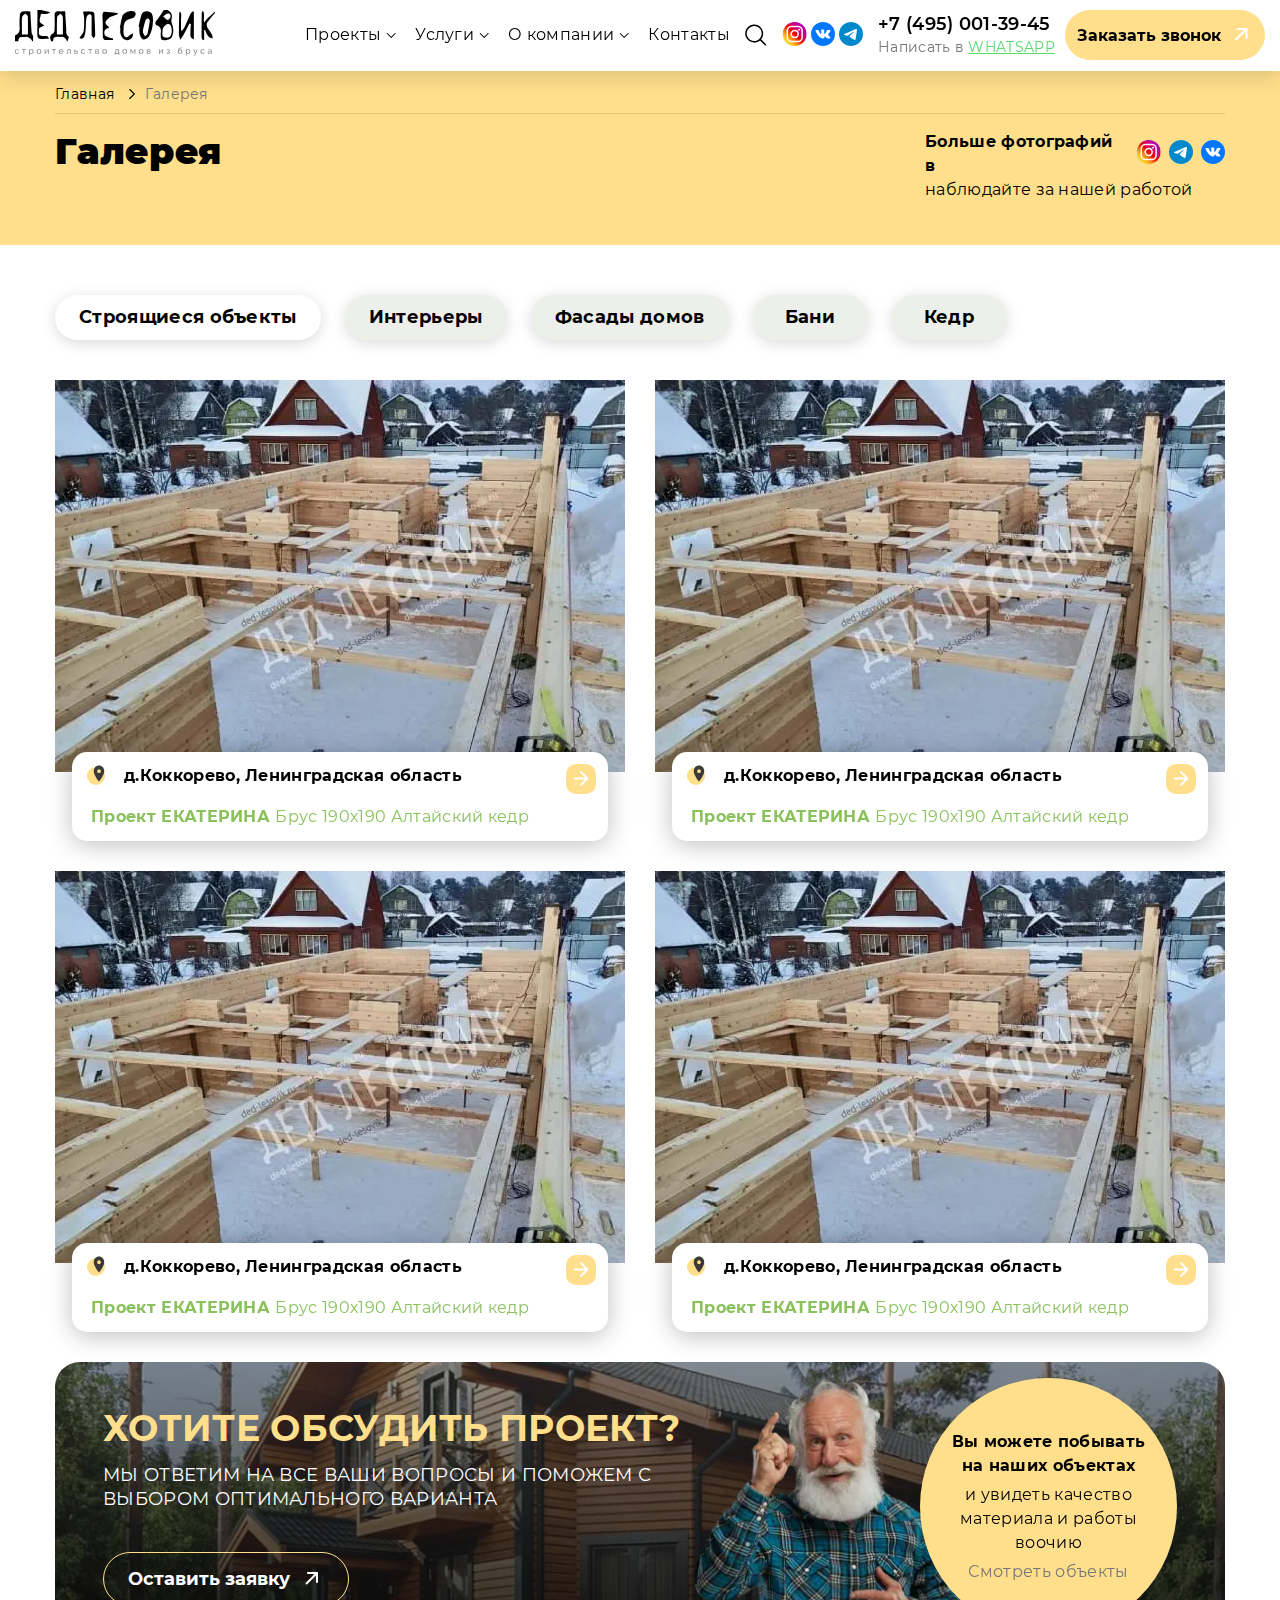
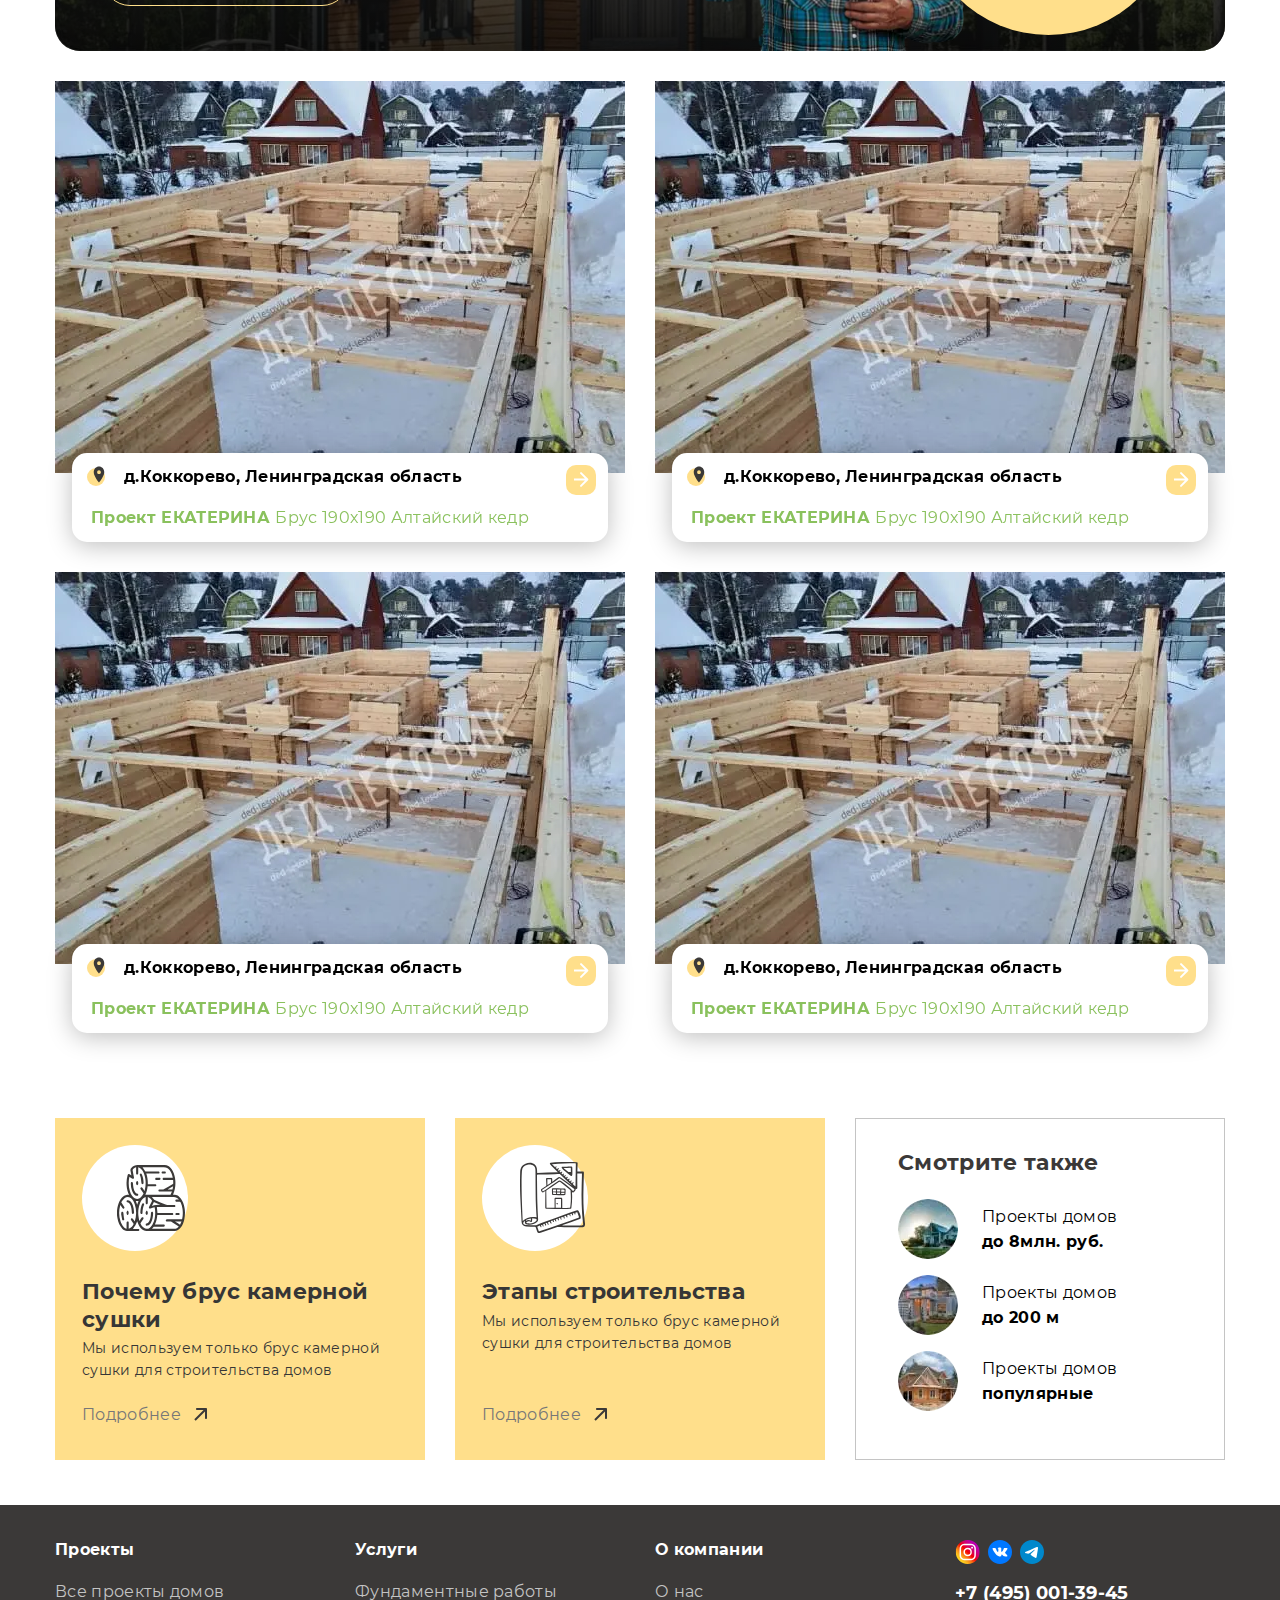
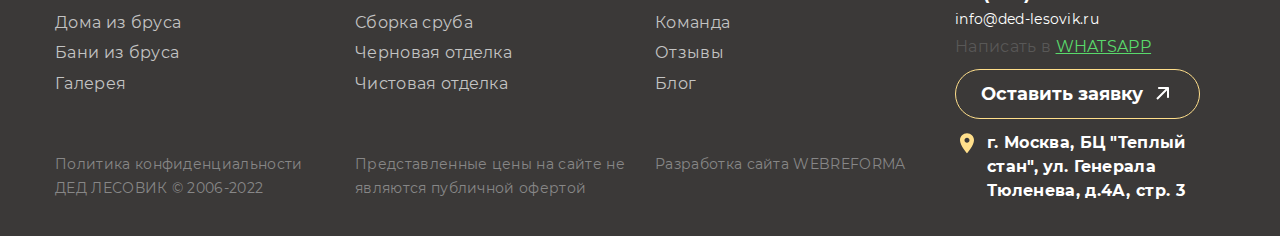
<file: gallery.html>
<!DOCTYPE html> <html lang="en">

<head>
    <meta charset="UTF-8">
    <meta name="viewport" content="width=device-width, initial-scale=1.0">
    <meta name="description" content="">
    <meta name="keywords" content="">
    <link rel="shortcut icon" href="img/favicons/favicon.svg" type="image/svg+xml">
    <link rel="shortcut icon" href="img/favicons/favicon.webp" type="image/webp">
    <link rel="shortcut icon" href="img/favicons/favicon.png" type="image/x-icon">
    <link rel="stylesheet" href="css/libs.min.css">
    <link rel="stylesheet" href="css/style.min.css">
    <meta name="author" content="Разработка Digital-агентство WebReforma https://webreforma.ru" />
    <title>Галерея</title>
</head>

<body>
    <div class="wrapper">
        <header id="header" class='header'>
            <div class='container'>
    <div class='header__inner'>
        <a href="index.html" class="header__logo">
            <img src="img/logo.svg" alt="Логотип" title="Логотип">
        </a>
        <div class="header__mob-menu">
            <nav class="nav">
                <div class="nav__item">
                    <div class="nav__item-show">
                        <span>Проекты</span>
                        <svg width="17" height="17" viewBox="0 0 17 17" fill="none" xmlns="http://www.w3.org/2000/svg">
                            <path d="M12.6842 6.49905C12.6846 6.56486 12.6719 6.63009 12.6471 6.69101C12.6222 6.75193 12.5855 6.80733 12.5392 6.85405L8.53917 10.8541C8.49269 10.9009 8.43739 10.9381 8.37646 10.9635C8.31553 10.9889 8.25018 11.002 8.18418 11.002C8.11817 11.002 8.05282 10.9889 7.99189 10.9635C7.93096 10.9381 7.87566 10.9009 7.82918 10.8541L3.82917 6.85405C3.73502 6.7599 3.68213 6.63221 3.68213 6.49905C3.68213 6.3659 3.73502 6.23821 3.82917 6.14405C3.92333 6.0499 4.05102 5.99701 4.18417 5.99701C4.31733 5.99701 4.44502 6.0499 4.53917 6.14405L8.18417 9.79405L11.8292 6.14405C11.8757 6.09719 11.931 6.05999 11.9919 6.03461C12.0528 6.00922 12.1182 5.99615 12.1842 5.99615C12.2502 5.99615 12.3155 6.00922 12.3765 6.03461C12.4374 6.05999 12.4927 6.09719 12.5392 6.14405C12.5855 6.19077 12.6222 6.24618 12.6471 6.3071C12.6719 6.36802 12.6846 6.43325 12.6842 6.49905Z" fill="black"/>
                        </svg>
                    </div>
                    <div class="nav__item-hidden">
                        <div class="nav__item-hidden-inner">
                            <a href="" class="nav__item-link">Все проекты домов</a>
                            <a href="" class="nav__item-link">Бани из бруса</a>
                            <a href="" class="nav__item-link">Дома из бруса</a>
                            <a href="" class="nav__item-link">Галерея</a>
                        </div>
                    </div>
                </div>
                <div class="nav__item">
                    <div class="nav__item-show">
                        <span>Услуги</span>
                        <svg width="17" height="17" viewBox="0 0 17 17" fill="none" xmlns="http://www.w3.org/2000/svg">
                            <path d="M12.6842 6.49905C12.6846 6.56486 12.6719 6.63009 12.6471 6.69101C12.6222 6.75193 12.5855 6.80733 12.5392 6.85405L8.53917 10.8541C8.49269 10.9009 8.43739 10.9381 8.37646 10.9635C8.31553 10.9889 8.25018 11.002 8.18418 11.002C8.11817 11.002 8.05282 10.9889 7.99189 10.9635C7.93096 10.9381 7.87566 10.9009 7.82918 10.8541L3.82917 6.85405C3.73502 6.7599 3.68213 6.63221 3.68213 6.49905C3.68213 6.3659 3.73502 6.23821 3.82917 6.14405C3.92333 6.0499 4.05102 5.99701 4.18417 5.99701C4.31733 5.99701 4.44502 6.0499 4.53917 6.14405L8.18417 9.79405L11.8292 6.14405C11.8757 6.09719 11.931 6.05999 11.9919 6.03461C12.0528 6.00922 12.1182 5.99615 12.1842 5.99615C12.2502 5.99615 12.3155 6.00922 12.3765 6.03461C12.4374 6.05999 12.4927 6.09719 12.5392 6.14405C12.5855 6.19077 12.6222 6.24618 12.6471 6.3071C12.6719 6.36802 12.6846 6.43325 12.6842 6.49905Z" fill="black"/>
                        </svg>
                    </div>
                    <div class="nav__item-hidden">
                        <div class="nav__item-hidden-inner">
                            <a href="" class="nav__item-link">Все проекты домов</a>
                            <a href="" class="nav__item-link">Бани из бруса</a>
                            <a href="" class="nav__item-link">Дома из бруса</a>
                            <a href="" class="nav__item-link">Галерея</a>
                        </div>
                    </div>
                </div>
                <div class="nav__item">
                    <div class="nav__item-show">
                        <span>О компании</span>
                        <svg width="17" height="17" viewBox="0 0 17 17" fill="none" xmlns="http://www.w3.org/2000/svg">
                            <path d="M12.6842 6.49905C12.6846 6.56486 12.6719 6.63009 12.6471 6.69101C12.6222 6.75193 12.5855 6.80733 12.5392 6.85405L8.53917 10.8541C8.49269 10.9009 8.43739 10.9381 8.37646 10.9635C8.31553 10.9889 8.25018 11.002 8.18418 11.002C8.11817 11.002 8.05282 10.9889 7.99189 10.9635C7.93096 10.9381 7.87566 10.9009 7.82918 10.8541L3.82917 6.85405C3.73502 6.7599 3.68213 6.63221 3.68213 6.49905C3.68213 6.3659 3.73502 6.23821 3.82917 6.14405C3.92333 6.0499 4.05102 5.99701 4.18417 5.99701C4.31733 5.99701 4.44502 6.0499 4.53917 6.14405L8.18417 9.79405L11.8292 6.14405C11.8757 6.09719 11.931 6.05999 11.9919 6.03461C12.0528 6.00922 12.1182 5.99615 12.1842 5.99615C12.2502 5.99615 12.3155 6.00922 12.3765 6.03461C12.4374 6.05999 12.4927 6.09719 12.5392 6.14405C12.5855 6.19077 12.6222 6.24618 12.6471 6.3071C12.6719 6.36802 12.6846 6.43325 12.6842 6.49905Z" fill="black"/>
                        </svg>
                    </div>
                    <div class="nav__item-hidden">
                        <div class="nav__item-hidden-inner">
                            <a href="" class="nav__item-link">Дома из бруса</a>
                            <a href="" class="nav__item-link">Галерея</a>
                        </div>
                    </div>
                </div>
                <div class="nav__item">
                    <a href="" class="nav__item-link2">Контакты</a>
                </div>
            </nav>
            <button class="header__btn btn btn-yellow">
                <span>Заказать звонок</span>
                <svg width="25" height="24" viewBox="0 0 25 24" fill="none" xmlns="http://www.w3.org/2000/svg">
                    <path d="M18.5 6C18.5 5.44771 18.0523 5 17.5 5L8.5 5C7.94772 5 7.5 5.44771 7.5 6C7.5 6.55228 7.94772 7 8.5 7L16.5 7L16.5 15C16.5 15.5523 16.9477 16 17.5 16C18.0523 16 18.5 15.5523 18.5 15L18.5 6ZM7.20711 17.7071L18.2071 6.70711L16.7929 5.29289L5.79289 16.2929L7.20711 17.7071Z" fill="white"/>
                </svg>
            </button>
            <div class="header__socials-mob">
                <a href="" class="header__socials-mob-item">
                    <img src="img/instagram.svg" alt="Инстаграм" title="Инстаграм">
                </a>
                <a href="" class="header__socials-mob-item">
                    <img src="img/vk.svg" alt="Вконтакте" title="Вконтакте">
                </a>
                <a href="" class="header__socials-mob-item">
                    <img src="img/telegram.svg" alt="Телеграм" title="Телеграм">
                </a>
            </div>
        </div>
        <div class="header__search header__search-active">
            <button class="header__search-btn btn">
                <svg width="22" height="22" viewBox="0 0 22 22" fill="none" xmlns="http://www.w3.org/2000/svg">
                    <path d="M20.9852 20.2175L16.1102 15.3425H16.0577C17.5603 13.5708 18.3196 11.2867 18.1768 8.96798C18.0341 6.64929 17.0002 4.47562 15.2916 2.90166C13.583 1.32771 11.332 0.475392 9.00937 0.523011C6.68677 0.57063 4.47256 1.51449 2.82989 3.15716C1.18722 4.79983 0.24336 7.01405 0.195741 9.33664C0.148122 11.6592 1.00044 13.9103 2.57439 15.6189C4.14835 17.3275 6.32202 18.3613 8.64071 18.5041C10.9594 18.6469 13.2435 17.8876 15.0152 16.3849C15.0152 16.3849 15.0152 16.4224 15.0152 16.4374L19.8902 21.3125C19.9599 21.3827 20.0429 21.4385 20.1342 21.4766C20.2256 21.5147 20.3237 21.5343 20.4227 21.5343C20.5217 21.5343 20.6197 21.5147 20.7111 21.4766C20.8025 21.4385 20.8855 21.3827 20.9552 21.3125C21.0321 21.2444 21.0942 21.1612 21.1376 21.0682C21.181 20.9751 21.2049 20.8741 21.2077 20.7715C21.2105 20.6688 21.1922 20.5667 21.154 20.4714C21.1157 20.3761 21.0582 20.2896 20.9852 20.2175ZM9.20268 16.9999C7.71932 16.9999 6.26927 16.5601 5.0359 15.736C3.80253 14.9119 2.84124 13.7405 2.27358 12.3701C1.70592 10.9996 1.5574 9.49163 1.84679 8.03677C2.13618 6.58191 2.85048 5.24554 3.89938 4.19665C4.94827 3.14775 6.28464 2.43345 7.7395 2.14406C9.19436 1.85467 10.7024 2.00319 12.0728 2.57085C13.4433 3.13851 14.6146 4.0998 15.4387 5.33317C16.2628 6.56654 16.7027 8.01659 16.7027 9.49995C16.7027 10.4849 16.5087 11.4601 16.1318 12.3701C15.7549 13.28 15.2024 14.1068 14.506 14.8033C13.8095 15.4997 12.9827 16.0521 12.0728 16.429C11.1629 16.806 10.1876 16.9999 9.20268 16.9999Z" fill="black"/>
                </svg>
            </button>
            <div class="header__search-show">
                <input type="text" placeholder="Поиск">
                <button class="header__search-clear btn">
                    <svg width="18" height="18" viewBox="0 0 18 18" fill="none" xmlns="http://www.w3.org/2000/svg">
                        <path d="M11.029 6.05197C10.9066 6.17368 10.8458 6.33365 10.8458 6.49363C10.8458 6.65361 10.9066 6.81359 11.029 6.93529C11.273 7.17934 11.6689 7.17934 11.9129 6.93529L16.9149 1.93837C17.1589 1.69432 17.1589 1.29909 16.9149 1.05504C16.6708 0.810998 16.275 0.810998 16.0309 1.05504L11.029 6.05197Z" fill="#C4C4C4"/>
                        <path d="M8.96998 9.87574L16.0309 16.9304C16.275 17.1745 16.6708 17.1745 16.9149 16.9304C17.1589 16.6864 17.2668 16.2911 17.0222 16.0471L9.62746 8.55138L9.62746 8.36568L9.41102 8.36568L1.90904 0.962824C1.665 0.718781 1.26913 0.765205 1.02509 1.00862C0.902753 1.13033 0.841899 1.31352 0.841899 1.4735C0.841899 1.63347 0.902753 1.80474 1.02509 1.92645L8.08541 8.98677L1.02446 16.0439C0.902125 16.1657 0.841271 16.3275 0.841271 16.4869C0.841271 16.6462 0.902125 16.8074 1.02446 16.9292C1.2685 17.1732 1.66437 17.1738 1.90841 16.9298L8.96998 9.87574Z" fill="#C4C4C4"/>
                    </svg>
                </button>
            </div>
            <div class="header__search-hidden">
                <a href="" class="header__search-item">
                    <img src="img/search.webp" alt="Дом" title="Дом">
                    <span>Название дома</span>
                </a>
                <a href="" class="header__search-item">
                    <img src="img/search.webp" alt="Дом" title="Дом">
                    <span>Название дома</span>
                </a>
                <a href="" class="header__search-item">
                    <img src="img/search.webp" alt="Дом" title="Дом">
                    <span>Название дома</span>
                </a>
                <a href="" class="header__search-link btn-link">
                    <span>Все результаты поиска</span>
                    <svg width="24" height="24" viewBox="0 0 24 24" fill="none" xmlns="http://www.w3.org/2000/svg">
                        <path d="M18 6C18 5.44771 17.5523 5 17 5L8 5C7.44772 5 7 5.44771 7 6C7 6.55228 7.44772 7 8 7L16 7L16 15C16 15.5523 16.4477 16 17 16C17.5523 16 18 15.5523 18 15L18 6ZM6.70711 17.7071L17.7071 6.70711L16.2929 5.29289L5.29289 16.2929L6.70711 17.7071Z" fill="#3B3938"/>
                    </svg>
                </a>
            </div>

        </div>
        <div class="header__socials">
            <a href="" class="header__socials-item">
                <img src="img/instagram.svg" alt="Инстаграм" title="Инстаграм">
            </a>
            <a href="" class="header__socials-item header__socials-item--hidden">
                <img src="img/vk.svg" alt="Вконтакте" title="Вконтакте">
            </a>
            <a href="" class="header__socials-item header__socials-item--hidden">
                <img src="img/telegram.svg" alt="Телеграм" title="Телеграм">
            </a>
        </div>

        <div class="header__contacts">
            <a href="tel:+7 (495) 001-39-45" class="header__phone">+7 (495) 001-39-45</a>
            <div class="header__whatsapp">
                <span>Написать в </span>
                <a href="">WHATSAPP</a>
            </div>
        </div>
        <button class="header__burger"></button>
    </div>
</div>
        </header>

        <main class="content">

            <section class='page-top'>
                <div class='container'>
                    <div class="breadcrumbs">
                        <a href="" class="breadcrumbs__item">Главная</a>
                        <span class="breadcrumbs__item">Галерея</span>
                    </div>
                    <div class="page-top__wrap">
                        <h1 class="page-top__title title1-bold">Галерея </h1>
                        <div class="page-top__right">
                            <div class="page-top__instagram">
                                <div class="page-top__instagram-text">
                                    <strong>Больше фотографий в </strong>
                                    <a href=""><img src="img/instagram.svg" alt="Инстаграм" title="Инстаграм"></a>
                                    <a href=""><img src="img/telegram.svg" alt="Телеграм" title="Телеграм"></a>
                                    <a href=""><img src="img/vk.svg" alt="Вконтакте" title="Вконтакте"></a>
                                </div>
                                <div class="page-top__instagram-text">
                                    <span>наблюдайте за нашей работой</span>
                                </div>
                            </div>
                        </div>
                    </div>
                </div>
            </section>

            <section class='gallery tab-parent'>
                <div class='container'>
                    <div class='gallery__tabs tabs'>
                        <a href="gallery.html" class="tab tab--active">Строящиеся объекты</a>
                        <a href="gallery2.html" class="tab">Интерьеры</a>
                        <a href="" class="tab">Фасады домов</a>
                        <a href="" class="tab">Бани</a>
                        <a href="" class="tab">Кедр</a>
                    </div>
                    <div class="gallery__wrap">
                        <div class="gallery__item">
                            <div class="project-card project-card2">
    <div class="project-card__top">
        <div class='swiper-container'>
            <div class='swiper-wrapper'>
                <div class='swiper-slide'>
                    <img src="img/home6.webp" alt="" class="project-card__img project-card__img--active" data-tab-path="1">
                </div>
                <div class='swiper-slide'>
                    <img src="img/home3.webp" alt="" class="project-card__img project-card__img--active" data-tab-path="1">
                </div>
                <div class='swiper-slide'>
                    <img src="img/home2.webp" alt="" class="project-card__img project-card__img--active" data-tab-path="1">
                </div>
                <div class='swiper-slide'>
                    <img src="img/home4.webp" alt="" class="project-card__img project-card__img--active" data-tab-path="1">
                </div>
                <div class='swiper-slide'>
                    <img src="img/home5.webp" alt="" class="project-card__img project-card__img--active" data-tab-path="1">
                </div>
                <div class='swiper-slide'>
                    <img src="img/home3.webp" alt="" class="project-card__img project-card__img--active" data-tab-path="1">
                </div>
            </div>

        </div>
        <div class='swiper-pagination'></div>
        <div class='swiper-button-prev slider-btn'>
            <svg width="8" height="14" viewBox="0 0 8 14" fill="none" xmlns="http://www.w3.org/2000/svg">
                <path d="M7.00002 13.75C6.90131 13.7506 6.80346 13.7317 6.71208 13.6943C6.62071 13.657 6.5376 13.602 6.46752 13.5325L0.467515 7.53252C0.397219 7.46279 0.341423 7.37984 0.303347 7.28845C0.26527 7.19706 0.245667 7.09903 0.245667 7.00002C0.245667 6.90101 0.26527 6.80298 0.303347 6.71158C0.341423 6.62019 0.397219 6.53724 0.467515 6.46752L6.46752 0.467517C6.60874 0.326289 6.80029 0.246948 7.00002 0.246948C7.19974 0.246948 7.39129 0.326289 7.53251 0.467517C7.67374 0.608745 7.75308 0.800291 7.75308 1.00002C7.75308 1.19974 7.67374 1.39129 7.53251 1.53252L2.05752 7.00002L7.53251 12.4675C7.60281 12.5372 7.65861 12.6202 7.69668 12.7116C7.73476 12.803 7.75436 12.901 7.75436 13C7.75436 13.099 7.73476 13.1971 7.69668 13.2885C7.65861 13.3798 7.60281 13.4628 7.53251 13.5325C7.46243 13.602 7.37932 13.657 7.28795 13.6943C7.19657 13.7317 7.09872 13.7506 7.00002 13.75Z" fill="black"/>
            </svg>
        </div>
        <div class='swiper-button-next slider-btn'>
            <svg width="8" height="14" viewBox="0 0 8 14" fill="none" xmlns="http://www.w3.org/2000/svg">
                <path d="M0.999986 0.24693C1.09869 0.246359 1.19654 0.265277 1.28792 0.302601C1.37929 0.339924 1.4624 0.39492 1.53249 0.46443L7.53249 6.46443C7.60278 6.53415 7.65858 6.6171 7.69665 6.7085C7.73473 6.79989 7.75433 6.89792 7.75433 6.99693C7.75433 7.09594 7.73473 7.19397 7.69665 7.28536C7.65858 7.37676 7.60278 7.45971 7.53249 7.52943L1.53248 13.5294C1.39126 13.6707 1.19971 13.75 0.999985 13.75C0.800259 13.75 0.608713 13.6707 0.467485 13.5294C0.326258 13.3882 0.246916 13.1967 0.246916 12.9969C0.246916 12.7972 0.326258 12.6057 0.467486 12.4644L5.94249 6.99693L0.467486 1.52943C0.39719 1.45971 0.341393 1.37676 0.303317 1.28536C0.26524 1.19397 0.245637 1.09594 0.245637 0.996929C0.245637 0.897921 0.26524 0.799892 0.303317 0.708497C0.341393 0.617103 0.39719 0.534152 0.467487 0.46443C0.537567 0.39492 0.620677 0.339924 0.712055 0.302601C0.803434 0.265277 0.901281 0.246359 0.999986 0.24693Z" fill="black"/>
            </svg>
        </div>
    </div>
    <div class="project-card__bottom">
        <a href="" class="project-card__info">
            <div class="project-card__title">
                <div class="arrow-title">
                    <h2 class="project-card__title-text title3-bold ">
                        д.Коккорево, Ленинградская область
                    </h2>
                    <div class="arrow-title__img">
                        <svg width="24" height="24" viewBox="0 0 24 24" fill="none" xmlns="http://www.w3.org/2000/svg">
                            <rect x="3" y="3" width="18" height="18" rx="9" fill="#FFDF8B"/>
                            <path d="M15 1.58337C12.1012 1.58337 9.75 4.06525 9.75 7.12504C9.75 11.2813 15 17.4167 15 17.4167C15 17.4167 20.25 11.2813 20.25 7.12504C20.25 4.06525 17.8988 1.58337 15 1.58337ZM15 9.10421C13.965 9.10421 13.125 8.21754 13.125 7.12504C13.125 6.03254 13.965 5.14587 15 5.14587C16.035 5.14587 16.875 6.03254 16.875 7.12504C16.875 8.21754 16.035 9.10421 15 9.10421Z" fill="#3B3938"/>
                        </svg>
                    </div>
                </div>
                <div class="project-card__arrow project-card__arrow--right">
                    <img src="img/arrow2.svg" alt="Стрелка" title="Стрелка">
                </div>
            </div>
            <div class="project-card__items">
                <div class="project-card__item-desc project-card__item-desc--small project-card__item-desc--green">
                    Проект ЕКАТЕРИНА <span>Брус  190х190 Алтайский кедр</span>
                </div>
            </div>
        </a>
    </div>
</div>
                        </div>
                        <div class="gallery__item">
                            <div class="project-card project-card2">
    <div class="project-card__top">
        <div class='swiper-container'>
            <div class='swiper-wrapper'>
                <div class='swiper-slide'>
                    <img src="img/home6.webp" alt="" class="project-card__img project-card__img--active" data-tab-path="1">
                </div>
                <div class='swiper-slide'>
                    <img src="img/home3.webp" alt="" class="project-card__img project-card__img--active" data-tab-path="1">
                </div>
                <div class='swiper-slide'>
                    <img src="img/home2.webp" alt="" class="project-card__img project-card__img--active" data-tab-path="1">
                </div>
                <div class='swiper-slide'>
                    <img src="img/home4.webp" alt="" class="project-card__img project-card__img--active" data-tab-path="1">
                </div>
                <div class='swiper-slide'>
                    <img src="img/home5.webp" alt="" class="project-card__img project-card__img--active" data-tab-path="1">
                </div>
                <div class='swiper-slide'>
                    <img src="img/home3.webp" alt="" class="project-card__img project-card__img--active" data-tab-path="1">
                </div>
            </div>

        </div>
        <div class='swiper-pagination'></div>
        <div class='swiper-button-prev slider-btn'>
            <svg width="8" height="14" viewBox="0 0 8 14" fill="none" xmlns="http://www.w3.org/2000/svg">
                <path d="M7.00002 13.75C6.90131 13.7506 6.80346 13.7317 6.71208 13.6943C6.62071 13.657 6.5376 13.602 6.46752 13.5325L0.467515 7.53252C0.397219 7.46279 0.341423 7.37984 0.303347 7.28845C0.26527 7.19706 0.245667 7.09903 0.245667 7.00002C0.245667 6.90101 0.26527 6.80298 0.303347 6.71158C0.341423 6.62019 0.397219 6.53724 0.467515 6.46752L6.46752 0.467517C6.60874 0.326289 6.80029 0.246948 7.00002 0.246948C7.19974 0.246948 7.39129 0.326289 7.53251 0.467517C7.67374 0.608745 7.75308 0.800291 7.75308 1.00002C7.75308 1.19974 7.67374 1.39129 7.53251 1.53252L2.05752 7.00002L7.53251 12.4675C7.60281 12.5372 7.65861 12.6202 7.69668 12.7116C7.73476 12.803 7.75436 12.901 7.75436 13C7.75436 13.099 7.73476 13.1971 7.69668 13.2885C7.65861 13.3798 7.60281 13.4628 7.53251 13.5325C7.46243 13.602 7.37932 13.657 7.28795 13.6943C7.19657 13.7317 7.09872 13.7506 7.00002 13.75Z" fill="black"/>
            </svg>
        </div>
        <div class='swiper-button-next slider-btn'>
            <svg width="8" height="14" viewBox="0 0 8 14" fill="none" xmlns="http://www.w3.org/2000/svg">
                <path d="M0.999986 0.24693C1.09869 0.246359 1.19654 0.265277 1.28792 0.302601C1.37929 0.339924 1.4624 0.39492 1.53249 0.46443L7.53249 6.46443C7.60278 6.53415 7.65858 6.6171 7.69665 6.7085C7.73473 6.79989 7.75433 6.89792 7.75433 6.99693C7.75433 7.09594 7.73473 7.19397 7.69665 7.28536C7.65858 7.37676 7.60278 7.45971 7.53249 7.52943L1.53248 13.5294C1.39126 13.6707 1.19971 13.75 0.999985 13.75C0.800259 13.75 0.608713 13.6707 0.467485 13.5294C0.326258 13.3882 0.246916 13.1967 0.246916 12.9969C0.246916 12.7972 0.326258 12.6057 0.467486 12.4644L5.94249 6.99693L0.467486 1.52943C0.39719 1.45971 0.341393 1.37676 0.303317 1.28536C0.26524 1.19397 0.245637 1.09594 0.245637 0.996929C0.245637 0.897921 0.26524 0.799892 0.303317 0.708497C0.341393 0.617103 0.39719 0.534152 0.467487 0.46443C0.537567 0.39492 0.620677 0.339924 0.712055 0.302601C0.803434 0.265277 0.901281 0.246359 0.999986 0.24693Z" fill="black"/>
            </svg>
        </div>
    </div>
    <div class="project-card__bottom">
        <a href="" class="project-card__info">
            <div class="project-card__title">
                <div class="arrow-title">
                    <h2 class="project-card__title-text title3-bold ">
                        д.Коккорево, Ленинградская область
                    </h2>
                    <div class="arrow-title__img">
                        <svg width="24" height="24" viewBox="0 0 24 24" fill="none" xmlns="http://www.w3.org/2000/svg">
                            <rect x="3" y="3" width="18" height="18" rx="9" fill="#FFDF8B"/>
                            <path d="M15 1.58337C12.1012 1.58337 9.75 4.06525 9.75 7.12504C9.75 11.2813 15 17.4167 15 17.4167C15 17.4167 20.25 11.2813 20.25 7.12504C20.25 4.06525 17.8988 1.58337 15 1.58337ZM15 9.10421C13.965 9.10421 13.125 8.21754 13.125 7.12504C13.125 6.03254 13.965 5.14587 15 5.14587C16.035 5.14587 16.875 6.03254 16.875 7.12504C16.875 8.21754 16.035 9.10421 15 9.10421Z" fill="#3B3938"/>
                        </svg>
                    </div>
                </div>
                <div class="project-card__arrow project-card__arrow--right">
                    <img src="img/arrow2.svg" alt="Стрелка" title="Стрелка">
                </div>
            </div>
            <div class="project-card__items">
                <div class="project-card__item-desc project-card__item-desc--small project-card__item-desc--green">
                    Проект ЕКАТЕРИНА <span>Брус  190х190 Алтайский кедр</span>
                </div>
            </div>
        </a>
    </div>
</div>
                        </div>
                        <div class="gallery__item">
                            <div class="project-card project-card2">
    <div class="project-card__top">
        <div class='swiper-container'>
            <div class='swiper-wrapper'>
                <div class='swiper-slide'>
                    <img src="img/home6.webp" alt="" class="project-card__img project-card__img--active" data-tab-path="1">
                </div>
                <div class='swiper-slide'>
                    <img src="img/home3.webp" alt="" class="project-card__img project-card__img--active" data-tab-path="1">
                </div>
                <div class='swiper-slide'>
                    <img src="img/home2.webp" alt="" class="project-card__img project-card__img--active" data-tab-path="1">
                </div>
                <div class='swiper-slide'>
                    <img src="img/home4.webp" alt="" class="project-card__img project-card__img--active" data-tab-path="1">
                </div>
                <div class='swiper-slide'>
                    <img src="img/home5.webp" alt="" class="project-card__img project-card__img--active" data-tab-path="1">
                </div>
                <div class='swiper-slide'>
                    <img src="img/home3.webp" alt="" class="project-card__img project-card__img--active" data-tab-path="1">
                </div>
            </div>

        </div>
        <div class='swiper-pagination'></div>
        <div class='swiper-button-prev slider-btn'>
            <svg width="8" height="14" viewBox="0 0 8 14" fill="none" xmlns="http://www.w3.org/2000/svg">
                <path d="M7.00002 13.75C6.90131 13.7506 6.80346 13.7317 6.71208 13.6943C6.62071 13.657 6.5376 13.602 6.46752 13.5325L0.467515 7.53252C0.397219 7.46279 0.341423 7.37984 0.303347 7.28845C0.26527 7.19706 0.245667 7.09903 0.245667 7.00002C0.245667 6.90101 0.26527 6.80298 0.303347 6.71158C0.341423 6.62019 0.397219 6.53724 0.467515 6.46752L6.46752 0.467517C6.60874 0.326289 6.80029 0.246948 7.00002 0.246948C7.19974 0.246948 7.39129 0.326289 7.53251 0.467517C7.67374 0.608745 7.75308 0.800291 7.75308 1.00002C7.75308 1.19974 7.67374 1.39129 7.53251 1.53252L2.05752 7.00002L7.53251 12.4675C7.60281 12.5372 7.65861 12.6202 7.69668 12.7116C7.73476 12.803 7.75436 12.901 7.75436 13C7.75436 13.099 7.73476 13.1971 7.69668 13.2885C7.65861 13.3798 7.60281 13.4628 7.53251 13.5325C7.46243 13.602 7.37932 13.657 7.28795 13.6943C7.19657 13.7317 7.09872 13.7506 7.00002 13.75Z" fill="black"/>
            </svg>
        </div>
        <div class='swiper-button-next slider-btn'>
            <svg width="8" height="14" viewBox="0 0 8 14" fill="none" xmlns="http://www.w3.org/2000/svg">
                <path d="M0.999986 0.24693C1.09869 0.246359 1.19654 0.265277 1.28792 0.302601C1.37929 0.339924 1.4624 0.39492 1.53249 0.46443L7.53249 6.46443C7.60278 6.53415 7.65858 6.6171 7.69665 6.7085C7.73473 6.79989 7.75433 6.89792 7.75433 6.99693C7.75433 7.09594 7.73473 7.19397 7.69665 7.28536C7.65858 7.37676 7.60278 7.45971 7.53249 7.52943L1.53248 13.5294C1.39126 13.6707 1.19971 13.75 0.999985 13.75C0.800259 13.75 0.608713 13.6707 0.467485 13.5294C0.326258 13.3882 0.246916 13.1967 0.246916 12.9969C0.246916 12.7972 0.326258 12.6057 0.467486 12.4644L5.94249 6.99693L0.467486 1.52943C0.39719 1.45971 0.341393 1.37676 0.303317 1.28536C0.26524 1.19397 0.245637 1.09594 0.245637 0.996929C0.245637 0.897921 0.26524 0.799892 0.303317 0.708497C0.341393 0.617103 0.39719 0.534152 0.467487 0.46443C0.537567 0.39492 0.620677 0.339924 0.712055 0.302601C0.803434 0.265277 0.901281 0.246359 0.999986 0.24693Z" fill="black"/>
            </svg>
        </div>
    </div>
    <div class="project-card__bottom">
        <a href="" class="project-card__info">
            <div class="project-card__title">
                <div class="arrow-title">
                    <h2 class="project-card__title-text title3-bold ">
                        д.Коккорево, Ленинградская область
                    </h2>
                    <div class="arrow-title__img">
                        <svg width="24" height="24" viewBox="0 0 24 24" fill="none" xmlns="http://www.w3.org/2000/svg">
                            <rect x="3" y="3" width="18" height="18" rx="9" fill="#FFDF8B"/>
                            <path d="M15 1.58337C12.1012 1.58337 9.75 4.06525 9.75 7.12504C9.75 11.2813 15 17.4167 15 17.4167C15 17.4167 20.25 11.2813 20.25 7.12504C20.25 4.06525 17.8988 1.58337 15 1.58337ZM15 9.10421C13.965 9.10421 13.125 8.21754 13.125 7.12504C13.125 6.03254 13.965 5.14587 15 5.14587C16.035 5.14587 16.875 6.03254 16.875 7.12504C16.875 8.21754 16.035 9.10421 15 9.10421Z" fill="#3B3938"/>
                        </svg>
                    </div>
                </div>
                <div class="project-card__arrow project-card__arrow--right">
                    <img src="img/arrow2.svg" alt="Стрелка" title="Стрелка">
                </div>
            </div>
            <div class="project-card__items">
                <div class="project-card__item-desc project-card__item-desc--small project-card__item-desc--green">
                    Проект ЕКАТЕРИНА <span>Брус  190х190 Алтайский кедр</span>
                </div>
            </div>
        </a>
    </div>
</div>
                        </div>
                        <div class="gallery__item">
                            <div class="project-card project-card2">
    <div class="project-card__top">
        <div class='swiper-container'>
            <div class='swiper-wrapper'>
                <div class='swiper-slide'>
                    <img src="img/home6.webp" alt="" class="project-card__img project-card__img--active" data-tab-path="1">
                </div>
                <div class='swiper-slide'>
                    <img src="img/home3.webp" alt="" class="project-card__img project-card__img--active" data-tab-path="1">
                </div>
                <div class='swiper-slide'>
                    <img src="img/home2.webp" alt="" class="project-card__img project-card__img--active" data-tab-path="1">
                </div>
                <div class='swiper-slide'>
                    <img src="img/home4.webp" alt="" class="project-card__img project-card__img--active" data-tab-path="1">
                </div>
                <div class='swiper-slide'>
                    <img src="img/home5.webp" alt="" class="project-card__img project-card__img--active" data-tab-path="1">
                </div>
                <div class='swiper-slide'>
                    <img src="img/home3.webp" alt="" class="project-card__img project-card__img--active" data-tab-path="1">
                </div>
            </div>

        </div>
        <div class='swiper-pagination'></div>
        <div class='swiper-button-prev slider-btn'>
            <svg width="8" height="14" viewBox="0 0 8 14" fill="none" xmlns="http://www.w3.org/2000/svg">
                <path d="M7.00002 13.75C6.90131 13.7506 6.80346 13.7317 6.71208 13.6943C6.62071 13.657 6.5376 13.602 6.46752 13.5325L0.467515 7.53252C0.397219 7.46279 0.341423 7.37984 0.303347 7.28845C0.26527 7.19706 0.245667 7.09903 0.245667 7.00002C0.245667 6.90101 0.26527 6.80298 0.303347 6.71158C0.341423 6.62019 0.397219 6.53724 0.467515 6.46752L6.46752 0.467517C6.60874 0.326289 6.80029 0.246948 7.00002 0.246948C7.19974 0.246948 7.39129 0.326289 7.53251 0.467517C7.67374 0.608745 7.75308 0.800291 7.75308 1.00002C7.75308 1.19974 7.67374 1.39129 7.53251 1.53252L2.05752 7.00002L7.53251 12.4675C7.60281 12.5372 7.65861 12.6202 7.69668 12.7116C7.73476 12.803 7.75436 12.901 7.75436 13C7.75436 13.099 7.73476 13.1971 7.69668 13.2885C7.65861 13.3798 7.60281 13.4628 7.53251 13.5325C7.46243 13.602 7.37932 13.657 7.28795 13.6943C7.19657 13.7317 7.09872 13.7506 7.00002 13.75Z" fill="black"/>
            </svg>
        </div>
        <div class='swiper-button-next slider-btn'>
            <svg width="8" height="14" viewBox="0 0 8 14" fill="none" xmlns="http://www.w3.org/2000/svg">
                <path d="M0.999986 0.24693C1.09869 0.246359 1.19654 0.265277 1.28792 0.302601C1.37929 0.339924 1.4624 0.39492 1.53249 0.46443L7.53249 6.46443C7.60278 6.53415 7.65858 6.6171 7.69665 6.7085C7.73473 6.79989 7.75433 6.89792 7.75433 6.99693C7.75433 7.09594 7.73473 7.19397 7.69665 7.28536C7.65858 7.37676 7.60278 7.45971 7.53249 7.52943L1.53248 13.5294C1.39126 13.6707 1.19971 13.75 0.999985 13.75C0.800259 13.75 0.608713 13.6707 0.467485 13.5294C0.326258 13.3882 0.246916 13.1967 0.246916 12.9969C0.246916 12.7972 0.326258 12.6057 0.467486 12.4644L5.94249 6.99693L0.467486 1.52943C0.39719 1.45971 0.341393 1.37676 0.303317 1.28536C0.26524 1.19397 0.245637 1.09594 0.245637 0.996929C0.245637 0.897921 0.26524 0.799892 0.303317 0.708497C0.341393 0.617103 0.39719 0.534152 0.467487 0.46443C0.537567 0.39492 0.620677 0.339924 0.712055 0.302601C0.803434 0.265277 0.901281 0.246359 0.999986 0.24693Z" fill="black"/>
            </svg>
        </div>
    </div>
    <div class="project-card__bottom">
        <a href="" class="project-card__info">
            <div class="project-card__title">
                <div class="arrow-title">
                    <h2 class="project-card__title-text title3-bold ">
                        д.Коккорево, Ленинградская область
                    </h2>
                    <div class="arrow-title__img">
                        <svg width="24" height="24" viewBox="0 0 24 24" fill="none" xmlns="http://www.w3.org/2000/svg">
                            <rect x="3" y="3" width="18" height="18" rx="9" fill="#FFDF8B"/>
                            <path d="M15 1.58337C12.1012 1.58337 9.75 4.06525 9.75 7.12504C9.75 11.2813 15 17.4167 15 17.4167C15 17.4167 20.25 11.2813 20.25 7.12504C20.25 4.06525 17.8988 1.58337 15 1.58337ZM15 9.10421C13.965 9.10421 13.125 8.21754 13.125 7.12504C13.125 6.03254 13.965 5.14587 15 5.14587C16.035 5.14587 16.875 6.03254 16.875 7.12504C16.875 8.21754 16.035 9.10421 15 9.10421Z" fill="#3B3938"/>
                        </svg>
                    </div>
                </div>
                <div class="project-card__arrow project-card__arrow--right">
                    <img src="img/arrow2.svg" alt="Стрелка" title="Стрелка">
                </div>
            </div>
            <div class="project-card__items">
                <div class="project-card__item-desc project-card__item-desc--small project-card__item-desc--green">
                    Проект ЕКАТЕРИНА <span>Брус  190х190 Алтайский кедр</span>
                </div>
            </div>
        </a>
    </div>
</div>
                        </div>
                        <div class="gallery__consult">
                            <div class='consult__inner'>
    <div class="consult__left">
        <div class="consult__title">ХОТИТЕ ОБСУДИТЬ ПРОЕКТ?</div>
        <div class="consult__desc">МЫ ОТВЕТИМ НА ВСЕ ВАШИ ВОПРОСЫ И ПОМОЖЕМ С ВЫБОРОМ ОПТИМАЛЬНОГО ВАРИАНТА</div>
        <button class="consult__btn btn btn-yellow-outline">
        <span>Оставить заявку</span>
        <svg width="24" height="24" viewBox="0 0 24 24" fill="none" xmlns="http://www.w3.org/2000/svg">
            <path d="M18 6C18 5.44771 17.5523 5 17 5L8 5C7.44772 5 7 5.44771 7 6C7 6.55228 7.44772 7 8 7L16 7L16 15C16 15.5523 16.4477 16 17 16C17.5523 16 18 15.5523 18 15L18 6ZM6.70711 17.7071L17.7071 6.70711L16.2929 5.29289L5.29289 16.2929L6.70711 17.7071Z" fill="white"></path>
        </svg>
    </button>
    </div>
    <img src="img/man2.webp" alt="Дед" title="Дед" class="consult__img">
    <img src="img/man3.webp" alt="" class="consult__img2">
    <div class="consult__hint">
        <div class="consult__hint-title">Вы можете побывать на наших объектах</div>
        <div class="consult__hint-desc">и увидеть качество материала и работы воочию</div>
        <a href="" class="consult__hint-link">Смотреть объекты</a>
    </div>
</div>
                        </div>
                        <div class="gallery__item">
                            <div class="project-card project-card2">
    <div class="project-card__top">
        <div class='swiper-container'>
            <div class='swiper-wrapper'>
                <div class='swiper-slide'>
                    <img src="img/home6.webp" alt="" class="project-card__img project-card__img--active" data-tab-path="1">
                </div>
                <div class='swiper-slide'>
                    <img src="img/home3.webp" alt="" class="project-card__img project-card__img--active" data-tab-path="1">
                </div>
                <div class='swiper-slide'>
                    <img src="img/home2.webp" alt="" class="project-card__img project-card__img--active" data-tab-path="1">
                </div>
                <div class='swiper-slide'>
                    <img src="img/home4.webp" alt="" class="project-card__img project-card__img--active" data-tab-path="1">
                </div>
                <div class='swiper-slide'>
                    <img src="img/home5.webp" alt="" class="project-card__img project-card__img--active" data-tab-path="1">
                </div>
                <div class='swiper-slide'>
                    <img src="img/home3.webp" alt="" class="project-card__img project-card__img--active" data-tab-path="1">
                </div>
            </div>

        </div>
        <div class='swiper-pagination'></div>
        <div class='swiper-button-prev slider-btn'>
            <svg width="8" height="14" viewBox="0 0 8 14" fill="none" xmlns="http://www.w3.org/2000/svg">
                <path d="M7.00002 13.75C6.90131 13.7506 6.80346 13.7317 6.71208 13.6943C6.62071 13.657 6.5376 13.602 6.46752 13.5325L0.467515 7.53252C0.397219 7.46279 0.341423 7.37984 0.303347 7.28845C0.26527 7.19706 0.245667 7.09903 0.245667 7.00002C0.245667 6.90101 0.26527 6.80298 0.303347 6.71158C0.341423 6.62019 0.397219 6.53724 0.467515 6.46752L6.46752 0.467517C6.60874 0.326289 6.80029 0.246948 7.00002 0.246948C7.19974 0.246948 7.39129 0.326289 7.53251 0.467517C7.67374 0.608745 7.75308 0.800291 7.75308 1.00002C7.75308 1.19974 7.67374 1.39129 7.53251 1.53252L2.05752 7.00002L7.53251 12.4675C7.60281 12.5372 7.65861 12.6202 7.69668 12.7116C7.73476 12.803 7.75436 12.901 7.75436 13C7.75436 13.099 7.73476 13.1971 7.69668 13.2885C7.65861 13.3798 7.60281 13.4628 7.53251 13.5325C7.46243 13.602 7.37932 13.657 7.28795 13.6943C7.19657 13.7317 7.09872 13.7506 7.00002 13.75Z" fill="black"/>
            </svg>
        </div>
        <div class='swiper-button-next slider-btn'>
            <svg width="8" height="14" viewBox="0 0 8 14" fill="none" xmlns="http://www.w3.org/2000/svg">
                <path d="M0.999986 0.24693C1.09869 0.246359 1.19654 0.265277 1.28792 0.302601C1.37929 0.339924 1.4624 0.39492 1.53249 0.46443L7.53249 6.46443C7.60278 6.53415 7.65858 6.6171 7.69665 6.7085C7.73473 6.79989 7.75433 6.89792 7.75433 6.99693C7.75433 7.09594 7.73473 7.19397 7.69665 7.28536C7.65858 7.37676 7.60278 7.45971 7.53249 7.52943L1.53248 13.5294C1.39126 13.6707 1.19971 13.75 0.999985 13.75C0.800259 13.75 0.608713 13.6707 0.467485 13.5294C0.326258 13.3882 0.246916 13.1967 0.246916 12.9969C0.246916 12.7972 0.326258 12.6057 0.467486 12.4644L5.94249 6.99693L0.467486 1.52943C0.39719 1.45971 0.341393 1.37676 0.303317 1.28536C0.26524 1.19397 0.245637 1.09594 0.245637 0.996929C0.245637 0.897921 0.26524 0.799892 0.303317 0.708497C0.341393 0.617103 0.39719 0.534152 0.467487 0.46443C0.537567 0.39492 0.620677 0.339924 0.712055 0.302601C0.803434 0.265277 0.901281 0.246359 0.999986 0.24693Z" fill="black"/>
            </svg>
        </div>
    </div>
    <div class="project-card__bottom">
        <a href="" class="project-card__info">
            <div class="project-card__title">
                <div class="arrow-title">
                    <h2 class="project-card__title-text title3-bold ">
                        д.Коккорево, Ленинградская область
                    </h2>
                    <div class="arrow-title__img">
                        <svg width="24" height="24" viewBox="0 0 24 24" fill="none" xmlns="http://www.w3.org/2000/svg">
                            <rect x="3" y="3" width="18" height="18" rx="9" fill="#FFDF8B"/>
                            <path d="M15 1.58337C12.1012 1.58337 9.75 4.06525 9.75 7.12504C9.75 11.2813 15 17.4167 15 17.4167C15 17.4167 20.25 11.2813 20.25 7.12504C20.25 4.06525 17.8988 1.58337 15 1.58337ZM15 9.10421C13.965 9.10421 13.125 8.21754 13.125 7.12504C13.125 6.03254 13.965 5.14587 15 5.14587C16.035 5.14587 16.875 6.03254 16.875 7.12504C16.875 8.21754 16.035 9.10421 15 9.10421Z" fill="#3B3938"/>
                        </svg>
                    </div>
                </div>
                <div class="project-card__arrow project-card__arrow--right">
                    <img src="img/arrow2.svg" alt="Стрелка" title="Стрелка">
                </div>
            </div>
            <div class="project-card__items">
                <div class="project-card__item-desc project-card__item-desc--small project-card__item-desc--green">
                    Проект ЕКАТЕРИНА <span>Брус  190х190 Алтайский кедр</span>
                </div>
            </div>
        </a>
    </div>
</div>
                        </div>
                        <div class="gallery__item">
                            <div class="project-card project-card2">
    <div class="project-card__top">
        <div class='swiper-container'>
            <div class='swiper-wrapper'>
                <div class='swiper-slide'>
                    <img src="img/home6.webp" alt="" class="project-card__img project-card__img--active" data-tab-path="1">
                </div>
                <div class='swiper-slide'>
                    <img src="img/home3.webp" alt="" class="project-card__img project-card__img--active" data-tab-path="1">
                </div>
                <div class='swiper-slide'>
                    <img src="img/home2.webp" alt="" class="project-card__img project-card__img--active" data-tab-path="1">
                </div>
                <div class='swiper-slide'>
                    <img src="img/home4.webp" alt="" class="project-card__img project-card__img--active" data-tab-path="1">
                </div>
                <div class='swiper-slide'>
                    <img src="img/home5.webp" alt="" class="project-card__img project-card__img--active" data-tab-path="1">
                </div>
                <div class='swiper-slide'>
                    <img src="img/home3.webp" alt="" class="project-card__img project-card__img--active" data-tab-path="1">
                </div>
            </div>

        </div>
        <div class='swiper-pagination'></div>
        <div class='swiper-button-prev slider-btn'>
            <svg width="8" height="14" viewBox="0 0 8 14" fill="none" xmlns="http://www.w3.org/2000/svg">
                <path d="M7.00002 13.75C6.90131 13.7506 6.80346 13.7317 6.71208 13.6943C6.62071 13.657 6.5376 13.602 6.46752 13.5325L0.467515 7.53252C0.397219 7.46279 0.341423 7.37984 0.303347 7.28845C0.26527 7.19706 0.245667 7.09903 0.245667 7.00002C0.245667 6.90101 0.26527 6.80298 0.303347 6.71158C0.341423 6.62019 0.397219 6.53724 0.467515 6.46752L6.46752 0.467517C6.60874 0.326289 6.80029 0.246948 7.00002 0.246948C7.19974 0.246948 7.39129 0.326289 7.53251 0.467517C7.67374 0.608745 7.75308 0.800291 7.75308 1.00002C7.75308 1.19974 7.67374 1.39129 7.53251 1.53252L2.05752 7.00002L7.53251 12.4675C7.60281 12.5372 7.65861 12.6202 7.69668 12.7116C7.73476 12.803 7.75436 12.901 7.75436 13C7.75436 13.099 7.73476 13.1971 7.69668 13.2885C7.65861 13.3798 7.60281 13.4628 7.53251 13.5325C7.46243 13.602 7.37932 13.657 7.28795 13.6943C7.19657 13.7317 7.09872 13.7506 7.00002 13.75Z" fill="black"/>
            </svg>
        </div>
        <div class='swiper-button-next slider-btn'>
            <svg width="8" height="14" viewBox="0 0 8 14" fill="none" xmlns="http://www.w3.org/2000/svg">
                <path d="M0.999986 0.24693C1.09869 0.246359 1.19654 0.265277 1.28792 0.302601C1.37929 0.339924 1.4624 0.39492 1.53249 0.46443L7.53249 6.46443C7.60278 6.53415 7.65858 6.6171 7.69665 6.7085C7.73473 6.79989 7.75433 6.89792 7.75433 6.99693C7.75433 7.09594 7.73473 7.19397 7.69665 7.28536C7.65858 7.37676 7.60278 7.45971 7.53249 7.52943L1.53248 13.5294C1.39126 13.6707 1.19971 13.75 0.999985 13.75C0.800259 13.75 0.608713 13.6707 0.467485 13.5294C0.326258 13.3882 0.246916 13.1967 0.246916 12.9969C0.246916 12.7972 0.326258 12.6057 0.467486 12.4644L5.94249 6.99693L0.467486 1.52943C0.39719 1.45971 0.341393 1.37676 0.303317 1.28536C0.26524 1.19397 0.245637 1.09594 0.245637 0.996929C0.245637 0.897921 0.26524 0.799892 0.303317 0.708497C0.341393 0.617103 0.39719 0.534152 0.467487 0.46443C0.537567 0.39492 0.620677 0.339924 0.712055 0.302601C0.803434 0.265277 0.901281 0.246359 0.999986 0.24693Z" fill="black"/>
            </svg>
        </div>
    </div>
    <div class="project-card__bottom">
        <a href="" class="project-card__info">
            <div class="project-card__title">
                <div class="arrow-title">
                    <h2 class="project-card__title-text title3-bold ">
                        д.Коккорево, Ленинградская область
                    </h2>
                    <div class="arrow-title__img">
                        <svg width="24" height="24" viewBox="0 0 24 24" fill="none" xmlns="http://www.w3.org/2000/svg">
                            <rect x="3" y="3" width="18" height="18" rx="9" fill="#FFDF8B"/>
                            <path d="M15 1.58337C12.1012 1.58337 9.75 4.06525 9.75 7.12504C9.75 11.2813 15 17.4167 15 17.4167C15 17.4167 20.25 11.2813 20.25 7.12504C20.25 4.06525 17.8988 1.58337 15 1.58337ZM15 9.10421C13.965 9.10421 13.125 8.21754 13.125 7.12504C13.125 6.03254 13.965 5.14587 15 5.14587C16.035 5.14587 16.875 6.03254 16.875 7.12504C16.875 8.21754 16.035 9.10421 15 9.10421Z" fill="#3B3938"/>
                        </svg>
                    </div>
                </div>
                <div class="project-card__arrow project-card__arrow--right">
                    <img src="img/arrow2.svg" alt="Стрелка" title="Стрелка">
                </div>
            </div>
            <div class="project-card__items">
                <div class="project-card__item-desc project-card__item-desc--small project-card__item-desc--green">
                    Проект ЕКАТЕРИНА <span>Брус  190х190 Алтайский кедр</span>
                </div>
            </div>
        </a>
    </div>
</div>
                        </div>
                        <div class="gallery__item">
                            <div class="project-card project-card2">
    <div class="project-card__top">
        <div class='swiper-container'>
            <div class='swiper-wrapper'>
                <div class='swiper-slide'>
                    <img src="img/home6.webp" alt="" class="project-card__img project-card__img--active" data-tab-path="1">
                </div>
                <div class='swiper-slide'>
                    <img src="img/home3.webp" alt="" class="project-card__img project-card__img--active" data-tab-path="1">
                </div>
                <div class='swiper-slide'>
                    <img src="img/home2.webp" alt="" class="project-card__img project-card__img--active" data-tab-path="1">
                </div>
                <div class='swiper-slide'>
                    <img src="img/home4.webp" alt="" class="project-card__img project-card__img--active" data-tab-path="1">
                </div>
                <div class='swiper-slide'>
                    <img src="img/home5.webp" alt="" class="project-card__img project-card__img--active" data-tab-path="1">
                </div>
                <div class='swiper-slide'>
                    <img src="img/home3.webp" alt="" class="project-card__img project-card__img--active" data-tab-path="1">
                </div>
            </div>

        </div>
        <div class='swiper-pagination'></div>
        <div class='swiper-button-prev slider-btn'>
            <svg width="8" height="14" viewBox="0 0 8 14" fill="none" xmlns="http://www.w3.org/2000/svg">
                <path d="M7.00002 13.75C6.90131 13.7506 6.80346 13.7317 6.71208 13.6943C6.62071 13.657 6.5376 13.602 6.46752 13.5325L0.467515 7.53252C0.397219 7.46279 0.341423 7.37984 0.303347 7.28845C0.26527 7.19706 0.245667 7.09903 0.245667 7.00002C0.245667 6.90101 0.26527 6.80298 0.303347 6.71158C0.341423 6.62019 0.397219 6.53724 0.467515 6.46752L6.46752 0.467517C6.60874 0.326289 6.80029 0.246948 7.00002 0.246948C7.19974 0.246948 7.39129 0.326289 7.53251 0.467517C7.67374 0.608745 7.75308 0.800291 7.75308 1.00002C7.75308 1.19974 7.67374 1.39129 7.53251 1.53252L2.05752 7.00002L7.53251 12.4675C7.60281 12.5372 7.65861 12.6202 7.69668 12.7116C7.73476 12.803 7.75436 12.901 7.75436 13C7.75436 13.099 7.73476 13.1971 7.69668 13.2885C7.65861 13.3798 7.60281 13.4628 7.53251 13.5325C7.46243 13.602 7.37932 13.657 7.28795 13.6943C7.19657 13.7317 7.09872 13.7506 7.00002 13.75Z" fill="black"/>
            </svg>
        </div>
        <div class='swiper-button-next slider-btn'>
            <svg width="8" height="14" viewBox="0 0 8 14" fill="none" xmlns="http://www.w3.org/2000/svg">
                <path d="M0.999986 0.24693C1.09869 0.246359 1.19654 0.265277 1.28792 0.302601C1.37929 0.339924 1.4624 0.39492 1.53249 0.46443L7.53249 6.46443C7.60278 6.53415 7.65858 6.6171 7.69665 6.7085C7.73473 6.79989 7.75433 6.89792 7.75433 6.99693C7.75433 7.09594 7.73473 7.19397 7.69665 7.28536C7.65858 7.37676 7.60278 7.45971 7.53249 7.52943L1.53248 13.5294C1.39126 13.6707 1.19971 13.75 0.999985 13.75C0.800259 13.75 0.608713 13.6707 0.467485 13.5294C0.326258 13.3882 0.246916 13.1967 0.246916 12.9969C0.246916 12.7972 0.326258 12.6057 0.467486 12.4644L5.94249 6.99693L0.467486 1.52943C0.39719 1.45971 0.341393 1.37676 0.303317 1.28536C0.26524 1.19397 0.245637 1.09594 0.245637 0.996929C0.245637 0.897921 0.26524 0.799892 0.303317 0.708497C0.341393 0.617103 0.39719 0.534152 0.467487 0.46443C0.537567 0.39492 0.620677 0.339924 0.712055 0.302601C0.803434 0.265277 0.901281 0.246359 0.999986 0.24693Z" fill="black"/>
            </svg>
        </div>
    </div>
    <div class="project-card__bottom">
        <a href="" class="project-card__info">
            <div class="project-card__title">
                <div class="arrow-title">
                    <h2 class="project-card__title-text title3-bold ">
                        д.Коккорево, Ленинградская область
                    </h2>
                    <div class="arrow-title__img">
                        <svg width="24" height="24" viewBox="0 0 24 24" fill="none" xmlns="http://www.w3.org/2000/svg">
                            <rect x="3" y="3" width="18" height="18" rx="9" fill="#FFDF8B"/>
                            <path d="M15 1.58337C12.1012 1.58337 9.75 4.06525 9.75 7.12504C9.75 11.2813 15 17.4167 15 17.4167C15 17.4167 20.25 11.2813 20.25 7.12504C20.25 4.06525 17.8988 1.58337 15 1.58337ZM15 9.10421C13.965 9.10421 13.125 8.21754 13.125 7.12504C13.125 6.03254 13.965 5.14587 15 5.14587C16.035 5.14587 16.875 6.03254 16.875 7.12504C16.875 8.21754 16.035 9.10421 15 9.10421Z" fill="#3B3938"/>
                        </svg>
                    </div>
                </div>
                <div class="project-card__arrow project-card__arrow--right">
                    <img src="img/arrow2.svg" alt="Стрелка" title="Стрелка">
                </div>
            </div>
            <div class="project-card__items">
                <div class="project-card__item-desc project-card__item-desc--small project-card__item-desc--green">
                    Проект ЕКАТЕРИНА <span>Брус  190х190 Алтайский кедр</span>
                </div>
            </div>
        </a>
    </div>
</div>
                        </div>
                        <div class="gallery__item">
                            <div class="project-card project-card2">
    <div class="project-card__top">
        <div class='swiper-container'>
            <div class='swiper-wrapper'>
                <div class='swiper-slide'>
                    <img src="img/home6.webp" alt="" class="project-card__img project-card__img--active" data-tab-path="1">
                </div>
                <div class='swiper-slide'>
                    <img src="img/home3.webp" alt="" class="project-card__img project-card__img--active" data-tab-path="1">
                </div>
                <div class='swiper-slide'>
                    <img src="img/home2.webp" alt="" class="project-card__img project-card__img--active" data-tab-path="1">
                </div>
                <div class='swiper-slide'>
                    <img src="img/home4.webp" alt="" class="project-card__img project-card__img--active" data-tab-path="1">
                </div>
                <div class='swiper-slide'>
                    <img src="img/home5.webp" alt="" class="project-card__img project-card__img--active" data-tab-path="1">
                </div>
                <div class='swiper-slide'>
                    <img src="img/home3.webp" alt="" class="project-card__img project-card__img--active" data-tab-path="1">
                </div>
            </div>

        </div>
        <div class='swiper-pagination'></div>
        <div class='swiper-button-prev slider-btn'>
            <svg width="8" height="14" viewBox="0 0 8 14" fill="none" xmlns="http://www.w3.org/2000/svg">
                <path d="M7.00002 13.75C6.90131 13.7506 6.80346 13.7317 6.71208 13.6943C6.62071 13.657 6.5376 13.602 6.46752 13.5325L0.467515 7.53252C0.397219 7.46279 0.341423 7.37984 0.303347 7.28845C0.26527 7.19706 0.245667 7.09903 0.245667 7.00002C0.245667 6.90101 0.26527 6.80298 0.303347 6.71158C0.341423 6.62019 0.397219 6.53724 0.467515 6.46752L6.46752 0.467517C6.60874 0.326289 6.80029 0.246948 7.00002 0.246948C7.19974 0.246948 7.39129 0.326289 7.53251 0.467517C7.67374 0.608745 7.75308 0.800291 7.75308 1.00002C7.75308 1.19974 7.67374 1.39129 7.53251 1.53252L2.05752 7.00002L7.53251 12.4675C7.60281 12.5372 7.65861 12.6202 7.69668 12.7116C7.73476 12.803 7.75436 12.901 7.75436 13C7.75436 13.099 7.73476 13.1971 7.69668 13.2885C7.65861 13.3798 7.60281 13.4628 7.53251 13.5325C7.46243 13.602 7.37932 13.657 7.28795 13.6943C7.19657 13.7317 7.09872 13.7506 7.00002 13.75Z" fill="black"/>
            </svg>
        </div>
        <div class='swiper-button-next slider-btn'>
            <svg width="8" height="14" viewBox="0 0 8 14" fill="none" xmlns="http://www.w3.org/2000/svg">
                <path d="M0.999986 0.24693C1.09869 0.246359 1.19654 0.265277 1.28792 0.302601C1.37929 0.339924 1.4624 0.39492 1.53249 0.46443L7.53249 6.46443C7.60278 6.53415 7.65858 6.6171 7.69665 6.7085C7.73473 6.79989 7.75433 6.89792 7.75433 6.99693C7.75433 7.09594 7.73473 7.19397 7.69665 7.28536C7.65858 7.37676 7.60278 7.45971 7.53249 7.52943L1.53248 13.5294C1.39126 13.6707 1.19971 13.75 0.999985 13.75C0.800259 13.75 0.608713 13.6707 0.467485 13.5294C0.326258 13.3882 0.246916 13.1967 0.246916 12.9969C0.246916 12.7972 0.326258 12.6057 0.467486 12.4644L5.94249 6.99693L0.467486 1.52943C0.39719 1.45971 0.341393 1.37676 0.303317 1.28536C0.26524 1.19397 0.245637 1.09594 0.245637 0.996929C0.245637 0.897921 0.26524 0.799892 0.303317 0.708497C0.341393 0.617103 0.39719 0.534152 0.467487 0.46443C0.537567 0.39492 0.620677 0.339924 0.712055 0.302601C0.803434 0.265277 0.901281 0.246359 0.999986 0.24693Z" fill="black"/>
            </svg>
        </div>
    </div>
    <div class="project-card__bottom">
        <a href="" class="project-card__info">
            <div class="project-card__title">
                <div class="arrow-title">
                    <h2 class="project-card__title-text title3-bold ">
                        д.Коккорево, Ленинградская область
                    </h2>
                    <div class="arrow-title__img">
                        <svg width="24" height="24" viewBox="0 0 24 24" fill="none" xmlns="http://www.w3.org/2000/svg">
                            <rect x="3" y="3" width="18" height="18" rx="9" fill="#FFDF8B"/>
                            <path d="M15 1.58337C12.1012 1.58337 9.75 4.06525 9.75 7.12504C9.75 11.2813 15 17.4167 15 17.4167C15 17.4167 20.25 11.2813 20.25 7.12504C20.25 4.06525 17.8988 1.58337 15 1.58337ZM15 9.10421C13.965 9.10421 13.125 8.21754 13.125 7.12504C13.125 6.03254 13.965 5.14587 15 5.14587C16.035 5.14587 16.875 6.03254 16.875 7.12504C16.875 8.21754 16.035 9.10421 15 9.10421Z" fill="#3B3938"/>
                        </svg>
                    </div>
                </div>
                <div class="project-card__arrow project-card__arrow--right">
                    <img src="img/arrow2.svg" alt="Стрелка" title="Стрелка">
                </div>
            </div>
            <div class="project-card__items">
                <div class="project-card__item-desc project-card__item-desc--small project-card__item-desc--green">
                    Проект ЕКАТЕРИНА <span>Брус  190х190 Алтайский кедр</span>
                </div>
            </div>
        </a>
    </div>
</div>
                        </div>
                    </div>
                </div>
            </section>

            <section class='info'>
                <div class='container'>
    <div class='info__inner'>
        <div class="info__item">
            <div class="info__item-icon">
                <svg width="68" height="66" viewBox="0 0 68 66" fill="none" xmlns="http://www.w3.org/2000/svg">
                    <path d="M0 50.2949C0 48.7493 0 47.1859 0 45.6403C0.141888 44.6987 0.248305 43.7571 0.407929 42.8333C0.94001 39.7242 1.88002 36.7751 3.67136 34.1458C5.12572 32.0139 6.93479 30.3261 9.57747 29.9175C10.3756 29.7931 11.2092 29.8997 12.0605 29.8997C10.6416 26.9506 9.89671 23.8416 9.63067 20.626C9.3469 17.0018 9.64841 13.4131 10.6594 9.91319C10.9431 8.95384 11.6526 8.70512 12.5039 9.23809C13.0892 9.61118 13.6745 10.002 14.2953 10.4284C14.2953 10.1974 14.313 10.0376 14.2953 9.89543C14.0469 8.56299 13.8873 7.23056 13.5326 5.93365C13.1779 4.60122 13.5681 3.65963 14.5081 2.7358C16.264 0.976988 18.2327 -0.0178981 20.7689 -0.000132282C29.7434 0.0531652 38.7355 0.0353994 47.71 0.0176335C49.0402 0.0176335 50.2462 0.37295 51.3636 1.04805C53.3323 2.23836 54.6802 4.01494 55.7444 6.02248C57.3052 9.00714 58.0678 12.205 58.3161 15.5627C58.6886 20.2884 58.1388 24.872 56.2055 29.2602C56.1346 29.4201 56.0814 29.5977 55.9927 29.8287C56.3829 29.8287 56.6667 29.8464 56.9505 29.8287C59.2029 29.7221 61.0297 30.6104 62.6082 32.1382C64.2932 33.7727 65.4283 35.7625 66.2441 37.9477C68.2128 43.2419 68.4434 48.6604 67.3438 54.1501C66.723 57.2946 65.6056 60.226 63.5305 62.731C61.7569 64.8806 59.5399 66.0709 56.6312 66.0532C47.7454 65.9821 38.8419 66.0177 29.9562 66.0354C28.1648 66.0354 26.6218 65.4847 25.2384 64.401C22.8795 62.5356 21.5493 59.9773 20.5738 57.2058C20.4497 56.8683 20.3432 56.5307 20.2191 56.1754C19.6161 57.5789 19.1195 58.9646 18.41 60.2438C17.6828 61.5229 16.7428 62.6954 15.9092 63.9035C17.5764 63.9035 19.2968 63.9035 21.035 63.9035C21.3187 63.9035 21.6202 63.9568 21.8508 64.0989C22.2765 64.3477 22.4006 64.7918 22.2765 65.2537C22.1169 65.8045 21.6912 66.0354 21.1059 66.0354C17.7715 66.0177 14.4194 65.9821 11.085 66.0532C8.76161 66.0887 6.86385 65.236 5.26761 63.637C2.57173 60.9366 1.31247 57.5078 0.567554 53.8658C0.319249 52.64 0.17736 51.4674 0 50.2949ZM37.8842 59.6042C38.2389 59.6042 38.4695 59.6042 38.6823 59.6042C41.3073 59.6042 43.9499 59.6042 46.5749 59.6042C47.3907 59.6042 47.8696 60.1016 47.7809 60.83C47.71 61.4163 47.2666 61.7361 46.5217 61.7361C43.4001 61.7361 40.2786 61.7361 37.157 61.7361C36.9265 61.7361 36.6427 61.7716 36.5008 61.9137C35.951 62.5 35.4721 63.1574 34.9045 63.8325C35.0464 63.8502 35.1174 63.8502 35.2061 63.8502C42.602 63.8502 49.9802 63.868 57.3761 63.8325C59.2207 63.8147 60.5863 62.7665 61.7569 61.3808C59.132 59.7463 56.578 58.1296 54.0063 56.5485C53.8289 56.4419 53.5806 56.4241 53.3678 56.4241C52.2149 56.4063 51.0621 56.4241 49.9092 56.4063C49.1466 56.3886 48.65 55.749 48.8628 55.0561C49.0402 54.4699 49.4836 54.2744 50.0866 54.2744C54.8576 54.2922 59.6463 54.2744 64.4173 54.2922C64.8962 54.2922 65.0913 54.1856 65.1977 53.6704C65.8894 50.437 65.9781 47.1681 65.517 43.8992C65.1977 41.5897 64.577 39.3689 63.566 37.2548C63.3709 36.8639 63.1581 36.7041 62.7147 36.7218C61.6328 36.7573 60.5509 36.7396 59.469 36.7218C59.2207 36.7218 58.8482 36.6863 58.7418 36.5264C58.5112 36.1888 58.2984 35.7447 58.3339 35.3716C58.3693 34.8742 58.795 34.6077 59.3448 34.6077C60.1607 34.6077 60.9765 34.6077 61.9343 34.6077C60.4977 32.9022 58.9546 31.925 56.8086 31.925C49.7496 31.9606 42.6907 31.9428 35.6317 31.9428C35.4011 31.9428 35.1706 31.9428 34.94 31.9428C35.5962 32.7778 36.1638 33.5595 36.7846 34.3057C37.0151 34.5722 37.2989 34.8564 37.6182 34.9985C41.0235 36.4553 44.4465 37.8766 47.8519 39.3334C48.8096 39.742 49.7496 39.9552 50.796 39.9197C52.9421 39.8664 55.0882 39.9019 57.2342 39.9019C57.9614 39.9019 58.4048 40.3283 58.4048 40.9678C58.4048 41.6074 57.9791 42.016 57.2342 42.0338C57.0391 42.0338 56.844 42.0338 56.6312 42.0338C51.2926 42.0338 45.9718 42.0338 40.6333 42.0338C40.3672 42.0338 40.1189 42.0338 39.8884 42.0338C40.0835 44.0058 40.2608 45.9067 40.4559 47.8788C40.651 47.8788 40.8816 47.8788 41.1299 47.8788C43.9854 47.8788 46.8409 47.8788 49.6964 47.8788C51.541 47.8788 53.3678 47.8788 55.2123 47.8788C55.8863 47.8788 56.312 48.3407 56.2942 48.9625C56.2765 49.5487 55.8685 49.9751 55.23 50.0107C55.0527 50.0284 54.8753 50.0107 54.698 50.0107C50.1575 50.0107 45.6348 50.0107 41.0944 50.0107C40.8461 50.0107 40.6155 50.0107 40.2963 50.0107C40.048 53.3329 39.3386 56.5129 37.8842 59.6042ZM30.6479 21.3011C30.3109 24.3213 29.6192 27.1816 28.3599 29.8109C29.0871 29.8109 29.7611 29.8109 30.4351 29.8109C37.9197 29.8109 45.3865 29.8109 52.8712 29.8109C53.1017 29.8109 53.4564 29.8109 53.5274 29.6688C54.0417 28.7094 54.5029 27.7145 55.0172 26.6131C54.5561 26.6131 54.3078 26.6131 54.0772 26.6131C50.264 26.6131 46.4684 26.6131 42.6552 26.6131C41.8748 26.6131 41.4137 26.2222 41.4314 25.5471C41.4314 24.872 41.8748 24.4989 42.6729 24.4989C43.7726 24.4989 44.8899 24.5167 45.9896 24.4812C46.2379 24.4812 46.5217 24.4101 46.7345 24.2857C49.7851 22.5092 52.8357 20.7326 55.8863 18.9382C56.0459 18.8494 56.2587 18.6717 56.2587 18.5474C56.241 17.3393 56.1701 16.149 56.1169 14.9232C55.7267 14.9232 55.4784 14.9232 55.23 14.9232C52.5696 14.9232 49.927 14.9232 47.2666 14.9232C47.1424 14.9232 47.0005 14.9232 46.8764 14.9232C46.096 14.9054 45.6526 14.5145 45.6703 13.8394C45.6881 13.1999 46.1315 12.809 46.8764 12.809C49.59 12.809 52.3213 12.809 55.035 12.809C55.2655 12.809 55.4961 12.809 55.7799 12.809C55.2123 10.0553 54.3433 7.51481 52.747 5.29408C51.2572 3.23325 49.3772 2.09623 46.699 2.13177C39.8352 2.23836 32.989 2.1673 26.1252 2.1673C25.8946 2.1673 25.6641 2.1673 25.5399 2.1673C26.4267 3.49973 27.2958 4.84994 28.2003 6.16461C28.3067 6.3245 28.5905 6.41333 28.8033 6.41333C30.2932 6.43109 31.7653 6.43109 33.2551 6.43109C35.9332 6.43109 38.6114 6.43109 41.2895 6.43109C42.1231 6.43109 42.6552 6.98184 42.4778 7.71023C42.3359 8.3498 41.8748 8.56299 41.2363 8.56299C37.494 8.54523 33.7517 8.56299 30.0271 8.56299C29.7966 8.56299 29.566 8.56299 29.2467 8.56299C30.4705 12.0451 30.9139 15.5627 30.8075 19.2047C31.109 19.2047 31.3573 19.2047 31.5879 19.2047C33.7517 19.2047 35.9332 19.2047 38.097 19.2047C38.8419 19.2047 39.2853 19.5778 39.3208 20.2174C39.3386 20.8925 38.8952 21.3189 38.1325 21.3189C35.6495 21.3011 33.2019 21.3011 30.6479 21.3011ZM9.55973 63.6726C9.55973 61.6117 9.54199 59.6397 9.57747 57.6677C9.57747 57.3479 9.68388 56.886 9.91445 56.7261C10.216 56.5129 10.6948 56.4419 11.0496 56.5129C11.5284 56.6018 11.6881 57.0459 11.6881 57.5434C11.6881 59.5509 11.6881 61.5762 11.6881 63.6903C12.096 63.5304 12.4684 63.4238 12.7877 63.264C14.4371 62.3934 15.519 60.9899 16.4236 59.4088C16.6364 59.0535 16.6187 58.8047 16.3881 58.4494C15.5723 57.2946 14.7919 56.1043 14.0292 54.914C13.6568 54.3455 13.7809 53.7237 14.2598 53.3862C14.7741 53.0308 15.3949 53.1552 15.8206 53.7237C16.0689 54.0613 16.2817 54.4166 16.53 54.7719C16.9025 55.3226 17.2749 55.8734 17.736 56.5662C19.5629 50.6502 19.6338 44.9474 17.736 39.2446C16.9379 36.8639 15.7851 34.6787 13.7632 33.0976C11.759 31.5342 9.50652 31.552 7.50235 33.1331C6.24309 34.128 5.37402 35.4249 4.59364 36.8106C4.3276 37.2726 4.34533 37.6279 4.68232 38.0543C5.05477 38.5162 5.35629 39.0491 5.69327 39.5466C6.22535 40.346 6.75743 41.1277 7.27178 41.9272C7.6265 42.4957 7.52008 43.1175 7.02347 43.4551C6.50913 43.8104 5.88837 43.6683 5.4627 43.0997C5.28534 42.851 5.10798 42.5845 4.94836 42.3358C4.43401 41.5719 3.9374 40.8257 3.36985 39.9552C3.28117 40.1861 3.2457 40.2927 3.21022 40.3816C1.7204 45.7291 1.80908 51.0411 3.51174 56.3175C4.15024 58.2895 5.07251 60.1194 6.49139 61.665C7.28952 62.5889 8.22953 63.335 9.55973 63.6726ZM12.4152 11.7431C11.3688 16.6109 11.4398 21.3188 12.8409 25.9735C13.5503 28.3541 14.5968 30.5748 16.4058 32.3159C18.6938 34.5366 21.5848 34.6077 23.8372 32.3692C24.8305 31.3921 25.4867 30.0952 26.3203 28.9582C26.5331 28.6739 26.4799 28.4252 26.2848 28.1232C25.4512 26.9151 24.6531 25.707 23.855 24.4812C23.7486 24.339 23.6422 24.1969 23.5535 24.037C23.2165 23.4685 23.3406 22.8467 23.8372 22.5092C24.3516 22.1716 24.9546 22.2782 25.3448 22.8467C26.0543 23.8594 26.7282 24.8898 27.4554 26.009C27.5618 25.7425 27.6328 25.5649 27.686 25.3872C29.1226 19.8976 29.0162 14.4435 27.1007 9.0782C26.3026 6.83971 25.2029 4.77887 23.252 3.32208C22.6844 2.8957 21.9927 2.61144 21.23 2.18506C21.23 4.38803 21.2478 6.36003 21.2123 8.33204C21.2123 8.65182 21.1059 9.11373 20.8931 9.27363C20.5916 9.48682 20.1127 9.55788 19.758 9.48682C19.2791 9.39799 19.1017 8.95384 19.1195 8.4564C19.1195 6.44886 19.1195 4.42356 19.1195 2.34496C17.807 2.64698 16.867 3.42867 15.9979 4.2992C15.6787 4.61898 15.6077 4.95653 15.6787 5.38291C16.1043 7.65694 16.5123 9.94873 16.9379 12.2228C17.0443 12.7735 17.0798 13.3065 16.5477 13.6618C15.9979 14.0349 15.519 13.8217 15.0224 13.4841C14.1888 12.9156 13.3552 12.3649 12.4152 11.7431ZM22.2587 55.6957C22.3474 55.7135 22.4184 55.7135 22.507 55.7312C23.1633 54.7541 23.784 53.777 24.458 52.8176C24.6531 52.5512 24.9724 52.2136 25.2561 52.1958C25.6109 52.1781 26.0897 52.3557 26.338 52.6222C26.6928 52.9775 26.6041 53.475 26.3203 53.9014C25.4158 55.2516 24.5112 56.584 23.6422 57.9342C23.518 58.1119 23.4648 58.4494 23.5535 58.6271C24.2984 60.1549 25.2207 61.5407 26.5686 62.6066C28.5905 64.2055 30.8607 64.2233 32.8826 62.6422C34.266 61.5762 35.2061 60.1549 35.951 58.6093C37.5117 55.4115 38.1148 51.9827 38.2034 48.465C38.2567 46.422 38.0616 44.4144 37.6359 42.3536C36.2347 42.7444 34.8868 43.1175 33.5389 43.5084C32.989 43.6683 32.4747 43.686 32.0845 43.2241C31.7121 42.7622 31.8539 42.2825 32.1022 41.8028C33.0423 39.9552 33.9645 38.0898 34.8868 36.2244C34.9932 36.0112 35.0642 35.6381 34.94 35.4604C34.1774 34.2168 33.1841 33.1864 31.8717 32.4935C31.5524 32.3337 31.1977 32.2448 30.8075 32.0849C30.8075 34.1813 30.8253 36.1533 30.7898 38.1076C30.7898 38.4629 30.6124 38.9425 30.3464 39.1202C30.0803 39.3156 29.5305 39.3512 29.2645 39.1913C28.9807 39.0136 28.7147 38.5339 28.6969 38.1964C28.6437 36.1888 28.6792 34.1635 28.6792 31.9428C27.9165 32.3692 27.2248 32.6534 26.6395 33.0976C24.7418 34.5366 23.6422 36.5442 22.8263 38.7294C21.3719 42.6378 20.9817 46.6884 21.4074 50.8101C21.5848 52.4623 21.975 54.079 22.2587 55.6957ZM36.891 37.0416C36.2525 38.3207 35.6495 39.5288 35.0464 40.7369C35.0642 40.808 35.0996 40.8613 35.1174 40.9323C37.76 39.5643 40.5978 39.9907 43.4001 39.7953C41.2718 38.8892 39.1257 37.9832 36.891 37.0416ZM64.506 56.4596C62.289 56.4596 60.2139 56.4596 57.9791 56.4596C59.735 57.5611 61.349 58.5738 63.0694 59.6397C63.5483 58.5738 64.0094 57.5434 64.506 56.4596ZM50.9379 24.339C50.9379 24.3923 50.9557 24.4279 50.9557 24.4812C52.3745 24.4812 53.8112 24.4812 55.23 24.4634C55.3542 24.4634 55.5493 24.339 55.567 24.2502C55.7621 23.3264 55.9218 22.4026 56.1169 21.3011C54.2723 22.4026 52.6051 23.3797 50.9379 24.339ZM20.1836 39.7065C20.6625 38.4451 21.1236 37.2726 21.567 36.1178C20.627 36.1178 19.7047 36.1178 18.8002 36.1178C19.2436 37.2726 19.687 38.4629 20.1836 39.7065Z" fill="#3B3938"/>
                    <path d="M60.5332 47.8966C60.9056 47.8966 61.2781 47.8788 61.6505 47.8966C62.2536 47.9321 62.6615 48.394 62.6438 48.9803C62.626 49.5488 62.2358 49.993 61.6505 50.0107C60.9056 50.0285 60.143 50.0285 59.3981 50.0107C58.795 49.993 58.3871 49.531 58.4049 48.927C58.4226 48.3585 58.8128 47.9321 59.3981 47.8966C59.7883 47.8788 60.1607 47.8966 60.5332 47.8966Z" fill="#3B3938"/>
                    <path d="M40.8816 14.9055C40.3496 14.9055 39.8175 14.9233 39.2854 14.9055C38.6469 14.8878 38.239 14.4614 38.2212 13.8751C38.2035 13.2533 38.6292 12.8092 39.2854 12.7914C40.3496 12.7736 41.396 12.7736 42.4602 12.7914C43.0809 12.8092 43.5066 13.2355 43.5243 13.8218C43.5421 14.4436 43.1164 14.8878 42.4602 14.9055C41.9458 14.9233 41.4137 14.9055 40.8816 14.9055Z" fill="#3B3938"/>
                    <path d="M46.7165 8.52761C46.3618 8.52761 46.0071 8.54537 45.6524 8.52761C45.0316 8.49207 44.606 8.08346 44.606 7.47942C44.606 6.87538 45.0139 6.43124 45.6169 6.41347C46.3441 6.39571 47.0713 6.39571 47.7984 6.41347C48.4192 6.43124 48.8449 6.85762 48.8449 7.46166C48.8449 8.08346 48.4192 8.50984 47.763 8.54537C47.426 8.54537 47.0713 8.52761 46.7165 8.52761Z" fill="#3B3938"/>
                    <path d="M16.9913 47.0438C16.9913 47.3103 16.9913 47.5768 16.9913 47.8433C16.9736 48.5184 16.5657 48.9448 15.9449 48.9626C15.3242 48.9626 14.934 48.5539 14.863 47.8788C14.7389 46.4931 14.6679 45.0896 14.4551 43.7216C14.1713 41.9628 13.657 40.2751 12.646 38.7827C12.0962 37.9655 11.4754 37.3259 10.3935 37.2371C9.82598 37.1838 9.52447 36.7397 9.55994 36.1356C9.59541 35.5494 9.9324 35.194 10.5177 35.1407C11.44 35.0697 12.2558 35.4072 12.9653 35.958C14.5615 37.1838 15.3596 38.9426 15.9627 40.7725C16.6544 42.8156 16.9204 44.9119 16.9913 47.0438Z" fill="#3B3938"/>
                    <path d="M4.25679 48.7671C4.25679 48.5006 4.25679 48.2341 4.25679 47.9676C4.27453 47.257 4.68246 46.8129 5.33869 46.8129C5.95945 46.8306 6.31417 47.257 6.38512 47.9321C6.54474 49.531 6.7221 51.1299 6.9172 52.7289C6.97041 53.1197 7.09456 53.4928 7.18324 53.8836C7.34286 54.5765 7.04135 55.145 6.45606 55.3049C5.85304 55.4648 5.26775 55.145 5.12586 54.4344C4.7534 52.5512 4.43415 50.668 4.09717 48.7849C4.13264 48.8026 4.18585 48.7849 4.25679 48.7671Z" fill="#3B3938"/>
                    <path d="M9.43555 47.861C9.61291 47.2925 9.71932 46.724 9.96763 46.2266C10.3046 45.587 10.8544 45.6048 11.2624 46.2088C11.8122 47.026 11.8299 48.7493 11.2801 49.5665C10.8544 50.1883 10.2869 50.2061 9.94989 49.5132C9.70159 49.0158 9.61291 48.4473 9.43555 47.861Z" fill="#3B3938"/>
                    <path d="M13.8164 18.9916C13.8164 18.7251 13.8164 18.4586 13.8164 18.1921C13.8341 17.4637 14.2421 17.0374 14.8983 17.0374C15.5191 17.0374 15.8915 17.4637 15.9447 18.1566C16.1044 19.7555 16.2108 21.3722 16.4946 22.9534C16.7606 24.499 17.3104 25.9913 18.2149 27.2882C18.747 28.0522 19.3501 28.674 20.3787 28.745C20.9463 28.7806 21.3188 29.3135 21.2478 29.882C21.1769 30.4683 20.8399 30.8059 20.2546 30.8414C19.2968 30.8947 18.481 30.5394 17.7538 29.9531C16.264 28.7628 15.4836 27.1106 14.8806 25.3518C14.1711 23.3087 13.8874 21.1768 13.8164 18.9916Z" fill="#3B3938"/>
                    <path d="M26.5509 17.2328C26.5509 17.5171 26.5687 17.8013 26.5509 18.1033C26.5332 18.7429 26.1253 19.1693 25.5223 19.1693C24.9015 19.1871 24.4936 18.7607 24.4226 18.1033C24.2275 16.3268 24.0502 14.5502 23.7664 12.7914C23.6245 11.9031 23.2343 11.0681 22.9151 10.2153C22.649 9.48692 22.7909 8.90065 23.3762 8.63416C23.9792 8.34991 24.5645 8.61639 24.9015 9.38032C26.0189 11.8675 26.4268 14.5146 26.5509 17.2328Z" fill="#3B3938"/>
                    <path d="M18.9951 18.0856C19.1725 17.5171 19.2966 16.913 19.5627 16.3978C19.8819 15.7938 20.414 15.8115 20.8219 16.38C21.4072 17.1795 21.4072 18.9916 20.8219 19.8088C20.414 20.3951 19.8642 20.4129 19.5272 19.7555C19.2789 19.2581 19.1725 18.6896 18.9951 18.0856Z" fill="#3B3938"/>
                    <path d="M36.1104 48.7671C35.9685 51.8583 35.5073 54.8785 33.9643 57.6322C33.1839 59.018 32.173 60.1728 30.5412 60.5814C30.2397 60.6524 29.9205 60.688 29.619 60.6524C29.0337 60.5991 28.6967 60.2438 28.679 59.6398C28.6612 59.0535 28.9627 58.6094 29.5303 58.5561C30.5767 58.4672 31.2152 57.8277 31.7296 57.046C32.9001 55.3049 33.4145 53.3151 33.6983 51.2721C33.8579 50.1706 33.8934 49.0691 33.9643 47.9676C34.0175 47.2392 34.4077 46.8128 35.0639 46.8306C35.6847 46.8484 36.0749 47.2748 36.0926 47.9676C36.1104 48.2341 36.1104 48.5006 36.1104 48.7671Z" fill="#3B3938"/>
                    <path d="M23.376 46.9728C23.5001 44.2368 23.9081 41.572 25.0786 39.0492C25.3092 38.5518 25.6462 38.2675 26.2138 38.3208C26.7104 38.3741 27.0296 38.6584 27.136 39.1381C27.1892 39.3335 27.1715 39.6 27.0828 39.7776C25.9122 42.3714 25.5753 45.1251 25.4866 47.9144C25.4688 48.7671 24.5288 49.2646 23.8726 48.7671C23.642 48.5895 23.4824 48.2519 23.3937 47.9499C23.305 47.6479 23.376 47.3103 23.376 46.9728Z" fill="#3B3938"/>
                    <path d="M28.5371 47.8788C28.7499 47.257 28.8564 46.6707 29.1401 46.1555C29.4417 45.587 29.9737 45.6226 30.3639 46.1378C30.967 46.9372 30.967 48.8204 30.3639 49.6199C29.9737 50.1351 29.4417 50.1706 29.1401 49.6199C28.8564 49.1047 28.7322 48.4829 28.5371 47.8788Z" fill="#3B3938"/>
                </svg>
            </div>
            <div class="info__item-title">Почему брус камерной сушки</div>
            <div class="info__item-desc">Мы используем только брус камерной сушки для строительства домов</div>
            <a href="" class="info__item-link btn-link">
                <span>Подробнее</span>
                <svg width="24" height="24" viewBox="0 0 24 24" fill="none" xmlns="http://www.w3.org/2000/svg">
                    <path d="M18 6C18 5.44771 17.5523 5 17 5L8 5C7.44772 5 7 5.44771 7 6C7 6.55228 7.44772 7 8 7L16 7L16 15C16 15.5523 16.4477 16 17 16C17.5523 16 18 15.5523 18 15L18 6ZM6.70711 17.7071L17.7071 6.70711L16.2929 5.29289L5.29289 16.2929L6.70711 17.7071Z" fill="#3B3938"/>
                </svg>
            </a>
        </div>
        <div class="info__item">
            <div class="info__item-icon">
                <svg width="65" height="71" viewBox="0 0 65 71" fill="none" xmlns="http://www.w3.org/2000/svg">
                    <path d="M18.4452 70.9999C17.7685 70.6525 17.3867 70.0966 17.1438 69.3843C16.71 68.0814 16.2415 66.7785 15.8077 65.4582C15.6689 65.0239 15.478 64.8502 14.9922 64.8328C12.0424 64.7459 9.09254 64.6417 6.14273 64.468C3.14086 64.2943 1.71801 62.8524 1.56184 59.847C1.12804 51.4562 0.676896 43.0481 0.295156 34.6574C-0.0865845 26.5098 -0.0692327 18.3797 0.173693 10.2495C0.225749 8.61651 0.416619 6.96616 1.16275 5.47215C2.0824 3.64808 3.59201 2.48414 5.466 1.75451C7.72174 0.868534 10.0295 0.503719 12.4241 1.18123C15.0789 1.92824 16.4671 3.8218 16.8835 6.44499C17.1091 7.88688 17.0917 9.38089 17.1958 10.9791C24.0325 10.7707 30.9038 10.5448 37.9834 10.319C37.7057 10.0237 37.5496 9.84994 37.376 9.69359C35.3806 7.74791 33.3678 5.80223 31.3897 3.83917C30.9385 3.3875 30.5394 2.86633 30.1403 2.36254C29.5851 1.66765 29.8106 1.00751 30.7303 0.868534C32.1531 0.625324 33.5933 0.364742 35.0335 0.312625C39.7359 0.156276 44.4556 0.0520431 49.1579 0.0172988C51.6219 -7.34013e-05 54.1032 0.121532 56.5672 0.208392C57.4174 0.225765 57.6777 0.59058 57.643 1.61554C57.5562 4.06501 57.4695 6.51448 57.3827 8.96396C57.3827 9.18979 57.3827 9.41563 57.3827 9.55461C59.0832 9.55461 60.7316 9.58935 62.3974 9.55461C63.6641 9.51987 63.9244 9.7457 63.907 10.9965C63.7335 17.9975 63.4559 24.9985 63.3864 31.9994C63.3344 37.02 63.4038 42.0405 63.6814 47.0437C63.9417 51.8732 64.497 56.7026 64.9828 61.5321C65.1563 63.2867 64.7225 64.5375 63.4732 65.0586C62.9874 65.2671 62.3974 65.354 61.8595 65.354C55.9252 65.3018 49.9908 65.1976 44.0565 65.1281C41.9569 65.0934 39.8574 65.0934 37.7578 65.0934C37.3934 65.0934 37.029 65.1629 36.682 65.2845C31.3029 67.1086 25.9238 68.9326 20.5448 70.7567C20.2671 70.8436 19.9895 70.9478 19.7119 71.052C19.2781 70.9999 18.8616 70.9999 18.4452 70.9999ZM52.0036 29.8974C52.0036 30.3317 51.9863 30.6965 52.0036 31.0613C52.368 35.9429 52.0557 40.8071 51.379 45.6366C51.2575 46.4704 50.9278 46.8005 50.0429 46.8526C48.0821 46.9742 46.1214 47.1306 44.1606 47.1132C38.3824 47.0611 32.6216 46.9395 26.8435 46.8526C25.5768 46.8353 25.2297 46.5226 25.2297 45.2718C25.2471 40.2859 25.2992 35.3001 25.3339 30.297C25.3339 29.9148 25.3339 29.55 25.3339 29.0635C24.9174 29.3415 24.5877 29.55 24.2754 29.7758C22.627 30.905 22.2279 30.8181 21.3082 29.0809C20.6662 27.8996 20.7877 27.4479 21.8808 26.7183C23.1822 25.8497 24.4836 24.9637 25.8024 24.1298C26.2188 23.8693 26.3923 23.5913 26.3576 23.0701C26.2188 21.0376 26.1494 19.0051 26.0453 16.9725C26.0106 16.4166 26.2015 16.0692 26.7914 16.0692C28.249 16.0692 29.7065 16.0518 31.1467 16.0692C31.9102 16.0865 32.2225 16.434 32.2399 17.1984C32.2572 17.6327 32.2225 18.0843 32.2052 18.5186C32.2052 18.8835 32.2052 19.2656 32.2052 19.6305C32.2746 19.6652 32.344 19.6999 32.4308 19.7347C34.0445 18.5186 35.6929 17.3373 37.2719 16.0692C38.8683 14.7836 39.3541 14.6794 41.0546 15.8607C44.3862 18.1886 47.6657 20.5686 50.9625 22.9312C51.1187 23.0528 51.2922 23.157 51.4484 23.2612C51.4831 23.1223 51.4657 23.0875 51.431 23.0528C47.6483 19.4567 43.8656 15.8607 40.0656 12.282C39.8921 12.1257 39.5797 12.0215 39.3368 12.0215C37.8792 12.0388 36.4217 12.1083 34.9815 12.1431C29.88 12.2994 24.7786 12.4384 19.6772 12.5947C18.8096 12.6295 17.942 12.6816 17.005 12.7337C17.005 13.6544 16.9876 14.523 17.005 15.409C17.0917 23.4523 17.1264 31.4956 17.3173 39.5389C17.4561 45.515 17.8205 51.491 18.1328 57.467C18.1849 58.5615 17.7511 59.3606 16.9876 60.0033C14.1419 62.366 10.8624 63.2172 7.23589 62.557C5.44865 62.227 4.9281 61.4973 4.82399 59.6385C4.80663 59.4127 4.75458 59.2042 4.70252 58.8394C3.97375 59.4474 3.45319 60.0555 3.27967 60.8719C3.10615 61.6711 3.38378 62.2444 4.12991 62.557C4.68517 62.8003 5.30984 63.0087 5.91715 63.0435C9.23135 63.1824 12.5629 63.2519 15.8771 63.3214C16.1547 63.3214 16.4671 63.2172 16.7273 63.113C19.4169 62.0359 22.0717 60.8719 24.796 59.8644C31.0079 57.5539 37.2372 55.2955 43.4839 53.0545C47.9954 51.4389 52.5242 49.8927 57.0357 48.2945C57.643 48.086 58.1115 48.1382 58.4585 48.7288C59.5517 50.5529 60.3499 52.4638 60.6622 54.5832C60.8878 56.1815 60.5755 56.6853 59.0658 57.2412C53.6 59.1869 48.1515 61.1325 42.6857 63.0956C42.5122 63.1651 42.356 63.2519 42.1825 63.3388C42.4775 63.443 42.7204 63.443 42.9807 63.443C49.2447 63.4604 55.4914 63.4778 61.7554 63.4951C62.9874 63.4951 63.2823 63.1303 63.1609 61.8795C62.7791 58.353 62.2759 54.8264 62.0851 51.2825C61.7727 45.2891 61.5125 39.2784 61.5125 33.2676C61.4951 26.7704 61.7901 20.2906 61.9289 13.7934C61.9462 12.9943 61.9289 12.1952 61.9289 11.4134C60.3846 11.4134 58.875 11.4134 57.2786 11.4134C57.2786 11.813 57.2786 12.1083 57.2786 12.4036C57.296 16.7641 57.296 21.1418 57.3307 25.5022C57.3307 26.892 56.9836 27.1873 55.6649 26.7704C55.8557 27.5522 55.5955 28.1949 55.0923 28.7508C54.8146 29.0635 54.537 29.3762 54.2594 29.6716C53.3224 30.6965 53.1836 30.7139 52.0036 29.8974ZM16.6579 55.1913C16.5712 54.34 16.4324 53.3845 16.3803 52.4291C16.1374 47.6691 15.7903 42.9265 15.7209 38.1665C15.5648 29.272 15.5648 20.3775 15.4954 11.4829C15.478 10.0758 15.478 8.66863 15.3913 7.26149C15.2351 4.67304 13.7602 2.98794 11.1748 2.65787C9.99483 2.50152 8.7108 2.55363 7.54823 2.83159C4.16462 3.64808 2.1518 5.33318 1.94358 9.03345C1.77006 11.9867 1.57919 14.94 1.57919 17.8932C1.59654 24.3904 1.6486 30.8876 1.82212 37.3674C1.97828 43.4477 2.29062 49.5106 2.53354 55.5908C2.5856 56.7026 2.63765 57.8318 2.68971 58.961C6.62858 54.9654 11.4177 54.4095 16.6579 55.1913ZM42.2693 46.0014C44.82 45.8972 47.3013 45.8277 49.7479 45.6887C49.9214 45.6713 50.1817 45.376 50.2164 45.1849C50.3726 44.2468 50.4767 43.3087 50.5634 42.3706C51.0493 37.8017 50.8758 33.2329 50.5634 28.664C50.5461 28.4729 50.4073 28.2297 50.2685 28.0907C47.1625 25.5196 44.0565 22.9312 40.9158 20.3948C39.8747 19.561 39.198 19.6131 38.0875 20.3775C34.2701 23.018 30.4527 25.6412 26.6526 28.2818C26.4617 28.4034 26.2882 28.7161 26.2882 28.9246C26.3403 34.2231 26.4097 39.5042 26.4791 44.8027C26.4791 45.0633 26.4791 45.3239 26.4791 45.7061C29.2554 45.7061 31.9276 45.7061 34.5824 45.7061C34.5824 45.6192 34.5997 45.5497 34.5997 45.4802C34.5824 42.6659 34.5477 39.8343 34.5477 37.02C34.5477 35.9603 34.8253 35.7344 35.9011 35.7518C37.5843 35.7866 39.2674 35.8387 40.9505 35.8734C41.9049 35.8908 42.2346 36.1861 42.2519 37.159C42.2693 38.0623 42.2693 38.9657 42.2693 39.869C42.2693 41.8842 42.2693 43.8646 42.2693 46.0014ZM29.8453 59.6733C29.2033 59.9165 28.544 60.1771 27.9193 60.4203C28.1969 61.063 28.4919 61.6363 28.6481 62.2443C28.7175 62.4876 28.4919 62.8003 28.4051 63.0782C28.1796 62.9045 27.8672 62.7829 27.7631 62.557C27.4855 61.9838 27.312 61.3584 27.0864 60.733C26.5485 60.9414 26.0279 61.1499 25.5074 61.3584C25.7503 61.8969 26.0279 62.366 26.1667 62.8524C26.2362 63.0782 26.0453 63.3909 25.9759 63.6515C25.7156 63.4951 25.3686 63.4083 25.2297 63.1824C24.9695 62.7308 24.8307 62.227 24.6224 61.6711C24.0672 61.8969 23.5466 62.1227 23.1302 62.2791C23.3037 62.974 23.4772 63.5473 23.5813 64.1379C23.5987 64.2595 23.3905 64.5027 23.2343 64.5548C23.1475 64.5896 22.8873 64.4332 22.8178 64.2943C22.5749 63.7731 22.3667 63.2346 22.1411 62.6613C21.742 62.8176 21.3256 62.9914 20.9265 63.1477C21.1174 63.6862 21.3256 64.1553 21.447 64.6417C21.4991 64.8328 21.3082 65.076 21.2388 65.2845C21.0306 65.1802 20.7356 65.1455 20.6315 64.9718C20.3712 64.5548 20.1804 64.0684 19.9548 63.5646C19.0698 63.9294 18.1849 64.3116 17.2479 64.6938C17.7164 66.101 18.2023 67.4386 18.6187 68.7936C18.7922 69.3322 19.1045 69.4191 19.5557 69.2627C20.0068 69.1064 20.458 68.9153 20.9091 68.7589C27.069 66.6742 33.2637 64.6417 39.4062 62.5049C45.757 60.2987 52.0557 57.9882 58.3718 55.7124C58.7188 55.5908 59.1526 55.5213 58.9617 54.9828C58.4412 53.4888 57.9206 51.9948 57.3654 50.5181C57.3133 50.3618 57.0183 50.1881 56.8622 50.2228C56.3069 50.3271 55.769 50.5008 55.2658 50.6398C55.3699 51.1609 55.4914 51.6126 55.5087 52.0469C55.5087 52.238 55.2658 52.4291 55.1443 52.6202C54.9708 52.4986 54.7105 52.4117 54.6411 52.238C54.4676 51.8211 54.3635 51.3868 54.2247 50.9177C53.7041 51.0741 53.2183 51.213 52.7151 51.3694C52.8712 51.8558 53.0795 52.2554 53.1315 52.6723C53.1662 52.9329 52.9753 53.2282 52.8886 53.5062C52.663 53.3324 52.3507 53.1935 52.2292 52.9502C52.021 52.5681 51.9342 52.099 51.7781 51.6647C51.1881 51.8905 50.6502 52.0816 50.1296 52.2727C50.3032 52.7939 50.4767 53.2456 50.5808 53.7146C50.6155 53.8883 50.4593 54.0968 50.3899 54.3053C50.2164 54.201 49.9388 54.1489 49.8694 53.9926C49.6611 53.5409 49.5223 53.0545 49.3488 52.5333C48.5506 52.8113 47.7351 53.1066 46.9196 53.4019C47.1278 53.8189 47.3707 54.1663 47.4228 54.5311C47.4748 54.8438 47.3013 55.1913 47.2319 55.5387C46.9543 55.3302 46.5899 55.1913 46.4337 54.9133C46.2255 54.5832 46.1908 54.1489 46.0693 53.6973C45.4099 53.9231 44.82 54.1315 44.2474 54.34C44.4035 54.948 44.5944 55.4866 44.6812 56.0599C44.7159 56.2683 44.5076 56.5289 44.4209 56.7547C44.2127 56.5984 43.883 56.4768 43.7962 56.251C43.6053 55.7645 43.5186 55.2434 43.3624 54.6527C42.5816 54.9307 41.8008 55.2086 40.9852 55.504C41.1414 55.9383 41.3149 56.3552 41.4364 56.7547C41.5405 57.1022 41.6966 57.5539 41.1934 57.6581C41.0373 57.6928 40.6902 57.2933 40.5688 57.0327C40.3953 56.6505 40.3606 56.2162 40.2391 55.7472C39.6144 55.973 39.0592 56.1815 38.4866 56.3899C38.6601 56.859 38.8856 57.2759 38.9377 57.7102C38.9724 57.9708 38.7815 58.2835 38.6948 58.5615C38.4519 58.4051 38.0875 58.3009 37.9834 58.075C37.7751 57.6755 37.7231 57.2064 37.6016 56.7026C36.9422 56.9458 36.3002 57.1891 35.6929 57.4149C35.9185 57.9361 36.1788 58.353 36.2829 58.822C36.3349 59.0826 36.1441 59.4127 36.0746 59.708C35.8317 59.5169 35.4847 59.3779 35.3459 59.1174C35.1029 58.7004 34.9988 58.2314 34.8253 57.7276C34.3568 57.9013 33.9404 58.0577 33.5066 58.2314C33.6801 58.6483 33.8883 59.0131 33.9751 59.4127C34.0271 59.6212 33.8363 59.8817 33.7669 60.1249C33.5239 60.0381 33.1942 60.0033 33.0728 59.8296C32.8299 59.4822 32.7084 59.0479 32.5175 58.5962C31.9276 58.822 31.3376 59.0479 30.7129 59.2737C30.9906 59.8296 31.2682 60.2987 31.4417 60.8198C31.5285 61.063 31.4244 61.3757 31.3897 61.6537C31.112 61.5495 30.7303 61.5147 30.5915 61.3063C30.3312 60.8546 30.123 60.2813 29.8453 59.6733ZM52.5068 21.8193C53.5133 22.7574 54.485 23.6782 55.4914 24.6163C55.6128 16.8335 55.7169 9.12031 55.8384 1.33758C47.9954 1.56342 40.1003 1.35495 32.2399 2.18882C32.2052 2.27568 32.1531 2.34517 32.1184 2.43203C33.1248 3.33538 34.1312 4.22136 35.1376 5.14208C35.3112 4.98573 35.5541 4.70778 35.8491 4.5688C36.0573 4.46457 36.3696 4.51669 36.6299 4.49931C36.5779 4.77727 36.6126 5.12471 36.4564 5.31581C36.2655 5.55902 35.9185 5.66325 35.6235 5.83697C36.2482 6.41025 36.6126 6.75769 37.0117 7.12251C37.3413 6.77507 37.5843 6.42762 37.9313 6.20179C38.1048 6.08018 38.4171 6.1323 38.6774 6.09755C38.6774 6.37551 38.7815 6.68821 38.6774 6.89667C38.4692 7.26149 38.1395 7.55681 37.8272 7.90426C38.1569 8.21695 38.4519 8.49491 38.7468 8.75549C39.1286 8.46017 39.4409 8.14747 39.8226 7.92163C39.9788 7.83477 40.2391 7.90426 40.4473 7.92163C40.43 8.16484 40.5167 8.46016 40.3953 8.61651C40.1523 8.94658 39.8053 9.18979 39.493 9.48512C39.9268 9.90205 40.2911 10.2321 40.6729 10.5969C40.9505 10.319 41.1761 10.0237 41.4537 9.86731C41.6446 9.76308 41.9396 9.86731 42.1998 9.86731C42.1998 10.0931 42.2693 10.4058 42.1651 10.5448C41.9743 10.8054 41.6446 10.9791 41.4711 11.1355C41.8702 11.6219 42.1825 12.0041 42.5816 12.4905C42.8245 12.1952 42.946 11.8999 43.1716 11.7956C43.4145 11.674 43.7268 11.7435 44.0218 11.7435C43.9697 12.0041 43.9524 12.2994 43.8309 12.5252C43.7095 12.7163 43.4665 12.8379 43.241 13.029C43.6227 13.3765 43.9524 13.6718 44.2994 13.9845C44.5944 13.6718 44.8026 13.3765 45.0976 13.2028C45.2538 13.0985 45.6182 13.1333 45.7396 13.2549C45.8437 13.3417 45.809 13.7239 45.7049 13.8803C45.5141 14.1582 45.2191 14.3493 44.9414 14.6273C45.3405 15.0095 45.7223 15.3743 46.0867 15.7217C46.6072 15.4785 46.8501 14.4536 47.4922 15.0616C48.1515 15.687 47.1451 15.9476 46.8675 16.4514C47.2492 16.8162 47.6483 17.181 48.0127 17.5458C48.3251 17.2505 48.568 16.9378 48.8803 16.7641C49.0538 16.6598 49.3315 16.7814 49.5744 16.7988C49.557 17.0073 49.5917 17.2505 49.4876 17.4242C49.2968 17.7195 49.0365 17.9801 48.7936 18.2928C49.1753 18.6576 49.6091 19.0572 50.0429 19.4741C50.3379 19.1267 50.5808 18.7792 50.8931 18.5186C51.0493 18.3797 51.3616 18.4318 51.6045 18.397C51.6045 18.6402 51.674 18.9529 51.5698 19.144C51.3443 19.4915 51.0146 19.7868 50.7196 20.1169C51.1187 20.4991 51.4831 20.8291 51.8301 21.1418C52.2292 20.8118 52.5242 20.4643 52.8886 20.2559C53.0795 20.1516 53.3918 20.2559 53.6521 20.2732C53.6174 20.5338 53.6694 20.8465 53.5306 21.0202C53.2009 21.2808 52.8539 21.524 52.5068 21.8193ZM53.1662 29.1504C53.4612 28.803 53.7735 28.4555 54.0685 28.0907C54.6585 27.3784 54.6758 27.2568 53.947 26.7183C49.3141 23.3307 44.6465 19.9779 39.9962 16.6077C39.5103 16.2603 39.1112 16.2776 38.6254 16.6251C35.8317 18.5881 33.0381 20.5512 30.2271 22.4795C27.7111 24.1993 25.1603 25.8671 22.627 27.5522C21.985 27.9691 21.985 28.2123 22.5576 29.0288C22.9393 29.5673 23.2343 29.0983 23.5293 28.9246C24.7265 28.1776 25.9065 27.4306 27.069 26.6314C30.5394 24.2341 33.9924 21.802 37.4801 19.4394C39.1286 18.3275 40.135 18.3449 41.714 19.5436C43.7962 21.1071 45.8611 22.7053 47.8566 24.3731C49.6611 25.9018 51.3616 27.5348 53.1662 29.1504ZM41.0199 45.8624C41.0199 42.9439 41.0199 40.008 41.0199 36.9852C39.2153 36.9852 37.4628 36.9852 35.6235 36.9852C35.6235 39.9038 35.6235 42.8397 35.6235 45.8624C37.3413 45.8624 39.1459 45.8624 41.0199 45.8624ZM12.2679 56.3031C12.1812 57.3628 12.1465 58.1966 12.0424 59.0131C11.9209 60.0381 11.5391 60.2465 10.6195 59.8122C10.498 59.7601 10.3766 59.6906 10.2378 59.6385C9.02313 59.1695 7.86056 59.2042 6.73269 59.8817C6.14273 60.2466 6.14273 60.6809 6.73269 61.0283C6.94091 61.1499 7.20119 61.2715 7.42676 61.2889C8.36376 61.3584 9.31811 61.48 10.2378 61.4105C12.4588 61.2194 14.489 60.455 16.1547 58.9089C17.057 58.075 16.8835 57.0501 15.7036 56.7374C14.6278 56.4594 13.4479 56.4421 12.2679 56.3031ZM27.364 17.2505C27.364 19.2135 27.364 21.1071 27.364 23.0875C28.5613 22.2884 29.7239 21.5067 30.8691 20.7249C30.9559 20.6554 31.0426 20.4991 31.0426 20.3775C31.06 19.3525 31.0426 18.3102 31.0426 17.2505C29.7759 17.2505 28.5787 17.2505 27.364 17.2505ZM10.793 56.5463C9.26606 56.7721 7.8085 57.1196 6.42036 57.7971C5.98656 58.0055 5.84775 58.2488 6.05597 58.7352C7.66969 57.7623 9.28341 57.745 10.9492 58.6483C10.8971 57.9187 10.8451 57.2585 10.793 56.5463Z" fill="#3B3938"/>
                    <path d="M38.608 33.2329C36.6473 33.1634 34.7906 33.0765 32.9166 33.0244C32.3266 33.007 32.0664 32.7465 32.049 32.1905C31.997 30.6965 31.9102 29.2025 31.9275 27.6912C31.9275 26.5272 32.1184 26.3188 33.2463 26.3188C35.9185 26.3014 38.5907 26.3535 41.2629 26.3882C42.2346 26.4056 43.2063 26.4404 44.1606 26.4751C45.2364 26.5099 45.5835 26.7357 45.6182 27.778C45.6529 29.2894 45.5488 30.8181 45.4099 32.3121C45.3405 33.0418 44.6985 33.1981 44.0565 33.1981C42.1998 33.2329 40.3606 33.2329 38.608 33.2329ZM40.1697 29.5847C40.2217 28.8725 40.2738 28.1602 40.3258 27.3958C39.198 27.3958 38.1222 27.3958 37.029 27.3958C37.029 28.1081 37.029 28.803 37.029 29.5847C38.0701 29.5847 39.0939 29.5847 40.1697 29.5847ZM44.4903 29.6542C44.4903 29.0809 44.5076 28.5771 44.4729 28.0907C44.4556 27.9344 44.2994 27.6564 44.178 27.6564C43.2236 27.5522 42.2693 27.5001 41.2976 27.4479C41.2455 28.2471 41.1934 28.942 41.1587 29.6716C42.304 29.6542 43.3451 29.6542 44.4903 29.6542ZM36.2135 27.3958C35.1723 27.3958 34.1139 27.3958 33.0034 27.3958C33.0034 28.1255 33.0034 28.7509 33.0034 29.4631C34.0271 29.4631 34.9988 29.4631 35.9705 29.4631C36.0573 28.7682 36.1441 28.056 36.2135 27.3958ZM36.1614 32.0342C36.1093 31.4609 36.0573 30.9745 36.0052 30.436C34.9815 30.3838 34.0098 30.3144 33.0207 30.2622C33.0728 30.8529 33.1248 31.3567 33.1769 31.8952C34.2006 31.9473 35.155 31.9995 36.1614 32.0342ZM41.1761 32.0342C42.2519 32.0342 43.293 32.0342 44.3515 32.0342C44.3862 31.5304 44.4209 31.1135 44.4556 30.6792C43.3277 30.6792 42.2693 30.6792 41.1934 30.6792C41.1761 31.1656 41.1761 31.5999 41.1761 32.0342ZM37.1158 32.0516C38.1569 32.0516 39.0939 32.0516 40.0656 32.0516C40.0656 31.5651 40.0656 31.1135 40.0656 30.5749C39.0245 30.5749 38.0354 30.5749 36.9943 30.5749C37.029 31.044 37.0637 31.4957 37.1158 32.0516Z" fill="#3B3938"/>
                    <path d="M47.6134 4.55142C48.7413 4.55142 49.8692 4.53405 50.997 4.55142C51.9514 4.56879 52.2464 4.79463 52.2984 5.76747C52.3678 7.38308 52.3852 8.99869 52.3852 10.6143C52.3852 11.4482 52.3678 12.282 52.2464 13.0985C52.1076 14.1235 51.4655 14.4188 50.6674 13.776C48.6719 12.1952 46.7458 10.5622 44.7851 8.94658C44.091 8.3733 43.4143 7.78264 42.7549 7.15724C42.4079 6.82717 42.0956 6.44499 41.8353 6.04543C41.3494 5.29842 41.6444 4.72514 42.5467 4.72514C44.2298 4.6904 45.913 4.72514 47.5961 4.72514C47.6134 4.65566 47.6134 4.60354 47.6134 4.55142ZM43.8654 6.08017C43.8307 6.13229 43.796 6.20178 43.7613 6.25389C45.2015 7.46994 46.6417 8.66862 48.0819 9.8673C48.1513 9.91942 48.2555 9.95416 48.3249 9.95416C49.1925 9.95416 50.06 9.95416 50.8582 9.95416C50.8582 8.65125 50.8409 7.52206 50.8582 6.39287C50.8756 5.94119 50.7021 5.78484 50.2683 5.80222C48.1513 5.92382 46.0171 5.99331 43.8654 6.08017Z" fill="#3B3938"/>
                    <path d="M36.2827 41.4325C36.5777 41.224 36.89 40.8592 37.185 40.8766C37.4626 40.8939 37.827 41.2588 37.9311 41.5541C38.0873 41.9363 37.5668 42.4922 37.185 42.388C36.8553 42.2837 36.5777 41.971 36.2827 41.7626C36.2827 41.6583 36.2827 41.5367 36.2827 41.4325Z" fill="#3B3938"/>
                </svg>
            </div>
            <div class="info__item-title">Этапы строительства</div>
            <div class="info__item-desc">Мы используем только брус камерной сушки для строительства домов</div>
            <a href="" class="info__item-link btn-link">
                <span>Подробнее</span>
                <svg width="24" height="24" viewBox="0 0 24 24" fill="none" xmlns="http://www.w3.org/2000/svg">
                    <path d="M18 6C18 5.44771 17.5523 5 17 5L8 5C7.44772 5 7 5.44771 7 6C7 6.55228 7.44772 7 8 7L16 7L16 15C16 15.5523 16.4477 16 17 16C17.5523 16 18 15.5523 18 15L18 6ZM6.70711 17.7071L17.7071 6.70711L16.2929 5.29289L5.29289 16.2929L6.70711 17.7071Z" fill="#3B3938"/>
                </svg>
            </a>
        </div>
        <div class="info__other">
            <div class="info__other-title">Смотрите также</div>
            <div class="info__other-items">
                <a href="" class="info__other-item">
                    <img src="img/info.webp" alt="Дом" title="Дом" class="info__other-img">
                    <div class="info__other-content">
                        <span class="info__other-subtitle">Проекты домов</span>
                        <span class="info__other-desc">до 8млн. руб.</span>
                    </div>
                </a>
                <a href="" class="info__other-item">
                    <img src="img/info2.webp" alt="Дом" title="Дом" class="info__other-img">
                    <div class="info__other-content">
                        <span class="info__other-subtitle">Проекты домов</span>
                        <span class="info__other-desc">до 200 м</span>
                    </div>
                </a>
                <a href="" class="info__other-item">
                    <img src="img/info3.webp" alt="Дом" title="Дом" class="info__other-img">
                    <div class="info__other-content">
                        <span class="info__other-subtitle">Проекты домов</span>
                        <span class="info__other-desc">популярные</span>
                    </div>
                </a>
            </div>
        </div>
    </div>
</div>
            </section>

        </main>

        <footer class='footer'>
            <section class='footer-top'>
    <div class='container'>
        <div class='footer-top__inner'>
            <div class="footer__col">
                <div class="footer__title">Проекты</div>
                <a href="" class="footer__link">Все проекты домов</a>
                <a href="" class="footer__link">Дома из бруса</a>
                <a href="" class="footer__link">Бани из бруса</a>
                <a href="" class="footer__link">Галерея</a>
            </div>
            <div class="footer__col">
                <div class="footer__title">Услуги</div>
                <a href="" class="footer__link">Фундаментные работы</a>
                <a href="" class="footer__link">Сборка сруба </a>
                <a href="" class="footer__link">Черновая отделка</a>
                <a href="" class="footer__link">Чистовая отделка</a>
            </div>
            <div class="footer__col">
                <div class="footer__title">О компании</div>
                <a href="" class="footer__link">О нас</a>
                <a href="" class="footer__link">Команда</a>
                <a href="" class="footer__link">Отзывы</a>
                <a href="" class="footer__link">Блог</a>
            </div>
            <div class="footer__col">
                <div class="footer__socials">
                    <a href="" class="footer__socials-item">
                        <img src="img/instagram.svg" alt="Инстаграм" title="Инстаграм">
                    </a>
                    <a href="" class="footer__socials-item">
                        <img src="img/vk.svg" alt="Вконтакте" title="Вконтакте">
                    </a>
                    <a href="" class="footer__socials-item">
                        <img src="img/telegram.svg" alt="Телеграм" title="Телеграм">
                    </a>
                </div>
                <div class="footer__contacts">
                    <a href="tel:+7 (495) 001-39-45" class="footer__phone">+7 (495) 001-39-45</a>
                    <a href="mailto:info@ded-lesovik.ru" class="footer__mail">info@ded-lesovik.ru</a>
                    <div class="footer__whatsapp">
                        Написать в
                        <a href="">
                            WHATSAPP
                        </a>
                    </div>
                </div>
                <button class="footer__btn btn btn-yellow-outline">
                    <span>Оставить заявку</span>
                    <svg width="24" height="24" viewBox="0 0 24 24" fill="none" xmlns="http://www.w3.org/2000/svg">
                        <path d="M18 6C18 5.44771 17.5523 5 17 5L8 5C7.44772 5 7 5.44771 7 6C7 6.55228 7.44772 7 8 7L16 7L16 15C16 15.5523 16.4477 16 17 16C17.5523 16 18 15.5523 18 15L18 6ZM6.70711 17.7071L17.7071 6.70711L16.2929 5.29289L5.29289 16.2929L6.70711 17.7071Z" fill="white"></path>
                    </svg>
                </button>
                <div class="footer__address">
                    <svg width="24" height="25" viewBox="0 0 24 25" fill="none" xmlns="http://www.w3.org/2000/svg">
                        <path d="M12 2.1377C8.135 2.1377 5 5.2727 5 9.1377C5 14.3877 12 22.1377 12 22.1377C12 22.1377 19 14.3877 19 9.1377C19 5.2727 15.865 2.1377 12 2.1377ZM12 11.6377C10.62 11.6377 9.5 10.5177 9.5 9.1377C9.5 7.7577 10.62 6.6377 12 6.6377C13.38 6.6377 14.5 7.7577 14.5 9.1377C14.5 10.5177 13.38 11.6377 12 11.6377Z" fill="#FFDF8B"/>
                    </svg>
                    <span>г. Москва, БЦ "Теплый стан",  ул. Генерала Тюленева, д.4А, стр. 3</span>
                </div>
            </div>
        </div>
    </div>
</section>
<section class='footer-bottom'>
    <div class='container'>
        <div class='footer-bottom__inner'>
            <div class="footer__link2">
                <a href="">Политика конфиденциальности</a> ДЕД ЛЕСОВИК © 2006-2022
            </div>
            <div class="footer__link2">
                Представленные цены на сайте не являются публичной офертой
            </div>
            <div class="footer__link2">
                Разработка сайта
                <a href="">WEBREFORMA</a>
            </div>
        </div>
    </div>
</section>

<button class="scroll-up btn">
    <svg width="30" height="30" viewBox="0 0 30 30" fill="none" xmlns="http://www.w3.org/2000/svg">
        <path d="M15.7071 7.91747C15.3166 7.52695 14.6834 7.52695 14.2929 7.91747L7.92893 14.2814C7.53841 14.672 7.53841 15.3051 7.92893 15.6956C8.31946 16.0862 8.95262 16.0862 9.34315 15.6956L15 10.0388L20.6569 15.6956C21.0474 16.0862 21.6805 16.0862 22.0711 15.6956C22.4616 15.3051 22.4616 14.672 22.0711 14.2814L15.7071 7.91747ZM16 22L16 8.62458L14 8.62458L14 22L16 22Z" fill="#3B3938"/>
    </svg>
</button>
        </footer>
    </div>

    <script src="js/libs.min.js"></script>
<script src="js/main.min.js"></script>

</body>

</html>
</file>
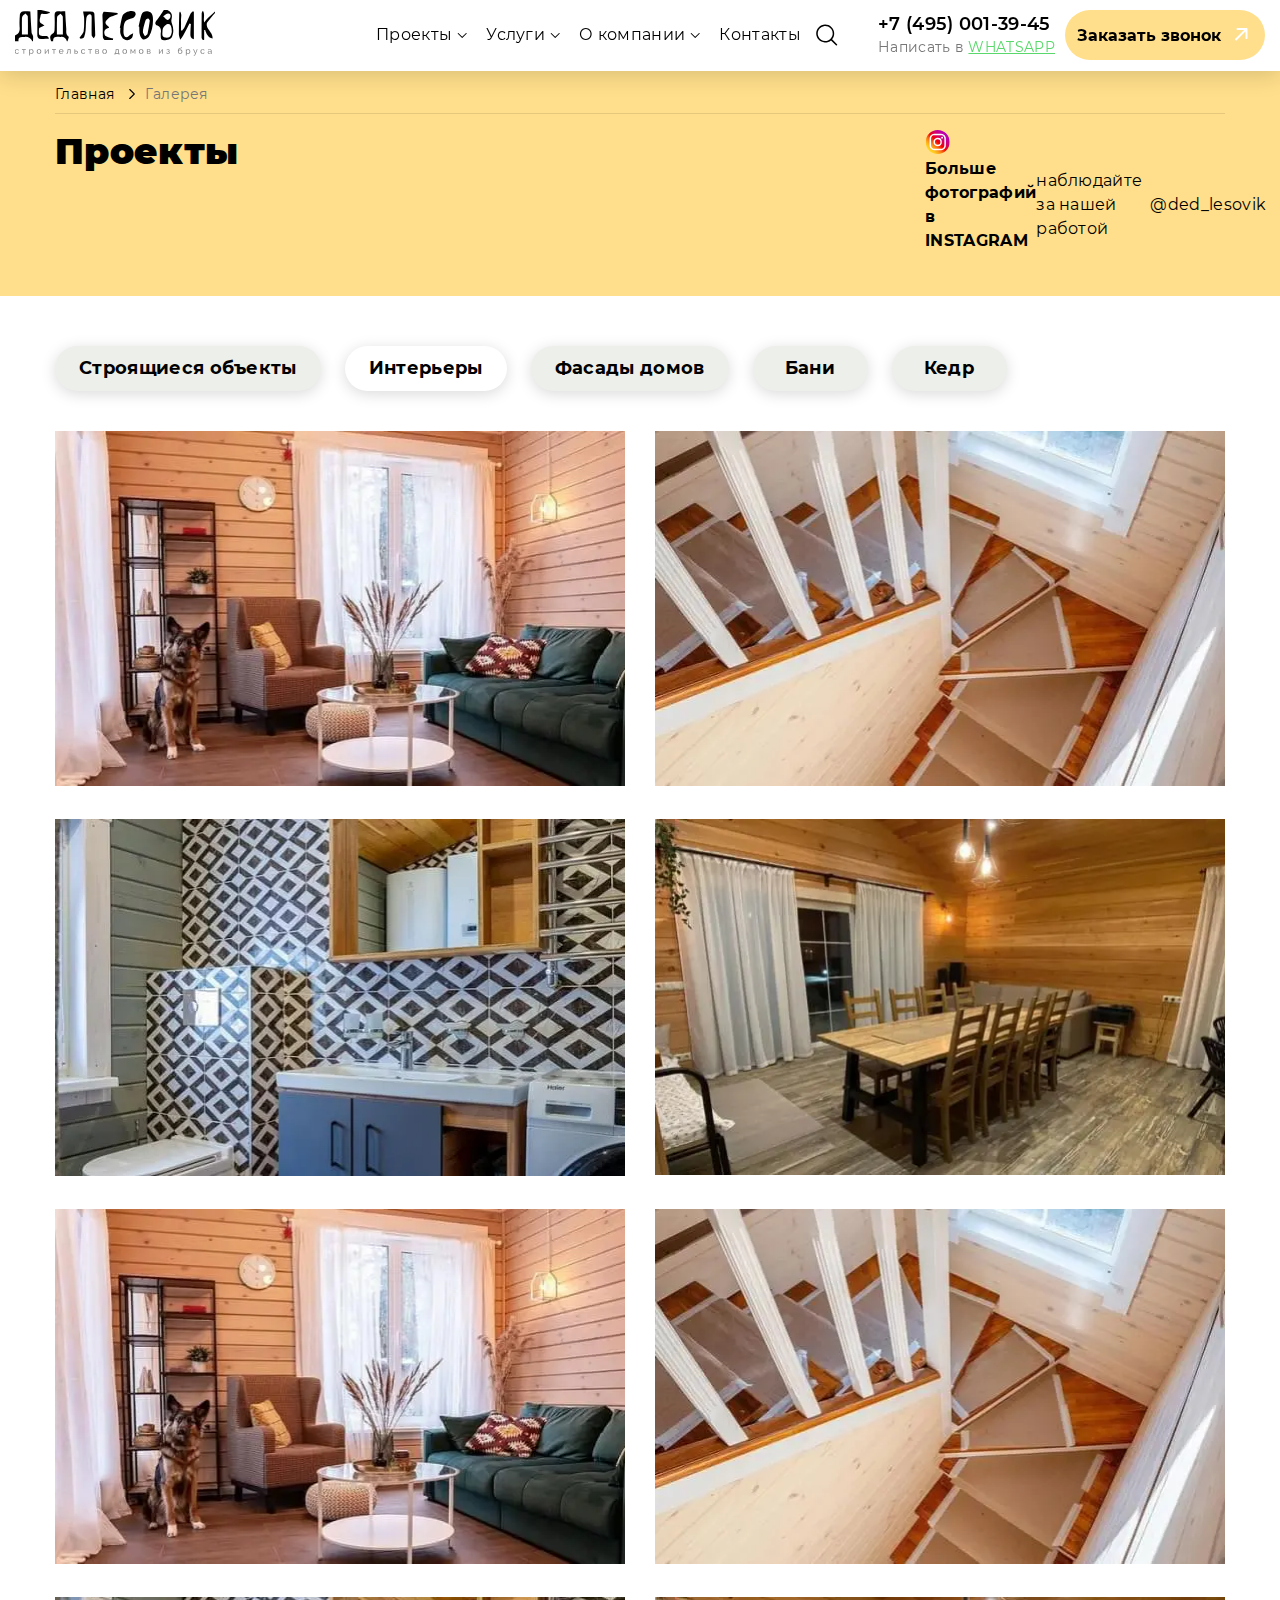
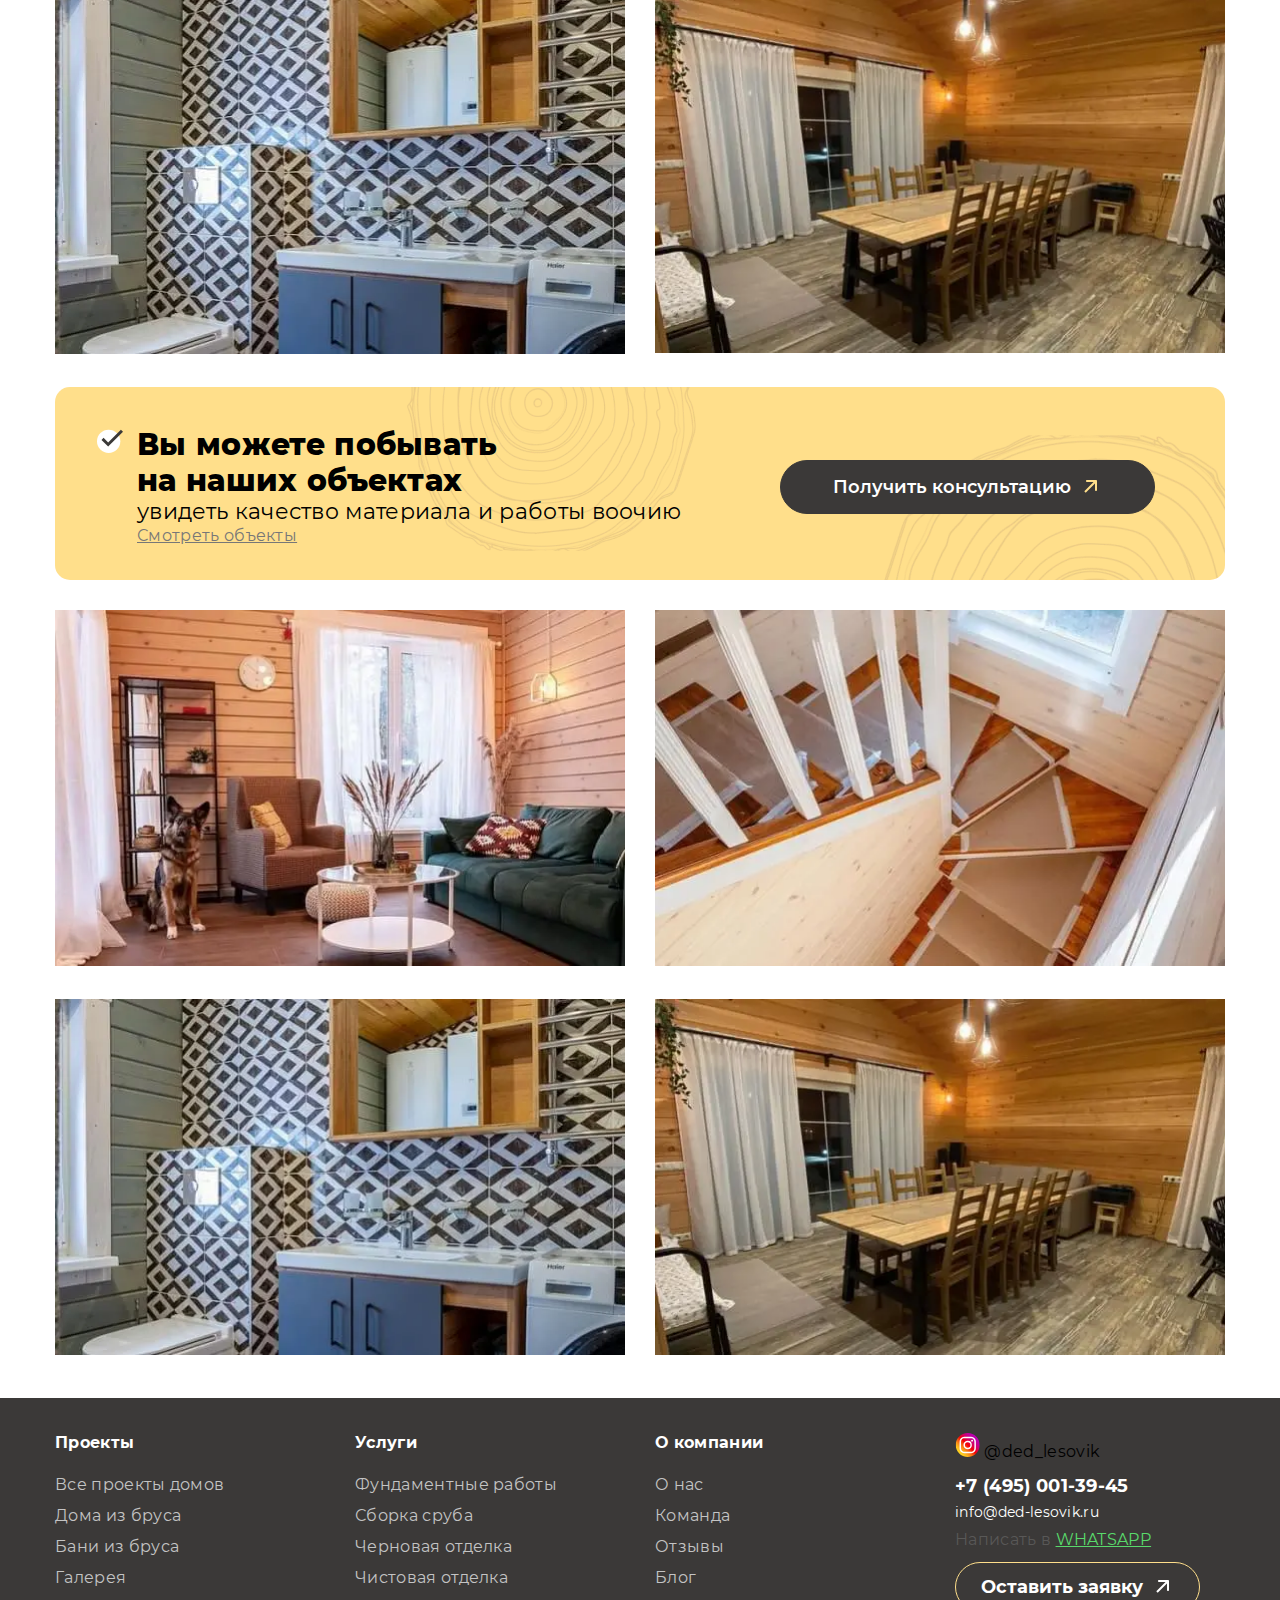
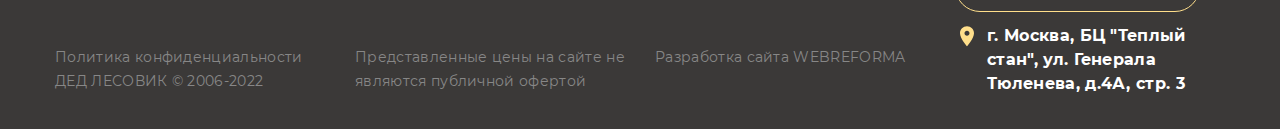
<file: gallery2 copy.html>
<!DOCTYPE html> <html lang="en">

<head>
	<meta charset="UTF-8">
	<meta name="viewport"
				content="width=device-width, initial-scale=1.0">
	<meta name="description"
				content="">
	<meta name="keywords"
				content="">
	<link rel="shortcut icon"
				href="img/favicons/favicon.svg"
				type="image/svg+xml">
	<link rel="shortcut icon"
				href="img/favicons/favicon.webp"
				type="image/webp">
	<link rel="shortcut icon"
				href="img/favicons/favicon.png"
				type="image/x-icon">
	<link rel="stylesheet"
				href="css/libs.min.css">
	<link rel="stylesheet"
				href="css/style.min.css">
	<title>Галерея</title>
</head>


<body>
    <div class="wrapper">
        <header id="header" class='header'>
            <div class='container'>
    <div class='header__inner'>
        <a href="index.html" class="header__logo">
            <img src="img/logo.svg" alt="">
        </a>
        <div class="header__mob-menu">
            <nav class="nav">
                <div class="nav__item">
                    <div class="nav__item-show">
                        <span>Проекты</span>
                        <svg width="17" height="17" viewBox="0 0 17 17" fill="none" xmlns="http://www.w3.org/2000/svg">
                            <path d="M12.6842 6.49905C12.6846 6.56486 12.6719 6.63009 12.6471 6.69101C12.6222 6.75193 12.5855 6.80733 12.5392 6.85405L8.53917 10.8541C8.49269 10.9009 8.43739 10.9381 8.37646 10.9635C8.31553 10.9889 8.25018 11.002 8.18418 11.002C8.11817 11.002 8.05282 10.9889 7.99189 10.9635C7.93096 10.9381 7.87566 10.9009 7.82918 10.8541L3.82917 6.85405C3.73502 6.7599 3.68213 6.63221 3.68213 6.49905C3.68213 6.3659 3.73502 6.23821 3.82917 6.14405C3.92333 6.0499 4.05102 5.99701 4.18417 5.99701C4.31733 5.99701 4.44502 6.0499 4.53917 6.14405L8.18417 9.79405L11.8292 6.14405C11.8757 6.09719 11.931 6.05999 11.9919 6.03461C12.0528 6.00922 12.1182 5.99615 12.1842 5.99615C12.2502 5.99615 12.3155 6.00922 12.3765 6.03461C12.4374 6.05999 12.4927 6.09719 12.5392 6.14405C12.5855 6.19077 12.6222 6.24618 12.6471 6.3071C12.6719 6.36802 12.6846 6.43325 12.6842 6.49905Z" fill="black"/>
                        </svg>
                    </div>
                    <div class="nav__item-hidden">
                        <div class="nav__item-hidden-inner">
                            <a href="" class="nav__item-link">Все проекты домов</a>
                            <a href="" class="nav__item-link">Бани из бруса</a>
                            <a href="" class="nav__item-link">Дома из бруса</a>
                            <a href="" class="nav__item-link">Галерея</a>
                        </div>
                    </div>
                </div>
                <div class="nav__item">
                    <div class="nav__item-show">
                        <span>Услуги</span>
                        <svg width="17" height="17" viewBox="0 0 17 17" fill="none" xmlns="http://www.w3.org/2000/svg">
                            <path d="M12.6842 6.49905C12.6846 6.56486 12.6719 6.63009 12.6471 6.69101C12.6222 6.75193 12.5855 6.80733 12.5392 6.85405L8.53917 10.8541C8.49269 10.9009 8.43739 10.9381 8.37646 10.9635C8.31553 10.9889 8.25018 11.002 8.18418 11.002C8.11817 11.002 8.05282 10.9889 7.99189 10.9635C7.93096 10.9381 7.87566 10.9009 7.82918 10.8541L3.82917 6.85405C3.73502 6.7599 3.68213 6.63221 3.68213 6.49905C3.68213 6.3659 3.73502 6.23821 3.82917 6.14405C3.92333 6.0499 4.05102 5.99701 4.18417 5.99701C4.31733 5.99701 4.44502 6.0499 4.53917 6.14405L8.18417 9.79405L11.8292 6.14405C11.8757 6.09719 11.931 6.05999 11.9919 6.03461C12.0528 6.00922 12.1182 5.99615 12.1842 5.99615C12.2502 5.99615 12.3155 6.00922 12.3765 6.03461C12.4374 6.05999 12.4927 6.09719 12.5392 6.14405C12.5855 6.19077 12.6222 6.24618 12.6471 6.3071C12.6719 6.36802 12.6846 6.43325 12.6842 6.49905Z" fill="black"/>
                        </svg>
                    </div>
                    <div class="nav__item-hidden">
                        <div class="nav__item-hidden-inner">
                            <a href="" class="nav__item-link">Все проекты домов</a>
                            <a href="" class="nav__item-link">Бани из бруса</a>
                            <a href="" class="nav__item-link">Дома из бруса</a>
                            <a href="" class="nav__item-link">Галерея</a>
                        </div>
                    </div>
                </div>
                <div class="nav__item">
                    <div class="nav__item-show">
                        <span>О компании</span>
                        <svg width="17" height="17" viewBox="0 0 17 17" fill="none" xmlns="http://www.w3.org/2000/svg">
                            <path d="M12.6842 6.49905C12.6846 6.56486 12.6719 6.63009 12.6471 6.69101C12.6222 6.75193 12.5855 6.80733 12.5392 6.85405L8.53917 10.8541C8.49269 10.9009 8.43739 10.9381 8.37646 10.9635C8.31553 10.9889 8.25018 11.002 8.18418 11.002C8.11817 11.002 8.05282 10.9889 7.99189 10.9635C7.93096 10.9381 7.87566 10.9009 7.82918 10.8541L3.82917 6.85405C3.73502 6.7599 3.68213 6.63221 3.68213 6.49905C3.68213 6.3659 3.73502 6.23821 3.82917 6.14405C3.92333 6.0499 4.05102 5.99701 4.18417 5.99701C4.31733 5.99701 4.44502 6.0499 4.53917 6.14405L8.18417 9.79405L11.8292 6.14405C11.8757 6.09719 11.931 6.05999 11.9919 6.03461C12.0528 6.00922 12.1182 5.99615 12.1842 5.99615C12.2502 5.99615 12.3155 6.00922 12.3765 6.03461C12.4374 6.05999 12.4927 6.09719 12.5392 6.14405C12.5855 6.19077 12.6222 6.24618 12.6471 6.3071C12.6719 6.36802 12.6846 6.43325 12.6842 6.49905Z" fill="black"/>
                        </svg>
                    </div>
                    <div class="nav__item-hidden">
                        <div class="nav__item-hidden-inner">
                            <a href="" class="nav__item-link">Дома из бруса</a>
                            <a href="" class="nav__item-link">Галерея</a>
                        </div>
                    </div>
                </div>
                <div class="nav__item">
                    <a href="" class="nav__item-link2">Контакты</a>
                </div>
            </nav>
            <button class="header__btn btn btn-yellow">
                <span>Заказать звонок</span>
                <svg width="25" height="24" viewBox="0 0 25 24" fill="none" xmlns="http://www.w3.org/2000/svg">
                    <path d="M18.5 6C18.5 5.44771 18.0523 5 17.5 5L8.5 5C7.94772 5 7.5 5.44771 7.5 6C7.5 6.55228 7.94772 7 8.5 7L16.5 7L16.5 15C16.5 15.5523 16.9477 16 17.5 16C18.0523 16 18.5 15.5523 18.5 15L18.5 6ZM7.20711 17.7071L18.2071 6.70711L16.7929 5.29289L5.79289 16.2929L7.20711 17.7071Z" fill="white"/>
                </svg>
            </button>
        </div>
        <div class="header__search header__search-active">
            <button class="header__search-btn btn">
                <svg width="22" height="22" viewBox="0 0 22 22" fill="none" xmlns="http://www.w3.org/2000/svg">
                    <path d="M20.9852 20.2175L16.1102 15.3425H16.0577C17.5603 13.5708 18.3196 11.2867 18.1768 8.96798C18.0341 6.64929 17.0002 4.47562 15.2916 2.90166C13.583 1.32771 11.332 0.475392 9.00937 0.523011C6.68677 0.57063 4.47256 1.51449 2.82989 3.15716C1.18722 4.79983 0.24336 7.01405 0.195741 9.33664C0.148122 11.6592 1.00044 13.9103 2.57439 15.6189C4.14835 17.3275 6.32202 18.3613 8.64071 18.5041C10.9594 18.6469 13.2435 17.8876 15.0152 16.3849C15.0152 16.3849 15.0152 16.4224 15.0152 16.4374L19.8902 21.3125C19.9599 21.3827 20.0429 21.4385 20.1342 21.4766C20.2256 21.5147 20.3237 21.5343 20.4227 21.5343C20.5217 21.5343 20.6197 21.5147 20.7111 21.4766C20.8025 21.4385 20.8855 21.3827 20.9552 21.3125C21.0321 21.2444 21.0942 21.1612 21.1376 21.0682C21.181 20.9751 21.2049 20.8741 21.2077 20.7715C21.2105 20.6688 21.1922 20.5667 21.154 20.4714C21.1157 20.3761 21.0582 20.2896 20.9852 20.2175ZM9.20268 16.9999C7.71932 16.9999 6.26927 16.5601 5.0359 15.736C3.80253 14.9119 2.84124 13.7405 2.27358 12.3701C1.70592 10.9996 1.5574 9.49163 1.84679 8.03677C2.13618 6.58191 2.85048 5.24554 3.89938 4.19665C4.94827 3.14775 6.28464 2.43345 7.7395 2.14406C9.19436 1.85467 10.7024 2.00319 12.0728 2.57085C13.4433 3.13851 14.6146 4.0998 15.4387 5.33317C16.2628 6.56654 16.7027 8.01659 16.7027 9.49995C16.7027 10.4849 16.5087 11.4601 16.1318 12.3701C15.7549 13.28 15.2024 14.1068 14.506 14.8033C13.8095 15.4997 12.9827 16.0521 12.0728 16.429C11.1629 16.806 10.1876 16.9999 9.20268 16.9999Z" fill="black"/>
                </svg>
            </button>
            <div class="header__search-show">
                <input type="text" placeholder="Поиск">
                <button class="header__search-clear btn">
                    <svg width="18" height="18" viewBox="0 0 18 18" fill="none" xmlns="http://www.w3.org/2000/svg">
                        <path d="M11.029 6.05197C10.9066 6.17368 10.8458 6.33365 10.8458 6.49363C10.8458 6.65361 10.9066 6.81359 11.029 6.93529C11.273 7.17934 11.6689 7.17934 11.9129 6.93529L16.9149 1.93837C17.1589 1.69432 17.1589 1.29909 16.9149 1.05504C16.6708 0.810998 16.275 0.810998 16.0309 1.05504L11.029 6.05197Z" fill="#C4C4C4"/>
                        <path d="M8.96998 9.87574L16.0309 16.9304C16.275 17.1745 16.6708 17.1745 16.9149 16.9304C17.1589 16.6864 17.2668 16.2911 17.0222 16.0471L9.62746 8.55138L9.62746 8.36568L9.41102 8.36568L1.90904 0.962824C1.665 0.718781 1.26913 0.765205 1.02509 1.00862C0.902753 1.13033 0.841899 1.31352 0.841899 1.4735C0.841899 1.63347 0.902753 1.80474 1.02509 1.92645L8.08541 8.98677L1.02446 16.0439C0.902125 16.1657 0.841271 16.3275 0.841271 16.4869C0.841271 16.6462 0.902125 16.8074 1.02446 16.9292C1.2685 17.1732 1.66437 17.1738 1.90841 16.9298L8.96998 9.87574Z" fill="#C4C4C4"/>
                    </svg>
                </button>

            </div>
            <div class="header__search-hidden">
                <a href="" class="header__search-item">
                    <img src="img/search.webp" alt="">
                    <span>Название дома</span>
                </a>
                <a href="" class="header__search-item">
                    <img src="img/search.webp" alt="">
                    <span>Название дома</span>
                </a>
                <a href="" class="header__search-item">
                    <img src="img/search.webp" alt="">
                    <span>Название дома</span>
                </a>
                <a href="" class="header__search-link btn-link">
                    <span>Все результаты поиска</span>
                    <svg width="24" height="24" viewBox="0 0 24 24" fill="none" xmlns="http://www.w3.org/2000/svg">
                        <path d="M18 6C18 5.44771 17.5523 5 17 5L8 5C7.44772 5 7 5.44771 7 6C7 6.55228 7.44772 7 8 7L16 7L16 15C16 15.5523 16.4477 16 17 16C17.5523 16 18 15.5523 18 15L18 6ZM6.70711 17.7071L17.7071 6.70711L16.2929 5.29289L5.29289 16.2929L6.70711 17.7071Z" fill="#3B3938"/>
                    </svg>
                </a>
            </div>

        </div>
        <a href="" class="header__instagram">
            <img src="img/instagram.svg" alt="">
        </a>
        <div class="header__contacts">
            <a href="tel:+7 (495) 001-39-45" class="header__phone">+7 (495) 001-39-45</a>
            <div class="header__whatsapp">
                <span>Написать в </span>
                <a href="">WHATSAPP</a>
            </div>
        </div>
        <button class="header__burger"></button>
    </div>
</div>
        </header>

        <main class="content">

            <section class='page-top'>
                <div class='container'>
                    <div class="breadcrumbs">
                        <a href="" class="breadcrumbs__item">Главная</a>
                        <span class="breadcrumbs__item">Галерея</span>
                    </div>
                    <div class="page-top__wrap">
                        <h1 class="page-top__title title1-bold">Проекты </h1>
                        <div class="page-top__right">
                            <div class="page-top__instagram">
                                <div class="page-top__instagram-icon">
                                    <img src="img/instagram.svg" alt="">
                                </div>
                                <div class="page-top__instagram-text">
                                    <strong>Больше фотографий в INSTAGRAM </strong>
                                    <span>наблюдайте за нашей работой</span>
                                    <a href="" class="page-top__instagram-link">@ded_lesovik</a>
                                </div>
                            </div>
                        </div>
                    </div>
                </div>
            </section>

            <section class='gallery tab-parent'>
                <div class='container'>
                    <div class='gallery__tabs tabs'>
                        <a href="gallery.html" class="tab">Строящиеся объекты</a>
                        <a href="gallery2.html" class="tab tab--active">Интерьеры</a>
                        <a href="" class="tab">Фасады домов</a>
                        <a href="" class="tab">Бани</a>
                        <a href="" class="tab">Кедр</a>
                    </div>
                    <div class="gallery__wrap">
                        <div class="gallery__item2">
                            <a data-fancybox='gallery' href='img/gallery3.webp'>
                                <img src="img/gallery3.webp" alt="">
                            </a>
                        </div>
                        <div class="gallery__item2">
                            <a data-fancybox='gallery' href='img/gallery4.webp'>
                                <img src="img/gallery4.webp" alt="">
                            </a>
                        </div>
                        <div class="gallery__item2">
                            <a data-fancybox='gallery' href='img/gallery5.webp'>
                                <img src="img/gallery5.webp" alt="">
                            </a>
                        </div>
                        <div class="gallery__item2">
                            <a data-fancybox='gallery' href='img/gallery6.webp'>
                                <img src="img/gallery6.webp" alt="">
                            </a>
                        </div>
                        <div class="gallery__item2">
                            <a data-fancybox='gallery' href='img/gallery3.webp'>
                                <img src="img/gallery3.webp" alt="">
                            </a>
                        </div>
                        <div class="gallery__item2">
                            <a data-fancybox='gallery' href='img/gallery4.webp'>
                                <img src="img/gallery4.webp" alt="">
                            </a>
                        </div>
                        <div class="gallery__item2">
                            <a data-fancybox='gallery' href='img/gallery5.webp'>
                                <img src="img/gallery5.webp" alt="">
                            </a>
                        </div>
                        <div class="gallery__item2">
                            <a data-fancybox='gallery' href='img/gallery6.webp'>
                                <img src="img/gallery6.webp" alt="">
                            </a>
                        </div>
                        <div class="consult-banner">
                            <div class="consult-banner__left">
    <div class="consult-banner__arrow-title arrow-title">
        <h2 class="consult-banner__title title1-bold">
            Вы можете побывать на наших объектах
        </h2>
        <div class="consult-banner__desc">увидеть качество материала и работы воочию</div>
        <a href="" class="consult-banner__link btn-link">Смотреть объекты</a>
        <div class="consult-banner__arrow-title-img arrow-title__img"></div>
    </div>
</div>
<button class="consult-banner__btn btn btn-black">
    <span>Получить консультацию</span>
    <svg width="24" height="24" viewBox="0 0 24 24" fill="none" xmlns="http://www.w3.org/2000/svg">
        <path d="M18 6C18 5.44771 17.5523 5 17 5L8 5C7.44772 5 7 5.44771 7 6C7 6.55228 7.44772 7 8 7L16 7L16 15C16 15.5523 16.4477 16 17 16C17.5523 16 18 15.5523 18 15L18 6ZM6.70711 17.7071L17.7071 6.70711L16.2929 5.29289L5.29289 16.2929L6.70711 17.7071Z" fill="#FFDF8B"/>
    </svg>
</button>
                        </div>
                        <div class="gallery__item2">
                            <a data-fancybox='gallery' href='img/gallery3.webp'>
                                <img src="img/gallery3.webp" alt="">
                            </a>
                        </div>
                        <div class="gallery__item2">
                            <a data-fancybox='gallery' href='img/gallery4.webp'>
                                <img src="img/gallery4.webp" alt="">
                            </a>
                        </div>
                        <div class="gallery__item2">
                            <a data-fancybox='gallery' href='img/gallery5.webp'>
                                <img src="img/gallery5.webp" alt="">
                            </a>
                        </div>
                        <div class="gallery__item2">
                            <a data-fancybox='gallery' href='img/gallery6.webp'>
                                <img src="img/gallery6.webp" alt="">
                            </a>
                        </div>
                    </div>
                </div>
            </section>


        </main>

        <footer class='footer'>
            <section class='footer-top'>
    <div class='container'>
        <div class='footer-top__inner'>
            <div class="footer__col">
                <div class="footer__title">Проекты</div>
                <a href="" class="footer__link">Все проекты домов</a>
                <a href="" class="footer__link">Дома из бруса</a>
                <a href="" class="footer__link">Бани из бруса</a>
                <a href="" class="footer__link">Галерея</a>
            </div>
            <div class="footer__col">
                <div class="footer__title">Услуги</div>
                <a href="" class="footer__link">Фундаментные работы</a>
                <a href="" class="footer__link">Сборка сруба </a>
                <a href="" class="footer__link">Черновая отделка</a>
                <a href="" class="footer__link">Чистовая отделка</a>
            </div>
            <div class="footer__col">
                <div class="footer__title">О компании</div>
                <a href="" class="footer__link">О нас</a>
                <a href="" class="footer__link">Команда</a>
                <a href="" class="footer__link">Отзывы</a>
                <a href="" class="footer__link">Блог</a>
            </div>
            <div class="footer__col">
                <a href="" class="footer__instagram">
                    <img src="img/instagram.svg" alt="">
                    <span>@ded_lesovik</span>
                </a>
                <div class="footer__contacts">
                    <a href="tel:+7 (495) 001-39-45" class="footer__phone">+7 (495) 001-39-45</a>
                    <a href="mailto:info@ded-lesovik.ru" class="footer__mail">info@ded-lesovik.ru</a>
                    <div class="footer__whatsapp">
                        Написать в
                        <a href="">
                            WHATSAPP
                        </a>
                    </div>
                </div>
                <button class="footer__btn btn btn-yellow-outline">
                    <span>Оставить заявку</span>
                    <svg width="24" height="24" viewBox="0 0 24 24" fill="none" xmlns="http://www.w3.org/2000/svg">
                        <path d="M18 6C18 5.44771 17.5523 5 17 5L8 5C7.44772 5 7 5.44771 7 6C7 6.55228 7.44772 7 8 7L16 7L16 15C16 15.5523 16.4477 16 17 16C17.5523 16 18 15.5523 18 15L18 6ZM6.70711 17.7071L17.7071 6.70711L16.2929 5.29289L5.29289 16.2929L6.70711 17.7071Z" fill="white"></path>
                    </svg>
                </button>
                <div class="footer__address">
                    <svg width="24" height="25" viewBox="0 0 24 25" fill="none" xmlns="http://www.w3.org/2000/svg">
                        <path d="M12 2.1377C8.135 2.1377 5 5.2727 5 9.1377C5 14.3877 12 22.1377 12 22.1377C12 22.1377 19 14.3877 19 9.1377C19 5.2727 15.865 2.1377 12 2.1377ZM12 11.6377C10.62 11.6377 9.5 10.5177 9.5 9.1377C9.5 7.7577 10.62 6.6377 12 6.6377C13.38 6.6377 14.5 7.7577 14.5 9.1377C14.5 10.5177 13.38 11.6377 12 11.6377Z" fill="#FFDF8B"/>
                    </svg>
                    <span>г. Москва, БЦ "Теплый стан",  ул. Генерала Тюленева, д.4А, стр. 3</span>
                </div>
            </div>
        </div>
    </div>
</section>
<section class='footer-bottom'>
    <div class='container'>
        <div class='footer-bottom__inner'>
            <div class="footer__link2">
                <a href="">Политика конфиденциальности</a> ДЕД ЛЕСОВИК © 2006-2022
            </div>
            <div class="footer__link2">
                Представленные цены на сайте не являются публичной офертой
            </div>
            <div class="footer__link2">
                Разработка сайта
                <a href="">WEBREFORMA</a>
            </div>
        </div>
    </div>
</section>

<a href="#header" class="scroll-up btn">
    <svg width="30" height="30" viewBox="0 0 30 30" fill="none" xmlns="http://www.w3.org/2000/svg">
        <path d="M15.7071 7.91747C15.3166 7.52695 14.6834 7.52695 14.2929 7.91747L7.92893 14.2814C7.53841 14.672 7.53841 15.3051 7.92893 15.6956C8.31946 16.0862 8.95262 16.0862 9.34315 15.6956L15 10.0388L20.6569 15.6956C21.0474 16.0862 21.6805 16.0862 22.0711 15.6956C22.4616 15.3051 22.4616 14.672 22.0711 14.2814L15.7071 7.91747ZM16 22L16 8.62458L14 8.62458L14 22L16 22Z" fill="#3B3938"/>
    </svg>
</a>
        </footer>
    </div>

    <script src="js/libs.min.js"></script>
<script src="js/main.min.js"></script>

</body>

</html>
</file>
<file: css/libs.min.css>
@font-face{font-family:'swiper-icons';src:url("data:application/font-woff;charset=utf-8;base64, [base64]//wADZ2x5ZgAAAywAAADMAAAD2MHtryVoZWFkAAABbAAAADAAAAA2E2+eoWhoZWEAAAGcAAAAHwAAACQC9gDzaG10eAAAAigAAAAZAAAArgJkABFsb2NhAAAC0AAAAFoAAABaFQAUGG1heHAAAAG8AAAAHwAAACAAcABAbmFtZQAAA/gAAAE5AAACXvFdBwlwb3N0AAAFNAAAAGIAAACE5s74hXjaY2BkYGAAYpf5Hu/j+W2+MnAzMYDAzaX6QjD6/4//Bxj5GA8AuRwMYGkAPywL13jaY2BkYGA88P8Agx4j+/8fQDYfA1AEBWgDAIB2BOoAeNpjYGRgYNBh4GdgYgABEMnIABJzYNADCQAACWgAsQB42mNgYfzCOIGBlYGB0YcxjYGBwR1Kf2WQZGhhYGBiYGVmgAFGBiQQkOaawtDAoMBQxXjg/wEGPcYDDA4wNUA2CCgwsAAAO4EL6gAAeNpj2M0gyAACqxgGNWBkZ2D4/wMA+xkDdgAAAHjaY2BgYGaAYBkGRgYQiAHyGMF8FgYHIM3DwMHABGQrMOgyWDLEM1T9/w8UBfEMgLzE////P/5//f/V/xv+r4eaAAeMbAxwIUYmIMHEgKYAYjUcsDAwsLKxc3BycfPw8jEQA/[base64]/uznmfPFBNODM2K7MTQ45YEAZqGP81AmGGcF3iPqOop0r1SPTaTbVkfUe4HXj97wYE+yNwWYxwWu4v1ugWHgo3S1XdZEVqWM7ET0cfnLGxWfkgR42o2PvWrDMBSFj/IHLaF0zKjRgdiVMwScNRAoWUoH78Y2icB/yIY09An6AH2Bdu/UB+yxopYshQiEvnvu0dURgDt8QeC8PDw7Fpji3fEA4z/PEJ6YOB5hKh4dj3EvXhxPqH/SKUY3rJ7srZ4FZnh1PMAtPhwP6fl2PMJMPDgeQ4rY8YT6Gzao0eAEA409DuggmTnFnOcSCiEiLMgxCiTI6Cq5DZUd3Qmp10vO0LaLTd2cjN4fOumlc7lUYbSQcZFkutRG7g6JKZKy0RmdLY680CDnEJ+UMkpFFe1RN7nxdVpXrC4aTtnaurOnYercZg2YVmLN/d/gczfEimrE/fs/bOuq29Zmn8tloORaXgZgGa78yO9/cnXm2BpaGvq25Dv9S4E9+5SIc9PqupJKhYFSSl47+Qcr1mYNAAAAeNptw0cKwkAAAMDZJA8Q7OUJvkLsPfZ6zFVERPy8qHh2YER+3i/BP83vIBLLySsoKimrqKqpa2hp6+jq6RsYGhmbmJqZSy0sraxtbO3sHRydnEMU4uR6yx7JJXveP7WrDycAAAAAAAH//wACeNpjYGRgYOABYhkgZgJCZgZNBkYGLQZtIJsFLMYAAAw3ALgAeNolizEKgDAQBCchRbC2sFER0YD6qVQiBCv/H9ezGI6Z5XBAw8CBK/m5iQQVauVbXLnOrMZv2oLdKFa8Pjuru2hJzGabmOSLzNMzvutpB3N42mNgZGBg4GKQYzBhYMxJLMlj4GBgAYow/P/PAJJhLM6sSoWKfWCAAwDAjgbRAAB42mNgYGBkAIIbCZo5IPrmUn0hGA0AO8EFTQAA");font-weight:400;font-style:normal}:root{--swiper-theme-color: #007aff}.swiper{margin-left:auto;margin-right:auto;position:relative;overflow:hidden;list-style:none;padding:0;z-index:1}.swiper-vertical>.swiper-wrapper{flex-direction:column}.swiper-wrapper{position:relative;width:100%;height:100%;z-index:1;display:flex;transition-property:transform;box-sizing:content-box}.swiper-android .swiper-slide,.swiper-wrapper{transform:translate3d(0px, 0, 0)}.swiper-pointer-events{touch-action:pan-y}.swiper-pointer-events.swiper-vertical{touch-action:pan-x}.swiper-slide{flex-shrink:0;width:100%;height:100%;position:relative;transition-property:transform}.swiper-slide-invisible-blank{visibility:hidden}.swiper-autoheight,.swiper-autoheight .swiper-slide{height:auto}.swiper-autoheight .swiper-wrapper{align-items:flex-start;transition-property:transform, height}.swiper-backface-hidden .swiper-slide{transform:translateZ(0);-webkit-backface-visibility:hidden;backface-visibility:hidden}.swiper-3d,.swiper-3d.swiper-css-mode .swiper-wrapper{perspective:1200px}.swiper-3d .swiper-wrapper,.swiper-3d .swiper-slide,.swiper-3d .swiper-slide-shadow,.swiper-3d .swiper-slide-shadow-left,.swiper-3d .swiper-slide-shadow-right,.swiper-3d .swiper-slide-shadow-top,.swiper-3d .swiper-slide-shadow-bottom,.swiper-3d .swiper-cube-shadow{transform-style:preserve-3d}.swiper-3d .swiper-slide-shadow,.swiper-3d .swiper-slide-shadow-left,.swiper-3d .swiper-slide-shadow-right,.swiper-3d .swiper-slide-shadow-top,.swiper-3d .swiper-slide-shadow-bottom{position:absolute;left:0;top:0;width:100%;height:100%;pointer-events:none;z-index:10}.swiper-3d .swiper-slide-shadow{background:rgba(0,0,0,0.15)}.swiper-3d .swiper-slide-shadow-left{background-image:linear-gradient(to left, rgba(0,0,0,0.5), rgba(0,0,0,0))}.swiper-3d .swiper-slide-shadow-right{background-image:linear-gradient(to right, rgba(0,0,0,0.5), rgba(0,0,0,0))}.swiper-3d .swiper-slide-shadow-top{background-image:linear-gradient(to top, rgba(0,0,0,0.5), rgba(0,0,0,0))}.swiper-3d .swiper-slide-shadow-bottom{background-image:linear-gradient(to bottom, rgba(0,0,0,0.5), rgba(0,0,0,0))}.swiper-css-mode>.swiper-wrapper{overflow:auto;scrollbar-width:none;-ms-overflow-style:none}.swiper-css-mode>.swiper-wrapper::-webkit-scrollbar{display:none}.swiper-css-mode>.swiper-wrapper>.swiper-slide{scroll-snap-align:start start}.swiper-horizontal.swiper-css-mode>.swiper-wrapper{scroll-snap-type:x mandatory}.swiper-vertical.swiper-css-mode>.swiper-wrapper{scroll-snap-type:y mandatory}.swiper-centered>.swiper-wrapper::before{content:'';flex-shrink:0;order:9999}.swiper-centered.swiper-horizontal>.swiper-wrapper>.swiper-slide:first-child{margin-inline-start:var(--swiper-centered-offset-before)}.swiper-centered.swiper-horizontal>.swiper-wrapper::before{height:100%;min-height:1px;width:var(--swiper-centered-offset-after)}.swiper-centered.swiper-vertical>.swiper-wrapper>.swiper-slide:first-child{margin-block-start:var(--swiper-centered-offset-before)}.swiper-centered.swiper-vertical>.swiper-wrapper::before{width:100%;min-width:1px;height:var(--swiper-centered-offset-after)}.swiper-centered>.swiper-wrapper>.swiper-slide{scroll-snap-align:center center}.swiper-virtual .swiper-slide{-webkit-backface-visibility:hidden;transform:translateZ(0)}.swiper-virtual.swiper-css-mode .swiper-wrapper::after{content:'';position:absolute;left:0;top:0;pointer-events:none}.swiper-virtual.swiper-css-mode.swiper-horizontal .swiper-wrapper::after{height:1px;width:var(--swiper-virtual-size)}.swiper-virtual.swiper-css-mode.swiper-vertical .swiper-wrapper::after{width:1px;height:var(--swiper-virtual-size)}:root{--swiper-navigation-size: 44px}.swiper-button-prev,.swiper-button-next{position:absolute;top:50%;width:calc(var(--swiper-navigation-size) / 44 * 27);height:var(--swiper-navigation-size);margin-top:calc(0px - (var(--swiper-navigation-size) / 2));z-index:10;cursor:pointer;display:flex;align-items:center;justify-content:center;color:var(--swiper-navigation-color, var(--swiper-theme-color))}.swiper-button-prev.swiper-button-disabled,.swiper-button-next.swiper-button-disabled{opacity:0.35;cursor:auto;pointer-events:none}.swiper-button-prev:after,.swiper-button-next:after{font-family:swiper-icons;font-size:var(--swiper-navigation-size);text-transform:none !important;letter-spacing:0;text-transform:none;font-variant:initial;line-height:1}.swiper-button-prev,.swiper-rtl .swiper-button-next{left:10px;right:auto}.swiper-button-prev:after,.swiper-rtl .swiper-button-next:after{content:'prev'}.swiper-button-next,.swiper-rtl .swiper-button-prev{right:10px;left:auto}.swiper-button-next:after,.swiper-rtl .swiper-button-prev:after{content:'next'}.swiper-button-lock{display:none}.swiper-pagination{position:absolute;text-align:center;transition:300ms opacity;transform:translate3d(0, 0, 0);z-index:10}.swiper-pagination.swiper-pagination-hidden{opacity:0}.swiper-pagination-fraction,.swiper-pagination-custom,.swiper-horizontal>.swiper-pagination-bullets,.swiper-pagination-bullets.swiper-pagination-horizontal{bottom:10px;left:0;width:100%}.swiper-pagination-bullets-dynamic{overflow:hidden;font-size:0}.swiper-pagination-bullets-dynamic .swiper-pagination-bullet{transform:scale(0.33);position:relative}.swiper-pagination-bullets-dynamic .swiper-pagination-bullet-active{transform:scale(1)}.swiper-pagination-bullets-dynamic .swiper-pagination-bullet-active-main{transform:scale(1)}.swiper-pagination-bullets-dynamic .swiper-pagination-bullet-active-prev{transform:scale(0.66)}.swiper-pagination-bullets-dynamic .swiper-pagination-bullet-active-prev-prev{transform:scale(0.33)}.swiper-pagination-bullets-dynamic .swiper-pagination-bullet-active-next{transform:scale(0.66)}.swiper-pagination-bullets-dynamic .swiper-pagination-bullet-active-next-next{transform:scale(0.33)}.swiper-pagination-bullet{width:var(--swiper-pagination-bullet-width, var(--swiper-pagination-bullet-size, 8px));height:var(--swiper-pagination-bullet-height, var(--swiper-pagination-bullet-size, 8px));display:inline-block;border-radius:50%;background:var(--swiper-pagination-bullet-inactive-color, #000);opacity:var(--swiper-pagination-bullet-inactive-opacity, 0.2)}button.swiper-pagination-bullet{border:none;margin:0;padding:0;box-shadow:none;-webkit-appearance:none;appearance:none}.swiper-pagination-clickable .swiper-pagination-bullet{cursor:pointer}.swiper-pagination-bullet:only-child{display:none !important}.swiper-pagination-bullet-active{opacity:var(--swiper-pagination-bullet-opacity, 1);background:var(--swiper-pagination-color, var(--swiper-theme-color))}.swiper-vertical>.swiper-pagination-bullets,.swiper-pagination-vertical.swiper-pagination-bullets{right:10px;top:50%;transform:translate3d(0px, -50%, 0)}.swiper-vertical>.swiper-pagination-bullets .swiper-pagination-bullet,.swiper-pagination-vertical.swiper-pagination-bullets .swiper-pagination-bullet{margin:var(--swiper-pagination-bullet-vertical-gap, 6px) 0;display:block}.swiper-vertical>.swiper-pagination-bullets.swiper-pagination-bullets-dynamic,.swiper-pagination-vertical.swiper-pagination-bullets.swiper-pagination-bullets-dynamic{top:50%;transform:translateY(-50%);width:8px}.swiper-vertical>.swiper-pagination-bullets.swiper-pagination-bullets-dynamic .swiper-pagination-bullet,.swiper-pagination-vertical.swiper-pagination-bullets.swiper-pagination-bullets-dynamic .swiper-pagination-bullet{display:inline-block;transition:200ms transform, 200ms top}.swiper-horizontal>.swiper-pagination-bullets .swiper-pagination-bullet,.swiper-pagination-horizontal.swiper-pagination-bullets .swiper-pagination-bullet{margin:0 var(--swiper-pagination-bullet-horizontal-gap, 4px)}.swiper-horizontal>.swiper-pagination-bullets.swiper-pagination-bullets-dynamic,.swiper-pagination-horizontal.swiper-pagination-bullets.swiper-pagination-bullets-dynamic{left:50%;transform:translateX(-50%);white-space:nowrap}.swiper-horizontal>.swiper-pagination-bullets.swiper-pagination-bullets-dynamic .swiper-pagination-bullet,.swiper-pagination-horizontal.swiper-pagination-bullets.swiper-pagination-bullets-dynamic .swiper-pagination-bullet{transition:200ms transform, 200ms left}.swiper-horizontal.swiper-rtl>.swiper-pagination-bullets-dynamic .swiper-pagination-bullet{transition:200ms transform, 200ms right}.swiper-pagination-progressbar{background:rgba(0,0,0,0.25);position:absolute}.swiper-pagination-progressbar .swiper-pagination-progressbar-fill{background:var(--swiper-pagination-color, var(--swiper-theme-color));position:absolute;left:0;top:0;width:100%;height:100%;transform:scale(0);transform-origin:left top}.swiper-rtl .swiper-pagination-progressbar .swiper-pagination-progressbar-fill{transform-origin:right top}.swiper-horizontal>.swiper-pagination-progressbar,.swiper-pagination-progressbar.swiper-pagination-horizontal,.swiper-vertical>.swiper-pagination-progressbar.swiper-pagination-progressbar-opposite,.swiper-pagination-progressbar.swiper-pagination-vertical.swiper-pagination-progressbar-opposite{width:100%;height:4px;left:0;top:0}.swiper-vertical>.swiper-pagination-progressbar,.swiper-pagination-progressbar.swiper-pagination-vertical,.swiper-horizontal>.swiper-pagination-progressbar.swiper-pagination-progressbar-opposite,.swiper-pagination-progressbar.swiper-pagination-horizontal.swiper-pagination-progressbar-opposite{width:4px;height:100%;left:0;top:0}.swiper-pagination-lock{display:none}.swiper-scrollbar{border-radius:10px;position:relative;-ms-touch-action:none;background:rgba(0,0,0,0.1)}.swiper-horizontal>.swiper-scrollbar{position:absolute;left:1%;bottom:3px;z-index:50;height:5px;width:98%}.swiper-vertical>.swiper-scrollbar{position:absolute;right:3px;top:1%;z-index:50;width:5px;height:98%}.swiper-scrollbar-drag{height:100%;width:100%;position:relative;background:rgba(0,0,0,0.5);border-radius:10px;left:0;top:0}.swiper-scrollbar-cursor-drag{cursor:move}.swiper-scrollbar-lock{display:none}.swiper-zoom-container{width:100%;height:100%;display:flex;justify-content:center;align-items:center;text-align:center}.swiper-zoom-container>img,.swiper-zoom-container>svg,.swiper-zoom-container>canvas{max-width:100%;max-height:100%;object-fit:contain}.swiper-slide-zoomed{cursor:move}.swiper-lazy-preloader{width:42px;height:42px;position:absolute;left:50%;top:50%;margin-left:-21px;margin-top:-21px;z-index:10;transform-origin:50%;box-sizing:border-box;border:4px solid var(--swiper-preloader-color, var(--swiper-theme-color));border-radius:50%;border-top-color:transparent}.swiper-slide-visible .swiper-lazy-preloader{animation:swiper-preloader-spin 1s infinite linear}.swiper-lazy-preloader-white{--swiper-preloader-color: #fff}.swiper-lazy-preloader-black{--swiper-preloader-color: #000}@keyframes swiper-preloader-spin{100%{transform:rotate(360deg)}}.swiper .swiper-notification{position:absolute;left:0;top:0;pointer-events:none;opacity:0;z-index:-1000}.swiper-free-mode>.swiper-wrapper{transition-timing-function:ease-out;margin:0 auto}.swiper-grid>.swiper-wrapper{flex-wrap:wrap}.swiper-grid-column>.swiper-wrapper{flex-wrap:wrap;flex-direction:column}.swiper-fade.swiper-free-mode .swiper-slide{transition-timing-function:ease-out}.swiper-fade .swiper-slide{pointer-events:none;transition-property:opacity}.swiper-fade .swiper-slide .swiper-slide{pointer-events:none}.swiper-fade .swiper-slide-active,.swiper-fade .swiper-slide-active .swiper-slide-active{pointer-events:auto}.swiper-cube{overflow:visible}.swiper-cube .swiper-slide{pointer-events:none;-webkit-backface-visibility:hidden;backface-visibility:hidden;z-index:1;visibility:hidden;transform-origin:0 0;width:100%;height:100%}.swiper-cube .swiper-slide .swiper-slide{pointer-events:none}.swiper-cube.swiper-rtl .swiper-slide{transform-origin:100% 0}.swiper-cube .swiper-slide-active,.swiper-cube .swiper-slide-active .swiper-slide-active{pointer-events:auto}.swiper-cube .swiper-slide-active,.swiper-cube .swiper-slide-next,.swiper-cube .swiper-slide-prev,.swiper-cube .swiper-slide-next+.swiper-slide{pointer-events:auto;visibility:visible}.swiper-cube .swiper-slide-shadow-top,.swiper-cube .swiper-slide-shadow-bottom,.swiper-cube .swiper-slide-shadow-left,.swiper-cube .swiper-slide-shadow-right{z-index:0;-webkit-backface-visibility:hidden;backface-visibility:hidden}.swiper-cube .swiper-cube-shadow{position:absolute;left:0;bottom:0px;width:100%;height:100%;opacity:0.6;z-index:0}.swiper-cube .swiper-cube-shadow:before{content:'';background:#000;position:absolute;left:0;top:0;bottom:0;right:0;filter:blur(50px)}.swiper-flip{overflow:visible}.swiper-flip .swiper-slide{pointer-events:none;-webkit-backface-visibility:hidden;backface-visibility:hidden;z-index:1}.swiper-flip .swiper-slide .swiper-slide{pointer-events:none}.swiper-flip .swiper-slide-active,.swiper-flip .swiper-slide-active .swiper-slide-active{pointer-events:auto}.swiper-flip .swiper-slide-shadow-top,.swiper-flip .swiper-slide-shadow-bottom,.swiper-flip .swiper-slide-shadow-left,.swiper-flip .swiper-slide-shadow-right{z-index:0;-webkit-backface-visibility:hidden;backface-visibility:hidden}.swiper-creative .swiper-slide{-webkit-backface-visibility:hidden;backface-visibility:hidden;overflow:hidden;transition-property:transform, opacity, height}.swiper-cards{overflow:visible}.swiper-cards .swiper-slide{transform-origin:center bottom;-webkit-backface-visibility:hidden;backface-visibility:hidden;overflow:hidden}

body.compensate-for-scrollbar{overflow:hidden}.fancybox-active{height:auto}.fancybox-is-hidden{left:-9999px;margin:0;position:absolute !important;top:-9999px;visibility:hidden}.fancybox-container{-webkit-backface-visibility:hidden;backface-visibility:hidden;font-family:-apple-system, BlinkMacSystemFont, Segoe UI, Roboto, Helvetica Neue, Arial, sans-serif;height:100%;left:0;position:fixed;-webkit-tap-highlight-color:transparent;top:0;-webkit-transform:translateZ(0);transform:translateZ(0);width:100%;z-index:99992}.fancybox-container *{box-sizing:border-box}.fancybox-bg,.fancybox-inner,.fancybox-outer,.fancybox-stage{bottom:0;left:0;position:absolute;right:0;top:0}.fancybox-outer{-webkit-overflow-scrolling:touch;overflow-y:auto}.fancybox-bg{background:#1e1e1e;opacity:0;transition-duration:inherit;transition-property:opacity;transition-timing-function:cubic-bezier(0.47, 0, 0.74, 0.71)}.fancybox-is-open .fancybox-bg{opacity:.87;transition-timing-function:cubic-bezier(0.22, 0.61, 0.36, 1)}.fancybox-caption,.fancybox-infobar,.fancybox-navigation .fancybox-button,.fancybox-toolbar{direction:ltr;opacity:0;position:absolute;transition:opacity .25s, visibility 0s linear .25s;visibility:hidden;z-index:99997}.fancybox-show-caption .fancybox-caption,.fancybox-show-infobar .fancybox-infobar,.fancybox-show-nav .fancybox-navigation .fancybox-button,.fancybox-show-toolbar .fancybox-toolbar{opacity:1;transition:opacity .25s, visibility 0s;visibility:visible}.fancybox-infobar{color:#ccc;font-size:13px;-webkit-font-smoothing:subpixel-antialiased;height:44px;left:0;line-height:44px;min-width:44px;mix-blend-mode:difference;padding:0 10px;pointer-events:none;text-align:center;top:0;-webkit-touch-callout:none;-webkit-user-select:none;-moz-user-select:none;-ms-user-select:none;user-select:none}.fancybox-toolbar{right:0;top:0}.fancybox-stage{direction:ltr;overflow:visible;-webkit-transform:translateZ(0);z-index:99994}.fancybox-is-open .fancybox-stage{overflow:hidden}.fancybox-slide{-webkit-backface-visibility:hidden;backface-visibility:hidden;display:none;height:100%;left:0;outline:none;overflow:auto;-webkit-overflow-scrolling:touch;padding:44px;position:absolute;text-align:center;top:0;transition-property:opacity, -webkit-transform;transition-property:transform, opacity;transition-property:transform, opacity, -webkit-transform;white-space:normal;width:100%;z-index:99994}.fancybox-slide:before{content:"";display:inline-block;height:100%;margin-right:-.25em;vertical-align:middle;width:0}.fancybox-is-sliding .fancybox-slide,.fancybox-slide--current,.fancybox-slide--next,.fancybox-slide--previous{display:block}.fancybox-slide--next{z-index:99995}.fancybox-slide--image{overflow:visible;padding:44px 0}.fancybox-slide--image:before{display:none}.fancybox-slide--html{padding:6px 6px 0}.fancybox-slide--iframe{padding:44px 44px 0}.fancybox-content{background:#fff;display:inline-block;margin:0 0 6px;max-width:100%;overflow:auto;padding:0;padding:24px;position:relative;text-align:left;vertical-align:middle}.fancybox-slide--image .fancybox-content{-webkit-animation-timing-function:cubic-bezier(0.5, 0, 0.14, 1);animation-timing-function:cubic-bezier(0.5, 0, 0.14, 1);-webkit-backface-visibility:hidden;backface-visibility:hidden;background:transparent;background-repeat:no-repeat;background-size:100% 100%;left:0;margin:0;max-width:none;overflow:visible;padding:0;position:absolute;top:0;-webkit-transform-origin:top left;transform-origin:top left;transition-property:opacity, -webkit-transform;transition-property:transform, opacity;transition-property:transform, opacity, -webkit-transform;-webkit-user-select:none;-moz-user-select:none;-ms-user-select:none;user-select:none;z-index:99995}.fancybox-can-zoomOut .fancybox-content{cursor:zoom-out}.fancybox-can-zoomIn .fancybox-content{cursor:zoom-in}.fancybox-can-drag .fancybox-content{cursor:-webkit-grab;cursor:grab}.fancybox-is-dragging .fancybox-content{cursor:-webkit-grabbing;cursor:grabbing}.fancybox-container [data-selectable=true]{cursor:text}.fancybox-image,.fancybox-spaceball{background:transparent;border:0;height:100%;left:0;margin:0;max-height:none;max-width:none;padding:0;position:absolute;top:0;-webkit-user-select:none;-moz-user-select:none;-ms-user-select:none;user-select:none;width:100%}.fancybox-spaceball{z-index:1}.fancybox-slide--html .fancybox-content{margin-bottom:6px}.fancybox-slide--iframe .fancybox-content,.fancybox-slide--map .fancybox-content,.fancybox-slide--video .fancybox-content{height:100%;margin:0;overflow:visible;padding:0;width:100%}.fancybox-slide--video .fancybox-content{background:#000}.fancybox-slide--map .fancybox-content{background:#e5e3df}.fancybox-slide--iframe .fancybox-content{background:#fff;height:calc(100% - 44px);margin-bottom:44px}.fancybox-iframe,.fancybox-video{background:transparent;border:0;height:100%;margin:0;overflow:hidden;padding:0;width:100%}.fancybox-iframe{vertical-align:top}.fancybox-error{background:#fff;cursor:default;max-width:400px;padding:40px;width:100%}.fancybox-error p{color:#444;font-size:16px;line-height:20px;margin:0;padding:0}.fancybox-button{background:rgba(30,30,30,0.6);border:0;border-radius:0;cursor:pointer;display:inline-block;height:44px;margin:0;outline:none;padding:10px;transition:color .2s;vertical-align:top;width:44px}.fancybox-button,.fancybox-button:link,.fancybox-button:visited{color:#ccc}.fancybox-button:focus,.fancybox-button:hover{color:#fff}.fancybox-button.disabled,.fancybox-button.disabled:hover,.fancybox-button[disabled],.fancybox-button[disabled]:hover{color:#888;cursor:default}.fancybox-button svg{display:block;overflow:visible;position:relative;shape-rendering:geometricPrecision}.fancybox-button svg path{fill:transparent;stroke:currentColor;stroke-linejoin:round;stroke-width:3}.fancybox-button--pause svg path:nth-child(1),.fancybox-button--play svg path:nth-child(2){display:none}.fancybox-button--play svg path,.fancybox-button--share svg path,.fancybox-button--thumbs svg path{fill:currentColor}.fancybox-button--share svg path{stroke-width:1}.fancybox-navigation .fancybox-button{height:38px;opacity:0;padding:6px;position:absolute;top:50%;width:38px}.fancybox-show-nav .fancybox-navigation .fancybox-button{transition:opacity .25s, visibility 0s, color .25s}.fancybox-navigation .fancybox-button:after{content:"";left:-25px;padding:50px;position:absolute;top:-25px}.fancybox-navigation .fancybox-button--arrow_left{left:6px}.fancybox-navigation .fancybox-button--arrow_right{right:6px}.fancybox-close-small{background:transparent;border:0;border-radius:0;color:#555;cursor:pointer;height:44px;margin:0;padding:6px;position:absolute;right:0;top:0;width:44px;z-index:10}.fancybox-close-small svg{fill:transparent;opacity:.8;stroke:currentColor;stroke-width:1.5;transition:stroke .1s}.fancybox-close-small:focus{outline:none}.fancybox-close-small:hover svg{opacity:1}.fancybox-slide--iframe .fancybox-close-small,.fancybox-slide--image .fancybox-close-small,.fancybox-slide--video .fancybox-close-small{color:#ccc;padding:5px;right:-12px;top:-44px}.fancybox-slide--iframe .fancybox-close-small:hover svg,.fancybox-slide--image .fancybox-close-small:hover svg,.fancybox-slide--video .fancybox-close-small:hover svg{background:transparent;color:#fff}.fancybox-is-scaling .fancybox-close-small,.fancybox-is-zoomable.fancybox-can-drag .fancybox-close-small{display:none}.fancybox-caption{bottom:0;color:#fff;font-size:14px;font-weight:400;left:0;line-height:1.5;padding:25px 44px;right:0}.fancybox-caption:before{background-image:url([data-uri]);background-repeat:repeat-x;background-size:contain;bottom:0;content:"";display:block;left:0;pointer-events:none;position:absolute;right:0;top:-25px;z-index:-1}.fancybox-caption:after{border-bottom:1px solid rgba(255,255,255,0.3);content:"";display:block;left:44px;position:absolute;right:44px;top:0}.fancybox-caption a,.fancybox-caption a:link,.fancybox-caption a:visited{color:#ccc;text-decoration:none}.fancybox-caption a:hover{color:#fff;text-decoration:underline}.fancybox-loading{-webkit-animation:a .8s infinite linear;animation:a .8s infinite linear;background:transparent;border:6px solid rgba(99,99,99,0.5);border-radius:100%;border-top-color:#fff;height:60px;left:50%;margin:-30px 0 0 -30px;opacity:.6;padding:0;position:absolute;top:50%;width:60px;z-index:99999}@-webkit-keyframes a{0%{-webkit-transform:rotate(0deg);transform:rotate(0deg)}to{-webkit-transform:rotate(359deg);transform:rotate(359deg)}}@keyframes a{0%{-webkit-transform:rotate(0deg);transform:rotate(0deg)}to{-webkit-transform:rotate(359deg);transform:rotate(359deg)}}.fancybox-animated{transition-timing-function:cubic-bezier(0, 0, 0.25, 1)}.fancybox-fx-slide.fancybox-slide--previous{opacity:0;-webkit-transform:translate3d(-100%, 0, 0);transform:translate3d(-100%, 0, 0)}.fancybox-fx-slide.fancybox-slide--next{opacity:0;-webkit-transform:translate3d(100%, 0, 0);transform:translate3d(100%, 0, 0)}.fancybox-fx-slide.fancybox-slide--current{opacity:1;-webkit-transform:translateZ(0);transform:translateZ(0)}.fancybox-fx-fade.fancybox-slide--next,.fancybox-fx-fade.fancybox-slide--previous{opacity:0;transition-timing-function:cubic-bezier(0.19, 1, 0.22, 1)}.fancybox-fx-fade.fancybox-slide--current{opacity:1}.fancybox-fx-zoom-in-out.fancybox-slide--previous{opacity:0;-webkit-transform:scale3d(1.5, 1.5, 1.5);transform:scale3d(1.5, 1.5, 1.5)}.fancybox-fx-zoom-in-out.fancybox-slide--next{opacity:0;-webkit-transform:scale3d(0.5, 0.5, 0.5);transform:scale3d(0.5, 0.5, 0.5)}.fancybox-fx-zoom-in-out.fancybox-slide--current{opacity:1;-webkit-transform:scaleX(1);transform:scaleX(1)}.fancybox-fx-rotate.fancybox-slide--previous{opacity:0;-webkit-transform:rotate(-1turn);transform:rotate(-1turn)}.fancybox-fx-rotate.fancybox-slide--next{opacity:0;-webkit-transform:rotate(1turn);transform:rotate(1turn)}.fancybox-fx-rotate.fancybox-slide--current{opacity:1;-webkit-transform:rotate(0deg);transform:rotate(0deg)}.fancybox-fx-circular.fancybox-slide--previous{opacity:0;-webkit-transform:scale3d(0, 0, 0) translate3d(-100%, 0, 0);transform:scale3d(0, 0, 0) translate3d(-100%, 0, 0)}.fancybox-fx-circular.fancybox-slide--next{opacity:0;-webkit-transform:scale3d(0, 0, 0) translate3d(100%, 0, 0);transform:scale3d(0, 0, 0) translate3d(100%, 0, 0)}.fancybox-fx-circular.fancybox-slide--current{opacity:1;-webkit-transform:scaleX(1) translateZ(0);transform:scaleX(1) translateZ(0)}.fancybox-fx-tube.fancybox-slide--previous{-webkit-transform:translate3d(-100%, 0, 0) scale(0.1) skew(-10deg);transform:translate3d(-100%, 0, 0) scale(0.1) skew(-10deg)}.fancybox-fx-tube.fancybox-slide--next{-webkit-transform:translate3d(100%, 0, 0) scale(0.1) skew(10deg);transform:translate3d(100%, 0, 0) scale(0.1) skew(10deg)}.fancybox-fx-tube.fancybox-slide--current{-webkit-transform:translateZ(0) scale(1);transform:translateZ(0) scale(1)}.fancybox-share{background:#f4f4f4;border-radius:3px;max-width:90%;padding:30px;text-align:center}.fancybox-share h1{color:#222;font-size:35px;font-weight:700;margin:0 0 20px}.fancybox-share p{margin:0;padding:0}.fancybox-share__button{border:0;border-radius:3px;display:inline-block;font-size:14px;font-weight:700;line-height:40px;margin:0 5px 10px;min-width:130px;padding:0 15px;text-decoration:none;transition:all .2s;-webkit-user-select:none;-moz-user-select:none;-ms-user-select:none;user-select:none;white-space:nowrap}.fancybox-share__button:link,.fancybox-share__button:visited{color:#fff}.fancybox-share__button:hover{text-decoration:none}.fancybox-share__button--fb{background:#3b5998}.fancybox-share__button--fb:hover{background:#344e86}.fancybox-share__button--pt{background:#bd081d}.fancybox-share__button--pt:hover{background:#aa0719}.fancybox-share__button--tw{background:#1da1f2}.fancybox-share__button--tw:hover{background:#0d95e8}.fancybox-share__button svg{height:25px;margin-right:7px;position:relative;top:-1px;vertical-align:middle;width:25px}.fancybox-share__button svg path{fill:#fff}.fancybox-share__input{background:transparent;border:0;border-bottom:1px solid #d7d7d7;border-radius:0;color:#5d5b5b;font-size:14px;margin:10px 0 0;outline:none;padding:10px 15px;width:100%}.fancybox-thumbs{background:#fff;bottom:0;display:none;margin:0;-webkit-overflow-scrolling:touch;-ms-overflow-style:-ms-autohiding-scrollbar;padding:2px 2px 4px;position:absolute;right:0;-webkit-tap-highlight-color:transparent;top:0;width:212px;z-index:99995}.fancybox-thumbs-x{overflow-x:auto;overflow-y:hidden}.fancybox-show-thumbs .fancybox-thumbs{display:block}.fancybox-show-thumbs .fancybox-inner{right:212px}.fancybox-thumbs>ul{font-size:0;height:100%;list-style:none;margin:0;overflow-x:hidden;overflow-y:auto;padding:0;position:absolute;position:relative;white-space:nowrap;width:100%}.fancybox-thumbs-x>ul{overflow:hidden}.fancybox-thumbs-y>ul::-webkit-scrollbar{width:7px}.fancybox-thumbs-y>ul::-webkit-scrollbar-track{background:#fff;border-radius:10px;box-shadow:inset 0 0 6px rgba(0,0,0,0.3)}.fancybox-thumbs-y>ul::-webkit-scrollbar-thumb{background:#2a2a2a;border-radius:10px}.fancybox-thumbs>ul>li{-webkit-backface-visibility:hidden;backface-visibility:hidden;cursor:pointer;float:left;height:75px;margin:2px;max-height:calc(100% - 8px);max-width:calc(50% - 4px);outline:none;overflow:hidden;padding:0;position:relative;-webkit-tap-highlight-color:transparent;width:100px}.fancybox-thumbs-loading{background:rgba(0,0,0,0.1)}.fancybox-thumbs>ul>li{background-position:50%;background-repeat:no-repeat;background-size:cover}.fancybox-thumbs>ul>li:before{border:4px solid #4ea7f9;bottom:0;content:"";left:0;opacity:0;position:absolute;right:0;top:0;transition:all 0.2s cubic-bezier(0.25, 0.46, 0.45, 0.94);z-index:99991}.fancybox-thumbs .fancybox-thumbs-active:before{opacity:1}@media (max-width: 800px){.fancybox-thumbs{width:110px}.fancybox-show-thumbs .fancybox-inner{right:110px}.fancybox-thumbs>ul>li{max-width:calc(100% - 10px)}}

/*# sourceMappingURL=../sourcemaps/libs.min.css.map */
</file>
<file: css/style.min.css>
*{margin:0;padding:0;-webkit-box-sizing:border-box;box-sizing:border-box}h1,h2,h3,h4,h5,h6{font-weight:400}a,body,div,form,h1,h2,h3,h4,h5,li,p,ul{margin:0;padding:0;border:0;text-decoration:none;line-height:1}button,input,textarea{outline:0!important;-webkit-transition:.125s;-o-transition:.125s;transition:.125s;font-family:inherit}input:active,input[type=checkbox]:focus,input[type=file]:focus,input[type=radio]:focus,input[type=text]:focus{outline:0!important}::-webkit-input-placeholder{color:#222}::-moz-placeholder{color:#222}:-moz-placeholder{color:#222}:-ms-input-placeholder{color:#222}input::-webkit-inner-spin-button,input::-webkit-outer-spin-button{-webkit-appearance:none;margin:0}input[type=number]{-moz-appearance:textfield}html{height:100%;scroll-behavior:smooth}svg{-ms-flex-negative:0;flex-shrink:0}path,svg{-webkit-transition:.125s;-o-transition:.125s;transition:.125s}a{color:inherit;text-decoration:none;-webkit-transition:125ms;-o-transition:125ms;transition:125ms}a:focus,a:hover{text-decoration:none!important}li,ul{margin:0;padding:0;list-style:none}i{line-height:100%}fieldset{min-width:0;padding:0;margin:0;border:0}button{cursor:pointer;border:none;outline:0;-webkit-box-sizing:border-box;box-sizing:border-box;-webkit-transition:125ms;-o-transition:125ms;transition:125ms;background-color:inherit}.swiper-button-next,.swiper-button-prev{z-index:9}.swiper-button-next::after,.swiper-button-prev::after{display:none}@font-face{font-family:Raleway;src:url(../fonts/Raleway-Medium.ttf) format("ttf"),url(../fonts/Raleway-Medium.woff2) format("woff2"),url(../fonts/Raleway-Medium.woff) format("woff"),url(../fonts/Raleway-Medium.eot) format("eot");font-weight:500;font-style:normal;font-display:swap}@font-face{font-family:"Montserrat Alternates";src:url(../fonts/MontserratAlternates-Bold.ttf) format("ttf"),url(../fonts/MontserratAlternates-Bold.woff2) format("woff2"),url(../fonts/MontserratAlternates-Bold.woff) format("woff"),url(../fonts/MontserratAlternates-Bold.eot) format("eot");font-weight:700;font-style:normal;font-display:swap}@font-face{font-family:Montserrat;src:url(../fonts/Montserrat-Light.ttf) format("ttf"),url(../fonts/Montserrat-Light.woff2) format("woff2"),url(../fonts/Montserrat-Light.woff) format("woff"),url(../fonts/Montserrat-Light.eot) format("eot");font-weight:300;font-style:normal;font-display:swap}@font-face{font-family:Montserrat;src:url(../fonts/Montserrat-LightItalic.ttf) format("ttf"),url(../fonts/Montserrat-LightItalic.woff2) format("woff2"),url(../fonts/Montserrat-LightItalic.woff) format("woff"),url(../fonts/Montserrat-LightItalic.eot) format("eot");font-weight:300;font-style:italic;font-display:swap}@font-face{font-family:Montserrat;src:url(../fonts/Montserrat-Regular.ttf) format("ttf"),url(../fonts/Montserrat-Regular.woff2) format("woff2"),url(../fonts/Montserrat-Regular.woff) format("woff"),url(../fonts/Montserrat-Regular.eot) format("eot");font-weight:400;font-style:normal;font-display:swap}@font-face{font-family:Montserrat;src:url(../fonts/Montserrat-RegularItalic.ttf) format("ttf"),url(../fonts/Montserrat-RegularItalic.woff2) format("woff2"),url(../fonts/Montserrat-RegularItalic.woff) format("woff"),url(../fonts/Montserrat-RegularItalic.eot) format("eot");font-weight:400;font-style:italic;font-display:swap}@font-face{font-family:Montserrat;src:url(../fonts/Montserrat-SemiBold.ttf) format("ttf"),url(../fonts/Montserrat-SemiBold.woff2) format("woff2"),url(../fonts/Montserrat-SemiBold.woff) format("woff"),url(../fonts/Montserrat-SemiBold.eot) format("eot");font-weight:600;font-style:normal;font-display:swap}@font-face{font-family:Montserrat;src:url(../fonts/Montserrat-SemiBoldItalic.ttf) format("ttf"),url(../fonts/Montserrat-SemiBoldItalic.woff2) format("woff2"),url(../fonts/Montserrat-SemiBoldItalic.woff) format("woff"),url(../fonts/Montserrat-SemiBoldItalic.eot) format("eot");font-weight:600;font-style:italic;font-display:swap}@font-face{font-family:Montserrat;src:url(../fonts/Montserrat-Bold.ttf) format("ttf"),url(../fonts/Montserrat-Bold.woff2) format("woff2"),url(../fonts/Montserrat-Bold.woff) format("woff"),url(../fonts/Montserrat-Bold.eot) format("eot");font-weight:700;font-style:normal;font-display:swap}@font-face{font-family:Montserrat;src:url(../fonts/Montserrat-BoldItalic.ttf) format("ttf"),url(../fonts/Montserrat-BoldItalic.woff2) format("woff2"),url(../fonts/Montserrat-BoldItalic.woff) format("woff"),url(../fonts/Montserrat-BoldItalic.eot) format("eot");font-weight:700;font-style:italic;font-display:swap}@font-face{font-family:Montserrat;src:url(../fonts/Montserrat-ExtraBold.ttf) format("ttf"),url(../fonts/Montserrat-ExtraBold.woff2) format("woff2"),url(../fonts/Montserrat-ExtraBold.woff) format("woff"),url(../fonts/Montserrat-ExtraBold.eot) format("eot");font-weight:800;font-style:normal;font-display:swap}@font-face{font-family:Montserrat;src:url(../fonts/Montserrat-ExtraBoldItalic.ttf) format("ttf"),url(../fonts/Montserrat-ExtraBoldItalic.woff2) format("woff2"),url(../fonts/Montserrat-ExtraBoldItalic.woff) format("woff"),url(../fonts/Montserrat-ExtraBoldItalic.eot) format("eot");font-weight:800;font-style:italic;font-display:swap}@font-face{font-family:Montserrat;src:url(../fonts/Montserrat-Black.ttf) format("ttf"),url(../fonts/Montserrat-Black.woff2) format("woff2"),url(../fonts/Montserrat-Black.woff) format("woff"),url(../fonts/Montserrat-Black.eot) format("eot");font-weight:900;font-style:normal;font-display:swap}@font-face{font-family:Montserrat;src:url(../fonts/Montserrat-BlackItalic.ttf) format("ttf"),url(../fonts/Montserrat-BlackItalic.woff2) format("woff2"),url(../fonts/Montserrat-BlackItalic.woff) format("woff"),url(../fonts/Montserrat-BlackItalic.eot) format("eot");font-weight:900;font-style:italic;font-display:swap}body{font-family:Montserrat,sans-serif;font-weight:400;height:100%;overflow-x:hidden;color:#000;letter-spacing:.02em;-webkit-font-smoothing:antialiased}body.fixed-body{overflow-y:hidden}.wrapper{display:-webkit-box;display:-ms-flexbox;display:flex;-webkit-box-orient:vertical;-webkit-box-direction:normal;-ms-flex-direction:column;flex-direction:column;min-height:100vh;position:relative}.content{-webkit-box-flex:1;-ms-flex-positive:1;flex-grow:1}.container{margin:0 auto;max-width:1200px;padding:0 15px;width:100%}@media screen and (max-width:1200px){.container{max-width:970px}}@media screen and (max-width:360px){.container{padding:0 10px}}.container--big{max-width:1600px;padding-left:75px;padding-right:0}@media screen and (max-width:1600px){.container--big{padding:0 75px}}@media screen and (max-width:1550px){.container--big{padding:0 30px}}.btn{display:-webkit-box;display:-ms-flexbox;display:flex;-webkit-box-align:center;-ms-flex-align:center;align-items:center;-webkit-box-pack:center;-ms-flex-pack:center;justify-content:center;font-size:18px;font-weight:700}.btn-yellow{background:#ffdf8b;color:#000;border:1px solid transparent}.btn-yellow:hover{border-color:#3b3938;color:#3b3938;background:0 0}.btn-yellow:hover path{fill:#3b3938}.btn-yellow-outline{border:1px solid #ffdf8b;color:#000}.btn-yellow-outline:hover{background:#ffdf8b;color:#000}.btn-yellow-outline:hover path{fill:#000}.btn-black{border:1px solid #3b3938;background:#3b3938;color:#fff;font-weight:600;font-size:18px}.btn-black:hover{background:0 0;color:#000}.btn-black:hover path{fill:#3b3938}.btn-black-outline{border:1px solid #3b3938;color:#000}.btn-black-outline:hover{background:#3b3938;color:#fff}.btn-black-outline:hover path{fill:#fff}.btn-grey-outline{border:1px solid #c4c4c4;color:#000;font-weight:300}.btn-grey-outline:hover{background-color:#c4c4c4}.btn-link{color:#777;font-size:16px;display:-webkit-box;display:-ms-flexbox;display:flex;-webkit-box-align:center;-ms-flex-align:center;align-items:center;line-height:162%}.btn-link svg{margin-left:8px}.btn-link:hover{color:#000}.btn-link:hover span{text-decoration:underline}.slider-btn{width:44px;height:44px;border-radius:50%;background:rgba(241,241,241,.7);-webkit-transition:.125s;-o-transition:.125s;transition:.125s}.slider-btn:hover{background:#ffdf8b}.slider-btn.swiper-button-disabled{background:0 0;opacity:1}.slider-btn2{-ms-flex-negative:0;flex-shrink:0;width:37px;height:74px;display:-webkit-box;display:-ms-flexbox;display:flex;-webkit-box-align:center;-ms-flex-align:center;align-items:center;-webkit-box-pack:center;-ms-flex-pack:center;justify-content:center;background:rgba(196,196,196,.6);-webkit-transition:.125s;-o-transition:.125s;transition:.125s}.slider-btn2:hover{background:#ffdf8b}.slider-btn2--prev{border-radius:100% 0 0 100%/50% 0 0 50%}.slider-btn2--next{border-radius:0 100% 100% 0/0 50% 50% 0}.slider-btn2.swiper-button-disabled{opacity:1}.scroll-up{position:fixed;width:70px;height:70px;border-radius:50%;border:1px solid #c4c4c4;bottom:46px;right:46px;z-index:8;background:#fff;opacity:0}.scroll-up:hover{background:#f1f1f1;border-color:transparent;opacity:1}.scroll-up--active{opacity:.6}@media screen and (max-width:992px){.scroll-up{display:none}}.fancybox-caption{text-align:center}.swiper-pagination{z-index:2}a:visited{opacity:.7}.title1{font-size:36px;line-height:117%}@media screen and (max-width:1200px){.container--big{padding:0 15px}.scroll-up{right:23px;bottom:23px}.title1{font-size:30px}}@media screen and (max-width:768px){.title1{font-size:22px}}.title1-bold{font-size:36px;line-height:117%;font-weight:900}@media screen and (max-width:1200px){.title1-bold{font-size:30px}}@media screen and (max-width:768px){.title1-bold{font-size:22px;font-weight:700}}.title2{font-size:30px;line-height:120%}@media screen and (max-width:768px){.title2{font-size:22px;line-height:127%}}.title2-bold{font-size:30px;line-height:120%;font-weight:800}@media screen and (max-width:768px){.title2-bold{font-size:22px;line-height:127%}}.title3{font-size:22px;line-height:127%}.title3-bold{font-size:22px;line-height:127%;font-weight:700}.title4{font-size:18px;line-height:156%}@media screen and (max-width:768px){.title4{font-size:16px;line-height:162%}}.title4-bold{font-size:18px;line-height:156%;font-weight:700}.subtitle{font-size:18px;line-height:144%}.subtitle-bold{font-size:18px;line-height:144%;font-weight:600}.text-large{font-size:16px;line-height:150%}.text-large-bold{font-size:16px;line-height:150%;font-weight:700}.text-medium{font-size:14px;line-height:186%}.text-medium-bold{font-size:14px;line-height:186%;font-weight:700}.text-link{font-size:16px;line-height:150%;text-decoration:underline}.arrow-title{position:relative;padding-left:40px;min-height:33px}.arrow-title__img{position:absolute;width:26px;height:33px;background-image:url(../img/arrow.svg);background-size:100% auto;background-repeat:no-repeat;top:0;left:0;margin-right:16px}p{font-size:16px;line-height:162%}ol li,ul li{position:relative;padding-left:40px;font-size:16px;line-height:162%}ol li:not(:last-child),ul li:not(:last-child){margin-bottom:16px}ul li:before{content:'';position:absolute;z-index:1;width:24px;height:24px;left:0;top:0;background-image:url(../img/check2.svg);background-size:100% auto;background-repeat:no-repeat;background-position:center}ol{counter-reset:num}ol li:before{content:"0" counter(num);counter-increment:num;position:absolute;left:0;top:0;font-size:16px;line-height:150%;font-weight:700;border-bottom:2px solid #ffdf8b;height:24px;display:block}.project-card__top{position:relative}.project-card__top:hover .swiper-button-next,.project-card__top:hover .swiper-button-prev,.project-card__top:hover .swiper-pagination{opacity:1}.project-card__top .swiper-slide{width:100%!important}.project-card__top .swiper-container{overflow:hidden}.project-card__top .swiper-button-next,.project-card__top .swiper-button-prev{opacity:0}.project-card__img--active{display:block}.project-card .swiper-slide img{overflow:hidden;width:100%;min-height:100%}.project-card .swiper-pagination{width:100%;position:absolute;bottom:42px;display:-webkit-box;display:-ms-flexbox;display:flex;-webkit-box-align:center;-ms-flex-align:center;align-items:center;-webkit-box-pack:center;-ms-flex-pack:center;justify-content:center;opacity:0;-webkit-transition:.125s;-o-transition:.125s;transition:.125s;z-index:3}.project-card .swiper-pagination-bullet{width:14px;height:14px;background:#777;opacity:.7;border-radius:50%;-webkit-transition:.125s;-o-transition:.125s;transition:.125s}.project-card .swiper-pagination-bullet:not(:last-child){margin-right:16px}.project-card .swiper-pagination-bullet:hover{border:2px solid #ffdf8b;background:0 0;-webkit-transform:scale(1.14);-ms-transform:scale(1.14);transform:scale(1.14);opacity:1;cursor:pointer}.project-card .swiper-pagination-bullet-active{border:2px solid #ffdf8b;background:0 0;-webkit-transform:scale(1.14);-ms-transform:scale(1.14);transform:scale(1.14);opacity:1}.project-card__bottom{padding:0 20px}.project-card__info{margin-top:-30px;position:relative;z-index:2;background:#fff;-webkit-box-shadow:0 4px 25px rgba(0,0,0,.25);box-shadow:0 4px 25px rgba(0,0,0,.25);border-radius:15px;padding:20px;display:block}.project-card__info:hover{background:#ffdf8b}.project-card__info:hover .project-card__arrow{background:#3b3938}.project-card__info:hover .project-card__items{border-color:#3b3938}.project-card__title{display:-webkit-box;display:-ms-flexbox;display:flex;-webkit-box-align:center;-ms-flex-align:center;align-items:center}.project-card .arrow-title__img{width:24px;height:24px;background-image:none}.project-card__arrow{border-radius:10px;background:#ffdf8b;width:30px;height:30px;display:-webkit-box;display:-ms-flexbox;display:flex;-webkit-box-align:center;-ms-flex-align:center;align-items:center;-webkit-box-pack:center;-ms-flex-pack:center;justify-content:center;margin-right:16px;-ms-flex-negative:0;flex-shrink:0}.project-card__items{margin-top:8px;padding:0 28px 0 30px;display:-webkit-box;display:-ms-flexbox;display:flex;-webkit-box-pack:justify;-ms-flex-pack:justify;justify-content:space-between}.project-card__item{padding:0 16px;position:relative;-webkit-box-flex:1;-ms-flex-positive:1;flex-grow:1}.project-card__item:not(:last-child):before{content:'';position:absolute;z-index:1;background-color:#c4c4c4;height:calc(100% - 8px);width:1px;right:0;top:50%;-webkit-transform:translateY(-50%);-ms-transform:translateY(-50%);transform:translateY(-50%)}.project-card__item-title{font-size:14px;line-height:171%;color:#878787}.project-card__item-desc{margin-top:4px;font-weight:300;font-size:18px;line-height:156%}.project-card__item-desc--green{font-weight:700;color:#8ac15d}.project-card__item-desc--small{font-size:16px;line-height:150%}.project-card__item-desc span{font-weight:400}.project-card2 .project-card__title-text{max-width:unset}.project-card2 .project-card__bottom{padding:0 17px}.project-card2 .project-card__items{padding-right:0;border:none}.project-card2 .project-card__arrow{margin-left:auto;margin-right:0;-ms-flex-item-align:start;align-self:flex-start;margin-top:0}.project-card2 .project-card__info:hover .project-card__item-desc{color:#777}.project-card2 .project-card__info:hover .arrow-title__img rect{fill:#fff}@media screen and (max-width:1300px){.project-card__bottom{padding:0 12px}.project-card__info{margin-top:-20px;padding:12px}.project-card__title{-webkit-box-align:start;-ms-flex-align:start;align-items:flex-start}.project-card__title-text{max-width:120px;font-size:16px;-webkit-box-ordinal-group:0;-ms-flex-order:-1;order:-1;line-height:156%}.project-card__title-text strong{font-size:18px;line-height:156%}.project-card__arrow{margin:5px 0 0 auto}.project-card__items{display:block;padding:0;border-top:1px solid #edefea}.project-card__item{padding:0;display:-webkit-box;display:-ms-flexbox;display:flex;-webkit-box-align:center;-ms-flex-align:center;align-items:center}.project-card__item:not(:last-child){margin-bottom:1px}.project-card__item:not(:last-child)::before{display:none}.project-card__item-desc{font-weight:700;margin-left:7px;margin-top:0}}@media screen and (max-width:992px){.project-card__pag{display:none}.project-card2 .project-card__bottom{padding:0 10px}.project-card2 .project-card__items{padding-left:26px}.project-card2 .project-card__item-desc{margin:0}.project-card2 .project-card__item-desc span{font-size:13.69px}.project-card2 .project-card__arrow{width:25px;height:25px}.project-card2 .project-card__arrow img{width:20px}.project-card2 .project-card__info{padding:20px 10px}.project-card2 .arrow-title{padding-left:26px}.project-card2 .arrow-title__img svg{width:20px;height:auto}}.tabs{display:-webkit-box;display:-ms-flexbox;display:flex;-webkit-box-align:center;-ms-flex-align:center;align-items:center;-ms-flex-wrap:wrap;flex-wrap:wrap}.tab{display:-webkit-box;display:-ms-flexbox;display:flex;-webkit-box-align:center;-ms-flex-align:center;align-items:center;-webkit-box-pack:center;-ms-flex-pack:center;justify-content:center;padding:0 24px;-webkit-box-shadow:0 3px 15px rgba(0,0,0,.15);box-shadow:0 3px 15px rgba(0,0,0,.15);border-radius:45px;font-weight:700;font-size:18px;height:45px;min-width:115px;margin-top:10px;-webkit-transition:.125s;-o-transition:.125s;transition:.125s;background:#edefea}.tab:not(:last-child){margin-right:24px}.tab:hover{cursor:pointer;background:#fff}.tab--active{background:#fff;pointer-events:none}.tab__content{display:none}.tab__content--active{display:block}.page-top{padding:6px 0 43px;background-color:#ffdf8b}.page-top--grey{background:#edefea;padding-bottom:30px}.page-top--grey .page-top__title{margin-top:34px;padding-top:22px;position:relative}.page-top--grey .page-top__title:after,.page-top--grey .page-top__title:before{content:'';position:absolute;z-index:1;background:#c4c4c4;top:0;left:0;width:100%;height:1px;-webkit-transform:translateY(-50%);-ms-transform:translateY(-50%);transform:translateY(-50%)}.page-top--grey .page-top__title:after{width:170px;height:3px;background:#3b3938;z-index:2}.page-top--about{background-size:cover;position:relative}.page-top--about:before{content:'';position:absolute;z-index:1;background:-webkit-gradient(linear,left bottom,left top,from(rgba(0,0,0,.6)),to(rgba(0,0,0,.6)));background:-o-linear-gradient(bottom,rgba(0,0,0,.6),rgba(0,0,0,.6));background:linear-gradient(0deg,rgba(0,0,0,.6),rgba(0,0,0,.6));width:100%;height:100%;left:0;top:0}.page-top--about .container{position:relative;z-index:2}.page-top--about .breadcrumbs{border:none}.page-top--about .breadcrumbs__item{color:#fff!important}.page-top--about .breadcrumbs__item:not(:first-child)::before{background-image:url(../img/breadcrumbs-arrow-white.svg)}.page-top--about .page-top__title{color:#ffdf8b}.page-top--about .page-top__desc{margin-top:14px;font-size:22px;line-height:118%;color:#fff;max-width:570px}.page-top__title{margin-top:23px}.page-top__desc{line-height:42px}.page-top__wrap{margin-top:16px;display:-webkit-box;display:-ms-flexbox;display:flex;-webkit-box-pack:justify;-ms-flex-pack:justify;justify-content:space-between;-ms-flex-wrap:wrap;flex-wrap:wrap}.page-top__wrap .page-top__title{margin-top:0;margin-bottom:20px}.page-top__instagram{width:300px;max-width:100%}.page-top__instagram a{margin-left:8px;-ms-flex-negative:0;flex-shrink:0}.page-top__instagram a:hover{opacity:.8}.page-top__instagram-text{font-size:16px;line-height:150%;display:-webkit-box;display:-ms-flexbox;display:flex;-webkit-box-align:center;-ms-flex-align:center;align-items:center}.page-top__instagram-text strong{font-weight:700;display:block}.page-top__info{margin-top:25px;display:-webkit-box;display:-ms-flexbox;display:flex;-webkit-box-align:center;-ms-flex-align:center;align-items:center;-webkit-box-pack:justify;-ms-flex-pack:justify;justify-content:space-between}.page-top__date{font-size:14px;line-height:171%;color:#777}.page-top__socials{display:-webkit-box;display:-ms-flexbox;display:flex;-webkit-box-align:center;-ms-flex-align:center;align-items:center}.page-top__socials-title{color:#919496;font-size:14px;line-height:171%}.page-top__socials-wrap{display:-webkit-box;display:-ms-flexbox;display:flex;-webkit-box-align:center;-ms-flex-align:center;align-items:center}.page-top__socials-wrap a{display:block;margin-left:8px}.page-top__socials-wrap a:hover path{fill:#ffdc81}.breadcrumbs{padding:6px 0;border-bottom:1px solid rgba(0,0,0,.1)}.breadcrumbs__item{font-size:14px;line-height:171%;position:relative}.breadcrumbs__item:not(:first-child){margin-left:26px}.breadcrumbs__item:not(:first-child):before{content:'';z-index:1;position:absolute;width:18px;height:18px;margin:0 4px;right:100%;top:50%;-webkit-transform:translateY(-50%);-ms-transform:translateY(-50%);transform:translateY(-50%);background-image:url(../img/breadcrumbs-arrow.svg);background-position:center;background-repeat:no-repeat}.breadcrumbs__item:last-child{color:#777}.custom-select{position:relative}.custom-select input{background-image:url(../img/select-arrow.svg);background-repeat:no-repeat;background-position:right center;cursor:pointer;background-color:transparent;width:100%;height:38px;padding:0 24px 0 0;font-size:14px;color:#000;line-height:171%;border:none;-webkit-transition:.3s;-o-transition:.3s;transition:.3s;font-weight:700;border-bottom:1px solid #c4c4c4}.custom-select input::-webkit-input-placeholder{color:#777;font-weight:400}.custom-select input::-moz-placeholder{color:#777;font-weight:400}.custom-select input:-ms-input-placeholder{color:#777;font-weight:400}.custom-select input::-ms-input-placeholder{color:#777;font-weight:400}.custom-select input::placeholder{color:#777;font-weight:400}.custom-select--active .custom-select__dropdown{display:block}.custom-select__dropdown{width:100%;position:absolute;top:100%;background:#fff;-webkit-box-shadow:0 3px 15px rgba(0,0,0,.15);box-shadow:0 3px 15px rgba(0,0,0,.15);display:none;z-index:5;padding:0 11px;-webkit-transform:translateY(-2px);-ms-transform:translateY(-2px);transform:translateY(-2px)}.custom-select__dropdown-inner{max-height:300px;overflow-y:auto}.custom-select__dropdown-item{height:44px;display:-webkit-box;display:-ms-flexbox;display:flex;-webkit-box-align:center;-ms-flex-align:center;align-items:center;font-size:14px;line-height:171%;color:#1b2c3e;-webkit-transition:.3s;-o-transition:.3s;transition:.3s}.custom-select__dropdown-item:not(:last-child){border-bottom:1px solid #c4c4c4}.custom-select__dropdown-item:hover{cursor:pointer;color:#ffdf8b}.custom-select__dropdown-item--selected{font-weight:700}.form-group{position:relative}.form-group input,.form-group textarea{background:#fff;border-radius:5px;width:100%;height:50px;padding:0 17px;font-size:14px;line-height:171%;border:1px solid #c4c4c4}.form-group input:focus,.form-group textarea:focus{padding-top:18px;border-color:#3b3938}.form-group input:focus+label,.form-group textarea:focus+label{font-size:10px;top:12px}.form-group input.input-active,.form-group textarea.input-active{padding-top:18px}.form-group input.input-active+label,.form-group textarea.input-active+label{font-size:10px;top:12px}.form-group label{-webkit-transition:.225s;-o-transition:.225s;transition:.225s;pointer-events:none;position:absolute;left:17px;top:50%;-webkit-transform:translateY(-50%);-ms-transform:translateY(-50%);transform:translateY(-50%);font-size:14px;font-weight:400;color:#777}.form-group textarea{height:148px;resize:none;padding-top:18px;padding-bottom:18px}.form-group textarea+label{top:23px}.form-group--noborder input,.form-group--noborder input:focus{border-color:transparent}.form-group--error input{border-color:#f51e09}.form-group--error .form-group__error-text{display:block}.form-group__error-text{display:none;position:absolute;top:100%;margin-top:2px;color:#f51e09;font-size:13px;font-weight:500}table{border-spacing:0}table th{padding:11px 20px;background:#ffdf8b;font-weight:700;font-size:16px;line-height:150%;text-align:left}table td{padding:12px 20px;font-size:18px;line-height:144%}table tr:nth-child(even){background:#edefea}.check input{position:absolute;opacity:0}.check input:checked+label::before{background-image:url(../img/check4.svg);background-size:100% 100%;border:none}.check label{padding-left:30px;-webkit-box-align:center;-ms-flex-align:center;align-items:center;position:relative;font-size:14px;line-height:24px;color:#777;cursor:pointer;display:block;letter-spacing:-.4px}.check label:before{-webkit-box-sizing:border-box;box-sizing:border-box;content:'';position:absolute;z-index:1;width:18px;height:18px;border:2px solid #3b3938;border-radius:2px;left:3px;top:2px}.check label a{font-size:16px;text-decoration:underline}@media screen and (max-width:992px){.tab:not(:last-child){margin-right:15px}.page-top__right{width:100%}.page-top__instagram{width:unset}}@media screen and (max-width:768px){.page-top--about .page-top__desc{font-size:17px}.page-top{padding-bottom:25px}.page-top__desc{font-size:14px;line-height:171%;width:100%;margin-top:-6px}}.header{position:-webkit-sticky;position:sticky;z-index:10;top:0;width:100%}.header:before{content:'';position:absolute;z-index:8;background:#fff;-webkit-box-shadow:0 4px 22px rgba(0,0,0,.15);box-shadow:0 4px 22px rgba(0,0,0,.15);width:100%;height:100%;pointer-events:none}.header .container{width:100%;max-width:100%;padding:0 30px}.header__inner{display:-webkit-box;display:-ms-flexbox;display:flex;-webkit-box-align:center;-ms-flex-align:center;align-items:center;-webkit-box-pack:end;-ms-flex-pack:end;justify-content:flex-end;padding:10px 290px 10px 0;position:relative}.header__logo{width:302px;display:block;margin-right:auto;-ms-flex-negative:0;flex-shrink:0;position:relative;z-index:9}.header__logo img{width:100%}.header__btn{z-index:9;position:absolute;top:50%;-webkit-transform:translateY(-50%);-ms-transform:translateY(-50%);transform:translateY(-50%);right:0;width:242px;height:50px;border-radius:45px}.header__btn svg{margin-left:8px}.header__contacts{position:relative;z-index:9}.header__phone{font-weight:600;font-size:18px;line-height:22px}.header__whatsapp{margin-top:2px;color:#777;font-size:14px;line-height:143%}.header__whatsapp a{color:#59d96b;text-decoration:underline}.header__socials{margin-right:25px;position:relative;z-index:9;display:-webkit-box;display:-ms-flexbox;display:flex;-webkit-box-align:center;-ms-flex-align:center;align-items:center}.header__socials-item:not(:last-child){margin-right:8px}.header__socials-item:hover{opacity:.8}.header__socials-mob{display:none}.header__search{z-index:9;margin:0 24px;position:relative;min-width:22px;min-height:22px;display:-webkit-box;display:-ms-flexbox;display:flex;-webkit-box-align:center;-ms-flex-align:center;align-items:center;-webkit-box-pack:center;-ms-flex-pack:center;justify-content:center}.header__search input{border:1px solid #c4c4c4;position:absolute;z-index:2;height:40px;width:300px;padding:0 70px 0 8px;font-size:14px;opacity:0;pointer-events:none}.header__search--active .header__search-clear,.header__search--active input{opacity:1;pointer-events:unset}.header__search--active .header__search-show{width:300px}.header__search-clear{position:absolute;right:41px;top:50%;-webkit-transform:translateY(-50%);-ms-transform:translateY(-50%);transform:translateY(-50%);z-index:3;opacity:0;pointer-events:none}.header__search-btn{position:relative;z-index:3}.header__search-show{position:absolute;right:-9px;top:50%;-webkit-transform:translateY(-50%);-ms-transform:translateY(-50%);transform:translateY(-50%);height:40px;display:-webkit-box;display:-ms-flexbox;display:flex;-webkit-box-align:center;-ms-flex-align:center;align-items:center;-webkit-box-pack:end;-ms-flex-pack:end;justify-content:flex-end;z-index:2;width:unset}.header__search-hidden{position:absolute;top:100%;right:-14px;width:300px;background:#fff;-webkit-box-shadow:0 3px 15px rgba(0,0,0,.15);box-shadow:0 3px 15px rgba(0,0,0,.15);padding:0 10px 15px;opacity:0;pointer-events:none;margin-top:10px}.header__search-hidden--active{opacity:1;pointer-events:unset}.header__search-item{display:-webkit-box;display:-ms-flexbox;display:flex;-webkit-box-align:center;-ms-flex-align:center;align-items:center;font-size:14px;padding:10px 0;border-bottom:1px solid #c4c4c4}.header__search-item:hover{color:#ffdf8b}.header__search-item img{width:40px;height:auto;margin-right:17px;-ms-flex-negative:0;flex-shrink:0}.header__search-link{font-size:14px;margin-top:15px}.header__burger{display:none}.nav{display:-webkit-box;display:-ms-flexbox;display:flex;-webkit-box-align:center;-ms-flex-align:center;align-items:center}.nav__item{font-size:16px;position:relative}.nav__item:hover{color:#ffdf8b;cursor:pointer}.nav__item:not(:last-child){margin-right:24px}.nav__item-show{display:-webkit-box;display:-ms-flexbox;display:flex;-webkit-box-align:center;-ms-flex-align:center;align-items:center;-webkit-transition:.125s;-o-transition:.125s;transition:.125s;position:relative;z-index:9}.nav__item-show svg{margin-left:15px}.nav__item-link2{position:relative;z-index:9}.nav__item-hidden{opacity:0;pointer-events:none;position:absolute;top:0;padding-top:55px;width:220px;left:50%;-webkit-transform:translateX(-50%);-ms-transform:translateX(-50%);transform:translateX(-50%);z-index:5}.nav__item-hidden-inner{background:#fff;-webkit-box-shadow:0 3px 15px rgba(0,0,0,.15);box-shadow:0 3px 15px rgba(0,0,0,.15);padding:23px 25px 37px}.nav__item-link{font-size:16px;line-height:162%;color:#000;display:block;white-space:nowrap}.nav__item-link:hover{color:#ffdf8b}.nav__item-link:not(:last-child){margin-bottom:16px}.nav__item--active .nav__item-show{color:#ffdf8b;position:relative}.nav__item--active .nav__item-show:before{content:'';position:absolute;z-index:1;width:calc(100% + 40px);height:3px;left:50%;top:100%;-webkit-transform:translate(calc(-50% - 10px),0);-ms-transform:translate(calc(-50% - 10px),0);transform:translate(calc(-50% - 10px),0);background:#ffdf8b;margin-top:13px}.nav__item--active .nav__item-hidden{position:absolute;opacity:1;pointer-events:unset}@media screen and (max-width:1600px){.header__logo{width:270px}.header__inner{padding-right:250px}}@media screen and (max-width:1470px){.header__logo{width:240px}.header__inner{padding-right:250px}}@media screen and (max-width:1400px){.header__inner{padding-right:235px}.header__btn{width:225px}.header__search{margin:0 15px}.header__socials{margin-right:15px}.header__socials-item:not(:last-child){margin-right:4px}.nav__item:not(:last-child){margin-right:15px}.nav__item-show svg{margin-left:2px}}@media screen and (max-width:1300px){.header .container{padding:0 15px}.header__inner{padding-right:210px}.header__logo{width:200px}.header__btn{font-size:16px;width:200px}}@media screen and (min-width:992px){.header--index{background:0 0;-webkit-box-shadow:none;box-shadow:none;position:relative}.header--index:before{display:none}.header--index .container{max-width:1600px;padding-left:75px}}@media screen and (min-width:992px) and (max-width:1600px){.header--index .container{padding:0 90px 0 75px}}@media screen and (min-width:992px) and (max-width:1550px){.header--index .container{padding:0 45px 0 30px}}@media screen and (min-width:992px) and (max-width:1200px){.header--index .container{padding:0 15px}}@media screen and (min-width:992px){.header--index .header__inner{padding-right:0}.header--index .header__search-btn path{fill:#fff}.header--index .header__btn{display:none}.header--index .header__phone,.header--index .nav{color:#fff}.header--index .nav__item-show path{fill:#fff}}@media screen and (max-width:1200px){.header__inner{padding-right:210px}.header__socials-item--hidden{display:none}.nav__item{font-size:14px}}@media screen and (max-width:1120px){.header__inner{-ms-flex-wrap:wrap;flex-wrap:wrap;padding:43px 200px 13px 0}.header__contacts{display:-webkit-box;display:-ms-flexbox;display:flex;-webkit-box-align:center;-ms-flex-align:center;align-items:center;height:31px;display:flex;align-items:center;width:calc(100% + 30px);margin-left:-15px;background:#edefea;position:absolute;top:0;left:0;padding:0 15px}.header__phone{font-size:16px}.header__whatsapp{margin:0 0 0 15px;font-size:12.4167px}.header__whatsapp a{text-decoration:none}.header__btn{top:unset;bottom:13px;-webkit-transform:unset;-ms-transform:unset;transform:unset}.header__socials-item--hidden{display:unset}}@media screen and (max-width:992px){.header{background:#fff;-webkit-box-shadow:0 4px 22px rgba(0,0,0,.15);box-shadow:0 4px 22px rgba(0,0,0,.15)}.header::before{display:none}.header__inner{padding-right:0}.header__burger{display:-webkit-box;display:-ms-flexbox;display:flex;width:40px;height:40px;background-color:#ffdf8b;background-image:url(../img/burger.svg);background-repeat:no-repeat;background-position:center;-webkit-transition:.225s;-o-transition:.225s;transition:.225s}.header__burger--active{background-image:url(../img/burger2.svg)}.header__mob-menu{z-index:10;overflow-y:auto;padding:5px 0 80px;width:100%;height:calc(100% - 107px);position:fixed;top:107px;left:0;background:#fff;-webkit-transition:.125s;-o-transition:.125s;transition:.125s;-webkit-box-shadow:0 4px 25px rgba(0,0,0,.25);box-shadow:0 4px 25px rgba(0,0,0,.25);opacity:0;pointer-events:none}.header__mob-menu--active{opacity:1;pointer-events:unset}.header__btn{position:static;margin:30px 20px;width:242px;font-size:18px}.header__socials-item--hidden{display:none}.header__socials-mob{display:-webkit-box;display:-ms-flexbox;display:flex;margin:0 20px}.header__socials-mob-item{display:block;width:32px}.header__socials-mob-item img{width:100%}.header__socials-mob-item:not(:last-child){margin-right:24px}.nav{display:block}.nav__item{padding:15px 30px;border-bottom:1px solid rgba(196,196,196,.5);font-size:18px;line-height:144%;font-weight:600;margin:0!important;display:block}.nav__item-show{line-height:144%;font-weight:600;-webkit-box-pack:justify;-ms-flex-pack:justify;justify-content:space-between}.nav__item-show::before{display:none}.nav__item-hidden{position:static!important;opacity:1;pointer-events:unset;-webkit-transform:unset;-ms-transform:unset;transform:unset;padding:0 14px;margin-top:14px;width:100%;display:none}.nav__item-hidden-inner{padding:0;background-color:transparent;-webkit-box-shadow:none;box-shadow:none}.nav__item-link{color:#777;font-weight:400}}@media screen and (max-width:768px){.header__logo{width:184px}.header__mob-menu{height:calc(100% - 102px);top:102px}}@media screen and (max-width:390px){.header .container{padding:0 10px}.header__mob-menu{height:calc(100% - 95px);top:95px}.header__logo{width:160px}.header__phone{font-size:14px}.header__whatsapp{font-size:10px;margin-left:10px}.header__instagram,.header__search{margin-right:10px}.header__burger{width:35px;height:35px}}.footer{background:#3b3938;padding:35px 0}.footer-bottom__inner,.footer-top__inner{display:grid;grid-template-columns:1fr 1fr 1fr 1fr;gap:30px}.footer-bottom{margin-top:-50px}.footer__title{color:#fff;font-weight:700;font-size:16px;line-height:125%;margin-bottom:19px}.footer__link{display:block;font-size:16px;line-height:162%;color:#c4c4c4}.footer__link:not(:last-child){margin-bottom:5px}.footer__link:hover{color:#ffdf8b}.footer__socials{display:-webkit-box;display:-ms-flexbox;display:flex;-webkit-box-align:center;-ms-flex-align:center;align-items:center}.footer__socials-item:not(:last-child){margin-right:8px}.footer__socials-mob{display:none}.footer__contacts{margin-top:12px}.footer__phone{font-size:18px;line-height:156%;font-weight:700;color:#fff;display:block}.footer__phone:hover{color:#ffdf8b}.footer__mail{font-size:14px;line-height:24px;color:#fff;display:block}.footer__mail:hover{color:#ffdf8b}.footer__whatsapp{margin-top:8px;color:rgba(119,119,119,.5)}.footer__whatsapp a{color:#59d96b;text-decoration:underline}.footer__btn{width:245px;height:50px;border-radius:45px;margin-top:14px;color:#fff}.footer__btn svg{margin-left:8px}.footer__address{margin-top:12px;display:-webkit-box;display:-ms-flexbox;display:flex;font-weight:700;font-size:16px;line-height:150%;color:#fff}.footer__address svg{margin-right:8px}.footer__link2{color:#878787;font-weight:500;font-size:14px;line-height:171%}.footer__link2 a:hover{color:#ffdf8b}@media screen and (max-width:1200px){.footer-bottom__inner,.footer-top__inner{gap:10px}.footer__link{font-size:15px}.footer__link2{font-size:12px}}@media screen and (max-width:992px){.footer{padding:26px 0}.footer-bottom__inner,.footer-top__inner{display:block}.footer-bottom{margin-top:25px}.footer__col{display:none}.footer__col:nth-child(4){display:-webkit-box;display:-ms-flexbox;display:flex;-webkit-box-orient:vertical;-webkit-box-direction:normal;-ms-flex-direction:column;flex-direction:column}.footer__contacts{-webkit-box-ordinal-group:2;-ms-flex-order:1;order:1;margin-top:0}.footer__btn{-webkit-box-ordinal-group:3;-ms-flex-order:2;order:2}.footer__address{-webkit-box-ordinal-group:4;-ms-flex-order:3;order:3}.footer__socials{-webkit-box-ordinal-group:5;-ms-flex-order:4;order:4;margin-top:11px}.footer__link2{font-size:12px;line-height:167%}.footer__link2:not(:last-child){margin-bottom:8px}}.main{padding:0 0 57px;margin-top:-96px;position:relative;overflow:hidden}.main:before{content:'';position:absolute;z-index:1;background:#ffdf8b;height:100%;width:calc(100% - 986px - ((100% - 1600px)/ 2));left:0;top:0}.main__inner{background-image:url(../img/main-bg.webp);background-position:top right;background-repeat:no-repeat;background-size:986px auto;position:relative;z-index:2;display:-webkit-box;display:-ms-flexbox;display:flex}.main__left{padding-top:132px;width:820px;-ms-flex-negative:0;flex-shrink:0;margin-right:30px}.main__slider{position:relative}.main__slider-nav{width:112px;display:-webkit-box;display:-ms-flexbox;display:flex;-webkit-box-align:center;-ms-flex-align:center;align-items:center;-webkit-box-pack:justify;-ms-flex-pack:justify;justify-content:space-between;position:absolute;right:33px;bottom:38px}.main__slider-next,.main__slider-prev{position:static;margin-top:0}.main__slider-next.swiper-button-disabled path,.main__slider-prev.swiper-button-disabled path{fill:#f1f1f1}.main__slider .swiper-container{overflow:hidden}.main__item{position:relative}.main__item img{width:100%;display:block;-webkit-filter:drop-shadow(0 10px 69px rgba(0,0,0,.35));filter:drop-shadow(0 10px 69px rgba(0,0,0,.35))}.main__item-bottom{position:absolute;padding:35px 160px 35px 47px;left:0;bottom:0;color:#fff;display:-webkit-box;display:-ms-flexbox;display:flex;-webkit-box-align:end;-ms-flex-align:end;align-items:flex-end;background:-webkit-gradient(linear,left top,left bottom,from(rgba(0,0,0,0)),to(rgba(0,0,0,.8)));background:-o-linear-gradient(top,rgba(0,0,0,0) 0,rgba(0,0,0,.8) 100%);background:linear-gradient(180deg,rgba(0,0,0,0) 0,rgba(0,0,0,.8) 100%);min-height:228px;width:100%}.main__item-title{font-weight:700;font-size:44px}.main__item-desc{font-size:24px;margin-top:10px;font-family:Raleway,sans-serif;font-weight:500}.main__item-link{margin-left:90px;color:#ffdf8b}.main__item-link span{text-decoration:underline}.main__item-link:hover{color:#ffdf8b}.main__item-link:hover span{text-decoration:none}.main__right{padding:163px 0 41px;position:relative;display:-webkit-box;display:-ms-flexbox;display:flex;-webkit-box-orient:vertical;-webkit-box-direction:normal;-ms-flex-direction:column;flex-direction:column}.main__title{font-weight:600;font-size:48px;line-height:72px;max-width:400px;color:#fff}.main__title span{font-size:64px;font-weight:700;text-transform:uppercase}.main__desc{font-size:22px;line-height:118%;margin-top:3px;color:#ffdf8b}.main__btn{width:274px;height:50px;margin:30px 0 20px;border-radius:45px;color:#fff}.main__btn svg{margin-left:10px}.main__img{display:block;position:absolute;left:280px;bottom:0;width:534px}.main__info{margin-top:auto;max-width:280px;display:-webkit-box;display:-ms-flexbox;display:flex;-webkit-box-align:center;-ms-flex-align:center;align-items:center;font-size:22px;line-height:118%;color:rgba(255,255,255,.46)}.main__info img{margin-right:19px;-ms-flex-negative:0;flex-shrink:0}.why{padding:90px 0}.why .swiper-container{overflow:hidden}.why__inner{display:-webkit-box;display:-ms-flexbox;display:flex}.why__left{width:820px;margin-right:99px;-ms-flex-negative:0;flex-shrink:0}.why__right{-webkit-box-flex:1;-ms-flex-positive:1;flex-grow:1}.why__slider{position:relative}.why__slider-info{bottom:20px;right:-50px;width:490px;display:-webkit-box;display:-ms-flexbox;display:flex;-webkit-box-align:center;-ms-flex-align:center;align-items:center;-webkit-box-pack:justify;-ms-flex-pack:justify;justify-content:space-between;position:absolute;background:#fff;-webkit-box-shadow:0 4px 25px rgba(0,0,0,.25);box-shadow:0 4px 25px rgba(0,0,0,.25);border-radius:15px;z-index:2;padding:21px 25px}.why__slider-info-title{font-size:22px;line-height:127%}.why__slider-info-title strong{font-weight:700}.why__slider-nav{-ms-flex-negative:0;flex-shrink:0;width:112px;display:-webkit-box;display:-ms-flexbox;display:flex;-webkit-box-align:center;-ms-flex-align:center;align-items:center;-webkit-box-pack:justify;-ms-flex-pack:justify;justify-content:space-between}.why__slider-next,.why__slider-prev{position:static;margin-top:0}.why__item{width:20px;max-height:602px;overflow:hidden}.why__item img{width:100%}.why__top{padding-left:0}.why__arrow{left:unset;right:100%;margin-right:16px}.why__title{max-width:457px}.why__list{margin-top:42px}.why__list ul li{padding-left:40px;position:relative;min-height:24px;font-size:18px;line-height:26px}.why__list ul li:not(:last-child){margin-bottom:24px}.why__list ul li:before{content:'';position:absolute;z-index:1;width:24px;height:24px;left:0;top:0;background-image:url(../img/check.svg);background-size:100% 100%}.why__list ul li strong{display:block;font-weight:600;text-transform:uppercase}.projects-info{padding:60px 0 0;background:#edefea}.projects-info__top{display:-webkit-box;display:-ms-flexbox;display:flex}.projects-info__right{max-width:510px;margin-left:233px}.projects-info__tabs{margin-top:30px;-ms-flex-wrap:nowrap;flex-wrap:nowrap}.projects-info__link{margin-top:10px}.projects-info__item{display:-webkit-box;display:-ms-flexbox;display:flex}.projects-info__item:not(:last-child){margin-bottom:16px}.projects-info__item-img{-ms-flex-negative:0;flex-shrink:0;margin-right:14px}.projects-info__item-content strong{font-weight:700;display:block}.projects-info__slider{padding:0 3px;margin-top:50px;display:-webkit-box;display:-ms-flexbox;display:flex;-webkit-box-align:center;-ms-flex-align:center;align-items:center;-webkit-box-pack:justify;-ms-flex-pack:justify;justify-content:space-between}.projects-info__slider-next,.projects-info__slider-prev{margin-top:0;position:static}.projects-info__slider>.swiper-container{overflow:hidden;margin:0 30px;padding-bottom:60px}.team{padding:80px 0 89px}.team__top{display:-webkit-box;display:-ms-flexbox;display:flex;-webkit-box-pack:justify;-ms-flex-pack:justify;justify-content:space-between}.team__arrow-title{margin-bottom:15px}.team__inner{margin-top:23px;display:-webkit-box;display:-ms-flexbox;display:flex}.team__left{margin-right:30px;-webkit-box-flex:1;-ms-flex-positive:1;flex-grow:1}.team__right{width:668px;-ms-flex-negative:0;flex-shrink:0}.team__desc{font-weight:600}.team__hint{margin-top:45px;position:relative;padding:32px 27px 32px 67px;background:#edefea;border-radius:15px;font-size:16px;line-height:150%;font-style:italic}.team__hint-icon{position:absolute;top:13px;left:28px;font-style:normal}.team__hint-icon:before{content:'';position:absolute;z-index:1;top:15px;left:50%;-webkit-transform:translateX(-50%);-ms-transform:translateX(-50%);transform:translateX(-50%);background:#ffdf8b;border-radius:50%;width:26px;height:26px}.team__hint-icon span{position:relative;z-index:2}.team .swiper-container{overflow:hidden}.team__slider-nav{width:112px;display:-webkit-box;display:-ms-flexbox;display:flex;-webkit-box-align:center;-ms-flex-align:center;align-items:center;-webkit-box-pack:justify;-ms-flex-pack:justify;justify-content:space-between}.team__slider-next,.team__slider-prev{position:static;margin-top:0}.team-card{display:block;background:#fff;border:1px solid #edefea;border-radius:15px;padding:14px}.team-card__img img{width:100%;min-height:182px}.team-card__name{font-weight:600;font-size:16px;line-height:150%;margin-top:19px;overflow:hidden;display:-webkit-box;-webkit-line-clamp:2;-webkit-box-orient:vertical}.team-card__name span{display:block}.team-card__prof{font-size:14px;line-height:171%;color:#777;margin-top:4px}.index-feedback{background-size:cover;background-position:center}.index-feedback__inner{min-height:556px;padding:64px 0;display:-webkit-box;display:-ms-flexbox;display:flex;-webkit-box-align:end;-ms-flex-align:end;align-items:flex-end;position:relative}.index-feedback .swiper-container{overflow:hidden}.index-feedback__slider{max-width:970px;margin:0 auto}@media screen and (max-width:1200px){.index-feedback__slider{max-width:100%}}.index-feedback__item{text-align:center;color:#fff}.index-feedback__name{font-weight:700;font-size:18px;line-height:156%}.index-feedback__social{font-size:16px;line-height:162%;-webkit-text-decoration-line:underline;text-decoration-line:underline}.index-feedback__text{font-size:16px;line-height:162%;margin-top:12px}.index-feedback__link{position:absolute;right:0;bottom:33px;color:#f1f1f1}.index-feedback__link:hover{color:#f1f1f1}.index-feedback .swiper-pagination{bottom:40px;display:-webkit-box;display:-ms-flexbox;display:flex;-webkit-box-align:center;-ms-flex-align:center;align-items:center;-webkit-box-pack:center;-ms-flex-pack:center;justify-content:center;width:100%}.index-feedback .swiper-pagination-bullet{opacity:1;width:10px;height:10px;background:#c4c4c4}.index-feedback .swiper-pagination-bullet-active{border:1px solid #ffdf8b;-webkit-transform:scale(1.14);-ms-transform:scale(1.14);transform:scale(1.14);background:0 0}.objects{padding:90px 0;background:#edefea}.objects__inner{display:-webkit-box;display:-ms-flexbox;display:flex}.objects__left{width:369px;-ms-flex-negative:0;flex-shrink:0;margin-right:34px}.objects__right{-webkit-box-flex:1;-ms-flex-positive:1;flex-grow:1}.objects__title{font-size:30px}.objects__desc{font-size:18px;line-height:156%}.objects__arrow-title-img{background-image:url(../img/check2.svg);width:24px}.objects__item{display:-webkit-box;display:-ms-flexbox;display:flex;-webkit-box-align:center;-ms-flex-align:center;align-items:center;padding-bottom:16px;border-bottom:1px solid #c4c4c4}.objects__item:hover{color:#777}.objects__item:hover .objects__item-icon path{fill:#3b3938}.objects__item:hover .objects__item-arrow path{fill:#8ac15d}.objects__item:not(:last-child){margin-bottom:16px}.objects__item-icon{-ms-flex-negative:0;flex-shrink:0;margin-right:16px}.objects__item-title{font-size:16px;line-height:130%;margin-right:16px}.objects__item-title strong{font-weight:700}.objects__item-arrow{-ms-flex-negative:0;flex-shrink:0;margin-left:auto}.objects__link{margin-top:24px;-webkit-box-pack:end;-ms-flex-pack:end;justify-content:flex-end}.consult{padding:90px 0}.consult__inner{background-image:url(../img/consult.webp);display:-webkit-box;display:-ms-flexbox;display:flex;-webkit-box-pack:justify;-ms-flex-pack:justify;justify-content:space-between;-webkit-box-align:center;-ms-flex-align:center;align-items:center;background-size:cover;border-radius:25px;position:relative;overflow:hidden;min-height:287px;padding:16px 48px}.consult__inner:hover::before{opacity:.8}.consult__inner:before{content:'';position:absolute;z-index:1;background:-webkit-gradient(linear,left bottom,left top,from(rgba(0,0,0,.4)),to(rgba(0,0,0,.4))),-webkit-gradient(linear,left top,left bottom,from(rgba(0,0,0,0)),to(rgba(0,0,0,.712)));background:-o-linear-gradient(bottom,rgba(0,0,0,.4),rgba(0,0,0,.4)),-o-linear-gradient(top,rgba(0,0,0,0) 0,rgba(0,0,0,.712) 100%);background:linear-gradient(0deg,rgba(0,0,0,.4),rgba(0,0,0,.4)),linear-gradient(180deg,rgba(0,0,0,0) 0,rgba(0,0,0,.712) 100%);width:100%;height:100%;left:0;top:0;pointer-events:none}.consult__left{position:relative;z-index:2;height:100%;display:-webkit-box;display:-ms-flexbox;display:flex;-webkit-box-orient:vertical;-webkit-box-direction:normal;-ms-flex-direction:column;flex-direction:column}.consult__title{font-weight:700;font-size:36px;line-height:122%;color:#ffdf8b}.consult__desc{font-size:18px;line-height:133%;max-width:563px;margin-top:13px;color:#fff}.consult__btn{width:246px;height:54px;border-radius:45px;color:#fff;margin-top:40px}.consult__btn svg{margin-left:10px}.consult__hint{width:257px;height:257px;border-radius:50%;padding:52px 30px 28px;background:#ffdf8b;position:relative;z-index:3;text-align:center;-ms-flex-negative:0;flex-shrink:0}.consult__hint-title{font-weight:700;margin-bottom:5px}.consult__hint-desc,.consult__hint-title{font-size:16px;line-height:150%}.consult__hint-link{font-size:16px;line-height:150%;color:#777;display:block;margin-top:5px}.consult__hint-link:hover{text-decoration:underline!important;color:#000}.consult__img{right:230px;top:0;height:100%;width:auto;position:absolute;z-index:2;pointer-events:none}.consult__img2{display:none}.qa{padding-bottom:90px}.qa__inner{display:-webkit-box;display:-ms-flexbox;display:flex}.qa__left{width:370px;-ms-flex-negative:0;flex-shrink:0;margin-right:34px}.qa__right{-webkit-box-flex:1;-ms-flex-positive:1;flex-grow:1}.qa__title strong{font-weight:900}.qa__arrow-title-img{background-image:url(../img/qa.svg)}.qa__item{padding-bottom:16px;border-bottom:1px solid #c4c4c4}.qa__item:not(:last-child){margin-bottom:16px}.qa__item-show{display:-webkit-box;display:-ms-flexbox;display:flex;-webkit-box-align:center;-ms-flex-align:center;align-items:center;-webkit-box-pack:justify;-ms-flex-pack:justify;justify-content:space-between}.qa__item-show:hover{color:#777;cursor:pointer}.qa__item-show:hover .qa__item-btn::after,.qa__item-show:hover .qa__item-btn::before{background:#3b3938}.qa__item-show--active .qa__item-btn::after{-webkit-transform:scale(0);-ms-transform:scale(0);transform:scale(0)}.qa__item-hidden{font-size:16px;line-height:162%;margin-top:16px;display:none}.qa__item-title{font-weight:700;font-size:16px;line-height:150%}.qa__item-btn{width:18px;height:18px;-ms-flex-negative:0;flex-shrink:0;position:relative;margin-left:16px}.qa__item-btn:after,.qa__item-btn:before{content:'';position:absolute;z-index:1;width:100%;height:2px;left:0;top:50%;-webkit-transform:translateY(-50%);-ms-transform:translateY(-50%);transform:translateY(-50%);background:#c4c4c4;-webkit-transition:.225s;-o-transition:.225s;transition:.225s}.qa__item-btn:after{width:2px;height:100%;-webkit-transform:translateX(-50%);-ms-transform:translateX(-50%);transform:translateX(-50%);top:0;left:50%}@media screen and (max-width:1600px){.main::before{width:calc(100% - 985px - 75px)}.main__img{width:485px;left:255px}}@media screen and (max-width:1550px){.main::before{width:calc(100% - 900px - 30px)}.main__inner{background-size:901px auto}.main__left{width:720px}.main__title{font-size:40px;line-height:60px}.main__title span{font-size:52px;line-height:60px}.main__img{width:430px}.why__left{width:720px}.why__item{max-height:535px}.projects-info__slider>.swiper-container{margin:0 10px}}@media screen and (max-width:1400px){.main{padding-bottom:30px}.main::before{width:calc(100% - 790px - 30px)}.main__inner{background-size:790px auto}.main__left{width:620px;padding-top:100px}.main__right{padding:110px 0 20px}.main__title{font-size:36px;line-height:54px;max-width:375px}.main__title span{font-size:47px;line-height:54px}.main__img{width:400px}.main__item-title{font-size:36px}.main__item-desc{font-size:20px}.main__item-link{margin-left:40px}.main__item-bottom{padding:35px 140px 25px 20px;min-height:200px}.main__slider-nav{bottom:25px;width:100px}.main__info{font-size:20px}.why{padding:60px 0}.why__left{width:620px;margin-right:80px}.why__item{max-height:460px}.projects-info__top{-webkit-box-pack:justify;-ms-flex-pack:justify;justify-content:space-between}.projects-info__right{margin-left:0}}@media screen and (max-width:1200px){.main::before{width:calc(100% - 679px - 15px)}.main__inner{background-size:680px auto}.main__left{width:550px;margin-right:15px}.main__title{font-size:30px;line-height:45px;max-width:310px}.main__title span{font-size:39px;line-height:45px}.main__desc{font-size:20px}.main__img{width:350px}.main__info{font-size:18px;max-width:230px}.why__left{width:550px;margin-right:60px}.why__item{max-height:408px}.why__title{max-width:400px}.why__list ul li{font-size:16px}.why__list ul li:not(:last-child){margin-bottom:16px}.why__slider-info{right:-30px}.projects-info__top{display:block}.projects-info__right,.projects-info__slider{margin-top:40px}.team__right{width:440px}.consult .container{max-width:100%}.consult__inner{padding:16px}.consult__left{max-width:490px}.consult__title{font-size:30px}.consult__desc{font-size:16px;line-height:162%}.consult__img{right:150px}.qa__left{width:300px}}@media screen and (max-width:1100px){.main .container{padding-right:0}.main::before{width:calc(100% - 664px - 15px)}.main__inner{padding-right:15px}.main__title{max-width:270px}.main__desc{font-size:17px}.main__btn{width:250px}.main__img{left:225px;width:320px}}@media screen and (max-width:992px){.main{margin-top:0;padding:0}.main::before{display:none}.main .container{padding:0}.main__inner{padding:0;-ms-flex-wrap:wrap;flex-wrap:wrap;background-image:none}.main__left{padding:0 15px 20px;background:#ffdf8b;width:100%}.main__right{-webkit-box-ordinal-group:0;-ms-flex-order:-1;order:-1;width:100%;padding:20px 15px 65px;background-image:url(../img/main-bg.webp);background-size:cover}.main__img{left:unset;right:-45px;height:100%;width:auto}.main__desc{font-size:14px;line-height:171%}.main__btn{margin:18px 0 0;width:248px;font-size:14px}.main__info{display:none}.main__slider{margin:-24px auto 0;z-index:2}.main__slider-nav{width:unset;position:static}.main__slider-next,.main__slider-prev{position:absolute;top:50%;-webkit-transform:translateY(-50%);-ms-transform:translateY(-50%);transform:translateY(-50%)}.main__slider-next.swiper-button-disabled,.main__slider-prev.swiper-button-disabled{background:rgba(241,241,241,.7)}.main__slider-next.swiper-button-disabled path,.main__slider-prev.swiper-button-disabled path{fill:#000}.main__slider-prev{left:0;-webkit-transform:translate(-50%,-50%);-ms-transform:translate(-50%,-50%);transform:translate(-50%,-50%)}.main__slider-next{-webkit-transform:translate(50%,-50%);-ms-transform:translate(50%,-50%);transform:translate(50%,-50%);right:0}.why{padding-bottom:45px}.why .swiper-wrapper{-webkit-box-align:stretch;-ms-flex-align:stretch;align-items:stretch}.why .swiper-slide{opacity:.4}.why .swiper-slide-active{opacity:1}.why__inner{-ms-flex-wrap:wrap;flex-wrap:wrap}.why__right{-webkit-box-ordinal-group:0;-ms-flex-order:-1;order:-1}.why__left{width:calc(100% + 15px);margin:32px 0 0}.why__slider-info{display:none}.why__item{max-height:445px;width:600px}.why__top{padding-left:40px}.why__arrow{left:0}.why__title{max-width:unset}.why__list ul li span{display:block}.why__list ul li strong{text-transform:unset;margin-bottom:3px}.projects-info{position:relative;display:-webkit-box;display:-ms-flexbox;display:flex;-webkit-box-orient:vertical;-webkit-box-direction:normal;-ms-flex-direction:column;flex-direction:column;padding:200px 0 47px}.projects-info__tabs{-ms-flex-wrap:wrap;flex-wrap:wrap}.projects-info__right{margin-top:0}.projects-info__left{position:absolute;left:0;top:42px;padding:0 15px;width:100%}.projects-info__link{width:100%;margin-top:20px}.projects-info__top{display:block}.projects-info__bottom{-webkit-box-ordinal-group:0;-ms-flex-order:-1;order:-1;padding:0 15px}.projects-info__tabs{margin-top:14px}.projects-info__slider{display:block;padding:0;margin:0}.projects-info__slider-next,.projects-info__slider-prev{display:none}.projects-info__slider>.swiper-container{padding-bottom:30px;width:calc(100% + 15px)}.team{padding:60px 0 42px}.team__inner{display:block;margin-top:24px}.team__arrow-title{margin-bottom:0}.team__slider-nav{display:none}.team__hint{margin-top:30px;padding:33px 20px 25px;background:#fff;border:1px solid #c4c4c4}.team__hint-icon{left:24px;top:-13px;font-size:36px;line-height:61%;color:#c4c4c4;border:5px solid #fff;background-color:#fff}.team__hint-icon::before{display:none}.team__right{margin-top:24px}.team__left{margin-right:0}.team__item{width:210px}.team .swiper-container{overflow:unset}.team__desc{font-weight:400}.index-feedback{background-size:auto 100%}.index-feedback__inner{min-height:572px;padding:48px 0}.index-feedback__text{font-size:14px;line-height:157%}.index-feedback__link{display:none}.index-feedback .swiper-pagination{bottom:25px}.objects{padding:30px 0}.objects__inner{display:block}.objects__left{width:100%;margin-right:0}.objects__desc,.objects__title{font-size:22px;line-height:127%}.objects__right{margin-top:24px}.objects__item{-webkit-box-align:start;-ms-flex-align:start;align-items:flex-start}.objects__item-title{font-size:14px;line-height:186%;display:-webkit-box;display:-ms-flexbox;display:flex;-ms-flex-wrap:wrap;flex-wrap:wrap}.objects__item-title strong{width:100%;-webkit-box-ordinal-group:0;-ms-flex-order:-1;order:-1}.objects__link{-webkit-box-pack:start;-ms-flex-pack:start;justify-content:flex-start}.consult{padding:65px 0}.consult__inner{background-position:center;display:block;padding:27px 30px 12px;background-size:auto 100%}.consult__hint{margin:75px -25px 0 auto;width:200px;height:200px;padding:38px 15px}.consult__hint-title{font-size:14px;line-height:157%;font-weight:400;margin-bottom:0}.consult__hint-desc{font-size:14px;line-height:157%}.consult__hint-link{font-size:14px;line-height:157%;margin-top:0}.consult__img{width:311px;height:auto;right:unset;left:-50px;bottom:0;top:unset}.consult__img2{position:absolute;left:0;bottom:0;z-index:3;display:block;pointer-events:none}.consult__desc{margin-top:9px}.consult__btn{height:46px;margin-top:15px;font-size:16px}.qa{padding-bottom:60px}.qa__inner{display:block}.qa__left{width:100%;margin-left:0}.qa__right{margin-top:24px}.qa__item-show{-webkit-box-align:start;-ms-flex-align:start;align-items:flex-start}.qa__item-btn{margin-top:3px}}@media screen and (max-width:768px){.main__title{font-size:22px;line-height:26px;max-width:220px;position:relative;z-index:3}.main__title span{font-size:30px;line-height:36px}.main__btn,.main__desc{position:relative;z-index:3}.main__item-bottom{min-height:92px;padding:12px 35px 12px 14px;-webkit-box-pack:justify;-ms-flex-pack:justify;justify-content:space-between}.main__item-title{font-size:18px;line-height:156%}.main__item-desc{font-size:16px;line-height:150%;margin-top:0}.main__item-link{font-size:14px;margin-bottom:4px}.main__item-link svg{display:none}.main__item-link span{text-decoration:none}.why__item{max-height:330px;width:445px}.projects-info .swiper-slide{opacity:.4}.projects-info .swiper-slide-active{opacity:1}.projects-info__slider{display:block;padding:0}.projects-info__slider-next,.projects-info__slider-prev{display:none}.consult__inner{background-image:url(../img/consult-mob.webp);background-size:cover}.consult__title{font-size:18px;line-height:156%}}@media screen and (max-width:576px){.why__item{max-height:211px;width:285px}}@media screen and (max-width:360px){.main__item-desc{font-size:14px}.main__item-bottom{padding:12px}.main__item-link{font-size:13px}.why .swiper-container{overflow:unset}.why__left{width:100%}.why__item{max-height:198px}.why__item img{height:100%}.consult__inner{padding-left:10px;padding-right:10px}.consult__hint{margin-right:-5px}}.catalog{padding-top:40px}.catalog__wrap{display:grid;grid-template-columns:1fr 1fr;gap:30px;margin-top:30px}.catalog__all{display:none}.consult-banner{grid-column:1/3;border-radius:15px;background-color:#ffdf8b;padding:40px 70px 32px 42px;display:-webkit-box;display:-ms-flexbox;display:flex;-webkit-box-align:center;-ms-flex-align:center;align-items:center;-webkit-box-pack:justify;-ms-flex-pack:justify;justify-content:space-between;background-image:url(../img/consult-bg.webp),url(../img/consult-bg2.webp);background-repeat:no-repeat;background-position:left 40% top 0,right 0 bottom 0}.consult-banner__left{max-width:610px}.consult-banner__title{font-size:30px;line-height:120%;max-width:400px;font-weight:800}.consult-banner__desc{font-size:22px;line-height:117%}.consult-banner__link{text-decoration:underline;font-size:16px;line-height:150%}.consult-banner__arrow-title-img{background-image:url(../img/check3.svg)}.consult-banner__btn{height:54px;width:375px;max-width:100%;border-radius:45px}.consult-banner__btn svg{margin-left:8px}.filter__wrap{display:-webkit-box;display:-ms-flexbox;display:flex}.filter__mob{display:none}.filter__item{width:170px}.filter__item:last-child{width:250px;margin-left:auto}.filter__item:not(:last-child){margin-right:30px}.projects-info--new{background:0 0;padding-bottom:30px}.projects-info--new .projects-info__top{-webkit-box-align:center;-ms-flex-align:center;align-items:center;-webkit-box-pack:justify;-ms-flex-pack:justify;justify-content:space-between}.projects-info--new .projects-info__left{position:static}.projects-info--new .projects-info__slider{width:calc(100% + 80px);margin-left:-40px}.projects-info--new .projects-info__slider>.swiper-container{margin:0 10px}@media screen and (max-width:1300px){.projects-info--new .projects-info__slider{width:100%;margin-left:0}}@media screen and (max-width:1200px){.projects-info--new .projects-info__link{display:none}.filter__item:not(:last-child){margin-right:15px}.filter__item:last-child{width:200px}}@media screen and (max-width:992px){.catalog{padding-top:25px}.catalog__all{display:-webkit-box;display:-ms-flexbox;display:flex;width:330px;height:50px;max-width:100%;margin:30px auto 0;border-radius:45px}.filter{position:relative}.filter__mob{display:-webkit-box;display:-ms-flexbox;display:flex;-webkit-box-align:center;-ms-flex-align:center;align-items:center;-webkit-box-pack:justify;-ms-flex-pack:justify;justify-content:space-between;border-bottom:1px solid #c4c4c4;padding-bottom:6px}.filter__title{font-size:14px;line-height:171%}.filter__btn{width:24px;height:24px;-ms-flex-negative:0;flex-shrink:0;margin-left:16px;background-image:url(../img/filter.svg);background-size:100% auto;background-repeat:no-repeat;background-position:center}.filter__btn--active{background-image:url(../img/burger2.svg);pointer-events:none}.filter__wrap{display:none;position:absolute;left:0;top:100%;-webkit-transform:translateY(-1px);-ms-transform:translateY(-1px);transform:translateY(-1px);background:#fff;-webkit-box-shadow:0 4px 25px rgba(0,0,0,.25);box-shadow:0 4px 25px rgba(0,0,0,.25);border-radius:15px;width:100%;padding:6px 18px 20px}.filter__wrap--active{display:block;z-index:3}.filter__item,.filter__item:last-child{width:100%}.filter__item:not(:last-child){margin-bottom:8px}.filter .custom-select input{padding:16px 0;height:56px}.filter .custom-select__dropdown{background:#edefea;-webkit-box-shadow:none;box-shadow:none;padding:0 15px;position:static}.filter .custom-select__dropdown-item{height:50px}.consult-banner{padding:20px 28px 35px}.consult-banner__title{font-size:22px;max-width:290px}.consult-banner__desc{font-size:18px}.consult-banner__left{max-width:350px}.consult-banner__btn{max-width:300px}.projects-info--new .projects-info__slider{margin-top:30px}}@media screen and (max-width:768px){.catalog__wrap{grid-template-columns:100%}.consult-banner{grid-column:1/2;display:block;background-image:none}.consult-banner__btn{margin-top:20px;max-width:100%;padding:4px 40px;height:unset;min-height:54px;white-space:normal;font-size:16px}.consult-banner__btn span{white-space:normal}}.catalog-item{padding:12px 0 120px;background:#edefea}.catalog-item__inner{margin-top:27px;display:-webkit-box;display:-ms-flexbox;display:flex}.catalog-item__left{width:370px;-ms-flex-negative:0;flex-shrink:0;margin-right:33px}.catalog-item__right{width:calc(100% - 403px)}.catalog-item__subtitle{font-weight:700;font-size:16px;line-height:150%;margin-bottom:4px}.catalog-item__square{margin-top:22px;height:40px;padding:0 14px;display:-webkit-box;display:-ms-flexbox;display:flex;-webkit-box-align:center;-ms-flex-align:center;align-items:center;-webkit-box-pack:justify;-ms-flex-pack:justify;justify-content:space-between;background:#fff;border-radius:5px}.catalog-item__square-title{font-size:16px;color:#777;line-height:162%;overflow:hidden;white-space:nowrap;-o-text-overflow:ellipsis;text-overflow:ellipsis;-webkit-box-flex:1;-ms-flex-positive:1;flex-grow:1;min-width:0}.catalog-item__square-desc{font-size:30px;-ms-flex-negative:0;flex-shrink:0}.catalog-item__info{margin-top:24px;display:grid;grid-template-columns:1fr 1fr;gap:25px 40px}.catalog-item__info-item{display:-webkit-box;display:-ms-flexbox;display:flex;-webkit-box-align:center;-ms-flex-align:center;align-items:center}.catalog-item__info-img{width:48px;-ms-flex-negative:0;flex-shrink:0;margin-right:15px}.catalog-item__info-img img{width:100%}.catalog-item__info-title{font-size:16px;line-height:110%;color:#777}.catalog-item__info-desc{font-size:30px;margin-top:2px;display:block}.catalog-item__btn,.catalog-item__btn2{width:285px;max-width:100%;height:54px;margin-top:24px;border-radius:45px}.catalog-item__btn svg,.catalog-item__btn2 svg{margin-left:8px}.catalog-item__btn2{height:unset;font-weight:400;font-size:16px;line-height:162%}.catalog-item__price{margin-top:24px}.catalog-item__price-title{font-size:16px;line-height:110%;color:#777}.catalog-item__price-desc{color:#8ac15d;margin-top:8px;display:block;font-weight:800;font-size:30px}.catalog-item__gallery .swiper-slide img{width:100%;display:block}.catalog-item__gallery-small{margin:0 16px}.catalog-item__gallery-bottom{display:-webkit-box;display:-ms-flexbox;display:flex;-webkit-box-align:center;-ms-flex-align:center;align-items:center;-webkit-box-pack:justify;-ms-flex-pack:justify;justify-content:space-between;margin-top:14px}.catalog-item__gallery-next,.catalog-item__gallery-prev{position:static;margin-top:0;-ms-flex-negative:0;flex-shrink:0;width:50px;height:50px}.project-plan{padding-bottom:45px}.project-plan__inner{background:#fff;-webkit-box-shadow:0 3px 15px rgba(0,0,0,.15);box-shadow:0 3px 15px rgba(0,0,0,.15);border-radius:15px;margin-top:-80px;position:relative;z-index:2;padding:27px 45px 34px}.project-plan__wrap{margin-top:25px;display:grid;grid-template-columns:1fr 1fr;gap:30px}.project-plan__item-img img{width:100%;display:block}.project-plan__item-title{margin-top:13px;display:block}.calc{padding:45px 0}.calc__desc{font-size:18px;line-height:150%;margin-top:8px}.calc__area{padding:10px 30px;background:#e2e2e2;border-radius:15px;margin-top:40px}.calc__group{display:-webkit-box;display:-ms-flexbox;display:flex;padding:16px 0}.calc__group:not(:last-child){border-bottom:1px solid #c4c4c4}.calc__group-left{width:320px;-ms-flex-negative:0;flex-shrink:0;margin-right:8px}.calc__group-right{width:calc(100% - 328px);display:grid;grid-template-columns:1fr 1fr 1fr;gap:30px}.calc__group-info{display:-webkit-box;display:-ms-flexbox;display:flex;-webkit-box-align:center;-ms-flex-align:center;align-items:center;min-height:55px}.calc__group-info svg{margin-right:10px}.calc__item{position:relative}.calc__item input{position:absolute;opacity:0}.calc__item input:checked+label{background:#fff;-webkit-box-shadow:0 3px 15px rgba(0,0,0,.15);box-shadow:0 3px 15px rgba(0,0,0,.15)}.calc__item input:checked+label::before{background-image:url(../img/radio.svg);background-repeat:no-repeat;background-position:center;background-size:10px auto}.calc__item input:checked+label .calc__item-price{color:#8ac15d}.calc__item label{padding:10px 8px 10px 36px;position:relative;display:block;background:rgba(196,196,196,.5);border-radius:5px;height:100%;min-height:100px;cursor:pointer;-webkit-transition:.125s;-o-transition:.125s;transition:.125s}.calc__item label:hover{background:rgba(196,196,196,.3)}.calc__item label:before{content:'';position:absolute;z-index:1;-webkit-box-sizing:border-box;box-sizing:border-box;border:2px solid #3b3938;background-color:#fff;width:18px;height:18px;border-radius:50%;top:12px;left:12px}.calc__item-title{font-weight:400;font-size:16px;line-height:162%;color:#3b3938;display:block}.calc__item-price{font-weight:700;font-size:16px;margin-top:8px;display:block;-webkit-transition:.125s;-o-transition:.125s;transition:.125s}.calc__download{margin-left:55px;font-size:16px}.calc__download:hover span{text-decoration:underline}.calc__download span{margin:0 8px 0 11px}.calc__all{margin-top:11px;background:#ffdf8b;padding:20px 27px 20px 33px;border-radius:15px;display:-webkit-box;display:-ms-flexbox;display:flex;-webkit-box-align:center;-ms-flex-align:center;align-items:center;-webkit-box-pack:justify;-ms-flex-pack:justify;justify-content:space-between}.calc__all-left{display:-webkit-box;display:-ms-flexbox;display:flex;-webkit-box-align:center;-ms-flex-align:center;align-items:center}.calc__all-btn{width:270px;height:50px;border-radius:45px}.calc__all-btn svg{margin-left:10px}.calc__all-price{display:-webkit-box;display:-ms-flexbox;display:flex;-webkit-box-align:center;-ms-flex-align:center;align-items:center}.calc__all-price-title{margin-right:20px;font-size:14px;line-height:171%}.calc__all-price-desc{color:#3b3938;font-size:30px;line-height:120%;font-weight:800}.process{padding:45px 0}.process__top{display:-webkit-box;display:-ms-flexbox;display:flex}.process__left{-webkit-box-flex:1;-ms-flex-positive:1;flex-grow:1}.process__right{width:370px;-ms-flex-negative:0;flex-shrink:0;margin-left:30px}.process__img{width:100%}.process__first{border:1px solid #c4c4c4;border-radius:15px;margin-top:32px;padding:16px 95px 16px 20px;position:relative;display:-webkit-box;display:-ms-flexbox;display:flex;-webkit-box-align:center;-ms-flex-align:center;align-items:center;-webkit-box-pack:justify;-ms-flex-pack:justify;justify-content:space-between}.process__first-num{font-weight:700;font-size:85.9091px;position:absolute;right:15px;top:50%;-webkit-transform:translateY(-50%);-ms-transform:translateY(-50%);transform:translateY(-50%);color:#f1f1f1}.process__first-btn{width:270px;height:50px;border-radius:45px;position:relative;z-index:2;color:#ffdf8b}.process__first-btn svg{margin-left:8px}.process .arrow-title{max-width:350px}.process .arrow-title__img{background-image:url(../img/check2.svg)}.process__subtitle{font-size:18px;line-height:144%;font-weight:600}.process__desc{font-size:16px;line-height:26px}.process__steps{display:grid;grid-template-columns:1fr 1fr;gap:25px 28px;margin-top:30px}.process__step{display:-webkit-box;display:-ms-flexbox;display:flex}.process__step-num{-ms-flex-negative:0;flex-shrink:0;margin-right:16px;font-size:16px;line-height:150%;font-weight:700}.process__step-num span{border-bottom:2px solid #ffdf8b}.process__step-title{font-weight:600;font-size:18px;line-height:144%}.process__step-desc{font-size:16px;line-height:26px;display:block}.info{padding:45px 0}.info__inner{display:grid;grid-template-columns:1fr 1fr 1fr;gap:30px}.info__item{min-height:342px;height:100%;background-color:#ffdf8b;padding:27px 27px 32px;color:#363636;display:-webkit-box;display:-ms-flexbox;display:flex;-webkit-box-orient:vertical;-webkit-box-direction:normal;-ms-flex-direction:column;flex-direction:column;-webkit-transition:.125s;-o-transition:.125s;transition:.125s}.info__item:hover{background:#edefea;-webkit-box-shadow:0 3px 15px rgba(0,0,0,.15);box-shadow:0 3px 15px rgba(0,0,0,.15)}.info__item-icon{width:106px;height:106px;background-color:#fff;border-radius:50%;display:-webkit-box;display:-ms-flexbox;display:flex;-webkit-box-align:center;-ms-flex-align:center;align-items:center;-webkit-box-pack:end;-ms-flex-pack:end;justify-content:flex-end;padding-right:3px}.info__item-title{font-weight:700;font-size:22px;line-height:127%;margin-top:27px;overflow:hidden;display:-webkit-box;-webkit-line-clamp:2;-webkit-box-orient:vertical}.info__item-desc{font-size:14px;line-height:157%;margin:5px 0 15px;overflow:hidden;display:-webkit-box;-webkit-line-clamp:2;-webkit-box-orient:vertical}.info__item-link{margin-top:auto}.info__other{min-height:342px;height:100%;border:1px solid #c4c4c4;padding:33px 42px 43px}.info__other-title{font-weight:700;font-size:22px;color:#3b3938}.info__other-items{margin-top:25px}.info__other-item{display:-webkit-box;display:-ms-flexbox;display:flex;-webkit-box-align:center;-ms-flex-align:center;align-items:center}.info__other-item:hover{color:#777}.info__other-item:not(:last-child){margin-bottom:16px}.info__other-img{margin-right:24px;width:60px;height:60px;border-radius:50%}.info__other-subtitle{font-size:16px;line-height:162%}.info__other-desc{font-size:16px;line-height:150%;font-weight:700;display:block}.decor{padding:45px 0}.decor.decor--po{padding:0}.decor__inner{margin:45px auto 0;display:-webkit-box;display:-ms-flexbox;display:flex;-webkit-box-align:center;-ms-flex-align:center;align-items:center;padding:0 7px;width:1920px;max-width:100%}.decor__next,.decor__prev{position:static;margin-top:0}.decor__slider{width:calc(100% - 130px);margin:0 18px}.decor__item a{display:block;position:relative}.decor__item a:hover::before{opacity:1}.decor__item a:before{content:'';position:absolute;z-index:1;background:url(../img/size.svg),-webkit-gradient(linear,left bottom,left top,from(rgba(0,0,0,.6)),to(rgba(0,0,0,.6)));background:url(../img/size.svg),-o-linear-gradient(bottom,rgba(0,0,0,.6),rgba(0,0,0,.6));background:url(../img/size.svg),linear-gradient(0deg,rgba(0,0,0,.6),rgba(0,0,0,.6));background-repeat:no-repeat;background-position:center;width:100%;height:100%;left:0;top:0;opacity:0;-webkit-transition:.125s;-o-transition:.125s;transition:.125s}.decor__item img{width:100%}.decor .swiper-container{overflow:hidden}.consult2{padding:45px 0}.consult2__inner{border-radius:15px;background-color:#ffdf8b;padding:52px 45px 48px;background-image:url(../img/consult-bg3.webp),url(../img/consult-bg4.webp);background-repeat:no-repeat;background-position:left 20% top 0,right 53px bottom 0}.consult2__title{text-align:center}.consult2__desc{font-weight:300;font-size:18px;line-height:156%;text-align:center;margin-top:10px}.consult2__form{margin-top:25px}.consult2__form-grid{display:grid;grid-template-columns:1fr 1fr 1fr 1fr;gap:15px}.consult2__btn{height:50px;border-radius:45px;-ms-flex-negative:0;flex-shrink:0}.consult2__btn svg{margin-left:8px}.consult2__check{grid-column:1/5;grid-row:2/3;position:relative}.projects-info--catalog-item .projects-info__left-wrap{display:-webkit-box;display:-ms-flexbox;display:flex;-webkit-box-align:end;-ms-flex-align:end;align-items:flex-end}.projects-info--catalog-item .projects-info__link{margin-left:50px}@media screen and (max-width:1200px){.calc__group{display:block}.calc__group-left{width:100%;margin-right:0}.calc__group-right{width:100%;margin-top:14px}.process__right{display:none}.info__inner{gap:15px}.consult2__inner{padding:20px}.consult2__btn{font-size:16px}}@media screen and (max-width:992px){.catalog-item{padding:18px 0 90px}.catalog-item .breadcrumbs{display:none}.catalog-item__inner{display:block;margin-top:0}.catalog-item__left{width:100%;margin:0;max-width:400px}.catalog-item__right{width:100%;padding:0 10px}.catalog-item__gallery{position:relative;margin-top:24px}.catalog-item__gallery-bottom{position:static}.catalog-item__gallery-small{display:none}.catalog-item__gallery-next,.catalog-item__gallery-prev{position:absolute;top:50%}.catalog-item__gallery-prev{left:0;-webkit-transform:translate(-50%,-50%);-ms-transform:translate(-50%,-50%);transform:translate(-50%,-50%)}.catalog-item__gallery-next{right:0;-webkit-transform:translate(50%,-50%);-ms-transform:translate(50%,-50%);transform:translate(50%,-50%)}.catalog-item__square{margin-top:18px}.catalog-item__info{margin-top:20px}.project-plan{padding-bottom:15px}.project-plan__inner{padding:20px 16px;margin-top:-60px}.project-plan__wrap{gap:25px}.calc{padding:15px 0 30px}.calc__area{padding:3px 13px 10px}.calc__group-info{min-height:unset}.calc__group-title{font-size:18px}.calc__group-right{gap:12px;grid-template-columns:1fr}.calc__item label{min-height:88px}.calc__all{padding:18px 27px;-ms-flex-wrap:wrap;flex-wrap:wrap}.calc__all-price{-webkit-box-ordinal-group:0;-ms-flex-order:-1;order:-1;margin-bottom:20px;width:100%;-ms-flex-wrap:wrap;flex-wrap:wrap}.calc__all-price-title{margin-right:10px}.info,.process{padding:30px 0}.info__inner{grid-template-columns:1fr}.decor__inner{margin-top:24px}.consult2{padding:30px 0 60px}.consult2__title{font-size:18px;line-height:156%}.consult2__desc{font-size:16px;line-height:162%;margin-top:8px}.consult2__inner{background-image:none;padding:27px 35px}.consult2__form{margin-top:20px}.consult2__form-grid{grid-template-columns:1fr;max-width:500px;margin-left:auto;margin-right:auto;gap:13px}.consult2__check{grid-column:1/2;grid-row:unset}.projects-info--catalog-item{padding-top:90px}.projects-info--catalog-item .projects-info__left{top:35px}.projects-info--catalog-item .projects-info__link{display:none}}@media screen and (max-width:768px){.catalog-item__title{font-size:30px;font-weight:800}.catalog-item__info{gap:30px 15px}.catalog-item__info-img{margin-right:10px}.catalog-item__price{margin-top:14px}.catalog-item__btn2{-webkit-box-pack:start;-ms-flex-pack:start;justify-content:flex-start;color:#000;margin-top:20px}.project-plan__wrap{grid-template-columns:1fr}.project-plan__item-title{margin-top:0;padding-left:10px}.calc__all-left{-ms-flex-wrap:wrap;flex-wrap:wrap}.calc__all-btn{margin-top:16px;max-width:100%}.calc__download{-webkit-box-ordinal-group:0;-ms-flex-order:-1;order:-1;width:100%;margin-left:0;-webkit-box-pack:start;-ms-flex-pack:start;justify-content:flex-start}.process__first{padding:16px 11px 31px;display:block;margin-top:24px}.process__first-btn{margin-top:18px;width:240px;max-width:100%;font-size:16px}.process__first-num{right:0;bottom:10px;-webkit-transform:translateY(0);-ms-transform:translateY(0);transform:translateY(0);top:unset}.process__steps{grid-template-columns:1fr;gap:16px;margin-top:15px}.process__step-title{font-size:16px}.decor__slider{width:100%;margin:0}.decor__next,.decor__prev{display:none}}@media screen and (max-width:360px){.catalog-item__info-img{width:40px}.catalog-item__info-title{font-size:14px}.catalog-item__info-desc{font-size:27px}.calc__all-price-desc{font-size:24px}.calc__all-btn{white-space:normal;width:100%}.calc__all-btn span{white-space:normal}.calc__download{font-size:14px}.info__item,.info__other{padding:16px;min-height:300px}}.gallery{padding:40px 0}.gallery__tabs{margin-bottom:40px}.gallery__wrap{display:grid;grid-template-columns:1fr 1fr;gap:30px}.gallery__consult,.gallery__form{grid-column:1/3}.gallery__item2 img{width:100%}.gallery__item2 a{display:block;position:relative}.gallery__item2 a:hover::before{opacity:1}.gallery__item2 a:before{content:'';position:absolute;z-index:1;background:-webkit-gradient(linear,left bottom,left top,from(rgba(0,0,0,.6)),to(rgba(0,0,0,.6)));background:-o-linear-gradient(bottom,rgba(0,0,0,.6),rgba(0,0,0,.6));background:linear-gradient(0deg,rgba(0,0,0,.6),rgba(0,0,0,.6));width:100%;height:100%;opacity:0;top:0;left:0;-webkit-transition:.125s;-o-transition:.125s;transition:.125s}.gallery__info{margin-bottom:27px}.gallery__info-top{display:-webkit-box;display:-ms-flexbox;display:flex;-webkit-box-align:center;-ms-flex-align:center;align-items:center;-webkit-box-pack:justify;-ms-flex-pack:justify;justify-content:space-between}.gallery__info .arrow-title__img{background-image:url(../img/location.svg);width:24px;height:24px}.gallery__link{width:270px;height:50px;border-radius:45px}.gallery__link svg{margin-left:8px}.gallery__desc{margin-top:27px;font-size:16px;line-height:162%}@media screen and (max-width:992px){.gallery__info{margin-bottom:16px}.gallery__info-top{display:block}.gallery__desc,.gallery__link{margin-top:16px}}@media screen and (max-width:768px){.gallery__wrap{grid-template-columns:100%}.gallery__consult,.gallery__form{grid-column:1/2}.gallery__title{font-size:20px}}@media screen and (max-width:400px){.gallery__link{width:100%}}.services{padding:45px 0 0}.services__items{display:grid;grid-template-columns:1fr 1fr;gap:30px}.services__info{margin-top:90px;display:-webkit-box;display:-ms-flexbox;display:flex}.services__info-left{width:500px;-ms-flex-negative:0;flex-shrink:0;display:-webkit-box;display:-ms-flexbox;display:flex;-webkit-box-align:center;-ms-flex-align:center;align-items:center}.services__info-right{-webkit-box-flex:1;-ms-flex-positive:1;flex-grow:1}.services__info-text{background:#fff;-webkit-box-shadow:0 3px 15px rgba(0,0,0,.15);box-shadow:0 3px 15px rgba(0,0,0,.15);border-radius:15px;padding:50px 30px;position:relative;z-index:2}.services__info-title{font-size:21px;line-height:28px;font-weight:700}.services__info-desc{font-size:14px;margin-top:16px;color:#777;letter-spacing:-.4px}.services__info-desc p{line-height:24px}.services__info-desc p:not(:last-child){margin-bottom:5px}.services__info-video{position:relative;width:calc(100% + 100px);margin-left:-100px}.services__info-video:before{content:'';position:absolute;z-index:1;width:100%;height:100%;background:-webkit-gradient(linear,left bottom,left top,from(rgba(0,0,0,.4)),to(rgba(0,0,0,.4)));background:-o-linear-gradient(bottom,rgba(0,0,0,.4),rgba(0,0,0,.4));background:linear-gradient(0deg,rgba(0,0,0,.4),rgba(0,0,0,.4));left:0;top:0}.services__info-video img{width:100%;display:block}.services__info-play{position:absolute;z-index:2;left:50%;top:50%;-webkit-transform:translate(-50%,-50%);-ms-transform:translate(-50%,-50%);transform:translate(-50%,-50%);width:80px;height:80px;border-radius:50%;background:rgba(59,57,56,.7)}.services__info-play:hover{background:rgba(59,57,56,.9)}.service-card{display:block;padding:18px 23px 26px 0;background:#fff;-webkit-box-shadow:0 3px 15px rgba(0,0,0,.15);box-shadow:0 3px 15px rgba(0,0,0,.15);border-radius:16px;position:relative;height:100%;min-height:323px}.service-card:hover .service-card__link,.service-card:hover .service-card__title{background:#ffdf8b}.service-card__top{display:-webkit-box;display:-ms-flexbox;display:flex;-webkit-box-align:center;-ms-flex-align:center;align-items:center;position:relative}.service-card__step{-webkit-writing-mode:vertical-rl;-ms-writing-mode:tb-rl;writing-mode:vertical-rl;-webkit-transform:rotate(180deg);-ms-transform:rotate(180deg);transform:rotate(180deg);font-weight:700;font-size:18px;line-height:156%;color:#3b3938;margin-left:78px;position:relative;z-index:2}.service-card__left{width:calc(100% - 163px);-ms-flex-negative:0;flex-shrink:0}.service-card__right{display:-webkit-box;display:-ms-flexbox;display:flex;-webkit-box-align:center;-ms-flex-align:center;align-items:center;-webkit-box-flex:1;-ms-flex-positive:1;flex-grow:1}.service-card__title{-webkit-transition:.125s;-o-transition:.125s;transition:.125s;padding:11px 70px 11px 26px;width:100%;min-height:76px;background:#edefea;display:-webkit-box;display:-ms-flexbox;display:flex;-webkit-box-align:center;-ms-flex-align:center;align-items:center;font-weight:700;font-size:22px;line-height:127%;color:#3b3938}.service-card__img{position:relative;z-index:2;margin-left:-45px;border-radius:50%;width:106px;height:106px;display:block}.service-card__num{font-weight:700;font-size:85.9091px;color:#ffdf8b;width:126px;position:absolute;right:10px;top:50%;-webkit-transform:translateY(-50%);-ms-transform:translateY(-50%);transform:translateY(-50%)}.service-card__num--first{padding-left:12px}.service-card__bottom{padding:17px 45px 0 30px}.service-card__list--grid{display:grid;gap:8px 25px;grid-template-columns:1fr 1fr}.service-card__list--grid li{margin:0!important}.service-card__list li{font-size:16px;line-height:162%;color:#777;padding-left:26px;position:relative}.service-card__list li:before{content:'';position:absolute;z-index:1;width:12px;height:12px;background:#ffdf8b;top:6px;left:0}.service-card__list li:not(:last-child){margin-bottom:9px}.service-card__link{position:absolute;background:#edefea;border-radius:10px;bottom:25px;right:25px;width:48px;height:48px}.service-item{padding:70px 0;background-size:cover;position:relative}.service-item:before{content:'';position:absolute;z-index:1;background:-webkit-gradient(linear,left bottom,left top,from(rgba(0,0,0,.6)),to(rgba(0,0,0,.6)));background:-o-linear-gradient(bottom,rgba(0,0,0,.6),rgba(0,0,0,.6));background:linear-gradient(0deg,rgba(0,0,0,.6),rgba(0,0,0,.6));width:100%;height:100%;left:0;top:0;pointer-events:none}.service-item__inner{position:relative;z-index:2}.service-item__top{display:-webkit-box;display:-ms-flexbox;display:flex;-webkit-box-align:center;-ms-flex-align:center;align-items:center}.service-item__back{display:block;width:102px;font-size:16px;line-height:150%;color:#fff;text-decoration:underline}.service-item__subtitle{font-weight:400;font-size:16px;line-height:162%;color:#ffdf8b}.service-item__bottom{margin-top:16px;padding-left:102px}.service-item__title{color:#ffdf8b}.service-item__desc{font-weight:300;font-size:18px;line-height:156%;color:#fff;margin-top:18px;max-width:570px}.service-item__nav{margin-top:11px;display:-webkit-box;display:-ms-flexbox;display:flex;-webkit-box-align:center;-ms-flex-align:center;align-items:center;-webkit-box-pack:justify;-ms-flex-pack:justify;justify-content:space-between}.service-item__btn{width:281px;height:54px;border-radius:45px;color:#fff}.service-item__btn svg{margin-left:8px}.service-item__video{display:-webkit-box;display:-ms-flexbox;display:flex;-webkit-box-align:center;-ms-flex-align:center;align-items:center}.service-item__video-play{background:rgba(59,57,56,.7);width:80px;height:80px;border-radius:50%;margin-right:15px}.service-item__video-text{font-size:16px;line-height:150%;text-decoration:underline;color:#ffdf8b;max-width:110px}.service{padding:60px 0 45px}.service__item{display:-webkit-box;display:-ms-flexbox;display:flex}.service__item:not(:last-child){margin-bottom:68px}.service__item-left{-webkit-box-flex:1;-ms-flex-positive:1;flex-grow:1;display:-webkit-box;display:-ms-flexbox;display:flex}.service__item-right{-ms-flex-negative:0;flex-shrink:0;width:500px;margin-left:30px}.service__item-icon{margin-right:30px;margin-top:-8px;-ms-flex-negative:0;flex-shrink:0;width:70px;height:70px;border-radius:50%;display:-webkit-box;display:-ms-flexbox;display:flex;-webkit-box-align:center;-ms-flex-align:center;align-items:center;-webkit-box-pack:center;-ms-flex-pack:center;justify-content:center;background:#ffdf8b}.service__item-desc{font-size:16px;line-height:162%;margin-top:20px}.service__item-nav{display:-webkit-box;display:-ms-flexbox;display:flex;-webkit-box-align:center;-ms-flex-align:center;align-items:center;-webkit-box-pack:justify;-ms-flex-pack:justify;justify-content:space-between;-ms-flex-wrap:wrap;flex-wrap:wrap}.service__item-hint{font-size:16px;line-height:162%;margin-top:20px}.service__item-hint span{color:#777}.service__item-link{margin-top:20px}.service__item-slider{overflow:hidden;position:relative}.service__item-slider-next,.service__item-slider-prev{position:static;margin-top:0}.service__item-slider-nav{width:102px;display:-webkit-box;display:-ms-flexbox;display:flex;-webkit-box-align:center;-ms-flex-align:center;align-items:center;-webkit-box-pack:justify;-ms-flex-pack:justify;justify-content:space-between;position:absolute;bottom:21px;right:21px}.service__item-slide img{width:100%}@media screen and (max-width:1200px){.services__items{gap:24px}.services__info-left{width:450px}.services__info-right{display:-webkit-box;display:-ms-flexbox;display:flex;-webkit-box-align:center;-ms-flex-align:center;align-items:center}.service-card{padding:20px 0}.service-card__top{-ms-flex-wrap:wrap;flex-wrap:wrap}.service-card__left{width:100%}.service-card__right{-webkit-box-ordinal-group:0;-ms-flex-order:-1;order:-1;padding-left:20px;padding-right:100px;position:relative}.service-card__img{margin-left:0}.service-card__num{right:unset;left:100px}.service-card__step{margin-left:90px}.service-card__link{bottom:unset;top:48px}.service-card__bottom{padding:20px 20px 0}.service-card__list--grid{gap:9px}.service-card__list li{font-size:14px;line-height:171%}.service__item:not(:last-child){margin-bottom:25px}.service__item-right{width:400px;margin-left:10px}.service__item-icon{margin-right:10px;width:55px;height:55px}.service__item-link{margin-top:10px;width:100%}}@media screen and (max-width:992px){.services{padding:20px 0 0}.services__info{-ms-flex-wrap:wrap;flex-wrap:wrap;margin-top:60px}.services__info-right{-webkit-box-ordinal-group:0;-ms-flex-order:-1;order:-1}.services__info-left{width:100%;margin-top:33px}.services__info-text{padding:23px}.services__info-video{width:100%;margin-left:0}.service-item{padding:35px 0}.service-item__bottom{padding-left:0}.service-item__desc{font-size:16px}.service{padding:30px 0}.service__item{display:block}.service__item-icon{display:none}.service__item-right{width:100%;max-width:600px;margin:20px 0 0}.service__item-title{font-size:25px}.service__item-desc,.service__item-hint{margin-top:10px}.service__item-slider-nav{bottom:12px;right:12px}}@media screen and (max-width:768px){.services__items{grid-template-columns:100%}.services__info-play{width:35px;height:35px}.services__info-play svg{width:12px;height:auto}.service-card{border:1px solid #f1f1f1;-webkit-box-shadow:none;box-shadow:none}.service-item__nav{display:block}.service-item__btn{margin:20px 0;max-width:100%;font-size:16px}}@media screen and (max-width:380px){.service-card__link{right:10px;width:35px;height:35px;top:54px}.service-card__link svg{width:18px;height:auto}.service-card__num{font-size:75px}.service-card__step{margin-left:70px}}.blog{padding:30px 0 90px}.blog__items{display:grid;grid-template-columns:1fr 1fr 1fr;gap:30px}.blog__consult{grid-column:1/4}.blog-card:hover .blog-card__bottom{background:#edefea;-webkit-box-shadow:none;box-shadow:none}.blog-card__top{padding:0 20px;position:relative;z-index:2}.blog-card__top img{width:100%}.blog-card__play{position:absolute;top:17px;right:34px;width:48px;height:48px;border-radius:50%;background:rgba(59,57,56,.7)}.blog-card__bottom{margin-top:-35px;background:#fff;-webkit-box-shadow:0 3px 15px rgba(0,0,0,.15);box-shadow:0 3px 15px rgba(0,0,0,.15);border-radius:16px;padding:52px 20px 20px;-webkit-transition:.125s;-o-transition:.125s;transition:.125s}.blog-card__title{font-weight:700;font-size:22px;line-height:127%;color:#3b3938;overflow:hidden;display:-webkit-box;-webkit-line-clamp:3;-webkit-box-orient:vertical}.blog-card__desc{margin-top:8px;font-size:16px;line-height:162%;color:#777;overflow:hidden;display:-webkit-box;-webkit-line-clamp:3;-webkit-box-orient:vertical;letter-spacing:-.4px}.blog-card__nav{margin-top:17px;display:-webkit-box;display:-ms-flexbox;display:flex;-webkit-box-align:center;-ms-flex-align:center;align-items:center;-webkit-box-pack:justify;-ms-flex-pack:justify;justify-content:space-between;border-top:1px solid #ededed;padding-top:17px}.blog-card__date{font-size:14px;line-height:171%;color:#777}.blog-item{padding-top:40px}.blog-item__top{display:-webkit-box;display:-ms-flexbox;display:flex;margin:32px 0}.blog-item__top-img{-webkit-box-flex:1;-ms-flex-positive:1;flex-grow:1}.blog-item__top-img img{display:block;width:100%}.blog-item__list{width:465px;margin-left:35px;-ms-flex-negative:0;flex-shrink:0}.blog-item__list ul{margin-top:24px}.blog-item__middle{margin:32px 0}.blog-item__title{margin-bottom:24px}.blog-item__video{position:relative;margin:40px auto 0;max-width:775px}.blog-item__video:before{content:'';position:absolute;z-index:1;width:100%;height:100%;background:-webkit-gradient(linear,left bottom,left top,from(rgba(0,0,0,.4)),to(rgba(0,0,0,.4)));background:-o-linear-gradient(bottom,rgba(0,0,0,.4),rgba(0,0,0,.4));background:linear-gradient(0deg,rgba(0,0,0,.4),rgba(0,0,0,.4));left:0;top:0}.blog-item__video img{width:100%;display:block}.blog-item__video-play{position:absolute;z-index:2;left:50%;top:50%;-webkit-transform:translate(-50%,-50%);-ms-transform:translate(-50%,-50%);transform:translate(-50%,-50%);width:80px;height:80px;border-radius:50%;background:rgba(59,57,56,.7)}.blog-item__video-play:hover{background:rgba(59,57,56,.9)}.blog-item__hint{margin-top:32px;background:#edefea;border-radius:15px;padding:12px 38px 32px 19px}.blog-item__hint-title{font-weight:700;font-size:18px;line-height:156%;margin-bottom:11px}.blog-item__hint .arrow-title{padding-top:14px}.blog-item__hint .arrow-title__img{width:26px;height:41px;background-image:url(../img/warning.svg)}.blog-item__lists{margin-top:32px}.blog-item__lists-title{font-weight:700;font-size:18px;line-height:156%}.blog-item__lists-wrap{display:-webkit-box;display:-ms-flexbox;display:flex;-webkit-box-pack:justify;-ms-flex-pack:justify;justify-content:space-between}.blog-item__lists-wrap ol,.blog-item__lists-wrap ul{margin-top:24px;width:calc(50% - 16px)}.blog-item__lists-wrap ul li{padding-left:34px}.blog-item__lists-wrap ul li::before{width:12px;height:12px;top:6px;background:#ffdf8b}.blog-info{padding:32px 0 45px}.blog-info__table{margin-bottom:32px}.blog-info__hint{margin-top:32px;position:relative;padding-left:127px;font-style:italic;font-weight:500;font-size:18px;line-height:156%;color:#777}.blog-info__hint:before{content:'';position:absolute;z-index:1;width:97px;height:97px;background-image:url(../img/quote.svg);left:0;top:0;background-size:100% 100%}.blog-info__socials{display:-webkit-box;display:-ms-flexbox;display:flex;-webkit-box-align:center;-ms-flex-align:center;align-items:center;margin-top:115px}.blog-info__socials-title{color:#919496;font-size:14px;line-height:171%}.blog-info__socials-wrap{display:-webkit-box;display:-ms-flexbox;display:flex;-webkit-box-align:center;-ms-flex-align:center;align-items:center}.blog-info__socials-wrap a{display:block;margin-left:8px}.blog-info__socials-wrap a:hover path{fill:#ffdc81}.blog-preview{padding:45px 0 0}.blog-preview__arrow-title{margin-bottom:32px}@media screen and (max-width:1200px){.blog__items{grid-template-columns:1fr 1fr}.blog__consult{grid-column:1/3}.blog-preview .blog__item:nth-child(3){display:none}}@media screen and (max-width:992px){.blog-item{padding-top:20px}.blog-item__top{display:block;margin:24px 0}.blog-item__top-img{width:100%;max-width:600px}.blog-item__middle{margin:24px 0}.blog-item__list{margin:20px 0 0;width:100%}.blog-item__lists{margin-top:24px}.blog-item__lists-wrap{display:block}.blog-item__lists ol,.blog-item__lists ul{width:100%}.blog-item__lists ol:not(:last-child),.blog-item__lists ul:not(:last-child){margin-bottom:25px}.blog-info{padding:24px 0 30px}.blog-info__table{overflow-x:auto}.blog-info__table table{min-width:940px}.blog-info__socials{margin-top:45px}.blog-info__hint{padding-left:100px;font-size:16px}.blog-info__hint::before{width:80px;height:80px}.blog-preview{padding-top:30px}}@media screen and (max-width:768px){.blog__items{grid-template-columns:1fr}.blog__consult{grid-column:1/2}.blog-item__video{margin-top:20px}.blog-item__video-play{width:35px;height:35px}.blog-item__video-play svg{width:12px;height:auto}.blog-item__hint{padding-right:19px}.blog-item__hint p{width:calc(100% + 40px);margin-left:-40px}.blog-info__hint{padding-left:50px;font-size:14px;margin-top:24px}.blog-info__hint::before{width:40px;height:40px}}.about{padding:30px 0}.about__ceo{display:-webkit-box;display:-ms-flexbox;display:flex}.about__ceo-img{-ms-flex-negative:0;flex-shrink:0;margin-right:30px}.about__ceo-img img{width:298px;height:298px;border-radius:50%}.about__ceo-text{-webkit-box-flex:1;-ms-flex-positive:1;flex-grow:1}.about__ceo-text p{line-height:150%}.about__ceo-text p:not(:last-child){margin-bottom:5px}.about__info{margin-top:43px;padding:12px 0 0 130px;font-style:italic;color:#777;background-image:url(../img/quote2.svg);background-position:45px 0;background-repeat:no-repeat}.about__info-title{font-size:18px;line-height:28px;font-weight:500}.about__info-desc{font-size:16px;line-height:28px;margin-top:22px}.about__info-desc2{font-weight:300;font-size:18px;line-height:28px;margin-top:18px;color:#000;font-style:normal}.about-why{background:#edefea;padding:60px 0 75px}.about-why li{padding-left:97px;line-height:162%}.about-why li:not(:last-child){margin-bottom:38px}.about-why li::before{width:60px;height:60px}.about-why li p:not(:last-child){margin-bottom:5px}.about-team{padding:30px 0 90px}.about-team__desc{font-weight:600;font-size:18px;line-height:156%;margin-top:31px}.about-team__items{margin-top:30px;display:grid;grid-template-columns:1fr 1fr 1fr 1fr 1fr;gap:30px;margin-bottom:90px}@media screen and (max-width:1200px){.about__ceo-img{margin-right:15px}.about__ceo-img img{width:250px;height:250px}.about__info{margin-top:20px}.about-team__items{grid-template-columns:1fr 1fr 1fr 1fr}}@media screen and (max-width:992px){.about__ceo-img{margin-right:10px}.about__ceo-img img{width:200px;height:200px}.about__ceo-text p{font-size:14px}.about__info{background-size:32px auto;background-position:0 0;padding:0 0 0 45px}.about__info-title{font-size:16px}.about__info-desc{margin-top:10px;font-size:15px}.about__info-desc2{margin-top:6px;font-size:16px;line-height:120%}.about-why{background:#edefea;padding:30px 0}.about-why li{padding-left:30px}.about-why li:not(:last-child){margin-bottom:20px}.about-why li::before{width:24px;height:24px}.about-why li p{font-size:15px}.about-team__items{grid-template-columns:1fr 1fr 1fr;margin-bottom:25px}.about-team__desc{margin-top:20px;font-size:16px}}@media screen and (max-width:768px){.about__ceo{display:block}.about__ceo-img{text-align:center;margin:0 auto 20px}.about__info{padding-left:0;background-image:none}.about-team__items{grid-template-columns:1fr 1fr}}@media screen and (max-width:576px){.about-team__items{grid-template-columns:1fr}}.contacts{padding:30px 0 40px}.contacts__inner{display:-webkit-box;display:-ms-flexbox;display:flex}.contacts__left{-webkit-box-flex:1;-ms-flex-positive:1;flex-grow:1;width:calc(100% - 400px)}.contacts__right{width:370px;-ms-flex-negative:0;flex-shrink:0;margin-left:30px}.contacts__items{display:-webkit-box;display:-ms-flexbox;display:flex;-webkit-box-pack:justify;-ms-flex-pack:justify;justify-content:space-between}.contacts__item{max-width:305px}.contacts__address,.contacts__instagram,.contacts__mail,.contacts__phone{display:-webkit-box;display:-ms-flexbox;display:flex;-webkit-box-align:center;-ms-flex-align:center;align-items:center;white-space:nowrap}.contacts__address img,.contacts__instagram img,.contacts__mail img,.contacts__phone img{margin-right:8px}.contacts__phone{font-weight:600;font-size:18px;line-height:22px}.contacts__time,.contacts__whatsapp{padding-left:34px}.contacts__whatsapp{font-size:14px;line-height:143%;margin-top:10px;white-space:nowrap}.contacts__whatsapp a{color:#59d96b;text-decoration:underline}.contacts__address,.contacts__time{font-size:16px;line-height:150%;font-weight:700}.contacts__time{font-weight:400}.contacts__instagram,.contacts__mail{font-size:14px;line-height:171%;font-weight:600}.contacts__instagram{margin-top:9px}.contacts__bottom{margin-top:15px;position:relative}.contacts__map{width:100%;height:514px}.contacts__info{position:absolute;background:#fff;-webkit-box-shadow:0 3px 15px rgba(0,0,0,.15);box-shadow:0 3px 15px rgba(0,0,0,.15);border-radius:15px;top:28px;left:26px;padding:24px 18px 28px;z-index:2;max-width:442px}.contacts__info-top{display:-webkit-box;display:-ms-flexbox;display:flex;font-weight:700;font-size:16px;line-height:150%}.contacts__info-top svg{margin-right:7px}.contacts__info-bottom{margin-top:15px;padding-left:11px;display:-webkit-box;display:-ms-flexbox;display:flex;-webkit-box-align:center;-ms-flex-align:center;align-items:center;-webkit-box-pack:justify;-ms-flex-pack:justify;justify-content:space-between}.contacts__info-point{font-size:14px;line-height:171%;color:#777}.contacts__info-point strong{font-weight:700;display:block;color:#000}.contacts__info-btn{background:#edefea;border-radius:45px;width:174px;height:52px;font-weight:400;font-size:18px;color:#000}.contacts__info-btn svg{margin-left:8px}.contacts__info-btn:hover{background:#000;color:#fff}.contacts__info-btn:hover path{fill:#fff}.contacts__btn{border-radius:45px;width:321px;height:50px;margin-top:40px;max-width:100%}.contacts__btn svg{margin-left:8px}.contacts__title{font-weight:700;font-size:22px;line-height:127%}.contacts__desc{margin-top:8px;font-size:16px;line-height:162%;color:#777}.contacts__form{margin-top:20px;display:grid;grid-template-columns:1fr;gap:16px}.contacts__form-btn{height:50px;max-width:262px;border-radius:45px;font-size:16px;color:#ffdf8b;margin-top:4px}.contacts__form-btn svg{margin-left:8px}@media screen and (max-width:1200px){.contacts__inner{display:block}.contacts__left{width:100%}.contacts__right{width:100%;margin-left:0;margin-top:25px}}@media screen and (max-width:768px){.contacts{padding-bottom:20px}.contacts__items{display:block}.contacts__item{max-width:100%}.contacts__item:not(:last-child){margin-bottom:20px}.contacts__info{display:none}.contacts__map{height:400px}}@media screen and (max-width:768px) and (max-width:576px){.contacts__map{height:300px}}.error404{padding:110px 0 90px;text-align:center}.error404__img{width:462px;display:block;margin:0 auto}.error404__title span{display:block}.error404__desc{margin:16px auto 0;font-size:16px;line-height:162%;color:#6b6b6b;max-width:880px}.error404__btn{max-width:100%;width:233px;height:50px;border-radius:45px;margin:30px auto 0;font-size:16px}.error404__btn svg{margin-left:8px}@media screen and (max-width:992px){.error404{padding:30px 0}.error404__img{width:350px;max-width:100%}}.video-feedback{padding:40px 0 45px}.video-feedback__inner{display:-webkit-box;display:-ms-flexbox;display:flex;-webkit-box-align:center;-ms-flex-align:center;align-items:center;width:calc(100% + 92px);margin-left:-46px;margin-top:45px}.video-feedback .swiper-container{margin:0 16px;overflow:hidden;width:calc(100% - 92px)}.video-feedback__next,.video-feedback__prev{position:static}.feedback-card__top{position:relative}.feedback-card__top:before{content:'';position:absolute;z-index:1;width:100%;height:100%;background:-webkit-gradient(linear,left bottom,left top,from(rgba(0,0,0,.4)),to(rgba(0,0,0,.4)));background:-o-linear-gradient(bottom,rgba(0,0,0,.4),rgba(0,0,0,.4));background:linear-gradient(0deg,rgba(0,0,0,.4),rgba(0,0,0,.4));left:0;top:0}.feedback-card__top img{width:100%}.feedback-card__play{position:absolute;z-index:2;left:50%;top:50%;-webkit-transform:translate(-50%,-50%);-ms-transform:translate(-50%,-50%);transform:translate(-50%,-50%);width:80px;height:80px;border-radius:50%;background:rgba(59,57,56,.7)}.feedback-card__play:hover{background:rgba(59,57,56,.9)}.feedback-card__bottom{padding:0 15px}.feedback-card__info{padding:24px 12px;position:relative;z-index:2;margin-top:-20px;background:#fff;-webkit-box-shadow:0 3px 15px rgba(0,0,0,.15);box-shadow:0 3px 15px rgba(0,0,0,.15);border-radius:16px}.feedback-card__title{font-weight:700;font-size:22px;line-height:127%;display:-webkit-box;display:-ms-flexbox;display:flex}.feedback-card__title span{overflow:hidden;display:-webkit-box;-webkit-line-clamp:3;-webkit-box-orient:vertical}.feedback-card__title img{margin-right:8px;-ms-flex-negative:0;flex-shrink:0;width:24px;height:24px}.feedback-card__name{margin-top:8px}.feedback-card__date,.feedback-card__name{font-size:16px;line-height:162%;padding-left:32px}.feedback{padding:45px 0 90px}.feedback__inner{margin-top:44px;display:grid;grid-template-columns:100%;gap:35px}.feedback .consult-banner{grid-column:1/2}.feedback__item:last-child .feedback-info{padding-bottom:0;border:none}.feedback-info{width:calc(100% - 100px);margin-left:auto;padding-bottom:30px;display:-webkit-box;display:-ms-flexbox;display:flex;border-bottom:1px solid #c4c4c4;position:relative}.feedback-info:not(.feedback-info--active) .feedback-info__desc{background:-webkit-gradient(linear,left top,left bottom,from(#000),to(rgba(0,0,0,.44)));background:-o-linear-gradient(top,#000 0,rgba(0,0,0,.44) 100%);background:linear-gradient(180deg,#000 0,rgba(0,0,0,.44) 100%);-webkit-background-clip:text;-webkit-text-fill-color:transparent;background-clip:text;text-fill-color:transparent}.feedback-info--active{-ms-flex-wrap:wrap;flex-wrap:wrap}.feedback-info--active .feedback-info__left{width:100%}.feedback-info--active .feedback-info__right{display:none}.feedback-info--active .feedback-info__desc{height:unset}.feedback-info--active .feedback-info__next,.feedback-info--active .feedback-info__prev{top:50%;-webkit-transform:translateY(-50%);-ms-transform:translateY(-50%);transform:translateY(-50%);bottom:unset;right:-10px}.feedback-info--active .feedback-info__prev{right:unset;left:-10px}.feedback-info--active .feedback-info__slider2{display:block}.feedback-info--active .feedback-info__more-open{display:none}.feedback-info--active .feedback-info__more-close{display:unset}.feedback-info--active .feedback-info__more svg{-webkit-transform:rotate(180deg);-ms-transform:rotate(180deg);transform:rotate(180deg)}.feedback-info__icon{background-image:url(../img/quote2.svg);width:70px;height:70px;border-radius:50%;display:-webkit-box;display:-ms-flexbox;display:flex;-webkit-box-align:center;-ms-flex-align:center;align-items:center;-webkit-box-pack:center;-ms-flex-pack:center;justify-content:center;background-color:#ffdf8b;position:absolute;right:100%;top:0;background-repeat:no-repeat;background-position:center;background-size:24px auto;margin-right:32px}.feedback-info__left{width:calc(100% - 400px)}.feedback-info__right{width:370px;margin-left:30px;-ms-flex-negative:0;flex-shrink:0}.feedback-info__right img{width:100%}.feedback-info__slider{position:relative}.feedback-info__slider img{width:100%}.feedback-info .swiper-container{overflow:hidden}.feedback-info__next,.feedback-info__prev{margin-top:0;-webkit-transform:unset;-ms-transform:unset;transform:unset;top:unset;right:20px;bottom:20px}.feedback-info__prev{left:unset;right:78px}.feedback-info__title{font-weight:700;font-size:18px;line-height:156%}.feedback-info__social{display:block;margin-top:8px;font-size:16px;line-height:162%;text-decoration:underline}.feedback-info__desc{margin-top:8px;height:177px;overflow:hidden}.feedback-info__desc p{font-size:16px;line-height:150%}.feedback-info__desc p:not(:last-child){margin-bottom:5px}.feedback-info__desc p:nth-child(n+5){display:none}.feedback-info__desc strong{font-weight:700}.feedback-info__more{margin-top:20px;display:-webkit-box;display:-ms-flexbox;display:flex;-webkit-box-align:center;-ms-flex-align:center;align-items:center;font-size:16px;line-height:162%;color:#777}.feedback-info__more:hover{color:#000}.feedback-info__more-close{display:none}.feedback-info__more svg{margin-left:8px}.feedback-info__slider2{display:none;position:relative;margin-top:18px}.feedback-info__slider2 img{width:100%}@media screen and (max-width:1300px){.video-feedback__inner{width:100%;margin-left:0}}@media screen and (max-width:1200px){.feedback-info{width:calc(100% - 80px)}.feedback-info__icon{margin-right:12px}}@media screen and (max-width:992px){.video-feedback{padding:20px 0 30px}.video-feedback__inner{width:calc(100% + 15px);margin-top:20px}.video-feedback .swiper-container{width:100%;margin:0}.video-feedback__next,.video-feedback__prev{display:none}.feedback-card__title{font-size:18px}.feedback-info{display:block}.feedback-info__left{width:100%}.feedback-info__right{margin-left:0;margin-top:20px;width:100%;max-width:400px}.feedback{padding:30px 0 45px}}@media screen and (max-width:768px){.feedback-info{width:100%}.feedback-info__icon{display:none}}.modal-backdrop{position:fixed;z-index:20;top:0;left:0;width:100%;height:100vh;background:rgba(0,0,0,.7)}.modal{display:none;position:fixed;width:370px;left:50%;top:50%;-webkit-transform:translate(-50%,-50%);-ms-transform:translate(-50%,-50%);transform:translate(-50%,-50%);background:#fff;-webkit-box-shadow:0 3px 15px rgba(0,0,0,.15);box-shadow:0 3px 15px rgba(0,0,0,.15);border-radius:15px;z-index:21;padding:40px 20px;max-width:calc(100% - 15px)}.modal--active{display:block}.modal__close{position:absolute;top:21px;right:19px}.modal__title{text-align:center}.modal__desc{text-align:center;margin-top:10px;line-height:162%}.modal__form{margin-top:20px;display:grid;grid-template-columns:100%;gap:13px}.modal__form-btn{margin-top:15px;border-radius:45px;height:50px;color:#ffdf8b;font-size:16px;width:100%}.modal__form-btn svg{margin-left:8px}.modal__textarea textarea{height:156px}.modal__icon{display:block;width:80px;height:auto;margin:0 auto}.modal__content{padding:24px 30px 0 0;max-height:420px;overflow-y:auto}.modal__content::-webkit-scrollbar{width:6px;height:6px}.modal__content::-webkit-scrollbar-track{background:#c4c4c4;border-radius:10px}.modal__content::-webkit-scrollbar-thumb{background:#3b3938;border-radius:10px}.modal__wrap{margin-top:12px;display:-webkit-box;display:-ms-flexbox;display:flex}.modal__img{width:545px;margin-right:34px;-ms-flex-negative:0;flex-shrink:0;max-width:100%}.modal__img img{width:100%;display:block}.modal__subtitle{font-weight:700;font-size:22px;line-height:127%;margin-bottom:24px}.modal .form-group--error{margin-bottom:10px}.modal2{width:670px}.modal2 .modal__desc,.modal2 .modal__title{text-align:left;margin-top:0}.modal3{padding-top:32px;padding-bottom:39px}.modal3 .modal__title{margin-top:7px}.modal3 .modal__desc{margin-top:10px}.modal4{width:1170px}.modal4 .modal__desc,.modal4 .modal__title{text-align:left}@media screen and (max-width:1100px){.modal__img{width:450px;margin-right:20px}}@media screen and (max-width:992px){.modal__content{max-height:calc(100vh - 200px);padding-right:10px}.modal__wrap{display:block}.modal__img{margin-bottom:20px}}@media screen and (min-width:600px){.modal2 .modal__form{grid-template-columns:1fr 1fr;gap:8px 23px}.modal2 .modal__form-bottom{grid-column:1/3;display:-webkit-box;display:-ms-flexbox;display:flex;-webkit-box-pack:justify;-ms-flex-pack:justify;justify-content:space-between}.modal2 .modal__form .check{max-width:350px}.modal2 .modal__form-btn{width:219px;margin-top:0}.modal2 .modal__textarea{grid-column:2/3;grid-row:1/4}}@media screen and (max-width:768px){.modal4{padding-right:10px;padding-left:10px}}
/*# sourceMappingURL=../sourcemaps/style.min.css.map */
</file>
